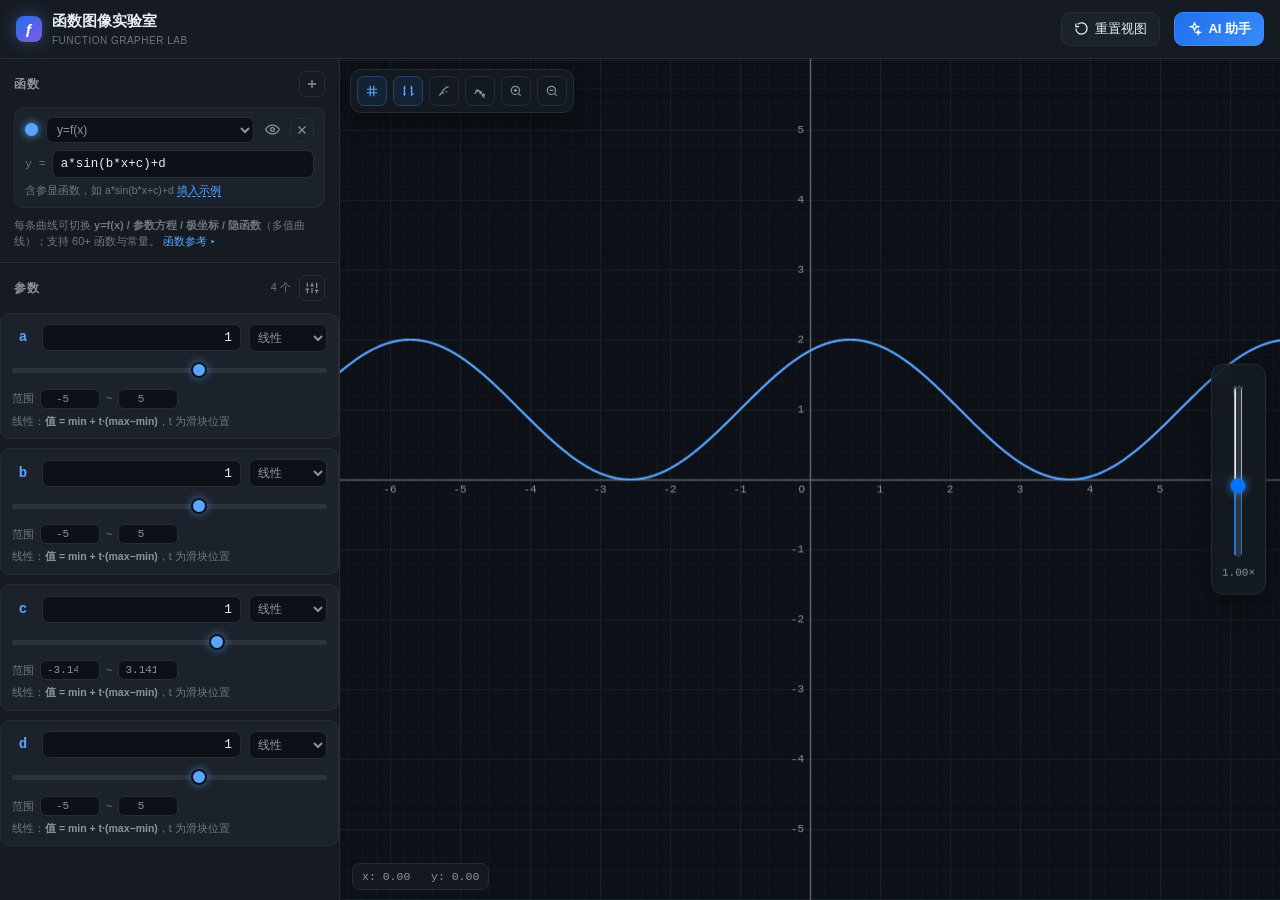
<file: function-grapher/index.html>
<!DOCTYPE html>
<html lang="zh-CN">
<head>
<meta charset="UTF-8">
<meta name="viewport" content="width=device-width, initial-scale=1.0, maximum-scale=3.0">
<title>函数图像实验室 · Function Grapher Lab</title>
<style>
  :root{
    --bg:#0d1117; --panel:#161b22; --panel2:#1c222b; --border:#262d38;
    --text:#e6edf3; --muted:#8b949e; --muted2:#6e7681;
    --accent:#58a6ff; --accent2:#3fb950; --warn:#d29922; --danger:#f85149;
    --grid:#182029; --grid-strong:#222c38; --axis:#5b6673;
    --shadow:0 8px 28px rgba(0,0,0,.45);
    --radius:12px;
  }
  *{box-sizing:border-box;margin:0;padding:0}
  html,body{height:100%}
  body{
    background:var(--bg); color:var(--text);
    font-family:-apple-system,BlinkMacSystemFont,"Segoe UI","PingFang SC","Hiragino Sans GB","Microsoft YaHei",sans-serif;
    font-size:14px; line-height:1.5; overflow:hidden;
    -webkit-font-smoothing:antialiased;
  }
  ::-webkit-scrollbar{width:10px;height:10px}
  ::-webkit-scrollbar-thumb{background:#2b333d;border-radius:6px;border:2px solid var(--panel)}
  ::-webkit-scrollbar-thumb:hover{background:#3a444f}
  ::-webkit-scrollbar-track{background:transparent}

  #app{display:flex;flex-direction:column;height:100vh;height:100dvh}

  /* ---------- header ---------- */
  header{
    display:flex;align-items:center;gap:14px;
    padding:10px 16px;background:var(--panel);border-bottom:1px solid var(--border);
    flex:0 0 auto;z-index:20;
  }
  .brand{display:flex;align-items:center;gap:10px;font-weight:700;font-size:15px;white-space:nowrap}
  .brand .dot{
    width:26px;height:26px;border-radius:8px;display:grid;place-items:center;
    background:linear-gradient(135deg,#1f6feb,#8957e5);color:#fff;font-size:15px;font-weight:800;
    box-shadow:0 0 18px rgba(88,166,255,.35);
  }
  .brand small{display:block;font-weight:400;font-size:10px;color:var(--muted2);letter-spacing:.5px}
  .spacer{flex:1}
  .hbtn{
    display:inline-flex;align-items:center;gap:6px;background:var(--panel2);border:1px solid var(--border);
    color:var(--text);padding:7px 12px;border-radius:9px;cursor:pointer;font-size:13px;
    transition:.15s;white-space:nowrap;
  }
  .hbtn:hover{border-color:#3b4552;background:#222a34}
  .hbtn.primary{background:linear-gradient(135deg,#1f6feb,#388bfd);border-color:#388bfd;color:#fff;font-weight:600}
  .hbtn.primary:hover{filter:brightness(1.1)}
  .hbtn svg{width:15px;height:15px;display:block}

  /* ---------- layout ---------- */
  #main{flex:1;display:flex;min-height:0;position:relative}
  #side{
    width:340px;flex:0 0 340px;background:var(--panel);border-right:1px solid var(--border);
    display:flex;flex-direction:column;min-height:0;transition:margin-left .25s;
  }
  #side.collapsed{margin-left:-340px}
  #stage{flex:1;position:relative;min-width:0;background:var(--bg);display:flex;flex-direction:column}
  #canvasWrap{flex:1;position:relative;min-height:0;overflow:hidden;cursor:grab}
  #canvasWrap.dragging{cursor:grabbing}
  #cv{display:block;width:100%;height:100%;touch-action:none}

  /* ---------- side panel ---------- */
  .sec{padding:12px 14px;border-bottom:1px solid var(--border)}
  .sec-head{display:flex;align-items:center;justify-content:space-between;margin-bottom:10px}
  .sec-title{font-size:12px;font-weight:700;letter-spacing:.6px;color:var(--muted);text-transform:uppercase}
  .mini{font-size:11px;color:var(--muted2)}
  .iconbtn{
    background:transparent;border:1px solid var(--border);color:var(--muted);width:26px;height:26px;
    border-radius:7px;cursor:pointer;display:grid;place-items:center;transition:.15s;flex:0 0 auto;
  }
  .iconbtn:hover{color:var(--text);border-color:#3b4552;background:#222a34}
  .iconbtn.danger:hover{color:var(--danger);border-color:#5d2b2b;background:#2a1b1b}
  .iconbtn svg{width:14px;height:14px}

  /* function item */
  .fnitem{background:var(--panel2);border:1px solid var(--border);border-radius:10px;padding:9px 10px;margin-bottom:9px}
  .fnrow{display:flex;align-items:center;gap:8px;margin-bottom:7px}
  .fnrow .swatch{width:13px;height:13px;border-radius:50%;flex:0 0 auto;box-shadow:0 0 8px currentColor}
  .fnrow .ftype{
    flex:1;background:var(--bg);border:1px solid var(--border);color:var(--muted);border-radius:7px;
    padding:4px 6px;font-size:12px;cursor:pointer;min-width:0;
  }
  .fnrow .ftype:focus{outline:none;border-color:var(--accent)}
  .fnrow .eye{cursor:pointer;color:var(--muted);flex:0 0 auto;display:grid;place-items:center;width:20px}
  .fnrow .eye svg{width:15px;height:15px}
  .fnrow2{display:flex;align-items:center;gap:6px;margin-bottom:5px}
  .fnrow2 .lbl{font-family:"SF Mono",monospace;font-size:11.5px;color:var(--muted2);flex:0 0 auto;white-space:nowrap}
  .fnrow2 input.fexpr,.fnrow2 input.fexpr2{
    flex:1;background:var(--bg);border:1px solid var(--border);color:var(--text);
    padding:6px 8px;border-radius:7px;font-family:"SF Mono",ui-monospace,Consolas,monospace;font-size:12.5px;min-width:0;
  }
  .fnrow2 input.fexpr:focus,.fnrow2 input.fexpr2:focus{outline:none;border-color:var(--accent);box-shadow:0 0 0 2px rgba(88,166,255,.18)}
  .fnrow2 input.fexpr.err{border-color:var(--danger)}
  .fnrow2 input.ftmin,.fnrow2 input.ftmax{
    width:66px;background:var(--bg);border:1px solid var(--border);color:var(--muted);border-radius:6px;
    padding:4px 6px;font-size:11px;font-family:"SF Mono",monospace;text-align:center;flex:0 0 auto;
  }
  .fnrow2 input.ftmin:focus,.fnrow2 input.ftmax:focus{outline:none;border-color:var(--accent);color:var(--text)}
  .fnhint{font-size:10.5px;color:var(--muted2);line-height:1.45;margin-top:2px}
  .fnhint .useeg{color:var(--accent);text-decoration:none;border-bottom:1px dashed currentColor;cursor:pointer;white-space:nowrap}
  .fnhint .useeg:hover{color:#79c0ff}

  /* param card */
  #paramList{overflow-y:auto;flex:1;min-height:0}
  .pcard{
    background:var(--panel2);border:1px solid var(--border);border-radius:10px;padding:10px 11px;margin-bottom:9px;
  }
  .pcard-top{display:flex;align-items:center;gap:8px;margin-bottom:8px}
  .pname{
    font-family:"SF Mono",ui-monospace,Consolas,monospace;font-size:14px;font-weight:700;color:var(--accent);
    width:22px;text-align:center;
  }
  .pval{
    flex:1;background:var(--bg);border:1px solid var(--border);color:var(--text);padding:5px 8px;border-radius:7px;
    font-family:"SF Mono",ui-monospace,Consolas,monospace;font-size:13px;text-align:right;min-width:0;
  }
  .pval:focus{outline:none;border-color:var(--accent)}
  .pmode{
    background:var(--bg);border:1px solid var(--border);color:var(--muted);border-radius:7px;padding:5px 4px;
    font-size:12px;cursor:pointer;
  }
  .pmode:focus{outline:none;border-color:var(--accent)}
  input[type=range]{
    -webkit-appearance:none;appearance:none;width:100%;height:22px;background:transparent;cursor:pointer;display:block;
  }
  input[type=range]::-webkit-slider-runnable-track{height:5px;border-radius:4px;background:#2b333d}
  input[type=range]::-webkit-slider-thumb{
    -webkit-appearance:none;width:16px;height:16px;border-radius:50%;background:var(--accent);
    margin-top:-6px;box-shadow:0 0 8px rgba(88,166,255,.6);border:2px solid #0d1117;
  }
  input[type=range]::-moz-range-track{height:5px;border-radius:4px;background:#2b333d}
  input[type=range]::-moz-range-thumb{width:16px;height:16px;border:2px solid #0d1117;border-radius:50%;background:var(--accent)}
  input[type=range].exp::-webkit-slider-thumb{background:#a371f7;box-shadow:0 0 8px rgba(163,113,247,.6)}
  input[type=range].exp::-moz-range-thumb{background:#a371f7}
  input[type=range].custom::-webkit-slider-thumb{background:#db61a2;box-shadow:0 0 8px rgba(219,97,162,.6)}
  input[type=range].custom::-moz-range-thumb{background:#db61a2}
  .pmeta{display:flex;align-items:center;gap:6px;margin-top:7px;font-size:11px;color:var(--muted2)}
  .pmeta input{
    width:60px;background:var(--bg);border:1px solid var(--border);color:var(--muted);border-radius:6px;
    padding:3px 6px;font-size:11px;font-family:"SF Mono",monospace;text-align:center;
  }
  .pmeta input:focus{outline:none;border-color:var(--accent);color:var(--text)}
  .pmeta .lbl{white-space:nowrap}
  .pcustom{display:flex;align-items:center;gap:6px;margin-top:7px}
  .pcustom input{
    flex:1;background:var(--bg);border:1px solid var(--border);color:var(--text);border-radius:7px;
    padding:5px 8px;font-family:"SF Mono",monospace;font-size:12px;min-width:0;
  }
  .pcustom input:focus{outline:none;border-color:#db61a2}
  .pcustom .t{color:var(--muted2);font-family:"SF Mono",monospace;font-size:12px}
  .pmode-hint{font-size:10.5px;color:var(--muted2);margin-top:5px;line-height:1.4}
  .pmode-hint b{color:var(--muted)}

  /* ---------- stage toolbar / zoom ---------- */
  #toolbar{
    position:absolute;top:10px;left:10px;display:flex;gap:6px;z-index:5;
    background:rgba(22,27,34,.86);backdrop-filter:blur(8px);border:1px solid var(--border);
    padding:6px;border-radius:11px;box-shadow:var(--shadow);
  }
  #toolbar .iconbtn{width:30px;height:30px}
  #toolbar .iconbtn.on{color:var(--accent);border-color:#26436b;background:#132235}
  .coord{
    position:absolute;bottom:10px;left:12px;z-index:5;font-family:"SF Mono",monospace;font-size:11.5px;
    color:var(--muted);background:rgba(22,27,34,.8);padding:4px 9px;border-radius:8px;border:1px solid var(--border);
    pointer-events:none;
  }
  #zoombar{
    position:absolute;right:14px;top:50%;transform:translateY(-50%);z-index:5;
    display:flex;flex-direction:column;align-items:center;gap:8px;
    background:rgba(22,27,34,.86);backdrop-filter:blur(8px);border:1px solid var(--border);
    padding:12px 10px;border-radius:12px;box-shadow:var(--shadow);
  }
  #zoombar .zlabel{font-size:10px;color:var(--muted2);writing-mode:vertical-lr;letter-spacing:1px}
  #zoomSlider{
    -webkit-appearance:slider-vertical;writing-mode:vertical-lr;direction:rtl;
    width:22px;height:170px;background:transparent;cursor:pointer;
  }
  #zoomSlider::-webkit-slider-runnable-track{width:5px;border-radius:4px;background:#2b333d}
  #zoomSlider::-webkit-slider-thumb{
    -webkit-appearance:none;width:16px;height:16px;border-radius:50%;background:var(--accent);
    margin-left:-5.5px;box-shadow:0 0 8px rgba(88,166,255,.6);border:2px solid #0d1117;
  }
  #zoomVal{font-family:"SF Mono",monospace;font-size:11px;color:var(--muted)}

  /* ---------- 轨迹面板 ---------- */
  .floatpanel{
    position:absolute;top:10px;right:60px;z-index:6;width:280px;max-height:calc(100% - 20px);
    background:rgba(22,27,34,.96);backdrop-filter:blur(10px);border:1px solid var(--border);
    border-radius:12px;box-shadow:var(--shadow);overflow:hidden;display:none;flex-direction:column;
  }
  .floatpanel.show{display:flex}
  .fp-head{display:flex;align-items:center;gap:8px;padding:10px 12px;border-bottom:1px solid var(--border);font-weight:700;font-size:13px}
  .fp-body{padding:12px;overflow-y:auto;display:flex;flex-direction:column;gap:11px}
  .fp-row{display:flex;align-items:center;gap:8px}
  .fp-row label{font-size:11.5px;color:var(--muted);flex:0 0 auto;min-width:52px}
  .fp-row input[type=number],.fp-row input[type=text],.fp-row select{
    flex:1;background:var(--bg);border:1px solid var(--border);color:var(--text);border-radius:7px;
    padding:5px 8px;font-size:12.5px;min-width:0;font-family:inherit;
  }
  .fp-row input:focus,.fp-row select:focus{outline:none;border-color:var(--accent)}
  .fp-sub{font-size:10.5px;color:var(--muted2);line-height:1.55}
  .fp-sub b{color:var(--muted)}
  .seg{display:flex;border:1px solid var(--border);border-radius:8px;overflow:hidden}
  .seg button{
    flex:1;background:transparent;border:none;color:var(--muted);padding:6px 4px;font-size:12px;cursor:pointer;
    border-right:1px solid var(--border);transition:.15s;
  }
  .seg button:last-child{border-right:none}
  .seg button.on{background:#132235;color:var(--accent)}
  .seg button:hover{background:#1b232e;color:var(--text)}
  .trace-badge{
    display:inline-flex;align-items:center;gap:4px;font-size:10px;color:#3fb950;background:#0f2417;
    border:1px solid #1f4a2e;border-radius:20px;padding:2px 8px;margin-left:6px;
  }

  /* ---------- AI panel ---------- */
  #ai{
    width:400px;flex:0 0 400px;background:var(--panel);border-left:1px solid var(--border);
    display:flex;flex-direction:column;min-height:0;transition:margin-right .25s;
  }
  #ai.collapsed{margin-right:-400px}
  #ai .aihead{padding:12px 14px;border-bottom:1px solid var(--border);display:flex;align-items:center;gap:9px}
  #ai .aihead .avatar{
    width:28px;height:28px;border-radius:9px;display:grid;place-items:center;font-size:15px;
    background:linear-gradient(135deg,#8957e5,#1f6feb);flex:0 0 auto;
  }
  #ai .aihead .t1{font-weight:700;font-size:14px}
  #ai .aihead .t2{font-size:11px;color:var(--muted2)}
  #msgs{flex:1;overflow-y:auto;padding:14px;display:flex;flex-direction:column;gap:12px;min-height:0}
  .msg{display:flex;flex-direction:column;max-width:100%}
  .msg .bubble{
    padding:10px 13px;border-radius:12px;font-size:13.5px;line-height:1.62;word-break:break-word;
    white-space:pre-wrap;
  }
  .msg.me{align-items:flex-end}
  .msg.me .bubble{background:linear-gradient(135deg,#1f6feb,#388bfd);color:#fff;border-bottom-right-radius:4px}
  .msg.ai .bubble{background:var(--panel2);border:1px solid var(--border);border-bottom-left-radius:4px}
  .msg .bubble b{color:#fff}
  .msg.ai .bubble b{color:var(--accent)}
  .msg .bubble code{background:#0b0f14;padding:1px 5px;border-radius:4px;font-family:"SF Mono",monospace;font-size:12.5px}
  .msg .bubble pre{
    background:#0b0f14;border:1px solid var(--border);border-radius:8px;padding:9px 11px;overflow-x:auto;
    margin:6px 0;font-family:"SF Mono",monospace;font-size:12.5px;white-space:pre;
  }
  .msg.ai .cot{margin:0 0 9px}
  .msg.ai .cot summary{
    cursor:pointer;font-size:12px;color:var(--muted);user-select:none;list-style:none;
    padding:4px 8px;border:1px dashed #30363d;border-radius:7px;display:inline-block;
  }
  .msg.ai .cot summary::-webkit-details-marker{display:none}
  .msg.ai .cot summary:hover{color:var(--text);border-color:#4a5563}
  .msg.ai .cot[open] summary{border-style:solid;color:var(--accent);border-color:#26436b;margin-bottom:6px}
  .msg.ai .cot-body{
    font-size:12px;color:var(--muted);white-space:pre-wrap;max-height:280px;overflow-y:auto;
    background:#0b0f14;border:1px solid var(--border);border-radius:8px;padding:9px 11px;line-height:1.6;
    border-left:2px solid #8957e5;
  }
  .applybtn{
    align-self:flex-start;margin-top:7px;background:#132235;border:1px solid #26436b;color:var(--accent);
    padding:5px 11px;border-radius:8px;font-size:12px;cursor:pointer;transition:.15s;
  }
  .applybtn:hover{background:#18304d}
  .aifoot{padding:12px 14px;border-top:1px solid var(--border)}
  #aiInput{
    width:100%;background:var(--bg);border:1px solid var(--border);color:var(--text);border-radius:10px;
    padding:10px 12px;font-size:13.5px;resize:none;max-height:130px;min-height:44px;font-family:inherit;line-height:1.5;
  }
  #aiInput:focus{outline:none;border-color:var(--accent);box-shadow:0 0 0 2px rgba(88,166,255,.16)}
  .airow{display:flex;gap:8px;align-items:center;margin-top:9px}
  .chips{display:flex;gap:6px;flex-wrap:wrap;margin-bottom:9px}
  .chip{
    background:var(--panel2);border:1px solid var(--border);color:var(--muted);border-radius:20px;
    padding:5px 11px;font-size:12px;cursor:pointer;transition:.15s;white-space:nowrap;
  }
  .chip:hover{color:var(--text);border-color:#3b4552;background:#222a34}
  .sendbtn{
    background:linear-gradient(135deg,#8957e5,#1f6feb);border:none;color:#fff;width:38px;height:38px;
    border-radius:10px;cursor:pointer;display:grid;place-items:center;flex:0 0 auto;transition:.15s;
  }
  .sendbtn:hover{filter:brightness(1.12)}
  .sendbtn:disabled{opacity:.45;cursor:not-allowed;filter:none}
  .sendbtn svg{width:17px;height:17px}
  .typing{display:inline-flex;gap:4px;align-items:center;height:16px}
  .typing i{width:5px;height:5px;border-radius:50%;background:var(--muted);animation:blink 1.2s infinite}
  .typing i:nth-child(2){animation-delay:.2s}.typing i:nth-child(3){animation-delay:.4s}
  @keyframes blink{0%,60%,100%{opacity:.25}30%{opacity:1}}

  /* ---------- settings / modal ---------- */
  .modal-bg{
    position:fixed;inset:0;background:rgba(0,0,0,.6);backdrop-filter:blur(3px);z-index:100;
    display:none;place-items:center;padding:20px;
  }
  .modal-bg.show{display:grid}
  .modal{
    background:var(--panel);border:1px solid var(--border);border-radius:var(--radius);width:100%;max-width:460px;
    box-shadow:var(--shadow);overflow:hidden;max-height:90vh;display:flex;flex-direction:column;
  }
  .modal h3{padding:15px 18px;border-bottom:1px solid var(--border);font-size:15px;display:flex;align-items:center;gap:8px}
  .modal .body{padding:18px;overflow-y:auto}
  .field{margin-bottom:14px}
  .field label{display:block;font-size:12px;color:var(--muted);margin-bottom:6px;font-weight:600}
  .field input,.field select{
    width:100%;background:var(--bg);border:1px solid var(--border);color:var(--text);border-radius:9px;
    padding:9px 11px;font-size:13.5px;font-family:inherit;
  }
  .field input:focus,.field select:focus{outline:none;border-color:var(--accent)}
  .field .hint{font-size:11px;color:var(--muted2);margin-top:5px;line-height:1.5}
  .modal .foot{padding:14px 18px;border-top:1px solid var(--border);display:flex;gap:9px;justify-content:flex-end}
  .toast{
    position:fixed;bottom:22px;left:50%;transform:translateX(-50%) translateY(20px);z-index:200;
    background:#1f2733;border:1px solid var(--border);color:var(--text);padding:10px 18px;border-radius:10px;
    box-shadow:var(--shadow);font-size:13px;opacity:0;transition:.25s;pointer-events:none;max-width:90vw;
  }
  .toast.show{opacity:1;transform:translateX(-50%) translateY(0)}
  .toast.err{border-color:#5d2b2b;background:#2a1b1b}
  .toast.ok{border-color:#2b5d38;background:#152a1e}

  .empty{color:var(--muted2);font-size:12.5px;text-align:center;padding:20px 10px;line-height:1.7}
  kbd{background:var(--bg);border:1px solid var(--border);border-bottom-width:2px;border-radius:5px;padding:1px 6px;font-size:11px;font-family:inherit}

  #sideToggle{display:none}
  @media (max-width:900px){
    #side{position:absolute;inset:0 auto 0 0;z-index:30;box-shadow:var(--shadow)}
    #side.collapsed{margin-left:-340px}
    #ai{position:absolute;inset:0 0 0 auto;z-index:30;box-shadow:var(--shadow);width:min(400px,92vw);flex-basis:auto}
    #ai.collapsed{margin-right:calc(-1 * min(400px,92vw))}
    #sideToggle{display:inline-flex}
    .brand small{display:none}
  }
</style>
</head>
<body>
<div id="app">
  <header>
    <button class="hbtn" id="sideToggle" title="参数面板">
      <svg viewBox="0 0 24 24" fill="none" stroke="currentColor" stroke-width="2"><path d="M3 6h18M3 12h18M3 18h18"/></svg>
    </button>
    <div class="brand">
      <div class="dot">ƒ</div>
      <div>函数图像实验室<small>FUNCTION GRAPHER LAB</small></div>
    </div>
    <div class="spacer"></div>
    <button class="hbtn" id="resetBtn" title="重置视图">
      <svg viewBox="0 0 24 24" fill="none" stroke="currentColor" stroke-width="2"><path d="M3 12a9 9 0 1 0 3-6.7M3 4v5h5"/></svg>
      <span>重置视图</span>
    </button>
    <button class="hbtn primary" id="aiToggle">
      <svg viewBox="0 0 24 24" fill="none" stroke="currentColor" stroke-width="2"><path d="M12 3l1.8 4.7L18.5 9l-4.7 1.8L12 15l-1.8-4.2L5.5 9l4.7-1.3L12 3zM18 15l.9 2.3 2.3.7-2.3.9-.9 2.3-.9-2.3-2.3-.9 2.3-.7.9-2.3z"/></svg>
      <span>AI 助手</span>
    </button>
  </header>

  <div id="main">
    <aside id="side">
      <div class="sec">
        <div class="sec-head">
          <div class="sec-title">函数</div>
          <button class="iconbtn" id="addFn" title="添加函数">
            <svg viewBox="0 0 24 24" fill="none" stroke="currentColor" stroke-width="2.2"><path d="M12 5v14M5 12h14"/></svg>
          </button>
        </div>
        <div id="fnList"></div>
        <div class="mini" style="margin-top:2px">每条曲线可切换 <b>y=f(x) / 参数方程 / 极坐标 / 隐函数</b>（多值曲线）；支持 60+ 函数与常量。
          <a href="javascript:void(0)" id="fnHelp" style="color:var(--accent);text-decoration:none">函数参考 ▸</a></div>
      </div>
      <div class="sec" style="padding-bottom:6px;border-bottom:none">
        <div class="sec-head" style="margin-bottom:6px">
          <div class="sec-title">参数</div>
          <div style="display:flex;align-items:center;gap:8px">
            <div class="mini" id="paramCount"></div>
            <button class="iconbtn" id="batchRange" title="一键设置所有参数上下限">
              <svg viewBox="0 0 24 24" fill="none" stroke="currentColor" stroke-width="2"><path d="M4 21v-7M4 10V3M12 21v-9M12 8V3M20 21v-5M20 12V3M1 14h6M9 8h6M17 16h6"/></svg>
            </button>
          </div>
        </div>
      </div>
      <div id="paramList"><div class="empty">在函数中输入形如 a·sin(b·x+c)+d 的表达式，<br>含字母的参数会自动出现在这里。</div></div>
    </aside>

    <section id="stage">
      <div id="canvasWrap">
        <canvas id="cv"></canvas>
        <div id="toolbar">
          <button class="iconbtn on" id="btnGrid" title="网格">
            <svg viewBox="0 0 24 24" fill="none" stroke="currentColor" stroke-width="2"><path d="M3 9h18M3 15h18M9 3v18M15 3v18"/></svg>
          </button>
          <button class="iconbtn on" id="btnTicks" title="刻度">
            <svg viewBox="0 0 24 24" fill="none" stroke="currentColor" stroke-width="2"><path d="M6 3v18M4 7h4M4 12h2M4 17h4M18 3v18M16 7h4M18 12h2M18 17h4"/></svg>
          </button>
          <button class="iconbtn" id="btnDeriv" title="切线/导数">
            <svg viewBox="0 0 24 24" fill="none" stroke="currentColor" stroke-width="2"><path d="M4 19c4 0 6-14 16-14"/><path d="M4 19l16-8" stroke-dasharray="3 3"/></svg>
          </button>
          <button class="iconbtn" id="btnTrace" title="轨迹模式（扫参 → 点轨迹 / 面轨迹）">
            <svg viewBox="0 0 24 24" fill="none" stroke="currentColor" stroke-width="2"><path d="M3 17c4-8 8-8 12 0s6 8 6 8"/><circle cx="7" cy="11.5" r="1.6"/><circle cx="13" cy="14.5" r="1.6"/><circle cx="18" cy="19" r="1.6"/></svg>
          </button>
          <button class="iconbtn" id="btnZoomIn" title="放大">
            <svg viewBox="0 0 24 24" fill="none" stroke="currentColor" stroke-width="2"><circle cx="11" cy="11" r="7"/><path d="M11 8v6M8 11h6M20 20l-3.5-3.5"/></svg>
          </button>
          <button class="iconbtn" id="btnZoomOut" title="缩小">
            <svg viewBox="0 0 24 24" fill="none" stroke="currentColor" stroke-width="2"><circle cx="11" cy="11" r="7"/><path d="M8 11h6M20 20l-3.5-3.5"/></svg>
          </button>
        </div>
        <div id="zoombar">
          <div class="zlabel">缩放</div>
          <input type="range" id="zoomSlider" min="0" max="1000" value="500">
          <div id="zoomVal">1.0×</div>
        </div>

        <div id="tracePanel" class="floatpanel">
          <div class="fp-head">
            <svg viewBox="0 0 24 24" fill="none" stroke="currentColor" stroke-width="2" style="width:15px;height:15px"><path d="M3 17c4-8 8-8 12 0s6 8 6 8"/><circle cx="7" cy="11.5" r="1.6"/><circle cx="13" cy="14.5" r="1.6"/><circle cx="18" cy="19" r="1.6"/></svg>
            轨迹模式
            <div class="spacer"></div>
            <button class="iconbtn" id="traceClose" style="width:24px;height:24px" title="关闭">
              <svg viewBox="0 0 24 24" fill="none" stroke="currentColor" stroke-width="2"><path d="M6 6l12 12M18 6L6 18"/></svg>
            </button>
          </div>
          <div class="fp-body">
            <div class="fp-row">
              <label>扫参</label>
              <select id="traceParam"></select>
            </div>
            <div>
              <div class="fp-row" style="margin-bottom:2px"><label>起点</label><input id="traceStart" type="number" step="any"></div>
              <input type="range" id="traceStartR" min="0" max="1000" value="0">
            </div>
            <div>
              <div class="fp-row" style="margin-bottom:2px"><label>终点</label><input id="traceEnd" type="number" step="any"></div>
              <input type="range" id="traceEndR" min="0" max="1000" value="1000">
            </div>
            <div class="fp-row">
              <label>步数</label>
              <input id="traceSteps" type="number" min="4" max="240" value="48">
            </div>
            <div>
              <div class="fp-row" style="margin-bottom:5px"><label>显示</label></div>
              <div class="seg" id="traceKindSeg">
                <button data-k="area" class="on">面轨迹</button>
                <button data-k="point">点轨迹</button>
                <button data-k="both">两者</button>
              </div>
            </div>
            <div id="tracePointWrap">
              <div class="fp-row" style="margin-bottom:5px">
                <label>追踪点</label>
                <select id="tracePointType">
                  <option value="extremum">极值点</option>
                  <option value="zero">零点</option>
                  <option value="fixed">定点 x₀</option>
                </select>
              </div>
              <div class="fp-row" id="traceX0Row" style="display:none">
                <label>x₀</label><input id="traceX0" type="number" step="any" value="0">
              </div>
            </div>
            <div class="fp-row">
              <label>颜色</label>
              <input type="color" id="traceColor" value="#f0883e" style="flex:0 0 44px;height:26px;padding:0;border:1px solid var(--border);border-radius:6px;background:var(--bg)">
              <label style="min-width:auto">面透明度</label>
              <input id="traceAlpha" type="range" min="0.05" max="0.6" step="0.01" value="0.22" style="flex:1">
            </div>
            <div class="fp-row">
              <label>时长ms</label>
              <input id="traceDur" type="number" min="600" max="30000" step="200" value="4000">
              <label style="min-width:auto;display:flex;align-items:center;gap:5px">
                <input type="checkbox" id="tracePingpong" checked style="width:auto;flex:0 0 auto">往返
              </label>
            </div>
            <div class="fp-row">
              <button class="hbtn primary" id="animPlay" style="flex:1;justify-content:center">▶ 动态演示</button>
              <button class="hbtn" id="animStop" style="flex:1;justify-content:center">⏹ 停止</button>
            </div>
            <div class="fp-sub">让选定参数在「起点 → 终点」间连续变化：画出曲线族扫过的<b>面轨迹</b>（区域），以及某特征点随参数移动形成的<b>点轨迹</b>（曲线）。起终点可直接拖动滑条或输入数值。</div>
          </div>
        </div>

        <div class="coord" id="coord">x: 0.00 &nbsp; y: 0.00</div>
      </div>
    </section>

    <aside id="ai" class="collapsed">
      <div class="aihead">
        <div class="avatar">🤖</div>
        <div style="flex:1">
          <div class="t1">AI 数学助手</div>
          <div class="t2" id="aiStatus">未配置 API — 点击 ⚙ 设置</div>
        </div>
        <button class="iconbtn" id="aiSettings" title="设置 API">
          <svg viewBox="0 0 24 24" fill="none" stroke="currentColor" stroke-width="2"><circle cx="12" cy="12" r="3"/><path d="M19.4 15a1.7 1.7 0 0 0 .3 1.9l.1.1a2 2 0 1 1-2.8 2.8l-.1-.1a1.7 1.7 0 0 0-1.9-.3 1.7 1.7 0 0 0-1 1.5V21a2 2 0 1 1-4 0v-.1a1.7 1.7 0 0 0-1-1.6 1.7 1.7 0 0 0-1.9.3l-.1.1a2 2 0 1 1-2.8-2.8l.1-.1a1.7 1.7 0 0 0 .3-1.9 1.7 1.7 0 0 0-1.5-1H3a2 2 0 1 1 0-4h.1a1.7 1.7 0 0 0 1.6-1 1.7 1.7 0 0 0-.3-1.9l-.1-.1a2 2 0 1 1 2.8-2.8l.1.1a1.7 1.7 0 0 0 1.9.3h.1a1.7 1.7 0 0 0 1-1.5V3a2 2 0 1 1 4 0v.1a1.7 1.7 0 0 0 1 1.5 1.7 1.7 0 0 0 1.9-.3l.1-.1a2 2 0 1 1 2.8 2.8l-.1.1a1.7 1.7 0 0 0-.3 1.9v.1a1.7 1.7 0 0 0 1.5 1H21a2 2 0 1 1 0 4h-.1a1.7 1.7 0 0 0-1.5 1z"/></svg>
        </button>
        <button class="iconbtn" id="aiClose" title="关闭">
          <svg viewBox="0 0 24 24" fill="none" stroke="currentColor" stroke-width="2"><path d="M6 6l12 12M18 6L6 18"/></svg>
        </button>
      </div>
      <div id="msgs"></div>
      <div class="aifoot">
        <div class="chips" id="aiChips">
          <div class="chip" data-q="解释当前函数的主要性质（定义域、值域、周期、单调性、渐近线）">分析当前函数</div>
          <div class="chip" data-q="给出一个能展示振幅、频率、相位变化的含参正弦函数表达式">含参正弦函数</div>
          <div class="chip" data-q="把参数 a 调到 2，并把所有参数的范围设为 -5 到 5">调整参数（实时控制）</div>
          <div class="chip" data-q="讲解轨迹模式，并让参数 a 从 -2 扫到 2 显示面轨迹">演示轨迹</div>
          <div class="chip" data-q="播放动态演示：让参数 a 从 -3 到 3 往返变化">动态演示</div>
          <div class="chip" data-q="画一个单位圆和一条心形线（多值曲线）">多值曲线</div>
        </div>
        <textarea id="aiInput" rows="1" placeholder="问问我关于函数与图像的问题…（Enter 发送，Shift+Enter 换行）"></textarea>
        <div class="airow">
          <div class="mini" style="flex:1">Enter 发送 · 可让 AI 生成表达式并一键应用</div>
          <button class="sendbtn" id="aiSend" title="发送">
            <svg viewBox="0 0 24 24" fill="none" stroke="currentColor" stroke-width="2"><path d="M4 12l16-8-6 8 6 8-16-8z"/></svg>
          </button>
        </div>
      </div>
    </aside>
  </div>
</div>

<div class="modal-bg" id="setModal">
  <div class="modal">
    <h3>⚙ AI 助手设置</h3>
    <div class="body">
      <div class="field">
        <label>API 地址（OpenAI 兼容）</label>
        <input id="cfgBase" placeholder="https://api.deepseek.com" autocomplete="off">
        <div class="hint">默认 DeepSeek 官方接口（已支持浏览器直连）。也可填入其它 OpenAI 兼容服务。</div>
      </div>
      <div class="field">
        <label>API Key</label>
        <input id="cfgKey" type="password" placeholder="sk-..." autocomplete="off">
        <div class="hint">Key 仅保存在你这台设备的浏览器本地（localStorage），不会上传到任何第三方服务器。留空则 AI 助手使用内置的离线问答。</div>
      </div>
      <div class="field">
        <label>模型</label>
        <input id="cfgModel" placeholder="deepseek-flash" autocomplete="off" list="modelList">
        <datalist id="modelList">
          <option value="deepseek-flash">DeepSeek V4.1 Flash（默认 · 推理模型）</option>
          <option value="deepseek-v4-pro">DeepSeek V4 Pro（深度推理）</option>
        </datalist>
        <div class="hint">默认 deepseek-flash（V4.1 Flash）。推理模型会返回「思维链」，可在回复中展开查看。</div>
      </div>
    </div>
    <div class="foot">
      <button class="hbtn" id="cfgCancel">取消</button>
      <button class="hbtn primary" id="cfgSave">保存</button>
    </div>
  </div>
</div>

<div class="modal-bg" id="rangeModal">
  <div class="modal">
    <h3>🔧 一键设置所有参数上下限</h3>
    <div class="body">
      <div class="field">
        <label>下限（最小值）</label>
        <input id="rangeMin" type="number" step="any" placeholder="-5">
      </div>
      <div class="field">
        <label>上限（最大值）</label>
        <input id="rangeMax" type="number" step="any" placeholder="5">
      </div>
      <div class="field" style="margin-bottom:8px">
        <label>快捷区间</label>
        <div class="chips" style="margin-bottom:0">
          <span class="chip" data-r="-5,5">−5 ~ 5</span>
          <span class="chip" data-r="-1,1">−1 ~ 1</span>
          <span class="chip" data-r="0,10">0 ~ 10</span>
          <span class="chip" data-r="0.1,10">0.1 ~ 10（指数友好）</span>
          <span class="chip" data-r="-10,10">−10 ~ 10</span>
        </div>
      </div>
      <div class="hint" style="margin-bottom:10px">将把所有参数的拖动范围统一设为该区间；当前值超出新范围的会被裁剪到边界。</div>
      <div id="rangePreview" class="mini" style="line-height:1.9"></div>
    </div>
    <div class="foot">
      <button class="hbtn" id="rangeCancel">取消</button>
      <button class="hbtn primary" id="rangeApply">应用到全部参数</button>
    </div>
  </div>
</div>

<div class="modal-bg" id="fnHelpModal">
  <div class="modal">
    <h3>🧮 函数参考</h3>
    <div class="body" style="font-size:13px;line-height:1.95">
      <p style="margin-bottom:10px;color:var(--muted)">自变量固定为 <b style="color:var(--text)">x</b>；形如 <code style="color:#58a6ff">a*sin(b*x+c)+d</code> 里的 a,b,c,d 会自动成为可拖动的参数。</p>
      <div><b>三角</b>：sin cos tan · cot sec csc · asin acos atan（或 arcsin arccos arctan）</div>
      <div><b>双曲</b>：sinh cosh tanh · asinh acosh atanh</div>
      <div><b>指数对数</b>：exp · ln（自然对数） · lg / log10（常用对数） · log2 · log(b,x)（以 b 为底）</div>
      <div><b>幂与根</b>：sqrt cbrt nthroot(x,n) · ^（如 x^3）</div>
      <div><b>取整与符号</b>：abs sign floor ceil round trunc frac</div>
      <div><b>其它</b>：mod(a,b) · min max clamp · pow hypot · gamma Γ(x) · fact 阶乘 · step 阶跃 · heaviside · sinc · erf</div>
      <div><b>常量</b>：PI（π） · E · TAU（2π） · phi（黄金比）</div>
      <div><b>分段函数</b>：用三元表达式，如 <code>x&gt;0?x:-x</code> 或 <code>x&lt;1?x:x^2</code></div>
      <div><b>隐式乘法</b>：<code>2x</code>、<code>3sin(x)</code>、<code>(x+1)(x-1)</code> 都可直接写</div>
      <div style="margin-top:10px;padding-top:10px;border-top:1px solid var(--border)">
        <b style="color:var(--accent)">曲线类型（多值曲线）</b>：每条曲线左上角可切换 ——
        <b>y=f(x)</b>（一个 x 一个 y）；<b>参数方程</b> x(t)、y(t)；<b>极坐标</b> r(θ)（θ 用 t 表示）；<b>隐函数</b> F(x,y)=0（自动绘制等值线，可画圆、椭圆、双曲线、心形线等"一个 x 对应多个 y"的图形）。
      </div>
    </div>
    <div class="foot"><button class="hbtn primary" id="fnHelpClose">知道了</button></div>
  </div>
</div>

<div class="toast" id="toast"></div>

<script>
(function(){
  'use strict';

  /* ============================================================
   *  0. 基础工具
   * ============================================================ */
  const $ = (s, r) => (r||document).querySelector(s);
  const $$ = (s, r) => Array.from((r||document).querySelectorAll(s));
  const clamp = (v,a,b) => v<a?a:(v>b?b:v);
  // 数值 Γ 函数（Lanczos 近似），供 gamma / fact 使用
  function gammaFn(x){
    if (x < 0.5) return Math.PI / (Math.sin(Math.PI * x) * gammaFn(1 - x));
    const g = 7;
    const C = [0.99999999999980993, 676.5203681218851, -1259.1392167224028, 771.32342877765313,
      -176.61502916214059, 12.507343278686905, -0.13857109526572012, 9.9843695780195716e-6, 1.5056327351493116e-7];
    x -= 1;
    let a = C[0];
    const t = x + g + 0.5;
    for (let i = 1; i < g + 2; i++) a += C[i] / (x + i);
    return Math.sqrt(2 * Math.PI) * Math.pow(t, x + 0.5) * Math.exp(-t) * a;
  }
  // 在 Math 基础上扩展的常用函数 / 常量（面向中学与常见作图）
  const EXTRA_FUNCS = {
    e: Math.E,
    ln: x => Math.log(x), lg: x => Math.log10(x), log10: x => Math.log10(x), log2: x => Math.log2(x),
    // log(x) 单参 = 自然对数 ln(x)；log(b, x) 双参 = 以 b 为底
    log: function(a, b){ return (b === undefined) ? Math.log(a) : Math.log(b) / Math.log(a); },
    exp: x => Math.exp(x), sqrt: x => Math.sqrt(x), cbrt: x => Math.cbrt(x),
    nthroot: (x, n) => (x < 0 && Math.abs(n % 2) === 1) ? -Math.pow(-x, 1 / n) : Math.pow(x, 1 / n),
    abs: x => Math.abs(x), sign: x => Math.sign(x), sgn: x => Math.sign(x),
    floor: x => Math.floor(x), ceil: x => Math.ceil(x), round: x => Math.round(x), trunc: x => Math.trunc(x),
    frac: x => x - Math.floor(x),
    mod: (a, b) => ((a % b) + b) % b,
    clamp: (x, a, b) => Math.min(Math.max(x, a), b),
    pow: (a, b) => Math.pow(a, b), hypot: Math.hypot, atan2: Math.atan2,
    sin: x => Math.sin(x), cos: x => Math.cos(x), tan: x => Math.tan(x),
    asin: x => Math.asin(x), acos: x => Math.acos(x), atan: x => Math.atan(x),
    arcsin: x => Math.asin(x), arccos: x => Math.acos(x), arctan: x => Math.atan(x),
    sec: x => 1 / Math.cos(x), csc: x => 1 / Math.sin(x), cot: x => 1 / Math.tan(x),
    asec: x => Math.acos(1 / x), acsc: x => Math.asin(1 / x), acot: x => Math.atan(1 / x),
    sinh: x => Math.sinh(x), cosh: x => Math.cosh(x), tanh: x => Math.tanh(x),
    asinh: x => Math.asinh(x), acosh: x => Math.acosh(x), atanh: x => Math.atanh(x),
    step: x => x < 0 ? 0 : 1,
    heaviside: x => x < 0 ? 0 : (x === 0 ? 0.5 : 1),
    sinc: x => x === 0 ? 1 : Math.sin(x) / x,
    gamma: x => gammaFn(x),
    fact: x => (x >= 0 && Number.isInteger(x)) ? (function f(n){ return n <= 1 ? 1 : n * f(n - 1); })(x) : gammaFn(x + 1),
    erf: x => {
      const s = Math.sign(x), ax = Math.abs(x), t = 1 / (1 + 0.3275911 * ax);
      const y = 1 - (((((1.061405429 * t - 1.453152027) * t) + 1.421413741) * t - 0.284496736) * t + 0.254829592) * t * Math.exp(-ax * ax);
      return s * y;
    },
    PI: Math.PI, TAU: 2 * Math.PI, E: Math.E, phi: (1 + Math.sqrt(5)) / 2
  };
  const FUNC_MAP = {};
  Object.getOwnPropertyNames(Math).forEach(k => {
    if (typeof Math[k] === 'number' || typeof Math[k] === 'function') FUNC_MAP[k] = Math[k];
  });
  Object.keys(EXTRA_FUNCS).forEach(k => { FUNC_MAP[k] = EXTRA_FUNCS[k]; });
  const FUNC_NAMES = Object.keys(FUNC_MAP);
  const FUNC_VALS = FUNC_NAMES.map(k => FUNC_MAP[k]);
  const RESERVED = new Set(['x', 'y', 't', 'pi'].concat(FUNC_NAMES));

  let toastTimer = null;
  function toast(msg, kind){
    const el = $('#toast');
    el.textContent = msg;
    el.className = 'toast show' + (kind ? ' ' + kind : '');
    clearTimeout(toastTimer);
    toastTimer = setTimeout(() => { el.className = 'toast'; }, 2600);
  }
  function fmt(v, sig){
    if (!isFinite(v)) return (v>0?'∞':(v<0?'-∞':'NaN'));
    if (v === 0) return '0';
    const a = Math.abs(v);
    if (a >= 1e5 || a < 1e-4) return v.toExponential(2).replace('e+','e');
    let s = v.toPrecision(sig||4);
    if (s.indexOf('.') >= 0) s = s.replace(/0+$/,'').replace(/\.$/,'');
    return parseFloat(s).toString();
  }

  /* ============================================================
   *  1. 表达式引擎
   * ============================================================ */
  // 预处理：^ -> **，补隐式乘法
  function preprocess(expr){
    let s = String(expr || '').trim();
    if (!s) return 'NaN';
    s = s.replace(/×/g,'*').replace(/÷/g,'/').replace(/−/g,'-').replace(/√/g,'sqrt');
    s = s.replace(/\^/g, '**');
    // 数字后接字母或左括号 -> 乘
    s = s.replace(/(\d)\s*([a-zA-Z(])/g, '$1*$2');
    // 右括号后接字母/数字/左括号 -> 乘
    s = s.replace(/\)\s*([a-zA-Z0-9(])/g, ')*$1');
    // π -> PI
    s = s.replace(/π/g, 'PI');
    return s;
  }

  // 通用编译：argNames 为自变量（如 ['x'] / ['t'] / ['x','y']）
  const compileCache = new Map();
  function makeFn(expr, argNames, paramNames){
    const key = argNames.join(',') + '\u2039' + expr + '\u203a' + paramNames.join(',');
    if (compileCache.has(key)) return compileCache.get(key);
    let fn = null;
    try {
      const body = '"use strict";return (' + preprocess(expr) + ');';
      fn = new Function(...argNames, ...paramNames, ...FUNC_NAMES, body);
    } catch(e){
      fn = null;
    }
    const wrapped = fn ? ((argVals, pv) => {
      try { return fn.apply(null, argVals.concat(pv, FUNC_VALS)); }
      catch(e){ return NaN; }
    }) : null;
    compileCache.set(key, wrapped);
    return wrapped;
  }
  // 常用包装：y = f(x)
  function compileExpr(expr, paramNames){ return makeFn(expr, ['x'], paramNames); }

  const customCache = new Map();
  function evalCustom(expr, t){
    if (customCache.has(expr)) return customCache.get(expr)(t);
    let f;
    try {
      f = new Function('t', ...FUNC_NAMES, '"use strict";return (' + preprocess(expr) + ');');
    } catch(e){
      f = () => NaN;
    }
    const w = (tt) => { try { return f(tt, ...FUNC_VALS); } catch(e){ return NaN; } };
    customCache.set(expr, w);
    return w(t);
  }

  // 从若干表达式里提取参数名（排除 x、内置）
  function extractParams(exprs){
    const set = new Set();
    for (const ex of exprs){
      const ids = String(ex||'').match(/[A-Za-z_][A-Za-z0-9_]*/g) || [];
      for (const id of ids){
        if (RESERVED.has(id)) continue;
        set.add(id);
      }
    }
    return Array.from(set).sort();
  }

  /* ============================================================
   *  2. 参数模型 + 三种映射模式
   * ============================================================ */
  // 指数映射：同号 -> 几何插值；跨 0 -> 以 0 为界的分段几何插值（始终是非线性的指数变化）
  const EXP_EPS = 1e-3;   // 逼近 0 时的收缩系数
  function expMap(a, b, t){
    t = clamp(t, 0, 1);
    if (a === b) return a;
    if ((a > 0 && b > 0) || (a < 0 && b < 0)) return a * Math.pow(b / a, t);
    if (a === 0 || b === 0) return a + t * (b - a);
    // 跨 0：0 在归一化轴上的位置
    const A = Math.abs(a), B = Math.abs(b);
    const ts = A / (A + B);
    if (t <= ts){
      const s = ts < 1e-9 ? 1 : t / ts;
      return Math.sign(a) * A * Math.pow(EXP_EPS, s);
    }
    const s = (t - ts) / (1 - ts);
    return Math.sign(b) * B * Math.pow(EXP_EPS, 1 - s);
  }
  // 滑块位置 t∈[0,1] -> 参数值
  function tToValue(p, t){
    t = clamp(t, 0, 1);
    const a = p.min, b = p.max;
    if (p.mode === 'exp') return expMap(a, b, t);
    if (p.mode === 'custom'){
      const v = evalCustom(p.customExpr || 't', t);
      if (isFinite(v)) return v;
      return a + t*(b-a);
    }
    return a + t*(b-a);
  }
  // 参数值 -> 滑块位置 t（线性用解析解；指数/指定函数用采样反解）
  function valueToT(p, v){
    const a = p.min, b = p.max;
    if (p.mode === 'linear'){
      if (b === a) return 0.5;
      return clamp((v-a)/(b-a), 0, 1);
    }
    let best = 0.5, bestErr = Infinity;
    for (let i=0;i<=1000;i++){
      const tt = i/1000, err = Math.abs(tToValue(p, tt) - v);
      if (err < bestErr){ bestErr = err; best = tt; }
    }
    return best;
  }

  const state = {
    funcs: [],
    params: {},          // name -> param
    view: { cx: 0, cy: 0, scale: 70 },
    showGrid: true, showTicks: true, showDeriv: false,
    colors: ['#58a6ff','#3fb950','#f0883e','#db61a2','#a371f7','#39c5cf','#e3b341','#ff7b72'],
    trace: {
      on: false, param: null, start: -1, end: 1, steps: 48,
      kind: 'area', pointType: 'extremum', x0: 0,
      color: '#f0883e', alpha: 0.22
    },
    anim: { on: false, t0: 0, duration: 4000, pingpong: true, raf: null },
  };

  function newParam(name){
    return { name: name, value: 1, min: -5, max: 5, mode: 'linear', customExpr: 't', t: 0.5 };
  }
  const DEFAULT_RANGES = { c: [-3.1416, 3.1416], p: [-5, 5], s: [0.1, 5], k: [-3, 3] };
  function makeParamWithValue(name, value){
    const p = newParam(name);
    if (DEFAULT_RANGES[name]) { p.min = DEFAULT_RANGES[name][0]; p.max = DEFAULT_RANGES[name][1]; }
    p.value = value;
    p.t = valueToT(p, value);
    return p;
  }

  /* ============================================================
   *  3. 数据同步
   * ============================================================ */
  let fnSeq = 1;
  const TAU_VAL = 6.283185307179586;
  function newFunc(expr, color, type){
    return {
      id: 'f' + (fnSeq++),
      type: type || 'y',
      expr: expr || '',
      expr2: '',
      tmin: 0, tmax: TAU_VAL,
      color: color || state.colors[(state.funcs.length) % state.colors.length],
      visible: true,
    };
  }
  function addFunc(expr, color, silent, type){
    state.funcs.push(newFunc(expr, color, type));
    rebuildParams(true);
    if (!silent){ renderFnList(); renderParams(); }
  }

  // 各曲线用到的表达式（用于提取参数）
  function allExpressions(){
    const out = [];
    for (const f of state.funcs){
      if (f.expr) out.push(f.expr);
      if (f.type === 'param' && f.expr2) out.push(f.expr2);
    }
    return out;
  }
  // 根据当前所有函数表达式重建参数集合（保留已有参数的当前值/设置）
  function rebuildParams(keepValues){
    const names = extractParams(allExpressions());
    const next = {};
    for (const n of names){ next[n] = state.params[n] || makeParamWithValue(n, 1); }
    state.params = next;
  }

  function visibleFuncs(){ return state.funcs.filter(f => f.visible); }

  // 曲线自变量：y→[x]，参数/极坐标→[t]，隐函数→[x,y]
  function funcArgs(f){
    return f.type === 'param' ? ['t'] : f.type === 'polar' ? ['t'] : f.type === 'implicit' ? ['x', 'y'] : ['x'];
  }
  function funcCompiled(f, names){
    if (!f.expr || !f.expr.trim()) return false;
    if (!makeFn(f.expr, funcArgs(f), names)) return false;
    if (f.type === 'param' && (!f.expr2 || !f.expr2.trim() || !makeFn(f.expr2, ['t'], names))) return false;
    return true;
  }
  function anyCompileError(){
    const names = Object.keys(state.params);
    for (const f of state.funcs){
      if (!f.expr.trim()) continue;
      if (!funcCompiled(f, names)) return true;
    }
    return false;
  }

  /* ============================================================
   *  4. 渲染
   * ============================================================ */
  const cv = $('#cv');
  const ctx = cv.getContext('2d');
  let W = 0, H = 0, DPR = 1;

  function resize(){
    const wrap = $('#canvasWrap');
    DPR = Math.min(window.devicePixelRatio || 1, 2.5);
    W = wrap.clientWidth; H = wrap.clientHeight;
    cv.width = Math.round(W * DPR);
    cv.height = Math.round(H * DPR);
    ctx.setTransform(DPR,0,0,DPR,0,0);
    draw();
  }

  function w2sx(x){ const v = state.view; return W/2 + (x - v.cx) * v.scale; }
  function w2sy(y){ const v = state.view; return H/2 - (y - v.cy) * v.scale; }
  function sx2w(sx){ const v = state.view; return v.cx + (sx - W/2) / v.scale; }
  function sy2w(sy){ const v = state.view; return v.cy - (sy - H/2) / v.scale; }

  function niceStep(scale){
    const raw = 84 / scale;
    const mag = Math.pow(10, Math.floor(Math.log10(raw)));
    const n = raw / mag;
    let m = n < 1.5 ? 1 : n < 3 ? 2 : n < 7 ? 5 : 10;
    return m * mag;
  }

  function draw(){
    if (!W || !H) return;
    ctx.clearRect(0,0,W,H);
    // 背景
    ctx.fillStyle = '#0d1117';
    ctx.fillRect(0,0,W,H);

    const v = state.view;
    const step = niceStep(v.scale);
    const xMin = sx2w(0), xMax = sx2w(W);
    const yMax = sy2w(0), yMin = sy2w(H);

    // 网格
    if (state.showGrid){
      ctx.lineWidth = 1;
      // 次网格（step/5）
      const sub = step/5;
      if (v.scale*sub > 12){
        ctx.strokeStyle = '#11171f';
        ctx.beginPath();
        for (let x = Math.ceil(xMin/sub)*sub; x <= xMax; x += sub){ const sx = Math.round(w2sx(x))+0.5; ctx.moveTo(sx,0); ctx.lineTo(sx,H); }
        for (let y = Math.ceil(yMin/sub)*sub; y <= yMax; y += sub){ const sy = Math.round(w2sy(y))+0.5; ctx.moveTo(0,sy); ctx.lineTo(W,sy); }
        ctx.stroke();
      }
      ctx.strokeStyle = 'var(--grid)';
      ctx.strokeStyle = '#182029';
      ctx.beginPath();
      for (let x = Math.ceil(xMin/step)*step; x <= xMax; x += step){ const sx = Math.round(w2sx(x))+0.5; ctx.moveTo(sx,0); ctx.lineTo(sx,H); }
      for (let y = Math.ceil(yMin/step)*step; y <= yMax; y += step){ const sy = Math.round(w2sy(y))+0.5; ctx.moveTo(0,sy); ctx.lineTo(W,sy); }
      ctx.stroke();
    }

    // 坐标轴
    const ax = clamp(w2sy(0), -1, H+1);
    const ay = clamp(w2sx(0), -1, W+1);
    ctx.strokeStyle = '#5b6673';
    ctx.lineWidth = 1.4;
    ctx.beginPath();
    if (ax >= 0 && ax <= H){ ctx.moveTo(0, Math.round(ax)+0.5); ctx.lineTo(W, Math.round(ax)+0.5); }
    if (ay >= 0 && ay <= W){ ctx.moveTo(Math.round(ay)+0.5, 0); ctx.lineTo(Math.round(ay)+0.5, H); }
    ctx.stroke();

    // 刻度
    if (state.showTicks){
      ctx.fillStyle = '#8b949e';
      ctx.font = '11px -apple-system,"SF Mono",monospace';
      ctx.textAlign = 'center'; ctx.textBaseline = 'top';
      for (let x = Math.ceil(xMin/step)*step; x <= xMax; x += step){
        if (Math.abs(x) < step/1000) continue;
        const sx = w2sx(x);
        if (sx < 12 || sx > W-12) continue;
        const ty = clamp(ax, 0, H-16);
        ctx.fillText(fmt(x), sx, ty + 5);
      }
      ctx.textAlign = 'right'; ctx.textBaseline = 'middle';
      for (let y = Math.ceil(yMin/step)*step; y <= yMax; y += step){
        if (Math.abs(y) < step/1000) continue;
        const sy = w2sy(y);
        if (sy < 12 || sy > H-12) continue;
        const tx = clamp(ay, 22, W-4);
        ctx.fillText(fmt(y), tx - 6, sy);
      }
      // 原点
      if (ax>=0&&ax<=H&&ay>=0&&ay<=W){ ctx.textAlign='right'; ctx.textBaseline='top'; ctx.fillText('O', ay-5, ax+5); }
    }

    // 曲线（显函数 / 参数方程 / 极坐标 / 隐函数）
    const names = Object.keys(state.params);
    const pv = names.map(n => state.params[n].value);
    for (const f of state.funcs){
      if (!f.visible || !f.expr.trim()) continue;
      if (!funcCompiled(f, names)) continue;
      ctx.strokeStyle = f.color;
      ctx.lineWidth = 2.2;
      ctx.lineJoin = 'round';
      ctx.lineCap = 'round';
      drawCurve(f, names, pv);
    }

    // 导数/切线（对第一条可见函数，在鼠标 x 处）
    if (state.showDeriv){
      drawDerivative(names, pv);
    }

    // 轨迹模式（扫参 → 面轨迹 / 点轨迹）
    const tr = state.trace;
    if (tr.on && tr.param && state.params[tr.param]){
      drawTrace(names, pv);
    }
  }

  // 单条曲线绘制（按类型分发）
  function drawCurve(f, names, pv){
    if (f.type === 'param') return drawParamCurve(f, names, pv);
    if (f.type === 'polar') return drawPolarCurve(f, names, pv);
    if (f.type === 'implicit') return drawImplicitCurve(f, names, pv);
    return drawExplicitCurve(f, names, pv);
  }
  // y = f(x)
  function drawExplicitCurve(f, names, pv){
    const fn = makeFn(f.expr, ['x'], names);
    if (!fn) return;
    ctx.beginPath();
    let started = false, prevSy = 0;
    for (let sx = 0; sx <= W; sx += 1){
      const wy = fn([sx2w(sx)], pv);
      if (!isFinite(wy)){ started = false; continue; }
      const sy = w2sy(wy);
      if (!started){ ctx.moveTo(sx, sy); started = true; }
      else if (Math.abs(sy - prevSy) > H * 1.6){ ctx.moveTo(sx, sy); }
      else { ctx.lineTo(sx, sy); }
      prevSy = sy;
      if (sy < -H*3 || sy > H*4) started = false;
    }
    ctx.stroke();
  }
  // 参数方程 x=f(t), y=g(t)
  function drawParamCurve(f, names, pv){
    const fx = makeFn(f.expr, ['t'], names);
    const fy = makeFn(f.expr2, ['t'], names);
    if (!fx || !fy) return;
    const N = 1400;
    const lim = Math.hypot(W, H) * 0.6;
    ctx.beginPath();
    let started = false, px = 0, py = 0;
    for (let i = 0; i <= N; i++){
      const t = f.tmin + (f.tmax - f.tmin) * (i / N);
      const x = fx([t], pv), y = fy([t], pv);
      if (!isFinite(x) || !isFinite(y)){ started = false; continue; }
      const sx = w2sx(x), sy = w2sy(y);
      if (!started){ ctx.moveTo(sx, sy); started = true; }
      else if (Math.hypot(sx - px, sy - py) > lim){ ctx.moveTo(sx, sy); }
      else { ctx.lineTo(sx, sy); }
      px = sx; py = sy;
    }
    ctx.stroke();
  }
  // 极坐标 r = f(θ)，t 表示 θ
  function drawPolarCurve(f, names, pv){
    const fr = makeFn(f.expr, ['t'], names);
    if (!fr) return;
    const N = 1800;
    const lim = Math.hypot(W, H) * 0.6;
    ctx.beginPath();
    let started = false, px = 0, py = 0;
    for (let i = 0; i <= N; i++){
      const th = f.tmin + (f.tmax - f.tmin) * (i / N);
      const r = fr([th], pv);
      if (!isFinite(r)){ started = false; continue; }
      const sx = w2sx(r * Math.cos(th)), sy = w2sy(r * Math.sin(th));
      if (!started){ ctx.moveTo(sx, sy); started = true; }
      else if (Math.hypot(sx - px, sy - py) > lim){ ctx.moveTo(sx, sy); }
      else { ctx.lineTo(sx, sy); }
      px = sx; py = sy;
    }
    ctx.stroke();
  }
  // 隐函数 F(x,y)=0 —— Marching Squares
  function drawImplicitCurve(f, names, pv){
    const F = makeFn(f.expr, ['x', 'y'], names);
    if (!F) return;
    const step = 6;
    const cols = Math.ceil(W / step) + 1, rows = Math.ceil(H / step) + 1;
    const gx = [], gy = [];
    for (let i = 0; i < cols; i++) gx.push(sx2w(i * step));
    for (let j = 0; j < rows; j++) gy.push(sy2w(j * step));
    const g = [];
    for (let j = 0; j < rows; j++){
      const row = new Array(cols);
      for (let i = 0; i < cols; i++) row[i] = F([gx[i], gy[j]], pv);
      g.push(row);
    }
    const ep = (va, vb, ax, ay, bx, by) => {
      if ((va > 0) === (vb > 0)) return null;
      const t = va / (va - vb);
      return { x: ax + (bx - ax) * t, y: ay + (by - ay) * t };
    };
    const segs = {
      1: ['left', 'top'], 2: ['top', 'right'], 3: ['left', 'right'], 4: ['right', 'bottom'],
      5: ['left', 'top', 'right', 'bottom'], 6: ['top', 'bottom'], 7: ['left', 'bottom'],
      8: ['bottom', 'left'], 9: ['bottom', 'top'], 10: ['top', 'right', 'bottom', 'left'],
      11: ['right', 'bottom'], 12: ['right', 'left'], 13: ['right', 'top'], 14: ['top', 'left']
    };
    ctx.save();
    ctx.beginPath();
    for (let j = 0; j < rows - 1; j++){
      for (let i = 0; i < cols - 1; i++){
        const v0 = g[j][i], v1 = g[j][i+1], v2 = g[j+1][i+1], v3 = g[j+1][i];
        if (!isFinite(v0) || !isFinite(v1) || !isFinite(v2) || !isFinite(v3)) continue;
        const idx = (v0 > 0 ? 1 : 0) | (v1 > 0 ? 2 : 0) | (v2 > 0 ? 4 : 0) | (v3 > 0 ? 8 : 0);
        if (idx === 0 || idx === 15) continue;
        const x0 = i * step, x1 = (i + 1) * step, y0 = j * step, y1 = (j + 1) * step;
        const P = {
          top:    ep(v0, v1, x0, y0, x1, y0),
          right:  ep(v1, v2, x1, y0, x1, y1),
          bottom: ep(v2, v3, x1, y1, x0, y1),
          left:   ep(v3, v0, x0, y1, x0, y0)
        };
        const sg = segs[idx];
        for (let k = 0; k + 1 < sg.length; k += 2){
          const pa = P[sg[k]], pb = P[sg[k+1]];
          if (pa && pb){ ctx.moveTo(pa.x, pa.y); ctx.lineTo(pb.x, pb.y); }
        }
      }
    }
    ctx.stroke();
    ctx.restore();
  }

  let mouseWX = 0;
  function drawDerivative(names, pv){
    const f = visibleFuncs().find(x => x.type === 'y');
    if (!f || !f.expr.trim()) return;
    const fn = makeFn(f.expr, ['x'], names);
    if (!fn) return;
    const x0 = mouseWX;
    const h = Math.max(1e-4, (sx2w(1) - sx2w(0)));
    const y0 = fn([x0], pv);
    if (!isFinite(y0)) return;
    const k = (fn([x0+h], pv) - fn([x0-h], pv)) / (2*h);
    if (!isFinite(k)) return;
    const sx0 = w2sx(x0), sy0 = w2sy(y0);
    ctx.save();
    // 切线
    const dx = (W/2) / state.view.scale;
    const x1 = x0 - dx, x2 = x0 + dx;
    ctx.strokeStyle = '#e3b341';
    ctx.lineWidth = 1.6; ctx.setLineDash([6,4]);
    ctx.beginPath();
    ctx.moveTo(w2sx(x1), w2sy(y0 + k*(x1-x0)));
    ctx.lineTo(w2sx(x2), w2sy(y0 + k*(x2-x0)));
    ctx.stroke();
    ctx.setLineDash([]);
    // 点
    ctx.fillStyle = '#e3b341';
    ctx.beginPath(); ctx.arc(sx0, sy0, 4.5, 0, Math.PI*2); ctx.fill();
    // 标签
    ctx.font = '12px "SF Mono",monospace';
    ctx.textAlign = 'left'; ctx.textBaseline = 'bottom';
    const label = 'f(' + fmt(x0,3) + ')=' + fmt(y0,3) + "   f'=" + fmt(k,3);
    const tw = ctx.measureText(label).width;
    let lx = sx0 + 10, ly = sy0 - 8;
    if (lx + tw > W-6) lx = sx0 - tw - 10;
    ctx.fillStyle = 'rgba(22,27,34,.9)';
    ctx.fillRect(lx-5, ly-15, tw+10, 19);
    ctx.fillStyle = '#e3b341';
    ctx.fillText(label, lx, ly);
    ctx.restore();
  }

  /* ---------- 轨迹（扫参 → 面轨迹 / 点轨迹）---------- */
  // 找 |y| 最大的局部极值点
  function findExtremum(fn, pv, xMin, xMax){
    const N = 260;
    let prevY = fn(xMin, pv), prevSlope = null, best = null;
    for (let i=1;i<=N;i++){
      const x = xMin + (xMax-xMin)*i/N;
      const y = fn(x, pv);
      if (!isFinite(y)){ prevY = y; prevSlope = null; continue; }
      const slope = y - prevY;
      if (prevSlope !== null && slope !== 0 && Math.sign(slope) !== Math.sign(prevSlope)){
        const ex = xMin + (xMax-xMin)*(i-0.5)/N;
        const ey = fn(ex, pv);
        if (isFinite(ey) && (!best || Math.abs(ey) > Math.abs(best.y))) best = { x: ex, y: ey };
      }
      prevSlope = slope; prevY = y;
    }
    return best;
  }
  // 找第一个变号零点（二分细化）
  function findZero(fn, pv, xMin, xMax){
    const N = 360;
    let prevX = xMin, prevY = fn(xMin, pv);
    for (let i=1;i<=N;i++){
      const x = xMin + (xMax-xMin)*i/N;
      const y = fn(x, pv);
      if (isFinite(prevY) && isFinite(y) && prevY !== 0 && Math.sign(prevY) !== Math.sign(y)){
        let lo = prevX, hi = x, flo = prevY;
        for (let k=0;k<40;k++){
          const mid = (lo+hi)/2, fm = fn(mid, pv);
          if (!isFinite(fm)) break;
          if (Math.sign(fm) === Math.sign(flo)){ lo = mid; flo = fm; } else { hi = mid; }
        }
        return { x: (lo+hi)/2, y: 0 };
      }
      prevX = x; prevY = y;
    }
    return null;
  }
  function traceSeries(names){
    const tr = state.trace;
    const idx = names.indexOf(tr.param);
    const base = names.map(n => state.params[n].value);
    const N = clamp(Math.round(tr.steps) || 48, 2, 240);
    const out = [];
    for (let i=0;i<=N;i++){
      const cur = base.slice();
      cur[idx] = tr.start + (tr.end - tr.start) * (i/N);
      out.push(cur);
    }
    return out;
  }
  function traceCurrentPoint(fn, pv, xMin, xMax){
    const t = state.trace.pointType;
    if (t === 'fixed') return { x: state.trace.x0, y: fn(state.trace.x0, pv) };
    if (t === 'zero') return findZero(fn, pv, xMin, xMax);
    return findExtremum(fn, pv, xMin, xMax);
  }

  function drawTrace(names, pv){
    const tr = state.trace;
    const f = visibleFuncs().find(x => x.type === 'y');
    if (!f || !f.expr.trim()) return;
    const fn0 = makeFn(f.expr, ['x'], names);
    if (!fn0) return;
    const fn = (x, p) => fn0([x], p);
    const series = traceSeries(names);
    if (!series.length) return;
    const xMin = sx2w(0), xMax = sx2w(W);

    // ---- 面轨迹：曲线族扫过的区域 ----
    if (tr.kind === 'area' || tr.kind === 'both'){
      const top = new Array(W+1), bot = new Array(W+1);
      for (let sx=0; sx<=W; sx++){
        const wx = sx2w(sx);
        let lo = Infinity, hi = -Infinity;
        for (let i=0;i<series.length;i++){
          const y = fn(wx, series[i]);
          if (!isFinite(y)) continue;
          if (y < lo) lo = y;
          if (y > hi) hi = y;
        }
        top[sx] = isFinite(hi) ? w2sy(hi) : NaN;
        bot[sx] = isFinite(lo) ? w2sy(lo) : NaN;
      }
      ctx.save();
      ctx.globalAlpha = tr.alpha;
      ctx.fillStyle = tr.color;
      ctx.beginPath();
      let started = false;
      for (let sx=0; sx<=W; sx++){
        const y = top[sx];
        if (!isFinite(y)) continue;
        if (started) ctx.lineTo(sx, y); else { ctx.moveTo(sx, y); started = true; }
      }
      for (let sx=W; sx>=0; sx--){
        const y = bot[sx];
        if (!isFinite(y)) continue;
        if (started) ctx.lineTo(sx, y); else { ctx.moveTo(sx, y); started = true; }
      }
      ctx.closePath();
      ctx.fill();
      ctx.restore();
      ctx.save();
      ctx.strokeStyle = tr.color;
      ctx.globalAlpha = Math.min(1, tr.alpha + 0.4);
      ctx.lineWidth = 1.4;
      ctx.beginPath();
      let st = false, prev = 0;
      for (let sx=0; sx<=W; sx++){
        const y = top[sx];
        if (!isFinite(y)){ st = false; continue; }
        if (!st){ ctx.moveTo(sx, y); st = true; }
        else if (Math.abs(y - prev) > H*1.6) ctx.moveTo(sx, y);
        else ctx.lineTo(sx, y);
        prev = y;
      }
      ctx.stroke();
      ctx.beginPath();
      st = false;
      for (let sx=0; sx<=W; sx++){
        const y = bot[sx];
        if (!isFinite(y)){ st = false; continue; }
        if (!st){ ctx.moveTo(sx, y); st = true; }
        else if (Math.abs(y - prev) > H*1.6) ctx.moveTo(sx, y);
        else ctx.lineTo(sx, y);
        prev = y;
      }
      ctx.stroke();
      ctx.restore();
    }

    // ---- 点轨迹：特征点随参数移动形成的曲线 ----
    if (tr.kind === 'point' || tr.kind === 'both'){
      const pts = [];
      for (let i=0;i<series.length;i++){
        const pt = traceCurrentPoint(fn, series[i], xMin, xMax);
        if (pt && isFinite(pt.x) && isFinite(pt.y)) pts.push(pt);
      }
      if (pts.length){
        ctx.save();
        ctx.strokeStyle = tr.color;
        ctx.lineWidth = 2.4; ctx.lineJoin = 'round';
        ctx.beginPath();
        pts.forEach((p,i) => { const sx = w2sx(p.x), sy = w2sy(p.y); i ? ctx.lineTo(sx,sy) : ctx.moveTo(sx,sy); });
        ctx.stroke();
        // 轨迹端点
        ctx.fillStyle = '#fff'; ctx.strokeStyle = tr.color; ctx.lineWidth = 1.6;
        [pts[0], pts[pts.length-1]].forEach(p => {
          ctx.beginPath(); ctx.arc(w2sx(p.x), w2sy(p.y), 3.6, 0, Math.PI*2); ctx.fill(); ctx.stroke();
        });
        // 当前参数值对应的点（高亮）
        const cur = traceCurrentPoint(fn, pv, xMin, xMax);
        if (cur && isFinite(cur.x) && isFinite(cur.y)){
          ctx.fillStyle = tr.color;
          ctx.beginPath(); ctx.arc(w2sx(cur.x), w2sy(cur.y), 5.5, 0, Math.PI*2); ctx.fill();
          ctx.strokeStyle = '#fff'; ctx.lineWidth = 1.6; ctx.stroke();
        }
        ctx.restore();
      }
    }
  }

  /* ============================================================
   *  5. 交互：拖动平移 / 滚轮缩放 / 缩放滑条
   * ============================================================ */
  const ZMIN = 4, ZMAX = 4000;
  function setScale(s, anchorSx, anchorSy){
    s = clamp(s, ZMIN, ZMAX);
    const v = state.view;
    if (anchorSx != null){
      const wx = sx2w(anchorSx), wy = sy2w(anchorSy);
      v.scale = s;
      v.cx = wx - (anchorSx - W/2) / v.scale;
      v.cy = wy + (anchorSy - H/2) / v.scale;
    } else {
      v.scale = s;
    }
    updateZoomUI();
    draw();
  }
  function zoomLog(v){ return (v.scale - ZMIN) / (ZMAX - ZMIN); } // 用于滑条（近线性）
  function updateZoomUI(){
    const s = state.view.scale;
    // 滑条用对数刻度更自然
    const lo = Math.log(ZMIN), hi = Math.log(ZMAX);
    $('#zoomSlider').value = Math.round((Math.log(clamp(s,ZMIN,ZMAX)) - lo) / (hi - lo) * 1000);
    $('#zoomVal').textContent = (s/70).toFixed(2) + '×';
  }
  function sliderToScale(val){
    const lo = Math.log(ZMIN), hi = Math.log(ZMAX);
    return Math.exp(lo + (hi-lo) * (val/1000));
  }

  const wrap = $('#canvasWrap');
  let dragging = false, lastX = 0, lastY = 0, moved = false;
  wrap.addEventListener('pointerdown', e => {
    if (e.target.closest('#toolbar') || e.target.closest('#zoombar')) return;
    dragging = true; moved = false; lastX = e.clientX; lastY = e.clientY;
    wrap.classList.add('dragging');
    wrap.setPointerCapture(e.pointerId);
  });
  wrap.addEventListener('pointermove', e => {
    const r = wrap.getBoundingClientRect();
    const px = e.clientX - r.left, py = e.clientY - r.top;
    $('#coord').textContent = 'x: ' + fmt(sx2w(px),4) + '   y: ' + fmt(sy2w(py),4);
    mouseWX = sx2w(px);
    if (dragging){
      const dx = e.clientX - lastX, dy = e.clientY - lastY;
      if (Math.abs(dx) > 1 || Math.abs(dy) > 1) moved = true;
      state.view.cx -= dx / state.view.scale;
      state.view.cy += dy / state.view.scale;
      lastX = e.clientX; lastY = e.clientY;
      draw();
    } else if (state.showDeriv){
      draw();
    }
  });
  function endDrag(e){
    if (!dragging) return;
    dragging = false; wrap.classList.remove('dragging');
    try { wrap.releasePointerCapture(e.pointerId); } catch(_){}
  }
  wrap.addEventListener('pointerup', endDrag);
  wrap.addEventListener('pointercancel', endDrag);
  wrap.addEventListener('pointerleave', () => { $('#coord').textContent = ''; });

  wrap.addEventListener('wheel', e => {
    e.preventDefault();
    const r = wrap.getBoundingClientRect();
    const factor = Math.exp(-e.deltaY * 0.0013);
    setScale(state.view.scale * factor, e.clientX - r.left, e.clientY - r.top);
  }, {passive:false});

  // 双指捏合（触摸）
  let pinch = null;
  wrap.addEventListener('touchstart', e => {
    if (e.touches.length === 2){
      const r = wrap.getBoundingClientRect();
      pinch = { d: dist2(e.touches), cx: (e.touches[0].clientX+e.touches[1].clientX)/2 - r.left, cy: (e.touches[0].clientY+e.touches[1].clientY)/2 - r.top, scale: state.view.scale };
    }
  }, {passive:true});
  wrap.addEventListener('touchmove', e => {
    if (e.touches.length === 2 && pinch){
      e.preventDefault();
      const d = dist2(e.touches);
      setScale(pinch.scale * (d / pinch.d), pinch.cx, pinch.cy);
    }
  }, {passive:false});
  wrap.addEventListener('touchend', () => { pinch = null; }, {passive:true});
  function dist2(t){ const dx=t[0].clientX-t[1].clientX, dy=t[0].clientY-t[1].clientY; return Math.hypot(dx,dy); }

  /* ============================================================
   *  6. UI 构建
   * ============================================================ */
  const TYPE_LABEL = { y: 'y=f(x)', param: '参数方程', polar: '极坐标', implicit: '隐函数' };
  const TYPE_HINT = {
    y: '含参显函数，如 a*sin(b*x+c)+d',
    param: '给 x(t) 与 y(t)，一个 x 可对应多个 y（画圆/椭圆/李萨如图…）',
    polar: 'r(θ)，θ 用 t 表示，如 1+cos(t)；θ 范围默认 0~2π',
    implicit: 'F(x,y)=0，可画圆/椭圆/双曲线/心形线等，如 x^2+y^2-1'
  };
  const TYPE_PLACEHOLDER = { y: 'a*sin(b*x+c)+d', param: 'c*cos(t)', polar: '1+cos(t)', implicit: 'x^2+y^2-1' };
  const TYPE_DEFAULTS = {
    y:        { expr: 'a*sin(b*x+c)+d', expr2: '' },
    param:    { expr: 'cos(t)',         expr2: 'sin(t)' },
    polar:    { expr: '1+cos(t)',       expr2: '' },
    implicit: { expr: 'x^2+y^2-1',      expr2: '' }
  };
  // 该类型必须出现的自变量（隐函数必须有 y；参数/极坐标必须有 t）
  const TYPE_NEEDS = { y: [], param: ['t'], polar: ['t'], implicit: ['y'] };
  // 表达式在指定类型下“能否画出图形”：含必需自变量 + 采样可算出有限值
  function exprUsable(expr, type, names){
    if (!expr || !expr.trim()) return false;
    const ids = expr.match(/[A-Za-z_][A-Za-z0-9_]*/g) || [];
    if (!TYPE_NEEDS[type].every(n => ids.indexOf(n) >= 0)) return false;
    const fn = makeFn(expr, funcArgs({ type: type }), names || Object.keys(state.params));
    if (!fn) return false;
    const pv = (names || Object.keys(state.params)).map(n => state.params[n].value);
    const samples = type === 'implicit'
      ? [[0,0],[1,1],[-1,0.5],[0.7,-1.3],[2,-2]]
      : type === 'y' ? [[0],[1],[-1],[2.5]] : [[0],[1],[-1],[2],[4]];
    return samples.some(s => isFinite(fn(s, pv)));
  }
  // 补全一条曲线使其可绘制（参数方程缺 y(t)、范围非法时）
  function completeFunc(f){
    const names = Object.keys(state.params);
    if (f.type === 'param' && !exprUsable(f.expr2, 'param', names)) f.expr2 = 'sin(t)';
    if ((f.type === 'param' || f.type === 'polar') && !(f.tmax > f.tmin)){ f.tmin = 0; f.tmax = TAU_VAL; }
  }
  // 切换曲线类型：旧表达式在新类型下不可用时，自动换成该类型的示例表达式（不再“切过去就消失”）
  function switchFuncType(f, type){
    if (!TYPE_DEFAULTS[type]) return;
    const names = Object.keys(state.params);
    const keep = exprUsable(f.expr, type, names);
    f.type = type;
    if (!keep){
      const d = TYPE_DEFAULTS[type];
      f.expr = d.expr; f.expr2 = d.expr2;
    }
    completeFunc(f);
    rebuildParams(true); renderFnList(); renderParams(); draw();
    if (!keep) toast('已切换到「' + TYPE_LABEL[type] + '」并填入示例：' + f.expr +
      (type === 'param' ? ' , ' + f.expr2 : ''), 'ok');
  }
  function renderFnList(){
    const box = $('#fnList');
    box.innerHTML = '';
    state.funcs.forEach(f => {
      const names = Object.keys(state.params);
      const bad = !!(f.expr.trim() && (!exprUsable(f.expr, f.type, names) || (f.type === 'param' && !exprUsable(f.expr2, 'param', names))));
      const isParam = f.type === 'param';
      const hasT = f.type === 'param' || f.type === 'polar';
      const mainLabel = f.type === 'y' ? 'y =' : f.type === 'polar' ? 'r =' : f.type === 'implicit' ? 'F =' : 'x(t) =';
      const item = document.createElement('div');
      item.className = 'fnitem';
      item.innerHTML =
        '<div class="fnrow">' +
          '<span class="swatch" style="background:'+f.color+';color:'+f.color+'"></span>' +
          '<select class="ftype">' +
            ['y','param','polar','implicit'].map(t => '<option value="'+t+'"'+(f.type===t?' selected':'')+'>'+TYPE_LABEL[t]+'</option>').join('') +
          '</select>' +
          '<span class="eye" title="显示/隐藏">'+eyeSvg(f.visible)+'</span>' +
          '<button class="iconbtn danger" title="删除" style="width:24px;height:24px">' +
            '<svg viewBox="0 0 24 24" fill="none" stroke="currentColor" stroke-width="2"><path d="M6 6l12 12M18 6L6 18"/></svg></button>' +
        '</div>' +
        '<div class="fnrow2"><span class="lbl">'+mainLabel+'</span>' +
          '<input class="fexpr'+(bad?' err':'')+'" value="'+escapeAttr(f.expr)+'" placeholder="'+TYPE_PLACEHOLDER[f.type]+'" spellcheck="false"></div>' +
        (isParam ? '<div class="fnrow2"><span class="lbl">y(t) =</span><input class="fexpr2" value="'+escapeAttr(f.expr2)+'" placeholder="c*sin(t)" spellcheck="false"></div>' : '') +
        (hasT ? '<div class="fnrow2"><span class="lbl">'+(f.type==='polar'?'θ':'t')+' 范围</span>' +
          '<input class="ftmin" type="number" step="any" value="'+f.tmin+'"><span class="lbl">~</span>' +
          '<input class="ftmax" type="number" step="any" value="'+f.tmax+'"><span class="mini">默认 0~2π</span></div>' : '') +
        '<div class="fnhint">'+TYPE_HINT[f.type]+' <a class="useeg" href="javascript:void(0)">填入示例</a></div>';

      item.querySelector('.ftype').addEventListener('change', e => { switchFuncType(f, e.target.value); });
      const inp = item.querySelector('.fexpr');
      inp.addEventListener('input', () => {
        f.expr = inp.value;
        rebuildParams(true); renderParams(); draw();
        inp.classList.toggle('err', !!(f.expr.trim() && !funcCompiled(f, Object.keys(state.params))));
      });
      const inp2 = item.querySelector('.fexpr2');
      if (inp2) inp2.addEventListener('input', () => { f.expr2 = inp2.value; rebuildParams(true); renderParams(); draw(); });
      [['ftmin','tmin'], ['ftmax','tmax']].forEach(([cls, key]) => {
        const el = item.querySelector('.' + cls);
        if (el) el.addEventListener('change', () => {
          const v = parseFloat(el.value);
          if (isFinite(v)){ f[key] = v; draw(); } else { el.value = f[key]; }
        });
      });
      const eg = item.querySelector('.useeg');
      if (eg) eg.addEventListener('click', () => {
        const d = TYPE_DEFAULTS[f.type];
        f.expr = d.expr; f.expr2 = d.expr2;
        if (f.type === 'param' || f.type === 'polar'){ f.tmin = 0; f.tmax = TAU_VAL; }
        rebuildParams(true); renderFnList(); renderParams(); draw();
      });
      item.querySelector('.eye').addEventListener('click', () => {
        f.visible = !f.visible;
        item.querySelector('.eye').innerHTML = eyeSvg(f.visible);
        draw();
      });
      item.querySelector('.iconbtn.danger').addEventListener('click', () => {
        state.funcs = state.funcs.filter(x => x.id !== f.id);
        rebuildParams(true);
        renderFnList(); renderParams(); draw();
      });
      box.appendChild(item);
    });
  }
  function eyeSvg(on){
    return on
      ? '<svg viewBox="0 0 24 24" fill="none" stroke="currentColor" stroke-width="2"><path d="M1 12s4-7 11-7 11 7 11 7-4 7-11 7-11-7-11-7z"/><circle cx="12" cy="12" r="3"/></svg>'
      : '<svg viewBox="0 0 24 24" fill="none" stroke="currentColor" stroke-width="2"><path d="M17.9 17.9A10.4 10.4 0 0 1 12 19c-7 0-11-7-11-7a18 18 0 0 1 5.1-5.9M9.9 4.2A9.8 9.8 0 0 1 12 4c7 0 11 8 11 8a18 18 0 0 1-2.2 3.3M1 1l22 22"/></svg>';
  }
  function escapeAttr(s){ return String(s||'').replace(/&/g,'&amp;').replace(/"/g,'&quot;').replace(/</g,'&lt;'); }

  function renderParams(){
    const box = $('#paramList');
    const names = Object.keys(state.params);
    $('#paramCount').textContent = names.length ? names.length + ' 个' : '';
    box.innerHTML = '';
    if (!names.length){
      box.innerHTML = '<div class="empty">在函数中输入形如 a·sin(b·x+c)+d 的表达式，<br>含字母的参数会自动出现在这里。</div>';
      return;
    }
    names.forEach(n => {
      const p = state.params[n];
      const card = document.createElement('div');
      card.className = 'pcard';
      const tVal = p.t;
      const expActive = p.mode === 'exp';
      const sameSign = (p.min>0&&p.max>0)||(p.min<0&&p.max<0);
      let meta = '';
      if (p.mode === 'linear' || p.mode === 'exp'){
        meta = '<div class="pmeta">' +
          '<span class="lbl">范围</span>' +
          '<input class="pmin" type="number" step="any" value="'+p.min+'">' +
          '<span class="lbl">~</span>' +
          '<input class="pmax" type="number" step="any" value="'+p.max+'">' +
        '</div>';
      }
      let custom = '';
      if (p.mode === 'custom'){
        custom = '<div class="pcustom"><span class="t">f(t)=</span>' +
          '<input class="pcexp" value="'+escapeAttr(p.customExpr)+'" spellcheck="false" placeholder="sin(t*PI)"></div>';
      }
      let hint = '';
      if (p.mode === 'linear') hint = '<div class="pmode-hint">线性：<b>值 = min + t·(max−min)</b>，t 为滑块位置</div>';
      else if (p.mode === 'exp') hint = '<div class="pmode-hint">指数：<b>值 = min·(max/min)<sup>t</sup></b>' + (sameSign ? '' : '（跨 0：以 0 为界分段几何插值）') + '</div>';
      else hint = '<div class="pmode-hint">指定函数：<b>值 = f(t)</b>，t∈[0,1] 为滑块位置，可自由定义映射关系</div>';

      card.innerHTML =
        '<div class="pcard-top">' +
          '<span class="pname">'+n+'</span>' +
          '<input class="pval" type="text" value="'+fmt(p.value,6)+'">' +
          '<select class="pmode">' +
            '<option value="linear"'+(p.mode==='linear'?' selected':'')+'>线性</option>' +
            '<option value="exp"'+(p.mode==='exp'?' selected':'')+'>指数</option>' +
            '<option value="custom"'+(p.mode==='custom'?' selected':'')+'>指定函数</option>' +
          '</select>' +
        '</div>' +
        '<input type="range" class="pslider '+p.mode+'" min="0" max="1000" value="'+Math.round(tVal*1000)+'">' +
        meta + custom + hint;

      // 滑块
      card.querySelector('.pslider').addEventListener('input', ev => {
        p.t = ev.target.value / 1000;
        p.value = tToValue(p, p.t);
        card.querySelector('.pval').value = fmt(p.value,6);
        draw();
      });
      // 数值输入
      const valInp = card.querySelector('.pval');
      valInp.addEventListener('change', () => {
        const v = parseFloat(valInp.value);
        if (isFinite(v)){ p.value = v; p.t = valueToT(p, v); }
        valInp.value = fmt(p.value,6);
        card.querySelector('.pslider').value = Math.round(p.t*1000);
        draw();
      });
      // 模式
      card.querySelector('.pmode').addEventListener('change', ev => {
        p.mode = ev.target.value;
        p.t = valueToT(p, p.value);  // 保持值，重算位置
        renderParams(); draw();
      });
      // 范围
      const minInp = card.querySelector('.pmin'), maxInp = card.querySelector('.pmax');
      if (minInp){
        minInp.addEventListener('change', () => {
          const v = parseFloat(minInp.value); if (isFinite(v)) p.min = v;
          p.t = valueToT(p, p.value); renderParams(); draw();
        });
        maxInp.addEventListener('change', () => {
          const v = parseFloat(maxInp.value); if (isFinite(v)) p.max = v;
          p.t = valueToT(p, p.value); renderParams(); draw();
        });
      }
      // 自定义表达式
      const ce = card.querySelector('.pcexp');
      if (ce){
        ce.addEventListener('input', () => {
          p.customExpr = ce.value;
          p.t = valueToT(p, p.value);
          draw();
        });
      }
      box.appendChild(card);
    });
    if (state.trace && state.trace.on) syncTraceControls();
  }

  /* ============================================================
   *  7. AI 助手
   * ============================================================ */
  const AI_CFG_KEY = 'fnlab_ai_cfg_v1';
  let aiCfg = { base: 'https://api.deepseek.com', key: '', model: 'deepseek-flash' };
  try { const s = localStorage.getItem(AI_CFG_KEY); if (s) aiCfg = Object.assign(aiCfg, JSON.parse(s)); } catch(_){}

  const aiMsgs = [];   // {role, content}
  let aiBusy = false;

  function updateAiStatus(){
    $('#aiStatus').textContent = aiCfg.key ? ('已连接 · ' + (aiCfg.model||'deepseek-flash')) : '未配置 API — 点击 ⚙ 设置';
  }

  function pushMsg(role, content){
    aiMsgs.push({ role: role === 'ai' ? 'assistant' : 'user', content });
  }

  function currentFuncsContext(){
    const names = Object.keys(state.params);
    const fs = state.funcs.filter(f => f.expr.trim()).map(f => 'y = ' + f.expr).join('；');
    const ps = names.map(n => n + '=' + fmt(state.params[n].value,4)).join(', ');
    return { fs, ps };
  }

  const SYS_PROMPT = '你是「函数图像实验室」网站内置的数学助手，并且可以直接操作这个网站。你的职责：\n' +
    '1. 回答与函数、图像、参数、导数、轨迹相关的问题，准确、简洁；\n' +
    '2. 当用户想画某个函数时，给出可直接使用的表达式，自变量固定用 x，参数用单个小写字母（如 a,b,c,d,k,p,s），并把这行表达式用 ```expr 代码块单独包裹（可给多行，每行一个函数）；\n' +
    '3. 解释性质时覆盖：定义域、值域、周期、奇偶性、单调区间、极值、渐近线等；\n' +
    '4. 表达式请使用编程风格：乘法可省略也可写 *，幂用 ^，函数名用 sin/cos/tan/exp/log/ln/log10/sqrt/abs/asin/atan 等；\n' +
    '5. 回答用中文，涉及公式可用行内代码，不要输出多余寒暄；\n' +
    '6. 【实时控制】当用户要求你"调整/设置/改变/画一下"画布时（改参数值、改范围、切换滑条模式、缩放视图、设置轨迹），在回答末尾输出一个 ```action 代码块，内含 JSON 数组，系统会自动执行。可用操作：\n' +
    '   {"op":"setFunc","index":0,"expr":"a*sin(b*x+c)+d","type":"y|param|polar|implicit","expr2":"...","tmin":0,"tmax":6.283} 修改第 index 条曲线\n' +
    '   {"op":"addFunc","expr":"...","type":"y|param|polar|implicit","expr2":"...","tmin":0,"tmax":6.283} 新增一条曲线\n' +
    '   {"op":"clearFuncs"} 清空函数\n' +
    '   {"op":"setParam","name":"a","value":2} 设置某参数的值\n' +
    '   {"op":"setRange","names":["a","b"],"min":-1,"max":1} 设置参数拖动范围（省略 names 表示全部参数）\n' +
    '   {"op":"setMode","name":"b","mode":"exp"} 切换滑条模式：linear/exp/custom（custom 可加 "expr":"sin(t*PI)" 指定映射函数，t∈[0,1] 为滑块位置）\n' +
    '   {"op":"setView","cx":0,"cy":0,"scale":80} 设置视图中心世界坐标与缩放\n' +
    '   {"op":"setTrace","param":"a","start":-3,"end":3,"steps":48,"kind":"area|point|both","pointType":"extremum|zero|fixed","x0":0} 设置轨迹模式\n' +
    '   {"op":"animate","param":"a","from":-3,"to":3,"duration":4000,"pingpong":true} 播放动态演示：让参数在区间内自动变化、函数图像随之动起来（系统会自动播放）\n' +
    '   {"op":"stopAnim"} 停止动态演示\n' +
    '   {"op":"reset"} 重置视图与参数\n' +
    '7. 【可用函数】sin cos tan cot sec csc、arcsin arccos arctan(或 asin acos atan)、sinh cosh tanh、exp ln lg log log2、sqrt cbrt nthroot、abs sign floor ceil round trunc frac、mod min max clamp pow hypot、gamma fact step heaviside sinc erf；常量 PI E TAU phi；支持 ^ 幂与三元表达式（如 x>0?x:-x 实现分段函数）。\n' +
    '8. 【多值曲线 / 曲线类型】每条曲线有四种类型（用 "type" 字段指定）：y=f(x)（type:"y"）；参数方程（type:"param"，expr 是关于 t 的 x(t)、expr2 是 y(t)，t∈[tmin,tmax]）；极坐标（type:"polar"，expr 是 r(t)，θ=t）；隐函数（type:"implicit"，expr 是 F(x,y)，自动绘制 F=0 的等值线）。凡是"一个 x 对应多个 y"的图形（圆、椭圆、双曲线、心形线、玫瑰线、李萨如图等），都要用 param 或 implicit，不要用 y=f(x)。例如画单位圆：type:"implicit", expr:"x^2+y^2-1"；画心形线：type:"polar", expr:"1-cos(t)"。\n' +
    '9. 当用户说"演示一下""动起来""看看参数变化"时，优先使用 animate 指令做动态演示。只输出确实需要的指令；解释文字放正文，指令放代码块，不要在正文里重复指令内容。';

  async function aiCall(userText, onDelta){
    const { fs, ps } = currentFuncsContext();
    const sys = SYS_PROMPT + '\n\n当前画布上的函数：' + (fs || '（暂无）') + '\n当前参数取值：' + (ps || '（无）');
    const msgs = [{ role:'system', content: sys }].concat(aiMsgs.slice(-12));
    const res = await fetch(aiCfg.base.replace(/\/$/,'') + '/chat/completions', {
      method: 'POST',
      headers: { 'Content-Type':'application/json', 'Authorization':'Bearer ' + aiCfg.key },
      body: JSON.stringify({ model: aiCfg.model || 'deepseek-flash', messages: msgs, stream: true, temperature: 0.6 })
    });
    if (!res.ok){
      let detail = '';
      try { const j = await res.json(); detail = j.error ? (j.error.message||JSON.stringify(j.error)) : JSON.stringify(j); }
      catch(_){ detail = await res.text().catch(()=> ''); }
      throw new Error('HTTP ' + res.status + ' ' + (detail||'').slice(0,200));
    }
    const reader = res.body.getReader();
    const dec = new TextDecoder();
    let buf = '', full = '', reasoning = '';
    while (true){
      const { done, value } = await reader.read();
      if (done) break;
      buf += dec.decode(value, { stream:true });
      const lines = buf.split('\n');
      buf = lines.pop();
      for (const line of lines){
        const s = line.trim();
        if (!s.startsWith('data:')) continue;
        const data = s.slice(5).trim();
        if (data === '[DONE]') continue;
        try {
          const j = JSON.parse(data);
          const d = j.choices && j.choices[0] && j.choices[0].delta;
          if (!d) continue;
          if (d.reasoning_content) reasoning += d.reasoning_content;
          if (d.content) full += d.content;
          if (d.reasoning_content || d.content) onDelta(full, reasoning);
        } catch(_){}
      }
    }
    return { content: full, reasoning: reasoning };
  }

  // 本地离线问答（未配置 Key 时）
  function localAnswer(q){
    const s = q.toLowerCase();
    const has = (...ws) => ws.some(w => s.includes(w));
    if (has('指数','exp模式','指数模式'))
      return '**指数模式**：滑块位置 t∈[0,1] 映射为 `值 = min·(max/min)^t`，即按几何级数变化，适合跨越多个数量级的参数（如 [0.1, 10]）。例如 min=0.1、max=10 时，滑块中点对应的值是 √(0.1×10)=1。\n\n切换方法：点击参数卡片右侧的下拉框，选择「指数」。若区间跨越 0（如 [-5,5]），指数模式会自动退化为线性。';
    if (has('线性','linear'))
      return '**线性模式**：`值 = min + t·(max−min)`，t∈[0,1] 是滑块位置。滑块拖动时参数等速变化，最常见。';
    if (has('指定函数','自定义','custom','f(t)'))
      return '**指定函数模式**：直接定义 `值 = f(t)`，其中 t∈[0,1] 是滑块位置。例如填 `sin(t*PI)` 让参数沿正弦变化、填 `10*t` 让参数线性放大 10 倍、填 `t^2` 获得加速效果。\n\n填写位置：参数卡片下拉框选「指定函数」后，在 `f(t)=` 输入框中编辑。';
    if (has('缩放','放大','缩小','zoom'))
      return '**缩放**有三种方式：① 鼠标滚轮（以光标为中心）；② 右侧的竖向「缩放」滑条；③ 触屏双指捏合。拖动画面即可平移视图，「重置视图」可回到原点。';
    if (has('参数','拖动','滑条','滑块'))
      return '**改变参数**：每个参数都有一条滑块和一个数值框。拖动滑块即时改变；也可直接在数值框中输入精确值。参数会自动从你的函数表达式中识别（除 x 与内置函数名外的字母）。';
    if (has('怎么用','使用','教程','help','帮助','入门'))
      return '**快速上手**：\n1. 在左上「函数」里输入含参表达式，如 `a*sin(b*x+c)+d`；\n2. 左侧「参数」区会自动列出 a、b、c、d；\n3. 拖动滑块或输入数值改变参数；点击下拉框可切换「线性 / 指数 / 指定函数」三种映射；\n4. 滚轮缩放、拖动平移；工具栏可开关网格、刻度、切线；\n5. 点击右上「AI 助手」并配置 API 后即可对话，让 AI 帮你生成表达式并一键应用。';
    return '（未配置 AI API）我可以离线回答软件的用法问题，试试问：「指数模式」「缩放」「怎么用」「指定函数」。\n若要数学问答，请点右上齿轮填入 DeepSeek API Key。';
  }

  function mdToHtml(s){
    let html = String(s||'');
    // 代码块
    const blocks = [];
    html = html.replace(/```(\w*)\n?([\s\S]*?)```/g, (m, lang, code) => {
      blocks.push({ lang, code: code.replace(/\n$/,'') });
      return '\u0000BLOCK' + (blocks.length-1) + '\u0000';
    });
    html = html.replace(/&/g,'&amp;').replace(/</g,'&lt;').replace(/>/g,'&gt;');
    html = html.replace(/`([^`]+)`/g, '<code>$1</code>');
    html = html.replace(/\*\*([^*]+)\*\*/g, '<b>$1</b>');
    html = html.replace(/\u0000BLOCK(\d+)\u0000/g, (m, i) => {
      const b = blocks[+i];
      return '<pre data-lang="'+b.lang+'">' + b.code.replace(/&/g,'&amp;').replace(/</g,'&lt;').replace(/>/g,'&gt;') + '</pre>';
    });
    return html;
  }

  // 组装消息 HTML：可折叠「思维链」+ 正文
  function renderMsgHtml(content, reasoning){
    let h = '';
    if (reasoning && reasoning.trim()){
      const r = reasoning.length > 4000 ? '…（前略）\n' + reasoning.slice(-4000) : reasoning;
      h += '<details class="cot"><summary>🧠 思维链 · ' + reasoning.length + ' 字</summary>' +
           '<div class="cot-body">' + escapeHtml(r) + '</div></details>';
    }
    return h + mdToHtml(content);
  }

  function addAiBubble(role, html, opts){
    const box = $('#msgs');
    const wrap = document.createElement('div');
    wrap.className = 'msg ' + (role === 'me' ? 'me' : 'ai');
    const b = document.createElement('div');
    b.className = 'bubble';
    b.innerHTML = html;
    wrap.appendChild(b);
    // 提取表达式 -> 应用按钮
    if (role === 'ai' && opts && opts.expressions && opts.expressions.length){
      opts.expressions.forEach(exprs => {
        const btn = document.createElement('button');
        btn.className = 'applybtn';
        btn.textContent = '↳ 应用到画布：' + exprs.join(' , ').slice(0,40);
        btn.addEventListener('click', () => applyExpressions(exprs));
        wrap.appendChild(btn);
      });
    }
    box.appendChild(wrap);
    box.scrollTop = box.scrollHeight;
    return b;
  }

  function extractExprBlocks(text){
    const out = [];
    const re = /```(?:expr|math|txt|)\s*\n?([\s\S]*?)```/g;
    let m;
    while ((m = re.exec(text))){
      const lines = m[1].split('\n').map(l => l.trim()).filter(Boolean)
        .map(l => l.replace(/^[a-zA-Z_]\w*\s*\(x\)\s*=/, '').replace(/^y\s*=|^f\s*\(x\)\s*=/i,'').trim())
        .filter(l => l && /[a-zA-Z]/.test(l) && !/^[（(].*[）)]$/.test(l));
      if (lines.length) out.push(lines);
    }
    return out;
  }

  function applyExpressions(exprs){
    // 清空并写入
    state.funcs = [];
    fnSeq = 1;
    exprs.forEach((e, i) => addFunc(e, state.colors[i % state.colors.length], true));
    rebuildParams(true);
    renderFnList(); renderParams(); draw();
    toast('已应用 ' + exprs.length + ' 个函数', 'ok');
  }

  async function sendAi(){
    const inp = $('#aiInput');
    const text = inp.value.trim();
    if (!text || aiBusy) return;
    inp.value = ''; inp.style.height = 'auto';
    addAiBubble('me', escapeHtml(text));
    pushMsg('user', text);
    aiBusy = true; $('#aiSend').disabled = true;

    const b = addAiBubble('ai', '<span class="typing"><i></i><i></i><i></i></span>');
    try {
      if (!aiCfg.key){
        // 离线回答
        await sleep(280);
        const ans = localAnswer(text);
        b.innerHTML = mdToHtml(ans);
        pushMsg('ai', ans);
      } else {
        let lastLen = -1, lastT = 0;
        const out = await aiCall(text, (partial, reasoning) => {
          const now = Date.now();
          if (now - lastT < 70 && partial.length - lastLen < 24) return;
          lastT = now; lastLen = partial.length;
          b.innerHTML = renderMsgHtml(stripActions(partial), reasoning);
          $('#msgs').scrollTop = $('#msgs').scrollHeight;
        });
        const full = out.content;
        const display = stripActions(full);
        b.innerHTML = renderMsgHtml(display, out.reasoning);
        pushMsg('ai', full);
        // 实时控制：解析并执行 action 指令
        const acts = extractActions(full);
        if (acts.length){
          const done = execActions(acts);
          if (done.length){
            const note = document.createElement('div');
            note.className = 'applybtn';
            note.style.borderColor = '#1f4a2e'; note.style.color = '#3fb950'; note.style.background = '#0f2417';
            note.textContent = '⚡ 已实时执行 ' + done.length + ' 项：' + done.join('、');
            b.parentElement.appendChild(note);
          }
        }
        const blocks = extractExprBlocks(display);
        if (blocks.length){
          const wrap = b.parentElement;
          blocks.forEach(exprs => {
            const btn = document.createElement('button');
            btn.className = 'applybtn';
            btn.textContent = '↳ 应用到画布：' + exprs.join(' , ').slice(0,40);
            btn.addEventListener('click', () => applyExpressions(exprs));
            wrap.appendChild(btn);
          });
        }
      }
    } catch(err){
      b.innerHTML = '⚠️ 调用失败：' + escapeHtml(err.message || String(err)) +
        '<br><br>可能原因：API Key 无效 / 余额不足 / 网络或跨域被拦截。可在 ⚙ 中检查地址与 Key。';
    } finally {
      aiBusy = false; $('#aiSend').disabled = false;
      $('#msgs').scrollTop = $('#msgs').scrollHeight;
    }
  }
  function sleep(ms){ return new Promise(r => setTimeout(r, ms)); }
  function escapeHtml(s){ return String(s||'').replace(/&/g,'&amp;').replace(/</g,'&lt;').replace(/>/g,'&gt;'); }

  /* ============================================================
   *  8. 事件绑定 / 初始化
   * ============================================================ */
  $('#addFn').addEventListener('click', () => {
    addFunc('a*x^2+b', null, false);
    draw();
  });
  $('#resetBtn').addEventListener('click', () => {
    state.view = { cx: 0, cy: 0, scale: 70 };
    updateZoomUI(); draw();
    toast('视图已重置');
  });
  $('#sideToggle').addEventListener('click', () => $('#side').classList.toggle('collapsed'));
  $('#aiToggle').addEventListener('click', () => {
    const ai = $('#ai');
    ai.classList.toggle('collapsed');
    if (!ai.classList.contains('collapsed')){
      $('#aiInput').focus();
      if (!aiMsgs.length){
        addAiBubble('ai', mdToHtml('你好！我是函数图像助手 👋\n\n我可以：\n- 解释当前函数的性质（定义域、周期、单调性…）\n- 根据描述给出可用的函数表达式，并**一键应用到画布**\n- 讲解参数滑条的三种映射模式\n\n' + (aiCfg.key ? '直接问我吧。' : '（当前未配置 API，我可以离线回答用法问题；配置 Key 后可进行数学问答）')));
      }
    }
  });
  $('#aiClose').addEventListener('click', () => $('#ai').classList.add('collapsed'));

  $('#btnGrid').addEventListener('click', () => { state.showGrid = !state.showGrid; $('#btnGrid').classList.toggle('on', state.showGrid); draw(); });
  $('#btnTicks').addEventListener('click', () => { state.showTicks = !state.showTicks; $('#btnTicks').classList.toggle('on', state.showTicks); draw(); });
  $('#btnDeriv').addEventListener('click', () => { state.showDeriv = !state.showDeriv; $('#btnDeriv').classList.toggle('on', state.showDeriv); draw(); });
  $('#btnZoomIn').addEventListener('click', () => setScale(state.view.scale * 1.35));
  $('#btnZoomOut').addEventListener('click', () => setScale(state.view.scale / 1.35));
  $('#zoomSlider').addEventListener('input', e => {
    state.view.scale = sliderToScale(+e.target.value);
    updateZoomUI(); draw();
  });

  $('#aiSend').addEventListener('click', sendAi);
  $('#aiInput').addEventListener('keydown', e => {
    if (e.key === 'Enter' && !e.shiftKey){ e.preventDefault(); sendAi(); }
  });
  $('#aiInput').addEventListener('input', e => {
    e.target.style.height = 'auto';
    e.target.style.height = Math.min(e.target.scrollHeight, 130) + 'px';
  });
  $$('#aiChips .chip').forEach(c => c.addEventListener('click', () => {
    $('#aiInput').value = c.dataset.q;
    sendAi();
  }));

  // 设置弹窗
  function openSettings(){
    $('#cfgBase').value = aiCfg.base;
    $('#cfgKey').value = aiCfg.key;
    $('#cfgModel').value = aiCfg.model;
    $('#setModal').classList.add('show');
  }
  $('#aiSettings').addEventListener('click', openSettings);
  $('#cfgCancel').addEventListener('click', () => $('#setModal').classList.remove('show'));
  $('#cfgSave').addEventListener('click', () => {
    aiCfg.base = $('#cfgBase').value.trim() || 'https://api.deepseek.com';
    aiCfg.key = $('#cfgKey').value.trim();
    aiCfg.model = $('#cfgModel').value.trim() || 'deepseek-flash';
    try { localStorage.setItem(AI_CFG_KEY, JSON.stringify(aiCfg)); } catch(_){}
    updateAiStatus();
    $('#setModal').classList.remove('show');
    toast(aiCfg.key ? 'AI 已配置' : '已保存（未填 Key，使用离线问答）', 'ok');
  });
  $('#setModal').addEventListener('click', e => { if (e.target.id === 'setModal') $('#setModal').classList.remove('show'); });

  // ---- 一键设置所有参数上下限 ----
  function renderRangePreview(){
    const lo = parseFloat($('#rangeMin').value), hi = parseFloat($('#rangeMax').value);
    const names = Object.keys(state.params);
    if (!names.length){ $('#rangePreview').textContent = '（当前没有参数）'; return; }
    const ok = isFinite(lo) && isFinite(hi) && hi > lo;
    $('#rangePreview').innerHTML = names.map(n => {
      const p = state.params[n];
      const v = ok ? clamp(p.value, lo, hi) : p.value;
      return '<div><b style="color:#58a6ff">' + n + '</b> ' + fmt(p.min,4) + ' ~ ' + fmt(p.max,4) +
        ' <span style="color:#6e7681">→</span> ' +
        (ok ? (fmt(lo,4) + ' ~ ' + fmt(hi,4)) : '<span style="color:#f85149">区间无效</span>') +
        ' <span style="color:#6e7681">（当前值 ' + fmt(v,4) + '）</span></div>';
    }).join('');
  }
  function openRangeModal(){
    if (!Object.keys(state.params).length){ toast('当前没有参数，请先输入含参函数'); return; }
    const ps = Object.keys(state.params).map(n => state.params[n]);
    const lo = Math.min.apply(null, ps.map(p => p.min));
    const hi = Math.max.apply(null, ps.map(p => p.max));
    $('#rangeMin').value = fmt(lo, 6);
    $('#rangeMax').value = fmt(hi, 6);
    renderRangePreview();
    $('#rangeModal').classList.add('show');
  }
  $('#batchRange').addEventListener('click', openRangeModal);
  $('#rangeCancel').addEventListener('click', () => $('#rangeModal').classList.remove('show'));
  $('#rangeMin').addEventListener('input', renderRangePreview);
  $('#rangeMax').addEventListener('input', renderRangePreview);
  $$('#rangeModal .chip').forEach(c => c.addEventListener('click', () => {
    const parts = c.dataset.r.split(',');
    $('#rangeMin').value = parts[0]; $('#rangeMax').value = parts[1];
    renderRangePreview();
  }));
  $('#rangeApply').addEventListener('click', () => {
    const lo = parseFloat($('#rangeMin').value), hi = parseFloat($('#rangeMax').value);
    if (!isFinite(lo) || !isFinite(hi) || hi <= lo){ toast('区间无效：下限必须小于上限', 'err'); return; }
    let n = 0;
    Object.keys(state.params).forEach(name => {
      const p = state.params[name];
      p.min = lo; p.max = hi;
      p.value = clamp(p.value, lo, hi);
      p.t = valueToT(p, p.value);
      n++;
    });
    $('#rangeModal').classList.remove('show');
    renderParams(); draw();
    toast('已把 ' + n + ' 个参数的范围设为 ' + fmt(lo,4) + ' ~ ' + fmt(hi,4), 'ok');
  });
  $('#rangeModal').addEventListener('click', e => { if (e.target.id === 'rangeModal') $('#rangeModal').classList.remove('show'); });

  // ---- 函数参考 ----
  $('#fnHelp').addEventListener('click', () => $('#fnHelpModal').classList.add('show'));
  $('#fnHelpClose').addEventListener('click', () => $('#fnHelpModal').classList.remove('show'));
  $('#fnHelpModal').addEventListener('click', e => { if (e.target.id === 'fnHelpModal') $('#fnHelpModal').classList.remove('show'); });

  /* ---------- 轨迹面板交互 ---------- */
  function syncTraceControls(){
    const tr = state.trace;
    const names = Object.keys(state.params);
    const sel = $('#traceParam');
    if (!tr.param || names.indexOf(tr.param) < 0) tr.param = names[0] || null;
    sel.innerHTML = names.length
      ? names.map(n => '<option value="'+n+'"'+(n===tr.param?' selected':'')+'>'+n+'</option>').join('')
      : '<option value="">（无参数）</option>';
    sel.value = tr.param || '';
    const p = state.params[tr.param];
    if (p){
      const span = (p.max - p.min) || 1;
      const valid = isFinite(tr.start) && isFinite(tr.end);
      if (!valid || tr.start < p.min || tr.start > p.max) tr.start = p.min + span*0.2;
      if (!valid || tr.end < p.min || tr.end > p.max) tr.end = p.min + span*0.8;
      $('#traceStart').value = fmt(tr.start, 6);
      $('#traceEnd').value = fmt(tr.end, 6);
      $('#traceStartR').value = Math.round((tr.start - p.min)/span*1000);
      $('#traceEndR').value = Math.round((tr.end - p.min)/span*1000);
    }
    $('#traceSteps').value = tr.steps;
    $('#tracePointType').value = tr.pointType;
    $('#traceX0').value = tr.x0;
    $('#traceColor').value = tr.color;
    $('#traceAlpha').value = tr.alpha;
    $('#traceX0Row').style.display = tr.pointType === 'fixed' ? 'flex' : 'none';
    $('#traceDur').value = state.anim.duration;
    $('#tracePingpong').checked = state.anim.pingpong;
    $$('#traceKindSeg button').forEach(b => b.classList.toggle('on', b.dataset.k === tr.kind));
  }
  function bindTraceNums(){
    const tr = state.trace;
    const p = state.params[tr.param];
    if (p){
      const span = (p.max - p.min) || 1;
      const s = clamp(parseFloat($('#traceStart').value), p.min, p.max);
      const e = clamp(parseFloat($('#traceEnd').value), p.min, p.max);
      if (isFinite(s)) tr.start = s;
      if (isFinite(e)) tr.end = e;
      $('#traceStartR').value = Math.round((tr.start - p.min)/span*1000);
      $('#traceEndR').value = Math.round((tr.end - p.min)/span*1000);
    }
    tr.steps = clamp(parseInt($('#traceSteps').value) || 48, 2, 240);
    tr.pointType = $('#tracePointType').value;
    const x0 = parseFloat($('#traceX0').value); tr.x0 = isFinite(x0) ? x0 : 0;
    tr.color = $('#traceColor').value;
    const al = parseFloat($('#traceAlpha').value); tr.alpha = isFinite(al) ? al : 0.22;
    $('#traceX0Row').style.display = tr.pointType === 'fixed' ? 'flex' : 'none';
  }
  function openTrace(){
    $('#tracePanel').classList.add('show'); $('#btnTrace').classList.add('on');
    state.trace.on = true; syncTraceControls(); draw();
  }
  function closeTrace(){
    $('#tracePanel').classList.remove('show'); $('#btnTrace').classList.remove('on');
    state.trace.on = false; draw();
  }
  $('#btnTrace').addEventListener('click', () => {
    if ($('#tracePanel').classList.contains('show')) closeTrace(); else openTrace();
  });
  $('#traceClose').addEventListener('click', closeTrace);
  $('#traceParam').addEventListener('change', () => {
    state.trace.param = $('#traceParam').value;
    const p = state.params[state.trace.param];
    if (p){ state.trace.start = p.min + (p.max-p.min)*0.2; state.trace.end = p.min + (p.max-p.min)*0.8; }
    syncTraceControls(); draw();
  });
  $('#traceStartR').addEventListener('input', e => {
    const p = state.params[state.trace.param]; if (!p) return;
    state.trace.start = p.min + (p.max-p.min)*(+e.target.value/1000);
    $('#traceStart').value = fmt(state.trace.start,6); draw();
  });
  $('#traceEndR').addEventListener('input', e => {
    const p = state.params[state.trace.param]; if (!p) return;
    state.trace.end = p.min + (p.max-p.min)*(+e.target.value/1000);
    $('#traceEnd').value = fmt(state.trace.end,6); draw();
  });
  ['#traceStart','#traceEnd','#traceSteps','#traceX0'].forEach(sel => {
    $(sel).addEventListener('change', () => { bindTraceNums(); draw(); });
  });
  ['#tracePointType','#traceColor','#traceAlpha'].forEach(sel => {
    $(sel).addEventListener('change', () => { bindTraceNums(); draw(); });
    $(sel).addEventListener('input', () => { bindTraceNums(); draw(); });
  });
  $$('#traceKindSeg button').forEach(b => b.addEventListener('click', () => {
    state.trace.kind = b.dataset.k;
    $$('#traceKindSeg button').forEach(x => x.classList.toggle('on', x === b));
    bindTraceNums(); draw();
  }));

  /* ---------- 动态演示（参数动画）---------- */
  function updateLiveParamUI(name){
    const idx = Object.keys(state.params).indexOf(name);
    const card = $$('#paramList .pcard')[idx];
    if (!card) return;
    const p = state.params[name];
    const v = card.querySelector('.pval'), s = card.querySelector('.pslider');
    if (v) v.value = fmt(p.value, 6);
    if (s) s.value = Math.round(p.t * 1000);
  }
  function animTick(ts){
    const anim = state.anim;
    if (!anim.on) return;
    const tr = state.trace;
    const p = state.params[tr.param];
    if (!p){ stopAnim(); return; }
    if (!anim.t0) anim.t0 = ts;
    const dur = Math.max(600, anim.duration);
    const ph = ((ts - anim.t0) % dur) / dur;
    const tri = anim.pingpong ? (ph < 0.5 ? ph * 2 : (1 - ph) * 2) : ph;
    p.value = tr.start + (tr.end - tr.start) * tri;
    p.t = valueToT(p, p.value);
    updateLiveParamUI(tr.param);
    draw();
    anim.raf = requestAnimationFrame(animTick);
  }
  function playAnim(silent){
    const tr = state.trace;
    if (!tr.param || !state.params[tr.param]){ if (!silent) toast('请先在轨迹面板选择「扫参」参数'); return; }
    if (!isFinite(tr.start) || !isFinite(tr.end)){ if (!silent) toast('请先设置起点与终点'); return; }
    state.anim.on = true; state.anim.t0 = 0;
    if (state.anim.raf) cancelAnimationFrame(state.anim.raf);
    state.anim.raf = requestAnimationFrame(animTick);
    const ap = $('#animPlay'); if (ap) ap.classList.add('on');
    if (!silent) toast('▶ 动态演示：' + tr.param + ' 在 ' + fmt(tr.start,3) + ' ↔ ' + fmt(tr.end,3) + ' 间' + (state.anim.pingpong ? '往返' : '循环'), 'ok');
  }
  function stopAnim(){
    state.anim.on = false; state.anim.t0 = 0;
    if (state.anim.raf) cancelAnimationFrame(state.anim.raf);
    state.anim.raf = null;
    const ap = $('#animPlay'); if (ap) ap.classList.remove('on');
  }
  $('#animPlay').addEventListener('click', () => playAnim(false));
  $('#animStop').addEventListener('click', () => { stopAnim(); toast('已停止动态演示'); });
  $('#traceDur').addEventListener('change', () => { state.anim.duration = clamp(parseInt($('#traceDur').value) || 4000, 600, 30000); });
  $('#tracePingpong').addEventListener('change', () => { state.anim.pingpong = $('#tracePingpong').checked; });

  /* ---------- AI 实时控制：执行结构化指令 ---------- */
  function execActions(list){
    const done = [];
    let wantPlay = false;
    for (const a of list){
      try {
        if (a.op === 'setFunc'){
          const f = state.funcs[a.index|0];
          if (f){
            if (typeof a.type === 'string' && TYPE_LABEL[a.type]) f.type = a.type;
            if (typeof a.expr === 'string') f.expr = a.expr;
            if (typeof a.expr2 === 'string') f.expr2 = a.expr2;
            if (isFinite(a.tmin)) f.tmin = +a.tmin;
            if (isFinite(a.tmax)) f.tmax = +a.tmax;
            completeFunc(f);
            done.push('函数' + ((a.index|0)+1) + '→' + f.expr);
          }
        } else if (a.op === 'addFunc'){
          if (typeof a.expr === 'string'){
            const nf = newFunc(a.expr, null, (typeof a.type === 'string' && TYPE_LABEL[a.type]) ? a.type : 'y');
            if (typeof a.expr2 === 'string') nf.expr2 = a.expr2;
            if (isFinite(a.tmin)) nf.tmin = +a.tmin;
            if (isFinite(a.tmax)) nf.tmax = +a.tmax;
            completeFunc(nf);
            state.funcs.push(nf);
            done.push('新增 ' + (a.type || 'y') + '：' + a.expr);
          }
        } else if (a.op === 'clearFuncs'){
          state.funcs = []; fnSeq = 1; addFunc('x', state.colors[0], true); done.push('清空函数');
        } else if (a.op === 'setParam'){
          const p = state.params[a.name];
          if (p && isFinite(a.value)){ p.value = clamp(+a.value, p.min, p.max); p.t = valueToT(p, p.value); done.push(a.name+'='+fmt(p.value,4)); }
        } else if (a.op === 'setRange'){
          const names = (Array.isArray(a.names) && a.names.length) ? a.names : Object.keys(state.params);
          const lo = +a.min, hi = +a.max;
          if (isFinite(lo) && isFinite(hi) && hi > lo){
            names.forEach(n => { const p = state.params[n]; if (p){ p.min = lo; p.max = hi; p.value = clamp(p.value, lo, hi); p.t = valueToT(p, p.value); } });
            done.push('范围['+names.join(',')+'] '+fmt(lo,3)+'~'+fmt(hi,3));
          }
        } else if (a.op === 'setMode'){
          const p = state.params[a.name];
          if (p && ['linear','exp','custom'].indexOf(a.mode) >= 0){
            p.mode = a.mode;
            if (a.mode === 'custom' && typeof a.expr === 'string') p.customExpr = a.expr;
            p.t = valueToT(p, p.value);
            done.push(a.name+'→'+(a.mode==='linear'?'线性':a.mode==='exp'?'指数':'指定函数'));
          }
        } else if (a.op === 'setView'){
          if (isFinite(a.cx)) state.view.cx = +a.cx;
          if (isFinite(a.cy)) state.view.cy = +a.cy;
          if (isFinite(a.scale)) state.view.scale = clamp(+a.scale, ZMIN, ZMAX);
          updateZoomUI(); done.push('视图');
        } else if (a.op === 'setTrace'){
          if (a.param && state.params[a.param]) state.trace.param = a.param;
          if (isFinite(a.start)) state.trace.start = +a.start;
          if (isFinite(a.end)) state.trace.end = +a.end;
          if (isFinite(a.steps)) state.trace.steps = clamp(+a.steps, 2, 240);
          if (a.kind) state.trace.kind = a.kind;
          if (a.pointType) state.trace.pointType = a.pointType;
          if (isFinite(a.x0)) state.trace.x0 = +a.x0;
          state.trace.on = true;
          $('#tracePanel').classList.add('show'); $('#btnTrace').classList.add('on');
          syncTraceControls();
          done.push('轨迹 ' + (state.trace.param||'-') + ' ' + fmt(state.trace.start,3) + '→' + fmt(state.trace.end,3));
        } else if (a.op === 'animate'){
          if (a.param && state.params[a.param]) state.trace.param = a.param;
          if (isFinite(a.from)) state.trace.start = +a.from;
          if (isFinite(a.to)) state.trace.end = +a.to;
          if (isFinite(a.duration)) state.anim.duration = clamp(+a.duration, 600, 30000);
          if (typeof a.pingpong === 'boolean') state.anim.pingpong = a.pingpong;
          state.trace.on = true;
          $('#tracePanel').classList.add('show'); $('#btnTrace').classList.add('on');
          wantPlay = true;
          done.push('动态演示 ' + (state.trace.param||'-') + ' ' + fmt(state.trace.start,3) + ' ↔ ' + fmt(state.trace.end,3));
        } else if (a.op === 'stopAnim'){
          stopAnim(); done.push('停止演示');
        } else if (a.op === 'reset'){
          state.view = { cx:0, cy:0, scale:70 };
          updateZoomUI(); done.push('重置');
        }
      } catch(e){ /* 单条失败不影响其余 */ }
    }
    rebuildParams(true);
    renderFnList(); renderParams(); draw();
    if (wantPlay) playAnim(true);
    return done;
  }
  function extractActions(text){
    const out = [];
    const re = /```action\s*\n?([\s\S]*?)```/gi;
    let m;
    while ((m = re.exec(text))){
      try { const arr = JSON.parse(m[1].trim()); if (Array.isArray(arr)) out.push.apply(out, arr); }
      catch(e){ /* 忽略非法 JSON */ }
    }
    return out;
  }
  function stripActions(s){ return String(s||'').replace(/```action[\s\S]*?(```|$)/gi, '').trim(); }

  window.addEventListener('resize', resize);

  // ---- 初始化 ----
  function init(){
    addFunc('a*sin(b*x+c)+d', state.colors[0], true);
    rebuildParams(true);
    renderFnList();
    renderParams();
    updateAiStatus();
    updateZoomUI();
    resize();
  }
  init();
})();
</script>
</body>
</html>
</file>
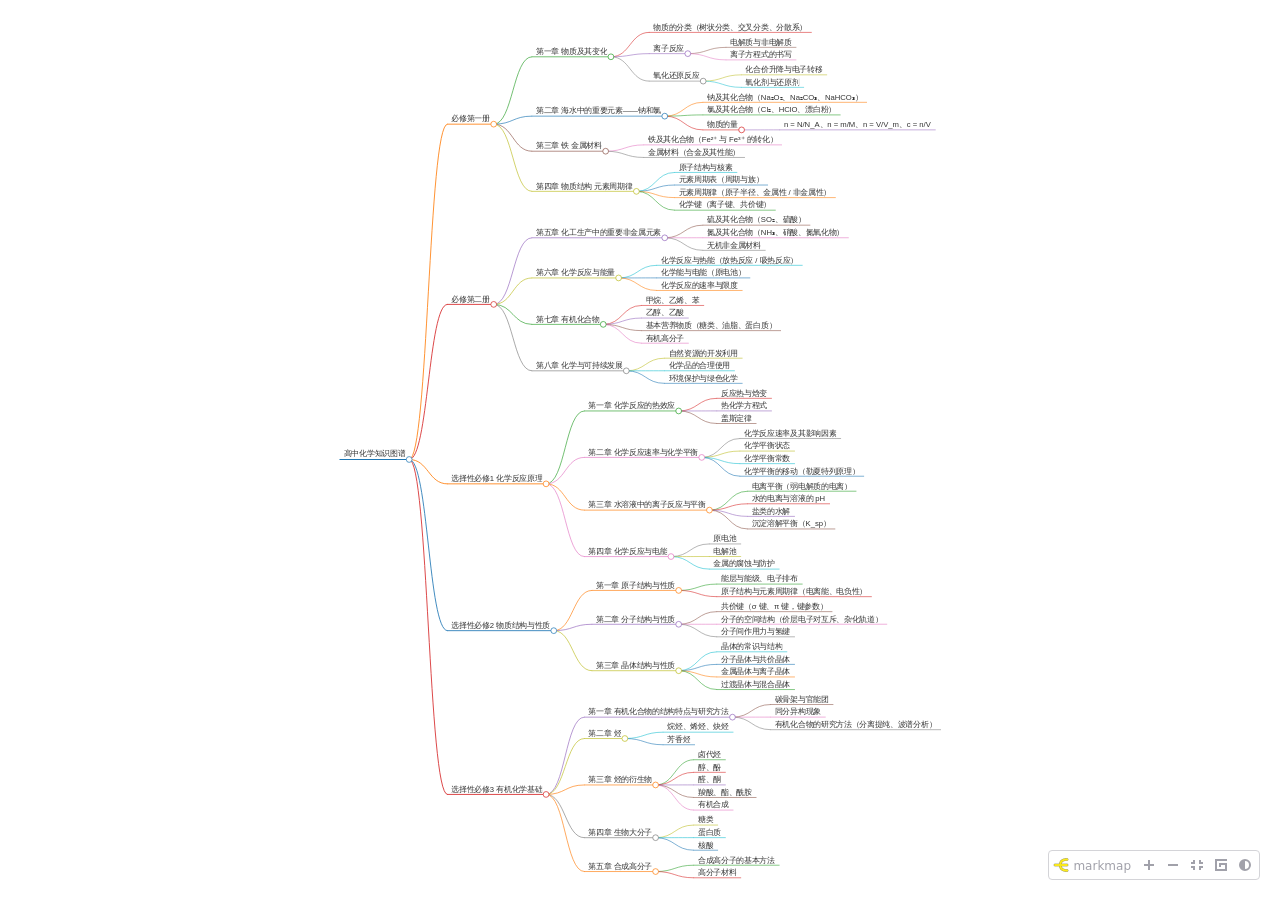
<file: mindmap/chemistry.html>
<!doctype html>
<html>
<head>
<meta charset="UTF-8" />
<meta name="viewport" content="width=device-width, initial-scale=1.0" />
<meta http-equiv="X-UA-Compatible" content="ie=edge" />
<title>Markmap</title>
<style>
* {
  margin: 0;
  padding: 0;
}
html {
  font-family: ui-sans-serif, system-ui, sans-serif, 'Apple Color Emoji',
    'Segoe UI Emoji', 'Segoe UI Symbol', 'Noto Color Emoji';
}
#mindmap {
  display: block;
  width: 100vw;
  height: 100vh;
}
.markmap-dark {
  background: #27272a;
  color: white;
}
</style>
<style>.mm-toolbar {display:flex;-webkit-user-select:none;-moz-user-select:none;user-select:none;align-items:center;border-width:1px;--un-border-opacity:1;border-color:rgb(212 212 216 / var(--un-border-opacity));border-radius:0.25rem;border-style:solid;--un-bg-opacity:1;background-color:rgb(255 255 255 / var(--un-bg-opacity));padding:0.25rem;line-height:1;
}
  .mm-toolbar:hover {--un-border-opacity:1;border-color:rgb(161 161 170 / var(--un-border-opacity));
  }
  .mm-toolbar svg {display:block;
  }
  .mm-toolbar a {display:inline-block;text-decoration:none;
  }
  .mm-toolbar-brand > img {width:1rem;height:1rem;vertical-align:middle;
    }
  .mm-toolbar-brand > span {padding-left:0.25rem;padding-right:0.25rem;
    }
  .mm-toolbar-brand:not(:first-child), .mm-toolbar-item:not(:first-child) {margin-left:0.25rem;
    }
  .mm-toolbar-brand > *, .mm-toolbar-item > * {min-width:1rem;cursor:pointer;text-align:center;font-size:0.75rem;line-height:1rem;--un-text-opacity:1;color:rgb(161 161 170 / var(--un-text-opacity));
    }
  .mm-toolbar-brand.active,
    .mm-toolbar-brand:hover,
    .mm-toolbar-item.active,
    .mm-toolbar-item:hover {border-radius:0.25rem;--un-bg-opacity:1;background-color:rgb(228 228 231 / var(--un-bg-opacity));
    }
  .mm-toolbar-brand.active > *, .mm-toolbar-brand:hover > *, .mm-toolbar-item.active > *, .mm-toolbar-item:hover > * {--un-text-opacity:1;color:rgb(39 39 42 / var(--un-text-opacity));
      }
  .mm-toolbar-brand.active, .mm-toolbar-item.active {--un-bg-opacity:1;background-color:rgb(212 212 216 / var(--un-bg-opacity));
    }

.markmap-dark .mm-toolbar {--un-border-opacity:1;border-color:rgb(82 82 91 / var(--un-border-opacity));--un-bg-opacity:1;background-color:rgb(39 39 42 / var(--un-bg-opacity));--un-text-opacity:1;color:rgb(161 161 170 / var(--un-text-opacity));
}

.markmap-dark .mm-toolbar:hover {--un-border-opacity:1;border-color:rgb(113 113 122 / var(--un-border-opacity));
  }

.markmap-dark .mm-toolbar > *:hover {--un-bg-opacity:1;background-color:rgb(82 82 91 / var(--un-bg-opacity));
  }

.markmap-dark .mm-toolbar > *:hover > * {--un-text-opacity:1;color:rgb(228 228 231 / var(--un-text-opacity));
    }
</style>
</head>
<body>
<svg id="mindmap"></svg>
<script>// https://d3js.org v7.9.0 Copyright 2010-2023 Mike Bostock
!function(t,n){"object"==typeof exports&&"undefined"!=typeof module?n(exports):"function"==typeof define&&define.amd?define(["exports"],n):n((t="undefined"!=typeof globalThis?globalThis:t||self).d3=t.d3||{})}(this,(function(t){"use strict";function n(t,n){return null==t||null==n?NaN:t<n?-1:t>n?1:t>=n?0:NaN}function e(t,n){return null==t||null==n?NaN:n<t?-1:n>t?1:n>=t?0:NaN}function r(t){let r,o,a;function u(t,n,e=0,i=t.length){if(e<i){if(0!==r(n,n))return i;do{const r=e+i>>>1;o(t[r],n)<0?e=r+1:i=r}while(e<i)}return e}return 2!==t.length?(r=n,o=(e,r)=>n(t(e),r),a=(n,e)=>t(n)-e):(r=t===n||t===e?t:i,o=t,a=t),{left:u,center:function(t,n,e=0,r=t.length){const i=u(t,n,e,r-1);return i>e&&a(t[i-1],n)>-a(t[i],n)?i-1:i},right:function(t,n,e=0,i=t.length){if(e<i){if(0!==r(n,n))return i;do{const r=e+i>>>1;o(t[r],n)<=0?e=r+1:i=r}while(e<i)}return e}}}function i(){return 0}function o(t){return null===t?NaN:+t}const a=r(n),u=a.right,c=a.left,f=r(o).center;var s=u;const l=d(y),h=d((function(t){const n=y(t);return(t,e,r,i,o)=>{n(t,e,(r<<=2)+0,(i<<=2)+0,o<<=2),n(t,e,r+1,i+1,o),n(t,e,r+2,i+2,o),n(t,e,r+3,i+3,o)}}));function d(t){return function(n,e,r=e){if(!((e=+e)>=0))throw new RangeError("invalid rx");if(!((r=+r)>=0))throw new RangeError("invalid ry");let{data:i,width:o,height:a}=n;if(!((o=Math.floor(o))>=0))throw new RangeError("invalid width");if(!((a=Math.floor(void 0!==a?a:i.length/o))>=0))throw new RangeError("invalid height");if(!o||!a||!e&&!r)return n;const u=e&&t(e),c=r&&t(r),f=i.slice();return u&&c?(p(u,f,i,o,a),p(u,i,f,o,a),p(u,f,i,o,a),g(c,i,f,o,a),g(c,f,i,o,a),g(c,i,f,o,a)):u?(p(u,i,f,o,a),p(u,f,i,o,a),p(u,i,f,o,a)):c&&(g(c,i,f,o,a),g(c,f,i,o,a),g(c,i,f,o,a)),n}}function p(t,n,e,r,i){for(let o=0,a=r*i;o<a;)t(n,e,o,o+=r,1)}function g(t,n,e,r,i){for(let o=0,a=r*i;o<r;++o)t(n,e,o,o+a,r)}function y(t){const n=Math.floor(t);if(n===t)return function(t){const n=2*t+1;return(e,r,i,o,a)=>{if(!((o-=a)>=i))return;let u=t*r[i];const c=a*t;for(let t=i,n=i+c;t<n;t+=a)u+=r[Math.min(o,t)];for(let t=i,f=o;t<=f;t+=a)u+=r[Math.min(o,t+c)],e[t]=u/n,u-=r[Math.max(i,t-c)]}}(t);const e=t-n,r=2*t+1;return(t,i,o,a,u)=>{if(!((a-=u)>=o))return;let c=n*i[o];const f=u*n,s=f+u;for(let t=o,n=o+f;t<n;t+=u)c+=i[Math.min(a,t)];for(let n=o,l=a;n<=l;n+=u)c+=i[Math.min(a,n+f)],t[n]=(c+e*(i[Math.max(o,n-s)]+i[Math.min(a,n+s)]))/r,c-=i[Math.max(o,n-f)]}}function v(t,n){let e=0;if(void 0===n)for(let n of t)null!=n&&(n=+n)>=n&&++e;else{let r=-1;for(let i of t)null!=(i=n(i,++r,t))&&(i=+i)>=i&&++e}return e}function _(t){return 0|t.length}function b(t){return!(t>0)}function m(t){return"object"!=typeof t||"length"in t?t:Array.from(t)}function x(t,n){let e,r=0,i=0,o=0;if(void 0===n)for(let n of t)null!=n&&(n=+n)>=n&&(e=n-i,i+=e/++r,o+=e*(n-i));else{let a=-1;for(let u of t)null!=(u=n(u,++a,t))&&(u=+u)>=u&&(e=u-i,i+=e/++r,o+=e*(u-i))}if(r>1)return o/(r-1)}function w(t,n){const e=x(t,n);return e?Math.sqrt(e):e}function M(t,n){let e,r;if(void 0===n)for(const n of t)null!=n&&(void 0===e?n>=n&&(e=r=n):(e>n&&(e=n),r<n&&(r=n)));else{let i=-1;for(let o of t)null!=(o=n(o,++i,t))&&(void 0===e?o>=o&&(e=r=o):(e>o&&(e=o),r<o&&(r=o)))}return[e,r]}class T{constructor(){this._partials=new Float64Array(32),this._n=0}add(t){const n=this._partials;let e=0;for(let r=0;r<this._n&&r<32;r++){const i=n[r],o=t+i,a=Math.abs(t)<Math.abs(i)?t-(o-i):i-(o-t);a&&(n[e++]=a),t=o}return n[e]=t,this._n=e+1,this}valueOf(){const t=this._partials;let n,e,r,i=this._n,o=0;if(i>0){for(o=t[--i];i>0&&(n=o,e=t[--i],o=n+e,r=e-(o-n),!r););i>0&&(r<0&&t[i-1]<0||r>0&&t[i-1]>0)&&(e=2*r,n=o+e,e==n-o&&(o=n))}return o}}class InternMap extends Map{constructor(t,n=N){if(super(),Object.defineProperties(this,{_intern:{value:new Map},_key:{value:n}}),null!=t)for(const[n,e]of t)this.set(n,e)}get(t){return super.get(A(this,t))}has(t){return super.has(A(this,t))}set(t,n){return super.set(S(this,t),n)}delete(t){return super.delete(E(this,t))}}class InternSet extends Set{constructor(t,n=N){if(super(),Object.defineProperties(this,{_intern:{value:new Map},_key:{value:n}}),null!=t)for(const n of t)this.add(n)}has(t){return super.has(A(this,t))}add(t){return super.add(S(this,t))}delete(t){return super.delete(E(this,t))}}function A({_intern:t,_key:n},e){const r=n(e);return t.has(r)?t.get(r):e}function S({_intern:t,_key:n},e){const r=n(e);return t.has(r)?t.get(r):(t.set(r,e),e)}function E({_intern:t,_key:n},e){const r=n(e);return t.has(r)&&(e=t.get(r),t.delete(r)),e}function N(t){return null!==t&&"object"==typeof t?t.valueOf():t}function k(t){return t}function C(t,...n){return F(t,k,k,n)}function P(t,...n){return F(t,Array.from,k,n)}function z(t,n){for(let e=1,r=n.length;e<r;++e)t=t.flatMap((t=>t.pop().map((([n,e])=>[...t,n,e]))));return t}function $(t,n,...e){return F(t,k,n,e)}function D(t,n,...e){return F(t,Array.from,n,e)}function R(t){if(1!==t.length)throw new Error("duplicate key");return t[0]}function F(t,n,e,r){return function t(i,o){if(o>=r.length)return e(i);const a=new InternMap,u=r[o++];let c=-1;for(const t of i){const n=u(t,++c,i),e=a.get(n);e?e.push(t):a.set(n,[t])}for(const[n,e]of a)a.set(n,t(e,o));return n(a)}(t,0)}function q(t,n){return Array.from(n,(n=>t[n]))}function U(t,...n){if("function"!=typeof t[Symbol.iterator])throw new TypeError("values is not iterable");t=Array.from(t);let[e]=n;if(e&&2!==e.length||n.length>1){const r=Uint32Array.from(t,((t,n)=>n));return n.length>1?(n=n.map((n=>t.map(n))),r.sort(((t,e)=>{for(const r of n){const n=O(r[t],r[e]);if(n)return n}}))):(e=t.map(e),r.sort(((t,n)=>O(e[t],e[n])))),q(t,r)}return t.sort(I(e))}function I(t=n){if(t===n)return O;if("function"!=typeof t)throw new TypeError("compare is not a function");return(n,e)=>{const r=t(n,e);return r||0===r?r:(0===t(e,e))-(0===t(n,n))}}function O(t,n){return(null==t||!(t>=t))-(null==n||!(n>=n))||(t<n?-1:t>n?1:0)}var B=Array.prototype.slice;function Y(t){return()=>t}const L=Math.sqrt(50),j=Math.sqrt(10),H=Math.sqrt(2);function X(t,n,e){const r=(n-t)/Math.max(0,e),i=Math.floor(Math.log10(r)),o=r/Math.pow(10,i),a=o>=L?10:o>=j?5:o>=H?2:1;let u,c,f;return i<0?(f=Math.pow(10,-i)/a,u=Math.round(t*f),c=Math.round(n*f),u/f<t&&++u,c/f>n&&--c,f=-f):(f=Math.pow(10,i)*a,u=Math.round(t/f),c=Math.round(n/f),u*f<t&&++u,c*f>n&&--c),c<u&&.5<=e&&e<2?X(t,n,2*e):[u,c,f]}function G(t,n,e){if(!((e=+e)>0))return[];if((t=+t)===(n=+n))return[t];const r=n<t,[i,o,a]=r?X(n,t,e):X(t,n,e);if(!(o>=i))return[];const u=o-i+1,c=new Array(u);if(r)if(a<0)for(let t=0;t<u;++t)c[t]=(o-t)/-a;else for(let t=0;t<u;++t)c[t]=(o-t)*a;else if(a<0)for(let t=0;t<u;++t)c[t]=(i+t)/-a;else for(let t=0;t<u;++t)c[t]=(i+t)*a;return c}function V(t,n,e){return X(t=+t,n=+n,e=+e)[2]}function W(t,n,e){e=+e;const r=(n=+n)<(t=+t),i=r?V(n,t,e):V(t,n,e);return(r?-1:1)*(i<0?1/-i:i)}function Z(t,n,e){let r;for(;;){const i=V(t,n,e);if(i===r||0===i||!isFinite(i))return[t,n];i>0?(t=Math.floor(t/i)*i,n=Math.ceil(n/i)*i):i<0&&(t=Math.ceil(t*i)/i,n=Math.floor(n*i)/i),r=i}}function K(t){return Math.max(1,Math.ceil(Math.log(v(t))/Math.LN2)+1)}function Q(){var t=k,n=M,e=K;function r(r){Array.isArray(r)||(r=Array.from(r));var i,o,a,u=r.length,c=new Array(u);for(i=0;i<u;++i)c[i]=t(r[i],i,r);var f=n(c),l=f[0],h=f[1],d=e(c,l,h);if(!Array.isArray(d)){const t=h,e=+d;if(n===M&&([l,h]=Z(l,h,e)),(d=G(l,h,e))[0]<=l&&(a=V(l,h,e)),d[d.length-1]>=h)if(t>=h&&n===M){const t=V(l,h,e);isFinite(t)&&(t>0?h=(Math.floor(h/t)+1)*t:t<0&&(h=(Math.ceil(h*-t)+1)/-t))}else d.pop()}for(var p=d.length,g=0,y=p;d[g]<=l;)++g;for(;d[y-1]>h;)--y;(g||y<p)&&(d=d.slice(g,y),p=y-g);var v,_=new Array(p+1);for(i=0;i<=p;++i)(v=_[i]=[]).x0=i>0?d[i-1]:l,v.x1=i<p?d[i]:h;if(isFinite(a)){if(a>0)for(i=0;i<u;++i)null!=(o=c[i])&&l<=o&&o<=h&&_[Math.min(p,Math.floor((o-l)/a))].push(r[i]);else if(a<0)for(i=0;i<u;++i)if(null!=(o=c[i])&&l<=o&&o<=h){const t=Math.floor((l-o)*a);_[Math.min(p,t+(d[t]<=o))].push(r[i])}}else for(i=0;i<u;++i)null!=(o=c[i])&&l<=o&&o<=h&&_[s(d,o,0,p)].push(r[i]);return _}return r.value=function(n){return arguments.length?(t="function"==typeof n?n:Y(n),r):t},r.domain=function(t){return arguments.length?(n="function"==typeof t?t:Y([t[0],t[1]]),r):n},r.thresholds=function(t){return arguments.length?(e="function"==typeof t?t:Y(Array.isArray(t)?B.call(t):t),r):e},r}function J(t,n){let e;if(void 0===n)for(const n of t)null!=n&&(e<n||void 0===e&&n>=n)&&(e=n);else{let r=-1;for(let i of t)null!=(i=n(i,++r,t))&&(e<i||void 0===e&&i>=i)&&(e=i)}return e}function tt(t,n){let e,r=-1,i=-1;if(void 0===n)for(const n of t)++i,null!=n&&(e<n||void 0===e&&n>=n)&&(e=n,r=i);else for(let o of t)null!=(o=n(o,++i,t))&&(e<o||void 0===e&&o>=o)&&(e=o,r=i);return r}function nt(t,n){let e;if(void 0===n)for(const n of t)null!=n&&(e>n||void 0===e&&n>=n)&&(e=n);else{let r=-1;for(let i of t)null!=(i=n(i,++r,t))&&(e>i||void 0===e&&i>=i)&&(e=i)}return e}function et(t,n){let e,r=-1,i=-1;if(void 0===n)for(const n of t)++i,null!=n&&(e>n||void 0===e&&n>=n)&&(e=n,r=i);else for(let o of t)null!=(o=n(o,++i,t))&&(e>o||void 0===e&&o>=o)&&(e=o,r=i);return r}function rt(t,n,e=0,r=1/0,i){if(n=Math.floor(n),e=Math.floor(Math.max(0,e)),r=Math.floor(Math.min(t.length-1,r)),!(e<=n&&n<=r))return t;for(i=void 0===i?O:I(i);r>e;){if(r-e>600){const o=r-e+1,a=n-e+1,u=Math.log(o),c=.5*Math.exp(2*u/3),f=.5*Math.sqrt(u*c*(o-c)/o)*(a-o/2<0?-1:1);rt(t,n,Math.max(e,Math.floor(n-a*c/o+f)),Math.min(r,Math.floor(n+(o-a)*c/o+f)),i)}const o=t[n];let a=e,u=r;for(it(t,e,n),i(t[r],o)>0&&it(t,e,r);a<u;){for(it(t,a,u),++a,--u;i(t[a],o)<0;)++a;for(;i(t[u],o)>0;)--u}0===i(t[e],o)?it(t,e,u):(++u,it(t,u,r)),u<=n&&(e=u+1),n<=u&&(r=u-1)}return t}function it(t,n,e){const r=t[n];t[n]=t[e],t[e]=r}function ot(t,e=n){let r,i=!1;if(1===e.length){let o;for(const a of t){const t=e(a);(i?n(t,o)>0:0===n(t,t))&&(r=a,o=t,i=!0)}}else for(const n of t)(i?e(n,r)>0:0===e(n,n))&&(r=n,i=!0);return r}function at(t,n,e){if(t=Float64Array.from(function*(t,n){if(void 0===n)for(let n of t)null!=n&&(n=+n)>=n&&(yield n);else{let e=-1;for(let r of t)null!=(r=n(r,++e,t))&&(r=+r)>=r&&(yield r)}}(t,e)),(r=t.length)&&!isNaN(n=+n)){if(n<=0||r<2)return nt(t);if(n>=1)return J(t);var r,i=(r-1)*n,o=Math.floor(i),a=J(rt(t,o).subarray(0,o+1));return a+(nt(t.subarray(o+1))-a)*(i-o)}}function ut(t,n,e=o){if((r=t.length)&&!isNaN(n=+n)){if(n<=0||r<2)return+e(t[0],0,t);if(n>=1)return+e(t[r-1],r-1,t);var r,i=(r-1)*n,a=Math.floor(i),u=+e(t[a],a,t);return u+(+e(t[a+1],a+1,t)-u)*(i-a)}}function ct(t,n,e=o){if(!isNaN(n=+n)){if(r=Float64Array.from(t,((n,r)=>o(e(t[r],r,t)))),n<=0)return et(r);if(n>=1)return tt(r);var r,i=Uint32Array.from(t,((t,n)=>n)),a=r.length-1,u=Math.floor(a*n);return rt(i,u,0,a,((t,n)=>O(r[t],r[n]))),(u=ot(i.subarray(0,u+1),(t=>r[t])))>=0?u:-1}}function ft(t){return Array.from(function*(t){for(const n of t)yield*n}(t))}function st(t,n){return[t,n]}function lt(t,n,e){t=+t,n=+n,e=(i=arguments.length)<2?(n=t,t=0,1):i<3?1:+e;for(var r=-1,i=0|Math.max(0,Math.ceil((n-t)/e)),o=new Array(i);++r<i;)o[r]=t+r*e;return o}function ht(t,e=n){if(1===e.length)return et(t,e);let r,i=-1,o=-1;for(const n of t)++o,(i<0?0===e(n,n):e(n,r)<0)&&(r=n,i=o);return i}var dt=pt(Math.random);function pt(t){return function(n,e=0,r=n.length){let i=r-(e=+e);for(;i;){const r=t()*i--|0,o=n[i+e];n[i+e]=n[r+e],n[r+e]=o}return n}}function gt(t){if(!(i=t.length))return[];for(var n=-1,e=nt(t,yt),r=new Array(e);++n<e;)for(var i,o=-1,a=r[n]=new Array(i);++o<i;)a[o]=t[o][n];return r}function yt(t){return t.length}function vt(t){return t instanceof InternSet?t:new InternSet(t)}function _t(t,n){const e=t[Symbol.iterator](),r=new Set;for(const t of n){const n=bt(t);if(r.has(n))continue;let i,o;for(;({value:i,done:o}=e.next());){if(o)return!1;const t=bt(i);if(r.add(t),Object.is(n,t))break}}return!0}function bt(t){return null!==t&&"object"==typeof t?t.valueOf():t}function mt(t){return t}var xt=1,wt=2,Mt=3,Tt=4,At=1e-6;function St(t){return"translate("+t+",0)"}function Et(t){return"translate(0,"+t+")"}function Nt(t){return n=>+t(n)}function kt(t,n){return n=Math.max(0,t.bandwidth()-2*n)/2,t.round()&&(n=Math.round(n)),e=>+t(e)+n}function Ct(){return!this.__axis}function Pt(t,n){var e=[],r=null,i=null,o=6,a=6,u=3,c="undefined"!=typeof window&&window.devicePixelRatio>1?0:.5,f=t===xt||t===Tt?-1:1,s=t===Tt||t===wt?"x":"y",l=t===xt||t===Mt?St:Et;function h(h){var d=null==r?n.ticks?n.ticks.apply(n,e):n.domain():r,p=null==i?n.tickFormat?n.tickFormat.apply(n,e):mt:i,g=Math.max(o,0)+u,y=n.range(),v=+y[0]+c,_=+y[y.length-1]+c,b=(n.bandwidth?kt:Nt)(n.copy(),c),m=h.selection?h.selection():h,x=m.selectAll(".domain").data([null]),w=m.selectAll(".tick").data(d,n).order(),M=w.exit(),T=w.enter().append("g").attr("class","tick"),A=w.select("line"),S=w.select("text");x=x.merge(x.enter().insert("path",".tick").attr("class","domain").attr("stroke","currentColor")),w=w.merge(T),A=A.merge(T.append("line").attr("stroke","currentColor").attr(s+"2",f*o)),S=S.merge(T.append("text").attr("fill","currentColor").attr(s,f*g).attr("dy",t===xt?"0em":t===Mt?"0.71em":"0.32em")),h!==m&&(x=x.transition(h),w=w.transition(h),A=A.transition(h),S=S.transition(h),M=M.transition(h).attr("opacity",At).attr("transform",(function(t){return isFinite(t=b(t))?l(t+c):this.getAttribute("transform")})),T.attr("opacity",At).attr("transform",(function(t){var n=this.parentNode.__axis;return l((n&&isFinite(n=n(t))?n:b(t))+c)}))),M.remove(),x.attr("d",t===Tt||t===wt?a?"M"+f*a+","+v+"H"+c+"V"+_+"H"+f*a:"M"+c+","+v+"V"+_:a?"M"+v+","+f*a+"V"+c+"H"+_+"V"+f*a:"M"+v+","+c+"H"+_),w.attr("opacity",1).attr("transform",(function(t){return l(b(t)+c)})),A.attr(s+"2",f*o),S.attr(s,f*g).text(p),m.filter(Ct).attr("fill","none").attr("font-size",10).attr("font-family","sans-serif").attr("text-anchor",t===wt?"start":t===Tt?"end":"middle"),m.each((function(){this.__axis=b}))}return h.scale=function(t){return arguments.length?(n=t,h):n},h.ticks=function(){return e=Array.from(arguments),h},h.tickArguments=function(t){return arguments.length?(e=null==t?[]:Array.from(t),h):e.slice()},h.tickValues=function(t){return arguments.length?(r=null==t?null:Array.from(t),h):r&&r.slice()},h.tickFormat=function(t){return arguments.length?(i=t,h):i},h.tickSize=function(t){return arguments.length?(o=a=+t,h):o},h.tickSizeInner=function(t){return arguments.length?(o=+t,h):o},h.tickSizeOuter=function(t){return arguments.length?(a=+t,h):a},h.tickPadding=function(t){return arguments.length?(u=+t,h):u},h.offset=function(t){return arguments.length?(c=+t,h):c},h}var zt={value:()=>{}};function $t(){for(var t,n=0,e=arguments.length,r={};n<e;++n){if(!(t=arguments[n]+"")||t in r||/[\s.]/.test(t))throw new Error("illegal type: "+t);r[t]=[]}return new Dt(r)}function Dt(t){this._=t}function Rt(t,n){for(var e,r=0,i=t.length;r<i;++r)if((e=t[r]).name===n)return e.value}function Ft(t,n,e){for(var r=0,i=t.length;r<i;++r)if(t[r].name===n){t[r]=zt,t=t.slice(0,r).concat(t.slice(r+1));break}return null!=e&&t.push({name:n,value:e}),t}Dt.prototype=$t.prototype={constructor:Dt,on:function(t,n){var e,r,i=this._,o=(r=i,(t+"").trim().split(/^|\s+/).map((function(t){var n="",e=t.indexOf(".");if(e>=0&&(n=t.slice(e+1),t=t.slice(0,e)),t&&!r.hasOwnProperty(t))throw new Error("unknown type: "+t);return{type:t,name:n}}))),a=-1,u=o.length;if(!(arguments.length<2)){if(null!=n&&"function"!=typeof n)throw new Error("invalid callback: "+n);for(;++a<u;)if(e=(t=o[a]).type)i[e]=Ft(i[e],t.name,n);else if(null==n)for(e in i)i[e]=Ft(i[e],t.name,null);return this}for(;++a<u;)if((e=(t=o[a]).type)&&(e=Rt(i[e],t.name)))return e},copy:function(){var t={},n=this._;for(var e in n)t[e]=n[e].slice();return new Dt(t)},call:function(t,n){if((e=arguments.length-2)>0)for(var e,r,i=new Array(e),o=0;o<e;++o)i[o]=arguments[o+2];if(!this._.hasOwnProperty(t))throw new Error("unknown type: "+t);for(o=0,e=(r=this._[t]).length;o<e;++o)r[o].value.apply(n,i)},apply:function(t,n,e){if(!this._.hasOwnProperty(t))throw new Error("unknown type: "+t);for(var r=this._[t],i=0,o=r.length;i<o;++i)r[i].value.apply(n,e)}};var qt="http://www.w3.org/1999/xhtml",Ut={svg:"http://www.w3.org/2000/svg",xhtml:qt,xlink:"http://www.w3.org/1999/xlink",xml:"http://www.w3.org/XML/1998/namespace",xmlns:"http://www.w3.org/2000/xmlns/"};function It(t){var n=t+="",e=n.indexOf(":");return e>=0&&"xmlns"!==(n=t.slice(0,e))&&(t=t.slice(e+1)),Ut.hasOwnProperty(n)?{space:Ut[n],local:t}:t}function Ot(t){return function(){var n=this.ownerDocument,e=this.namespaceURI;return e===qt&&n.documentElement.namespaceURI===qt?n.createElement(t):n.createElementNS(e,t)}}function Bt(t){return function(){return this.ownerDocument.createElementNS(t.space,t.local)}}function Yt(t){var n=It(t);return(n.local?Bt:Ot)(n)}function Lt(){}function jt(t){return null==t?Lt:function(){return this.querySelector(t)}}function Ht(t){return null==t?[]:Array.isArray(t)?t:Array.from(t)}function Xt(){return[]}function Gt(t){return null==t?Xt:function(){return this.querySelectorAll(t)}}function Vt(t){return function(){return this.matches(t)}}function Wt(t){return function(n){return n.matches(t)}}var Zt=Array.prototype.find;function Kt(){return this.firstElementChild}var Qt=Array.prototype.filter;function Jt(){return Array.from(this.children)}function tn(t){return new Array(t.length)}function nn(t,n){this.ownerDocument=t.ownerDocument,this.namespaceURI=t.namespaceURI,this._next=null,this._parent=t,this.__data__=n}function en(t,n,e,r,i,o){for(var a,u=0,c=n.length,f=o.length;u<f;++u)(a=n[u])?(a.__data__=o[u],r[u]=a):e[u]=new nn(t,o[u]);for(;u<c;++u)(a=n[u])&&(i[u]=a)}function rn(t,n,e,r,i,o,a){var u,c,f,s=new Map,l=n.length,h=o.length,d=new Array(l);for(u=0;u<l;++u)(c=n[u])&&(d[u]=f=a.call(c,c.__data__,u,n)+"",s.has(f)?i[u]=c:s.set(f,c));for(u=0;u<h;++u)f=a.call(t,o[u],u,o)+"",(c=s.get(f))?(r[u]=c,c.__data__=o[u],s.delete(f)):e[u]=new nn(t,o[u]);for(u=0;u<l;++u)(c=n[u])&&s.get(d[u])===c&&(i[u]=c)}function on(t){return t.__data__}function an(t){return"object"==typeof t&&"length"in t?t:Array.from(t)}function un(t,n){return t<n?-1:t>n?1:t>=n?0:NaN}function cn(t){return function(){this.removeAttribute(t)}}function fn(t){return function(){this.removeAttributeNS(t.space,t.local)}}function sn(t,n){return function(){this.setAttribute(t,n)}}function ln(t,n){return function(){this.setAttributeNS(t.space,t.local,n)}}function hn(t,n){return function(){var e=n.apply(this,arguments);null==e?this.removeAttribute(t):this.setAttribute(t,e)}}function dn(t,n){return function(){var e=n.apply(this,arguments);null==e?this.removeAttributeNS(t.space,t.local):this.setAttributeNS(t.space,t.local,e)}}function pn(t){return t.ownerDocument&&t.ownerDocument.defaultView||t.document&&t||t.defaultView}function gn(t){return function(){this.style.removeProperty(t)}}function yn(t,n,e){return function(){this.style.setProperty(t,n,e)}}function vn(t,n,e){return function(){var r=n.apply(this,arguments);null==r?this.style.removeProperty(t):this.style.setProperty(t,r,e)}}function _n(t,n){return t.style.getPropertyValue(n)||pn(t).getComputedStyle(t,null).getPropertyValue(n)}function bn(t){return function(){delete this[t]}}function mn(t,n){return function(){this[t]=n}}function xn(t,n){return function(){var e=n.apply(this,arguments);null==e?delete this[t]:this[t]=e}}function wn(t){return t.trim().split(/^|\s+/)}function Mn(t){return t.classList||new Tn(t)}function Tn(t){this._node=t,this._names=wn(t.getAttribute("class")||"")}function An(t,n){for(var e=Mn(t),r=-1,i=n.length;++r<i;)e.add(n[r])}function Sn(t,n){for(var e=Mn(t),r=-1,i=n.length;++r<i;)e.remove(n[r])}function En(t){return function(){An(this,t)}}function Nn(t){return function(){Sn(this,t)}}function kn(t,n){return function(){(n.apply(this,arguments)?An:Sn)(this,t)}}function Cn(){this.textContent=""}function Pn(t){return function(){this.textContent=t}}function zn(t){return function(){var n=t.apply(this,arguments);this.textContent=null==n?"":n}}function $n(){this.innerHTML=""}function Dn(t){return function(){this.innerHTML=t}}function Rn(t){return function(){var n=t.apply(this,arguments);this.innerHTML=null==n?"":n}}function Fn(){this.nextSibling&&this.parentNode.appendChild(this)}function qn(){this.previousSibling&&this.parentNode.insertBefore(this,this.parentNode.firstChild)}function Un(){return null}function In(){var t=this.parentNode;t&&t.removeChild(this)}function On(){var t=this.cloneNode(!1),n=this.parentNode;return n?n.insertBefore(t,this.nextSibling):t}function Bn(){var t=this.cloneNode(!0),n=this.parentNode;return n?n.insertBefore(t,this.nextSibling):t}function Yn(t){return function(){var n=this.__on;if(n){for(var e,r=0,i=-1,o=n.length;r<o;++r)e=n[r],t.type&&e.type!==t.type||e.name!==t.name?n[++i]=e:this.removeEventListener(e.type,e.listener,e.options);++i?n.length=i:delete this.__on}}}function Ln(t,n,e){return function(){var r,i=this.__on,o=function(t){return function(n){t.call(this,n,this.__data__)}}(n);if(i)for(var a=0,u=i.length;a<u;++a)if((r=i[a]).type===t.type&&r.name===t.name)return this.removeEventListener(r.type,r.listener,r.options),this.addEventListener(r.type,r.listener=o,r.options=e),void(r.value=n);this.addEventListener(t.type,o,e),r={type:t.type,name:t.name,value:n,listener:o,options:e},i?i.push(r):this.__on=[r]}}function jn(t,n,e){var r=pn(t),i=r.CustomEvent;"function"==typeof i?i=new i(n,e):(i=r.document.createEvent("Event"),e?(i.initEvent(n,e.bubbles,e.cancelable),i.detail=e.detail):i.initEvent(n,!1,!1)),t.dispatchEvent(i)}function Hn(t,n){return function(){return jn(this,t,n)}}function Xn(t,n){return function(){return jn(this,t,n.apply(this,arguments))}}nn.prototype={constructor:nn,appendChild:function(t){return this._parent.insertBefore(t,this._next)},insertBefore:function(t,n){return this._parent.insertBefore(t,n)},querySelector:function(t){return this._parent.querySelector(t)},querySelectorAll:function(t){return this._parent.querySelectorAll(t)}},Tn.prototype={add:function(t){this._names.indexOf(t)<0&&(this._names.push(t),this._node.setAttribute("class",this._names.join(" ")))},remove:function(t){var n=this._names.indexOf(t);n>=0&&(this._names.splice(n,1),this._node.setAttribute("class",this._names.join(" ")))},contains:function(t){return this._names.indexOf(t)>=0}};var Gn=[null];function Vn(t,n){this._groups=t,this._parents=n}function Wn(){return new Vn([[document.documentElement]],Gn)}function Zn(t){return"string"==typeof t?new Vn([[document.querySelector(t)]],[document.documentElement]):new Vn([[t]],Gn)}Vn.prototype=Wn.prototype={constructor:Vn,select:function(t){"function"!=typeof t&&(t=jt(t));for(var n=this._groups,e=n.length,r=new Array(e),i=0;i<e;++i)for(var o,a,u=n[i],c=u.length,f=r[i]=new Array(c),s=0;s<c;++s)(o=u[s])&&(a=t.call(o,o.__data__,s,u))&&("__data__"in o&&(a.__data__=o.__data__),f[s]=a);return new Vn(r,this._parents)},selectAll:function(t){t="function"==typeof t?function(t){return function(){return Ht(t.apply(this,arguments))}}(t):Gt(t);for(var n=this._groups,e=n.length,r=[],i=[],o=0;o<e;++o)for(var a,u=n[o],c=u.length,f=0;f<c;++f)(a=u[f])&&(r.push(t.call(a,a.__data__,f,u)),i.push(a));return new Vn(r,i)},selectChild:function(t){return this.select(null==t?Kt:function(t){return function(){return Zt.call(this.children,t)}}("function"==typeof t?t:Wt(t)))},selectChildren:function(t){return this.selectAll(null==t?Jt:function(t){return function(){return Qt.call(this.children,t)}}("function"==typeof t?t:Wt(t)))},filter:function(t){"function"!=typeof t&&(t=Vt(t));for(var n=this._groups,e=n.length,r=new Array(e),i=0;i<e;++i)for(var o,a=n[i],u=a.length,c=r[i]=[],f=0;f<u;++f)(o=a[f])&&t.call(o,o.__data__,f,a)&&c.push(o);return new Vn(r,this._parents)},data:function(t,n){if(!arguments.length)return Array.from(this,on);var e=n?rn:en,r=this._parents,i=this._groups;"function"!=typeof t&&(t=function(t){return function(){return t}}(t));for(var o=i.length,a=new Array(o),u=new Array(o),c=new Array(o),f=0;f<o;++f){var s=r[f],l=i[f],h=l.length,d=an(t.call(s,s&&s.__data__,f,r)),p=d.length,g=u[f]=new Array(p),y=a[f]=new Array(p);e(s,l,g,y,c[f]=new Array(h),d,n);for(var v,_,b=0,m=0;b<p;++b)if(v=g[b]){for(b>=m&&(m=b+1);!(_=y[m])&&++m<p;);v._next=_||null}}return(a=new Vn(a,r))._enter=u,a._exit=c,a},enter:function(){return new Vn(this._enter||this._groups.map(tn),this._parents)},exit:function(){return new Vn(this._exit||this._groups.map(tn),this._parents)},join:function(t,n,e){var r=this.enter(),i=this,o=this.exit();return"function"==typeof t?(r=t(r))&&(r=r.selection()):r=r.append(t+""),null!=n&&(i=n(i))&&(i=i.selection()),null==e?o.remove():e(o),r&&i?r.merge(i).order():i},merge:function(t){for(var n=t.selection?t.selection():t,e=this._groups,r=n._groups,i=e.length,o=r.length,a=Math.min(i,o),u=new Array(i),c=0;c<a;++c)for(var f,s=e[c],l=r[c],h=s.length,d=u[c]=new Array(h),p=0;p<h;++p)(f=s[p]||l[p])&&(d[p]=f);for(;c<i;++c)u[c]=e[c];return new Vn(u,this._parents)},selection:function(){return this},order:function(){for(var t=this._groups,n=-1,e=t.length;++n<e;)for(var r,i=t[n],o=i.length-1,a=i[o];--o>=0;)(r=i[o])&&(a&&4^r.compareDocumentPosition(a)&&a.parentNode.insertBefore(r,a),a=r);return this},sort:function(t){function n(n,e){return n&&e?t(n.__data__,e.__data__):!n-!e}t||(t=un);for(var e=this._groups,r=e.length,i=new Array(r),o=0;o<r;++o){for(var a,u=e[o],c=u.length,f=i[o]=new Array(c),s=0;s<c;++s)(a=u[s])&&(f[s]=a);f.sort(n)}return new Vn(i,this._parents).order()},call:function(){var t=arguments[0];return arguments[0]=this,t.apply(null,arguments),this},nodes:function(){return Array.from(this)},node:function(){for(var t=this._groups,n=0,e=t.length;n<e;++n)for(var r=t[n],i=0,o=r.length;i<o;++i){var a=r[i];if(a)return a}return null},size:function(){let t=0;for(const n of this)++t;return t},empty:function(){return!this.node()},each:function(t){for(var n=this._groups,e=0,r=n.length;e<r;++e)for(var i,o=n[e],a=0,u=o.length;a<u;++a)(i=o[a])&&t.call(i,i.__data__,a,o);return this},attr:function(t,n){var e=It(t);if(arguments.length<2){var r=this.node();return e.local?r.getAttributeNS(e.space,e.local):r.getAttribute(e)}return this.each((null==n?e.local?fn:cn:"function"==typeof n?e.local?dn:hn:e.local?ln:sn)(e,n))},style:function(t,n,e){return arguments.length>1?this.each((null==n?gn:"function"==typeof n?vn:yn)(t,n,null==e?"":e)):_n(this.node(),t)},property:function(t,n){return arguments.length>1?this.each((null==n?bn:"function"==typeof n?xn:mn)(t,n)):this.node()[t]},classed:function(t,n){var e=wn(t+"");if(arguments.length<2){for(var r=Mn(this.node()),i=-1,o=e.length;++i<o;)if(!r.contains(e[i]))return!1;return!0}return this.each(("function"==typeof n?kn:n?En:Nn)(e,n))},text:function(t){return arguments.length?this.each(null==t?Cn:("function"==typeof t?zn:Pn)(t)):this.node().textContent},html:function(t){return arguments.length?this.each(null==t?$n:("function"==typeof t?Rn:Dn)(t)):this.node().innerHTML},raise:function(){return this.each(Fn)},lower:function(){return this.each(qn)},append:function(t){var n="function"==typeof t?t:Yt(t);return this.select((function(){return this.appendChild(n.apply(this,arguments))}))},insert:function(t,n){var e="function"==typeof t?t:Yt(t),r=null==n?Un:"function"==typeof n?n:jt(n);return this.select((function(){return this.insertBefore(e.apply(this,arguments),r.apply(this,arguments)||null)}))},remove:function(){return this.each(In)},clone:function(t){return this.select(t?Bn:On)},datum:function(t){return arguments.length?this.property("__data__",t):this.node().__data__},on:function(t,n,e){var r,i,o=function(t){return t.trim().split(/^|\s+/).map((function(t){var n="",e=t.indexOf(".");return e>=0&&(n=t.slice(e+1),t=t.slice(0,e)),{type:t,name:n}}))}(t+""),a=o.length;if(!(arguments.length<2)){for(u=n?Ln:Yn,r=0;r<a;++r)this.each(u(o[r],n,e));return this}var u=this.node().__on;if(u)for(var c,f=0,s=u.length;f<s;++f)for(r=0,c=u[f];r<a;++r)if((i=o[r]).type===c.type&&i.name===c.name)return c.value},dispatch:function(t,n){return this.each(("function"==typeof n?Xn:Hn)(t,n))},[Symbol.iterator]:function*(){for(var t=this._groups,n=0,e=t.length;n<e;++n)for(var r,i=t[n],o=0,a=i.length;o<a;++o)(r=i[o])&&(yield r)}};var Kn=0;function Qn(){return new Jn}function Jn(){this._="@"+(++Kn).toString(36)}function te(t){let n;for(;n=t.sourceEvent;)t=n;return t}function ne(t,n){if(t=te(t),void 0===n&&(n=t.currentTarget),n){var e=n.ownerSVGElement||n;if(e.createSVGPoint){var r=e.createSVGPoint();return r.x=t.clientX,r.y=t.clientY,[(r=r.matrixTransform(n.getScreenCTM().inverse())).x,r.y]}if(n.getBoundingClientRect){var i=n.getBoundingClientRect();return[t.clientX-i.left-n.clientLeft,t.clientY-i.top-n.clientTop]}}return[t.pageX,t.pageY]}Jn.prototype=Qn.prototype={constructor:Jn,get:function(t){for(var n=this._;!(n in t);)if(!(t=t.parentNode))return;return t[n]},set:function(t,n){return t[this._]=n},remove:function(t){return this._ in t&&delete t[this._]},toString:function(){return this._}};const ee={passive:!1},re={capture:!0,passive:!1};function ie(t){t.stopImmediatePropagation()}function oe(t){t.preventDefault(),t.stopImmediatePropagation()}function ae(t){var n=t.document.documentElement,e=Zn(t).on("dragstart.drag",oe,re);"onselectstart"in n?e.on("selectstart.drag",oe,re):(n.__noselect=n.style.MozUserSelect,n.style.MozUserSelect="none")}function ue(t,n){var e=t.document.documentElement,r=Zn(t).on("dragstart.drag",null);n&&(r.on("click.drag",oe,re),setTimeout((function(){r.on("click.drag",null)}),0)),"onselectstart"in e?r.on("selectstart.drag",null):(e.style.MozUserSelect=e.__noselect,delete e.__noselect)}var ce=t=>()=>t;function fe(t,{sourceEvent:n,subject:e,target:r,identifier:i,active:o,x:a,y:u,dx:c,dy:f,dispatch:s}){Object.defineProperties(this,{type:{value:t,enumerable:!0,configurable:!0},sourceEvent:{value:n,enumerable:!0,configurable:!0},subject:{value:e,enumerable:!0,configurable:!0},target:{value:r,enumerable:!0,configurable:!0},identifier:{value:i,enumerable:!0,configurable:!0},active:{value:o,enumerable:!0,configurable:!0},x:{value:a,enumerable:!0,configurable:!0},y:{value:u,enumerable:!0,configurable:!0},dx:{value:c,enumerable:!0,configurable:!0},dy:{value:f,enumerable:!0,configurable:!0},_:{value:s}})}function se(t){return!t.ctrlKey&&!t.button}function le(){return this.parentNode}function he(t,n){return null==n?{x:t.x,y:t.y}:n}function de(){return navigator.maxTouchPoints||"ontouchstart"in this}function pe(t,n,e){t.prototype=n.prototype=e,e.constructor=t}function ge(t,n){var e=Object.create(t.prototype);for(var r in n)e[r]=n[r];return e}function ye(){}fe.prototype.on=function(){var t=this._.on.apply(this._,arguments);return t===this._?this:t};var ve=.7,_e=1/ve,be="\\s*([+-]?\\d+)\\s*",me="\\s*([+-]?(?:\\d*\\.)?\\d+(?:[eE][+-]?\\d+)?)\\s*",xe="\\s*([+-]?(?:\\d*\\.)?\\d+(?:[eE][+-]?\\d+)?)%\\s*",we=/^#([0-9a-f]{3,8})$/,Me=new RegExp(`^rgb\\(${be},${be},${be}\\)$`),Te=new RegExp(`^rgb\\(${xe},${xe},${xe}\\)$`),Ae=new RegExp(`^rgba\\(${be},${be},${be},${me}\\)$`),Se=new RegExp(`^rgba\\(${xe},${xe},${xe},${me}\\)$`),Ee=new RegExp(`^hsl\\(${me},${xe},${xe}\\)$`),Ne=new RegExp(`^hsla\\(${me},${xe},${xe},${me}\\)$`),ke={aliceblue:15792383,antiquewhite:16444375,aqua:65535,aquamarine:8388564,azure:15794175,beige:16119260,bisque:16770244,black:0,blanchedalmond:16772045,blue:255,blueviolet:9055202,brown:10824234,burlywood:14596231,cadetblue:6266528,chartreuse:8388352,chocolate:13789470,coral:16744272,cornflowerblue:6591981,cornsilk:16775388,crimson:14423100,cyan:65535,darkblue:139,darkcyan:35723,darkgoldenrod:12092939,darkgray:11119017,darkgreen:25600,darkgrey:11119017,darkkhaki:12433259,darkmagenta:9109643,darkolivegreen:5597999,darkorange:16747520,darkorchid:10040012,darkred:9109504,darksalmon:15308410,darkseagreen:9419919,darkslateblue:4734347,darkslategray:3100495,darkslategrey:3100495,darkturquoise:52945,darkviolet:9699539,deeppink:16716947,deepskyblue:49151,dimgray:6908265,dimgrey:6908265,dodgerblue:2003199,firebrick:11674146,floralwhite:16775920,forestgreen:2263842,fuchsia:16711935,gainsboro:14474460,ghostwhite:16316671,gold:16766720,goldenrod:14329120,gray:8421504,green:32768,greenyellow:11403055,grey:8421504,honeydew:15794160,hotpink:16738740,indianred:13458524,indigo:4915330,ivory:16777200,khaki:15787660,lavender:15132410,lavenderblush:16773365,lawngreen:8190976,lemonchiffon:16775885,lightblue:11393254,lightcoral:15761536,lightcyan:14745599,lightgoldenrodyellow:16448210,lightgray:13882323,lightgreen:9498256,lightgrey:13882323,lightpink:16758465,lightsalmon:16752762,lightseagreen:2142890,lightskyblue:8900346,lightslategray:7833753,lightslategrey:7833753,lightsteelblue:11584734,lightyellow:16777184,lime:65280,limegreen:3329330,linen:16445670,magenta:16711935,maroon:8388608,mediumaquamarine:6737322,mediumblue:205,mediumorchid:12211667,mediumpurple:9662683,mediumseagreen:3978097,mediumslateblue:8087790,mediumspringgreen:64154,mediumturquoise:4772300,mediumvioletred:13047173,midnightblue:1644912,mintcream:16121850,mistyrose:16770273,moccasin:16770229,navajowhite:16768685,navy:128,oldlace:16643558,olive:8421376,olivedrab:7048739,orange:16753920,orangered:16729344,orchid:14315734,palegoldenrod:15657130,palegreen:10025880,paleturquoise:11529966,palevioletred:14381203,papayawhip:16773077,peachpuff:16767673,peru:13468991,pink:16761035,plum:14524637,powderblue:11591910,purple:8388736,rebeccapurple:6697881,red:16711680,rosybrown:12357519,royalblue:4286945,saddlebrown:9127187,salmon:16416882,sandybrown:16032864,seagreen:3050327,seashell:16774638,sienna:10506797,silver:12632256,skyblue:8900331,slateblue:6970061,slategray:7372944,slategrey:7372944,snow:16775930,springgreen:65407,steelblue:4620980,tan:13808780,teal:32896,thistle:14204888,tomato:16737095,turquoise:4251856,violet:15631086,wheat:16113331,white:16777215,whitesmoke:16119285,yellow:16776960,yellowgreen:10145074};function Ce(){return this.rgb().formatHex()}function Pe(){return this.rgb().formatRgb()}function ze(t){var n,e;return t=(t+"").trim().toLowerCase(),(n=we.exec(t))?(e=n[1].length,n=parseInt(n[1],16),6===e?$e(n):3===e?new qe(n>>8&15|n>>4&240,n>>4&15|240&n,(15&n)<<4|15&n,1):8===e?De(n>>24&255,n>>16&255,n>>8&255,(255&n)/255):4===e?De(n>>12&15|n>>8&240,n>>8&15|n>>4&240,n>>4&15|240&n,((15&n)<<4|15&n)/255):null):(n=Me.exec(t))?new qe(n[1],n[2],n[3],1):(n=Te.exec(t))?new qe(255*n[1]/100,255*n[2]/100,255*n[3]/100,1):(n=Ae.exec(t))?De(n[1],n[2],n[3],n[4]):(n=Se.exec(t))?De(255*n[1]/100,255*n[2]/100,255*n[3]/100,n[4]):(n=Ee.exec(t))?Le(n[1],n[2]/100,n[3]/100,1):(n=Ne.exec(t))?Le(n[1],n[2]/100,n[3]/100,n[4]):ke.hasOwnProperty(t)?$e(ke[t]):"transparent"===t?new qe(NaN,NaN,NaN,0):null}function $e(t){return new qe(t>>16&255,t>>8&255,255&t,1)}function De(t,n,e,r){return r<=0&&(t=n=e=NaN),new qe(t,n,e,r)}function Re(t){return t instanceof ye||(t=ze(t)),t?new qe((t=t.rgb()).r,t.g,t.b,t.opacity):new qe}function Fe(t,n,e,r){return 1===arguments.length?Re(t):new qe(t,n,e,null==r?1:r)}function qe(t,n,e,r){this.r=+t,this.g=+n,this.b=+e,this.opacity=+r}function Ue(){return`#${Ye(this.r)}${Ye(this.g)}${Ye(this.b)}`}function Ie(){const t=Oe(this.opacity);return`${1===t?"rgb(":"rgba("}${Be(this.r)}, ${Be(this.g)}, ${Be(this.b)}${1===t?")":`, ${t})`}`}function Oe(t){return isNaN(t)?1:Math.max(0,Math.min(1,t))}function Be(t){return Math.max(0,Math.min(255,Math.round(t)||0))}function Ye(t){return((t=Be(t))<16?"0":"")+t.toString(16)}function Le(t,n,e,r){return r<=0?t=n=e=NaN:e<=0||e>=1?t=n=NaN:n<=0&&(t=NaN),new Xe(t,n,e,r)}function je(t){if(t instanceof Xe)return new Xe(t.h,t.s,t.l,t.opacity);if(t instanceof ye||(t=ze(t)),!t)return new Xe;if(t instanceof Xe)return t;var n=(t=t.rgb()).r/255,e=t.g/255,r=t.b/255,i=Math.min(n,e,r),o=Math.max(n,e,r),a=NaN,u=o-i,c=(o+i)/2;return u?(a=n===o?(e-r)/u+6*(e<r):e===o?(r-n)/u+2:(n-e)/u+4,u/=c<.5?o+i:2-o-i,a*=60):u=c>0&&c<1?0:a,new Xe(a,u,c,t.opacity)}function He(t,n,e,r){return 1===arguments.length?je(t):new Xe(t,n,e,null==r?1:r)}function Xe(t,n,e,r){this.h=+t,this.s=+n,this.l=+e,this.opacity=+r}function Ge(t){return(t=(t||0)%360)<0?t+360:t}function Ve(t){return Math.max(0,Math.min(1,t||0))}function We(t,n,e){return 255*(t<60?n+(e-n)*t/60:t<180?e:t<240?n+(e-n)*(240-t)/60:n)}pe(ye,ze,{copy(t){return Object.assign(new this.constructor,this,t)},displayable(){return this.rgb().displayable()},hex:Ce,formatHex:Ce,formatHex8:function(){return this.rgb().formatHex8()},formatHsl:function(){return je(this).formatHsl()},formatRgb:Pe,toString:Pe}),pe(qe,Fe,ge(ye,{brighter(t){return t=null==t?_e:Math.pow(_e,t),new qe(this.r*t,this.g*t,this.b*t,this.opacity)},darker(t){return t=null==t?ve:Math.pow(ve,t),new qe(this.r*t,this.g*t,this.b*t,this.opacity)},rgb(){return this},clamp(){return new qe(Be(this.r),Be(this.g),Be(this.b),Oe(this.opacity))},displayable(){return-.5<=this.r&&this.r<255.5&&-.5<=this.g&&this.g<255.5&&-.5<=this.b&&this.b<255.5&&0<=this.opacity&&this.opacity<=1},hex:Ue,formatHex:Ue,formatHex8:function(){return`#${Ye(this.r)}${Ye(this.g)}${Ye(this.b)}${Ye(255*(isNaN(this.opacity)?1:this.opacity))}`},formatRgb:Ie,toString:Ie})),pe(Xe,He,ge(ye,{brighter(t){return t=null==t?_e:Math.pow(_e,t),new Xe(this.h,this.s,this.l*t,this.opacity)},darker(t){return t=null==t?ve:Math.pow(ve,t),new Xe(this.h,this.s,this.l*t,this.opacity)},rgb(){var t=this.h%360+360*(this.h<0),n=isNaN(t)||isNaN(this.s)?0:this.s,e=this.l,r=e+(e<.5?e:1-e)*n,i=2*e-r;return new qe(We(t>=240?t-240:t+120,i,r),We(t,i,r),We(t<120?t+240:t-120,i,r),this.opacity)},clamp(){return new Xe(Ge(this.h),Ve(this.s),Ve(this.l),Oe(this.opacity))},displayable(){return(0<=this.s&&this.s<=1||isNaN(this.s))&&0<=this.l&&this.l<=1&&0<=this.opacity&&this.opacity<=1},formatHsl(){const t=Oe(this.opacity);return`${1===t?"hsl(":"hsla("}${Ge(this.h)}, ${100*Ve(this.s)}%, ${100*Ve(this.l)}%${1===t?")":`, ${t})`}`}}));const Ze=Math.PI/180,Ke=180/Math.PI,Qe=.96422,Je=1,tr=.82521,nr=4/29,er=6/29,rr=3*er*er,ir=er*er*er;function or(t){if(t instanceof ur)return new ur(t.l,t.a,t.b,t.opacity);if(t instanceof pr)return gr(t);t instanceof qe||(t=Re(t));var n,e,r=lr(t.r),i=lr(t.g),o=lr(t.b),a=cr((.2225045*r+.7168786*i+.0606169*o)/Je);return r===i&&i===o?n=e=a:(n=cr((.4360747*r+.3850649*i+.1430804*o)/Qe),e=cr((.0139322*r+.0971045*i+.7141733*o)/tr)),new ur(116*a-16,500*(n-a),200*(a-e),t.opacity)}function ar(t,n,e,r){return 1===arguments.length?or(t):new ur(t,n,e,null==r?1:r)}function ur(t,n,e,r){this.l=+t,this.a=+n,this.b=+e,this.opacity=+r}function cr(t){return t>ir?Math.pow(t,1/3):t/rr+nr}function fr(t){return t>er?t*t*t:rr*(t-nr)}function sr(t){return 255*(t<=.0031308?12.92*t:1.055*Math.pow(t,1/2.4)-.055)}function lr(t){return(t/=255)<=.04045?t/12.92:Math.pow((t+.055)/1.055,2.4)}function hr(t){if(t instanceof pr)return new pr(t.h,t.c,t.l,t.opacity);if(t instanceof ur||(t=or(t)),0===t.a&&0===t.b)return new pr(NaN,0<t.l&&t.l<100?0:NaN,t.l,t.opacity);var n=Math.atan2(t.b,t.a)*Ke;return new pr(n<0?n+360:n,Math.sqrt(t.a*t.a+t.b*t.b),t.l,t.opacity)}function dr(t,n,e,r){return 1===arguments.length?hr(t):new pr(t,n,e,null==r?1:r)}function pr(t,n,e,r){this.h=+t,this.c=+n,this.l=+e,this.opacity=+r}function gr(t){if(isNaN(t.h))return new ur(t.l,0,0,t.opacity);var n=t.h*Ze;return new ur(t.l,Math.cos(n)*t.c,Math.sin(n)*t.c,t.opacity)}pe(ur,ar,ge(ye,{brighter(t){return new ur(this.l+18*(null==t?1:t),this.a,this.b,this.opacity)},darker(t){return new ur(this.l-18*(null==t?1:t),this.a,this.b,this.opacity)},rgb(){var t=(this.l+16)/116,n=isNaN(this.a)?t:t+this.a/500,e=isNaN(this.b)?t:t-this.b/200;return new qe(sr(3.1338561*(n=Qe*fr(n))-1.6168667*(t=Je*fr(t))-.4906146*(e=tr*fr(e))),sr(-.9787684*n+1.9161415*t+.033454*e),sr(.0719453*n-.2289914*t+1.4052427*e),this.opacity)}})),pe(pr,dr,ge(ye,{brighter(t){return new pr(this.h,this.c,this.l+18*(null==t?1:t),this.opacity)},darker(t){return new pr(this.h,this.c,this.l-18*(null==t?1:t),this.opacity)},rgb(){return gr(this).rgb()}}));var yr=-.14861,vr=1.78277,_r=-.29227,br=-.90649,mr=1.97294,xr=mr*br,wr=mr*vr,Mr=vr*_r-br*yr;function Tr(t,n,e,r){return 1===arguments.length?function(t){if(t instanceof Ar)return new Ar(t.h,t.s,t.l,t.opacity);t instanceof qe||(t=Re(t));var n=t.r/255,e=t.g/255,r=t.b/255,i=(Mr*r+xr*n-wr*e)/(Mr+xr-wr),o=r-i,a=(mr*(e-i)-_r*o)/br,u=Math.sqrt(a*a+o*o)/(mr*i*(1-i)),c=u?Math.atan2(a,o)*Ke-120:NaN;return new Ar(c<0?c+360:c,u,i,t.opacity)}(t):new Ar(t,n,e,null==r?1:r)}function Ar(t,n,e,r){this.h=+t,this.s=+n,this.l=+e,this.opacity=+r}function Sr(t,n,e,r,i){var o=t*t,a=o*t;return((1-3*t+3*o-a)*n+(4-6*o+3*a)*e+(1+3*t+3*o-3*a)*r+a*i)/6}function Er(t){var n=t.length-1;return function(e){var r=e<=0?e=0:e>=1?(e=1,n-1):Math.floor(e*n),i=t[r],o=t[r+1],a=r>0?t[r-1]:2*i-o,u=r<n-1?t[r+2]:2*o-i;return Sr((e-r/n)*n,a,i,o,u)}}function Nr(t){var n=t.length;return function(e){var r=Math.floor(((e%=1)<0?++e:e)*n),i=t[(r+n-1)%n],o=t[r%n],a=t[(r+1)%n],u=t[(r+2)%n];return Sr((e-r/n)*n,i,o,a,u)}}pe(Ar,Tr,ge(ye,{brighter(t){return t=null==t?_e:Math.pow(_e,t),new Ar(this.h,this.s,this.l*t,this.opacity)},darker(t){return t=null==t?ve:Math.pow(ve,t),new Ar(this.h,this.s,this.l*t,this.opacity)},rgb(){var t=isNaN(this.h)?0:(this.h+120)*Ze,n=+this.l,e=isNaN(this.s)?0:this.s*n*(1-n),r=Math.cos(t),i=Math.sin(t);return new qe(255*(n+e*(yr*r+vr*i)),255*(n+e*(_r*r+br*i)),255*(n+e*(mr*r)),this.opacity)}}));var kr=t=>()=>t;function Cr(t,n){return function(e){return t+e*n}}function Pr(t,n){var e=n-t;return e?Cr(t,e>180||e<-180?e-360*Math.round(e/360):e):kr(isNaN(t)?n:t)}function zr(t){return 1==(t=+t)?$r:function(n,e){return e-n?function(t,n,e){return t=Math.pow(t,e),n=Math.pow(n,e)-t,e=1/e,function(r){return Math.pow(t+r*n,e)}}(n,e,t):kr(isNaN(n)?e:n)}}function $r(t,n){var e=n-t;return e?Cr(t,e):kr(isNaN(t)?n:t)}var Dr=function t(n){var e=zr(n);function r(t,n){var r=e((t=Fe(t)).r,(n=Fe(n)).r),i=e(t.g,n.g),o=e(t.b,n.b),a=$r(t.opacity,n.opacity);return function(n){return t.r=r(n),t.g=i(n),t.b=o(n),t.opacity=a(n),t+""}}return r.gamma=t,r}(1);function Rr(t){return function(n){var e,r,i=n.length,o=new Array(i),a=new Array(i),u=new Array(i);for(e=0;e<i;++e)r=Fe(n[e]),o[e]=r.r||0,a[e]=r.g||0,u[e]=r.b||0;return o=t(o),a=t(a),u=t(u),r.opacity=1,function(t){return r.r=o(t),r.g=a(t),r.b=u(t),r+""}}}var Fr=Rr(Er),qr=Rr(Nr);function Ur(t,n){n||(n=[]);var e,r=t?Math.min(n.length,t.length):0,i=n.slice();return function(o){for(e=0;e<r;++e)i[e]=t[e]*(1-o)+n[e]*o;return i}}function Ir(t){return ArrayBuffer.isView(t)&&!(t instanceof DataView)}function Or(t,n){var e,r=n?n.length:0,i=t?Math.min(r,t.length):0,o=new Array(i),a=new Array(r);for(e=0;e<i;++e)o[e]=Gr(t[e],n[e]);for(;e<r;++e)a[e]=n[e];return function(t){for(e=0;e<i;++e)a[e]=o[e](t);return a}}function Br(t,n){var e=new Date;return t=+t,n=+n,function(r){return e.setTime(t*(1-r)+n*r),e}}function Yr(t,n){return t=+t,n=+n,function(e){return t*(1-e)+n*e}}function Lr(t,n){var e,r={},i={};for(e in null!==t&&"object"==typeof t||(t={}),null!==n&&"object"==typeof n||(n={}),n)e in t?r[e]=Gr(t[e],n[e]):i[e]=n[e];return function(t){for(e in r)i[e]=r[e](t);return i}}var jr=/[-+]?(?:\d+\.?\d*|\.?\d+)(?:[eE][-+]?\d+)?/g,Hr=new RegExp(jr.source,"g");function Xr(t,n){var e,r,i,o=jr.lastIndex=Hr.lastIndex=0,a=-1,u=[],c=[];for(t+="",n+="";(e=jr.exec(t))&&(r=Hr.exec(n));)(i=r.index)>o&&(i=n.slice(o,i),u[a]?u[a]+=i:u[++a]=i),(e=e[0])===(r=r[0])?u[a]?u[a]+=r:u[++a]=r:(u[++a]=null,c.push({i:a,x:Yr(e,r)})),o=Hr.lastIndex;return o<n.length&&(i=n.slice(o),u[a]?u[a]+=i:u[++a]=i),u.length<2?c[0]?function(t){return function(n){return t(n)+""}}(c[0].x):function(t){return function(){return t}}(n):(n=c.length,function(t){for(var e,r=0;r<n;++r)u[(e=c[r]).i]=e.x(t);return u.join("")})}function Gr(t,n){var e,r=typeof n;return null==n||"boolean"===r?kr(n):("number"===r?Yr:"string"===r?(e=ze(n))?(n=e,Dr):Xr:n instanceof ze?Dr:n instanceof Date?Br:Ir(n)?Ur:Array.isArray(n)?Or:"function"!=typeof n.valueOf&&"function"!=typeof n.toString||isNaN(n)?Lr:Yr)(t,n)}function Vr(t,n){return t=+t,n=+n,function(e){return Math.round(t*(1-e)+n*e)}}var Wr,Zr=180/Math.PI,Kr={translateX:0,translateY:0,rotate:0,skewX:0,scaleX:1,scaleY:1};function Qr(t,n,e,r,i,o){var a,u,c;return(a=Math.sqrt(t*t+n*n))&&(t/=a,n/=a),(c=t*e+n*r)&&(e-=t*c,r-=n*c),(u=Math.sqrt(e*e+r*r))&&(e/=u,r/=u,c/=u),t*r<n*e&&(t=-t,n=-n,c=-c,a=-a),{translateX:i,translateY:o,rotate:Math.atan2(n,t)*Zr,skewX:Math.atan(c)*Zr,scaleX:a,scaleY:u}}function Jr(t,n,e,r){function i(t){return t.length?t.pop()+" ":""}return function(o,a){var u=[],c=[];return o=t(o),a=t(a),function(t,r,i,o,a,u){if(t!==i||r!==o){var c=a.push("translate(",null,n,null,e);u.push({i:c-4,x:Yr(t,i)},{i:c-2,x:Yr(r,o)})}else(i||o)&&a.push("translate("+i+n+o+e)}(o.translateX,o.translateY,a.translateX,a.translateY,u,c),function(t,n,e,o){t!==n?(t-n>180?n+=360:n-t>180&&(t+=360),o.push({i:e.push(i(e)+"rotate(",null,r)-2,x:Yr(t,n)})):n&&e.push(i(e)+"rotate("+n+r)}(o.rotate,a.rotate,u,c),function(t,n,e,o){t!==n?o.push({i:e.push(i(e)+"skewX(",null,r)-2,x:Yr(t,n)}):n&&e.push(i(e)+"skewX("+n+r)}(o.skewX,a.skewX,u,c),function(t,n,e,r,o,a){if(t!==e||n!==r){var u=o.push(i(o)+"scale(",null,",",null,")");a.push({i:u-4,x:Yr(t,e)},{i:u-2,x:Yr(n,r)})}else 1===e&&1===r||o.push(i(o)+"scale("+e+","+r+")")}(o.scaleX,o.scaleY,a.scaleX,a.scaleY,u,c),o=a=null,function(t){for(var n,e=-1,r=c.length;++e<r;)u[(n=c[e]).i]=n.x(t);return u.join("")}}}var ti=Jr((function(t){const n=new("function"==typeof DOMMatrix?DOMMatrix:WebKitCSSMatrix)(t+"");return n.isIdentity?Kr:Qr(n.a,n.b,n.c,n.d,n.e,n.f)}),"px, ","px)","deg)"),ni=Jr((function(t){return null==t?Kr:(Wr||(Wr=document.createElementNS("http://www.w3.org/2000/svg","g")),Wr.setAttribute("transform",t),(t=Wr.transform.baseVal.consolidate())?Qr((t=t.matrix).a,t.b,t.c,t.d,t.e,t.f):Kr)}),", ",")",")");function ei(t){return((t=Math.exp(t))+1/t)/2}var ri=function t(n,e,r){function i(t,i){var o,a,u=t[0],c=t[1],f=t[2],s=i[0],l=i[1],h=i[2],d=s-u,p=l-c,g=d*d+p*p;if(g<1e-12)a=Math.log(h/f)/n,o=function(t){return[u+t*d,c+t*p,f*Math.exp(n*t*a)]};else{var y=Math.sqrt(g),v=(h*h-f*f+r*g)/(2*f*e*y),_=(h*h-f*f-r*g)/(2*h*e*y),b=Math.log(Math.sqrt(v*v+1)-v),m=Math.log(Math.sqrt(_*_+1)-_);a=(m-b)/n,o=function(t){var r=t*a,i=ei(b),o=f/(e*y)*(i*function(t){return((t=Math.exp(2*t))-1)/(t+1)}(n*r+b)-function(t){return((t=Math.exp(t))-1/t)/2}(b));return[u+o*d,c+o*p,f*i/ei(n*r+b)]}}return o.duration=1e3*a*n/Math.SQRT2,o}return i.rho=function(n){var e=Math.max(.001,+n),r=e*e;return t(e,r,r*r)},i}(Math.SQRT2,2,4);function ii(t){return function(n,e){var r=t((n=He(n)).h,(e=He(e)).h),i=$r(n.s,e.s),o=$r(n.l,e.l),a=$r(n.opacity,e.opacity);return function(t){return n.h=r(t),n.s=i(t),n.l=o(t),n.opacity=a(t),n+""}}}var oi=ii(Pr),ai=ii($r);function ui(t){return function(n,e){var r=t((n=dr(n)).h,(e=dr(e)).h),i=$r(n.c,e.c),o=$r(n.l,e.l),a=$r(n.opacity,e.opacity);return function(t){return n.h=r(t),n.c=i(t),n.l=o(t),n.opacity=a(t),n+""}}}var ci=ui(Pr),fi=ui($r);function si(t){return function n(e){function r(n,r){var i=t((n=Tr(n)).h,(r=Tr(r)).h),o=$r(n.s,r.s),a=$r(n.l,r.l),u=$r(n.opacity,r.opacity);return function(t){return n.h=i(t),n.s=o(t),n.l=a(Math.pow(t,e)),n.opacity=u(t),n+""}}return e=+e,r.gamma=n,r}(1)}var li=si(Pr),hi=si($r);function di(t,n){void 0===n&&(n=t,t=Gr);for(var e=0,r=n.length-1,i=n[0],o=new Array(r<0?0:r);e<r;)o[e]=t(i,i=n[++e]);return function(t){var n=Math.max(0,Math.min(r-1,Math.floor(t*=r)));return o[n](t-n)}}var pi,gi,yi=0,vi=0,_i=0,bi=1e3,mi=0,xi=0,wi=0,Mi="object"==typeof performance&&performance.now?performance:Date,Ti="object"==typeof window&&window.requestAnimationFrame?window.requestAnimationFrame.bind(window):function(t){setTimeout(t,17)};function Ai(){return xi||(Ti(Si),xi=Mi.now()+wi)}function Si(){xi=0}function Ei(){this._call=this._time=this._next=null}function Ni(t,n,e){var r=new Ei;return r.restart(t,n,e),r}function ki(){Ai(),++yi;for(var t,n=pi;n;)(t=xi-n._time)>=0&&n._call.call(void 0,t),n=n._next;--yi}function Ci(){xi=(mi=Mi.now())+wi,yi=vi=0;try{ki()}finally{yi=0,function(){var t,n,e=pi,r=1/0;for(;e;)e._call?(r>e._time&&(r=e._time),t=e,e=e._next):(n=e._next,e._next=null,e=t?t._next=n:pi=n);gi=t,zi(r)}(),xi=0}}function Pi(){var t=Mi.now(),n=t-mi;n>bi&&(wi-=n,mi=t)}function zi(t){yi||(vi&&(vi=clearTimeout(vi)),t-xi>24?(t<1/0&&(vi=setTimeout(Ci,t-Mi.now()-wi)),_i&&(_i=clearInterval(_i))):(_i||(mi=Mi.now(),_i=setInterval(Pi,bi)),yi=1,Ti(Ci)))}function $i(t,n,e){var r=new Ei;return n=null==n?0:+n,r.restart((e=>{r.stop(),t(e+n)}),n,e),r}Ei.prototype=Ni.prototype={constructor:Ei,restart:function(t,n,e){if("function"!=typeof t)throw new TypeError("callback is not a function");e=(null==e?Ai():+e)+(null==n?0:+n),this._next||gi===this||(gi?gi._next=this:pi=this,gi=this),this._call=t,this._time=e,zi()},stop:function(){this._call&&(this._call=null,this._time=1/0,zi())}};var Di=$t("start","end","cancel","interrupt"),Ri=[],Fi=0,qi=1,Ui=2,Ii=3,Oi=4,Bi=5,Yi=6;function Li(t,n,e,r,i,o){var a=t.__transition;if(a){if(e in a)return}else t.__transition={};!function(t,n,e){var r,i=t.__transition;function o(t){e.state=qi,e.timer.restart(a,e.delay,e.time),e.delay<=t&&a(t-e.delay)}function a(o){var f,s,l,h;if(e.state!==qi)return c();for(f in i)if((h=i[f]).name===e.name){if(h.state===Ii)return $i(a);h.state===Oi?(h.state=Yi,h.timer.stop(),h.on.call("interrupt",t,t.__data__,h.index,h.group),delete i[f]):+f<n&&(h.state=Yi,h.timer.stop(),h.on.call("cancel",t,t.__data__,h.index,h.group),delete i[f])}if($i((function(){e.state===Ii&&(e.state=Oi,e.timer.restart(u,e.delay,e.time),u(o))})),e.state=Ui,e.on.call("start",t,t.__data__,e.index,e.group),e.state===Ui){for(e.state=Ii,r=new Array(l=e.tween.length),f=0,s=-1;f<l;++f)(h=e.tween[f].value.call(t,t.__data__,e.index,e.group))&&(r[++s]=h);r.length=s+1}}function u(n){for(var i=n<e.duration?e.ease.call(null,n/e.duration):(e.timer.restart(c),e.state=Bi,1),o=-1,a=r.length;++o<a;)r[o].call(t,i);e.state===Bi&&(e.on.call("end",t,t.__data__,e.index,e.group),c())}function c(){for(var r in e.state=Yi,e.timer.stop(),delete i[n],i)return;delete t.__transition}i[n]=e,e.timer=Ni(o,0,e.time)}(t,e,{name:n,index:r,group:i,on:Di,tween:Ri,time:o.time,delay:o.delay,duration:o.duration,ease:o.ease,timer:null,state:Fi})}function ji(t,n){var e=Xi(t,n);if(e.state>Fi)throw new Error("too late; already scheduled");return e}function Hi(t,n){var e=Xi(t,n);if(e.state>Ii)throw new Error("too late; already running");return e}function Xi(t,n){var e=t.__transition;if(!e||!(e=e[n]))throw new Error("transition not found");return e}function Gi(t,n){var e,r,i,o=t.__transition,a=!0;if(o){for(i in n=null==n?null:n+"",o)(e=o[i]).name===n?(r=e.state>Ui&&e.state<Bi,e.state=Yi,e.timer.stop(),e.on.call(r?"interrupt":"cancel",t,t.__data__,e.index,e.group),delete o[i]):a=!1;a&&delete t.__transition}}function Vi(t,n){var e,r;return function(){var i=Hi(this,t),o=i.tween;if(o!==e)for(var a=0,u=(r=e=o).length;a<u;++a)if(r[a].name===n){(r=r.slice()).splice(a,1);break}i.tween=r}}function Wi(t,n,e){var r,i;if("function"!=typeof e)throw new Error;return function(){var o=Hi(this,t),a=o.tween;if(a!==r){i=(r=a).slice();for(var u={name:n,value:e},c=0,f=i.length;c<f;++c)if(i[c].name===n){i[c]=u;break}c===f&&i.push(u)}o.tween=i}}function Zi(t,n,e){var r=t._id;return t.each((function(){var t=Hi(this,r);(t.value||(t.value={}))[n]=e.apply(this,arguments)})),function(t){return Xi(t,r).value[n]}}function Ki(t,n){var e;return("number"==typeof n?Yr:n instanceof ze?Dr:(e=ze(n))?(n=e,Dr):Xr)(t,n)}function Qi(t){return function(){this.removeAttribute(t)}}function Ji(t){return function(){this.removeAttributeNS(t.space,t.local)}}function to(t,n,e){var r,i,o=e+"";return function(){var a=this.getAttribute(t);return a===o?null:a===r?i:i=n(r=a,e)}}function no(t,n,e){var r,i,o=e+"";return function(){var a=this.getAttributeNS(t.space,t.local);return a===o?null:a===r?i:i=n(r=a,e)}}function eo(t,n,e){var r,i,o;return function(){var a,u,c=e(this);if(null!=c)return(a=this.getAttribute(t))===(u=c+"")?null:a===r&&u===i?o:(i=u,o=n(r=a,c));this.removeAttribute(t)}}function ro(t,n,e){var r,i,o;return function(){var a,u,c=e(this);if(null!=c)return(a=this.getAttributeNS(t.space,t.local))===(u=c+"")?null:a===r&&u===i?o:(i=u,o=n(r=a,c));this.removeAttributeNS(t.space,t.local)}}function io(t,n){var e,r;function i(){var i=n.apply(this,arguments);return i!==r&&(e=(r=i)&&function(t,n){return function(e){this.setAttributeNS(t.space,t.local,n.call(this,e))}}(t,i)),e}return i._value=n,i}function oo(t,n){var e,r;function i(){var i=n.apply(this,arguments);return i!==r&&(e=(r=i)&&function(t,n){return function(e){this.setAttribute(t,n.call(this,e))}}(t,i)),e}return i._value=n,i}function ao(t,n){return function(){ji(this,t).delay=+n.apply(this,arguments)}}function uo(t,n){return n=+n,function(){ji(this,t).delay=n}}function co(t,n){return function(){Hi(this,t).duration=+n.apply(this,arguments)}}function fo(t,n){return n=+n,function(){Hi(this,t).duration=n}}var so=Wn.prototype.constructor;function lo(t){return function(){this.style.removeProperty(t)}}var ho=0;function po(t,n,e,r){this._groups=t,this._parents=n,this._name=e,this._id=r}function go(t){return Wn().transition(t)}function yo(){return++ho}var vo=Wn.prototype;po.prototype=go.prototype={constructor:po,select:function(t){var n=this._name,e=this._id;"function"!=typeof t&&(t=jt(t));for(var r=this._groups,i=r.length,o=new Array(i),a=0;a<i;++a)for(var u,c,f=r[a],s=f.length,l=o[a]=new Array(s),h=0;h<s;++h)(u=f[h])&&(c=t.call(u,u.__data__,h,f))&&("__data__"in u&&(c.__data__=u.__data__),l[h]=c,Li(l[h],n,e,h,l,Xi(u,e)));return new po(o,this._parents,n,e)},selectAll:function(t){var n=this._name,e=this._id;"function"!=typeof t&&(t=Gt(t));for(var r=this._groups,i=r.length,o=[],a=[],u=0;u<i;++u)for(var c,f=r[u],s=f.length,l=0;l<s;++l)if(c=f[l]){for(var h,d=t.call(c,c.__data__,l,f),p=Xi(c,e),g=0,y=d.length;g<y;++g)(h=d[g])&&Li(h,n,e,g,d,p);o.push(d),a.push(c)}return new po(o,a,n,e)},selectChild:vo.selectChild,selectChildren:vo.selectChildren,filter:function(t){"function"!=typeof t&&(t=Vt(t));for(var n=this._groups,e=n.length,r=new Array(e),i=0;i<e;++i)for(var o,a=n[i],u=a.length,c=r[i]=[],f=0;f<u;++f)(o=a[f])&&t.call(o,o.__data__,f,a)&&c.push(o);return new po(r,this._parents,this._name,this._id)},merge:function(t){if(t._id!==this._id)throw new Error;for(var n=this._groups,e=t._groups,r=n.length,i=e.length,o=Math.min(r,i),a=new Array(r),u=0;u<o;++u)for(var c,f=n[u],s=e[u],l=f.length,h=a[u]=new Array(l),d=0;d<l;++d)(c=f[d]||s[d])&&(h[d]=c);for(;u<r;++u)a[u]=n[u];return new po(a,this._parents,this._name,this._id)},selection:function(){return new so(this._groups,this._parents)},transition:function(){for(var t=this._name,n=this._id,e=yo(),r=this._groups,i=r.length,o=0;o<i;++o)for(var a,u=r[o],c=u.length,f=0;f<c;++f)if(a=u[f]){var s=Xi(a,n);Li(a,t,e,f,u,{time:s.time+s.delay+s.duration,delay:0,duration:s.duration,ease:s.ease})}return new po(r,this._parents,t,e)},call:vo.call,nodes:vo.nodes,node:vo.node,size:vo.size,empty:vo.empty,each:vo.each,on:function(t,n){var e=this._id;return arguments.length<2?Xi(this.node(),e).on.on(t):this.each(function(t,n,e){var r,i,o=function(t){return(t+"").trim().split(/^|\s+/).every((function(t){var n=t.indexOf(".");return n>=0&&(t=t.slice(0,n)),!t||"start"===t}))}(n)?ji:Hi;return function(){var a=o(this,t),u=a.on;u!==r&&(i=(r=u).copy()).on(n,e),a.on=i}}(e,t,n))},attr:function(t,n){var e=It(t),r="transform"===e?ni:Ki;return this.attrTween(t,"function"==typeof n?(e.local?ro:eo)(e,r,Zi(this,"attr."+t,n)):null==n?(e.local?Ji:Qi)(e):(e.local?no:to)(e,r,n))},attrTween:function(t,n){var e="attr."+t;if(arguments.length<2)return(e=this.tween(e))&&e._value;if(null==n)return this.tween(e,null);if("function"!=typeof n)throw new Error;var r=It(t);return this.tween(e,(r.local?io:oo)(r,n))},style:function(t,n,e){var r="transform"==(t+="")?ti:Ki;return null==n?this.styleTween(t,function(t,n){var e,r,i;return function(){var o=_n(this,t),a=(this.style.removeProperty(t),_n(this,t));return o===a?null:o===e&&a===r?i:i=n(e=o,r=a)}}(t,r)).on("end.style."+t,lo(t)):"function"==typeof n?this.styleTween(t,function(t,n,e){var r,i,o;return function(){var a=_n(this,t),u=e(this),c=u+"";return null==u&&(this.style.removeProperty(t),c=u=_n(this,t)),a===c?null:a===r&&c===i?o:(i=c,o=n(r=a,u))}}(t,r,Zi(this,"style."+t,n))).each(function(t,n){var e,r,i,o,a="style."+n,u="end."+a;return function(){var c=Hi(this,t),f=c.on,s=null==c.value[a]?o||(o=lo(n)):void 0;f===e&&i===s||(r=(e=f).copy()).on(u,i=s),c.on=r}}(this._id,t)):this.styleTween(t,function(t,n,e){var r,i,o=e+"";return function(){var a=_n(this,t);return a===o?null:a===r?i:i=n(r=a,e)}}(t,r,n),e).on("end.style."+t,null)},styleTween:function(t,n,e){var r="style."+(t+="");if(arguments.length<2)return(r=this.tween(r))&&r._value;if(null==n)return this.tween(r,null);if("function"!=typeof n)throw new Error;return this.tween(r,function(t,n,e){var r,i;function o(){var o=n.apply(this,arguments);return o!==i&&(r=(i=o)&&function(t,n,e){return function(r){this.style.setProperty(t,n.call(this,r),e)}}(t,o,e)),r}return o._value=n,o}(t,n,null==e?"":e))},text:function(t){return this.tween("text","function"==typeof t?function(t){return function(){var n=t(this);this.textContent=null==n?"":n}}(Zi(this,"text",t)):function(t){return function(){this.textContent=t}}(null==t?"":t+""))},textTween:function(t){var n="text";if(arguments.length<1)return(n=this.tween(n))&&n._value;if(null==t)return this.tween(n,null);if("function"!=typeof t)throw new Error;return this.tween(n,function(t){var n,e;function r(){var r=t.apply(this,arguments);return r!==e&&(n=(e=r)&&function(t){return function(n){this.textContent=t.call(this,n)}}(r)),n}return r._value=t,r}(t))},remove:function(){return this.on("end.remove",function(t){return function(){var n=this.parentNode;for(var e in this.__transition)if(+e!==t)return;n&&n.removeChild(this)}}(this._id))},tween:function(t,n){var e=this._id;if(t+="",arguments.length<2){for(var r,i=Xi(this.node(),e).tween,o=0,a=i.length;o<a;++o)if((r=i[o]).name===t)return r.value;return null}return this.each((null==n?Vi:Wi)(e,t,n))},delay:function(t){var n=this._id;return arguments.length?this.each(("function"==typeof t?ao:uo)(n,t)):Xi(this.node(),n).delay},duration:function(t){var n=this._id;return arguments.length?this.each(("function"==typeof t?co:fo)(n,t)):Xi(this.node(),n).duration},ease:function(t){var n=this._id;return arguments.length?this.each(function(t,n){if("function"!=typeof n)throw new Error;return function(){Hi(this,t).ease=n}}(n,t)):Xi(this.node(),n).ease},easeVarying:function(t){if("function"!=typeof t)throw new Error;return this.each(function(t,n){return function(){var e=n.apply(this,arguments);if("function"!=typeof e)throw new Error;Hi(this,t).ease=e}}(this._id,t))},end:function(){var t,n,e=this,r=e._id,i=e.size();return new Promise((function(o,a){var u={value:a},c={value:function(){0==--i&&o()}};e.each((function(){var e=Hi(this,r),i=e.on;i!==t&&((n=(t=i).copy())._.cancel.push(u),n._.interrupt.push(u),n._.end.push(c)),e.on=n})),0===i&&o()}))},[Symbol.iterator]:vo[Symbol.iterator]};function _o(t){return((t*=2)<=1?t*t:--t*(2-t)+1)/2}function bo(t){return((t*=2)<=1?t*t*t:(t-=2)*t*t+2)/2}var mo=function t(n){function e(t){return Math.pow(t,n)}return n=+n,e.exponent=t,e}(3),xo=function t(n){function e(t){return 1-Math.pow(1-t,n)}return n=+n,e.exponent=t,e}(3),wo=function t(n){function e(t){return((t*=2)<=1?Math.pow(t,n):2-Math.pow(2-t,n))/2}return n=+n,e.exponent=t,e}(3),Mo=Math.PI,To=Mo/2;function Ao(t){return(1-Math.cos(Mo*t))/2}function So(t){return 1.0009775171065494*(Math.pow(2,-10*t)-.0009765625)}function Eo(t){return((t*=2)<=1?So(1-t):2-So(t-1))/2}function No(t){return((t*=2)<=1?1-Math.sqrt(1-t*t):Math.sqrt(1-(t-=2)*t)+1)/2}var ko=4/11,Co=6/11,Po=8/11,zo=3/4,$o=9/11,Do=10/11,Ro=15/16,Fo=21/22,qo=63/64,Uo=1/ko/ko;function Io(t){return(t=+t)<ko?Uo*t*t:t<Po?Uo*(t-=Co)*t+zo:t<Do?Uo*(t-=$o)*t+Ro:Uo*(t-=Fo)*t+qo}var Oo=1.70158,Bo=function t(n){function e(t){return(t=+t)*t*(n*(t-1)+t)}return n=+n,e.overshoot=t,e}(Oo),Yo=function t(n){function e(t){return--t*t*((t+1)*n+t)+1}return n=+n,e.overshoot=t,e}(Oo),Lo=function t(n){function e(t){return((t*=2)<1?t*t*((n+1)*t-n):(t-=2)*t*((n+1)*t+n)+2)/2}return n=+n,e.overshoot=t,e}(Oo),jo=2*Math.PI,Ho=function t(n,e){var r=Math.asin(1/(n=Math.max(1,n)))*(e/=jo);function i(t){return n*So(- --t)*Math.sin((r-t)/e)}return i.amplitude=function(n){return t(n,e*jo)},i.period=function(e){return t(n,e)},i}(1,.3),Xo=function t(n,e){var r=Math.asin(1/(n=Math.max(1,n)))*(e/=jo);function i(t){return 1-n*So(t=+t)*Math.sin((t+r)/e)}return i.amplitude=function(n){return t(n,e*jo)},i.period=function(e){return t(n,e)},i}(1,.3),Go=function t(n,e){var r=Math.asin(1/(n=Math.max(1,n)))*(e/=jo);function i(t){return((t=2*t-1)<0?n*So(-t)*Math.sin((r-t)/e):2-n*So(t)*Math.sin((r+t)/e))/2}return i.amplitude=function(n){return t(n,e*jo)},i.period=function(e){return t(n,e)},i}(1,.3),Vo={time:null,delay:0,duration:250,ease:bo};function Wo(t,n){for(var e;!(e=t.__transition)||!(e=e[n]);)if(!(t=t.parentNode))throw new Error(`transition ${n} not found`);return e}Wn.prototype.interrupt=function(t){return this.each((function(){Gi(this,t)}))},Wn.prototype.transition=function(t){var n,e;t instanceof po?(n=t._id,t=t._name):(n=yo(),(e=Vo).time=Ai(),t=null==t?null:t+"");for(var r=this._groups,i=r.length,o=0;o<i;++o)for(var a,u=r[o],c=u.length,f=0;f<c;++f)(a=u[f])&&Li(a,t,n,f,u,e||Wo(a,n));return new po(r,this._parents,t,n)};var Zo=[null];var Ko=t=>()=>t;function Qo(t,{sourceEvent:n,target:e,selection:r,mode:i,dispatch:o}){Object.defineProperties(this,{type:{value:t,enumerable:!0,configurable:!0},sourceEvent:{value:n,enumerable:!0,configurable:!0},target:{value:e,enumerable:!0,configurable:!0},selection:{value:r,enumerable:!0,configurable:!0},mode:{value:i,enumerable:!0,configurable:!0},_:{value:o}})}function Jo(t){t.preventDefault(),t.stopImmediatePropagation()}var ta={name:"drag"},na={name:"space"},ea={name:"handle"},ra={name:"center"};const{abs:ia,max:oa,min:aa}=Math;function ua(t){return[+t[0],+t[1]]}function ca(t){return[ua(t[0]),ua(t[1])]}var fa={name:"x",handles:["w","e"].map(va),input:function(t,n){return null==t?null:[[+t[0],n[0][1]],[+t[1],n[1][1]]]},output:function(t){return t&&[t[0][0],t[1][0]]}},sa={name:"y",handles:["n","s"].map(va),input:function(t,n){return null==t?null:[[n[0][0],+t[0]],[n[1][0],+t[1]]]},output:function(t){return t&&[t[0][1],t[1][1]]}},la={name:"xy",handles:["n","w","e","s","nw","ne","sw","se"].map(va),input:function(t){return null==t?null:ca(t)},output:function(t){return t}},ha={overlay:"crosshair",selection:"move",n:"ns-resize",e:"ew-resize",s:"ns-resize",w:"ew-resize",nw:"nwse-resize",ne:"nesw-resize",se:"nwse-resize",sw:"nesw-resize"},da={e:"w",w:"e",nw:"ne",ne:"nw",se:"sw",sw:"se"},pa={n:"s",s:"n",nw:"sw",ne:"se",se:"ne",sw:"nw"},ga={overlay:1,selection:1,n:null,e:1,s:null,w:-1,nw:-1,ne:1,se:1,sw:-1},ya={overlay:1,selection:1,n:-1,e:null,s:1,w:null,nw:-1,ne:-1,se:1,sw:1};function va(t){return{type:t}}function _a(t){return!t.ctrlKey&&!t.button}function ba(){var t=this.ownerSVGElement||this;return t.hasAttribute("viewBox")?[[(t=t.viewBox.baseVal).x,t.y],[t.x+t.width,t.y+t.height]]:[[0,0],[t.width.baseVal.value,t.height.baseVal.value]]}function ma(){return navigator.maxTouchPoints||"ontouchstart"in this}function xa(t){for(;!t.__brush;)if(!(t=t.parentNode))return;return t.__brush}function wa(t){var n,e=ba,r=_a,i=ma,o=!0,a=$t("start","brush","end"),u=6;function c(n){var e=n.property("__brush",g).selectAll(".overlay").data([va("overlay")]);e.enter().append("rect").attr("class","overlay").attr("pointer-events","all").attr("cursor",ha.overlay).merge(e).each((function(){var t=xa(this).extent;Zn(this).attr("x",t[0][0]).attr("y",t[0][1]).attr("width",t[1][0]-t[0][0]).attr("height",t[1][1]-t[0][1])})),n.selectAll(".selection").data([va("selection")]).enter().append("rect").attr("class","selection").attr("cursor",ha.selection).attr("fill","#777").attr("fill-opacity",.3).attr("stroke","#fff").attr("shape-rendering","crispEdges");var r=n.selectAll(".handle").data(t.handles,(function(t){return t.type}));r.exit().remove(),r.enter().append("rect").attr("class",(function(t){return"handle handle--"+t.type})).attr("cursor",(function(t){return ha[t.type]})),n.each(f).attr("fill","none").attr("pointer-events","all").on("mousedown.brush",h).filter(i).on("touchstart.brush",h).on("touchmove.brush",d).on("touchend.brush touchcancel.brush",p).style("touch-action","none").style("-webkit-tap-highlight-color","rgba(0,0,0,0)")}function f(){var t=Zn(this),n=xa(this).selection;n?(t.selectAll(".selection").style("display",null).attr("x",n[0][0]).attr("y",n[0][1]).attr("width",n[1][0]-n[0][0]).attr("height",n[1][1]-n[0][1]),t.selectAll(".handle").style("display",null).attr("x",(function(t){return"e"===t.type[t.type.length-1]?n[1][0]-u/2:n[0][0]-u/2})).attr("y",(function(t){return"s"===t.type[0]?n[1][1]-u/2:n[0][1]-u/2})).attr("width",(function(t){return"n"===t.type||"s"===t.type?n[1][0]-n[0][0]+u:u})).attr("height",(function(t){return"e"===t.type||"w"===t.type?n[1][1]-n[0][1]+u:u}))):t.selectAll(".selection,.handle").style("display","none").attr("x",null).attr("y",null).attr("width",null).attr("height",null)}function s(t,n,e){var r=t.__brush.emitter;return!r||e&&r.clean?new l(t,n,e):r}function l(t,n,e){this.that=t,this.args=n,this.state=t.__brush,this.active=0,this.clean=e}function h(e){if((!n||e.touches)&&r.apply(this,arguments)){var i,a,u,c,l,h,d,p,g,y,v,_=this,b=e.target.__data__.type,m="selection"===(o&&e.metaKey?b="overlay":b)?ta:o&&e.altKey?ra:ea,x=t===sa?null:ga[b],w=t===fa?null:ya[b],M=xa(_),T=M.extent,A=M.selection,S=T[0][0],E=T[0][1],N=T[1][0],k=T[1][1],C=0,P=0,z=x&&w&&o&&e.shiftKey,$=Array.from(e.touches||[e],(t=>{const n=t.identifier;return(t=ne(t,_)).point0=t.slice(),t.identifier=n,t}));Gi(_);var D=s(_,arguments,!0).beforestart();if("overlay"===b){A&&(g=!0);const n=[$[0],$[1]||$[0]];M.selection=A=[[i=t===sa?S:aa(n[0][0],n[1][0]),u=t===fa?E:aa(n[0][1],n[1][1])],[l=t===sa?N:oa(n[0][0],n[1][0]),d=t===fa?k:oa(n[0][1],n[1][1])]],$.length>1&&I(e)}else i=A[0][0],u=A[0][1],l=A[1][0],d=A[1][1];a=i,c=u,h=l,p=d;var R=Zn(_).attr("pointer-events","none"),F=R.selectAll(".overlay").attr("cursor",ha[b]);if(e.touches)D.moved=U,D.ended=O;else{var q=Zn(e.view).on("mousemove.brush",U,!0).on("mouseup.brush",O,!0);o&&q.on("keydown.brush",(function(t){switch(t.keyCode){case 16:z=x&&w;break;case 18:m===ea&&(x&&(l=h-C*x,i=a+C*x),w&&(d=p-P*w,u=c+P*w),m=ra,I(t));break;case 32:m!==ea&&m!==ra||(x<0?l=h-C:x>0&&(i=a-C),w<0?d=p-P:w>0&&(u=c-P),m=na,F.attr("cursor",ha.selection),I(t));break;default:return}Jo(t)}),!0).on("keyup.brush",(function(t){switch(t.keyCode){case 16:z&&(y=v=z=!1,I(t));break;case 18:m===ra&&(x<0?l=h:x>0&&(i=a),w<0?d=p:w>0&&(u=c),m=ea,I(t));break;case 32:m===na&&(t.altKey?(x&&(l=h-C*x,i=a+C*x),w&&(d=p-P*w,u=c+P*w),m=ra):(x<0?l=h:x>0&&(i=a),w<0?d=p:w>0&&(u=c),m=ea),F.attr("cursor",ha[b]),I(t));break;default:return}Jo(t)}),!0),ae(e.view)}f.call(_),D.start(e,m.name)}function U(t){for(const n of t.changedTouches||[t])for(const t of $)t.identifier===n.identifier&&(t.cur=ne(n,_));if(z&&!y&&!v&&1===$.length){const t=$[0];ia(t.cur[0]-t[0])>ia(t.cur[1]-t[1])?v=!0:y=!0}for(const t of $)t.cur&&(t[0]=t.cur[0],t[1]=t.cur[1]);g=!0,Jo(t),I(t)}function I(t){const n=$[0],e=n.point0;var r;switch(C=n[0]-e[0],P=n[1]-e[1],m){case na:case ta:x&&(C=oa(S-i,aa(N-l,C)),a=i+C,h=l+C),w&&(P=oa(E-u,aa(k-d,P)),c=u+P,p=d+P);break;case ea:$[1]?(x&&(a=oa(S,aa(N,$[0][0])),h=oa(S,aa(N,$[1][0])),x=1),w&&(c=oa(E,aa(k,$[0][1])),p=oa(E,aa(k,$[1][1])),w=1)):(x<0?(C=oa(S-i,aa(N-i,C)),a=i+C,h=l):x>0&&(C=oa(S-l,aa(N-l,C)),a=i,h=l+C),w<0?(P=oa(E-u,aa(k-u,P)),c=u+P,p=d):w>0&&(P=oa(E-d,aa(k-d,P)),c=u,p=d+P));break;case ra:x&&(a=oa(S,aa(N,i-C*x)),h=oa(S,aa(N,l+C*x))),w&&(c=oa(E,aa(k,u-P*w)),p=oa(E,aa(k,d+P*w)))}h<a&&(x*=-1,r=i,i=l,l=r,r=a,a=h,h=r,b in da&&F.attr("cursor",ha[b=da[b]])),p<c&&(w*=-1,r=u,u=d,d=r,r=c,c=p,p=r,b in pa&&F.attr("cursor",ha[b=pa[b]])),M.selection&&(A=M.selection),y&&(a=A[0][0],h=A[1][0]),v&&(c=A[0][1],p=A[1][1]),A[0][0]===a&&A[0][1]===c&&A[1][0]===h&&A[1][1]===p||(M.selection=[[a,c],[h,p]],f.call(_),D.brush(t,m.name))}function O(t){if(function(t){t.stopImmediatePropagation()}(t),t.touches){if(t.touches.length)return;n&&clearTimeout(n),n=setTimeout((function(){n=null}),500)}else ue(t.view,g),q.on("keydown.brush keyup.brush mousemove.brush mouseup.brush",null);R.attr("pointer-events","all"),F.attr("cursor",ha.overlay),M.selection&&(A=M.selection),function(t){return t[0][0]===t[1][0]||t[0][1]===t[1][1]}(A)&&(M.selection=null,f.call(_)),D.end(t,m.name)}}function d(t){s(this,arguments).moved(t)}function p(t){s(this,arguments).ended(t)}function g(){var n=this.__brush||{selection:null};return n.extent=ca(e.apply(this,arguments)),n.dim=t,n}return c.move=function(n,e,r){n.tween?n.on("start.brush",(function(t){s(this,arguments).beforestart().start(t)})).on("interrupt.brush end.brush",(function(t){s(this,arguments).end(t)})).tween("brush",(function(){var n=this,r=n.__brush,i=s(n,arguments),o=r.selection,a=t.input("function"==typeof e?e.apply(this,arguments):e,r.extent),u=Gr(o,a);function c(t){r.selection=1===t&&null===a?null:u(t),f.call(n),i.brush()}return null!==o&&null!==a?c:c(1)})):n.each((function(){var n=this,i=arguments,o=n.__brush,a=t.input("function"==typeof e?e.apply(n,i):e,o.extent),u=s(n,i).beforestart();Gi(n),o.selection=null===a?null:a,f.call(n),u.start(r).brush(r).end(r)}))},c.clear=function(t,n){c.move(t,null,n)},l.prototype={beforestart:function(){return 1==++this.active&&(this.state.emitter=this,this.starting=!0),this},start:function(t,n){return this.starting?(this.starting=!1,this.emit("start",t,n)):this.emit("brush",t),this},brush:function(t,n){return this.emit("brush",t,n),this},end:function(t,n){return 0==--this.active&&(delete this.state.emitter,this.emit("end",t,n)),this},emit:function(n,e,r){var i=Zn(this.that).datum();a.call(n,this.that,new Qo(n,{sourceEvent:e,target:c,selection:t.output(this.state.selection),mode:r,dispatch:a}),i)}},c.extent=function(t){return arguments.length?(e="function"==typeof t?t:Ko(ca(t)),c):e},c.filter=function(t){return arguments.length?(r="function"==typeof t?t:Ko(!!t),c):r},c.touchable=function(t){return arguments.length?(i="function"==typeof t?t:Ko(!!t),c):i},c.handleSize=function(t){return arguments.length?(u=+t,c):u},c.keyModifiers=function(t){return arguments.length?(o=!!t,c):o},c.on=function(){var t=a.on.apply(a,arguments);return t===a?c:t},c}var Ma=Math.abs,Ta=Math.cos,Aa=Math.sin,Sa=Math.PI,Ea=Sa/2,Na=2*Sa,ka=Math.max,Ca=1e-12;function Pa(t,n){return Array.from({length:n-t},((n,e)=>t+e))}function za(t,n){var e=0,r=null,i=null,o=null;function a(a){var u,c=a.length,f=new Array(c),s=Pa(0,c),l=new Array(c*c),h=new Array(c),d=0;a=Float64Array.from({length:c*c},n?(t,n)=>a[n%c][n/c|0]:(t,n)=>a[n/c|0][n%c]);for(let n=0;n<c;++n){let e=0;for(let r=0;r<c;++r)e+=a[n*c+r]+t*a[r*c+n];d+=f[n]=e}u=(d=ka(0,Na-e*c)/d)?e:Na/c;{let n=0;r&&s.sort(((t,n)=>r(f[t],f[n])));for(const e of s){const r=n;if(t){const t=Pa(1+~c,c).filter((t=>t<0?a[~t*c+e]:a[e*c+t]));i&&t.sort(((t,n)=>i(t<0?-a[~t*c+e]:a[e*c+t],n<0?-a[~n*c+e]:a[e*c+n])));for(const r of t)if(r<0){(l[~r*c+e]||(l[~r*c+e]={source:null,target:null})).target={index:e,startAngle:n,endAngle:n+=a[~r*c+e]*d,value:a[~r*c+e]}}else{(l[e*c+r]||(l[e*c+r]={source:null,target:null})).source={index:e,startAngle:n,endAngle:n+=a[e*c+r]*d,value:a[e*c+r]}}h[e]={index:e,startAngle:r,endAngle:n,value:f[e]}}else{const t=Pa(0,c).filter((t=>a[e*c+t]||a[t*c+e]));i&&t.sort(((t,n)=>i(a[e*c+t],a[e*c+n])));for(const r of t){let t;if(e<r?(t=l[e*c+r]||(l[e*c+r]={source:null,target:null}),t.source={index:e,startAngle:n,endAngle:n+=a[e*c+r]*d,value:a[e*c+r]}):(t=l[r*c+e]||(l[r*c+e]={source:null,target:null}),t.target={index:e,startAngle:n,endAngle:n+=a[e*c+r]*d,value:a[e*c+r]},e===r&&(t.source=t.target)),t.source&&t.target&&t.source.value<t.target.value){const n=t.source;t.source=t.target,t.target=n}}h[e]={index:e,startAngle:r,endAngle:n,value:f[e]}}n+=u}}return(l=Object.values(l)).groups=h,o?l.sort(o):l}return a.padAngle=function(t){return arguments.length?(e=ka(0,t),a):e},a.sortGroups=function(t){return arguments.length?(r=t,a):r},a.sortSubgroups=function(t){return arguments.length?(i=t,a):i},a.sortChords=function(t){return arguments.length?(null==t?o=null:(n=t,o=function(t,e){return n(t.source.value+t.target.value,e.source.value+e.target.value)})._=t,a):o&&o._;var n},a}const $a=Math.PI,Da=2*$a,Ra=1e-6,Fa=Da-Ra;function qa(t){this._+=t[0];for(let n=1,e=t.length;n<e;++n)this._+=arguments[n]+t[n]}let Ua=class{constructor(t){this._x0=this._y0=this._x1=this._y1=null,this._="",this._append=null==t?qa:function(t){let n=Math.floor(t);if(!(n>=0))throw new Error(`invalid digits: ${t}`);if(n>15)return qa;const e=10**n;return function(t){this._+=t[0];for(let n=1,r=t.length;n<r;++n)this._+=Math.round(arguments[n]*e)/e+t[n]}}(t)}moveTo(t,n){this._append`M${this._x0=this._x1=+t},${this._y0=this._y1=+n}`}closePath(){null!==this._x1&&(this._x1=this._x0,this._y1=this._y0,this._append`Z`)}lineTo(t,n){this._append`L${this._x1=+t},${this._y1=+n}`}quadraticCurveTo(t,n,e,r){this._append`Q${+t},${+n},${this._x1=+e},${this._y1=+r}`}bezierCurveTo(t,n,e,r,i,o){this._append`C${+t},${+n},${+e},${+r},${this._x1=+i},${this._y1=+o}`}arcTo(t,n,e,r,i){if(t=+t,n=+n,e=+e,r=+r,(i=+i)<0)throw new Error(`negative radius: ${i}`);let o=this._x1,a=this._y1,u=e-t,c=r-n,f=o-t,s=a-n,l=f*f+s*s;if(null===this._x1)this._append`M${this._x1=t},${this._y1=n}`;else if(l>Ra)if(Math.abs(s*u-c*f)>Ra&&i){let h=e-o,d=r-a,p=u*u+c*c,g=h*h+d*d,y=Math.sqrt(p),v=Math.sqrt(l),_=i*Math.tan(($a-Math.acos((p+l-g)/(2*y*v)))/2),b=_/v,m=_/y;Math.abs(b-1)>Ra&&this._append`L${t+b*f},${n+b*s}`,this._append`A${i},${i},0,0,${+(s*h>f*d)},${this._x1=t+m*u},${this._y1=n+m*c}`}else this._append`L${this._x1=t},${this._y1=n}`;else;}arc(t,n,e,r,i,o){if(t=+t,n=+n,o=!!o,(e=+e)<0)throw new Error(`negative radius: ${e}`);let a=e*Math.cos(r),u=e*Math.sin(r),c=t+a,f=n+u,s=1^o,l=o?r-i:i-r;null===this._x1?this._append`M${c},${f}`:(Math.abs(this._x1-c)>Ra||Math.abs(this._y1-f)>Ra)&&this._append`L${c},${f}`,e&&(l<0&&(l=l%Da+Da),l>Fa?this._append`A${e},${e},0,1,${s},${t-a},${n-u}A${e},${e},0,1,${s},${this._x1=c},${this._y1=f}`:l>Ra&&this._append`A${e},${e},0,${+(l>=$a)},${s},${this._x1=t+e*Math.cos(i)},${this._y1=n+e*Math.sin(i)}`)}rect(t,n,e,r){this._append`M${this._x0=this._x1=+t},${this._y0=this._y1=+n}h${e=+e}v${+r}h${-e}Z`}toString(){return this._}};function Ia(){return new Ua}Ia.prototype=Ua.prototype;var Oa=Array.prototype.slice;function Ba(t){return function(){return t}}function Ya(t){return t.source}function La(t){return t.target}function ja(t){return t.radius}function Ha(t){return t.startAngle}function Xa(t){return t.endAngle}function Ga(){return 0}function Va(){return 10}function Wa(t){var n=Ya,e=La,r=ja,i=ja,o=Ha,a=Xa,u=Ga,c=null;function f(){var f,s=n.apply(this,arguments),l=e.apply(this,arguments),h=u.apply(this,arguments)/2,d=Oa.call(arguments),p=+r.apply(this,(d[0]=s,d)),g=o.apply(this,d)-Ea,y=a.apply(this,d)-Ea,v=+i.apply(this,(d[0]=l,d)),_=o.apply(this,d)-Ea,b=a.apply(this,d)-Ea;if(c||(c=f=Ia()),h>Ca&&(Ma(y-g)>2*h+Ca?y>g?(g+=h,y-=h):(g-=h,y+=h):g=y=(g+y)/2,Ma(b-_)>2*h+Ca?b>_?(_+=h,b-=h):(_-=h,b+=h):_=b=(_+b)/2),c.moveTo(p*Ta(g),p*Aa(g)),c.arc(0,0,p,g,y),g!==_||y!==b)if(t){var m=v-+t.apply(this,arguments),x=(_+b)/2;c.quadraticCurveTo(0,0,m*Ta(_),m*Aa(_)),c.lineTo(v*Ta(x),v*Aa(x)),c.lineTo(m*Ta(b),m*Aa(b))}else c.quadraticCurveTo(0,0,v*Ta(_),v*Aa(_)),c.arc(0,0,v,_,b);if(c.quadraticCurveTo(0,0,p*Ta(g),p*Aa(g)),c.closePath(),f)return c=null,f+""||null}return t&&(f.headRadius=function(n){return arguments.length?(t="function"==typeof n?n:Ba(+n),f):t}),f.radius=function(t){return arguments.length?(r=i="function"==typeof t?t:Ba(+t),f):r},f.sourceRadius=function(t){return arguments.length?(r="function"==typeof t?t:Ba(+t),f):r},f.targetRadius=function(t){return arguments.length?(i="function"==typeof t?t:Ba(+t),f):i},f.startAngle=function(t){return arguments.length?(o="function"==typeof t?t:Ba(+t),f):o},f.endAngle=function(t){return arguments.length?(a="function"==typeof t?t:Ba(+t),f):a},f.padAngle=function(t){return arguments.length?(u="function"==typeof t?t:Ba(+t),f):u},f.source=function(t){return arguments.length?(n=t,f):n},f.target=function(t){return arguments.length?(e=t,f):e},f.context=function(t){return arguments.length?(c=null==t?null:t,f):c},f}var Za=Array.prototype.slice;function Ka(t,n){return t-n}var Qa=t=>()=>t;function Ja(t,n){for(var e,r=-1,i=n.length;++r<i;)if(e=tu(t,n[r]))return e;return 0}function tu(t,n){for(var e=n[0],r=n[1],i=-1,o=0,a=t.length,u=a-1;o<a;u=o++){var c=t[o],f=c[0],s=c[1],l=t[u],h=l[0],d=l[1];if(nu(c,l,n))return 0;s>r!=d>r&&e<(h-f)*(r-s)/(d-s)+f&&(i=-i)}return i}function nu(t,n,e){var r,i,o,a;return function(t,n,e){return(n[0]-t[0])*(e[1]-t[1])==(e[0]-t[0])*(n[1]-t[1])}(t,n,e)&&(i=t[r=+(t[0]===n[0])],o=e[r],a=n[r],i<=o&&o<=a||a<=o&&o<=i)}function eu(){}var ru=[[],[[[1,1.5],[.5,1]]],[[[1.5,1],[1,1.5]]],[[[1.5,1],[.5,1]]],[[[1,.5],[1.5,1]]],[[[1,1.5],[.5,1]],[[1,.5],[1.5,1]]],[[[1,.5],[1,1.5]]],[[[1,.5],[.5,1]]],[[[.5,1],[1,.5]]],[[[1,1.5],[1,.5]]],[[[.5,1],[1,.5]],[[1.5,1],[1,1.5]]],[[[1.5,1],[1,.5]]],[[[.5,1],[1.5,1]]],[[[1,1.5],[1.5,1]]],[[[.5,1],[1,1.5]]],[]];function iu(){var t=1,n=1,e=K,r=u;function i(t){var n=e(t);if(Array.isArray(n))n=n.slice().sort(Ka);else{const e=M(t,ou);for(n=G(...Z(e[0],e[1],n),n);n[n.length-1]>=e[1];)n.pop();for(;n[1]<e[0];)n.shift()}return n.map((n=>o(t,n)))}function o(e,i){const o=null==i?NaN:+i;if(isNaN(o))throw new Error(`invalid value: ${i}`);var u=[],c=[];return function(e,r,i){var o,u,c,f,s,l,h=new Array,d=new Array;o=u=-1,f=au(e[0],r),ru[f<<1].forEach(p);for(;++o<t-1;)c=f,f=au(e[o+1],r),ru[c|f<<1].forEach(p);ru[f|0].forEach(p);for(;++u<n-1;){for(o=-1,f=au(e[u*t+t],r),s=au(e[u*t],r),ru[f<<1|s<<2].forEach(p);++o<t-1;)c=f,f=au(e[u*t+t+o+1],r),l=s,s=au(e[u*t+o+1],r),ru[c|f<<1|s<<2|l<<3].forEach(p);ru[f|s<<3].forEach(p)}o=-1,s=e[u*t]>=r,ru[s<<2].forEach(p);for(;++o<t-1;)l=s,s=au(e[u*t+o+1],r),ru[s<<2|l<<3].forEach(p);function p(t){var n,e,r=[t[0][0]+o,t[0][1]+u],c=[t[1][0]+o,t[1][1]+u],f=a(r),s=a(c);(n=d[f])?(e=h[s])?(delete d[n.end],delete h[e.start],n===e?(n.ring.push(c),i(n.ring)):h[n.start]=d[e.end]={start:n.start,end:e.end,ring:n.ring.concat(e.ring)}):(delete d[n.end],n.ring.push(c),d[n.end=s]=n):(n=h[s])?(e=d[f])?(delete h[n.start],delete d[e.end],n===e?(n.ring.push(c),i(n.ring)):h[e.start]=d[n.end]={start:e.start,end:n.end,ring:e.ring.concat(n.ring)}):(delete h[n.start],n.ring.unshift(r),h[n.start=f]=n):h[f]=d[s]={start:f,end:s,ring:[r,c]}}ru[s<<3].forEach(p)}(e,o,(function(t){r(t,e,o),function(t){for(var n=0,e=t.length,r=t[e-1][1]*t[0][0]-t[e-1][0]*t[0][1];++n<e;)r+=t[n-1][1]*t[n][0]-t[n-1][0]*t[n][1];return r}(t)>0?u.push([t]):c.push(t)})),c.forEach((function(t){for(var n,e=0,r=u.length;e<r;++e)if(-1!==Ja((n=u[e])[0],t))return void n.push(t)})),{type:"MultiPolygon",value:i,coordinates:u}}function a(n){return 2*n[0]+n[1]*(t+1)*4}function u(e,r,i){e.forEach((function(e){var o=e[0],a=e[1],u=0|o,c=0|a,f=uu(r[c*t+u]);o>0&&o<t&&u===o&&(e[0]=cu(o,uu(r[c*t+u-1]),f,i)),a>0&&a<n&&c===a&&(e[1]=cu(a,uu(r[(c-1)*t+u]),f,i))}))}return i.contour=o,i.size=function(e){if(!arguments.length)return[t,n];var r=Math.floor(e[0]),o=Math.floor(e[1]);if(!(r>=0&&o>=0))throw new Error("invalid size");return t=r,n=o,i},i.thresholds=function(t){return arguments.length?(e="function"==typeof t?t:Array.isArray(t)?Qa(Za.call(t)):Qa(t),i):e},i.smooth=function(t){return arguments.length?(r=t?u:eu,i):r===u},i}function ou(t){return isFinite(t)?t:NaN}function au(t,n){return null!=t&&+t>=n}function uu(t){return null==t||isNaN(t=+t)?-1/0:t}function cu(t,n,e,r){const i=r-n,o=e-n,a=isFinite(i)||isFinite(o)?i/o:Math.sign(i)/Math.sign(o);return isNaN(a)?t:t+a-.5}function fu(t){return t[0]}function su(t){return t[1]}function lu(){return 1}const hu=134217729,du=33306690738754706e-32;function pu(t,n,e,r,i){let o,a,u,c,f=n[0],s=r[0],l=0,h=0;s>f==s>-f?(o=f,f=n[++l]):(o=s,s=r[++h]);let d=0;if(l<t&&h<e)for(s>f==s>-f?(a=f+o,u=o-(a-f),f=n[++l]):(a=s+o,u=o-(a-s),s=r[++h]),o=a,0!==u&&(i[d++]=u);l<t&&h<e;)s>f==s>-f?(a=o+f,c=a-o,u=o-(a-c)+(f-c),f=n[++l]):(a=o+s,c=a-o,u=o-(a-c)+(s-c),s=r[++h]),o=a,0!==u&&(i[d++]=u);for(;l<t;)a=o+f,c=a-o,u=o-(a-c)+(f-c),f=n[++l],o=a,0!==u&&(i[d++]=u);for(;h<e;)a=o+s,c=a-o,u=o-(a-c)+(s-c),s=r[++h],o=a,0!==u&&(i[d++]=u);return 0===o&&0!==d||(i[d++]=o),d}function gu(t){return new Float64Array(t)}const yu=22204460492503146e-32,vu=11093356479670487e-47,_u=gu(4),bu=gu(8),mu=gu(12),xu=gu(16),wu=gu(4);function Mu(t,n,e,r,i,o){const a=(n-o)*(e-i),u=(t-i)*(r-o),c=a-u,f=Math.abs(a+u);return Math.abs(c)>=33306690738754716e-32*f?c:-function(t,n,e,r,i,o,a){let u,c,f,s,l,h,d,p,g,y,v,_,b,m,x,w,M,T;const A=t-i,S=e-i,E=n-o,N=r-o;m=A*N,h=hu*A,d=h-(h-A),p=A-d,h=hu*N,g=h-(h-N),y=N-g,x=p*y-(m-d*g-p*g-d*y),w=E*S,h=hu*E,d=h-(h-E),p=E-d,h=hu*S,g=h-(h-S),y=S-g,M=p*y-(w-d*g-p*g-d*y),v=x-M,l=x-v,_u[0]=x-(v+l)+(l-M),_=m+v,l=_-m,b=m-(_-l)+(v-l),v=b-w,l=b-v,_u[1]=b-(v+l)+(l-w),T=_+v,l=T-_,_u[2]=_-(T-l)+(v-l),_u[3]=T;let k=function(t,n){let e=n[0];for(let r=1;r<t;r++)e+=n[r];return e}(4,_u),C=yu*a;if(k>=C||-k>=C)return k;if(l=t-A,u=t-(A+l)+(l-i),l=e-S,f=e-(S+l)+(l-i),l=n-E,c=n-(E+l)+(l-o),l=r-N,s=r-(N+l)+(l-o),0===u&&0===c&&0===f&&0===s)return k;if(C=vu*a+du*Math.abs(k),k+=A*s+N*u-(E*f+S*c),k>=C||-k>=C)return k;m=u*N,h=hu*u,d=h-(h-u),p=u-d,h=hu*N,g=h-(h-N),y=N-g,x=p*y-(m-d*g-p*g-d*y),w=c*S,h=hu*c,d=h-(h-c),p=c-d,h=hu*S,g=h-(h-S),y=S-g,M=p*y-(w-d*g-p*g-d*y),v=x-M,l=x-v,wu[0]=x-(v+l)+(l-M),_=m+v,l=_-m,b=m-(_-l)+(v-l),v=b-w,l=b-v,wu[1]=b-(v+l)+(l-w),T=_+v,l=T-_,wu[2]=_-(T-l)+(v-l),wu[3]=T;const P=pu(4,_u,4,wu,bu);m=A*s,h=hu*A,d=h-(h-A),p=A-d,h=hu*s,g=h-(h-s),y=s-g,x=p*y-(m-d*g-p*g-d*y),w=E*f,h=hu*E,d=h-(h-E),p=E-d,h=hu*f,g=h-(h-f),y=f-g,M=p*y-(w-d*g-p*g-d*y),v=x-M,l=x-v,wu[0]=x-(v+l)+(l-M),_=m+v,l=_-m,b=m-(_-l)+(v-l),v=b-w,l=b-v,wu[1]=b-(v+l)+(l-w),T=_+v,l=T-_,wu[2]=_-(T-l)+(v-l),wu[3]=T;const z=pu(P,bu,4,wu,mu);m=u*s,h=hu*u,d=h-(h-u),p=u-d,h=hu*s,g=h-(h-s),y=s-g,x=p*y-(m-d*g-p*g-d*y),w=c*f,h=hu*c,d=h-(h-c),p=c-d,h=hu*f,g=h-(h-f),y=f-g,M=p*y-(w-d*g-p*g-d*y),v=x-M,l=x-v,wu[0]=x-(v+l)+(l-M),_=m+v,l=_-m,b=m-(_-l)+(v-l),v=b-w,l=b-v,wu[1]=b-(v+l)+(l-w),T=_+v,l=T-_,wu[2]=_-(T-l)+(v-l),wu[3]=T;const $=pu(z,mu,4,wu,xu);return xu[$-1]}(t,n,e,r,i,o,f)}const Tu=Math.pow(2,-52),Au=new Uint32Array(512);class Su{static from(t,n=zu,e=$u){const r=t.length,i=new Float64Array(2*r);for(let o=0;o<r;o++){const r=t[o];i[2*o]=n(r),i[2*o+1]=e(r)}return new Su(i)}constructor(t){const n=t.length>>1;if(n>0&&"number"!=typeof t[0])throw new Error("Expected coords to contain numbers.");this.coords=t;const e=Math.max(2*n-5,0);this._triangles=new Uint32Array(3*e),this._halfedges=new Int32Array(3*e),this._hashSize=Math.ceil(Math.sqrt(n)),this._hullPrev=new Uint32Array(n),this._hullNext=new Uint32Array(n),this._hullTri=new Uint32Array(n),this._hullHash=new Int32Array(this._hashSize),this._ids=new Uint32Array(n),this._dists=new Float64Array(n),this.update()}update(){const{coords:t,_hullPrev:n,_hullNext:e,_hullTri:r,_hullHash:i}=this,o=t.length>>1;let a=1/0,u=1/0,c=-1/0,f=-1/0;for(let n=0;n<o;n++){const e=t[2*n],r=t[2*n+1];e<a&&(a=e),r<u&&(u=r),e>c&&(c=e),r>f&&(f=r),this._ids[n]=n}const s=(a+c)/2,l=(u+f)/2;let h,d,p;for(let n=0,e=1/0;n<o;n++){const r=Eu(s,l,t[2*n],t[2*n+1]);r<e&&(h=n,e=r)}const g=t[2*h],y=t[2*h+1];for(let n=0,e=1/0;n<o;n++){if(n===h)continue;const r=Eu(g,y,t[2*n],t[2*n+1]);r<e&&r>0&&(d=n,e=r)}let v=t[2*d],_=t[2*d+1],b=1/0;for(let n=0;n<o;n++){if(n===h||n===d)continue;const e=ku(g,y,v,_,t[2*n],t[2*n+1]);e<b&&(p=n,b=e)}let m=t[2*p],x=t[2*p+1];if(b===1/0){for(let n=0;n<o;n++)this._dists[n]=t[2*n]-t[0]||t[2*n+1]-t[1];Cu(this._ids,this._dists,0,o-1);const n=new Uint32Array(o);let e=0;for(let t=0,r=-1/0;t<o;t++){const i=this._ids[t],o=this._dists[i];o>r&&(n[e++]=i,r=o)}return this.hull=n.subarray(0,e),this.triangles=new Uint32Array(0),void(this.halfedges=new Uint32Array(0))}if(Mu(g,y,v,_,m,x)<0){const t=d,n=v,e=_;d=p,v=m,_=x,p=t,m=n,x=e}const w=function(t,n,e,r,i,o){const a=e-t,u=r-n,c=i-t,f=o-n,s=a*a+u*u,l=c*c+f*f,h=.5/(a*f-u*c),d=t+(f*s-u*l)*h,p=n+(a*l-c*s)*h;return{x:d,y:p}}(g,y,v,_,m,x);this._cx=w.x,this._cy=w.y;for(let n=0;n<o;n++)this._dists[n]=Eu(t[2*n],t[2*n+1],w.x,w.y);Cu(this._ids,this._dists,0,o-1),this._hullStart=h;let M=3;e[h]=n[p]=d,e[d]=n[h]=p,e[p]=n[d]=h,r[h]=0,r[d]=1,r[p]=2,i.fill(-1),i[this._hashKey(g,y)]=h,i[this._hashKey(v,_)]=d,i[this._hashKey(m,x)]=p,this.trianglesLen=0,this._addTriangle(h,d,p,-1,-1,-1);for(let o,a,u=0;u<this._ids.length;u++){const c=this._ids[u],f=t[2*c],s=t[2*c+1];if(u>0&&Math.abs(f-o)<=Tu&&Math.abs(s-a)<=Tu)continue;if(o=f,a=s,c===h||c===d||c===p)continue;let l=0;for(let t=0,n=this._hashKey(f,s);t<this._hashSize&&(l=i[(n+t)%this._hashSize],-1===l||l===e[l]);t++);l=n[l];let g,y=l;for(;g=e[y],Mu(f,s,t[2*y],t[2*y+1],t[2*g],t[2*g+1])>=0;)if(y=g,y===l){y=-1;break}if(-1===y)continue;let v=this._addTriangle(y,c,e[y],-1,-1,r[y]);r[c]=this._legalize(v+2),r[y]=v,M++;let _=e[y];for(;g=e[_],Mu(f,s,t[2*_],t[2*_+1],t[2*g],t[2*g+1])<0;)v=this._addTriangle(_,c,g,r[c],-1,r[_]),r[c]=this._legalize(v+2),e[_]=_,M--,_=g;if(y===l)for(;g=n[y],Mu(f,s,t[2*g],t[2*g+1],t[2*y],t[2*y+1])<0;)v=this._addTriangle(g,c,y,-1,r[y],r[g]),this._legalize(v+2),r[g]=v,e[y]=y,M--,y=g;this._hullStart=n[c]=y,e[y]=n[_]=c,e[c]=_,i[this._hashKey(f,s)]=c,i[this._hashKey(t[2*y],t[2*y+1])]=y}this.hull=new Uint32Array(M);for(let t=0,n=this._hullStart;t<M;t++)this.hull[t]=n,n=e[n];this.triangles=this._triangles.subarray(0,this.trianglesLen),this.halfedges=this._halfedges.subarray(0,this.trianglesLen)}_hashKey(t,n){return Math.floor(function(t,n){const e=t/(Math.abs(t)+Math.abs(n));return(n>0?3-e:1+e)/4}(t-this._cx,n-this._cy)*this._hashSize)%this._hashSize}_legalize(t){const{_triangles:n,_halfedges:e,coords:r}=this;let i=0,o=0;for(;;){const a=e[t],u=t-t%3;if(o=u+(t+2)%3,-1===a){if(0===i)break;t=Au[--i];continue}const c=a-a%3,f=u+(t+1)%3,s=c+(a+2)%3,l=n[o],h=n[t],d=n[f],p=n[s];if(Nu(r[2*l],r[2*l+1],r[2*h],r[2*h+1],r[2*d],r[2*d+1],r[2*p],r[2*p+1])){n[t]=p,n[a]=l;const r=e[s];if(-1===r){let n=this._hullStart;do{if(this._hullTri[n]===s){this._hullTri[n]=t;break}n=this._hullPrev[n]}while(n!==this._hullStart)}this._link(t,r),this._link(a,e[o]),this._link(o,s);const u=c+(a+1)%3;i<Au.length&&(Au[i++]=u)}else{if(0===i)break;t=Au[--i]}}return o}_link(t,n){this._halfedges[t]=n,-1!==n&&(this._halfedges[n]=t)}_addTriangle(t,n,e,r,i,o){const a=this.trianglesLen;return this._triangles[a]=t,this._triangles[a+1]=n,this._triangles[a+2]=e,this._link(a,r),this._link(a+1,i),this._link(a+2,o),this.trianglesLen+=3,a}}function Eu(t,n,e,r){const i=t-e,o=n-r;return i*i+o*o}function Nu(t,n,e,r,i,o,a,u){const c=t-a,f=n-u,s=e-a,l=r-u,h=i-a,d=o-u,p=s*s+l*l,g=h*h+d*d;return c*(l*g-p*d)-f*(s*g-p*h)+(c*c+f*f)*(s*d-l*h)<0}function ku(t,n,e,r,i,o){const a=e-t,u=r-n,c=i-t,f=o-n,s=a*a+u*u,l=c*c+f*f,h=.5/(a*f-u*c),d=(f*s-u*l)*h,p=(a*l-c*s)*h;return d*d+p*p}function Cu(t,n,e,r){if(r-e<=20)for(let i=e+1;i<=r;i++){const r=t[i],o=n[r];let a=i-1;for(;a>=e&&n[t[a]]>o;)t[a+1]=t[a--];t[a+1]=r}else{let i=e+1,o=r;Pu(t,e+r>>1,i),n[t[e]]>n[t[r]]&&Pu(t,e,r),n[t[i]]>n[t[r]]&&Pu(t,i,r),n[t[e]]>n[t[i]]&&Pu(t,e,i);const a=t[i],u=n[a];for(;;){do{i++}while(n[t[i]]<u);do{o--}while(n[t[o]]>u);if(o<i)break;Pu(t,i,o)}t[e+1]=t[o],t[o]=a,r-i+1>=o-e?(Cu(t,n,i,r),Cu(t,n,e,o-1)):(Cu(t,n,e,o-1),Cu(t,n,i,r))}}function Pu(t,n,e){const r=t[n];t[n]=t[e],t[e]=r}function zu(t){return t[0]}function $u(t){return t[1]}const Du=1e-6;class Ru{constructor(){this._x0=this._y0=this._x1=this._y1=null,this._=""}moveTo(t,n){this._+=`M${this._x0=this._x1=+t},${this._y0=this._y1=+n}`}closePath(){null!==this._x1&&(this._x1=this._x0,this._y1=this._y0,this._+="Z")}lineTo(t,n){this._+=`L${this._x1=+t},${this._y1=+n}`}arc(t,n,e){const r=(t=+t)+(e=+e),i=n=+n;if(e<0)throw new Error("negative radius");null===this._x1?this._+=`M${r},${i}`:(Math.abs(this._x1-r)>Du||Math.abs(this._y1-i)>Du)&&(this._+="L"+r+","+i),e&&(this._+=`A${e},${e},0,1,1,${t-e},${n}A${e},${e},0,1,1,${this._x1=r},${this._y1=i}`)}rect(t,n,e,r){this._+=`M${this._x0=this._x1=+t},${this._y0=this._y1=+n}h${+e}v${+r}h${-e}Z`}value(){return this._||null}}class Fu{constructor(){this._=[]}moveTo(t,n){this._.push([t,n])}closePath(){this._.push(this._[0].slice())}lineTo(t,n){this._.push([t,n])}value(){return this._.length?this._:null}}class qu{constructor(t,[n,e,r,i]=[0,0,960,500]){if(!((r=+r)>=(n=+n)&&(i=+i)>=(e=+e)))throw new Error("invalid bounds");this.delaunay=t,this._circumcenters=new Float64Array(2*t.points.length),this.vectors=new Float64Array(2*t.points.length),this.xmax=r,this.xmin=n,this.ymax=i,this.ymin=e,this._init()}update(){return this.delaunay.update(),this._init(),this}_init(){const{delaunay:{points:t,hull:n,triangles:e},vectors:r}=this;let i,o;const a=this.circumcenters=this._circumcenters.subarray(0,e.length/3*2);for(let r,u,c=0,f=0,s=e.length;c<s;c+=3,f+=2){const s=2*e[c],l=2*e[c+1],h=2*e[c+2],d=t[s],p=t[s+1],g=t[l],y=t[l+1],v=t[h],_=t[h+1],b=g-d,m=y-p,x=v-d,w=_-p,M=2*(b*w-m*x);if(Math.abs(M)<1e-9){if(void 0===i){i=o=0;for(const e of n)i+=t[2*e],o+=t[2*e+1];i/=n.length,o/=n.length}const e=1e9*Math.sign((i-d)*w-(o-p)*x);r=(d+v)/2-e*w,u=(p+_)/2+e*x}else{const t=1/M,n=b*b+m*m,e=x*x+w*w;r=d+(w*n-m*e)*t,u=p+(b*e-x*n)*t}a[f]=r,a[f+1]=u}let u,c,f,s=n[n.length-1],l=4*s,h=t[2*s],d=t[2*s+1];r.fill(0);for(let e=0;e<n.length;++e)s=n[e],u=l,c=h,f=d,l=4*s,h=t[2*s],d=t[2*s+1],r[u+2]=r[l]=f-d,r[u+3]=r[l+1]=h-c}render(t){const n=null==t?t=new Ru:void 0,{delaunay:{halfedges:e,inedges:r,hull:i},circumcenters:o,vectors:a}=this;if(i.length<=1)return null;for(let n=0,r=e.length;n<r;++n){const r=e[n];if(r<n)continue;const i=2*Math.floor(n/3),a=2*Math.floor(r/3),u=o[i],c=o[i+1],f=o[a],s=o[a+1];this._renderSegment(u,c,f,s,t)}let u,c=i[i.length-1];for(let n=0;n<i.length;++n){u=c,c=i[n];const e=2*Math.floor(r[c]/3),f=o[e],s=o[e+1],l=4*u,h=this._project(f,s,a[l+2],a[l+3]);h&&this._renderSegment(f,s,h[0],h[1],t)}return n&&n.value()}renderBounds(t){const n=null==t?t=new Ru:void 0;return t.rect(this.xmin,this.ymin,this.xmax-this.xmin,this.ymax-this.ymin),n&&n.value()}renderCell(t,n){const e=null==n?n=new Ru:void 0,r=this._clip(t);if(null===r||!r.length)return;n.moveTo(r[0],r[1]);let i=r.length;for(;r[0]===r[i-2]&&r[1]===r[i-1]&&i>1;)i-=2;for(let t=2;t<i;t+=2)r[t]===r[t-2]&&r[t+1]===r[t-1]||n.lineTo(r[t],r[t+1]);return n.closePath(),e&&e.value()}*cellPolygons(){const{delaunay:{points:t}}=this;for(let n=0,e=t.length/2;n<e;++n){const t=this.cellPolygon(n);t&&(t.index=n,yield t)}}cellPolygon(t){const n=new Fu;return this.renderCell(t,n),n.value()}_renderSegment(t,n,e,r,i){let o;const a=this._regioncode(t,n),u=this._regioncode(e,r);0===a&&0===u?(i.moveTo(t,n),i.lineTo(e,r)):(o=this._clipSegment(t,n,e,r,a,u))&&(i.moveTo(o[0],o[1]),i.lineTo(o[2],o[3]))}contains(t,n,e){return(n=+n)==n&&(e=+e)==e&&this.delaunay._step(t,n,e)===t}*neighbors(t){const n=this._clip(t);if(n)for(const e of this.delaunay.neighbors(t)){const t=this._clip(e);if(t)t:for(let r=0,i=n.length;r<i;r+=2)for(let o=0,a=t.length;o<a;o+=2)if(n[r]===t[o]&&n[r+1]===t[o+1]&&n[(r+2)%i]===t[(o+a-2)%a]&&n[(r+3)%i]===t[(o+a-1)%a]){yield e;break t}}}_cell(t){const{circumcenters:n,delaunay:{inedges:e,halfedges:r,triangles:i}}=this,o=e[t];if(-1===o)return null;const a=[];let u=o;do{const e=Math.floor(u/3);if(a.push(n[2*e],n[2*e+1]),u=u%3==2?u-2:u+1,i[u]!==t)break;u=r[u]}while(u!==o&&-1!==u);return a}_clip(t){if(0===t&&1===this.delaunay.hull.length)return[this.xmax,this.ymin,this.xmax,this.ymax,this.xmin,this.ymax,this.xmin,this.ymin];const n=this._cell(t);if(null===n)return null;const{vectors:e}=this,r=4*t;return this._simplify(e[r]||e[r+1]?this._clipInfinite(t,n,e[r],e[r+1],e[r+2],e[r+3]):this._clipFinite(t,n))}_clipFinite(t,n){const e=n.length;let r,i,o,a,u=null,c=n[e-2],f=n[e-1],s=this._regioncode(c,f),l=0;for(let h=0;h<e;h+=2)if(r=c,i=f,c=n[h],f=n[h+1],o=s,s=this._regioncode(c,f),0===o&&0===s)a=l,l=0,u?u.push(c,f):u=[c,f];else{let n,e,h,d,p;if(0===o){if(null===(n=this._clipSegment(r,i,c,f,o,s)))continue;[e,h,d,p]=n}else{if(null===(n=this._clipSegment(c,f,r,i,s,o)))continue;[d,p,e,h]=n,a=l,l=this._edgecode(e,h),a&&l&&this._edge(t,a,l,u,u.length),u?u.push(e,h):u=[e,h]}a=l,l=this._edgecode(d,p),a&&l&&this._edge(t,a,l,u,u.length),u?u.push(d,p):u=[d,p]}if(u)a=l,l=this._edgecode(u[0],u[1]),a&&l&&this._edge(t,a,l,u,u.length);else if(this.contains(t,(this.xmin+this.xmax)/2,(this.ymin+this.ymax)/2))return[this.xmax,this.ymin,this.xmax,this.ymax,this.xmin,this.ymax,this.xmin,this.ymin];return u}_clipSegment(t,n,e,r,i,o){const a=i<o;for(a&&([t,n,e,r,i,o]=[e,r,t,n,o,i]);;){if(0===i&&0===o)return a?[e,r,t,n]:[t,n,e,r];if(i&o)return null;let u,c,f=i||o;8&f?(u=t+(e-t)*(this.ymax-n)/(r-n),c=this.ymax):4&f?(u=t+(e-t)*(this.ymin-n)/(r-n),c=this.ymin):2&f?(c=n+(r-n)*(this.xmax-t)/(e-t),u=this.xmax):(c=n+(r-n)*(this.xmin-t)/(e-t),u=this.xmin),i?(t=u,n=c,i=this._regioncode(t,n)):(e=u,r=c,o=this._regioncode(e,r))}}_clipInfinite(t,n,e,r,i,o){let a,u=Array.from(n);if((a=this._project(u[0],u[1],e,r))&&u.unshift(a[0],a[1]),(a=this._project(u[u.length-2],u[u.length-1],i,o))&&u.push(a[0],a[1]),u=this._clipFinite(t,u))for(let n,e=0,r=u.length,i=this._edgecode(u[r-2],u[r-1]);e<r;e+=2)n=i,i=this._edgecode(u[e],u[e+1]),n&&i&&(e=this._edge(t,n,i,u,e),r=u.length);else this.contains(t,(this.xmin+this.xmax)/2,(this.ymin+this.ymax)/2)&&(u=[this.xmin,this.ymin,this.xmax,this.ymin,this.xmax,this.ymax,this.xmin,this.ymax]);return u}_edge(t,n,e,r,i){for(;n!==e;){let e,o;switch(n){case 5:n=4;continue;case 4:n=6,e=this.xmax,o=this.ymin;break;case 6:n=2;continue;case 2:n=10,e=this.xmax,o=this.ymax;break;case 10:n=8;continue;case 8:n=9,e=this.xmin,o=this.ymax;break;case 9:n=1;continue;case 1:n=5,e=this.xmin,o=this.ymin}r[i]===e&&r[i+1]===o||!this.contains(t,e,o)||(r.splice(i,0,e,o),i+=2)}return i}_project(t,n,e,r){let i,o,a,u=1/0;if(r<0){if(n<=this.ymin)return null;(i=(this.ymin-n)/r)<u&&(a=this.ymin,o=t+(u=i)*e)}else if(r>0){if(n>=this.ymax)return null;(i=(this.ymax-n)/r)<u&&(a=this.ymax,o=t+(u=i)*e)}if(e>0){if(t>=this.xmax)return null;(i=(this.xmax-t)/e)<u&&(o=this.xmax,a=n+(u=i)*r)}else if(e<0){if(t<=this.xmin)return null;(i=(this.xmin-t)/e)<u&&(o=this.xmin,a=n+(u=i)*r)}return[o,a]}_edgecode(t,n){return(t===this.xmin?1:t===this.xmax?2:0)|(n===this.ymin?4:n===this.ymax?8:0)}_regioncode(t,n){return(t<this.xmin?1:t>this.xmax?2:0)|(n<this.ymin?4:n>this.ymax?8:0)}_simplify(t){if(t&&t.length>4){for(let n=0;n<t.length;n+=2){const e=(n+2)%t.length,r=(n+4)%t.length;(t[n]===t[e]&&t[e]===t[r]||t[n+1]===t[e+1]&&t[e+1]===t[r+1])&&(t.splice(e,2),n-=2)}t.length||(t=null)}return t}}const Uu=2*Math.PI,Iu=Math.pow;function Ou(t){return t[0]}function Bu(t){return t[1]}function Yu(t,n,e){return[t+Math.sin(t+n)*e,n+Math.cos(t-n)*e]}class Lu{static from(t,n=Ou,e=Bu,r){return new Lu("length"in t?function(t,n,e,r){const i=t.length,o=new Float64Array(2*i);for(let a=0;a<i;++a){const i=t[a];o[2*a]=n.call(r,i,a,t),o[2*a+1]=e.call(r,i,a,t)}return o}(t,n,e,r):Float64Array.from(function*(t,n,e,r){let i=0;for(const o of t)yield n.call(r,o,i,t),yield e.call(r,o,i,t),++i}(t,n,e,r)))}constructor(t){this._delaunator=new Su(t),this.inedges=new Int32Array(t.length/2),this._hullIndex=new Int32Array(t.length/2),this.points=this._delaunator.coords,this._init()}update(){return this._delaunator.update(),this._init(),this}_init(){const t=this._delaunator,n=this.points;if(t.hull&&t.hull.length>2&&function(t){const{triangles:n,coords:e}=t;for(let t=0;t<n.length;t+=3){const r=2*n[t],i=2*n[t+1],o=2*n[t+2];if((e[o]-e[r])*(e[i+1]-e[r+1])-(e[i]-e[r])*(e[o+1]-e[r+1])>1e-10)return!1}return!0}(t)){this.collinear=Int32Array.from({length:n.length/2},((t,n)=>n)).sort(((t,e)=>n[2*t]-n[2*e]||n[2*t+1]-n[2*e+1]));const t=this.collinear[0],e=this.collinear[this.collinear.length-1],r=[n[2*t],n[2*t+1],n[2*e],n[2*e+1]],i=1e-8*Math.hypot(r[3]-r[1],r[2]-r[0]);for(let t=0,e=n.length/2;t<e;++t){const e=Yu(n[2*t],n[2*t+1],i);n[2*t]=e[0],n[2*t+1]=e[1]}this._delaunator=new Su(n)}else delete this.collinear;const e=this.halfedges=this._delaunator.halfedges,r=this.hull=this._delaunator.hull,i=this.triangles=this._delaunator.triangles,o=this.inedges.fill(-1),a=this._hullIndex.fill(-1);for(let t=0,n=e.length;t<n;++t){const n=i[t%3==2?t-2:t+1];-1!==e[t]&&-1!==o[n]||(o[n]=t)}for(let t=0,n=r.length;t<n;++t)a[r[t]]=t;r.length<=2&&r.length>0&&(this.triangles=new Int32Array(3).fill(-1),this.halfedges=new Int32Array(3).fill(-1),this.triangles[0]=r[0],o[r[0]]=1,2===r.length&&(o[r[1]]=0,this.triangles[1]=r[1],this.triangles[2]=r[1]))}voronoi(t){return new qu(this,t)}*neighbors(t){const{inedges:n,hull:e,_hullIndex:r,halfedges:i,triangles:o,collinear:a}=this;if(a){const n=a.indexOf(t);return n>0&&(yield a[n-1]),void(n<a.length-1&&(yield a[n+1]))}const u=n[t];if(-1===u)return;let c=u,f=-1;do{if(yield f=o[c],c=c%3==2?c-2:c+1,o[c]!==t)return;if(c=i[c],-1===c){const n=e[(r[t]+1)%e.length];return void(n!==f&&(yield n))}}while(c!==u)}find(t,n,e=0){if((t=+t)!=t||(n=+n)!=n)return-1;const r=e;let i;for(;(i=this._step(e,t,n))>=0&&i!==e&&i!==r;)e=i;return i}_step(t,n,e){const{inedges:r,hull:i,_hullIndex:o,halfedges:a,triangles:u,points:c}=this;if(-1===r[t]||!c.length)return(t+1)%(c.length>>1);let f=t,s=Iu(n-c[2*t],2)+Iu(e-c[2*t+1],2);const l=r[t];let h=l;do{let r=u[h];const l=Iu(n-c[2*r],2)+Iu(e-c[2*r+1],2);if(l<s&&(s=l,f=r),h=h%3==2?h-2:h+1,u[h]!==t)break;if(h=a[h],-1===h){if(h=i[(o[t]+1)%i.length],h!==r&&Iu(n-c[2*h],2)+Iu(e-c[2*h+1],2)<s)return h;break}}while(h!==l);return f}render(t){const n=null==t?t=new Ru:void 0,{points:e,halfedges:r,triangles:i}=this;for(let n=0,o=r.length;n<o;++n){const o=r[n];if(o<n)continue;const a=2*i[n],u=2*i[o];t.moveTo(e[a],e[a+1]),t.lineTo(e[u],e[u+1])}return this.renderHull(t),n&&n.value()}renderPoints(t,n){void 0!==n||t&&"function"==typeof t.moveTo||(n=t,t=null),n=null==n?2:+n;const e=null==t?t=new Ru:void 0,{points:r}=this;for(let e=0,i=r.length;e<i;e+=2){const i=r[e],o=r[e+1];t.moveTo(i+n,o),t.arc(i,o,n,0,Uu)}return e&&e.value()}renderHull(t){const n=null==t?t=new Ru:void 0,{hull:e,points:r}=this,i=2*e[0],o=e.length;t.moveTo(r[i],r[i+1]);for(let n=1;n<o;++n){const i=2*e[n];t.lineTo(r[i],r[i+1])}return t.closePath(),n&&n.value()}hullPolygon(){const t=new Fu;return this.renderHull(t),t.value()}renderTriangle(t,n){const e=null==n?n=new Ru:void 0,{points:r,triangles:i}=this,o=2*i[t*=3],a=2*i[t+1],u=2*i[t+2];return n.moveTo(r[o],r[o+1]),n.lineTo(r[a],r[a+1]),n.lineTo(r[u],r[u+1]),n.closePath(),e&&e.value()}*trianglePolygons(){const{triangles:t}=this;for(let n=0,e=t.length/3;n<e;++n)yield this.trianglePolygon(n)}trianglePolygon(t){const n=new Fu;return this.renderTriangle(t,n),n.value()}}var ju={},Hu={},Xu=34,Gu=10,Vu=13;function Wu(t){return new Function("d","return {"+t.map((function(t,n){return JSON.stringify(t)+": d["+n+'] || ""'})).join(",")+"}")}function Zu(t){var n=Object.create(null),e=[];return t.forEach((function(t){for(var r in t)r in n||e.push(n[r]=r)})),e}function Ku(t,n){var e=t+"",r=e.length;return r<n?new Array(n-r+1).join(0)+e:e}function Qu(t){var n,e=t.getUTCHours(),r=t.getUTCMinutes(),i=t.getUTCSeconds(),o=t.getUTCMilliseconds();return isNaN(t)?"Invalid Date":((n=t.getUTCFullYear())<0?"-"+Ku(-n,6):n>9999?"+"+Ku(n,6):Ku(n,4))+"-"+Ku(t.getUTCMonth()+1,2)+"-"+Ku(t.getUTCDate(),2)+(o?"T"+Ku(e,2)+":"+Ku(r,2)+":"+Ku(i,2)+"."+Ku(o,3)+"Z":i?"T"+Ku(e,2)+":"+Ku(r,2)+":"+Ku(i,2)+"Z":r||e?"T"+Ku(e,2)+":"+Ku(r,2)+"Z":"")}function Ju(t){var n=new RegExp('["'+t+"\n\r]"),e=t.charCodeAt(0);function r(t,n){var r,i=[],o=t.length,a=0,u=0,c=o<=0,f=!1;function s(){if(c)return Hu;if(f)return f=!1,ju;var n,r,i=a;if(t.charCodeAt(i)===Xu){for(;a++<o&&t.charCodeAt(a)!==Xu||t.charCodeAt(++a)===Xu;);return(n=a)>=o?c=!0:(r=t.charCodeAt(a++))===Gu?f=!0:r===Vu&&(f=!0,t.charCodeAt(a)===Gu&&++a),t.slice(i+1,n-1).replace(/""/g,'"')}for(;a<o;){if((r=t.charCodeAt(n=a++))===Gu)f=!0;else if(r===Vu)f=!0,t.charCodeAt(a)===Gu&&++a;else if(r!==e)continue;return t.slice(i,n)}return c=!0,t.slice(i,o)}for(t.charCodeAt(o-1)===Gu&&--o,t.charCodeAt(o-1)===Vu&&--o;(r=s())!==Hu;){for(var l=[];r!==ju&&r!==Hu;)l.push(r),r=s();n&&null==(l=n(l,u++))||i.push(l)}return i}function i(n,e){return n.map((function(n){return e.map((function(t){return a(n[t])})).join(t)}))}function o(n){return n.map(a).join(t)}function a(t){return null==t?"":t instanceof Date?Qu(t):n.test(t+="")?'"'+t.replace(/"/g,'""')+'"':t}return{parse:function(t,n){var e,i,o=r(t,(function(t,r){if(e)return e(t,r-1);i=t,e=n?function(t,n){var e=Wu(t);return function(r,i){return n(e(r),i,t)}}(t,n):Wu(t)}));return o.columns=i||[],o},parseRows:r,format:function(n,e){return null==e&&(e=Zu(n)),[e.map(a).join(t)].concat(i(n,e)).join("\n")},formatBody:function(t,n){return null==n&&(n=Zu(t)),i(t,n).join("\n")},formatRows:function(t){return t.map(o).join("\n")},formatRow:o,formatValue:a}}var tc=Ju(","),nc=tc.parse,ec=tc.parseRows,rc=tc.format,ic=tc.formatBody,oc=tc.formatRows,ac=tc.formatRow,uc=tc.formatValue,cc=Ju("\t"),fc=cc.parse,sc=cc.parseRows,lc=cc.format,hc=cc.formatBody,dc=cc.formatRows,pc=cc.formatRow,gc=cc.formatValue;const yc=new Date("2019-01-01T00:00").getHours()||new Date("2019-07-01T00:00").getHours();function vc(t){if(!t.ok)throw new Error(t.status+" "+t.statusText);return t.blob()}function _c(t){if(!t.ok)throw new Error(t.status+" "+t.statusText);return t.arrayBuffer()}function bc(t){if(!t.ok)throw new Error(t.status+" "+t.statusText);return t.text()}function mc(t,n){return fetch(t,n).then(bc)}function xc(t){return function(n,e,r){return 2===arguments.length&&"function"==typeof e&&(r=e,e=void 0),mc(n,e).then((function(n){return t(n,r)}))}}var wc=xc(nc),Mc=xc(fc);function Tc(t){if(!t.ok)throw new Error(t.status+" "+t.statusText);if(204!==t.status&&205!==t.status)return t.json()}function Ac(t){return(n,e)=>mc(n,e).then((n=>(new DOMParser).parseFromString(n,t)))}var Sc=Ac("application/xml"),Ec=Ac("text/html"),Nc=Ac("image/svg+xml");function kc(t,n,e,r){if(isNaN(n)||isNaN(e))return t;var i,o,a,u,c,f,s,l,h,d=t._root,p={data:r},g=t._x0,y=t._y0,v=t._x1,_=t._y1;if(!d)return t._root=p,t;for(;d.length;)if((f=n>=(o=(g+v)/2))?g=o:v=o,(s=e>=(a=(y+_)/2))?y=a:_=a,i=d,!(d=d[l=s<<1|f]))return i[l]=p,t;if(u=+t._x.call(null,d.data),c=+t._y.call(null,d.data),n===u&&e===c)return p.next=d,i?i[l]=p:t._root=p,t;do{i=i?i[l]=new Array(4):t._root=new Array(4),(f=n>=(o=(g+v)/2))?g=o:v=o,(s=e>=(a=(y+_)/2))?y=a:_=a}while((l=s<<1|f)==(h=(c>=a)<<1|u>=o));return i[h]=d,i[l]=p,t}function Cc(t,n,e,r,i){this.node=t,this.x0=n,this.y0=e,this.x1=r,this.y1=i}function Pc(t){return t[0]}function zc(t){return t[1]}function $c(t,n,e){var r=new Dc(null==n?Pc:n,null==e?zc:e,NaN,NaN,NaN,NaN);return null==t?r:r.addAll(t)}function Dc(t,n,e,r,i,o){this._x=t,this._y=n,this._x0=e,this._y0=r,this._x1=i,this._y1=o,this._root=void 0}function Rc(t){for(var n={data:t.data},e=n;t=t.next;)e=e.next={data:t.data};return n}var Fc=$c.prototype=Dc.prototype;function qc(t){return function(){return t}}function Uc(t){return 1e-6*(t()-.5)}function Ic(t){return t.x+t.vx}function Oc(t){return t.y+t.vy}function Bc(t){return t.index}function Yc(t,n){var e=t.get(n);if(!e)throw new Error("node not found: "+n);return e}Fc.copy=function(){var t,n,e=new Dc(this._x,this._y,this._x0,this._y0,this._x1,this._y1),r=this._root;if(!r)return e;if(!r.length)return e._root=Rc(r),e;for(t=[{source:r,target:e._root=new Array(4)}];r=t.pop();)for(var i=0;i<4;++i)(n=r.source[i])&&(n.length?t.push({source:n,target:r.target[i]=new Array(4)}):r.target[i]=Rc(n));return e},Fc.add=function(t){const n=+this._x.call(null,t),e=+this._y.call(null,t);return kc(this.cover(n,e),n,e,t)},Fc.addAll=function(t){var n,e,r,i,o=t.length,a=new Array(o),u=new Array(o),c=1/0,f=1/0,s=-1/0,l=-1/0;for(e=0;e<o;++e)isNaN(r=+this._x.call(null,n=t[e]))||isNaN(i=+this._y.call(null,n))||(a[e]=r,u[e]=i,r<c&&(c=r),r>s&&(s=r),i<f&&(f=i),i>l&&(l=i));if(c>s||f>l)return this;for(this.cover(c,f).cover(s,l),e=0;e<o;++e)kc(this,a[e],u[e],t[e]);return this},Fc.cover=function(t,n){if(isNaN(t=+t)||isNaN(n=+n))return this;var e=this._x0,r=this._y0,i=this._x1,o=this._y1;if(isNaN(e))i=(e=Math.floor(t))+1,o=(r=Math.floor(n))+1;else{for(var a,u,c=i-e||1,f=this._root;e>t||t>=i||r>n||n>=o;)switch(u=(n<r)<<1|t<e,(a=new Array(4))[u]=f,f=a,c*=2,u){case 0:i=e+c,o=r+c;break;case 1:e=i-c,o=r+c;break;case 2:i=e+c,r=o-c;break;case 3:e=i-c,r=o-c}this._root&&this._root.length&&(this._root=f)}return this._x0=e,this._y0=r,this._x1=i,this._y1=o,this},Fc.data=function(){var t=[];return this.visit((function(n){if(!n.length)do{t.push(n.data)}while(n=n.next)})),t},Fc.extent=function(t){return arguments.length?this.cover(+t[0][0],+t[0][1]).cover(+t[1][0],+t[1][1]):isNaN(this._x0)?void 0:[[this._x0,this._y0],[this._x1,this._y1]]},Fc.find=function(t,n,e){var r,i,o,a,u,c,f,s=this._x0,l=this._y0,h=this._x1,d=this._y1,p=[],g=this._root;for(g&&p.push(new Cc(g,s,l,h,d)),null==e?e=1/0:(s=t-e,l=n-e,h=t+e,d=n+e,e*=e);c=p.pop();)if(!(!(g=c.node)||(i=c.x0)>h||(o=c.y0)>d||(a=c.x1)<s||(u=c.y1)<l))if(g.length){var y=(i+a)/2,v=(o+u)/2;p.push(new Cc(g[3],y,v,a,u),new Cc(g[2],i,v,y,u),new Cc(g[1],y,o,a,v),new Cc(g[0],i,o,y,v)),(f=(n>=v)<<1|t>=y)&&(c=p[p.length-1],p[p.length-1]=p[p.length-1-f],p[p.length-1-f]=c)}else{var _=t-+this._x.call(null,g.data),b=n-+this._y.call(null,g.data),m=_*_+b*b;if(m<e){var x=Math.sqrt(e=m);s=t-x,l=n-x,h=t+x,d=n+x,r=g.data}}return r},Fc.remove=function(t){if(isNaN(o=+this._x.call(null,t))||isNaN(a=+this._y.call(null,t)))return this;var n,e,r,i,o,a,u,c,f,s,l,h,d=this._root,p=this._x0,g=this._y0,y=this._x1,v=this._y1;if(!d)return this;if(d.length)for(;;){if((f=o>=(u=(p+y)/2))?p=u:y=u,(s=a>=(c=(g+v)/2))?g=c:v=c,n=d,!(d=d[l=s<<1|f]))return this;if(!d.length)break;(n[l+1&3]||n[l+2&3]||n[l+3&3])&&(e=n,h=l)}for(;d.data!==t;)if(r=d,!(d=d.next))return this;return(i=d.next)&&delete d.next,r?(i?r.next=i:delete r.next,this):n?(i?n[l]=i:delete n[l],(d=n[0]||n[1]||n[2]||n[3])&&d===(n[3]||n[2]||n[1]||n[0])&&!d.length&&(e?e[h]=d:this._root=d),this):(this._root=i,this)},Fc.removeAll=function(t){for(var n=0,e=t.length;n<e;++n)this.remove(t[n]);return this},Fc.root=function(){return this._root},Fc.size=function(){var t=0;return this.visit((function(n){if(!n.length)do{++t}while(n=n.next)})),t},Fc.visit=function(t){var n,e,r,i,o,a,u=[],c=this._root;for(c&&u.push(new Cc(c,this._x0,this._y0,this._x1,this._y1));n=u.pop();)if(!t(c=n.node,r=n.x0,i=n.y0,o=n.x1,a=n.y1)&&c.length){var f=(r+o)/2,s=(i+a)/2;(e=c[3])&&u.push(new Cc(e,f,s,o,a)),(e=c[2])&&u.push(new Cc(e,r,s,f,a)),(e=c[1])&&u.push(new Cc(e,f,i,o,s)),(e=c[0])&&u.push(new Cc(e,r,i,f,s))}return this},Fc.visitAfter=function(t){var n,e=[],r=[];for(this._root&&e.push(new Cc(this._root,this._x0,this._y0,this._x1,this._y1));n=e.pop();){var i=n.node;if(i.length){var o,a=n.x0,u=n.y0,c=n.x1,f=n.y1,s=(a+c)/2,l=(u+f)/2;(o=i[0])&&e.push(new Cc(o,a,u,s,l)),(o=i[1])&&e.push(new Cc(o,s,u,c,l)),(o=i[2])&&e.push(new Cc(o,a,l,s,f)),(o=i[3])&&e.push(new Cc(o,s,l,c,f))}r.push(n)}for(;n=r.pop();)t(n.node,n.x0,n.y0,n.x1,n.y1);return this},Fc.x=function(t){return arguments.length?(this._x=t,this):this._x},Fc.y=function(t){return arguments.length?(this._y=t,this):this._y};const Lc=1664525,jc=1013904223,Hc=4294967296;function Xc(t){return t.x}function Gc(t){return t.y}var Vc=Math.PI*(3-Math.sqrt(5));function Wc(t,n){if((e=(t=n?t.toExponential(n-1):t.toExponential()).indexOf("e"))<0)return null;var e,r=t.slice(0,e);return[r.length>1?r[0]+r.slice(2):r,+t.slice(e+1)]}function Zc(t){return(t=Wc(Math.abs(t)))?t[1]:NaN}var Kc,Qc=/^(?:(.)?([<>=^]))?([+\-( ])?([$#])?(0)?(\d+)?(,)?(\.\d+)?(~)?([a-z%])?$/i;function Jc(t){if(!(n=Qc.exec(t)))throw new Error("invalid format: "+t);var n;return new tf({fill:n[1],align:n[2],sign:n[3],symbol:n[4],zero:n[5],width:n[6],comma:n[7],precision:n[8]&&n[8].slice(1),trim:n[9],type:n[10]})}function tf(t){this.fill=void 0===t.fill?" ":t.fill+"",this.align=void 0===t.align?">":t.align+"",this.sign=void 0===t.sign?"-":t.sign+"",this.symbol=void 0===t.symbol?"":t.symbol+"",this.zero=!!t.zero,this.width=void 0===t.width?void 0:+t.width,this.comma=!!t.comma,this.precision=void 0===t.precision?void 0:+t.precision,this.trim=!!t.trim,this.type=void 0===t.type?"":t.type+""}function nf(t,n){var e=Wc(t,n);if(!e)return t+"";var r=e[0],i=e[1];return i<0?"0."+new Array(-i).join("0")+r:r.length>i+1?r.slice(0,i+1)+"."+r.slice(i+1):r+new Array(i-r.length+2).join("0")}Jc.prototype=tf.prototype,tf.prototype.toString=function(){return this.fill+this.align+this.sign+this.symbol+(this.zero?"0":"")+(void 0===this.width?"":Math.max(1,0|this.width))+(this.comma?",":"")+(void 0===this.precision?"":"."+Math.max(0,0|this.precision))+(this.trim?"~":"")+this.type};var ef={"%":(t,n)=>(100*t).toFixed(n),b:t=>Math.round(t).toString(2),c:t=>t+"",d:function(t){return Math.abs(t=Math.round(t))>=1e21?t.toLocaleString("en").replace(/,/g,""):t.toString(10)},e:(t,n)=>t.toExponential(n),f:(t,n)=>t.toFixed(n),g:(t,n)=>t.toPrecision(n),o:t=>Math.round(t).toString(8),p:(t,n)=>nf(100*t,n),r:nf,s:function(t,n){var e=Wc(t,n);if(!e)return t+"";var r=e[0],i=e[1],o=i-(Kc=3*Math.max(-8,Math.min(8,Math.floor(i/3))))+1,a=r.length;return o===a?r:o>a?r+new Array(o-a+1).join("0"):o>0?r.slice(0,o)+"."+r.slice(o):"0."+new Array(1-o).join("0")+Wc(t,Math.max(0,n+o-1))[0]},X:t=>Math.round(t).toString(16).toUpperCase(),x:t=>Math.round(t).toString(16)};function rf(t){return t}var of,af=Array.prototype.map,uf=["y","z","a","f","p","n","µ","m","","k","M","G","T","P","E","Z","Y"];function cf(t){var n,e,r=void 0===t.grouping||void 0===t.thousands?rf:(n=af.call(t.grouping,Number),e=t.thousands+"",function(t,r){for(var i=t.length,o=[],a=0,u=n[0],c=0;i>0&&u>0&&(c+u+1>r&&(u=Math.max(1,r-c)),o.push(t.substring(i-=u,i+u)),!((c+=u+1)>r));)u=n[a=(a+1)%n.length];return o.reverse().join(e)}),i=void 0===t.currency?"":t.currency[0]+"",o=void 0===t.currency?"":t.currency[1]+"",a=void 0===t.decimal?".":t.decimal+"",u=void 0===t.numerals?rf:function(t){return function(n){return n.replace(/[0-9]/g,(function(n){return t[+n]}))}}(af.call(t.numerals,String)),c=void 0===t.percent?"%":t.percent+"",f=void 0===t.minus?"−":t.minus+"",s=void 0===t.nan?"NaN":t.nan+"";function l(t){var n=(t=Jc(t)).fill,e=t.align,l=t.sign,h=t.symbol,d=t.zero,p=t.width,g=t.comma,y=t.precision,v=t.trim,_=t.type;"n"===_?(g=!0,_="g"):ef[_]||(void 0===y&&(y=12),v=!0,_="g"),(d||"0"===n&&"="===e)&&(d=!0,n="0",e="=");var b="$"===h?i:"#"===h&&/[boxX]/.test(_)?"0"+_.toLowerCase():"",m="$"===h?o:/[%p]/.test(_)?c:"",x=ef[_],w=/[defgprs%]/.test(_);function M(t){var i,o,c,h=b,M=m;if("c"===_)M=x(t)+M,t="";else{var T=(t=+t)<0||1/t<0;if(t=isNaN(t)?s:x(Math.abs(t),y),v&&(t=function(t){t:for(var n,e=t.length,r=1,i=-1;r<e;++r)switch(t[r]){case".":i=n=r;break;case"0":0===i&&(i=r),n=r;break;default:if(!+t[r])break t;i>0&&(i=0)}return i>0?t.slice(0,i)+t.slice(n+1):t}(t)),T&&0==+t&&"+"!==l&&(T=!1),h=(T?"("===l?l:f:"-"===l||"("===l?"":l)+h,M=("s"===_?uf[8+Kc/3]:"")+M+(T&&"("===l?")":""),w)for(i=-1,o=t.length;++i<o;)if(48>(c=t.charCodeAt(i))||c>57){M=(46===c?a+t.slice(i+1):t.slice(i))+M,t=t.slice(0,i);break}}g&&!d&&(t=r(t,1/0));var A=h.length+t.length+M.length,S=A<p?new Array(p-A+1).join(n):"";switch(g&&d&&(t=r(S+t,S.length?p-M.length:1/0),S=""),e){case"<":t=h+t+M+S;break;case"=":t=h+S+t+M;break;case"^":t=S.slice(0,A=S.length>>1)+h+t+M+S.slice(A);break;default:t=S+h+t+M}return u(t)}return y=void 0===y?6:/[gprs]/.test(_)?Math.max(1,Math.min(21,y)):Math.max(0,Math.min(20,y)),M.toString=function(){return t+""},M}return{format:l,formatPrefix:function(t,n){var e=l(((t=Jc(t)).type="f",t)),r=3*Math.max(-8,Math.min(8,Math.floor(Zc(n)/3))),i=Math.pow(10,-r),o=uf[8+r/3];return function(t){return e(i*t)+o}}}}function ff(n){return of=cf(n),t.format=of.format,t.formatPrefix=of.formatPrefix,of}function sf(t){return Math.max(0,-Zc(Math.abs(t)))}function lf(t,n){return Math.max(0,3*Math.max(-8,Math.min(8,Math.floor(Zc(n)/3)))-Zc(Math.abs(t)))}function hf(t,n){return t=Math.abs(t),n=Math.abs(n)-t,Math.max(0,Zc(n)-Zc(t))+1}t.format=void 0,t.formatPrefix=void 0,ff({thousands:",",grouping:[3],currency:["$",""]});var df=1e-6,pf=1e-12,gf=Math.PI,yf=gf/2,vf=gf/4,_f=2*gf,bf=180/gf,mf=gf/180,xf=Math.abs,wf=Math.atan,Mf=Math.atan2,Tf=Math.cos,Af=Math.ceil,Sf=Math.exp,Ef=Math.hypot,Nf=Math.log,kf=Math.pow,Cf=Math.sin,Pf=Math.sign||function(t){return t>0?1:t<0?-1:0},zf=Math.sqrt,$f=Math.tan;function Df(t){return t>1?0:t<-1?gf:Math.acos(t)}function Rf(t){return t>1?yf:t<-1?-yf:Math.asin(t)}function Ff(t){return(t=Cf(t/2))*t}function qf(){}function Uf(t,n){t&&Of.hasOwnProperty(t.type)&&Of[t.type](t,n)}var If={Feature:function(t,n){Uf(t.geometry,n)},FeatureCollection:function(t,n){for(var e=t.features,r=-1,i=e.length;++r<i;)Uf(e[r].geometry,n)}},Of={Sphere:function(t,n){n.sphere()},Point:function(t,n){t=t.coordinates,n.point(t[0],t[1],t[2])},MultiPoint:function(t,n){for(var e=t.coordinates,r=-1,i=e.length;++r<i;)t=e[r],n.point(t[0],t[1],t[2])},LineString:function(t,n){Bf(t.coordinates,n,0)},MultiLineString:function(t,n){for(var e=t.coordinates,r=-1,i=e.length;++r<i;)Bf(e[r],n,0)},Polygon:function(t,n){Yf(t.coordinates,n)},MultiPolygon:function(t,n){for(var e=t.coordinates,r=-1,i=e.length;++r<i;)Yf(e[r],n)},GeometryCollection:function(t,n){for(var e=t.geometries,r=-1,i=e.length;++r<i;)Uf(e[r],n)}};function Bf(t,n,e){var r,i=-1,o=t.length-e;for(n.lineStart();++i<o;)r=t[i],n.point(r[0],r[1],r[2]);n.lineEnd()}function Yf(t,n){var e=-1,r=t.length;for(n.polygonStart();++e<r;)Bf(t[e],n,1);n.polygonEnd()}function Lf(t,n){t&&If.hasOwnProperty(t.type)?If[t.type](t,n):Uf(t,n)}var jf,Hf,Xf,Gf,Vf,Wf,Zf,Kf,Qf,Jf,ts,ns,es,rs,is,os,as=new T,us=new T,cs={point:qf,lineStart:qf,lineEnd:qf,polygonStart:function(){as=new T,cs.lineStart=fs,cs.lineEnd=ss},polygonEnd:function(){var t=+as;us.add(t<0?_f+t:t),this.lineStart=this.lineEnd=this.point=qf},sphere:function(){us.add(_f)}};function fs(){cs.point=ls}function ss(){hs(jf,Hf)}function ls(t,n){cs.point=hs,jf=t,Hf=n,Xf=t*=mf,Gf=Tf(n=(n*=mf)/2+vf),Vf=Cf(n)}function hs(t,n){var e=(t*=mf)-Xf,r=e>=0?1:-1,i=r*e,o=Tf(n=(n*=mf)/2+vf),a=Cf(n),u=Vf*a,c=Gf*o+u*Tf(i),f=u*r*Cf(i);as.add(Mf(f,c)),Xf=t,Gf=o,Vf=a}function ds(t){return[Mf(t[1],t[0]),Rf(t[2])]}function ps(t){var n=t[0],e=t[1],r=Tf(e);return[r*Tf(n),r*Cf(n),Cf(e)]}function gs(t,n){return t[0]*n[0]+t[1]*n[1]+t[2]*n[2]}function ys(t,n){return[t[1]*n[2]-t[2]*n[1],t[2]*n[0]-t[0]*n[2],t[0]*n[1]-t[1]*n[0]]}function vs(t,n){t[0]+=n[0],t[1]+=n[1],t[2]+=n[2]}function _s(t,n){return[t[0]*n,t[1]*n,t[2]*n]}function bs(t){var n=zf(t[0]*t[0]+t[1]*t[1]+t[2]*t[2]);t[0]/=n,t[1]/=n,t[2]/=n}var ms,xs,ws,Ms,Ts,As,Ss,Es,Ns,ks,Cs,Ps,zs,$s,Ds,Rs,Fs={point:qs,lineStart:Is,lineEnd:Os,polygonStart:function(){Fs.point=Bs,Fs.lineStart=Ys,Fs.lineEnd=Ls,rs=new T,cs.polygonStart()},polygonEnd:function(){cs.polygonEnd(),Fs.point=qs,Fs.lineStart=Is,Fs.lineEnd=Os,as<0?(Wf=-(Kf=180),Zf=-(Qf=90)):rs>df?Qf=90:rs<-df&&(Zf=-90),os[0]=Wf,os[1]=Kf},sphere:function(){Wf=-(Kf=180),Zf=-(Qf=90)}};function qs(t,n){is.push(os=[Wf=t,Kf=t]),n<Zf&&(Zf=n),n>Qf&&(Qf=n)}function Us(t,n){var e=ps([t*mf,n*mf]);if(es){var r=ys(es,e),i=ys([r[1],-r[0],0],r);bs(i),i=ds(i);var o,a=t-Jf,u=a>0?1:-1,c=i[0]*bf*u,f=xf(a)>180;f^(u*Jf<c&&c<u*t)?(o=i[1]*bf)>Qf&&(Qf=o):f^(u*Jf<(c=(c+360)%360-180)&&c<u*t)?(o=-i[1]*bf)<Zf&&(Zf=o):(n<Zf&&(Zf=n),n>Qf&&(Qf=n)),f?t<Jf?js(Wf,t)>js(Wf,Kf)&&(Kf=t):js(t,Kf)>js(Wf,Kf)&&(Wf=t):Kf>=Wf?(t<Wf&&(Wf=t),t>Kf&&(Kf=t)):t>Jf?js(Wf,t)>js(Wf,Kf)&&(Kf=t):js(t,Kf)>js(Wf,Kf)&&(Wf=t)}else is.push(os=[Wf=t,Kf=t]);n<Zf&&(Zf=n),n>Qf&&(Qf=n),es=e,Jf=t}function Is(){Fs.point=Us}function Os(){os[0]=Wf,os[1]=Kf,Fs.point=qs,es=null}function Bs(t,n){if(es){var e=t-Jf;rs.add(xf(e)>180?e+(e>0?360:-360):e)}else ts=t,ns=n;cs.point(t,n),Us(t,n)}function Ys(){cs.lineStart()}function Ls(){Bs(ts,ns),cs.lineEnd(),xf(rs)>df&&(Wf=-(Kf=180)),os[0]=Wf,os[1]=Kf,es=null}function js(t,n){return(n-=t)<0?n+360:n}function Hs(t,n){return t[0]-n[0]}function Xs(t,n){return t[0]<=t[1]?t[0]<=n&&n<=t[1]:n<t[0]||t[1]<n}var Gs={sphere:qf,point:Vs,lineStart:Zs,lineEnd:Js,polygonStart:function(){Gs.lineStart=tl,Gs.lineEnd=nl},polygonEnd:function(){Gs.lineStart=Zs,Gs.lineEnd=Js}};function Vs(t,n){t*=mf;var e=Tf(n*=mf);Ws(e*Tf(t),e*Cf(t),Cf(n))}function Ws(t,n,e){++ms,ws+=(t-ws)/ms,Ms+=(n-Ms)/ms,Ts+=(e-Ts)/ms}function Zs(){Gs.point=Ks}function Ks(t,n){t*=mf;var e=Tf(n*=mf);$s=e*Tf(t),Ds=e*Cf(t),Rs=Cf(n),Gs.point=Qs,Ws($s,Ds,Rs)}function Qs(t,n){t*=mf;var e=Tf(n*=mf),r=e*Tf(t),i=e*Cf(t),o=Cf(n),a=Mf(zf((a=Ds*o-Rs*i)*a+(a=Rs*r-$s*o)*a+(a=$s*i-Ds*r)*a),$s*r+Ds*i+Rs*o);xs+=a,As+=a*($s+($s=r)),Ss+=a*(Ds+(Ds=i)),Es+=a*(Rs+(Rs=o)),Ws($s,Ds,Rs)}function Js(){Gs.point=Vs}function tl(){Gs.point=el}function nl(){rl(Ps,zs),Gs.point=Vs}function el(t,n){Ps=t,zs=n,t*=mf,n*=mf,Gs.point=rl;var e=Tf(n);$s=e*Tf(t),Ds=e*Cf(t),Rs=Cf(n),Ws($s,Ds,Rs)}function rl(t,n){t*=mf;var e=Tf(n*=mf),r=e*Tf(t),i=e*Cf(t),o=Cf(n),a=Ds*o-Rs*i,u=Rs*r-$s*o,c=$s*i-Ds*r,f=Ef(a,u,c),s=Rf(f),l=f&&-s/f;Ns.add(l*a),ks.add(l*u),Cs.add(l*c),xs+=s,As+=s*($s+($s=r)),Ss+=s*(Ds+(Ds=i)),Es+=s*(Rs+(Rs=o)),Ws($s,Ds,Rs)}function il(t){return function(){return t}}function ol(t,n){function e(e,r){return e=t(e,r),n(e[0],e[1])}return t.invert&&n.invert&&(e.invert=function(e,r){return(e=n.invert(e,r))&&t.invert(e[0],e[1])}),e}function al(t,n){return xf(t)>gf&&(t-=Math.round(t/_f)*_f),[t,n]}function ul(t,n,e){return(t%=_f)?n||e?ol(fl(t),sl(n,e)):fl(t):n||e?sl(n,e):al}function cl(t){return function(n,e){return xf(n+=t)>gf&&(n-=Math.round(n/_f)*_f),[n,e]}}function fl(t){var n=cl(t);return n.invert=cl(-t),n}function sl(t,n){var e=Tf(t),r=Cf(t),i=Tf(n),o=Cf(n);function a(t,n){var a=Tf(n),u=Tf(t)*a,c=Cf(t)*a,f=Cf(n),s=f*e+u*r;return[Mf(c*i-s*o,u*e-f*r),Rf(s*i+c*o)]}return a.invert=function(t,n){var a=Tf(n),u=Tf(t)*a,c=Cf(t)*a,f=Cf(n),s=f*i-c*o;return[Mf(c*i+f*o,u*e+s*r),Rf(s*e-u*r)]},a}function ll(t){function n(n){return(n=t(n[0]*mf,n[1]*mf))[0]*=bf,n[1]*=bf,n}return t=ul(t[0]*mf,t[1]*mf,t.length>2?t[2]*mf:0),n.invert=function(n){return(n=t.invert(n[0]*mf,n[1]*mf))[0]*=bf,n[1]*=bf,n},n}function hl(t,n,e,r,i,o){if(e){var a=Tf(n),u=Cf(n),c=r*e;null==i?(i=n+r*_f,o=n-c/2):(i=dl(a,i),o=dl(a,o),(r>0?i<o:i>o)&&(i+=r*_f));for(var f,s=i;r>0?s>o:s<o;s-=c)f=ds([a,-u*Tf(s),-u*Cf(s)]),t.point(f[0],f[1])}}function dl(t,n){(n=ps(n))[0]-=t,bs(n);var e=Df(-n[1]);return((-n[2]<0?-e:e)+_f-df)%_f}function pl(){var t,n=[];return{point:function(n,e,r){t.push([n,e,r])},lineStart:function(){n.push(t=[])},lineEnd:qf,rejoin:function(){n.length>1&&n.push(n.pop().concat(n.shift()))},result:function(){var e=n;return n=[],t=null,e}}}function gl(t,n){return xf(t[0]-n[0])<df&&xf(t[1]-n[1])<df}function yl(t,n,e,r){this.x=t,this.z=n,this.o=e,this.e=r,this.v=!1,this.n=this.p=null}function vl(t,n,e,r,i){var o,a,u=[],c=[];if(t.forEach((function(t){if(!((n=t.length-1)<=0)){var n,e,r=t[0],a=t[n];if(gl(r,a)){if(!r[2]&&!a[2]){for(i.lineStart(),o=0;o<n;++o)i.point((r=t[o])[0],r[1]);return void i.lineEnd()}a[0]+=2*df}u.push(e=new yl(r,t,null,!0)),c.push(e.o=new yl(r,null,e,!1)),u.push(e=new yl(a,t,null,!1)),c.push(e.o=new yl(a,null,e,!0))}})),u.length){for(c.sort(n),_l(u),_l(c),o=0,a=c.length;o<a;++o)c[o].e=e=!e;for(var f,s,l=u[0];;){for(var h=l,d=!0;h.v;)if((h=h.n)===l)return;f=h.z,i.lineStart();do{if(h.v=h.o.v=!0,h.e){if(d)for(o=0,a=f.length;o<a;++o)i.point((s=f[o])[0],s[1]);else r(h.x,h.n.x,1,i);h=h.n}else{if(d)for(f=h.p.z,o=f.length-1;o>=0;--o)i.point((s=f[o])[0],s[1]);else r(h.x,h.p.x,-1,i);h=h.p}f=(h=h.o).z,d=!d}while(!h.v);i.lineEnd()}}}function _l(t){if(n=t.length){for(var n,e,r=0,i=t[0];++r<n;)i.n=e=t[r],e.p=i,i=e;i.n=e=t[0],e.p=i}}function bl(t){return xf(t[0])<=gf?t[0]:Pf(t[0])*((xf(t[0])+gf)%_f-gf)}function ml(t,n){var e=bl(n),r=n[1],i=Cf(r),o=[Cf(e),-Tf(e),0],a=0,u=0,c=new T;1===i?r=yf+df:-1===i&&(r=-yf-df);for(var f=0,s=t.length;f<s;++f)if(h=(l=t[f]).length)for(var l,h,d=l[h-1],p=bl(d),g=d[1]/2+vf,y=Cf(g),v=Tf(g),_=0;_<h;++_,p=m,y=w,v=M,d=b){var b=l[_],m=bl(b),x=b[1]/2+vf,w=Cf(x),M=Tf(x),A=m-p,S=A>=0?1:-1,E=S*A,N=E>gf,k=y*w;if(c.add(Mf(k*S*Cf(E),v*M+k*Tf(E))),a+=N?A+S*_f:A,N^p>=e^m>=e){var C=ys(ps(d),ps(b));bs(C);var P=ys(o,C);bs(P);var z=(N^A>=0?-1:1)*Rf(P[2]);(r>z||r===z&&(C[0]||C[1]))&&(u+=N^A>=0?1:-1)}}return(a<-df||a<df&&c<-pf)^1&u}function xl(t,n,e,r){return function(i){var o,a,u,c=n(i),f=pl(),s=n(f),l=!1,h={point:d,lineStart:g,lineEnd:y,polygonStart:function(){h.point=v,h.lineStart=_,h.lineEnd=b,a=[],o=[]},polygonEnd:function(){h.point=d,h.lineStart=g,h.lineEnd=y,a=ft(a);var t=ml(o,r);a.length?(l||(i.polygonStart(),l=!0),vl(a,Ml,t,e,i)):t&&(l||(i.polygonStart(),l=!0),i.lineStart(),e(null,null,1,i),i.lineEnd()),l&&(i.polygonEnd(),l=!1),a=o=null},sphere:function(){i.polygonStart(),i.lineStart(),e(null,null,1,i),i.lineEnd(),i.polygonEnd()}};function d(n,e){t(n,e)&&i.point(n,e)}function p(t,n){c.point(t,n)}function g(){h.point=p,c.lineStart()}function y(){h.point=d,c.lineEnd()}function v(t,n){u.push([t,n]),s.point(t,n)}function _(){s.lineStart(),u=[]}function b(){v(u[0][0],u[0][1]),s.lineEnd();var t,n,e,r,c=s.clean(),h=f.result(),d=h.length;if(u.pop(),o.push(u),u=null,d)if(1&c){if((n=(e=h[0]).length-1)>0){for(l||(i.polygonStart(),l=!0),i.lineStart(),t=0;t<n;++t)i.point((r=e[t])[0],r[1]);i.lineEnd()}}else d>1&&2&c&&h.push(h.pop().concat(h.shift())),a.push(h.filter(wl))}return h}}function wl(t){return t.length>1}function Ml(t,n){return((t=t.x)[0]<0?t[1]-yf-df:yf-t[1])-((n=n.x)[0]<0?n[1]-yf-df:yf-n[1])}al.invert=al;var Tl=xl((function(){return!0}),(function(t){var n,e=NaN,r=NaN,i=NaN;return{lineStart:function(){t.lineStart(),n=1},point:function(o,a){var u=o>0?gf:-gf,c=xf(o-e);xf(c-gf)<df?(t.point(e,r=(r+a)/2>0?yf:-yf),t.point(i,r),t.lineEnd(),t.lineStart(),t.point(u,r),t.point(o,r),n=0):i!==u&&c>=gf&&(xf(e-i)<df&&(e-=i*df),xf(o-u)<df&&(o-=u*df),r=function(t,n,e,r){var i,o,a=Cf(t-e);return xf(a)>df?wf((Cf(n)*(o=Tf(r))*Cf(e)-Cf(r)*(i=Tf(n))*Cf(t))/(i*o*a)):(n+r)/2}(e,r,o,a),t.point(i,r),t.lineEnd(),t.lineStart(),t.point(u,r),n=0),t.point(e=o,r=a),i=u},lineEnd:function(){t.lineEnd(),e=r=NaN},clean:function(){return 2-n}}}),(function(t,n,e,r){var i;if(null==t)i=e*yf,r.point(-gf,i),r.point(0,i),r.point(gf,i),r.point(gf,0),r.point(gf,-i),r.point(0,-i),r.point(-gf,-i),r.point(-gf,0),r.point(-gf,i);else if(xf(t[0]-n[0])>df){var o=t[0]<n[0]?gf:-gf;i=e*o/2,r.point(-o,i),r.point(0,i),r.point(o,i)}else r.point(n[0],n[1])}),[-gf,-yf]);function Al(t){var n=Tf(t),e=2*mf,r=n>0,i=xf(n)>df;function o(t,e){return Tf(t)*Tf(e)>n}function a(t,e,r){var i=[1,0,0],o=ys(ps(t),ps(e)),a=gs(o,o),u=o[0],c=a-u*u;if(!c)return!r&&t;var f=n*a/c,s=-n*u/c,l=ys(i,o),h=_s(i,f);vs(h,_s(o,s));var d=l,p=gs(h,d),g=gs(d,d),y=p*p-g*(gs(h,h)-1);if(!(y<0)){var v=zf(y),_=_s(d,(-p-v)/g);if(vs(_,h),_=ds(_),!r)return _;var b,m=t[0],x=e[0],w=t[1],M=e[1];x<m&&(b=m,m=x,x=b);var T=x-m,A=xf(T-gf)<df;if(!A&&M<w&&(b=w,w=M,M=b),A||T<df?A?w+M>0^_[1]<(xf(_[0]-m)<df?w:M):w<=_[1]&&_[1]<=M:T>gf^(m<=_[0]&&_[0]<=x)){var S=_s(d,(-p+v)/g);return vs(S,h),[_,ds(S)]}}}function u(n,e){var i=r?t:gf-t,o=0;return n<-i?o|=1:n>i&&(o|=2),e<-i?o|=4:e>i&&(o|=8),o}return xl(o,(function(t){var n,e,c,f,s;return{lineStart:function(){f=c=!1,s=1},point:function(l,h){var d,p=[l,h],g=o(l,h),y=r?g?0:u(l,h):g?u(l+(l<0?gf:-gf),h):0;if(!n&&(f=c=g)&&t.lineStart(),g!==c&&(!(d=a(n,p))||gl(n,d)||gl(p,d))&&(p[2]=1),g!==c)s=0,g?(t.lineStart(),d=a(p,n),t.point(d[0],d[1])):(d=a(n,p),t.point(d[0],d[1],2),t.lineEnd()),n=d;else if(i&&n&&r^g){var v;y&e||!(v=a(p,n,!0))||(s=0,r?(t.lineStart(),t.point(v[0][0],v[0][1]),t.point(v[1][0],v[1][1]),t.lineEnd()):(t.point(v[1][0],v[1][1]),t.lineEnd(),t.lineStart(),t.point(v[0][0],v[0][1],3)))}!g||n&&gl(n,p)||t.point(p[0],p[1]),n=p,c=g,e=y},lineEnd:function(){c&&t.lineEnd(),n=null},clean:function(){return s|(f&&c)<<1}}}),(function(n,r,i,o){hl(o,t,e,i,n,r)}),r?[0,-t]:[-gf,t-gf])}var Sl,El,Nl,kl,Cl=1e9,Pl=-Cl;function zl(t,n,e,r){function i(i,o){return t<=i&&i<=e&&n<=o&&o<=r}function o(i,o,u,f){var s=0,l=0;if(null==i||(s=a(i,u))!==(l=a(o,u))||c(i,o)<0^u>0)do{f.point(0===s||3===s?t:e,s>1?r:n)}while((s=(s+u+4)%4)!==l);else f.point(o[0],o[1])}function a(r,i){return xf(r[0]-t)<df?i>0?0:3:xf(r[0]-e)<df?i>0?2:1:xf(r[1]-n)<df?i>0?1:0:i>0?3:2}function u(t,n){return c(t.x,n.x)}function c(t,n){var e=a(t,1),r=a(n,1);return e!==r?e-r:0===e?n[1]-t[1]:1===e?t[0]-n[0]:2===e?t[1]-n[1]:n[0]-t[0]}return function(a){var c,f,s,l,h,d,p,g,y,v,_,b=a,m=pl(),x={point:w,lineStart:function(){x.point=M,f&&f.push(s=[]);v=!0,y=!1,p=g=NaN},lineEnd:function(){c&&(M(l,h),d&&y&&m.rejoin(),c.push(m.result()));x.point=w,y&&b.lineEnd()},polygonStart:function(){b=m,c=[],f=[],_=!0},polygonEnd:function(){var n=function(){for(var n=0,e=0,i=f.length;e<i;++e)for(var o,a,u=f[e],c=1,s=u.length,l=u[0],h=l[0],d=l[1];c<s;++c)o=h,a=d,h=(l=u[c])[0],d=l[1],a<=r?d>r&&(h-o)*(r-a)>(d-a)*(t-o)&&++n:d<=r&&(h-o)*(r-a)<(d-a)*(t-o)&&--n;return n}(),e=_&&n,i=(c=ft(c)).length;(e||i)&&(a.polygonStart(),e&&(a.lineStart(),o(null,null,1,a),a.lineEnd()),i&&vl(c,u,n,o,a),a.polygonEnd());b=a,c=f=s=null}};function w(t,n){i(t,n)&&b.point(t,n)}function M(o,a){var u=i(o,a);if(f&&s.push([o,a]),v)l=o,h=a,d=u,v=!1,u&&(b.lineStart(),b.point(o,a));else if(u&&y)b.point(o,a);else{var c=[p=Math.max(Pl,Math.min(Cl,p)),g=Math.max(Pl,Math.min(Cl,g))],m=[o=Math.max(Pl,Math.min(Cl,o)),a=Math.max(Pl,Math.min(Cl,a))];!function(t,n,e,r,i,o){var a,u=t[0],c=t[1],f=0,s=1,l=n[0]-u,h=n[1]-c;if(a=e-u,l||!(a>0)){if(a/=l,l<0){if(a<f)return;a<s&&(s=a)}else if(l>0){if(a>s)return;a>f&&(f=a)}if(a=i-u,l||!(a<0)){if(a/=l,l<0){if(a>s)return;a>f&&(f=a)}else if(l>0){if(a<f)return;a<s&&(s=a)}if(a=r-c,h||!(a>0)){if(a/=h,h<0){if(a<f)return;a<s&&(s=a)}else if(h>0){if(a>s)return;a>f&&(f=a)}if(a=o-c,h||!(a<0)){if(a/=h,h<0){if(a>s)return;a>f&&(f=a)}else if(h>0){if(a<f)return;a<s&&(s=a)}return f>0&&(t[0]=u+f*l,t[1]=c+f*h),s<1&&(n[0]=u+s*l,n[1]=c+s*h),!0}}}}}(c,m,t,n,e,r)?u&&(b.lineStart(),b.point(o,a),_=!1):(y||(b.lineStart(),b.point(c[0],c[1])),b.point(m[0],m[1]),u||b.lineEnd(),_=!1)}p=o,g=a,y=u}return x}}var $l={sphere:qf,point:qf,lineStart:function(){$l.point=Rl,$l.lineEnd=Dl},lineEnd:qf,polygonStart:qf,polygonEnd:qf};function Dl(){$l.point=$l.lineEnd=qf}function Rl(t,n){El=t*=mf,Nl=Cf(n*=mf),kl=Tf(n),$l.point=Fl}function Fl(t,n){t*=mf;var e=Cf(n*=mf),r=Tf(n),i=xf(t-El),o=Tf(i),a=r*Cf(i),u=kl*e-Nl*r*o,c=Nl*e+kl*r*o;Sl.add(Mf(zf(a*a+u*u),c)),El=t,Nl=e,kl=r}function ql(t){return Sl=new T,Lf(t,$l),+Sl}var Ul=[null,null],Il={type:"LineString",coordinates:Ul};function Ol(t,n){return Ul[0]=t,Ul[1]=n,ql(Il)}var Bl={Feature:function(t,n){return Ll(t.geometry,n)},FeatureCollection:function(t,n){for(var e=t.features,r=-1,i=e.length;++r<i;)if(Ll(e[r].geometry,n))return!0;return!1}},Yl={Sphere:function(){return!0},Point:function(t,n){return jl(t.coordinates,n)},MultiPoint:function(t,n){for(var e=t.coordinates,r=-1,i=e.length;++r<i;)if(jl(e[r],n))return!0;return!1},LineString:function(t,n){return Hl(t.coordinates,n)},MultiLineString:function(t,n){for(var e=t.coordinates,r=-1,i=e.length;++r<i;)if(Hl(e[r],n))return!0;return!1},Polygon:function(t,n){return Xl(t.coordinates,n)},MultiPolygon:function(t,n){for(var e=t.coordinates,r=-1,i=e.length;++r<i;)if(Xl(e[r],n))return!0;return!1},GeometryCollection:function(t,n){for(var e=t.geometries,r=-1,i=e.length;++r<i;)if(Ll(e[r],n))return!0;return!1}};function Ll(t,n){return!(!t||!Yl.hasOwnProperty(t.type))&&Yl[t.type](t,n)}function jl(t,n){return 0===Ol(t,n)}function Hl(t,n){for(var e,r,i,o=0,a=t.length;o<a;o++){if(0===(r=Ol(t[o],n)))return!0;if(o>0&&(i=Ol(t[o],t[o-1]))>0&&e<=i&&r<=i&&(e+r-i)*(1-Math.pow((e-r)/i,2))<pf*i)return!0;e=r}return!1}function Xl(t,n){return!!ml(t.map(Gl),Vl(n))}function Gl(t){return(t=t.map(Vl)).pop(),t}function Vl(t){return[t[0]*mf,t[1]*mf]}function Wl(t,n,e){var r=lt(t,n-df,e).concat(n);return function(t){return r.map((function(n){return[t,n]}))}}function Zl(t,n,e){var r=lt(t,n-df,e).concat(n);return function(t){return r.map((function(n){return[n,t]}))}}function Kl(){var t,n,e,r,i,o,a,u,c,f,s,l,h=10,d=h,p=90,g=360,y=2.5;function v(){return{type:"MultiLineString",coordinates:_()}}function _(){return lt(Af(r/p)*p,e,p).map(s).concat(lt(Af(u/g)*g,a,g).map(l)).concat(lt(Af(n/h)*h,t,h).filter((function(t){return xf(t%p)>df})).map(c)).concat(lt(Af(o/d)*d,i,d).filter((function(t){return xf(t%g)>df})).map(f))}return v.lines=function(){return _().map((function(t){return{type:"LineString",coordinates:t}}))},v.outline=function(){return{type:"Polygon",coordinates:[s(r).concat(l(a).slice(1),s(e).reverse().slice(1),l(u).reverse().slice(1))]}},v.extent=function(t){return arguments.length?v.extentMajor(t).extentMinor(t):v.extentMinor()},v.extentMajor=function(t){return arguments.length?(r=+t[0][0],e=+t[1][0],u=+t[0][1],a=+t[1][1],r>e&&(t=r,r=e,e=t),u>a&&(t=u,u=a,a=t),v.precision(y)):[[r,u],[e,a]]},v.extentMinor=function(e){return arguments.length?(n=+e[0][0],t=+e[1][0],o=+e[0][1],i=+e[1][1],n>t&&(e=n,n=t,t=e),o>i&&(e=o,o=i,i=e),v.precision(y)):[[n,o],[t,i]]},v.step=function(t){return arguments.length?v.stepMajor(t).stepMinor(t):v.stepMinor()},v.stepMajor=function(t){return arguments.length?(p=+t[0],g=+t[1],v):[p,g]},v.stepMinor=function(t){return arguments.length?(h=+t[0],d=+t[1],v):[h,d]},v.precision=function(h){return arguments.length?(y=+h,c=Wl(o,i,90),f=Zl(n,t,y),s=Wl(u,a,90),l=Zl(r,e,y),v):y},v.extentMajor([[-180,-90+df],[180,90-df]]).extentMinor([[-180,-80-df],[180,80+df]])}var Ql,Jl,th,nh,eh=t=>t,rh=new T,ih=new T,oh={point:qf,lineStart:qf,lineEnd:qf,polygonStart:function(){oh.lineStart=ah,oh.lineEnd=fh},polygonEnd:function(){oh.lineStart=oh.lineEnd=oh.point=qf,rh.add(xf(ih)),ih=new T},result:function(){var t=rh/2;return rh=new T,t}};function ah(){oh.point=uh}function uh(t,n){oh.point=ch,Ql=th=t,Jl=nh=n}function ch(t,n){ih.add(nh*t-th*n),th=t,nh=n}function fh(){ch(Ql,Jl)}var sh=oh,lh=1/0,hh=lh,dh=-lh,ph=dh,gh={point:function(t,n){t<lh&&(lh=t);t>dh&&(dh=t);n<hh&&(hh=n);n>ph&&(ph=n)},lineStart:qf,lineEnd:qf,polygonStart:qf,polygonEnd:qf,result:function(){var t=[[lh,hh],[dh,ph]];return dh=ph=-(hh=lh=1/0),t}};var yh,vh,_h,bh,mh=gh,xh=0,wh=0,Mh=0,Th=0,Ah=0,Sh=0,Eh=0,Nh=0,kh=0,Ch={point:Ph,lineStart:zh,lineEnd:Rh,polygonStart:function(){Ch.lineStart=Fh,Ch.lineEnd=qh},polygonEnd:function(){Ch.point=Ph,Ch.lineStart=zh,Ch.lineEnd=Rh},result:function(){var t=kh?[Eh/kh,Nh/kh]:Sh?[Th/Sh,Ah/Sh]:Mh?[xh/Mh,wh/Mh]:[NaN,NaN];return xh=wh=Mh=Th=Ah=Sh=Eh=Nh=kh=0,t}};function Ph(t,n){xh+=t,wh+=n,++Mh}function zh(){Ch.point=$h}function $h(t,n){Ch.point=Dh,Ph(_h=t,bh=n)}function Dh(t,n){var e=t-_h,r=n-bh,i=zf(e*e+r*r);Th+=i*(_h+t)/2,Ah+=i*(bh+n)/2,Sh+=i,Ph(_h=t,bh=n)}function Rh(){Ch.point=Ph}function Fh(){Ch.point=Uh}function qh(){Ih(yh,vh)}function Uh(t,n){Ch.point=Ih,Ph(yh=_h=t,vh=bh=n)}function Ih(t,n){var e=t-_h,r=n-bh,i=zf(e*e+r*r);Th+=i*(_h+t)/2,Ah+=i*(bh+n)/2,Sh+=i,Eh+=(i=bh*t-_h*n)*(_h+t),Nh+=i*(bh+n),kh+=3*i,Ph(_h=t,bh=n)}var Oh=Ch;function Bh(t){this._context=t}Bh.prototype={_radius:4.5,pointRadius:function(t){return this._radius=t,this},polygonStart:function(){this._line=0},polygonEnd:function(){this._line=NaN},lineStart:function(){this._point=0},lineEnd:function(){0===this._line&&this._context.closePath(),this._point=NaN},point:function(t,n){switch(this._point){case 0:this._context.moveTo(t,n),this._point=1;break;case 1:this._context.lineTo(t,n);break;default:this._context.moveTo(t+this._radius,n),this._context.arc(t,n,this._radius,0,_f)}},result:qf};var Yh,Lh,jh,Hh,Xh,Gh=new T,Vh={point:qf,lineStart:function(){Vh.point=Wh},lineEnd:function(){Yh&&Zh(Lh,jh),Vh.point=qf},polygonStart:function(){Yh=!0},polygonEnd:function(){Yh=null},result:function(){var t=+Gh;return Gh=new T,t}};function Wh(t,n){Vh.point=Zh,Lh=Hh=t,jh=Xh=n}function Zh(t,n){Hh-=t,Xh-=n,Gh.add(zf(Hh*Hh+Xh*Xh)),Hh=t,Xh=n}var Kh=Vh;let Qh,Jh,td,nd;class ed{constructor(t){this._append=null==t?rd:function(t){const n=Math.floor(t);if(!(n>=0))throw new RangeError(`invalid digits: ${t}`);if(n>15)return rd;if(n!==Qh){const t=10**n;Qh=n,Jh=function(n){let e=1;this._+=n[0];for(const r=n.length;e<r;++e)this._+=Math.round(arguments[e]*t)/t+n[e]}}return Jh}(t),this._radius=4.5,this._=""}pointRadius(t){return this._radius=+t,this}polygonStart(){this._line=0}polygonEnd(){this._line=NaN}lineStart(){this._point=0}lineEnd(){0===this._line&&(this._+="Z"),this._point=NaN}point(t,n){switch(this._point){case 0:this._append`M${t},${n}`,this._point=1;break;case 1:this._append`L${t},${n}`;break;default:if(this._append`M${t},${n}`,this._radius!==td||this._append!==Jh){const t=this._radius,n=this._;this._="",this._append`m0,${t}a${t},${t} 0 1,1 0,${-2*t}a${t},${t} 0 1,1 0,${2*t}z`,td=t,Jh=this._append,nd=this._,this._=n}this._+=nd}}result(){const t=this._;return this._="",t.length?t:null}}function rd(t){let n=1;this._+=t[0];for(const e=t.length;n<e;++n)this._+=arguments[n]+t[n]}function id(t){return function(n){var e=new od;for(var r in t)e[r]=t[r];return e.stream=n,e}}function od(){}function ad(t,n,e){var r=t.clipExtent&&t.clipExtent();return t.scale(150).translate([0,0]),null!=r&&t.clipExtent(null),Lf(e,t.stream(mh)),n(mh.result()),null!=r&&t.clipExtent(r),t}function ud(t,n,e){return ad(t,(function(e){var r=n[1][0]-n[0][0],i=n[1][1]-n[0][1],o=Math.min(r/(e[1][0]-e[0][0]),i/(e[1][1]-e[0][1])),a=+n[0][0]+(r-o*(e[1][0]+e[0][0]))/2,u=+n[0][1]+(i-o*(e[1][1]+e[0][1]))/2;t.scale(150*o).translate([a,u])}),e)}function cd(t,n,e){return ud(t,[[0,0],n],e)}function fd(t,n,e){return ad(t,(function(e){var r=+n,i=r/(e[1][0]-e[0][0]),o=(r-i*(e[1][0]+e[0][0]))/2,a=-i*e[0][1];t.scale(150*i).translate([o,a])}),e)}function sd(t,n,e){return ad(t,(function(e){var r=+n,i=r/(e[1][1]-e[0][1]),o=-i*e[0][0],a=(r-i*(e[1][1]+e[0][1]))/2;t.scale(150*i).translate([o,a])}),e)}od.prototype={constructor:od,point:function(t,n){this.stream.point(t,n)},sphere:function(){this.stream.sphere()},lineStart:function(){this.stream.lineStart()},lineEnd:function(){this.stream.lineEnd()},polygonStart:function(){this.stream.polygonStart()},polygonEnd:function(){this.stream.polygonEnd()}};var ld=16,hd=Tf(30*mf);function dd(t,n){return+n?function(t,n){function e(r,i,o,a,u,c,f,s,l,h,d,p,g,y){var v=f-r,_=s-i,b=v*v+_*_;if(b>4*n&&g--){var m=a+h,x=u+d,w=c+p,M=zf(m*m+x*x+w*w),T=Rf(w/=M),A=xf(xf(w)-1)<df||xf(o-l)<df?(o+l)/2:Mf(x,m),S=t(A,T),E=S[0],N=S[1],k=E-r,C=N-i,P=_*k-v*C;(P*P/b>n||xf((v*k+_*C)/b-.5)>.3||a*h+u*d+c*p<hd)&&(e(r,i,o,a,u,c,E,N,A,m/=M,x/=M,w,g,y),y.point(E,N),e(E,N,A,m,x,w,f,s,l,h,d,p,g,y))}}return function(n){var r,i,o,a,u,c,f,s,l,h,d,p,g={point:y,lineStart:v,lineEnd:b,polygonStart:function(){n.polygonStart(),g.lineStart=m},polygonEnd:function(){n.polygonEnd(),g.lineStart=v}};function y(e,r){e=t(e,r),n.point(e[0],e[1])}function v(){s=NaN,g.point=_,n.lineStart()}function _(r,i){var o=ps([r,i]),a=t(r,i);e(s,l,f,h,d,p,s=a[0],l=a[1],f=r,h=o[0],d=o[1],p=o[2],ld,n),n.point(s,l)}function b(){g.point=y,n.lineEnd()}function m(){v(),g.point=x,g.lineEnd=w}function x(t,n){_(r=t,n),i=s,o=l,a=h,u=d,c=p,g.point=_}function w(){e(s,l,f,h,d,p,i,o,r,a,u,c,ld,n),g.lineEnd=b,b()}return g}}(t,n):function(t){return id({point:function(n,e){n=t(n,e),this.stream.point(n[0],n[1])}})}(t)}var pd=id({point:function(t,n){this.stream.point(t*mf,n*mf)}});function gd(t,n,e,r,i,o){if(!o)return function(t,n,e,r,i){function o(o,a){return[n+t*(o*=r),e-t*(a*=i)]}return o.invert=function(o,a){return[(o-n)/t*r,(e-a)/t*i]},o}(t,n,e,r,i);var a=Tf(o),u=Cf(o),c=a*t,f=u*t,s=a/t,l=u/t,h=(u*e-a*n)/t,d=(u*n+a*e)/t;function p(t,o){return[c*(t*=r)-f*(o*=i)+n,e-f*t-c*o]}return p.invert=function(t,n){return[r*(s*t-l*n+h),i*(d-l*t-s*n)]},p}function yd(t){return vd((function(){return t}))()}function vd(t){var n,e,r,i,o,a,u,c,f,s,l=150,h=480,d=250,p=0,g=0,y=0,v=0,_=0,b=0,m=1,x=1,w=null,M=Tl,T=null,A=eh,S=.5;function E(t){return c(t[0]*mf,t[1]*mf)}function N(t){return(t=c.invert(t[0],t[1]))&&[t[0]*bf,t[1]*bf]}function k(){var t=gd(l,0,0,m,x,b).apply(null,n(p,g)),r=gd(l,h-t[0],d-t[1],m,x,b);return e=ul(y,v,_),u=ol(n,r),c=ol(e,u),a=dd(u,S),C()}function C(){return f=s=null,E}return E.stream=function(t){return f&&s===t?f:f=pd(function(t){return id({point:function(n,e){var r=t(n,e);return this.stream.point(r[0],r[1])}})}(e)(M(a(A(s=t)))))},E.preclip=function(t){return arguments.length?(M=t,w=void 0,C()):M},E.postclip=function(t){return arguments.length?(A=t,T=r=i=o=null,C()):A},E.clipAngle=function(t){return arguments.length?(M=+t?Al(w=t*mf):(w=null,Tl),C()):w*bf},E.clipExtent=function(t){return arguments.length?(A=null==t?(T=r=i=o=null,eh):zl(T=+t[0][0],r=+t[0][1],i=+t[1][0],o=+t[1][1]),C()):null==T?null:[[T,r],[i,o]]},E.scale=function(t){return arguments.length?(l=+t,k()):l},E.translate=function(t){return arguments.length?(h=+t[0],d=+t[1],k()):[h,d]},E.center=function(t){return arguments.length?(p=t[0]%360*mf,g=t[1]%360*mf,k()):[p*bf,g*bf]},E.rotate=function(t){return arguments.length?(y=t[0]%360*mf,v=t[1]%360*mf,_=t.length>2?t[2]%360*mf:0,k()):[y*bf,v*bf,_*bf]},E.angle=function(t){return arguments.length?(b=t%360*mf,k()):b*bf},E.reflectX=function(t){return arguments.length?(m=t?-1:1,k()):m<0},E.reflectY=function(t){return arguments.length?(x=t?-1:1,k()):x<0},E.precision=function(t){return arguments.length?(a=dd(u,S=t*t),C()):zf(S)},E.fitExtent=function(t,n){return ud(E,t,n)},E.fitSize=function(t,n){return cd(E,t,n)},E.fitWidth=function(t,n){return fd(E,t,n)},E.fitHeight=function(t,n){return sd(E,t,n)},function(){return n=t.apply(this,arguments),E.invert=n.invert&&N,k()}}function _d(t){var n=0,e=gf/3,r=vd(t),i=r(n,e);return i.parallels=function(t){return arguments.length?r(n=t[0]*mf,e=t[1]*mf):[n*bf,e*bf]},i}function bd(t,n){var e=Cf(t),r=(e+Cf(n))/2;if(xf(r)<df)return function(t){var n=Tf(t);function e(t,e){return[t*n,Cf(e)/n]}return e.invert=function(t,e){return[t/n,Rf(e*n)]},e}(t);var i=1+e*(2*r-e),o=zf(i)/r;function a(t,n){var e=zf(i-2*r*Cf(n))/r;return[e*Cf(t*=r),o-e*Tf(t)]}return a.invert=function(t,n){var e=o-n,a=Mf(t,xf(e))*Pf(e);return e*r<0&&(a-=gf*Pf(t)*Pf(e)),[a/r,Rf((i-(t*t+e*e)*r*r)/(2*r))]},a}function md(){return _d(bd).scale(155.424).center([0,33.6442])}function xd(){return md().parallels([29.5,45.5]).scale(1070).translate([480,250]).rotate([96,0]).center([-.6,38.7])}function wd(t){return function(n,e){var r=Tf(n),i=Tf(e),o=t(r*i);return o===1/0?[2,0]:[o*i*Cf(n),o*Cf(e)]}}function Md(t){return function(n,e){var r=zf(n*n+e*e),i=t(r),o=Cf(i),a=Tf(i);return[Mf(n*o,r*a),Rf(r&&e*o/r)]}}var Td=wd((function(t){return zf(2/(1+t))}));Td.invert=Md((function(t){return 2*Rf(t/2)}));var Ad=wd((function(t){return(t=Df(t))&&t/Cf(t)}));function Sd(t,n){return[t,Nf($f((yf+n)/2))]}function Ed(t){var n,e,r,i=yd(t),o=i.center,a=i.scale,u=i.translate,c=i.clipExtent,f=null;function s(){var o=gf*a(),u=i(ll(i.rotate()).invert([0,0]));return c(null==f?[[u[0]-o,u[1]-o],[u[0]+o,u[1]+o]]:t===Sd?[[Math.max(u[0]-o,f),n],[Math.min(u[0]+o,e),r]]:[[f,Math.max(u[1]-o,n)],[e,Math.min(u[1]+o,r)]])}return i.scale=function(t){return arguments.length?(a(t),s()):a()},i.translate=function(t){return arguments.length?(u(t),s()):u()},i.center=function(t){return arguments.length?(o(t),s()):o()},i.clipExtent=function(t){return arguments.length?(null==t?f=n=e=r=null:(f=+t[0][0],n=+t[0][1],e=+t[1][0],r=+t[1][1]),s()):null==f?null:[[f,n],[e,r]]},s()}function Nd(t){return $f((yf+t)/2)}function kd(t,n){var e=Tf(t),r=t===n?Cf(t):Nf(e/Tf(n))/Nf(Nd(n)/Nd(t)),i=e*kf(Nd(t),r)/r;if(!r)return Sd;function o(t,n){i>0?n<-yf+df&&(n=-yf+df):n>yf-df&&(n=yf-df);var e=i/kf(Nd(n),r);return[e*Cf(r*t),i-e*Tf(r*t)]}return o.invert=function(t,n){var e=i-n,o=Pf(r)*zf(t*t+e*e),a=Mf(t,xf(e))*Pf(e);return e*r<0&&(a-=gf*Pf(t)*Pf(e)),[a/r,2*wf(kf(i/o,1/r))-yf]},o}function Cd(t,n){return[t,n]}function Pd(t,n){var e=Tf(t),r=t===n?Cf(t):(e-Tf(n))/(n-t),i=e/r+t;if(xf(r)<df)return Cd;function o(t,n){var e=i-n,o=r*t;return[e*Cf(o),i-e*Tf(o)]}return o.invert=function(t,n){var e=i-n,o=Mf(t,xf(e))*Pf(e);return e*r<0&&(o-=gf*Pf(t)*Pf(e)),[o/r,i-Pf(r)*zf(t*t+e*e)]},o}Ad.invert=Md((function(t){return t})),Sd.invert=function(t,n){return[t,2*wf(Sf(n))-yf]},Cd.invert=Cd;var zd=1.340264,$d=-.081106,Dd=893e-6,Rd=.003796,Fd=zf(3)/2;function qd(t,n){var e=Rf(Fd*Cf(n)),r=e*e,i=r*r*r;return[t*Tf(e)/(Fd*(zd+3*$d*r+i*(7*Dd+9*Rd*r))),e*(zd+$d*r+i*(Dd+Rd*r))]}function Ud(t,n){var e=Tf(n),r=Tf(t)*e;return[e*Cf(t)/r,Cf(n)/r]}function Id(t,n){var e=n*n,r=e*e;return[t*(.8707-.131979*e+r*(r*(.003971*e-.001529*r)-.013791)),n*(1.007226+e*(.015085+r*(.028874*e-.044475-.005916*r)))]}function Od(t,n){return[Tf(n)*Cf(t),Cf(n)]}function Bd(t,n){var e=Tf(n),r=1+Tf(t)*e;return[e*Cf(t)/r,Cf(n)/r]}function Yd(t,n){return[Nf($f((yf+n)/2)),-t]}function Ld(t,n){return t.parent===n.parent?1:2}function jd(t,n){return t+n.x}function Hd(t,n){return Math.max(t,n.y)}function Xd(t){var n=0,e=t.children,r=e&&e.length;if(r)for(;--r>=0;)n+=e[r].value;else n=1;t.value=n}function Gd(t,n){t instanceof Map?(t=[void 0,t],void 0===n&&(n=Wd)):void 0===n&&(n=Vd);for(var e,r,i,o,a,u=new Qd(t),c=[u];e=c.pop();)if((i=n(e.data))&&(a=(i=Array.from(i)).length))for(e.children=i,o=a-1;o>=0;--o)c.push(r=i[o]=new Qd(i[o])),r.parent=e,r.depth=e.depth+1;return u.eachBefore(Kd)}function Vd(t){return t.children}function Wd(t){return Array.isArray(t)?t[1]:null}function Zd(t){void 0!==t.data.value&&(t.value=t.data.value),t.data=t.data.data}function Kd(t){var n=0;do{t.height=n}while((t=t.parent)&&t.height<++n)}function Qd(t){this.data=t,this.depth=this.height=0,this.parent=null}function Jd(t){return null==t?null:tp(t)}function tp(t){if("function"!=typeof t)throw new Error;return t}function np(){return 0}function ep(t){return function(){return t}}qd.invert=function(t,n){for(var e,r=n,i=r*r,o=i*i*i,a=0;a<12&&(o=(i=(r-=e=(r*(zd+$d*i+o*(Dd+Rd*i))-n)/(zd+3*$d*i+o*(7*Dd+9*Rd*i)))*r)*i*i,!(xf(e)<pf));++a);return[Fd*t*(zd+3*$d*i+o*(7*Dd+9*Rd*i))/Tf(r),Rf(Cf(r)/Fd)]},Ud.invert=Md(wf),Id.invert=function(t,n){var e,r=n,i=25;do{var o=r*r,a=o*o;r-=e=(r*(1.007226+o*(.015085+a*(.028874*o-.044475-.005916*a)))-n)/(1.007226+o*(.045255+a*(.259866*o-.311325-.005916*11*a)))}while(xf(e)>df&&--i>0);return[t/(.8707+(o=r*r)*(o*(o*o*o*(.003971-.001529*o)-.013791)-.131979)),r]},Od.invert=Md(Rf),Bd.invert=Md((function(t){return 2*wf(t)})),Yd.invert=function(t,n){return[-n,2*wf(Sf(t))-yf]},Qd.prototype=Gd.prototype={constructor:Qd,count:function(){return this.eachAfter(Xd)},each:function(t,n){let e=-1;for(const r of this)t.call(n,r,++e,this);return this},eachAfter:function(t,n){for(var e,r,i,o=this,a=[o],u=[],c=-1;o=a.pop();)if(u.push(o),e=o.children)for(r=0,i=e.length;r<i;++r)a.push(e[r]);for(;o=u.pop();)t.call(n,o,++c,this);return this},eachBefore:function(t,n){for(var e,r,i=this,o=[i],a=-1;i=o.pop();)if(t.call(n,i,++a,this),e=i.children)for(r=e.length-1;r>=0;--r)o.push(e[r]);return this},find:function(t,n){let e=-1;for(const r of this)if(t.call(n,r,++e,this))return r},sum:function(t){return this.eachAfter((function(n){for(var e=+t(n.data)||0,r=n.children,i=r&&r.length;--i>=0;)e+=r[i].value;n.value=e}))},sort:function(t){return this.eachBefore((function(n){n.children&&n.children.sort(t)}))},path:function(t){for(var n=this,e=function(t,n){if(t===n)return t;var e=t.ancestors(),r=n.ancestors(),i=null;t=e.pop(),n=r.pop();for(;t===n;)i=t,t=e.pop(),n=r.pop();return i}(n,t),r=[n];n!==e;)n=n.parent,r.push(n);for(var i=r.length;t!==e;)r.splice(i,0,t),t=t.parent;return r},ancestors:function(){for(var t=this,n=[t];t=t.parent;)n.push(t);return n},descendants:function(){return Array.from(this)},leaves:function(){var t=[];return this.eachBefore((function(n){n.children||t.push(n)})),t},links:function(){var t=this,n=[];return t.each((function(e){e!==t&&n.push({source:e.parent,target:e})})),n},copy:function(){return Gd(this).eachBefore(Zd)},[Symbol.iterator]:function*(){var t,n,e,r,i=this,o=[i];do{for(t=o.reverse(),o=[];i=t.pop();)if(yield i,n=i.children)for(e=0,r=n.length;e<r;++e)o.push(n[e])}while(o.length)}};const rp=1664525,ip=1013904223,op=4294967296;function ap(){let t=1;return()=>(t=(rp*t+ip)%op)/op}function up(t,n){for(var e,r,i=0,o=(t=function(t,n){let e,r,i=t.length;for(;i;)r=n()*i--|0,e=t[i],t[i]=t[r],t[r]=e;return t}(Array.from(t),n)).length,a=[];i<o;)e=t[i],r&&sp(r,e)?++i:(r=hp(a=cp(a,e)),i=0);return r}function cp(t,n){var e,r;if(lp(n,t))return[n];for(e=0;e<t.length;++e)if(fp(n,t[e])&&lp(dp(t[e],n),t))return[t[e],n];for(e=0;e<t.length-1;++e)for(r=e+1;r<t.length;++r)if(fp(dp(t[e],t[r]),n)&&fp(dp(t[e],n),t[r])&&fp(dp(t[r],n),t[e])&&lp(pp(t[e],t[r],n),t))return[t[e],t[r],n];throw new Error}function fp(t,n){var e=t.r-n.r,r=n.x-t.x,i=n.y-t.y;return e<0||e*e<r*r+i*i}function sp(t,n){var e=t.r-n.r+1e-9*Math.max(t.r,n.r,1),r=n.x-t.x,i=n.y-t.y;return e>0&&e*e>r*r+i*i}function lp(t,n){for(var e=0;e<n.length;++e)if(!sp(t,n[e]))return!1;return!0}function hp(t){switch(t.length){case 1:return function(t){return{x:t.x,y:t.y,r:t.r}}(t[0]);case 2:return dp(t[0],t[1]);case 3:return pp(t[0],t[1],t[2])}}function dp(t,n){var e=t.x,r=t.y,i=t.r,o=n.x,a=n.y,u=n.r,c=o-e,f=a-r,s=u-i,l=Math.sqrt(c*c+f*f);return{x:(e+o+c/l*s)/2,y:(r+a+f/l*s)/2,r:(l+i+u)/2}}function pp(t,n,e){var r=t.x,i=t.y,o=t.r,a=n.x,u=n.y,c=n.r,f=e.x,s=e.y,l=e.r,h=r-a,d=r-f,p=i-u,g=i-s,y=c-o,v=l-o,_=r*r+i*i-o*o,b=_-a*a-u*u+c*c,m=_-f*f-s*s+l*l,x=d*p-h*g,w=(p*m-g*b)/(2*x)-r,M=(g*y-p*v)/x,T=(d*b-h*m)/(2*x)-i,A=(h*v-d*y)/x,S=M*M+A*A-1,E=2*(o+w*M+T*A),N=w*w+T*T-o*o,k=-(Math.abs(S)>1e-6?(E+Math.sqrt(E*E-4*S*N))/(2*S):N/E);return{x:r+w+M*k,y:i+T+A*k,r:k}}function gp(t,n,e){var r,i,o,a,u=t.x-n.x,c=t.y-n.y,f=u*u+c*c;f?(i=n.r+e.r,i*=i,a=t.r+e.r,i>(a*=a)?(r=(f+a-i)/(2*f),o=Math.sqrt(Math.max(0,a/f-r*r)),e.x=t.x-r*u-o*c,e.y=t.y-r*c+o*u):(r=(f+i-a)/(2*f),o=Math.sqrt(Math.max(0,i/f-r*r)),e.x=n.x+r*u-o*c,e.y=n.y+r*c+o*u)):(e.x=n.x+e.r,e.y=n.y)}function yp(t,n){var e=t.r+n.r-1e-6,r=n.x-t.x,i=n.y-t.y;return e>0&&e*e>r*r+i*i}function vp(t){var n=t._,e=t.next._,r=n.r+e.r,i=(n.x*e.r+e.x*n.r)/r,o=(n.y*e.r+e.y*n.r)/r;return i*i+o*o}function _p(t){this._=t,this.next=null,this.previous=null}function bp(t,n){if(!(o=(t=function(t){return"object"==typeof t&&"length"in t?t:Array.from(t)}(t)).length))return 0;var e,r,i,o,a,u,c,f,s,l,h;if((e=t[0]).x=0,e.y=0,!(o>1))return e.r;if(r=t[1],e.x=-r.r,r.x=e.r,r.y=0,!(o>2))return e.r+r.r;gp(r,e,i=t[2]),e=new _p(e),r=new _p(r),i=new _p(i),e.next=i.previous=r,r.next=e.previous=i,i.next=r.previous=e;t:for(c=3;c<o;++c){gp(e._,r._,i=t[c]),i=new _p(i),f=r.next,s=e.previous,l=r._.r,h=e._.r;do{if(l<=h){if(yp(f._,i._)){r=f,e.next=r,r.previous=e,--c;continue t}l+=f._.r,f=f.next}else{if(yp(s._,i._)){(e=s).next=r,r.previous=e,--c;continue t}h+=s._.r,s=s.previous}}while(f!==s.next);for(i.previous=e,i.next=r,e.next=r.previous=r=i,a=vp(e);(i=i.next)!==r;)(u=vp(i))<a&&(e=i,a=u);r=e.next}for(e=[r._],i=r;(i=i.next)!==r;)e.push(i._);for(i=up(e,n),c=0;c<o;++c)(e=t[c]).x-=i.x,e.y-=i.y;return i.r}function mp(t){return Math.sqrt(t.value)}function xp(t){return function(n){n.children||(n.r=Math.max(0,+t(n)||0))}}function wp(t,n,e){return function(r){if(i=r.children){var i,o,a,u=i.length,c=t(r)*n||0;if(c)for(o=0;o<u;++o)i[o].r+=c;if(a=bp(i,e),c)for(o=0;o<u;++o)i[o].r-=c;r.r=a+c}}}function Mp(t){return function(n){var e=n.parent;n.r*=t,e&&(n.x=e.x+t*n.x,n.y=e.y+t*n.y)}}function Tp(t){t.x0=Math.round(t.x0),t.y0=Math.round(t.y0),t.x1=Math.round(t.x1),t.y1=Math.round(t.y1)}function Ap(t,n,e,r,i){for(var o,a=t.children,u=-1,c=a.length,f=t.value&&(r-n)/t.value;++u<c;)(o=a[u]).y0=e,o.y1=i,o.x0=n,o.x1=n+=o.value*f}var Sp={depth:-1},Ep={},Np={};function kp(t){return t.id}function Cp(t){return t.parentId}function Pp(t){let n=t.length;if(n<2)return"";for(;--n>1&&!zp(t,n););return t.slice(0,n)}function zp(t,n){if("/"===t[n]){let e=0;for(;n>0&&"\\"===t[--n];)++e;if(!(1&e))return!0}return!1}function $p(t,n){return t.parent===n.parent?1:2}function Dp(t){var n=t.children;return n?n[0]:t.t}function Rp(t){var n=t.children;return n?n[n.length-1]:t.t}function Fp(t,n,e){var r=e/(n.i-t.i);n.c-=r,n.s+=e,t.c+=r,n.z+=e,n.m+=e}function qp(t,n,e){return t.a.parent===n.parent?t.a:e}function Up(t,n){this._=t,this.parent=null,this.children=null,this.A=null,this.a=this,this.z=0,this.m=0,this.c=0,this.s=0,this.t=null,this.i=n}function Ip(t,n,e,r,i){for(var o,a=t.children,u=-1,c=a.length,f=t.value&&(i-e)/t.value;++u<c;)(o=a[u]).x0=n,o.x1=r,o.y0=e,o.y1=e+=o.value*f}Up.prototype=Object.create(Qd.prototype);var Op=(1+Math.sqrt(5))/2;function Bp(t,n,e,r,i,o){for(var a,u,c,f,s,l,h,d,p,g,y,v=[],_=n.children,b=0,m=0,x=_.length,w=n.value;b<x;){c=i-e,f=o-r;do{s=_[m++].value}while(!s&&m<x);for(l=h=s,y=s*s*(g=Math.max(f/c,c/f)/(w*t)),p=Math.max(h/y,y/l);m<x;++m){if(s+=u=_[m].value,u<l&&(l=u),u>h&&(h=u),y=s*s*g,(d=Math.max(h/y,y/l))>p){s-=u;break}p=d}v.push(a={value:s,dice:c<f,children:_.slice(b,m)}),a.dice?Ap(a,e,r,i,w?r+=f*s/w:o):Ip(a,e,r,w?e+=c*s/w:i,o),w-=s,b=m}return v}var Yp=function t(n){function e(t,e,r,i,o){Bp(n,t,e,r,i,o)}return e.ratio=function(n){return t((n=+n)>1?n:1)},e}(Op);var Lp=function t(n){function e(t,e,r,i,o){if((a=t._squarify)&&a.ratio===n)for(var a,u,c,f,s,l=-1,h=a.length,d=t.value;++l<h;){for(c=(u=a[l]).children,f=u.value=0,s=c.length;f<s;++f)u.value+=c[f].value;u.dice?Ap(u,e,r,i,d?r+=(o-r)*u.value/d:o):Ip(u,e,r,d?e+=(i-e)*u.value/d:i,o),d-=u.value}else t._squarify=a=Bp(n,t,e,r,i,o),a.ratio=n}return e.ratio=function(n){return t((n=+n)>1?n:1)},e}(Op);function jp(t,n,e){return(n[0]-t[0])*(e[1]-t[1])-(n[1]-t[1])*(e[0]-t[0])}function Hp(t,n){return t[0]-n[0]||t[1]-n[1]}function Xp(t){const n=t.length,e=[0,1];let r,i=2;for(r=2;r<n;++r){for(;i>1&&jp(t[e[i-2]],t[e[i-1]],t[r])<=0;)--i;e[i++]=r}return e.slice(0,i)}var Gp=Math.random,Vp=function t(n){function e(t,e){return t=null==t?0:+t,e=null==e?1:+e,1===arguments.length?(e=t,t=0):e-=t,function(){return n()*e+t}}return e.source=t,e}(Gp),Wp=function t(n){function e(t,e){return arguments.length<2&&(e=t,t=0),t=Math.floor(t),e=Math.floor(e)-t,function(){return Math.floor(n()*e+t)}}return e.source=t,e}(Gp),Zp=function t(n){function e(t,e){var r,i;return t=null==t?0:+t,e=null==e?1:+e,function(){var o;if(null!=r)o=r,r=null;else do{r=2*n()-1,o=2*n()-1,i=r*r+o*o}while(!i||i>1);return t+e*o*Math.sqrt(-2*Math.log(i)/i)}}return e.source=t,e}(Gp),Kp=function t(n){var e=Zp.source(n);function r(){var t=e.apply(this,arguments);return function(){return Math.exp(t())}}return r.source=t,r}(Gp),Qp=function t(n){function e(t){return(t=+t)<=0?()=>0:function(){for(var e=0,r=t;r>1;--r)e+=n();return e+r*n()}}return e.source=t,e}(Gp),Jp=function t(n){var e=Qp.source(n);function r(t){if(0==(t=+t))return n;var r=e(t);return function(){return r()/t}}return r.source=t,r}(Gp),tg=function t(n){function e(t){return function(){return-Math.log1p(-n())/t}}return e.source=t,e}(Gp),ng=function t(n){function e(t){if((t=+t)<0)throw new RangeError("invalid alpha");return t=1/-t,function(){return Math.pow(1-n(),t)}}return e.source=t,e}(Gp),eg=function t(n){function e(t){if((t=+t)<0||t>1)throw new RangeError("invalid p");return function(){return Math.floor(n()+t)}}return e.source=t,e}(Gp),rg=function t(n){function e(t){if((t=+t)<0||t>1)throw new RangeError("invalid p");return 0===t?()=>1/0:1===t?()=>1:(t=Math.log1p(-t),function(){return 1+Math.floor(Math.log1p(-n())/t)})}return e.source=t,e}(Gp),ig=function t(n){var e=Zp.source(n)();function r(t,r){if((t=+t)<0)throw new RangeError("invalid k");if(0===t)return()=>0;if(r=null==r?1:+r,1===t)return()=>-Math.log1p(-n())*r;var i=(t<1?t+1:t)-1/3,o=1/(3*Math.sqrt(i)),a=t<1?()=>Math.pow(n(),1/t):()=>1;return function(){do{do{var t=e(),u=1+o*t}while(u<=0);u*=u*u;var c=1-n()}while(c>=1-.0331*t*t*t*t&&Math.log(c)>=.5*t*t+i*(1-u+Math.log(u)));return i*u*a()*r}}return r.source=t,r}(Gp),og=function t(n){var e=ig.source(n);function r(t,n){var r=e(t),i=e(n);return function(){var t=r();return 0===t?0:t/(t+i())}}return r.source=t,r}(Gp),ag=function t(n){var e=rg.source(n),r=og.source(n);function i(t,n){return t=+t,(n=+n)>=1?()=>t:n<=0?()=>0:function(){for(var i=0,o=t,a=n;o*a>16&&o*(1-a)>16;){var u=Math.floor((o+1)*a),c=r(u,o-u+1)();c<=a?(i+=u,o-=u,a=(a-c)/(1-c)):(o=u-1,a/=c)}for(var f=a<.5,s=e(f?a:1-a),l=s(),h=0;l<=o;++h)l+=s();return i+(f?h:o-h)}}return i.source=t,i}(Gp),ug=function t(n){function e(t,e,r){var i;return 0==(t=+t)?i=t=>-Math.log(t):(t=1/t,i=n=>Math.pow(n,t)),e=null==e?0:+e,r=null==r?1:+r,function(){return e+r*i(-Math.log1p(-n()))}}return e.source=t,e}(Gp),cg=function t(n){function e(t,e){return t=null==t?0:+t,e=null==e?1:+e,function(){return t+e*Math.tan(Math.PI*n())}}return e.source=t,e}(Gp),fg=function t(n){function e(t,e){return t=null==t?0:+t,e=null==e?1:+e,function(){var r=n();return t+e*Math.log(r/(1-r))}}return e.source=t,e}(Gp),sg=function t(n){var e=ig.source(n),r=ag.source(n);function i(t){return function(){for(var i=0,o=t;o>16;){var a=Math.floor(.875*o),u=e(a)();if(u>o)return i+r(a-1,o/u)();i+=a,o-=u}for(var c=-Math.log1p(-n()),f=0;c<=o;++f)c-=Math.log1p(-n());return i+f}}return i.source=t,i}(Gp);const lg=1/4294967296;function hg(t,n){switch(arguments.length){case 0:break;case 1:this.range(t);break;default:this.range(n).domain(t)}return this}function dg(t,n){switch(arguments.length){case 0:break;case 1:"function"==typeof t?this.interpolator(t):this.range(t);break;default:this.domain(t),"function"==typeof n?this.interpolator(n):this.range(n)}return this}const pg=Symbol("implicit");function gg(){var t=new InternMap,n=[],e=[],r=pg;function i(i){let o=t.get(i);if(void 0===o){if(r!==pg)return r;t.set(i,o=n.push(i)-1)}return e[o%e.length]}return i.domain=function(e){if(!arguments.length)return n.slice();n=[],t=new InternMap;for(const r of e)t.has(r)||t.set(r,n.push(r)-1);return i},i.range=function(t){return arguments.length?(e=Array.from(t),i):e.slice()},i.unknown=function(t){return arguments.length?(r=t,i):r},i.copy=function(){return gg(n,e).unknown(r)},hg.apply(i,arguments),i}function yg(){var t,n,e=gg().unknown(void 0),r=e.domain,i=e.range,o=0,a=1,u=!1,c=0,f=0,s=.5;function l(){var e=r().length,l=a<o,h=l?a:o,d=l?o:a;t=(d-h)/Math.max(1,e-c+2*f),u&&(t=Math.floor(t)),h+=(d-h-t*(e-c))*s,n=t*(1-c),u&&(h=Math.round(h),n=Math.round(n));var p=lt(e).map((function(n){return h+t*n}));return i(l?p.reverse():p)}return delete e.unknown,e.domain=function(t){return arguments.length?(r(t),l()):r()},e.range=function(t){return arguments.length?([o,a]=t,o=+o,a=+a,l()):[o,a]},e.rangeRound=function(t){return[o,a]=t,o=+o,a=+a,u=!0,l()},e.bandwidth=function(){return n},e.step=function(){return t},e.round=function(t){return arguments.length?(u=!!t,l()):u},e.padding=function(t){return arguments.length?(c=Math.min(1,f=+t),l()):c},e.paddingInner=function(t){return arguments.length?(c=Math.min(1,t),l()):c},e.paddingOuter=function(t){return arguments.length?(f=+t,l()):f},e.align=function(t){return arguments.length?(s=Math.max(0,Math.min(1,t)),l()):s},e.copy=function(){return yg(r(),[o,a]).round(u).paddingInner(c).paddingOuter(f).align(s)},hg.apply(l(),arguments)}function vg(t){var n=t.copy;return t.padding=t.paddingOuter,delete t.paddingInner,delete t.paddingOuter,t.copy=function(){return vg(n())},t}function _g(t){return+t}var bg=[0,1];function mg(t){return t}function xg(t,n){return(n-=t=+t)?function(e){return(e-t)/n}:function(t){return function(){return t}}(isNaN(n)?NaN:.5)}function wg(t,n,e){var r=t[0],i=t[1],o=n[0],a=n[1];return i<r?(r=xg(i,r),o=e(a,o)):(r=xg(r,i),o=e(o,a)),function(t){return o(r(t))}}function Mg(t,n,e){var r=Math.min(t.length,n.length)-1,i=new Array(r),o=new Array(r),a=-1;for(t[r]<t[0]&&(t=t.slice().reverse(),n=n.slice().reverse());++a<r;)i[a]=xg(t[a],t[a+1]),o[a]=e(n[a],n[a+1]);return function(n){var e=s(t,n,1,r)-1;return o[e](i[e](n))}}function Tg(t,n){return n.domain(t.domain()).range(t.range()).interpolate(t.interpolate()).clamp(t.clamp()).unknown(t.unknown())}function Ag(){var t,n,e,r,i,o,a=bg,u=bg,c=Gr,f=mg;function s(){var t=Math.min(a.length,u.length);return f!==mg&&(f=function(t,n){var e;return t>n&&(e=t,t=n,n=e),function(e){return Math.max(t,Math.min(n,e))}}(a[0],a[t-1])),r=t>2?Mg:wg,i=o=null,l}function l(n){return null==n||isNaN(n=+n)?e:(i||(i=r(a.map(t),u,c)))(t(f(n)))}return l.invert=function(e){return f(n((o||(o=r(u,a.map(t),Yr)))(e)))},l.domain=function(t){return arguments.length?(a=Array.from(t,_g),s()):a.slice()},l.range=function(t){return arguments.length?(u=Array.from(t),s()):u.slice()},l.rangeRound=function(t){return u=Array.from(t),c=Vr,s()},l.clamp=function(t){return arguments.length?(f=!!t||mg,s()):f!==mg},l.interpolate=function(t){return arguments.length?(c=t,s()):c},l.unknown=function(t){return arguments.length?(e=t,l):e},function(e,r){return t=e,n=r,s()}}function Sg(){return Ag()(mg,mg)}function Eg(n,e,r,i){var o,a=W(n,e,r);switch((i=Jc(null==i?",f":i)).type){case"s":var u=Math.max(Math.abs(n),Math.abs(e));return null!=i.precision||isNaN(o=lf(a,u))||(i.precision=o),t.formatPrefix(i,u);case"":case"e":case"g":case"p":case"r":null!=i.precision||isNaN(o=hf(a,Math.max(Math.abs(n),Math.abs(e))))||(i.precision=o-("e"===i.type));break;case"f":case"%":null!=i.precision||isNaN(o=sf(a))||(i.precision=o-2*("%"===i.type))}return t.format(i)}function Ng(t){var n=t.domain;return t.ticks=function(t){var e=n();return G(e[0],e[e.length-1],null==t?10:t)},t.tickFormat=function(t,e){var r=n();return Eg(r[0],r[r.length-1],null==t?10:t,e)},t.nice=function(e){null==e&&(e=10);var r,i,o=n(),a=0,u=o.length-1,c=o[a],f=o[u],s=10;for(f<c&&(i=c,c=f,f=i,i=a,a=u,u=i);s-- >0;){if((i=V(c,f,e))===r)return o[a]=c,o[u]=f,n(o);if(i>0)c=Math.floor(c/i)*i,f=Math.ceil(f/i)*i;else{if(!(i<0))break;c=Math.ceil(c*i)/i,f=Math.floor(f*i)/i}r=i}return t},t}function kg(t,n){var e,r=0,i=(t=t.slice()).length-1,o=t[r],a=t[i];return a<o&&(e=r,r=i,i=e,e=o,o=a,a=e),t[r]=n.floor(o),t[i]=n.ceil(a),t}function Cg(t){return Math.log(t)}function Pg(t){return Math.exp(t)}function zg(t){return-Math.log(-t)}function $g(t){return-Math.exp(-t)}function Dg(t){return isFinite(t)?+("1e"+t):t<0?0:t}function Rg(t){return(n,e)=>-t(-n,e)}function Fg(n){const e=n(Cg,Pg),r=e.domain;let i,o,a=10;function u(){return i=function(t){return t===Math.E?Math.log:10===t&&Math.log10||2===t&&Math.log2||(t=Math.log(t),n=>Math.log(n)/t)}(a),o=function(t){return 10===t?Dg:t===Math.E?Math.exp:n=>Math.pow(t,n)}(a),r()[0]<0?(i=Rg(i),o=Rg(o),n(zg,$g)):n(Cg,Pg),e}return e.base=function(t){return arguments.length?(a=+t,u()):a},e.domain=function(t){return arguments.length?(r(t),u()):r()},e.ticks=t=>{const n=r();let e=n[0],u=n[n.length-1];const c=u<e;c&&([e,u]=[u,e]);let f,s,l=i(e),h=i(u);const d=null==t?10:+t;let p=[];if(!(a%1)&&h-l<d){if(l=Math.floor(l),h=Math.ceil(h),e>0){for(;l<=h;++l)for(f=1;f<a;++f)if(s=l<0?f/o(-l):f*o(l),!(s<e)){if(s>u)break;p.push(s)}}else for(;l<=h;++l)for(f=a-1;f>=1;--f)if(s=l>0?f/o(-l):f*o(l),!(s<e)){if(s>u)break;p.push(s)}2*p.length<d&&(p=G(e,u,d))}else p=G(l,h,Math.min(h-l,d)).map(o);return c?p.reverse():p},e.tickFormat=(n,r)=>{if(null==n&&(n=10),null==r&&(r=10===a?"s":","),"function"!=typeof r&&(a%1||null!=(r=Jc(r)).precision||(r.trim=!0),r=t.format(r)),n===1/0)return r;const u=Math.max(1,a*n/e.ticks().length);return t=>{let n=t/o(Math.round(i(t)));return n*a<a-.5&&(n*=a),n<=u?r(t):""}},e.nice=()=>r(kg(r(),{floor:t=>o(Math.floor(i(t))),ceil:t=>o(Math.ceil(i(t)))})),e}function qg(t){return function(n){return Math.sign(n)*Math.log1p(Math.abs(n/t))}}function Ug(t){return function(n){return Math.sign(n)*Math.expm1(Math.abs(n))*t}}function Ig(t){var n=1,e=t(qg(n),Ug(n));return e.constant=function(e){return arguments.length?t(qg(n=+e),Ug(n)):n},Ng(e)}function Og(t){return function(n){return n<0?-Math.pow(-n,t):Math.pow(n,t)}}function Bg(t){return t<0?-Math.sqrt(-t):Math.sqrt(t)}function Yg(t){return t<0?-t*t:t*t}function Lg(t){var n=t(mg,mg),e=1;return n.exponent=function(n){return arguments.length?1===(e=+n)?t(mg,mg):.5===e?t(Bg,Yg):t(Og(e),Og(1/e)):e},Ng(n)}function jg(){var t=Lg(Ag());return t.copy=function(){return Tg(t,jg()).exponent(t.exponent())},hg.apply(t,arguments),t}function Hg(t){return Math.sign(t)*t*t}const Xg=new Date,Gg=new Date;function Vg(t,n,e,r){function i(n){return t(n=0===arguments.length?new Date:new Date(+n)),n}return i.floor=n=>(t(n=new Date(+n)),n),i.ceil=e=>(t(e=new Date(e-1)),n(e,1),t(e),e),i.round=t=>{const n=i(t),e=i.ceil(t);return t-n<e-t?n:e},i.offset=(t,e)=>(n(t=new Date(+t),null==e?1:Math.floor(e)),t),i.range=(e,r,o)=>{const a=[];if(e=i.ceil(e),o=null==o?1:Math.floor(o),!(e<r&&o>0))return a;let u;do{a.push(u=new Date(+e)),n(e,o),t(e)}while(u<e&&e<r);return a},i.filter=e=>Vg((n=>{if(n>=n)for(;t(n),!e(n);)n.setTime(n-1)}),((t,r)=>{if(t>=t)if(r<0)for(;++r<=0;)for(;n(t,-1),!e(t););else for(;--r>=0;)for(;n(t,1),!e(t););})),e&&(i.count=(n,r)=>(Xg.setTime(+n),Gg.setTime(+r),t(Xg),t(Gg),Math.floor(e(Xg,Gg))),i.every=t=>(t=Math.floor(t),isFinite(t)&&t>0?t>1?i.filter(r?n=>r(n)%t==0:n=>i.count(0,n)%t==0):i:null)),i}const Wg=Vg((()=>{}),((t,n)=>{t.setTime(+t+n)}),((t,n)=>n-t));Wg.every=t=>(t=Math.floor(t),isFinite(t)&&t>0?t>1?Vg((n=>{n.setTime(Math.floor(n/t)*t)}),((n,e)=>{n.setTime(+n+e*t)}),((n,e)=>(e-n)/t)):Wg:null);const Zg=Wg.range,Kg=1e3,Qg=6e4,Jg=36e5,ty=864e5,ny=6048e5,ey=2592e6,ry=31536e6,iy=Vg((t=>{t.setTime(t-t.getMilliseconds())}),((t,n)=>{t.setTime(+t+n*Kg)}),((t,n)=>(n-t)/Kg),(t=>t.getUTCSeconds())),oy=iy.range,ay=Vg((t=>{t.setTime(t-t.getMilliseconds()-t.getSeconds()*Kg)}),((t,n)=>{t.setTime(+t+n*Qg)}),((t,n)=>(n-t)/Qg),(t=>t.getMinutes())),uy=ay.range,cy=Vg((t=>{t.setUTCSeconds(0,0)}),((t,n)=>{t.setTime(+t+n*Qg)}),((t,n)=>(n-t)/Qg),(t=>t.getUTCMinutes())),fy=cy.range,sy=Vg((t=>{t.setTime(t-t.getMilliseconds()-t.getSeconds()*Kg-t.getMinutes()*Qg)}),((t,n)=>{t.setTime(+t+n*Jg)}),((t,n)=>(n-t)/Jg),(t=>t.getHours())),ly=sy.range,hy=Vg((t=>{t.setUTCMinutes(0,0,0)}),((t,n)=>{t.setTime(+t+n*Jg)}),((t,n)=>(n-t)/Jg),(t=>t.getUTCHours())),dy=hy.range,py=Vg((t=>t.setHours(0,0,0,0)),((t,n)=>t.setDate(t.getDate()+n)),((t,n)=>(n-t-(n.getTimezoneOffset()-t.getTimezoneOffset())*Qg)/ty),(t=>t.getDate()-1)),gy=py.range,yy=Vg((t=>{t.setUTCHours(0,0,0,0)}),((t,n)=>{t.setUTCDate(t.getUTCDate()+n)}),((t,n)=>(n-t)/ty),(t=>t.getUTCDate()-1)),vy=yy.range,_y=Vg((t=>{t.setUTCHours(0,0,0,0)}),((t,n)=>{t.setUTCDate(t.getUTCDate()+n)}),((t,n)=>(n-t)/ty),(t=>Math.floor(t/ty))),by=_y.range;function my(t){return Vg((n=>{n.setDate(n.getDate()-(n.getDay()+7-t)%7),n.setHours(0,0,0,0)}),((t,n)=>{t.setDate(t.getDate()+7*n)}),((t,n)=>(n-t-(n.getTimezoneOffset()-t.getTimezoneOffset())*Qg)/ny))}const xy=my(0),wy=my(1),My=my(2),Ty=my(3),Ay=my(4),Sy=my(5),Ey=my(6),Ny=xy.range,ky=wy.range,Cy=My.range,Py=Ty.range,zy=Ay.range,$y=Sy.range,Dy=Ey.range;function Ry(t){return Vg((n=>{n.setUTCDate(n.getUTCDate()-(n.getUTCDay()+7-t)%7),n.setUTCHours(0,0,0,0)}),((t,n)=>{t.setUTCDate(t.getUTCDate()+7*n)}),((t,n)=>(n-t)/ny))}const Fy=Ry(0),qy=Ry(1),Uy=Ry(2),Iy=Ry(3),Oy=Ry(4),By=Ry(5),Yy=Ry(6),Ly=Fy.range,jy=qy.range,Hy=Uy.range,Xy=Iy.range,Gy=Oy.range,Vy=By.range,Wy=Yy.range,Zy=Vg((t=>{t.setDate(1),t.setHours(0,0,0,0)}),((t,n)=>{t.setMonth(t.getMonth()+n)}),((t,n)=>n.getMonth()-t.getMonth()+12*(n.getFullYear()-t.getFullYear())),(t=>t.getMonth())),Ky=Zy.range,Qy=Vg((t=>{t.setUTCDate(1),t.setUTCHours(0,0,0,0)}),((t,n)=>{t.setUTCMonth(t.getUTCMonth()+n)}),((t,n)=>n.getUTCMonth()-t.getUTCMonth()+12*(n.getUTCFullYear()-t.getUTCFullYear())),(t=>t.getUTCMonth())),Jy=Qy.range,tv=Vg((t=>{t.setMonth(0,1),t.setHours(0,0,0,0)}),((t,n)=>{t.setFullYear(t.getFullYear()+n)}),((t,n)=>n.getFullYear()-t.getFullYear()),(t=>t.getFullYear()));tv.every=t=>isFinite(t=Math.floor(t))&&t>0?Vg((n=>{n.setFullYear(Math.floor(n.getFullYear()/t)*t),n.setMonth(0,1),n.setHours(0,0,0,0)}),((n,e)=>{n.setFullYear(n.getFullYear()+e*t)})):null;const nv=tv.range,ev=Vg((t=>{t.setUTCMonth(0,1),t.setUTCHours(0,0,0,0)}),((t,n)=>{t.setUTCFullYear(t.getUTCFullYear()+n)}),((t,n)=>n.getUTCFullYear()-t.getUTCFullYear()),(t=>t.getUTCFullYear()));ev.every=t=>isFinite(t=Math.floor(t))&&t>0?Vg((n=>{n.setUTCFullYear(Math.floor(n.getUTCFullYear()/t)*t),n.setUTCMonth(0,1),n.setUTCHours(0,0,0,0)}),((n,e)=>{n.setUTCFullYear(n.getUTCFullYear()+e*t)})):null;const rv=ev.range;function iv(t,n,e,i,o,a){const u=[[iy,1,Kg],[iy,5,5e3],[iy,15,15e3],[iy,30,3e4],[a,1,Qg],[a,5,3e5],[a,15,9e5],[a,30,18e5],[o,1,Jg],[o,3,108e5],[o,6,216e5],[o,12,432e5],[i,1,ty],[i,2,1728e5],[e,1,ny],[n,1,ey],[n,3,7776e6],[t,1,ry]];function c(n,e,i){const o=Math.abs(e-n)/i,a=r((([,,t])=>t)).right(u,o);if(a===u.length)return t.every(W(n/ry,e/ry,i));if(0===a)return Wg.every(Math.max(W(n,e,i),1));const[c,f]=u[o/u[a-1][2]<u[a][2]/o?a-1:a];return c.every(f)}return[function(t,n,e){const r=n<t;r&&([t,n]=[n,t]);const i=e&&"function"==typeof e.range?e:c(t,n,e),o=i?i.range(t,+n+1):[];return r?o.reverse():o},c]}const[ov,av]=iv(ev,Qy,Fy,_y,hy,cy),[uv,cv]=iv(tv,Zy,xy,py,sy,ay);function fv(t){if(0<=t.y&&t.y<100){var n=new Date(-1,t.m,t.d,t.H,t.M,t.S,t.L);return n.setFullYear(t.y),n}return new Date(t.y,t.m,t.d,t.H,t.M,t.S,t.L)}function sv(t){if(0<=t.y&&t.y<100){var n=new Date(Date.UTC(-1,t.m,t.d,t.H,t.M,t.S,t.L));return n.setUTCFullYear(t.y),n}return new Date(Date.UTC(t.y,t.m,t.d,t.H,t.M,t.S,t.L))}function lv(t,n,e){return{y:t,m:n,d:e,H:0,M:0,S:0,L:0}}function hv(t){var n=t.dateTime,e=t.date,r=t.time,i=t.periods,o=t.days,a=t.shortDays,u=t.months,c=t.shortMonths,f=mv(i),s=xv(i),l=mv(o),h=xv(o),d=mv(a),p=xv(a),g=mv(u),y=xv(u),v=mv(c),_=xv(c),b={a:function(t){return a[t.getDay()]},A:function(t){return o[t.getDay()]},b:function(t){return c[t.getMonth()]},B:function(t){return u[t.getMonth()]},c:null,d:Yv,e:Yv,f:Gv,g:i_,G:a_,H:Lv,I:jv,j:Hv,L:Xv,m:Vv,M:Wv,p:function(t){return i[+(t.getHours()>=12)]},q:function(t){return 1+~~(t.getMonth()/3)},Q:k_,s:C_,S:Zv,u:Kv,U:Qv,V:t_,w:n_,W:e_,x:null,X:null,y:r_,Y:o_,Z:u_,"%":N_},m={a:function(t){return a[t.getUTCDay()]},A:function(t){return o[t.getUTCDay()]},b:function(t){return c[t.getUTCMonth()]},B:function(t){return u[t.getUTCMonth()]},c:null,d:c_,e:c_,f:d_,g:T_,G:S_,H:f_,I:s_,j:l_,L:h_,m:p_,M:g_,p:function(t){return i[+(t.getUTCHours()>=12)]},q:function(t){return 1+~~(t.getUTCMonth()/3)},Q:k_,s:C_,S:y_,u:v_,U:__,V:m_,w:x_,W:w_,x:null,X:null,y:M_,Y:A_,Z:E_,"%":N_},x={a:function(t,n,e){var r=d.exec(n.slice(e));return r?(t.w=p.get(r[0].toLowerCase()),e+r[0].length):-1},A:function(t,n,e){var r=l.exec(n.slice(e));return r?(t.w=h.get(r[0].toLowerCase()),e+r[0].length):-1},b:function(t,n,e){var r=v.exec(n.slice(e));return r?(t.m=_.get(r[0].toLowerCase()),e+r[0].length):-1},B:function(t,n,e){var r=g.exec(n.slice(e));return r?(t.m=y.get(r[0].toLowerCase()),e+r[0].length):-1},c:function(t,e,r){return T(t,n,e,r)},d:zv,e:zv,f:Uv,g:Nv,G:Ev,H:Dv,I:Dv,j:$v,L:qv,m:Pv,M:Rv,p:function(t,n,e){var r=f.exec(n.slice(e));return r?(t.p=s.get(r[0].toLowerCase()),e+r[0].length):-1},q:Cv,Q:Ov,s:Bv,S:Fv,u:Mv,U:Tv,V:Av,w:wv,W:Sv,x:function(t,n,r){return T(t,e,n,r)},X:function(t,n,e){return T(t,r,n,e)},y:Nv,Y:Ev,Z:kv,"%":Iv};function w(t,n){return function(e){var r,i,o,a=[],u=-1,c=0,f=t.length;for(e instanceof Date||(e=new Date(+e));++u<f;)37===t.charCodeAt(u)&&(a.push(t.slice(c,u)),null!=(i=pv[r=t.charAt(++u)])?r=t.charAt(++u):i="e"===r?" ":"0",(o=n[r])&&(r=o(e,i)),a.push(r),c=u+1);return a.push(t.slice(c,u)),a.join("")}}function M(t,n){return function(e){var r,i,o=lv(1900,void 0,1);if(T(o,t,e+="",0)!=e.length)return null;if("Q"in o)return new Date(o.Q);if("s"in o)return new Date(1e3*o.s+("L"in o?o.L:0));if(n&&!("Z"in o)&&(o.Z=0),"p"in o&&(o.H=o.H%12+12*o.p),void 0===o.m&&(o.m="q"in o?o.q:0),"V"in o){if(o.V<1||o.V>53)return null;"w"in o||(o.w=1),"Z"in o?(i=(r=sv(lv(o.y,0,1))).getUTCDay(),r=i>4||0===i?qy.ceil(r):qy(r),r=yy.offset(r,7*(o.V-1)),o.y=r.getUTCFullYear(),o.m=r.getUTCMonth(),o.d=r.getUTCDate()+(o.w+6)%7):(i=(r=fv(lv(o.y,0,1))).getDay(),r=i>4||0===i?wy.ceil(r):wy(r),r=py.offset(r,7*(o.V-1)),o.y=r.getFullYear(),o.m=r.getMonth(),o.d=r.getDate()+(o.w+6)%7)}else("W"in o||"U"in o)&&("w"in o||(o.w="u"in o?o.u%7:"W"in o?1:0),i="Z"in o?sv(lv(o.y,0,1)).getUTCDay():fv(lv(o.y,0,1)).getDay(),o.m=0,o.d="W"in o?(o.w+6)%7+7*o.W-(i+5)%7:o.w+7*o.U-(i+6)%7);return"Z"in o?(o.H+=o.Z/100|0,o.M+=o.Z%100,sv(o)):fv(o)}}function T(t,n,e,r){for(var i,o,a=0,u=n.length,c=e.length;a<u;){if(r>=c)return-1;if(37===(i=n.charCodeAt(a++))){if(i=n.charAt(a++),!(o=x[i in pv?n.charAt(a++):i])||(r=o(t,e,r))<0)return-1}else if(i!=e.charCodeAt(r++))return-1}return r}return b.x=w(e,b),b.X=w(r,b),b.c=w(n,b),m.x=w(e,m),m.X=w(r,m),m.c=w(n,m),{format:function(t){var n=w(t+="",b);return n.toString=function(){return t},n},parse:function(t){var n=M(t+="",!1);return n.toString=function(){return t},n},utcFormat:function(t){var n=w(t+="",m);return n.toString=function(){return t},n},utcParse:function(t){var n=M(t+="",!0);return n.toString=function(){return t},n}}}var dv,pv={"-":"",_:" ",0:"0"},gv=/^\s*\d+/,yv=/^%/,vv=/[\\^$*+?|[\]().{}]/g;function _v(t,n,e){var r=t<0?"-":"",i=(r?-t:t)+"",o=i.length;return r+(o<e?new Array(e-o+1).join(n)+i:i)}function bv(t){return t.replace(vv,"\\$&")}function mv(t){return new RegExp("^(?:"+t.map(bv).join("|")+")","i")}function xv(t){return new Map(t.map(((t,n)=>[t.toLowerCase(),n])))}function wv(t,n,e){var r=gv.exec(n.slice(e,e+1));return r?(t.w=+r[0],e+r[0].length):-1}function Mv(t,n,e){var r=gv.exec(n.slice(e,e+1));return r?(t.u=+r[0],e+r[0].length):-1}function Tv(t,n,e){var r=gv.exec(n.slice(e,e+2));return r?(t.U=+r[0],e+r[0].length):-1}function Av(t,n,e){var r=gv.exec(n.slice(e,e+2));return r?(t.V=+r[0],e+r[0].length):-1}function Sv(t,n,e){var r=gv.exec(n.slice(e,e+2));return r?(t.W=+r[0],e+r[0].length):-1}function Ev(t,n,e){var r=gv.exec(n.slice(e,e+4));return r?(t.y=+r[0],e+r[0].length):-1}function Nv(t,n,e){var r=gv.exec(n.slice(e,e+2));return r?(t.y=+r[0]+(+r[0]>68?1900:2e3),e+r[0].length):-1}function kv(t,n,e){var r=/^(Z)|([+-]\d\d)(?::?(\d\d))?/.exec(n.slice(e,e+6));return r?(t.Z=r[1]?0:-(r[2]+(r[3]||"00")),e+r[0].length):-1}function Cv(t,n,e){var r=gv.exec(n.slice(e,e+1));return r?(t.q=3*r[0]-3,e+r[0].length):-1}function Pv(t,n,e){var r=gv.exec(n.slice(e,e+2));return r?(t.m=r[0]-1,e+r[0].length):-1}function zv(t,n,e){var r=gv.exec(n.slice(e,e+2));return r?(t.d=+r[0],e+r[0].length):-1}function $v(t,n,e){var r=gv.exec(n.slice(e,e+3));return r?(t.m=0,t.d=+r[0],e+r[0].length):-1}function Dv(t,n,e){var r=gv.exec(n.slice(e,e+2));return r?(t.H=+r[0],e+r[0].length):-1}function Rv(t,n,e){var r=gv.exec(n.slice(e,e+2));return r?(t.M=+r[0],e+r[0].length):-1}function Fv(t,n,e){var r=gv.exec(n.slice(e,e+2));return r?(t.S=+r[0],e+r[0].length):-1}function qv(t,n,e){var r=gv.exec(n.slice(e,e+3));return r?(t.L=+r[0],e+r[0].length):-1}function Uv(t,n,e){var r=gv.exec(n.slice(e,e+6));return r?(t.L=Math.floor(r[0]/1e3),e+r[0].length):-1}function Iv(t,n,e){var r=yv.exec(n.slice(e,e+1));return r?e+r[0].length:-1}function Ov(t,n,e){var r=gv.exec(n.slice(e));return r?(t.Q=+r[0],e+r[0].length):-1}function Bv(t,n,e){var r=gv.exec(n.slice(e));return r?(t.s=+r[0],e+r[0].length):-1}function Yv(t,n){return _v(t.getDate(),n,2)}function Lv(t,n){return _v(t.getHours(),n,2)}function jv(t,n){return _v(t.getHours()%12||12,n,2)}function Hv(t,n){return _v(1+py.count(tv(t),t),n,3)}function Xv(t,n){return _v(t.getMilliseconds(),n,3)}function Gv(t,n){return Xv(t,n)+"000"}function Vv(t,n){return _v(t.getMonth()+1,n,2)}function Wv(t,n){return _v(t.getMinutes(),n,2)}function Zv(t,n){return _v(t.getSeconds(),n,2)}function Kv(t){var n=t.getDay();return 0===n?7:n}function Qv(t,n){return _v(xy.count(tv(t)-1,t),n,2)}function Jv(t){var n=t.getDay();return n>=4||0===n?Ay(t):Ay.ceil(t)}function t_(t,n){return t=Jv(t),_v(Ay.count(tv(t),t)+(4===tv(t).getDay()),n,2)}function n_(t){return t.getDay()}function e_(t,n){return _v(wy.count(tv(t)-1,t),n,2)}function r_(t,n){return _v(t.getFullYear()%100,n,2)}function i_(t,n){return _v((t=Jv(t)).getFullYear()%100,n,2)}function o_(t,n){return _v(t.getFullYear()%1e4,n,4)}function a_(t,n){var e=t.getDay();return _v((t=e>=4||0===e?Ay(t):Ay.ceil(t)).getFullYear()%1e4,n,4)}function u_(t){var n=t.getTimezoneOffset();return(n>0?"-":(n*=-1,"+"))+_v(n/60|0,"0",2)+_v(n%60,"0",2)}function c_(t,n){return _v(t.getUTCDate(),n,2)}function f_(t,n){return _v(t.getUTCHours(),n,2)}function s_(t,n){return _v(t.getUTCHours()%12||12,n,2)}function l_(t,n){return _v(1+yy.count(ev(t),t),n,3)}function h_(t,n){return _v(t.getUTCMilliseconds(),n,3)}function d_(t,n){return h_(t,n)+"000"}function p_(t,n){return _v(t.getUTCMonth()+1,n,2)}function g_(t,n){return _v(t.getUTCMinutes(),n,2)}function y_(t,n){return _v(t.getUTCSeconds(),n,2)}function v_(t){var n=t.getUTCDay();return 0===n?7:n}function __(t,n){return _v(Fy.count(ev(t)-1,t),n,2)}function b_(t){var n=t.getUTCDay();return n>=4||0===n?Oy(t):Oy.ceil(t)}function m_(t,n){return t=b_(t),_v(Oy.count(ev(t),t)+(4===ev(t).getUTCDay()),n,2)}function x_(t){return t.getUTCDay()}function w_(t,n){return _v(qy.count(ev(t)-1,t),n,2)}function M_(t,n){return _v(t.getUTCFullYear()%100,n,2)}function T_(t,n){return _v((t=b_(t)).getUTCFullYear()%100,n,2)}function A_(t,n){return _v(t.getUTCFullYear()%1e4,n,4)}function S_(t,n){var e=t.getUTCDay();return _v((t=e>=4||0===e?Oy(t):Oy.ceil(t)).getUTCFullYear()%1e4,n,4)}function E_(){return"+0000"}function N_(){return"%"}function k_(t){return+t}function C_(t){return Math.floor(+t/1e3)}function P_(n){return dv=hv(n),t.timeFormat=dv.format,t.timeParse=dv.parse,t.utcFormat=dv.utcFormat,t.utcParse=dv.utcParse,dv}t.timeFormat=void 0,t.timeParse=void 0,t.utcFormat=void 0,t.utcParse=void 0,P_({dateTime:"%x, %X",date:"%-m/%-d/%Y",time:"%-I:%M:%S %p",periods:["AM","PM"],days:["Sunday","Monday","Tuesday","Wednesday","Thursday","Friday","Saturday"],shortDays:["Sun","Mon","Tue","Wed","Thu","Fri","Sat"],months:["January","February","March","April","May","June","July","August","September","October","November","December"],shortMonths:["Jan","Feb","Mar","Apr","May","Jun","Jul","Aug","Sep","Oct","Nov","Dec"]});var z_="%Y-%m-%dT%H:%M:%S.%LZ";var $_=Date.prototype.toISOString?function(t){return t.toISOString()}:t.utcFormat(z_),D_=$_;var R_=+new Date("2000-01-01T00:00:00.000Z")?function(t){var n=new Date(t);return isNaN(n)?null:n}:t.utcParse(z_),F_=R_;function q_(t){return new Date(t)}function U_(t){return t instanceof Date?+t:+new Date(+t)}function I_(t,n,e,r,i,o,a,u,c,f){var s=Sg(),l=s.invert,h=s.domain,d=f(".%L"),p=f(":%S"),g=f("%I:%M"),y=f("%I %p"),v=f("%a %d"),_=f("%b %d"),b=f("%B"),m=f("%Y");function x(t){return(c(t)<t?d:u(t)<t?p:a(t)<t?g:o(t)<t?y:r(t)<t?i(t)<t?v:_:e(t)<t?b:m)(t)}return s.invert=function(t){return new Date(l(t))},s.domain=function(t){return arguments.length?h(Array.from(t,U_)):h().map(q_)},s.ticks=function(n){var e=h();return t(e[0],e[e.length-1],null==n?10:n)},s.tickFormat=function(t,n){return null==n?x:f(n)},s.nice=function(t){var e=h();return t&&"function"==typeof t.range||(t=n(e[0],e[e.length-1],null==t?10:t)),t?h(kg(e,t)):s},s.copy=function(){return Tg(s,I_(t,n,e,r,i,o,a,u,c,f))},s}function O_(){var t,n,e,r,i,o=0,a=1,u=mg,c=!1;function f(n){return null==n||isNaN(n=+n)?i:u(0===e?.5:(n=(r(n)-t)*e,c?Math.max(0,Math.min(1,n)):n))}function s(t){return function(n){var e,r;return arguments.length?([e,r]=n,u=t(e,r),f):[u(0),u(1)]}}return f.domain=function(i){return arguments.length?([o,a]=i,t=r(o=+o),n=r(a=+a),e=t===n?0:1/(n-t),f):[o,a]},f.clamp=function(t){return arguments.length?(c=!!t,f):c},f.interpolator=function(t){return arguments.length?(u=t,f):u},f.range=s(Gr),f.rangeRound=s(Vr),f.unknown=function(t){return arguments.length?(i=t,f):i},function(i){return r=i,t=i(o),n=i(a),e=t===n?0:1/(n-t),f}}function B_(t,n){return n.domain(t.domain()).interpolator(t.interpolator()).clamp(t.clamp()).unknown(t.unknown())}function Y_(){var t=Lg(O_());return t.copy=function(){return B_(t,Y_()).exponent(t.exponent())},dg.apply(t,arguments)}function L_(){var t,n,e,r,i,o,a,u=0,c=.5,f=1,s=1,l=mg,h=!1;function d(t){return isNaN(t=+t)?a:(t=.5+((t=+o(t))-n)*(s*t<s*n?r:i),l(h?Math.max(0,Math.min(1,t)):t))}function p(t){return function(n){var e,r,i;return arguments.length?([e,r,i]=n,l=di(t,[e,r,i]),d):[l(0),l(.5),l(1)]}}return d.domain=function(a){return arguments.length?([u,c,f]=a,t=o(u=+u),n=o(c=+c),e=o(f=+f),r=t===n?0:.5/(n-t),i=n===e?0:.5/(e-n),s=n<t?-1:1,d):[u,c,f]},d.clamp=function(t){return arguments.length?(h=!!t,d):h},d.interpolator=function(t){return arguments.length?(l=t,d):l},d.range=p(Gr),d.rangeRound=p(Vr),d.unknown=function(t){return arguments.length?(a=t,d):a},function(a){return o=a,t=a(u),n=a(c),e=a(f),r=t===n?0:.5/(n-t),i=n===e?0:.5/(e-n),s=n<t?-1:1,d}}function j_(){var t=Lg(L_());return t.copy=function(){return B_(t,j_()).exponent(t.exponent())},dg.apply(t,arguments)}function H_(t){for(var n=t.length/6|0,e=new Array(n),r=0;r<n;)e[r]="#"+t.slice(6*r,6*++r);return e}var X_=H_("1f77b4ff7f0e2ca02cd627289467bd8c564be377c27f7f7fbcbd2217becf"),G_=H_("7fc97fbeaed4fdc086ffff99386cb0f0027fbf5b17666666"),V_=H_("1b9e77d95f027570b3e7298a66a61ee6ab02a6761d666666"),W_=H_("4269d0efb118ff725c6cc5b03ca951ff8ab7a463f297bbf59c6b4e9498a0"),Z_=H_("a6cee31f78b4b2df8a33a02cfb9a99e31a1cfdbf6fff7f00cab2d66a3d9affff99b15928"),K_=H_("fbb4aeb3cde3ccebc5decbe4fed9a6ffffcce5d8bdfddaecf2f2f2"),Q_=H_("b3e2cdfdcdaccbd5e8f4cae4e6f5c9fff2aef1e2cccccccc"),J_=H_("e41a1c377eb84daf4a984ea3ff7f00ffff33a65628f781bf999999"),tb=H_("66c2a5fc8d628da0cbe78ac3a6d854ffd92fe5c494b3b3b3"),nb=H_("8dd3c7ffffb3bebadafb807280b1d3fdb462b3de69fccde5d9d9d9bc80bdccebc5ffed6f"),eb=H_("4e79a7f28e2ce1575976b7b259a14fedc949af7aa1ff9da79c755fbab0ab"),rb=t=>Fr(t[t.length-1]),ib=new Array(3).concat("d8b365f5f5f55ab4ac","a6611adfc27d80cdc1018571","a6611adfc27df5f5f580cdc1018571","8c510ad8b365f6e8c3c7eae55ab4ac01665e","8c510ad8b365f6e8c3f5f5f5c7eae55ab4ac01665e","8c510abf812ddfc27df6e8c3c7eae580cdc135978f01665e","8c510abf812ddfc27df6e8c3f5f5f5c7eae580cdc135978f01665e","5430058c510abf812ddfc27df6e8c3c7eae580cdc135978f01665e003c30","5430058c510abf812ddfc27df6e8c3f5f5f5c7eae580cdc135978f01665e003c30").map(H_),ob=rb(ib),ab=new Array(3).concat("af8dc3f7f7f77fbf7b","7b3294c2a5cfa6dba0008837","7b3294c2a5cff7f7f7a6dba0008837","762a83af8dc3e7d4e8d9f0d37fbf7b1b7837","762a83af8dc3e7d4e8f7f7f7d9f0d37fbf7b1b7837","762a839970abc2a5cfe7d4e8d9f0d3a6dba05aae611b7837","762a839970abc2a5cfe7d4e8f7f7f7d9f0d3a6dba05aae611b7837","40004b762a839970abc2a5cfe7d4e8d9f0d3a6dba05aae611b783700441b","40004b762a839970abc2a5cfe7d4e8f7f7f7d9f0d3a6dba05aae611b783700441b").map(H_),ub=rb(ab),cb=new Array(3).concat("e9a3c9f7f7f7a1d76a","d01c8bf1b6dab8e1864dac26","d01c8bf1b6daf7f7f7b8e1864dac26","c51b7de9a3c9fde0efe6f5d0a1d76a4d9221","c51b7de9a3c9fde0eff7f7f7e6f5d0a1d76a4d9221","c51b7dde77aef1b6dafde0efe6f5d0b8e1867fbc414d9221","c51b7dde77aef1b6dafde0eff7f7f7e6f5d0b8e1867fbc414d9221","8e0152c51b7dde77aef1b6dafde0efe6f5d0b8e1867fbc414d9221276419","8e0152c51b7dde77aef1b6dafde0eff7f7f7e6f5d0b8e1867fbc414d9221276419").map(H_),fb=rb(cb),sb=new Array(3).concat("998ec3f7f7f7f1a340","5e3c99b2abd2fdb863e66101","5e3c99b2abd2f7f7f7fdb863e66101","542788998ec3d8daebfee0b6f1a340b35806","542788998ec3d8daebf7f7f7fee0b6f1a340b35806","5427888073acb2abd2d8daebfee0b6fdb863e08214b35806","5427888073acb2abd2d8daebf7f7f7fee0b6fdb863e08214b35806","2d004b5427888073acb2abd2d8daebfee0b6fdb863e08214b358067f3b08","2d004b5427888073acb2abd2d8daebf7f7f7fee0b6fdb863e08214b358067f3b08").map(H_),lb=rb(sb),hb=new Array(3).concat("ef8a62f7f7f767a9cf","ca0020f4a58292c5de0571b0","ca0020f4a582f7f7f792c5de0571b0","b2182bef8a62fddbc7d1e5f067a9cf2166ac","b2182bef8a62fddbc7f7f7f7d1e5f067a9cf2166ac","b2182bd6604df4a582fddbc7d1e5f092c5de4393c32166ac","b2182bd6604df4a582fddbc7f7f7f7d1e5f092c5de4393c32166ac","67001fb2182bd6604df4a582fddbc7d1e5f092c5de4393c32166ac053061","67001fb2182bd6604df4a582fddbc7f7f7f7d1e5f092c5de4393c32166ac053061").map(H_),db=rb(hb),pb=new Array(3).concat("ef8a62ffffff999999","ca0020f4a582bababa404040","ca0020f4a582ffffffbababa404040","b2182bef8a62fddbc7e0e0e09999994d4d4d","b2182bef8a62fddbc7ffffffe0e0e09999994d4d4d","b2182bd6604df4a582fddbc7e0e0e0bababa8787874d4d4d","b2182bd6604df4a582fddbc7ffffffe0e0e0bababa8787874d4d4d","67001fb2182bd6604df4a582fddbc7e0e0e0bababa8787874d4d4d1a1a1a","67001fb2182bd6604df4a582fddbc7ffffffe0e0e0bababa8787874d4d4d1a1a1a").map(H_),gb=rb(pb),yb=new Array(3).concat("fc8d59ffffbf91bfdb","d7191cfdae61abd9e92c7bb6","d7191cfdae61ffffbfabd9e92c7bb6","d73027fc8d59fee090e0f3f891bfdb4575b4","d73027fc8d59fee090ffffbfe0f3f891bfdb4575b4","d73027f46d43fdae61fee090e0f3f8abd9e974add14575b4","d73027f46d43fdae61fee090ffffbfe0f3f8abd9e974add14575b4","a50026d73027f46d43fdae61fee090e0f3f8abd9e974add14575b4313695","a50026d73027f46d43fdae61fee090ffffbfe0f3f8abd9e974add14575b4313695").map(H_),vb=rb(yb),_b=new Array(3).concat("fc8d59ffffbf91cf60","d7191cfdae61a6d96a1a9641","d7191cfdae61ffffbfa6d96a1a9641","d73027fc8d59fee08bd9ef8b91cf601a9850","d73027fc8d59fee08bffffbfd9ef8b91cf601a9850","d73027f46d43fdae61fee08bd9ef8ba6d96a66bd631a9850","d73027f46d43fdae61fee08bffffbfd9ef8ba6d96a66bd631a9850","a50026d73027f46d43fdae61fee08bd9ef8ba6d96a66bd631a9850006837","a50026d73027f46d43fdae61fee08bffffbfd9ef8ba6d96a66bd631a9850006837").map(H_),bb=rb(_b),mb=new Array(3).concat("fc8d59ffffbf99d594","d7191cfdae61abdda42b83ba","d7191cfdae61ffffbfabdda42b83ba","d53e4ffc8d59fee08be6f59899d5943288bd","d53e4ffc8d59fee08bffffbfe6f59899d5943288bd","d53e4ff46d43fdae61fee08be6f598abdda466c2a53288bd","d53e4ff46d43fdae61fee08bffffbfe6f598abdda466c2a53288bd","9e0142d53e4ff46d43fdae61fee08be6f598abdda466c2a53288bd5e4fa2","9e0142d53e4ff46d43fdae61fee08bffffbfe6f598abdda466c2a53288bd5e4fa2").map(H_),xb=rb(mb),wb=new Array(3).concat("e5f5f999d8c92ca25f","edf8fbb2e2e266c2a4238b45","edf8fbb2e2e266c2a42ca25f006d2c","edf8fbccece699d8c966c2a42ca25f006d2c","edf8fbccece699d8c966c2a441ae76238b45005824","f7fcfde5f5f9ccece699d8c966c2a441ae76238b45005824","f7fcfde5f5f9ccece699d8c966c2a441ae76238b45006d2c00441b").map(H_),Mb=rb(wb),Tb=new Array(3).concat("e0ecf49ebcda8856a7","edf8fbb3cde38c96c688419d","edf8fbb3cde38c96c68856a7810f7c","edf8fbbfd3e69ebcda8c96c68856a7810f7c","edf8fbbfd3e69ebcda8c96c68c6bb188419d6e016b","f7fcfde0ecf4bfd3e69ebcda8c96c68c6bb188419d6e016b","f7fcfde0ecf4bfd3e69ebcda8c96c68c6bb188419d810f7c4d004b").map(H_),Ab=rb(Tb),Sb=new Array(3).concat("e0f3dba8ddb543a2ca","f0f9e8bae4bc7bccc42b8cbe","f0f9e8bae4bc7bccc443a2ca0868ac","f0f9e8ccebc5a8ddb57bccc443a2ca0868ac","f0f9e8ccebc5a8ddb57bccc44eb3d32b8cbe08589e","f7fcf0e0f3dbccebc5a8ddb57bccc44eb3d32b8cbe08589e","f7fcf0e0f3dbccebc5a8ddb57bccc44eb3d32b8cbe0868ac084081").map(H_),Eb=rb(Sb),Nb=new Array(3).concat("fee8c8fdbb84e34a33","fef0d9fdcc8afc8d59d7301f","fef0d9fdcc8afc8d59e34a33b30000","fef0d9fdd49efdbb84fc8d59e34a33b30000","fef0d9fdd49efdbb84fc8d59ef6548d7301f990000","fff7ecfee8c8fdd49efdbb84fc8d59ef6548d7301f990000","fff7ecfee8c8fdd49efdbb84fc8d59ef6548d7301fb300007f0000").map(H_),kb=rb(Nb),Cb=new Array(3).concat("ece2f0a6bddb1c9099","f6eff7bdc9e167a9cf02818a","f6eff7bdc9e167a9cf1c9099016c59","f6eff7d0d1e6a6bddb67a9cf1c9099016c59","f6eff7d0d1e6a6bddb67a9cf3690c002818a016450","fff7fbece2f0d0d1e6a6bddb67a9cf3690c002818a016450","fff7fbece2f0d0d1e6a6bddb67a9cf3690c002818a016c59014636").map(H_),Pb=rb(Cb),zb=new Array(3).concat("ece7f2a6bddb2b8cbe","f1eef6bdc9e174a9cf0570b0","f1eef6bdc9e174a9cf2b8cbe045a8d","f1eef6d0d1e6a6bddb74a9cf2b8cbe045a8d","f1eef6d0d1e6a6bddb74a9cf3690c00570b0034e7b","fff7fbece7f2d0d1e6a6bddb74a9cf3690c00570b0034e7b","fff7fbece7f2d0d1e6a6bddb74a9cf3690c00570b0045a8d023858").map(H_),$b=rb(zb),Db=new Array(3).concat("e7e1efc994c7dd1c77","f1eef6d7b5d8df65b0ce1256","f1eef6d7b5d8df65b0dd1c77980043","f1eef6d4b9dac994c7df65b0dd1c77980043","f1eef6d4b9dac994c7df65b0e7298ace125691003f","f7f4f9e7e1efd4b9dac994c7df65b0e7298ace125691003f","f7f4f9e7e1efd4b9dac994c7df65b0e7298ace125698004367001f").map(H_),Rb=rb(Db),Fb=new Array(3).concat("fde0ddfa9fb5c51b8a","feebe2fbb4b9f768a1ae017e","feebe2fbb4b9f768a1c51b8a7a0177","feebe2fcc5c0fa9fb5f768a1c51b8a7a0177","feebe2fcc5c0fa9fb5f768a1dd3497ae017e7a0177","fff7f3fde0ddfcc5c0fa9fb5f768a1dd3497ae017e7a0177","fff7f3fde0ddfcc5c0fa9fb5f768a1dd3497ae017e7a017749006a").map(H_),qb=rb(Fb),Ub=new Array(3).concat("edf8b17fcdbb2c7fb8","ffffcca1dab441b6c4225ea8","ffffcca1dab441b6c42c7fb8253494","ffffccc7e9b47fcdbb41b6c42c7fb8253494","ffffccc7e9b47fcdbb41b6c41d91c0225ea80c2c84","ffffd9edf8b1c7e9b47fcdbb41b6c41d91c0225ea80c2c84","ffffd9edf8b1c7e9b47fcdbb41b6c41d91c0225ea8253494081d58").map(H_),Ib=rb(Ub),Ob=new Array(3).concat("f7fcb9addd8e31a354","ffffccc2e69978c679238443","ffffccc2e69978c67931a354006837","ffffccd9f0a3addd8e78c67931a354006837","ffffccd9f0a3addd8e78c67941ab5d238443005a32","ffffe5f7fcb9d9f0a3addd8e78c67941ab5d238443005a32","ffffe5f7fcb9d9f0a3addd8e78c67941ab5d238443006837004529").map(H_),Bb=rb(Ob),Yb=new Array(3).concat("fff7bcfec44fd95f0e","ffffd4fed98efe9929cc4c02","ffffd4fed98efe9929d95f0e993404","ffffd4fee391fec44ffe9929d95f0e993404","ffffd4fee391fec44ffe9929ec7014cc4c028c2d04","ffffe5fff7bcfee391fec44ffe9929ec7014cc4c028c2d04","ffffe5fff7bcfee391fec44ffe9929ec7014cc4c02993404662506").map(H_),Lb=rb(Yb),jb=new Array(3).concat("ffeda0feb24cf03b20","ffffb2fecc5cfd8d3ce31a1c","ffffb2fecc5cfd8d3cf03b20bd0026","ffffb2fed976feb24cfd8d3cf03b20bd0026","ffffb2fed976feb24cfd8d3cfc4e2ae31a1cb10026","ffffccffeda0fed976feb24cfd8d3cfc4e2ae31a1cb10026","ffffccffeda0fed976feb24cfd8d3cfc4e2ae31a1cbd0026800026").map(H_),Hb=rb(jb),Xb=new Array(3).concat("deebf79ecae13182bd","eff3ffbdd7e76baed62171b5","eff3ffbdd7e76baed63182bd08519c","eff3ffc6dbef9ecae16baed63182bd08519c","eff3ffc6dbef9ecae16baed64292c62171b5084594","f7fbffdeebf7c6dbef9ecae16baed64292c62171b5084594","f7fbffdeebf7c6dbef9ecae16baed64292c62171b508519c08306b").map(H_),Gb=rb(Xb),Vb=new Array(3).concat("e5f5e0a1d99b31a354","edf8e9bae4b374c476238b45","edf8e9bae4b374c47631a354006d2c","edf8e9c7e9c0a1d99b74c47631a354006d2c","edf8e9c7e9c0a1d99b74c47641ab5d238b45005a32","f7fcf5e5f5e0c7e9c0a1d99b74c47641ab5d238b45005a32","f7fcf5e5f5e0c7e9c0a1d99b74c47641ab5d238b45006d2c00441b").map(H_),Wb=rb(Vb),Zb=new Array(3).concat("f0f0f0bdbdbd636363","f7f7f7cccccc969696525252","f7f7f7cccccc969696636363252525","f7f7f7d9d9d9bdbdbd969696636363252525","f7f7f7d9d9d9bdbdbd969696737373525252252525","fffffff0f0f0d9d9d9bdbdbd969696737373525252252525","fffffff0f0f0d9d9d9bdbdbd969696737373525252252525000000").map(H_),Kb=rb(Zb),Qb=new Array(3).concat("efedf5bcbddc756bb1","f2f0f7cbc9e29e9ac86a51a3","f2f0f7cbc9e29e9ac8756bb154278f","f2f0f7dadaebbcbddc9e9ac8756bb154278f","f2f0f7dadaebbcbddc9e9ac8807dba6a51a34a1486","fcfbfdefedf5dadaebbcbddc9e9ac8807dba6a51a34a1486","fcfbfdefedf5dadaebbcbddc9e9ac8807dba6a51a354278f3f007d").map(H_),Jb=rb(Qb),tm=new Array(3).concat("fee0d2fc9272de2d26","fee5d9fcae91fb6a4acb181d","fee5d9fcae91fb6a4ade2d26a50f15","fee5d9fcbba1fc9272fb6a4ade2d26a50f15","fee5d9fcbba1fc9272fb6a4aef3b2ccb181d99000d","fff5f0fee0d2fcbba1fc9272fb6a4aef3b2ccb181d99000d","fff5f0fee0d2fcbba1fc9272fb6a4aef3b2ccb181da50f1567000d").map(H_),nm=rb(tm),em=new Array(3).concat("fee6cefdae6be6550d","feeddefdbe85fd8d3cd94701","feeddefdbe85fd8d3ce6550da63603","feeddefdd0a2fdae6bfd8d3ce6550da63603","feeddefdd0a2fdae6bfd8d3cf16913d948018c2d04","fff5ebfee6cefdd0a2fdae6bfd8d3cf16913d948018c2d04","fff5ebfee6cefdd0a2fdae6bfd8d3cf16913d94801a636037f2704").map(H_),rm=rb(em);var im=hi(Tr(300,.5,0),Tr(-240,.5,1)),om=hi(Tr(-100,.75,.35),Tr(80,1.5,.8)),am=hi(Tr(260,.75,.35),Tr(80,1.5,.8)),um=Tr();var cm=Fe(),fm=Math.PI/3,sm=2*Math.PI/3;function lm(t){var n=t.length;return function(e){return t[Math.max(0,Math.min(n-1,Math.floor(e*n)))]}}var hm=lm(H_("[base64]")),dm=lm(H_("[base64]")),pm=lm(H_("[base64]")),gm=lm(H_("[base64]"));function ym(t){return function(){return t}}const vm=Math.abs,_m=Math.atan2,bm=Math.cos,mm=Math.max,xm=Math.min,wm=Math.sin,Mm=Math.sqrt,Tm=1e-12,Am=Math.PI,Sm=Am/2,Em=2*Am;function Nm(t){return t>=1?Sm:t<=-1?-Sm:Math.asin(t)}function km(t){let n=3;return t.digits=function(e){if(!arguments.length)return n;if(null==e)n=null;else{const t=Math.floor(e);if(!(t>=0))throw new RangeError(`invalid digits: ${e}`);n=t}return t},()=>new Ua(n)}function Cm(t){return t.innerRadius}function Pm(t){return t.outerRadius}function zm(t){return t.startAngle}function $m(t){return t.endAngle}function Dm(t){return t&&t.padAngle}function Rm(t,n,e,r,i,o,a){var u=t-e,c=n-r,f=(a?o:-o)/Mm(u*u+c*c),s=f*c,l=-f*u,h=t+s,d=n+l,p=e+s,g=r+l,y=(h+p)/2,v=(d+g)/2,_=p-h,b=g-d,m=_*_+b*b,x=i-o,w=h*g-p*d,M=(b<0?-1:1)*Mm(mm(0,x*x*m-w*w)),T=(w*b-_*M)/m,A=(-w*_-b*M)/m,S=(w*b+_*M)/m,E=(-w*_+b*M)/m,N=T-y,k=A-v,C=S-y,P=E-v;return N*N+k*k>C*C+P*P&&(T=S,A=E),{cx:T,cy:A,x01:-s,y01:-l,x11:T*(i/x-1),y11:A*(i/x-1)}}var Fm=Array.prototype.slice;function qm(t){return"object"==typeof t&&"length"in t?t:Array.from(t)}function Um(t){this._context=t}function Im(t){return new Um(t)}function Om(t){return t[0]}function Bm(t){return t[1]}function Ym(t,n){var e=ym(!0),r=null,i=Im,o=null,a=km(u);function u(u){var c,f,s,l=(u=qm(u)).length,h=!1;for(null==r&&(o=i(s=a())),c=0;c<=l;++c)!(c<l&&e(f=u[c],c,u))===h&&((h=!h)?o.lineStart():o.lineEnd()),h&&o.point(+t(f,c,u),+n(f,c,u));if(s)return o=null,s+""||null}return t="function"==typeof t?t:void 0===t?Om:ym(t),n="function"==typeof n?n:void 0===n?Bm:ym(n),u.x=function(n){return arguments.length?(t="function"==typeof n?n:ym(+n),u):t},u.y=function(t){return arguments.length?(n="function"==typeof t?t:ym(+t),u):n},u.defined=function(t){return arguments.length?(e="function"==typeof t?t:ym(!!t),u):e},u.curve=function(t){return arguments.length?(i=t,null!=r&&(o=i(r)),u):i},u.context=function(t){return arguments.length?(null==t?r=o=null:o=i(r=t),u):r},u}function Lm(t,n,e){var r=null,i=ym(!0),o=null,a=Im,u=null,c=km(f);function f(f){var s,l,h,d,p,g=(f=qm(f)).length,y=!1,v=new Array(g),_=new Array(g);for(null==o&&(u=a(p=c())),s=0;s<=g;++s){if(!(s<g&&i(d=f[s],s,f))===y)if(y=!y)l=s,u.areaStart(),u.lineStart();else{for(u.lineEnd(),u.lineStart(),h=s-1;h>=l;--h)u.point(v[h],_[h]);u.lineEnd(),u.areaEnd()}y&&(v[s]=+t(d,s,f),_[s]=+n(d,s,f),u.point(r?+r(d,s,f):v[s],e?+e(d,s,f):_[s]))}if(p)return u=null,p+""||null}function s(){return Ym().defined(i).curve(a).context(o)}return t="function"==typeof t?t:void 0===t?Om:ym(+t),n="function"==typeof n?n:ym(void 0===n?0:+n),e="function"==typeof e?e:void 0===e?Bm:ym(+e),f.x=function(n){return arguments.length?(t="function"==typeof n?n:ym(+n),r=null,f):t},f.x0=function(n){return arguments.length?(t="function"==typeof n?n:ym(+n),f):t},f.x1=function(t){return arguments.length?(r=null==t?null:"function"==typeof t?t:ym(+t),f):r},f.y=function(t){return arguments.length?(n="function"==typeof t?t:ym(+t),e=null,f):n},f.y0=function(t){return arguments.length?(n="function"==typeof t?t:ym(+t),f):n},f.y1=function(t){return arguments.length?(e=null==t?null:"function"==typeof t?t:ym(+t),f):e},f.lineX0=f.lineY0=function(){return s().x(t).y(n)},f.lineY1=function(){return s().x(t).y(e)},f.lineX1=function(){return s().x(r).y(n)},f.defined=function(t){return arguments.length?(i="function"==typeof t?t:ym(!!t),f):i},f.curve=function(t){return arguments.length?(a=t,null!=o&&(u=a(o)),f):a},f.context=function(t){return arguments.length?(null==t?o=u=null:u=a(o=t),f):o},f}function jm(t,n){return n<t?-1:n>t?1:n>=t?0:NaN}function Hm(t){return t}Um.prototype={areaStart:function(){this._line=0},areaEnd:function(){this._line=NaN},lineStart:function(){this._point=0},lineEnd:function(){(this._line||0!==this._line&&1===this._point)&&this._context.closePath(),this._line=1-this._line},point:function(t,n){switch(t=+t,n=+n,this._point){case 0:this._point=1,this._line?this._context.lineTo(t,n):this._context.moveTo(t,n);break;case 1:this._point=2;default:this._context.lineTo(t,n)}}};var Xm=Vm(Im);function Gm(t){this._curve=t}function Vm(t){function n(n){return new Gm(t(n))}return n._curve=t,n}function Wm(t){var n=t.curve;return t.angle=t.x,delete t.x,t.radius=t.y,delete t.y,t.curve=function(t){return arguments.length?n(Vm(t)):n()._curve},t}function Zm(){return Wm(Ym().curve(Xm))}function Km(){var t=Lm().curve(Xm),n=t.curve,e=t.lineX0,r=t.lineX1,i=t.lineY0,o=t.lineY1;return t.angle=t.x,delete t.x,t.startAngle=t.x0,delete t.x0,t.endAngle=t.x1,delete t.x1,t.radius=t.y,delete t.y,t.innerRadius=t.y0,delete t.y0,t.outerRadius=t.y1,delete t.y1,t.lineStartAngle=function(){return Wm(e())},delete t.lineX0,t.lineEndAngle=function(){return Wm(r())},delete t.lineX1,t.lineInnerRadius=function(){return Wm(i())},delete t.lineY0,t.lineOuterRadius=function(){return Wm(o())},delete t.lineY1,t.curve=function(t){return arguments.length?n(Vm(t)):n()._curve},t}function Qm(t,n){return[(n=+n)*Math.cos(t-=Math.PI/2),n*Math.sin(t)]}Gm.prototype={areaStart:function(){this._curve.areaStart()},areaEnd:function(){this._curve.areaEnd()},lineStart:function(){this._curve.lineStart()},lineEnd:function(){this._curve.lineEnd()},point:function(t,n){this._curve.point(n*Math.sin(t),n*-Math.cos(t))}};class Jm{constructor(t,n){this._context=t,this._x=n}areaStart(){this._line=0}areaEnd(){this._line=NaN}lineStart(){this._point=0}lineEnd(){(this._line||0!==this._line&&1===this._point)&&this._context.closePath(),this._line=1-this._line}point(t,n){switch(t=+t,n=+n,this._point){case 0:this._point=1,this._line?this._context.lineTo(t,n):this._context.moveTo(t,n);break;case 1:this._point=2;default:this._x?this._context.bezierCurveTo(this._x0=(this._x0+t)/2,this._y0,this._x0,n,t,n):this._context.bezierCurveTo(this._x0,this._y0=(this._y0+n)/2,t,this._y0,t,n)}this._x0=t,this._y0=n}}class tx{constructor(t){this._context=t}lineStart(){this._point=0}lineEnd(){}point(t,n){if(t=+t,n=+n,0===this._point)this._point=1;else{const e=Qm(this._x0,this._y0),r=Qm(this._x0,this._y0=(this._y0+n)/2),i=Qm(t,this._y0),o=Qm(t,n);this._context.moveTo(...e),this._context.bezierCurveTo(...r,...i,...o)}this._x0=t,this._y0=n}}function nx(t){return new Jm(t,!0)}function ex(t){return new Jm(t,!1)}function rx(t){return new tx(t)}function ix(t){return t.source}function ox(t){return t.target}function ax(t){let n=ix,e=ox,r=Om,i=Bm,o=null,a=null,u=km(c);function c(){let c;const f=Fm.call(arguments),s=n.apply(this,f),l=e.apply(this,f);if(null==o&&(a=t(c=u())),a.lineStart(),f[0]=s,a.point(+r.apply(this,f),+i.apply(this,f)),f[0]=l,a.point(+r.apply(this,f),+i.apply(this,f)),a.lineEnd(),c)return a=null,c+""||null}return c.source=function(t){return arguments.length?(n=t,c):n},c.target=function(t){return arguments.length?(e=t,c):e},c.x=function(t){return arguments.length?(r="function"==typeof t?t:ym(+t),c):r},c.y=function(t){return arguments.length?(i="function"==typeof t?t:ym(+t),c):i},c.context=function(n){return arguments.length?(null==n?o=a=null:a=t(o=n),c):o},c}const ux=Mm(3);var cx={draw(t,n){const e=.59436*Mm(n+xm(n/28,.75)),r=e/2,i=r*ux;t.moveTo(0,e),t.lineTo(0,-e),t.moveTo(-i,-r),t.lineTo(i,r),t.moveTo(-i,r),t.lineTo(i,-r)}},fx={draw(t,n){const e=Mm(n/Am);t.moveTo(e,0),t.arc(0,0,e,0,Em)}},sx={draw(t,n){const e=Mm(n/5)/2;t.moveTo(-3*e,-e),t.lineTo(-e,-e),t.lineTo(-e,-3*e),t.lineTo(e,-3*e),t.lineTo(e,-e),t.lineTo(3*e,-e),t.lineTo(3*e,e),t.lineTo(e,e),t.lineTo(e,3*e),t.lineTo(-e,3*e),t.lineTo(-e,e),t.lineTo(-3*e,e),t.closePath()}};const lx=Mm(1/3),hx=2*lx;var dx={draw(t,n){const e=Mm(n/hx),r=e*lx;t.moveTo(0,-e),t.lineTo(r,0),t.lineTo(0,e),t.lineTo(-r,0),t.closePath()}},px={draw(t,n){const e=.62625*Mm(n);t.moveTo(0,-e),t.lineTo(e,0),t.lineTo(0,e),t.lineTo(-e,0),t.closePath()}},gx={draw(t,n){const e=.87559*Mm(n-xm(n/7,2));t.moveTo(-e,0),t.lineTo(e,0),t.moveTo(0,e),t.lineTo(0,-e)}},yx={draw(t,n){const e=Mm(n),r=-e/2;t.rect(r,r,e,e)}},vx={draw(t,n){const e=.4431*Mm(n);t.moveTo(e,e),t.lineTo(e,-e),t.lineTo(-e,-e),t.lineTo(-e,e),t.closePath()}};const _x=wm(Am/10)/wm(7*Am/10),bx=wm(Em/10)*_x,mx=-bm(Em/10)*_x;var xx={draw(t,n){const e=Mm(.8908130915292852*n),r=bx*e,i=mx*e;t.moveTo(0,-e),t.lineTo(r,i);for(let n=1;n<5;++n){const o=Em*n/5,a=bm(o),u=wm(o);t.lineTo(u*e,-a*e),t.lineTo(a*r-u*i,u*r+a*i)}t.closePath()}};const wx=Mm(3);var Mx={draw(t,n){const e=-Mm(n/(3*wx));t.moveTo(0,2*e),t.lineTo(-wx*e,-e),t.lineTo(wx*e,-e),t.closePath()}};const Tx=Mm(3);var Ax={draw(t,n){const e=.6824*Mm(n),r=e/2,i=e*Tx/2;t.moveTo(0,-e),t.lineTo(i,r),t.lineTo(-i,r),t.closePath()}};const Sx=-.5,Ex=Mm(3)/2,Nx=1/Mm(12),kx=3*(Nx/2+1);var Cx={draw(t,n){const e=Mm(n/kx),r=e/2,i=e*Nx,o=r,a=e*Nx+e,u=-o,c=a;t.moveTo(r,i),t.lineTo(o,a),t.lineTo(u,c),t.lineTo(Sx*r-Ex*i,Ex*r+Sx*i),t.lineTo(Sx*o-Ex*a,Ex*o+Sx*a),t.lineTo(Sx*u-Ex*c,Ex*u+Sx*c),t.lineTo(Sx*r+Ex*i,Sx*i-Ex*r),t.lineTo(Sx*o+Ex*a,Sx*a-Ex*o),t.lineTo(Sx*u+Ex*c,Sx*c-Ex*u),t.closePath()}},Px={draw(t,n){const e=.6189*Mm(n-xm(n/6,1.7));t.moveTo(-e,-e),t.lineTo(e,e),t.moveTo(-e,e),t.lineTo(e,-e)}};const zx=[fx,sx,dx,yx,xx,Mx,Cx],$x=[fx,gx,Px,Ax,cx,vx,px];function Dx(){}function Rx(t,n,e){t._context.bezierCurveTo((2*t._x0+t._x1)/3,(2*t._y0+t._y1)/3,(t._x0+2*t._x1)/3,(t._y0+2*t._y1)/3,(t._x0+4*t._x1+n)/6,(t._y0+4*t._y1+e)/6)}function Fx(t){this._context=t}function qx(t){this._context=t}function Ux(t){this._context=t}function Ix(t,n){this._basis=new Fx(t),this._beta=n}Fx.prototype={areaStart:function(){this._line=0},areaEnd:function(){this._line=NaN},lineStart:function(){this._x0=this._x1=this._y0=this._y1=NaN,this._point=0},lineEnd:function(){switch(this._point){case 3:Rx(this,this._x1,this._y1);case 2:this._context.lineTo(this._x1,this._y1)}(this._line||0!==this._line&&1===this._point)&&this._context.closePath(),this._line=1-this._line},point:function(t,n){switch(t=+t,n=+n,this._point){case 0:this._point=1,this._line?this._context.lineTo(t,n):this._context.moveTo(t,n);break;case 1:this._point=2;break;case 2:this._point=3,this._context.lineTo((5*this._x0+this._x1)/6,(5*this._y0+this._y1)/6);default:Rx(this,t,n)}this._x0=this._x1,this._x1=t,this._y0=this._y1,this._y1=n}},qx.prototype={areaStart:Dx,areaEnd:Dx,lineStart:function(){this._x0=this._x1=this._x2=this._x3=this._x4=this._y0=this._y1=this._y2=this._y3=this._y4=NaN,this._point=0},lineEnd:function(){switch(this._point){case 1:this._context.moveTo(this._x2,this._y2),this._context.closePath();break;case 2:this._context.moveTo((this._x2+2*this._x3)/3,(this._y2+2*this._y3)/3),this._context.lineTo((this._x3+2*this._x2)/3,(this._y3+2*this._y2)/3),this._context.closePath();break;case 3:this.point(this._x2,this._y2),this.point(this._x3,this._y3),this.point(this._x4,this._y4)}},point:function(t,n){switch(t=+t,n=+n,this._point){case 0:this._point=1,this._x2=t,this._y2=n;break;case 1:this._point=2,this._x3=t,this._y3=n;break;case 2:this._point=3,this._x4=t,this._y4=n,this._context.moveTo((this._x0+4*this._x1+t)/6,(this._y0+4*this._y1+n)/6);break;default:Rx(this,t,n)}this._x0=this._x1,this._x1=t,this._y0=this._y1,this._y1=n}},Ux.prototype={areaStart:function(){this._line=0},areaEnd:function(){this._line=NaN},lineStart:function(){this._x0=this._x1=this._y0=this._y1=NaN,this._point=0},lineEnd:function(){(this._line||0!==this._line&&3===this._point)&&this._context.closePath(),this._line=1-this._line},point:function(t,n){switch(t=+t,n=+n,this._point){case 0:this._point=1;break;case 1:this._point=2;break;case 2:this._point=3;var e=(this._x0+4*this._x1+t)/6,r=(this._y0+4*this._y1+n)/6;this._line?this._context.lineTo(e,r):this._context.moveTo(e,r);break;case 3:this._point=4;default:Rx(this,t,n)}this._x0=this._x1,this._x1=t,this._y0=this._y1,this._y1=n}},Ix.prototype={lineStart:function(){this._x=[],this._y=[],this._basis.lineStart()},lineEnd:function(){var t=this._x,n=this._y,e=t.length-1;if(e>0)for(var r,i=t[0],o=n[0],a=t[e]-i,u=n[e]-o,c=-1;++c<=e;)r=c/e,this._basis.point(this._beta*t[c]+(1-this._beta)*(i+r*a),this._beta*n[c]+(1-this._beta)*(o+r*u));this._x=this._y=null,this._basis.lineEnd()},point:function(t,n){this._x.push(+t),this._y.push(+n)}};var Ox=function t(n){function e(t){return 1===n?new Fx(t):new Ix(t,n)}return e.beta=function(n){return t(+n)},e}(.85);function Bx(t,n,e){t._context.bezierCurveTo(t._x1+t._k*(t._x2-t._x0),t._y1+t._k*(t._y2-t._y0),t._x2+t._k*(t._x1-n),t._y2+t._k*(t._y1-e),t._x2,t._y2)}function Yx(t,n){this._context=t,this._k=(1-n)/6}Yx.prototype={areaStart:function(){this._line=0},areaEnd:function(){this._line=NaN},lineStart:function(){this._x0=this._x1=this._x2=this._y0=this._y1=this._y2=NaN,this._point=0},lineEnd:function(){switch(this._point){case 2:this._context.lineTo(this._x2,this._y2);break;case 3:Bx(this,this._x1,this._y1)}(this._line||0!==this._line&&1===this._point)&&this._context.closePath(),this._line=1-this._line},point:function(t,n){switch(t=+t,n=+n,this._point){case 0:this._point=1,this._line?this._context.lineTo(t,n):this._context.moveTo(t,n);break;case 1:this._point=2,this._x1=t,this._y1=n;break;case 2:this._point=3;default:Bx(this,t,n)}this._x0=this._x1,this._x1=this._x2,this._x2=t,this._y0=this._y1,this._y1=this._y2,this._y2=n}};var Lx=function t(n){function e(t){return new Yx(t,n)}return e.tension=function(n){return t(+n)},e}(0);function jx(t,n){this._context=t,this._k=(1-n)/6}jx.prototype={areaStart:Dx,areaEnd:Dx,lineStart:function(){this._x0=this._x1=this._x2=this._x3=this._x4=this._x5=this._y0=this._y1=this._y2=this._y3=this._y4=this._y5=NaN,this._point=0},lineEnd:function(){switch(this._point){case 1:this._context.moveTo(this._x3,this._y3),this._context.closePath();break;case 2:this._context.lineTo(this._x3,this._y3),this._context.closePath();break;case 3:this.point(this._x3,this._y3),this.point(this._x4,this._y4),this.point(this._x5,this._y5)}},point:function(t,n){switch(t=+t,n=+n,this._point){case 0:this._point=1,this._x3=t,this._y3=n;break;case 1:this._point=2,this._context.moveTo(this._x4=t,this._y4=n);break;case 2:this._point=3,this._x5=t,this._y5=n;break;default:Bx(this,t,n)}this._x0=this._x1,this._x1=this._x2,this._x2=t,this._y0=this._y1,this._y1=this._y2,this._y2=n}};var Hx=function t(n){function e(t){return new jx(t,n)}return e.tension=function(n){return t(+n)},e}(0);function Xx(t,n){this._context=t,this._k=(1-n)/6}Xx.prototype={areaStart:function(){this._line=0},areaEnd:function(){this._line=NaN},lineStart:function(){this._x0=this._x1=this._x2=this._y0=this._y1=this._y2=NaN,this._point=0},lineEnd:function(){(this._line||0!==this._line&&3===this._point)&&this._context.closePath(),this._line=1-this._line},point:function(t,n){switch(t=+t,n=+n,this._point){case 0:this._point=1;break;case 1:this._point=2;break;case 2:this._point=3,this._line?this._context.lineTo(this._x2,this._y2):this._context.moveTo(this._x2,this._y2);break;case 3:this._point=4;default:Bx(this,t,n)}this._x0=this._x1,this._x1=this._x2,this._x2=t,this._y0=this._y1,this._y1=this._y2,this._y2=n}};var Gx=function t(n){function e(t){return new Xx(t,n)}return e.tension=function(n){return t(+n)},e}(0);function Vx(t,n,e){var r=t._x1,i=t._y1,o=t._x2,a=t._y2;if(t._l01_a>Tm){var u=2*t._l01_2a+3*t._l01_a*t._l12_a+t._l12_2a,c=3*t._l01_a*(t._l01_a+t._l12_a);r=(r*u-t._x0*t._l12_2a+t._x2*t._l01_2a)/c,i=(i*u-t._y0*t._l12_2a+t._y2*t._l01_2a)/c}if(t._l23_a>Tm){var f=2*t._l23_2a+3*t._l23_a*t._l12_a+t._l12_2a,s=3*t._l23_a*(t._l23_a+t._l12_a);o=(o*f+t._x1*t._l23_2a-n*t._l12_2a)/s,a=(a*f+t._y1*t._l23_2a-e*t._l12_2a)/s}t._context.bezierCurveTo(r,i,o,a,t._x2,t._y2)}function Wx(t,n){this._context=t,this._alpha=n}Wx.prototype={areaStart:function(){this._line=0},areaEnd:function(){this._line=NaN},lineStart:function(){this._x0=this._x1=this._x2=this._y0=this._y1=this._y2=NaN,this._l01_a=this._l12_a=this._l23_a=this._l01_2a=this._l12_2a=this._l23_2a=this._point=0},lineEnd:function(){switch(this._point){case 2:this._context.lineTo(this._x2,this._y2);break;case 3:this.point(this._x2,this._y2)}(this._line||0!==this._line&&1===this._point)&&this._context.closePath(),this._line=1-this._line},point:function(t,n){if(t=+t,n=+n,this._point){var e=this._x2-t,r=this._y2-n;this._l23_a=Math.sqrt(this._l23_2a=Math.pow(e*e+r*r,this._alpha))}switch(this._point){case 0:this._point=1,this._line?this._context.lineTo(t,n):this._context.moveTo(t,n);break;case 1:this._point=2;break;case 2:this._point=3;default:Vx(this,t,n)}this._l01_a=this._l12_a,this._l12_a=this._l23_a,this._l01_2a=this._l12_2a,this._l12_2a=this._l23_2a,this._x0=this._x1,this._x1=this._x2,this._x2=t,this._y0=this._y1,this._y1=this._y2,this._y2=n}};var Zx=function t(n){function e(t){return n?new Wx(t,n):new Yx(t,0)}return e.alpha=function(n){return t(+n)},e}(.5);function Kx(t,n){this._context=t,this._alpha=n}Kx.prototype={areaStart:Dx,areaEnd:Dx,lineStart:function(){this._x0=this._x1=this._x2=this._x3=this._x4=this._x5=this._y0=this._y1=this._y2=this._y3=this._y4=this._y5=NaN,this._l01_a=this._l12_a=this._l23_a=this._l01_2a=this._l12_2a=this._l23_2a=this._point=0},lineEnd:function(){switch(this._point){case 1:this._context.moveTo(this._x3,this._y3),this._context.closePath();break;case 2:this._context.lineTo(this._x3,this._y3),this._context.closePath();break;case 3:this.point(this._x3,this._y3),this.point(this._x4,this._y4),this.point(this._x5,this._y5)}},point:function(t,n){if(t=+t,n=+n,this._point){var e=this._x2-t,r=this._y2-n;this._l23_a=Math.sqrt(this._l23_2a=Math.pow(e*e+r*r,this._alpha))}switch(this._point){case 0:this._point=1,this._x3=t,this._y3=n;break;case 1:this._point=2,this._context.moveTo(this._x4=t,this._y4=n);break;case 2:this._point=3,this._x5=t,this._y5=n;break;default:Vx(this,t,n)}this._l01_a=this._l12_a,this._l12_a=this._l23_a,this._l01_2a=this._l12_2a,this._l12_2a=this._l23_2a,this._x0=this._x1,this._x1=this._x2,this._x2=t,this._y0=this._y1,this._y1=this._y2,this._y2=n}};var Qx=function t(n){function e(t){return n?new Kx(t,n):new jx(t,0)}return e.alpha=function(n){return t(+n)},e}(.5);function Jx(t,n){this._context=t,this._alpha=n}Jx.prototype={areaStart:function(){this._line=0},areaEnd:function(){this._line=NaN},lineStart:function(){this._x0=this._x1=this._x2=this._y0=this._y1=this._y2=NaN,this._l01_a=this._l12_a=this._l23_a=this._l01_2a=this._l12_2a=this._l23_2a=this._point=0},lineEnd:function(){(this._line||0!==this._line&&3===this._point)&&this._context.closePath(),this._line=1-this._line},point:function(t,n){if(t=+t,n=+n,this._point){var e=this._x2-t,r=this._y2-n;this._l23_a=Math.sqrt(this._l23_2a=Math.pow(e*e+r*r,this._alpha))}switch(this._point){case 0:this._point=1;break;case 1:this._point=2;break;case 2:this._point=3,this._line?this._context.lineTo(this._x2,this._y2):this._context.moveTo(this._x2,this._y2);break;case 3:this._point=4;default:Vx(this,t,n)}this._l01_a=this._l12_a,this._l12_a=this._l23_a,this._l01_2a=this._l12_2a,this._l12_2a=this._l23_2a,this._x0=this._x1,this._x1=this._x2,this._x2=t,this._y0=this._y1,this._y1=this._y2,this._y2=n}};var tw=function t(n){function e(t){return n?new Jx(t,n):new Xx(t,0)}return e.alpha=function(n){return t(+n)},e}(.5);function nw(t){this._context=t}function ew(t){return t<0?-1:1}function rw(t,n,e){var r=t._x1-t._x0,i=n-t._x1,o=(t._y1-t._y0)/(r||i<0&&-0),a=(e-t._y1)/(i||r<0&&-0),u=(o*i+a*r)/(r+i);return(ew(o)+ew(a))*Math.min(Math.abs(o),Math.abs(a),.5*Math.abs(u))||0}function iw(t,n){var e=t._x1-t._x0;return e?(3*(t._y1-t._y0)/e-n)/2:n}function ow(t,n,e){var r=t._x0,i=t._y0,o=t._x1,a=t._y1,u=(o-r)/3;t._context.bezierCurveTo(r+u,i+u*n,o-u,a-u*e,o,a)}function aw(t){this._context=t}function uw(t){this._context=new cw(t)}function cw(t){this._context=t}function fw(t){this._context=t}function sw(t){var n,e,r=t.length-1,i=new Array(r),o=new Array(r),a=new Array(r);for(i[0]=0,o[0]=2,a[0]=t[0]+2*t[1],n=1;n<r-1;++n)i[n]=1,o[n]=4,a[n]=4*t[n]+2*t[n+1];for(i[r-1]=2,o[r-1]=7,a[r-1]=8*t[r-1]+t[r],n=1;n<r;++n)e=i[n]/o[n-1],o[n]-=e,a[n]-=e*a[n-1];for(i[r-1]=a[r-1]/o[r-1],n=r-2;n>=0;--n)i[n]=(a[n]-i[n+1])/o[n];for(o[r-1]=(t[r]+i[r-1])/2,n=0;n<r-1;++n)o[n]=2*t[n+1]-i[n+1];return[i,o]}function lw(t,n){this._context=t,this._t=n}function hw(t,n){if((i=t.length)>1)for(var e,r,i,o=1,a=t[n[0]],u=a.length;o<i;++o)for(r=a,a=t[n[o]],e=0;e<u;++e)a[e][1]+=a[e][0]=isNaN(r[e][1])?r[e][0]:r[e][1]}function dw(t){for(var n=t.length,e=new Array(n);--n>=0;)e[n]=n;return e}function pw(t,n){return t[n]}function gw(t){const n=[];return n.key=t,n}function yw(t){var n=t.map(vw);return dw(t).sort((function(t,e){return n[t]-n[e]}))}function vw(t){for(var n,e=-1,r=0,i=t.length,o=-1/0;++e<i;)(n=+t[e][1])>o&&(o=n,r=e);return r}function _w(t){var n=t.map(bw);return dw(t).sort((function(t,e){return n[t]-n[e]}))}function bw(t){for(var n,e=0,r=-1,i=t.length;++r<i;)(n=+t[r][1])&&(e+=n);return e}nw.prototype={areaStart:Dx,areaEnd:Dx,lineStart:function(){this._point=0},lineEnd:function(){this._point&&this._context.closePath()},point:function(t,n){t=+t,n=+n,this._point?this._context.lineTo(t,n):(this._point=1,this._context.moveTo(t,n))}},aw.prototype={areaStart:function(){this._line=0},areaEnd:function(){this._line=NaN},lineStart:function(){this._x0=this._x1=this._y0=this._y1=this._t0=NaN,this._point=0},lineEnd:function(){switch(this._point){case 2:this._context.lineTo(this._x1,this._y1);break;case 3:ow(this,this._t0,iw(this,this._t0))}(this._line||0!==this._line&&1===this._point)&&this._context.closePath(),this._line=1-this._line},point:function(t,n){var e=NaN;if(n=+n,(t=+t)!==this._x1||n!==this._y1){switch(this._point){case 0:this._point=1,this._line?this._context.lineTo(t,n):this._context.moveTo(t,n);break;case 1:this._point=2;break;case 2:this._point=3,ow(this,iw(this,e=rw(this,t,n)),e);break;default:ow(this,this._t0,e=rw(this,t,n))}this._x0=this._x1,this._x1=t,this._y0=this._y1,this._y1=n,this._t0=e}}},(uw.prototype=Object.create(aw.prototype)).point=function(t,n){aw.prototype.point.call(this,n,t)},cw.prototype={moveTo:function(t,n){this._context.moveTo(n,t)},closePath:function(){this._context.closePath()},lineTo:function(t,n){this._context.lineTo(n,t)},bezierCurveTo:function(t,n,e,r,i,o){this._context.bezierCurveTo(n,t,r,e,o,i)}},fw.prototype={areaStart:function(){this._line=0},areaEnd:function(){this._line=NaN},lineStart:function(){this._x=[],this._y=[]},lineEnd:function(){var t=this._x,n=this._y,e=t.length;if(e)if(this._line?this._context.lineTo(t[0],n[0]):this._context.moveTo(t[0],n[0]),2===e)this._context.lineTo(t[1],n[1]);else for(var r=sw(t),i=sw(n),o=0,a=1;a<e;++o,++a)this._context.bezierCurveTo(r[0][o],i[0][o],r[1][o],i[1][o],t[a],n[a]);(this._line||0!==this._line&&1===e)&&this._context.closePath(),this._line=1-this._line,this._x=this._y=null},point:function(t,n){this._x.push(+t),this._y.push(+n)}},lw.prototype={areaStart:function(){this._line=0},areaEnd:function(){this._line=NaN},lineStart:function(){this._x=this._y=NaN,this._point=0},lineEnd:function(){0<this._t&&this._t<1&&2===this._point&&this._context.lineTo(this._x,this._y),(this._line||0!==this._line&&1===this._point)&&this._context.closePath(),this._line>=0&&(this._t=1-this._t,this._line=1-this._line)},point:function(t,n){switch(t=+t,n=+n,this._point){case 0:this._point=1,this._line?this._context.lineTo(t,n):this._context.moveTo(t,n);break;case 1:this._point=2;default:if(this._t<=0)this._context.lineTo(this._x,n),this._context.lineTo(t,n);else{var e=this._x*(1-this._t)+t*this._t;this._context.lineTo(e,this._y),this._context.lineTo(e,n)}}this._x=t,this._y=n}};var mw=t=>()=>t;function xw(t,{sourceEvent:n,target:e,transform:r,dispatch:i}){Object.defineProperties(this,{type:{value:t,enumerable:!0,configurable:!0},sourceEvent:{value:n,enumerable:!0,configurable:!0},target:{value:e,enumerable:!0,configurable:!0},transform:{value:r,enumerable:!0,configurable:!0},_:{value:i}})}function ww(t,n,e){this.k=t,this.x=n,this.y=e}ww.prototype={constructor:ww,scale:function(t){return 1===t?this:new ww(this.k*t,this.x,this.y)},translate:function(t,n){return 0===t&0===n?this:new ww(this.k,this.x+this.k*t,this.y+this.k*n)},apply:function(t){return[t[0]*this.k+this.x,t[1]*this.k+this.y]},applyX:function(t){return t*this.k+this.x},applyY:function(t){return t*this.k+this.y},invert:function(t){return[(t[0]-this.x)/this.k,(t[1]-this.y)/this.k]},invertX:function(t){return(t-this.x)/this.k},invertY:function(t){return(t-this.y)/this.k},rescaleX:function(t){return t.copy().domain(t.range().map(this.invertX,this).map(t.invert,t))},rescaleY:function(t){return t.copy().domain(t.range().map(this.invertY,this).map(t.invert,t))},toString:function(){return"translate("+this.x+","+this.y+") scale("+this.k+")"}};var Mw=new ww(1,0,0);function Tw(t){for(;!t.__zoom;)if(!(t=t.parentNode))return Mw;return t.__zoom}function Aw(t){t.stopImmediatePropagation()}function Sw(t){t.preventDefault(),t.stopImmediatePropagation()}function Ew(t){return!(t.ctrlKey&&"wheel"!==t.type||t.button)}function Nw(){var t=this;return t instanceof SVGElement?(t=t.ownerSVGElement||t).hasAttribute("viewBox")?[[(t=t.viewBox.baseVal).x,t.y],[t.x+t.width,t.y+t.height]]:[[0,0],[t.width.baseVal.value,t.height.baseVal.value]]:[[0,0],[t.clientWidth,t.clientHeight]]}function kw(){return this.__zoom||Mw}function Cw(t){return-t.deltaY*(1===t.deltaMode?.05:t.deltaMode?1:.002)*(t.ctrlKey?10:1)}function Pw(){return navigator.maxTouchPoints||"ontouchstart"in this}function zw(t,n,e){var r=t.invertX(n[0][0])-e[0][0],i=t.invertX(n[1][0])-e[1][0],o=t.invertY(n[0][1])-e[0][1],a=t.invertY(n[1][1])-e[1][1];return t.translate(i>r?(r+i)/2:Math.min(0,r)||Math.max(0,i),a>o?(o+a)/2:Math.min(0,o)||Math.max(0,a))}Tw.prototype=ww.prototype,t.Adder=T,t.Delaunay=Lu,t.FormatSpecifier=tf,t.InternMap=InternMap,t.InternSet=InternSet,t.Node=Qd,t.Path=Ua,t.Voronoi=qu,t.ZoomTransform=ww,t.active=function(t,n){var e,r,i=t.__transition;if(i)for(r in n=null==n?null:n+"",i)if((e=i[r]).state>qi&&e.name===n)return new po([[t]],Zo,n,+r);return null},t.arc=function(){var t=Cm,n=Pm,e=ym(0),r=null,i=zm,o=$m,a=Dm,u=null,c=km(f);function f(){var f,s,l=+t.apply(this,arguments),h=+n.apply(this,arguments),d=i.apply(this,arguments)-Sm,p=o.apply(this,arguments)-Sm,g=vm(p-d),y=p>d;if(u||(u=f=c()),h<l&&(s=h,h=l,l=s),h>Tm)if(g>Em-Tm)u.moveTo(h*bm(d),h*wm(d)),u.arc(0,0,h,d,p,!y),l>Tm&&(u.moveTo(l*bm(p),l*wm(p)),u.arc(0,0,l,p,d,y));else{var v,_,b=d,m=p,x=d,w=p,M=g,T=g,A=a.apply(this,arguments)/2,S=A>Tm&&(r?+r.apply(this,arguments):Mm(l*l+h*h)),E=xm(vm(h-l)/2,+e.apply(this,arguments)),N=E,k=E;if(S>Tm){var C=Nm(S/l*wm(A)),P=Nm(S/h*wm(A));(M-=2*C)>Tm?(x+=C*=y?1:-1,w-=C):(M=0,x=w=(d+p)/2),(T-=2*P)>Tm?(b+=P*=y?1:-1,m-=P):(T=0,b=m=(d+p)/2)}var z=h*bm(b),$=h*wm(b),D=l*bm(w),R=l*wm(w);if(E>Tm){var F,q=h*bm(m),U=h*wm(m),I=l*bm(x),O=l*wm(x);if(g<Am)if(F=function(t,n,e,r,i,o,a,u){var c=e-t,f=r-n,s=a-i,l=u-o,h=l*c-s*f;if(!(h*h<Tm))return[t+(h=(s*(n-o)-l*(t-i))/h)*c,n+h*f]}(z,$,I,O,q,U,D,R)){var B=z-F[0],Y=$-F[1],L=q-F[0],j=U-F[1],H=1/wm(function(t){return t>1?0:t<-1?Am:Math.acos(t)}((B*L+Y*j)/(Mm(B*B+Y*Y)*Mm(L*L+j*j)))/2),X=Mm(F[0]*F[0]+F[1]*F[1]);N=xm(E,(l-X)/(H-1)),k=xm(E,(h-X)/(H+1))}else N=k=0}T>Tm?k>Tm?(v=Rm(I,O,z,$,h,k,y),_=Rm(q,U,D,R,h,k,y),u.moveTo(v.cx+v.x01,v.cy+v.y01),k<E?u.arc(v.cx,v.cy,k,_m(v.y01,v.x01),_m(_.y01,_.x01),!y):(u.arc(v.cx,v.cy,k,_m(v.y01,v.x01),_m(v.y11,v.x11),!y),u.arc(0,0,h,_m(v.cy+v.y11,v.cx+v.x11),_m(_.cy+_.y11,_.cx+_.x11),!y),u.arc(_.cx,_.cy,k,_m(_.y11,_.x11),_m(_.y01,_.x01),!y))):(u.moveTo(z,$),u.arc(0,0,h,b,m,!y)):u.moveTo(z,$),l>Tm&&M>Tm?N>Tm?(v=Rm(D,R,q,U,l,-N,y),_=Rm(z,$,I,O,l,-N,y),u.lineTo(v.cx+v.x01,v.cy+v.y01),N<E?u.arc(v.cx,v.cy,N,_m(v.y01,v.x01),_m(_.y01,_.x01),!y):(u.arc(v.cx,v.cy,N,_m(v.y01,v.x01),_m(v.y11,v.x11),!y),u.arc(0,0,l,_m(v.cy+v.y11,v.cx+v.x11),_m(_.cy+_.y11,_.cx+_.x11),y),u.arc(_.cx,_.cy,N,_m(_.y11,_.x11),_m(_.y01,_.x01),!y))):u.arc(0,0,l,w,x,y):u.lineTo(D,R)}else u.moveTo(0,0);if(u.closePath(),f)return u=null,f+""||null}return f.centroid=function(){var e=(+t.apply(this,arguments)+ +n.apply(this,arguments))/2,r=(+i.apply(this,arguments)+ +o.apply(this,arguments))/2-Am/2;return[bm(r)*e,wm(r)*e]},f.innerRadius=function(n){return arguments.length?(t="function"==typeof n?n:ym(+n),f):t},f.outerRadius=function(t){return arguments.length?(n="function"==typeof t?t:ym(+t),f):n},f.cornerRadius=function(t){return arguments.length?(e="function"==typeof t?t:ym(+t),f):e},f.padRadius=function(t){return arguments.length?(r=null==t?null:"function"==typeof t?t:ym(+t),f):r},f.startAngle=function(t){return arguments.length?(i="function"==typeof t?t:ym(+t),f):i},f.endAngle=function(t){return arguments.length?(o="function"==typeof t?t:ym(+t),f):o},f.padAngle=function(t){return arguments.length?(a="function"==typeof t?t:ym(+t),f):a},f.context=function(t){return arguments.length?(u=null==t?null:t,f):u},f},t.area=Lm,t.areaRadial=Km,t.ascending=n,t.autoType=function(t){for(var n in t){var e,r,i=t[n].trim();if(i)if("true"===i)i=!0;else if("false"===i)i=!1;else if("NaN"===i)i=NaN;else if(isNaN(e=+i)){if(!(r=i.match(/^([-+]\d{2})?\d{4}(-\d{2}(-\d{2})?)?(T\d{2}:\d{2}(:\d{2}(\.\d{3})?)?(Z|[-+]\d{2}:\d{2})?)?$/)))continue;yc&&r[4]&&!r[7]&&(i=i.replace(/-/g,"/").replace(/T/," ")),i=new Date(i)}else i=e;else i=null;t[n]=i}return t},t.axisBottom=function(t){return Pt(Mt,t)},t.axisLeft=function(t){return Pt(Tt,t)},t.axisRight=function(t){return Pt(wt,t)},t.axisTop=function(t){return Pt(xt,t)},t.bin=Q,t.bisect=s,t.bisectCenter=f,t.bisectLeft=c,t.bisectRight=u,t.bisector=r,t.blob=function(t,n){return fetch(t,n).then(vc)},t.blur=function(t,n){if(!((n=+n)>=0))throw new RangeError("invalid r");let e=t.length;if(!((e=Math.floor(e))>=0))throw new RangeError("invalid length");if(!e||!n)return t;const r=y(n),i=t.slice();return r(t,i,0,e,1),r(i,t,0,e,1),r(t,i,0,e,1),t},t.blur2=l,t.blurImage=h,t.brush=function(){return wa(la)},t.brushSelection=function(t){var n=t.__brush;return n?n.dim.output(n.selection):null},t.brushX=function(){return wa(fa)},t.brushY=function(){return wa(sa)},t.buffer=function(t,n){return fetch(t,n).then(_c)},t.chord=function(){return za(!1,!1)},t.chordDirected=function(){return za(!0,!1)},t.chordTranspose=function(){return za(!1,!0)},t.cluster=function(){var t=Ld,n=1,e=1,r=!1;function i(i){var o,a=0;i.eachAfter((function(n){var e=n.children;e?(n.x=function(t){return t.reduce(jd,0)/t.length}(e),n.y=function(t){return 1+t.reduce(Hd,0)}(e)):(n.x=o?a+=t(n,o):0,n.y=0,o=n)}));var u=function(t){for(var n;n=t.children;)t=n[0];return t}(i),c=function(t){for(var n;n=t.children;)t=n[n.length-1];return t}(i),f=u.x-t(u,c)/2,s=c.x+t(c,u)/2;return i.eachAfter(r?function(t){t.x=(t.x-i.x)*n,t.y=(i.y-t.y)*e}:function(t){t.x=(t.x-f)/(s-f)*n,t.y=(1-(i.y?t.y/i.y:1))*e})}return i.separation=function(n){return arguments.length?(t=n,i):t},i.size=function(t){return arguments.length?(r=!1,n=+t[0],e=+t[1],i):r?null:[n,e]},i.nodeSize=function(t){return arguments.length?(r=!0,n=+t[0],e=+t[1],i):r?[n,e]:null},i},t.color=ze,t.contourDensity=function(){var t=fu,n=su,e=lu,r=960,i=500,o=20,a=2,u=3*o,c=r+2*u>>a,f=i+2*u>>a,s=Qa(20);function h(r){var i=new Float32Array(c*f),s=Math.pow(2,-a),h=-1;for(const o of r){var d=(t(o,++h,r)+u)*s,p=(n(o,h,r)+u)*s,g=+e(o,h,r);if(g&&d>=0&&d<c&&p>=0&&p<f){var y=Math.floor(d),v=Math.floor(p),_=d-y-.5,b=p-v-.5;i[y+v*c]+=(1-_)*(1-b)*g,i[y+1+v*c]+=_*(1-b)*g,i[y+1+(v+1)*c]+=_*b*g,i[y+(v+1)*c]+=(1-_)*b*g}}return l({data:i,width:c,height:f},o*s),i}function d(t){var n=h(t),e=s(n),r=Math.pow(2,2*a);return Array.isArray(e)||(e=G(Number.MIN_VALUE,J(n)/r,e)),iu().size([c,f]).thresholds(e.map((t=>t*r)))(n).map(((t,n)=>(t.value=+e[n],p(t))))}function p(t){return t.coordinates.forEach(g),t}function g(t){t.forEach(y)}function y(t){t.forEach(v)}function v(t){t[0]=t[0]*Math.pow(2,a)-u,t[1]=t[1]*Math.pow(2,a)-u}function _(){return c=r+2*(u=3*o)>>a,f=i+2*u>>a,d}return d.contours=function(t){var n=h(t),e=iu().size([c,f]),r=Math.pow(2,2*a),i=t=>{t=+t;var i=p(e.contour(n,t*r));return i.value=t,i};return Object.defineProperty(i,"max",{get:()=>J(n)/r}),i},d.x=function(n){return arguments.length?(t="function"==typeof n?n:Qa(+n),d):t},d.y=function(t){return arguments.length?(n="function"==typeof t?t:Qa(+t),d):n},d.weight=function(t){return arguments.length?(e="function"==typeof t?t:Qa(+t),d):e},d.size=function(t){if(!arguments.length)return[r,i];var n=+t[0],e=+t[1];if(!(n>=0&&e>=0))throw new Error("invalid size");return r=n,i=e,_()},d.cellSize=function(t){if(!arguments.length)return 1<<a;if(!((t=+t)>=1))throw new Error("invalid cell size");return a=Math.floor(Math.log(t)/Math.LN2),_()},d.thresholds=function(t){return arguments.length?(s="function"==typeof t?t:Array.isArray(t)?Qa(Za.call(t)):Qa(t),d):s},d.bandwidth=function(t){if(!arguments.length)return Math.sqrt(o*(o+1));if(!((t=+t)>=0))throw new Error("invalid bandwidth");return o=(Math.sqrt(4*t*t+1)-1)/2,_()},d},t.contours=iu,t.count=v,t.create=function(t){return Zn(Yt(t).call(document.documentElement))},t.creator=Yt,t.cross=function(...t){const n="function"==typeof t[t.length-1]&&function(t){return n=>t(...n)}(t.pop()),e=(t=t.map(m)).map(_),r=t.length-1,i=new Array(r+1).fill(0),o=[];if(r<0||e.some(b))return o;for(;;){o.push(i.map(((n,e)=>t[e][n])));let a=r;for(;++i[a]===e[a];){if(0===a)return n?o.map(n):o;i[a--]=0}}},t.csv=wc,t.csvFormat=rc,t.csvFormatBody=ic,t.csvFormatRow=ac,t.csvFormatRows=oc,t.csvFormatValue=uc,t.csvParse=nc,t.csvParseRows=ec,t.cubehelix=Tr,t.cumsum=function(t,n){var e=0,r=0;return Float64Array.from(t,void 0===n?t=>e+=+t||0:i=>e+=+n(i,r++,t)||0)},t.curveBasis=function(t){return new Fx(t)},t.curveBasisClosed=function(t){return new qx(t)},t.curveBasisOpen=function(t){return new Ux(t)},t.curveBumpX=nx,t.curveBumpY=ex,t.curveBundle=Ox,t.curveCardinal=Lx,t.curveCardinalClosed=Hx,t.curveCardinalOpen=Gx,t.curveCatmullRom=Zx,t.curveCatmullRomClosed=Qx,t.curveCatmullRomOpen=tw,t.curveLinear=Im,t.curveLinearClosed=function(t){return new nw(t)},t.curveMonotoneX=function(t){return new aw(t)},t.curveMonotoneY=function(t){return new uw(t)},t.curveNatural=function(t){return new fw(t)},t.curveStep=function(t){return new lw(t,.5)},t.curveStepAfter=function(t){return new lw(t,1)},t.curveStepBefore=function(t){return new lw(t,0)},t.descending=e,t.deviation=w,t.difference=function(t,...n){t=new InternSet(t);for(const e of n)for(const n of e)t.delete(n);return t},t.disjoint=function(t,n){const e=n[Symbol.iterator](),r=new InternSet;for(const n of t){if(r.has(n))return!1;let t,i;for(;({value:t,done:i}=e.next())&&!i;){if(Object.is(n,t))return!1;r.add(t)}}return!0},t.dispatch=$t,t.drag=function(){var t,n,e,r,i=se,o=le,a=he,u=de,c={},f=$t("start","drag","end"),s=0,l=0;function h(t){t.on("mousedown.drag",d).filter(u).on("touchstart.drag",y).on("touchmove.drag",v,ee).on("touchend.drag touchcancel.drag",_).style("touch-action","none").style("-webkit-tap-highlight-color","rgba(0,0,0,0)")}function d(a,u){if(!r&&i.call(this,a,u)){var c=b(this,o.call(this,a,u),a,u,"mouse");c&&(Zn(a.view).on("mousemove.drag",p,re).on("mouseup.drag",g,re),ae(a.view),ie(a),e=!1,t=a.clientX,n=a.clientY,c("start",a))}}function p(r){if(oe(r),!e){var i=r.clientX-t,o=r.clientY-n;e=i*i+o*o>l}c.mouse("drag",r)}function g(t){Zn(t.view).on("mousemove.drag mouseup.drag",null),ue(t.view,e),oe(t),c.mouse("end",t)}function y(t,n){if(i.call(this,t,n)){var e,r,a=t.changedTouches,u=o.call(this,t,n),c=a.length;for(e=0;e<c;++e)(r=b(this,u,t,n,a[e].identifier,a[e]))&&(ie(t),r("start",t,a[e]))}}function v(t){var n,e,r=t.changedTouches,i=r.length;for(n=0;n<i;++n)(e=c[r[n].identifier])&&(oe(t),e("drag",t,r[n]))}function _(t){var n,e,i=t.changedTouches,o=i.length;for(r&&clearTimeout(r),r=setTimeout((function(){r=null}),500),n=0;n<o;++n)(e=c[i[n].identifier])&&(ie(t),e("end",t,i[n]))}function b(t,n,e,r,i,o){var u,l,d,p=f.copy(),g=ne(o||e,n);if(null!=(d=a.call(t,new fe("beforestart",{sourceEvent:e,target:h,identifier:i,active:s,x:g[0],y:g[1],dx:0,dy:0,dispatch:p}),r)))return u=d.x-g[0]||0,l=d.y-g[1]||0,function e(o,a,f){var y,v=g;switch(o){case"start":c[i]=e,y=s++;break;case"end":delete c[i],--s;case"drag":g=ne(f||a,n),y=s}p.call(o,t,new fe(o,{sourceEvent:a,subject:d,target:h,identifier:i,active:y,x:g[0]+u,y:g[1]+l,dx:g[0]-v[0],dy:g[1]-v[1],dispatch:p}),r)}}return h.filter=function(t){return arguments.length?(i="function"==typeof t?t:ce(!!t),h):i},h.container=function(t){return arguments.length?(o="function"==typeof t?t:ce(t),h):o},h.subject=function(t){return arguments.length?(a="function"==typeof t?t:ce(t),h):a},h.touchable=function(t){return arguments.length?(u="function"==typeof t?t:ce(!!t),h):u},h.on=function(){var t=f.on.apply(f,arguments);return t===f?h:t},h.clickDistance=function(t){return arguments.length?(l=(t=+t)*t,h):Math.sqrt(l)},h},t.dragDisable=ae,t.dragEnable=ue,t.dsv=function(t,n,e,r){3===arguments.length&&"function"==typeof e&&(r=e,e=void 0);var i=Ju(t);return mc(n,e).then((function(t){return i.parse(t,r)}))},t.dsvFormat=Ju,t.easeBack=Lo,t.easeBackIn=Bo,t.easeBackInOut=Lo,t.easeBackOut=Yo,t.easeBounce=Io,t.easeBounceIn=function(t){return 1-Io(1-t)},t.easeBounceInOut=function(t){return((t*=2)<=1?1-Io(1-t):Io(t-1)+1)/2},t.easeBounceOut=Io,t.easeCircle=No,t.easeCircleIn=function(t){return 1-Math.sqrt(1-t*t)},t.easeCircleInOut=No,t.easeCircleOut=function(t){return Math.sqrt(1- --t*t)},t.easeCubic=bo,t.easeCubicIn=function(t){return t*t*t},t.easeCubicInOut=bo,t.easeCubicOut=function(t){return--t*t*t+1},t.easeElastic=Xo,t.easeElasticIn=Ho,t.easeElasticInOut=Go,t.easeElasticOut=Xo,t.easeExp=Eo,t.easeExpIn=function(t){return So(1-+t)},t.easeExpInOut=Eo,t.easeExpOut=function(t){return 1-So(t)},t.easeLinear=t=>+t,t.easePoly=wo,t.easePolyIn=mo,t.easePolyInOut=wo,t.easePolyOut=xo,t.easeQuad=_o,t.easeQuadIn=function(t){return t*t},t.easeQuadInOut=_o,t.easeQuadOut=function(t){return t*(2-t)},t.easeSin=Ao,t.easeSinIn=function(t){return 1==+t?1:1-Math.cos(t*To)},t.easeSinInOut=Ao,t.easeSinOut=function(t){return Math.sin(t*To)},t.every=function(t,n){if("function"!=typeof n)throw new TypeError("test is not a function");let e=-1;for(const r of t)if(!n(r,++e,t))return!1;return!0},t.extent=M,t.fcumsum=function(t,n){const e=new T;let r=-1;return Float64Array.from(t,void 0===n?t=>e.add(+t||0):i=>e.add(+n(i,++r,t)||0))},t.filter=function(t,n){if("function"!=typeof n)throw new TypeError("test is not a function");const e=[];let r=-1;for(const i of t)n(i,++r,t)&&e.push(i);return e},t.flatGroup=function(t,...n){return z(P(t,...n),n)},t.flatRollup=function(t,n,...e){return z(D(t,n,...e),e)},t.forceCenter=function(t,n){var e,r=1;function i(){var i,o,a=e.length,u=0,c=0;for(i=0;i<a;++i)u+=(o=e[i]).x,c+=o.y;for(u=(u/a-t)*r,c=(c/a-n)*r,i=0;i<a;++i)(o=e[i]).x-=u,o.y-=c}return null==t&&(t=0),null==n&&(n=0),i.initialize=function(t){e=t},i.x=function(n){return arguments.length?(t=+n,i):t},i.y=function(t){return arguments.length?(n=+t,i):n},i.strength=function(t){return arguments.length?(r=+t,i):r},i},t.forceCollide=function(t){var n,e,r,i=1,o=1;function a(){for(var t,a,c,f,s,l,h,d=n.length,p=0;p<o;++p)for(a=$c(n,Ic,Oc).visitAfter(u),t=0;t<d;++t)c=n[t],l=e[c.index],h=l*l,f=c.x+c.vx,s=c.y+c.vy,a.visit(g);function g(t,n,e,o,a){var u=t.data,d=t.r,p=l+d;if(!u)return n>f+p||o<f-p||e>s+p||a<s-p;if(u.index>c.index){var g=f-u.x-u.vx,y=s-u.y-u.vy,v=g*g+y*y;v<p*p&&(0===g&&(v+=(g=Uc(r))*g),0===y&&(v+=(y=Uc(r))*y),v=(p-(v=Math.sqrt(v)))/v*i,c.vx+=(g*=v)*(p=(d*=d)/(h+d)),c.vy+=(y*=v)*p,u.vx-=g*(p=1-p),u.vy-=y*p)}}}function u(t){if(t.data)return t.r=e[t.data.index];for(var n=t.r=0;n<4;++n)t[n]&&t[n].r>t.r&&(t.r=t[n].r)}function c(){if(n){var r,i,o=n.length;for(e=new Array(o),r=0;r<o;++r)i=n[r],e[i.index]=+t(i,r,n)}}return"function"!=typeof t&&(t=qc(null==t?1:+t)),a.initialize=function(t,e){n=t,r=e,c()},a.iterations=function(t){return arguments.length?(o=+t,a):o},a.strength=function(t){return arguments.length?(i=+t,a):i},a.radius=function(n){return arguments.length?(t="function"==typeof n?n:qc(+n),c(),a):t},a},t.forceLink=function(t){var n,e,r,i,o,a,u=Bc,c=function(t){return 1/Math.min(i[t.source.index],i[t.target.index])},f=qc(30),s=1;function l(r){for(var i=0,u=t.length;i<s;++i)for(var c,f,l,h,d,p,g,y=0;y<u;++y)f=(c=t[y]).source,h=(l=c.target).x+l.vx-f.x-f.vx||Uc(a),d=l.y+l.vy-f.y-f.vy||Uc(a),h*=p=((p=Math.sqrt(h*h+d*d))-e[y])/p*r*n[y],d*=p,l.vx-=h*(g=o[y]),l.vy-=d*g,f.vx+=h*(g=1-g),f.vy+=d*g}function h(){if(r){var a,c,f=r.length,s=t.length,l=new Map(r.map(((t,n)=>[u(t,n,r),t])));for(a=0,i=new Array(f);a<s;++a)(c=t[a]).index=a,"object"!=typeof c.source&&(c.source=Yc(l,c.source)),"object"!=typeof c.target&&(c.target=Yc(l,c.target)),i[c.source.index]=(i[c.source.index]||0)+1,i[c.target.index]=(i[c.target.index]||0)+1;for(a=0,o=new Array(s);a<s;++a)c=t[a],o[a]=i[c.source.index]/(i[c.source.index]+i[c.target.index]);n=new Array(s),d(),e=new Array(s),p()}}function d(){if(r)for(var e=0,i=t.length;e<i;++e)n[e]=+c(t[e],e,t)}function p(){if(r)for(var n=0,i=t.length;n<i;++n)e[n]=+f(t[n],n,t)}return null==t&&(t=[]),l.initialize=function(t,n){r=t,a=n,h()},l.links=function(n){return arguments.length?(t=n,h(),l):t},l.id=function(t){return arguments.length?(u=t,l):u},l.iterations=function(t){return arguments.length?(s=+t,l):s},l.strength=function(t){return arguments.length?(c="function"==typeof t?t:qc(+t),d(),l):c},l.distance=function(t){return arguments.length?(f="function"==typeof t?t:qc(+t),p(),l):f},l},t.forceManyBody=function(){var t,n,e,r,i,o=qc(-30),a=1,u=1/0,c=.81;function f(e){var i,o=t.length,a=$c(t,Xc,Gc).visitAfter(l);for(r=e,i=0;i<o;++i)n=t[i],a.visit(h)}function s(){if(t){var n,e,r=t.length;for(i=new Array(r),n=0;n<r;++n)e=t[n],i[e.index]=+o(e,n,t)}}function l(t){var n,e,r,o,a,u=0,c=0;if(t.length){for(r=o=a=0;a<4;++a)(n=t[a])&&(e=Math.abs(n.value))&&(u+=n.value,c+=e,r+=e*n.x,o+=e*n.y);t.x=r/c,t.y=o/c}else{(n=t).x=n.data.x,n.y=n.data.y;do{u+=i[n.data.index]}while(n=n.next)}t.value=u}function h(t,o,f,s){if(!t.value)return!0;var l=t.x-n.x,h=t.y-n.y,d=s-o,p=l*l+h*h;if(d*d/c<p)return p<u&&(0===l&&(p+=(l=Uc(e))*l),0===h&&(p+=(h=Uc(e))*h),p<a&&(p=Math.sqrt(a*p)),n.vx+=l*t.value*r/p,n.vy+=h*t.value*r/p),!0;if(!(t.length||p>=u)){(t.data!==n||t.next)&&(0===l&&(p+=(l=Uc(e))*l),0===h&&(p+=(h=Uc(e))*h),p<a&&(p=Math.sqrt(a*p)));do{t.data!==n&&(d=i[t.data.index]*r/p,n.vx+=l*d,n.vy+=h*d)}while(t=t.next)}}return f.initialize=function(n,r){t=n,e=r,s()},f.strength=function(t){return arguments.length?(o="function"==typeof t?t:qc(+t),s(),f):o},f.distanceMin=function(t){return arguments.length?(a=t*t,f):Math.sqrt(a)},f.distanceMax=function(t){return arguments.length?(u=t*t,f):Math.sqrt(u)},f.theta=function(t){return arguments.length?(c=t*t,f):Math.sqrt(c)},f},t.forceRadial=function(t,n,e){var r,i,o,a=qc(.1);function u(t){for(var a=0,u=r.length;a<u;++a){var c=r[a],f=c.x-n||1e-6,s=c.y-e||1e-6,l=Math.sqrt(f*f+s*s),h=(o[a]-l)*i[a]*t/l;c.vx+=f*h,c.vy+=s*h}}function c(){if(r){var n,e=r.length;for(i=new Array(e),o=new Array(e),n=0;n<e;++n)o[n]=+t(r[n],n,r),i[n]=isNaN(o[n])?0:+a(r[n],n,r)}}return"function"!=typeof t&&(t=qc(+t)),null==n&&(n=0),null==e&&(e=0),u.initialize=function(t){r=t,c()},u.strength=function(t){return arguments.length?(a="function"==typeof t?t:qc(+t),c(),u):a},u.radius=function(n){return arguments.length?(t="function"==typeof n?n:qc(+n),c(),u):t},u.x=function(t){return arguments.length?(n=+t,u):n},u.y=function(t){return arguments.length?(e=+t,u):e},u},t.forceSimulation=function(t){var n,e=1,r=.001,i=1-Math.pow(r,1/300),o=0,a=.6,u=new Map,c=Ni(l),f=$t("tick","end"),s=function(){let t=1;return()=>(t=(Lc*t+jc)%Hc)/Hc}();function l(){h(),f.call("tick",n),e<r&&(c.stop(),f.call("end",n))}function h(r){var c,f,s=t.length;void 0===r&&(r=1);for(var l=0;l<r;++l)for(e+=(o-e)*i,u.forEach((function(t){t(e)})),c=0;c<s;++c)null==(f=t[c]).fx?f.x+=f.vx*=a:(f.x=f.fx,f.vx=0),null==f.fy?f.y+=f.vy*=a:(f.y=f.fy,f.vy=0);return n}function d(){for(var n,e=0,r=t.length;e<r;++e){if((n=t[e]).index=e,null!=n.fx&&(n.x=n.fx),null!=n.fy&&(n.y=n.fy),isNaN(n.x)||isNaN(n.y)){var i=10*Math.sqrt(.5+e),o=e*Vc;n.x=i*Math.cos(o),n.y=i*Math.sin(o)}(isNaN(n.vx)||isNaN(n.vy))&&(n.vx=n.vy=0)}}function p(n){return n.initialize&&n.initialize(t,s),n}return null==t&&(t=[]),d(),n={tick:h,restart:function(){return c.restart(l),n},stop:function(){return c.stop(),n},nodes:function(e){return arguments.length?(t=e,d(),u.forEach(p),n):t},alpha:function(t){return arguments.length?(e=+t,n):e},alphaMin:function(t){return arguments.length?(r=+t,n):r},alphaDecay:function(t){return arguments.length?(i=+t,n):+i},alphaTarget:function(t){return arguments.length?(o=+t,n):o},velocityDecay:function(t){return arguments.length?(a=1-t,n):1-a},randomSource:function(t){return arguments.length?(s=t,u.forEach(p),n):s},force:function(t,e){return arguments.length>1?(null==e?u.delete(t):u.set(t,p(e)),n):u.get(t)},find:function(n,e,r){var i,o,a,u,c,f=0,s=t.length;for(null==r?r=1/0:r*=r,f=0;f<s;++f)(a=(i=n-(u=t[f]).x)*i+(o=e-u.y)*o)<r&&(c=u,r=a);return c},on:function(t,e){return arguments.length>1?(f.on(t,e),n):f.on(t)}}},t.forceX=function(t){var n,e,r,i=qc(.1);function o(t){for(var i,o=0,a=n.length;o<a;++o)(i=n[o]).vx+=(r[o]-i.x)*e[o]*t}function a(){if(n){var o,a=n.length;for(e=new Array(a),r=new Array(a),o=0;o<a;++o)e[o]=isNaN(r[o]=+t(n[o],o,n))?0:+i(n[o],o,n)}}return"function"!=typeof t&&(t=qc(null==t?0:+t)),o.initialize=function(t){n=t,a()},o.strength=function(t){return arguments.length?(i="function"==typeof t?t:qc(+t),a(),o):i},o.x=function(n){return arguments.length?(t="function"==typeof n?n:qc(+n),a(),o):t},o},t.forceY=function(t){var n,e,r,i=qc(.1);function o(t){for(var i,o=0,a=n.length;o<a;++o)(i=n[o]).vy+=(r[o]-i.y)*e[o]*t}function a(){if(n){var o,a=n.length;for(e=new Array(a),r=new Array(a),o=0;o<a;++o)e[o]=isNaN(r[o]=+t(n[o],o,n))?0:+i(n[o],o,n)}}return"function"!=typeof t&&(t=qc(null==t?0:+t)),o.initialize=function(t){n=t,a()},o.strength=function(t){return arguments.length?(i="function"==typeof t?t:qc(+t),a(),o):i},o.y=function(n){return arguments.length?(t="function"==typeof n?n:qc(+n),a(),o):t},o},t.formatDefaultLocale=ff,t.formatLocale=cf,t.formatSpecifier=Jc,t.fsum=function(t,n){const e=new T;if(void 0===n)for(let n of t)(n=+n)&&e.add(n);else{let r=-1;for(let i of t)(i=+n(i,++r,t))&&e.add(i)}return+e},t.geoAlbers=xd,t.geoAlbersUsa=function(){var t,n,e,r,i,o,a=xd(),u=md().rotate([154,0]).center([-2,58.5]).parallels([55,65]),c=md().rotate([157,0]).center([-3,19.9]).parallels([8,18]),f={point:function(t,n){o=[t,n]}};function s(t){var n=t[0],a=t[1];return o=null,e.point(n,a),o||(r.point(n,a),o)||(i.point(n,a),o)}function l(){return t=n=null,s}return s.invert=function(t){var n=a.scale(),e=a.translate(),r=(t[0]-e[0])/n,i=(t[1]-e[1])/n;return(i>=.12&&i<.234&&r>=-.425&&r<-.214?u:i>=.166&&i<.234&&r>=-.214&&r<-.115?c:a).invert(t)},s.stream=function(e){return t&&n===e?t:(r=[a.stream(n=e),u.stream(e),c.stream(e)],i=r.length,t={point:function(t,n){for(var e=-1;++e<i;)r[e].point(t,n)},sphere:function(){for(var t=-1;++t<i;)r[t].sphere()},lineStart:function(){for(var t=-1;++t<i;)r[t].lineStart()},lineEnd:function(){for(var t=-1;++t<i;)r[t].lineEnd()},polygonStart:function(){for(var t=-1;++t<i;)r[t].polygonStart()},polygonEnd:function(){for(var t=-1;++t<i;)r[t].polygonEnd()}});var r,i},s.precision=function(t){return arguments.length?(a.precision(t),u.precision(t),c.precision(t),l()):a.precision()},s.scale=function(t){return arguments.length?(a.scale(t),u.scale(.35*t),c.scale(t),s.translate(a.translate())):a.scale()},s.translate=function(t){if(!arguments.length)return a.translate();var n=a.scale(),o=+t[0],s=+t[1];return e=a.translate(t).clipExtent([[o-.455*n,s-.238*n],[o+.455*n,s+.238*n]]).stream(f),r=u.translate([o-.307*n,s+.201*n]).clipExtent([[o-.425*n+df,s+.12*n+df],[o-.214*n-df,s+.234*n-df]]).stream(f),i=c.translate([o-.205*n,s+.212*n]).clipExtent([[o-.214*n+df,s+.166*n+df],[o-.115*n-df,s+.234*n-df]]).stream(f),l()},s.fitExtent=function(t,n){return ud(s,t,n)},s.fitSize=function(t,n){return cd(s,t,n)},s.fitWidth=function(t,n){return fd(s,t,n)},s.fitHeight=function(t,n){return sd(s,t,n)},s.scale(1070)},t.geoArea=function(t){return us=new T,Lf(t,cs),2*us},t.geoAzimuthalEqualArea=function(){return yd(Td).scale(124.75).clipAngle(179.999)},t.geoAzimuthalEqualAreaRaw=Td,t.geoAzimuthalEquidistant=function(){return yd(Ad).scale(79.4188).clipAngle(179.999)},t.geoAzimuthalEquidistantRaw=Ad,t.geoBounds=function(t){var n,e,r,i,o,a,u;if(Qf=Kf=-(Wf=Zf=1/0),is=[],Lf(t,Fs),e=is.length){for(is.sort(Hs),n=1,o=[r=is[0]];n<e;++n)Xs(r,(i=is[n])[0])||Xs(r,i[1])?(js(r[0],i[1])>js(r[0],r[1])&&(r[1]=i[1]),js(i[0],r[1])>js(r[0],r[1])&&(r[0]=i[0])):o.push(r=i);for(a=-1/0,n=0,r=o[e=o.length-1];n<=e;r=i,++n)i=o[n],(u=js(r[1],i[0]))>a&&(a=u,Wf=i[0],Kf=r[1])}return is=os=null,Wf===1/0||Zf===1/0?[[NaN,NaN],[NaN,NaN]]:[[Wf,Zf],[Kf,Qf]]},t.geoCentroid=function(t){ms=xs=ws=Ms=Ts=As=Ss=Es=0,Ns=new T,ks=new T,Cs=new T,Lf(t,Gs);var n=+Ns,e=+ks,r=+Cs,i=Ef(n,e,r);return i<pf&&(n=As,e=Ss,r=Es,xs<df&&(n=ws,e=Ms,r=Ts),(i=Ef(n,e,r))<pf)?[NaN,NaN]:[Mf(e,n)*bf,Rf(r/i)*bf]},t.geoCircle=function(){var t,n,e=il([0,0]),r=il(90),i=il(2),o={point:function(e,r){t.push(e=n(e,r)),e[0]*=bf,e[1]*=bf}};function a(){var a=e.apply(this,arguments),u=r.apply(this,arguments)*mf,c=i.apply(this,arguments)*mf;return t=[],n=ul(-a[0]*mf,-a[1]*mf,0).invert,hl(o,u,c,1),a={type:"Polygon",coordinates:[t]},t=n=null,a}return a.center=function(t){return arguments.length?(e="function"==typeof t?t:il([+t[0],+t[1]]),a):e},a.radius=function(t){return arguments.length?(r="function"==typeof t?t:il(+t),a):r},a.precision=function(t){return arguments.length?(i="function"==typeof t?t:il(+t),a):i},a},t.geoClipAntimeridian=Tl,t.geoClipCircle=Al,t.geoClipExtent=function(){var t,n,e,r=0,i=0,o=960,a=500;return e={stream:function(e){return t&&n===e?t:t=zl(r,i,o,a)(n=e)},extent:function(u){return arguments.length?(r=+u[0][0],i=+u[0][1],o=+u[1][0],a=+u[1][1],t=n=null,e):[[r,i],[o,a]]}}},t.geoClipRectangle=zl,t.geoConicConformal=function(){return _d(kd).scale(109.5).parallels([30,30])},t.geoConicConformalRaw=kd,t.geoConicEqualArea=md,t.geoConicEqualAreaRaw=bd,t.geoConicEquidistant=function(){return _d(Pd).scale(131.154).center([0,13.9389])},t.geoConicEquidistantRaw=Pd,t.geoContains=function(t,n){return(t&&Bl.hasOwnProperty(t.type)?Bl[t.type]:Ll)(t,n)},t.geoDistance=Ol,t.geoEqualEarth=function(){return yd(qd).scale(177.158)},t.geoEqualEarthRaw=qd,t.geoEquirectangular=function(){return yd(Cd).scale(152.63)},t.geoEquirectangularRaw=Cd,t.geoGnomonic=function(){return yd(Ud).scale(144.049).clipAngle(60)},t.geoGnomonicRaw=Ud,t.geoGraticule=Kl,t.geoGraticule10=function(){return Kl()()},t.geoIdentity=function(){var t,n,e,r,i,o,a,u=1,c=0,f=0,s=1,l=1,h=0,d=null,p=1,g=1,y=id({point:function(t,n){var e=b([t,n]);this.stream.point(e[0],e[1])}}),v=eh;function _(){return p=u*s,g=u*l,o=a=null,b}function b(e){var r=e[0]*p,i=e[1]*g;if(h){var o=i*t-r*n;r=r*t+i*n,i=o}return[r+c,i+f]}return b.invert=function(e){var r=e[0]-c,i=e[1]-f;if(h){var o=i*t+r*n;r=r*t-i*n,i=o}return[r/p,i/g]},b.stream=function(t){return o&&a===t?o:o=y(v(a=t))},b.postclip=function(t){return arguments.length?(v=t,d=e=r=i=null,_()):v},b.clipExtent=function(t){return arguments.length?(v=null==t?(d=e=r=i=null,eh):zl(d=+t[0][0],e=+t[0][1],r=+t[1][0],i=+t[1][1]),_()):null==d?null:[[d,e],[r,i]]},b.scale=function(t){return arguments.length?(u=+t,_()):u},b.translate=function(t){return arguments.length?(c=+t[0],f=+t[1],_()):[c,f]},b.angle=function(e){return arguments.length?(n=Cf(h=e%360*mf),t=Tf(h),_()):h*bf},b.reflectX=function(t){return arguments.length?(s=t?-1:1,_()):s<0},b.reflectY=function(t){return arguments.length?(l=t?-1:1,_()):l<0},b.fitExtent=function(t,n){return ud(b,t,n)},b.fitSize=function(t,n){return cd(b,t,n)},b.fitWidth=function(t,n){return fd(b,t,n)},b.fitHeight=function(t,n){return sd(b,t,n)},b},t.geoInterpolate=function(t,n){var e=t[0]*mf,r=t[1]*mf,i=n[0]*mf,o=n[1]*mf,a=Tf(r),u=Cf(r),c=Tf(o),f=Cf(o),s=a*Tf(e),l=a*Cf(e),h=c*Tf(i),d=c*Cf(i),p=2*Rf(zf(Ff(o-r)+a*c*Ff(i-e))),g=Cf(p),y=p?function(t){var n=Cf(t*=p)/g,e=Cf(p-t)/g,r=e*s+n*h,i=e*l+n*d,o=e*u+n*f;return[Mf(i,r)*bf,Mf(o,zf(r*r+i*i))*bf]}:function(){return[e*bf,r*bf]};return y.distance=p,y},t.geoLength=ql,t.geoMercator=function(){return Ed(Sd).scale(961/_f)},t.geoMercatorRaw=Sd,t.geoNaturalEarth1=function(){return yd(Id).scale(175.295)},t.geoNaturalEarth1Raw=Id,t.geoOrthographic=function(){return yd(Od).scale(249.5).clipAngle(90+df)},t.geoOrthographicRaw=Od,t.geoPath=function(t,n){let e,r,i=3,o=4.5;function a(t){return t&&("function"==typeof o&&r.pointRadius(+o.apply(this,arguments)),Lf(t,e(r))),r.result()}return a.area=function(t){return Lf(t,e(sh)),sh.result()},a.measure=function(t){return Lf(t,e(Kh)),Kh.result()},a.bounds=function(t){return Lf(t,e(mh)),mh.result()},a.centroid=function(t){return Lf(t,e(Oh)),Oh.result()},a.projection=function(n){return arguments.length?(e=null==n?(t=null,eh):(t=n).stream,a):t},a.context=function(t){return arguments.length?(r=null==t?(n=null,new ed(i)):new Bh(n=t),"function"!=typeof o&&r.pointRadius(o),a):n},a.pointRadius=function(t){return arguments.length?(o="function"==typeof t?t:(r.pointRadius(+t),+t),a):o},a.digits=function(t){if(!arguments.length)return i;if(null==t)i=null;else{const n=Math.floor(t);if(!(n>=0))throw new RangeError(`invalid digits: ${t}`);i=n}return null===n&&(r=new ed(i)),a},a.projection(t).digits(i).context(n)},t.geoProjection=yd,t.geoProjectionMutator=vd,t.geoRotation=ll,t.geoStereographic=function(){return yd(Bd).scale(250).clipAngle(142)},t.geoStereographicRaw=Bd,t.geoStream=Lf,t.geoTransform=function(t){return{stream:id(t)}},t.geoTransverseMercator=function(){var t=Ed(Yd),n=t.center,e=t.rotate;return t.center=function(t){return arguments.length?n([-t[1],t[0]]):[(t=n())[1],-t[0]]},t.rotate=function(t){return arguments.length?e([t[0],t[1],t.length>2?t[2]+90:90]):[(t=e())[0],t[1],t[2]-90]},e([0,0,90]).scale(159.155)},t.geoTransverseMercatorRaw=Yd,t.gray=function(t,n){return new ur(t,0,0,null==n?1:n)},t.greatest=ot,t.greatestIndex=function(t,e=n){if(1===e.length)return tt(t,e);let r,i=-1,o=-1;for(const n of t)++o,(i<0?0===e(n,n):e(n,r)>0)&&(r=n,i=o);return i},t.group=C,t.groupSort=function(t,e,r){return(2!==e.length?U($(t,e,r),(([t,e],[r,i])=>n(e,i)||n(t,r))):U(C(t,r),(([t,r],[i,o])=>e(r,o)||n(t,i)))).map((([t])=>t))},t.groups=P,t.hcl=dr,t.hierarchy=Gd,t.histogram=Q,t.hsl=He,t.html=Ec,t.image=function(t,n){return new Promise((function(e,r){var i=new Image;for(var o in n)i[o]=n[o];i.onerror=r,i.onload=function(){e(i)},i.src=t}))},t.index=function(t,...n){return F(t,k,R,n)},t.indexes=function(t,...n){return F(t,Array.from,R,n)},t.interpolate=Gr,t.interpolateArray=function(t,n){return(Ir(n)?Ur:Or)(t,n)},t.interpolateBasis=Er,t.interpolateBasisClosed=Nr,t.interpolateBlues=Gb,t.interpolateBrBG=ob,t.interpolateBuGn=Mb,t.interpolateBuPu=Ab,t.interpolateCividis=function(t){return t=Math.max(0,Math.min(1,t)),"rgb("+Math.max(0,Math.min(255,Math.round(-4.54-t*(35.34-t*(2381.73-t*(6402.7-t*(7024.72-2710.57*t)))))))+", "+Math.max(0,Math.min(255,Math.round(32.49+t*(170.73+t*(52.82-t*(131.46-t*(176.58-67.37*t)))))))+", "+Math.max(0,Math.min(255,Math.round(81.24+t*(442.36-t*(2482.43-t*(6167.24-t*(6614.94-2475.67*t)))))))+")"},t.interpolateCool=am,t.interpolateCubehelix=li,t.interpolateCubehelixDefault=im,t.interpolateCubehelixLong=hi,t.interpolateDate=Br,t.interpolateDiscrete=function(t){var n=t.length;return function(e){return t[Math.max(0,Math.min(n-1,Math.floor(e*n)))]}},t.interpolateGnBu=Eb,t.interpolateGreens=Wb,t.interpolateGreys=Kb,t.interpolateHcl=ci,t.interpolateHclLong=fi,t.interpolateHsl=oi,t.interpolateHslLong=ai,t.interpolateHue=function(t,n){var e=Pr(+t,+n);return function(t){var n=e(t);return n-360*Math.floor(n/360)}},t.interpolateInferno=pm,t.interpolateLab=function(t,n){var e=$r((t=ar(t)).l,(n=ar(n)).l),r=$r(t.a,n.a),i=$r(t.b,n.b),o=$r(t.opacity,n.opacity);return function(n){return t.l=e(n),t.a=r(n),t.b=i(n),t.opacity=o(n),t+""}},t.interpolateMagma=dm,t.interpolateNumber=Yr,t.interpolateNumberArray=Ur,t.interpolateObject=Lr,t.interpolateOrRd=kb,t.interpolateOranges=rm,t.interpolatePRGn=ub,t.interpolatePiYG=fb,t.interpolatePlasma=gm,t.interpolatePuBu=$b,t.interpolatePuBuGn=Pb,t.interpolatePuOr=lb,t.interpolatePuRd=Rb,t.interpolatePurples=Jb,t.interpolateRainbow=function(t){(t<0||t>1)&&(t-=Math.floor(t));var n=Math.abs(t-.5);return um.h=360*t-100,um.s=1.5-1.5*n,um.l=.8-.9*n,um+""},t.interpolateRdBu=db,t.interpolateRdGy=gb,t.interpolateRdPu=qb,t.interpolateRdYlBu=vb,t.interpolateRdYlGn=bb,t.interpolateReds=nm,t.interpolateRgb=Dr,t.interpolateRgbBasis=Fr,t.interpolateRgbBasisClosed=qr,t.interpolateRound=Vr,t.interpolateSinebow=function(t){var n;return t=(.5-t)*Math.PI,cm.r=255*(n=Math.sin(t))*n,cm.g=255*(n=Math.sin(t+fm))*n,cm.b=255*(n=Math.sin(t+sm))*n,cm+""},t.interpolateSpectral=xb,t.interpolateString=Xr,t.interpolateTransformCss=ti,t.interpolateTransformSvg=ni,t.interpolateTurbo=function(t){return t=Math.max(0,Math.min(1,t)),"rgb("+Math.max(0,Math.min(255,Math.round(34.61+t*(1172.33-t*(10793.56-t*(33300.12-t*(38394.49-14825.05*t)))))))+", "+Math.max(0,Math.min(255,Math.round(23.31+t*(557.33+t*(1225.33-t*(3574.96-t*(1073.77+707.56*t)))))))+", "+Math.max(0,Math.min(255,Math.round(27.2+t*(3211.1-t*(15327.97-t*(27814-t*(22569.18-6838.66*t)))))))+")"},t.interpolateViridis=hm,t.interpolateWarm=om,t.interpolateYlGn=Bb,t.interpolateYlGnBu=Ib,t.interpolateYlOrBr=Lb,t.interpolateYlOrRd=Hb,t.interpolateZoom=ri,t.interrupt=Gi,t.intersection=function(t,...n){t=new InternSet(t),n=n.map(vt);t:for(const e of t)for(const r of n)if(!r.has(e)){t.delete(e);continue t}return t},t.interval=function(t,n,e){var r=new Ei,i=n;return null==n?(r.restart(t,n,e),r):(r._restart=r.restart,r.restart=function(t,n,e){n=+n,e=null==e?Ai():+e,r._restart((function o(a){a+=i,r._restart(o,i+=n,e),t(a)}),n,e)},r.restart(t,n,e),r)},t.isoFormat=D_,t.isoParse=F_,t.json=function(t,n){return fetch(t,n).then(Tc)},t.lab=ar,t.lch=function(t,n,e,r){return 1===arguments.length?hr(t):new pr(e,n,t,null==r?1:r)},t.least=function(t,e=n){let r,i=!1;if(1===e.length){let o;for(const a of t){const t=e(a);(i?n(t,o)<0:0===n(t,t))&&(r=a,o=t,i=!0)}}else for(const n of t)(i?e(n,r)<0:0===e(n,n))&&(r=n,i=!0);return r},t.leastIndex=ht,t.line=Ym,t.lineRadial=Zm,t.link=ax,t.linkHorizontal=function(){return ax(nx)},t.linkRadial=function(){const t=ax(rx);return t.angle=t.x,delete t.x,t.radius=t.y,delete t.y,t},t.linkVertical=function(){return ax(ex)},t.local=Qn,t.map=function(t,n){if("function"!=typeof t[Symbol.iterator])throw new TypeError("values is not iterable");if("function"!=typeof n)throw new TypeError("mapper is not a function");return Array.from(t,((e,r)=>n(e,r,t)))},t.matcher=Vt,t.max=J,t.maxIndex=tt,t.mean=function(t,n){let e=0,r=0;if(void 0===n)for(let n of t)null!=n&&(n=+n)>=n&&(++e,r+=n);else{let i=-1;for(let o of t)null!=(o=n(o,++i,t))&&(o=+o)>=o&&(++e,r+=o)}if(e)return r/e},t.median=function(t,n){return at(t,.5,n)},t.medianIndex=function(t,n){return ct(t,.5,n)},t.merge=ft,t.min=nt,t.minIndex=et,t.mode=function(t,n){const e=new InternMap;if(void 0===n)for(let n of t)null!=n&&n>=n&&e.set(n,(e.get(n)||0)+1);else{let r=-1;for(let i of t)null!=(i=n(i,++r,t))&&i>=i&&e.set(i,(e.get(i)||0)+1)}let r,i=0;for(const[t,n]of e)n>i&&(i=n,r=t);return r},t.namespace=It,t.namespaces=Ut,t.nice=Z,t.now=Ai,t.pack=function(){var t=null,n=1,e=1,r=np;function i(i){const o=ap();return i.x=n/2,i.y=e/2,t?i.eachBefore(xp(t)).eachAfter(wp(r,.5,o)).eachBefore(Mp(1)):i.eachBefore(xp(mp)).eachAfter(wp(np,1,o)).eachAfter(wp(r,i.r/Math.min(n,e),o)).eachBefore(Mp(Math.min(n,e)/(2*i.r))),i}return i.radius=function(n){return arguments.length?(t=Jd(n),i):t},i.size=function(t){return arguments.length?(n=+t[0],e=+t[1],i):[n,e]},i.padding=function(t){return arguments.length?(r="function"==typeof t?t:ep(+t),i):r},i},t.packEnclose=function(t){return up(t,ap())},t.packSiblings=function(t){return bp(t,ap()),t},t.pairs=function(t,n=st){const e=[];let r,i=!1;for(const o of t)i&&e.push(n(r,o)),r=o,i=!0;return e},t.partition=function(){var t=1,n=1,e=0,r=!1;function i(i){var o=i.height+1;return i.x0=i.y0=e,i.x1=t,i.y1=n/o,i.eachBefore(function(t,n){return function(r){r.children&&Ap(r,r.x0,t*(r.depth+1)/n,r.x1,t*(r.depth+2)/n);var i=r.x0,o=r.y0,a=r.x1-e,u=r.y1-e;a<i&&(i=a=(i+a)/2),u<o&&(o=u=(o+u)/2),r.x0=i,r.y0=o,r.x1=a,r.y1=u}}(n,o)),r&&i.eachBefore(Tp),i}return i.round=function(t){return arguments.length?(r=!!t,i):r},i.size=function(e){return arguments.length?(t=+e[0],n=+e[1],i):[t,n]},i.padding=function(t){return arguments.length?(e=+t,i):e},i},t.path=Ia,t.pathRound=function(t=3){return new Ua(+t)},t.permute=q,t.pie=function(){var t=Hm,n=jm,e=null,r=ym(0),i=ym(Em),o=ym(0);function a(a){var u,c,f,s,l,h=(a=qm(a)).length,d=0,p=new Array(h),g=new Array(h),y=+r.apply(this,arguments),v=Math.min(Em,Math.max(-Em,i.apply(this,arguments)-y)),_=Math.min(Math.abs(v)/h,o.apply(this,arguments)),b=_*(v<0?-1:1);for(u=0;u<h;++u)(l=g[p[u]=u]=+t(a[u],u,a))>0&&(d+=l);for(null!=n?p.sort((function(t,e){return n(g[t],g[e])})):null!=e&&p.sort((function(t,n){return e(a[t],a[n])})),u=0,f=d?(v-h*b)/d:0;u<h;++u,y=s)c=p[u],s=y+((l=g[c])>0?l*f:0)+b,g[c]={data:a[c],index:u,value:l,startAngle:y,endAngle:s,padAngle:_};return g}return a.value=function(n){return arguments.length?(t="function"==typeof n?n:ym(+n),a):t},a.sortValues=function(t){return arguments.length?(n=t,e=null,a):n},a.sort=function(t){return arguments.length?(e=t,n=null,a):e},a.startAngle=function(t){return arguments.length?(r="function"==typeof t?t:ym(+t),a):r},a.endAngle=function(t){return arguments.length?(i="function"==typeof t?t:ym(+t),a):i},a.padAngle=function(t){return arguments.length?(o="function"==typeof t?t:ym(+t),a):o},a},t.piecewise=di,t.pointRadial=Qm,t.pointer=ne,t.pointers=function(t,n){return t.target&&(t=te(t),void 0===n&&(n=t.currentTarget),t=t.touches||[t]),Array.from(t,(t=>ne(t,n)))},t.polygonArea=function(t){for(var n,e=-1,r=t.length,i=t[r-1],o=0;++e<r;)n=i,i=t[e],o+=n[1]*i[0]-n[0]*i[1];return o/2},t.polygonCentroid=function(t){for(var n,e,r=-1,i=t.length,o=0,a=0,u=t[i-1],c=0;++r<i;)n=u,u=t[r],c+=e=n[0]*u[1]-u[0]*n[1],o+=(n[0]+u[0])*e,a+=(n[1]+u[1])*e;return[o/(c*=3),a/c]},t.polygonContains=function(t,n){for(var e,r,i=t.length,o=t[i-1],a=n[0],u=n[1],c=o[0],f=o[1],s=!1,l=0;l<i;++l)e=(o=t[l])[0],(r=o[1])>u!=f>u&&a<(c-e)*(u-r)/(f-r)+e&&(s=!s),c=e,f=r;return s},t.polygonHull=function(t){if((e=t.length)<3)return null;var n,e,r=new Array(e),i=new Array(e);for(n=0;n<e;++n)r[n]=[+t[n][0],+t[n][1],n];for(r.sort(Hp),n=0;n<e;++n)i[n]=[r[n][0],-r[n][1]];var o=Xp(r),a=Xp(i),u=a[0]===o[0],c=a[a.length-1]===o[o.length-1],f=[];for(n=o.length-1;n>=0;--n)f.push(t[r[o[n]][2]]);for(n=+u;n<a.length-c;++n)f.push(t[r[a[n]][2]]);return f},t.polygonLength=function(t){for(var n,e,r=-1,i=t.length,o=t[i-1],a=o[0],u=o[1],c=0;++r<i;)n=a,e=u,n-=a=(o=t[r])[0],e-=u=o[1],c+=Math.hypot(n,e);return c},t.precisionFixed=sf,t.precisionPrefix=lf,t.precisionRound=hf,t.quadtree=$c,t.quantile=at,t.quantileIndex=ct,t.quantileSorted=ut,t.quantize=function(t,n){for(var e=new Array(n),r=0;r<n;++r)e[r]=t(r/(n-1));return e},t.quickselect=rt,t.radialArea=Km,t.radialLine=Zm,t.randomBates=Jp,t.randomBernoulli=eg,t.randomBeta=og,t.randomBinomial=ag,t.randomCauchy=cg,t.randomExponential=tg,t.randomGamma=ig,t.randomGeometric=rg,t.randomInt=Wp,t.randomIrwinHall=Qp,t.randomLcg=function(t=Math.random()){let n=0|(0<=t&&t<1?t/lg:Math.abs(t));return()=>(n=1664525*n+1013904223|0,lg*(n>>>0))},t.randomLogNormal=Kp,t.randomLogistic=fg,t.randomNormal=Zp,t.randomPareto=ng,t.randomPoisson=sg,t.randomUniform=Vp,t.randomWeibull=ug,t.range=lt,t.rank=function(t,e=n){if("function"!=typeof t[Symbol.iterator])throw new TypeError("values is not iterable");let r=Array.from(t);const i=new Float64Array(r.length);2!==e.length&&(r=r.map(e),e=n);const o=(t,n)=>e(r[t],r[n]);let a,u;return(t=Uint32Array.from(r,((t,n)=>n))).sort(e===n?(t,n)=>O(r[t],r[n]):I(o)),t.forEach(((t,n)=>{const e=o(t,void 0===a?t:a);e>=0?((void 0===a||e>0)&&(a=t,u=n),i[t]=u):i[t]=NaN})),i},t.reduce=function(t,n,e){if("function"!=typeof n)throw new TypeError("reducer is not a function");const r=t[Symbol.iterator]();let i,o,a=-1;if(arguments.length<3){if(({done:i,value:e}=r.next()),i)return;++a}for(;({done:i,value:o}=r.next()),!i;)e=n(e,o,++a,t);return e},t.reverse=function(t){if("function"!=typeof t[Symbol.iterator])throw new TypeError("values is not iterable");return Array.from(t).reverse()},t.rgb=Fe,t.ribbon=function(){return Wa()},t.ribbonArrow=function(){return Wa(Va)},t.rollup=$,t.rollups=D,t.scaleBand=yg,t.scaleDiverging=function t(){var n=Ng(L_()(mg));return n.copy=function(){return B_(n,t())},dg.apply(n,arguments)},t.scaleDivergingLog=function t(){var n=Fg(L_()).domain([.1,1,10]);return n.copy=function(){return B_(n,t()).base(n.base())},dg.apply(n,arguments)},t.scaleDivergingPow=j_,t.scaleDivergingSqrt=function(){return j_.apply(null,arguments).exponent(.5)},t.scaleDivergingSymlog=function t(){var n=Ig(L_());return n.copy=function(){return B_(n,t()).constant(n.constant())},dg.apply(n,arguments)},t.scaleIdentity=function t(n){var e;function r(t){return null==t||isNaN(t=+t)?e:t}return r.invert=r,r.domain=r.range=function(t){return arguments.length?(n=Array.from(t,_g),r):n.slice()},r.unknown=function(t){return arguments.length?(e=t,r):e},r.copy=function(){return t(n).unknown(e)},n=arguments.length?Array.from(n,_g):[0,1],Ng(r)},t.scaleImplicit=pg,t.scaleLinear=function t(){var n=Sg();return n.copy=function(){return Tg(n,t())},hg.apply(n,arguments),Ng(n)},t.scaleLog=function t(){const n=Fg(Ag()).domain([1,10]);return n.copy=()=>Tg(n,t()).base(n.base()),hg.apply(n,arguments),n},t.scaleOrdinal=gg,t.scalePoint=function(){return vg(yg.apply(null,arguments).paddingInner(1))},t.scalePow=jg,t.scaleQuantile=function t(){var e,r=[],i=[],o=[];function a(){var t=0,n=Math.max(1,i.length);for(o=new Array(n-1);++t<n;)o[t-1]=ut(r,t/n);return u}function u(t){return null==t||isNaN(t=+t)?e:i[s(o,t)]}return u.invertExtent=function(t){var n=i.indexOf(t);return n<0?[NaN,NaN]:[n>0?o[n-1]:r[0],n<o.length?o[n]:r[r.length-1]]},u.domain=function(t){if(!arguments.length)return r.slice();r=[];for(let n of t)null==n||isNaN(n=+n)||r.push(n);return r.sort(n),a()},u.range=function(t){return arguments.length?(i=Array.from(t),a()):i.slice()},u.unknown=function(t){return arguments.length?(e=t,u):e},u.quantiles=function(){return o.slice()},u.copy=function(){return t().domain(r).range(i).unknown(e)},hg.apply(u,arguments)},t.scaleQuantize=function t(){var n,e=0,r=1,i=1,o=[.5],a=[0,1];function u(t){return null!=t&&t<=t?a[s(o,t,0,i)]:n}function c(){var t=-1;for(o=new Array(i);++t<i;)o[t]=((t+1)*r-(t-i)*e)/(i+1);return u}return u.domain=function(t){return arguments.length?([e,r]=t,e=+e,r=+r,c()):[e,r]},u.range=function(t){return arguments.length?(i=(a=Array.from(t)).length-1,c()):a.slice()},u.invertExtent=function(t){var n=a.indexOf(t);return n<0?[NaN,NaN]:n<1?[e,o[0]]:n>=i?[o[i-1],r]:[o[n-1],o[n]]},u.unknown=function(t){return arguments.length?(n=t,u):u},u.thresholds=function(){return o.slice()},u.copy=function(){return t().domain([e,r]).range(a).unknown(n)},hg.apply(Ng(u),arguments)},t.scaleRadial=function t(){var n,e=Sg(),r=[0,1],i=!1;function o(t){var r=function(t){return Math.sign(t)*Math.sqrt(Math.abs(t))}(e(t));return isNaN(r)?n:i?Math.round(r):r}return o.invert=function(t){return e.invert(Hg(t))},o.domain=function(t){return arguments.length?(e.domain(t),o):e.domain()},o.range=function(t){return arguments.length?(e.range((r=Array.from(t,_g)).map(Hg)),o):r.slice()},o.rangeRound=function(t){return o.range(t).round(!0)},o.round=function(t){return arguments.length?(i=!!t,o):i},o.clamp=function(t){return arguments.length?(e.clamp(t),o):e.clamp()},o.unknown=function(t){return arguments.length?(n=t,o):n},o.copy=function(){return t(e.domain(),r).round(i).clamp(e.clamp()).unknown(n)},hg.apply(o,arguments),Ng(o)},t.scaleSequential=function t(){var n=Ng(O_()(mg));return n.copy=function(){return B_(n,t())},dg.apply(n,arguments)},t.scaleSequentialLog=function t(){var n=Fg(O_()).domain([1,10]);return n.copy=function(){return B_(n,t()).base(n.base())},dg.apply(n,arguments)},t.scaleSequentialPow=Y_,t.scaleSequentialQuantile=function t(){var e=[],r=mg;function i(t){if(null!=t&&!isNaN(t=+t))return r((s(e,t,1)-1)/(e.length-1))}return i.domain=function(t){if(!arguments.length)return e.slice();e=[];for(let n of t)null==n||isNaN(n=+n)||e.push(n);return e.sort(n),i},i.interpolator=function(t){return arguments.length?(r=t,i):r},i.range=function(){return e.map(((t,n)=>r(n/(e.length-1))))},i.quantiles=function(t){return Array.from({length:t+1},((n,r)=>at(e,r/t)))},i.copy=function(){return t(r).domain(e)},dg.apply(i,arguments)},t.scaleSequentialSqrt=function(){return Y_.apply(null,arguments).exponent(.5)},t.scaleSequentialSymlog=function t(){var n=Ig(O_());return n.copy=function(){return B_(n,t()).constant(n.constant())},dg.apply(n,arguments)},t.scaleSqrt=function(){return jg.apply(null,arguments).exponent(.5)},t.scaleSymlog=function t(){var n=Ig(Ag());return n.copy=function(){return Tg(n,t()).constant(n.constant())},hg.apply(n,arguments)},t.scaleThreshold=function t(){var n,e=[.5],r=[0,1],i=1;function o(t){return null!=t&&t<=t?r[s(e,t,0,i)]:n}return o.domain=function(t){return arguments.length?(e=Array.from(t),i=Math.min(e.length,r.length-1),o):e.slice()},o.range=function(t){return arguments.length?(r=Array.from(t),i=Math.min(e.length,r.length-1),o):r.slice()},o.invertExtent=function(t){var n=r.indexOf(t);return[e[n-1],e[n]]},o.unknown=function(t){return arguments.length?(n=t,o):n},o.copy=function(){return t().domain(e).range(r).unknown(n)},hg.apply(o,arguments)},t.scaleTime=function(){return hg.apply(I_(uv,cv,tv,Zy,xy,py,sy,ay,iy,t.timeFormat).domain([new Date(2e3,0,1),new Date(2e3,0,2)]),arguments)},t.scaleUtc=function(){return hg.apply(I_(ov,av,ev,Qy,Fy,yy,hy,cy,iy,t.utcFormat).domain([Date.UTC(2e3,0,1),Date.UTC(2e3,0,2)]),arguments)},t.scan=function(t,n){const e=ht(t,n);return e<0?void 0:e},t.schemeAccent=G_,t.schemeBlues=Xb,t.schemeBrBG=ib,t.schemeBuGn=wb,t.schemeBuPu=Tb,t.schemeCategory10=X_,t.schemeDark2=V_,t.schemeGnBu=Sb,t.schemeGreens=Vb,t.schemeGreys=Zb,t.schemeObservable10=W_,t.schemeOrRd=Nb,t.schemeOranges=em,t.schemePRGn=ab,t.schemePaired=Z_,t.schemePastel1=K_,t.schemePastel2=Q_,t.schemePiYG=cb,t.schemePuBu=zb,t.schemePuBuGn=Cb,t.schemePuOr=sb,t.schemePuRd=Db,t.schemePurples=Qb,t.schemeRdBu=hb,t.schemeRdGy=pb,t.schemeRdPu=Fb,t.schemeRdYlBu=yb,t.schemeRdYlGn=_b,t.schemeReds=tm,t.schemeSet1=J_,t.schemeSet2=tb,t.schemeSet3=nb,t.schemeSpectral=mb,t.schemeTableau10=eb,t.schemeYlGn=Ob,t.schemeYlGnBu=Ub,t.schemeYlOrBr=Yb,t.schemeYlOrRd=jb,t.select=Zn,t.selectAll=function(t){return"string"==typeof t?new Vn([document.querySelectorAll(t)],[document.documentElement]):new Vn([Ht(t)],Gn)},t.selection=Wn,t.selector=jt,t.selectorAll=Gt,t.shuffle=dt,t.shuffler=pt,t.some=function(t,n){if("function"!=typeof n)throw new TypeError("test is not a function");let e=-1;for(const r of t)if(n(r,++e,t))return!0;return!1},t.sort=U,t.stack=function(){var t=ym([]),n=dw,e=hw,r=pw;function i(i){var o,a,u=Array.from(t.apply(this,arguments),gw),c=u.length,f=-1;for(const t of i)for(o=0,++f;o<c;++o)(u[o][f]=[0,+r(t,u[o].key,f,i)]).data=t;for(o=0,a=qm(n(u));o<c;++o)u[a[o]].index=o;return e(u,a),u}return i.keys=function(n){return arguments.length?(t="function"==typeof n?n:ym(Array.from(n)),i):t},i.value=function(t){return arguments.length?(r="function"==typeof t?t:ym(+t),i):r},i.order=function(t){return arguments.length?(n=null==t?dw:"function"==typeof t?t:ym(Array.from(t)),i):n},i.offset=function(t){return arguments.length?(e=null==t?hw:t,i):e},i},t.stackOffsetDiverging=function(t,n){if((u=t.length)>0)for(var e,r,i,o,a,u,c=0,f=t[n[0]].length;c<f;++c)for(o=a=0,e=0;e<u;++e)(i=(r=t[n[e]][c])[1]-r[0])>0?(r[0]=o,r[1]=o+=i):i<0?(r[1]=a,r[0]=a+=i):(r[0]=0,r[1]=i)},t.stackOffsetExpand=function(t,n){if((r=t.length)>0){for(var e,r,i,o=0,a=t[0].length;o<a;++o){for(i=e=0;e<r;++e)i+=t[e][o][1]||0;if(i)for(e=0;e<r;++e)t[e][o][1]/=i}hw(t,n)}},t.stackOffsetNone=hw,t.stackOffsetSilhouette=function(t,n){if((e=t.length)>0){for(var e,r=0,i=t[n[0]],o=i.length;r<o;++r){for(var a=0,u=0;a<e;++a)u+=t[a][r][1]||0;i[r][1]+=i[r][0]=-u/2}hw(t,n)}},t.stackOffsetWiggle=function(t,n){if((i=t.length)>0&&(r=(e=t[n[0]]).length)>0){for(var e,r,i,o=0,a=1;a<r;++a){for(var u=0,c=0,f=0;u<i;++u){for(var s=t[n[u]],l=s[a][1]||0,h=(l-(s[a-1][1]||0))/2,d=0;d<u;++d){var p=t[n[d]];h+=(p[a][1]||0)-(p[a-1][1]||0)}c+=l,f+=h*l}e[a-1][1]+=e[a-1][0]=o,c&&(o-=f/c)}e[a-1][1]+=e[a-1][0]=o,hw(t,n)}},t.stackOrderAppearance=yw,t.stackOrderAscending=_w,t.stackOrderDescending=function(t){return _w(t).reverse()},t.stackOrderInsideOut=function(t){var n,e,r=t.length,i=t.map(bw),o=yw(t),a=0,u=0,c=[],f=[];for(n=0;n<r;++n)e=o[n],a<u?(a+=i[e],c.push(e)):(u+=i[e],f.push(e));return f.reverse().concat(c)},t.stackOrderNone=dw,t.stackOrderReverse=function(t){return dw(t).reverse()},t.stratify=function(){var t,n=kp,e=Cp;function r(r){var i,o,a,u,c,f,s,l,h=Array.from(r),d=n,p=e,g=new Map;if(null!=t){const n=h.map(((n,e)=>function(t){t=`${t}`;let n=t.length;zp(t,n-1)&&!zp(t,n-2)&&(t=t.slice(0,-1));return"/"===t[0]?t:`/${t}`}(t(n,e,r)))),e=n.map(Pp),i=new Set(n).add("");for(const t of e)i.has(t)||(i.add(t),n.push(t),e.push(Pp(t)),h.push(Np));d=(t,e)=>n[e],p=(t,n)=>e[n]}for(a=0,i=h.length;a<i;++a)o=h[a],f=h[a]=new Qd(o),null!=(s=d(o,a,r))&&(s+="")&&(l=f.id=s,g.set(l,g.has(l)?Ep:f)),null!=(s=p(o,a,r))&&(s+="")&&(f.parent=s);for(a=0;a<i;++a)if(s=(f=h[a]).parent){if(!(c=g.get(s)))throw new Error("missing: "+s);if(c===Ep)throw new Error("ambiguous: "+s);c.children?c.children.push(f):c.children=[f],f.parent=c}else{if(u)throw new Error("multiple roots");u=f}if(!u)throw new Error("no root");if(null!=t){for(;u.data===Np&&1===u.children.length;)u=u.children[0],--i;for(let t=h.length-1;t>=0&&(f=h[t]).data===Np;--t)f.data=null}if(u.parent=Sp,u.eachBefore((function(t){t.depth=t.parent.depth+1,--i})).eachBefore(Kd),u.parent=null,i>0)throw new Error("cycle");return u}return r.id=function(t){return arguments.length?(n=Jd(t),r):n},r.parentId=function(t){return arguments.length?(e=Jd(t),r):e},r.path=function(n){return arguments.length?(t=Jd(n),r):t},r},t.style=_n,t.subset=function(t,n){return _t(n,t)},t.sum=function(t,n){let e=0;if(void 0===n)for(let n of t)(n=+n)&&(e+=n);else{let r=-1;for(let i of t)(i=+n(i,++r,t))&&(e+=i)}return e},t.superset=_t,t.svg=Nc,t.symbol=function(t,n){let e=null,r=km(i);function i(){let i;if(e||(e=i=r()),t.apply(this,arguments).draw(e,+n.apply(this,arguments)),i)return e=null,i+""||null}return t="function"==typeof t?t:ym(t||fx),n="function"==typeof n?n:ym(void 0===n?64:+n),i.type=function(n){return arguments.length?(t="function"==typeof n?n:ym(n),i):t},i.size=function(t){return arguments.length?(n="function"==typeof t?t:ym(+t),i):n},i.context=function(t){return arguments.length?(e=null==t?null:t,i):e},i},t.symbolAsterisk=cx,t.symbolCircle=fx,t.symbolCross=sx,t.symbolDiamond=dx,t.symbolDiamond2=px,t.symbolPlus=gx,t.symbolSquare=yx,t.symbolSquare2=vx,t.symbolStar=xx,t.symbolTimes=Px,t.symbolTriangle=Mx,t.symbolTriangle2=Ax,t.symbolWye=Cx,t.symbolX=Px,t.symbols=zx,t.symbolsFill=zx,t.symbolsStroke=$x,t.text=mc,t.thresholdFreedmanDiaconis=function(t,n,e){const r=v(t),i=at(t,.75)-at(t,.25);return r&&i?Math.ceil((e-n)/(2*i*Math.pow(r,-1/3))):1},t.thresholdScott=function(t,n,e){const r=v(t),i=w(t);return r&&i?Math.ceil((e-n)*Math.cbrt(r)/(3.49*i)):1},t.thresholdSturges=K,t.tickFormat=Eg,t.tickIncrement=V,t.tickStep=W,t.ticks=G,t.timeDay=py,t.timeDays=gy,t.timeFormatDefaultLocale=P_,t.timeFormatLocale=hv,t.timeFriday=Sy,t.timeFridays=$y,t.timeHour=sy,t.timeHours=ly,t.timeInterval=Vg,t.timeMillisecond=Wg,t.timeMilliseconds=Zg,t.timeMinute=ay,t.timeMinutes=uy,t.timeMonday=wy,t.timeMondays=ky,t.timeMonth=Zy,t.timeMonths=Ky,t.timeSaturday=Ey,t.timeSaturdays=Dy,t.timeSecond=iy,t.timeSeconds=oy,t.timeSunday=xy,t.timeSundays=Ny,t.timeThursday=Ay,t.timeThursdays=zy,t.timeTickInterval=cv,t.timeTicks=uv,t.timeTuesday=My,t.timeTuesdays=Cy,t.timeWednesday=Ty,t.timeWednesdays=Py,t.timeWeek=xy,t.timeWeeks=Ny,t.timeYear=tv,t.timeYears=nv,t.timeout=$i,t.timer=Ni,t.timerFlush=ki,t.transition=go,t.transpose=gt,t.tree=function(){var t=$p,n=1,e=1,r=null;function i(i){var c=function(t){for(var n,e,r,i,o,a=new Up(t,0),u=[a];n=u.pop();)if(r=n._.children)for(n.children=new Array(o=r.length),i=o-1;i>=0;--i)u.push(e=n.children[i]=new Up(r[i],i)),e.parent=n;return(a.parent=new Up(null,0)).children=[a],a}(i);if(c.eachAfter(o),c.parent.m=-c.z,c.eachBefore(a),r)i.eachBefore(u);else{var f=i,s=i,l=i;i.eachBefore((function(t){t.x<f.x&&(f=t),t.x>s.x&&(s=t),t.depth>l.depth&&(l=t)}));var h=f===s?1:t(f,s)/2,d=h-f.x,p=n/(s.x+h+d),g=e/(l.depth||1);i.eachBefore((function(t){t.x=(t.x+d)*p,t.y=t.depth*g}))}return i}function o(n){var e=n.children,r=n.parent.children,i=n.i?r[n.i-1]:null;if(e){!function(t){for(var n,e=0,r=0,i=t.children,o=i.length;--o>=0;)(n=i[o]).z+=e,n.m+=e,e+=n.s+(r+=n.c)}(n);var o=(e[0].z+e[e.length-1].z)/2;i?(n.z=i.z+t(n._,i._),n.m=n.z-o):n.z=o}else i&&(n.z=i.z+t(n._,i._));n.parent.A=function(n,e,r){if(e){for(var i,o=n,a=n,u=e,c=o.parent.children[0],f=o.m,s=a.m,l=u.m,h=c.m;u=Rp(u),o=Dp(o),u&&o;)c=Dp(c),(a=Rp(a)).a=n,(i=u.z+l-o.z-f+t(u._,o._))>0&&(Fp(qp(u,n,r),n,i),f+=i,s+=i),l+=u.m,f+=o.m,h+=c.m,s+=a.m;u&&!Rp(a)&&(a.t=u,a.m+=l-s),o&&!Dp(c)&&(c.t=o,c.m+=f-h,r=n)}return r}(n,i,n.parent.A||r[0])}function a(t){t._.x=t.z+t.parent.m,t.m+=t.parent.m}function u(t){t.x*=n,t.y=t.depth*e}return i.separation=function(n){return arguments.length?(t=n,i):t},i.size=function(t){return arguments.length?(r=!1,n=+t[0],e=+t[1],i):r?null:[n,e]},i.nodeSize=function(t){return arguments.length?(r=!0,n=+t[0],e=+t[1],i):r?[n,e]:null},i},t.treemap=function(){var t=Yp,n=!1,e=1,r=1,i=[0],o=np,a=np,u=np,c=np,f=np;function s(t){return t.x0=t.y0=0,t.x1=e,t.y1=r,t.eachBefore(l),i=[0],n&&t.eachBefore(Tp),t}function l(n){var e=i[n.depth],r=n.x0+e,s=n.y0+e,l=n.x1-e,h=n.y1-e;l<r&&(r=l=(r+l)/2),h<s&&(s=h=(s+h)/2),n.x0=r,n.y0=s,n.x1=l,n.y1=h,n.children&&(e=i[n.depth+1]=o(n)/2,r+=f(n)-e,s+=a(n)-e,(l-=u(n)-e)<r&&(r=l=(r+l)/2),(h-=c(n)-e)<s&&(s=h=(s+h)/2),t(n,r,s,l,h))}return s.round=function(t){return arguments.length?(n=!!t,s):n},s.size=function(t){return arguments.length?(e=+t[0],r=+t[1],s):[e,r]},s.tile=function(n){return arguments.length?(t=tp(n),s):t},s.padding=function(t){return arguments.length?s.paddingInner(t).paddingOuter(t):s.paddingInner()},s.paddingInner=function(t){return arguments.length?(o="function"==typeof t?t:ep(+t),s):o},s.paddingOuter=function(t){return arguments.length?s.paddingTop(t).paddingRight(t).paddingBottom(t).paddingLeft(t):s.paddingTop()},s.paddingTop=function(t){return arguments.length?(a="function"==typeof t?t:ep(+t),s):a},s.paddingRight=function(t){return arguments.length?(u="function"==typeof t?t:ep(+t),s):u},s.paddingBottom=function(t){return arguments.length?(c="function"==typeof t?t:ep(+t),s):c},s.paddingLeft=function(t){return arguments.length?(f="function"==typeof t?t:ep(+t),s):f},s},t.treemapBinary=function(t,n,e,r,i){var o,a,u=t.children,c=u.length,f=new Array(c+1);for(f[0]=a=o=0;o<c;++o)f[o+1]=a+=u[o].value;!function t(n,e,r,i,o,a,c){if(n>=e-1){var s=u[n];return s.x0=i,s.y0=o,s.x1=a,void(s.y1=c)}var l=f[n],h=r/2+l,d=n+1,p=e-1;for(;d<p;){var g=d+p>>>1;f[g]<h?d=g+1:p=g}h-f[d-1]<f[d]-h&&n+1<d&&--d;var y=f[d]-l,v=r-y;if(a-i>c-o){var _=r?(i*v+a*y)/r:a;t(n,d,y,i,o,_,c),t(d,e,v,_,o,a,c)}else{var b=r?(o*v+c*y)/r:c;t(n,d,y,i,o,a,b),t(d,e,v,i,b,a,c)}}(0,c,t.value,n,e,r,i)},t.treemapDice=Ap,t.treemapResquarify=Lp,t.treemapSlice=Ip,t.treemapSliceDice=function(t,n,e,r,i){(1&t.depth?Ip:Ap)(t,n,e,r,i)},t.treemapSquarify=Yp,t.tsv=Mc,t.tsvFormat=lc,t.tsvFormatBody=hc,t.tsvFormatRow=pc,t.tsvFormatRows=dc,t.tsvFormatValue=gc,t.tsvParse=fc,t.tsvParseRows=sc,t.union=function(...t){const n=new InternSet;for(const e of t)for(const t of e)n.add(t);return n},t.unixDay=_y,t.unixDays=by,t.utcDay=yy,t.utcDays=vy,t.utcFriday=By,t.utcFridays=Vy,t.utcHour=hy,t.utcHours=dy,t.utcMillisecond=Wg,t.utcMilliseconds=Zg,t.utcMinute=cy,t.utcMinutes=fy,t.utcMonday=qy,t.utcMondays=jy,t.utcMonth=Qy,t.utcMonths=Jy,t.utcSaturday=Yy,t.utcSaturdays=Wy,t.utcSecond=iy,t.utcSeconds=oy,t.utcSunday=Fy,t.utcSundays=Ly,t.utcThursday=Oy,t.utcThursdays=Gy,t.utcTickInterval=av,t.utcTicks=ov,t.utcTuesday=Uy,t.utcTuesdays=Hy,t.utcWednesday=Iy,t.utcWednesdays=Xy,t.utcWeek=Fy,t.utcWeeks=Ly,t.utcYear=ev,t.utcYears=rv,t.variance=x,t.version="7.9.0",t.window=pn,t.xml=Sc,t.zip=function(){return gt(arguments)},t.zoom=function(){var t,n,e,r=Ew,i=Nw,o=zw,a=Cw,u=Pw,c=[0,1/0],f=[[-1/0,-1/0],[1/0,1/0]],s=250,l=ri,h=$t("start","zoom","end"),d=500,p=150,g=0,y=10;function v(t){t.property("__zoom",kw).on("wheel.zoom",T,{passive:!1}).on("mousedown.zoom",A).on("dblclick.zoom",S).filter(u).on("touchstart.zoom",E).on("touchmove.zoom",N).on("touchend.zoom touchcancel.zoom",k).style("-webkit-tap-highlight-color","rgba(0,0,0,0)")}function _(t,n){return(n=Math.max(c[0],Math.min(c[1],n)))===t.k?t:new ww(n,t.x,t.y)}function b(t,n,e){var r=n[0]-e[0]*t.k,i=n[1]-e[1]*t.k;return r===t.x&&i===t.y?t:new ww(t.k,r,i)}function m(t){return[(+t[0][0]+ +t[1][0])/2,(+t[0][1]+ +t[1][1])/2]}function x(t,n,e,r){t.on("start.zoom",(function(){w(this,arguments).event(r).start()})).on("interrupt.zoom end.zoom",(function(){w(this,arguments).event(r).end()})).tween("zoom",(function(){var t=this,o=arguments,a=w(t,o).event(r),u=i.apply(t,o),c=null==e?m(u):"function"==typeof e?e.apply(t,o):e,f=Math.max(u[1][0]-u[0][0],u[1][1]-u[0][1]),s=t.__zoom,h="function"==typeof n?n.apply(t,o):n,d=l(s.invert(c).concat(f/s.k),h.invert(c).concat(f/h.k));return function(t){if(1===t)t=h;else{var n=d(t),e=f/n[2];t=new ww(e,c[0]-n[0]*e,c[1]-n[1]*e)}a.zoom(null,t)}}))}function w(t,n,e){return!e&&t.__zooming||new M(t,n)}function M(t,n){this.that=t,this.args=n,this.active=0,this.sourceEvent=null,this.extent=i.apply(t,n),this.taps=0}function T(t,...n){if(r.apply(this,arguments)){var e=w(this,n).event(t),i=this.__zoom,u=Math.max(c[0],Math.min(c[1],i.k*Math.pow(2,a.apply(this,arguments)))),s=ne(t);if(e.wheel)e.mouse[0][0]===s[0]&&e.mouse[0][1]===s[1]||(e.mouse[1]=i.invert(e.mouse[0]=s)),clearTimeout(e.wheel);else{if(i.k===u)return;e.mouse=[s,i.invert(s)],Gi(this),e.start()}Sw(t),e.wheel=setTimeout((function(){e.wheel=null,e.end()}),p),e.zoom("mouse",o(b(_(i,u),e.mouse[0],e.mouse[1]),e.extent,f))}}function A(t,...n){if(!e&&r.apply(this,arguments)){var i=t.currentTarget,a=w(this,n,!0).event(t),u=Zn(t.view).on("mousemove.zoom",(function(t){if(Sw(t),!a.moved){var n=t.clientX-s,e=t.clientY-l;a.moved=n*n+e*e>g}a.event(t).zoom("mouse",o(b(a.that.__zoom,a.mouse[0]=ne(t,i),a.mouse[1]),a.extent,f))}),!0).on("mouseup.zoom",(function(t){u.on("mousemove.zoom mouseup.zoom",null),ue(t.view,a.moved),Sw(t),a.event(t).end()}),!0),c=ne(t,i),s=t.clientX,l=t.clientY;ae(t.view),Aw(t),a.mouse=[c,this.__zoom.invert(c)],Gi(this),a.start()}}function S(t,...n){if(r.apply(this,arguments)){var e=this.__zoom,a=ne(t.changedTouches?t.changedTouches[0]:t,this),u=e.invert(a),c=e.k*(t.shiftKey?.5:2),l=o(b(_(e,c),a,u),i.apply(this,n),f);Sw(t),s>0?Zn(this).transition().duration(s).call(x,l,a,t):Zn(this).call(v.transform,l,a,t)}}function E(e,...i){if(r.apply(this,arguments)){var o,a,u,c,f=e.touches,s=f.length,l=w(this,i,e.changedTouches.length===s).event(e);for(Aw(e),a=0;a<s;++a)c=[c=ne(u=f[a],this),this.__zoom.invert(c),u.identifier],l.touch0?l.touch1||l.touch0[2]===c[2]||(l.touch1=c,l.taps=0):(l.touch0=c,o=!0,l.taps=1+!!t);t&&(t=clearTimeout(t)),o&&(l.taps<2&&(n=c[0],t=setTimeout((function(){t=null}),d)),Gi(this),l.start())}}function N(t,...n){if(this.__zooming){var e,r,i,a,u=w(this,n).event(t),c=t.changedTouches,s=c.length;for(Sw(t),e=0;e<s;++e)i=ne(r=c[e],this),u.touch0&&u.touch0[2]===r.identifier?u.touch0[0]=i:u.touch1&&u.touch1[2]===r.identifier&&(u.touch1[0]=i);if(r=u.that.__zoom,u.touch1){var l=u.touch0[0],h=u.touch0[1],d=u.touch1[0],p=u.touch1[1],g=(g=d[0]-l[0])*g+(g=d[1]-l[1])*g,y=(y=p[0]-h[0])*y+(y=p[1]-h[1])*y;r=_(r,Math.sqrt(g/y)),i=[(l[0]+d[0])/2,(l[1]+d[1])/2],a=[(h[0]+p[0])/2,(h[1]+p[1])/2]}else{if(!u.touch0)return;i=u.touch0[0],a=u.touch0[1]}u.zoom("touch",o(b(r,i,a),u.extent,f))}}function k(t,...r){if(this.__zooming){var i,o,a=w(this,r).event(t),u=t.changedTouches,c=u.length;for(Aw(t),e&&clearTimeout(e),e=setTimeout((function(){e=null}),d),i=0;i<c;++i)o=u[i],a.touch0&&a.touch0[2]===o.identifier?delete a.touch0:a.touch1&&a.touch1[2]===o.identifier&&delete a.touch1;if(a.touch1&&!a.touch0&&(a.touch0=a.touch1,delete a.touch1),a.touch0)a.touch0[1]=this.__zoom.invert(a.touch0[0]);else if(a.end(),2===a.taps&&(o=ne(o,this),Math.hypot(n[0]-o[0],n[1]-o[1])<y)){var f=Zn(this).on("dblclick.zoom");f&&f.apply(this,arguments)}}}return v.transform=function(t,n,e,r){var i=t.selection?t.selection():t;i.property("__zoom",kw),t!==i?x(t,n,e,r):i.interrupt().each((function(){w(this,arguments).event(r).start().zoom(null,"function"==typeof n?n.apply(this,arguments):n).end()}))},v.scaleBy=function(t,n,e,r){v.scaleTo(t,(function(){return this.__zoom.k*("function"==typeof n?n.apply(this,arguments):n)}),e,r)},v.scaleTo=function(t,n,e,r){v.transform(t,(function(){var t=i.apply(this,arguments),r=this.__zoom,a=null==e?m(t):"function"==typeof e?e.apply(this,arguments):e,u=r.invert(a),c="function"==typeof n?n.apply(this,arguments):n;return o(b(_(r,c),a,u),t,f)}),e,r)},v.translateBy=function(t,n,e,r){v.transform(t,(function(){return o(this.__zoom.translate("function"==typeof n?n.apply(this,arguments):n,"function"==typeof e?e.apply(this,arguments):e),i.apply(this,arguments),f)}),null,r)},v.translateTo=function(t,n,e,r,a){v.transform(t,(function(){var t=i.apply(this,arguments),a=this.__zoom,u=null==r?m(t):"function"==typeof r?r.apply(this,arguments):r;return o(Mw.translate(u[0],u[1]).scale(a.k).translate("function"==typeof n?-n.apply(this,arguments):-n,"function"==typeof e?-e.apply(this,arguments):-e),t,f)}),r,a)},M.prototype={event:function(t){return t&&(this.sourceEvent=t),this},start:function(){return 1==++this.active&&(this.that.__zooming=this,this.emit("start")),this},zoom:function(t,n){return this.mouse&&"mouse"!==t&&(this.mouse[1]=n.invert(this.mouse[0])),this.touch0&&"touch"!==t&&(this.touch0[1]=n.invert(this.touch0[0])),this.touch1&&"touch"!==t&&(this.touch1[1]=n.invert(this.touch1[0])),this.that.__zoom=n,this.emit("zoom"),this},end:function(){return 0==--this.active&&(delete this.that.__zooming,this.emit("end")),this},emit:function(t){var n=Zn(this.that).datum();h.call(t,this.that,new xw(t,{sourceEvent:this.sourceEvent,target:v,type:t,transform:this.that.__zoom,dispatch:h}),n)}},v.wheelDelta=function(t){return arguments.length?(a="function"==typeof t?t:mw(+t),v):a},v.filter=function(t){return arguments.length?(r="function"==typeof t?t:mw(!!t),v):r},v.touchable=function(t){return arguments.length?(u="function"==typeof t?t:mw(!!t),v):u},v.extent=function(t){return arguments.length?(i="function"==typeof t?t:mw([[+t[0][0],+t[0][1]],[+t[1][0],+t[1][1]]]),v):i},v.scaleExtent=function(t){return arguments.length?(c[0]=+t[0],c[1]=+t[1],v):[c[0],c[1]]},v.translateExtent=function(t){return arguments.length?(f[0][0]=+t[0][0],f[1][0]=+t[1][0],f[0][1]=+t[0][1],f[1][1]=+t[1][1],v):[[f[0][0],f[0][1]],[f[1][0],f[1][1]]]},v.constrain=function(t){return arguments.length?(o=t,v):o},v.duration=function(t){return arguments.length?(s=+t,v):s},v.interpolate=function(t){return arguments.length?(l=t,v):l},v.on=function(){var t=h.on.apply(h,arguments);return t===h?v:t},v.clickDistance=function(t){return arguments.length?(g=(t=+t)*t,v):Math.sqrt(g)},v.tapDistance=function(t){return arguments.length?(y=+t,v):y},v},t.zoomIdentity=Mw,t.zoomTransform=Tw}));
</script><script>(function(exports, d32) {
  "use strict";
  class Hook {
    constructor() {
      this.listeners = [];
    }
    tap(fn) {
      this.listeners.push(fn);
      return () => this.revoke(fn);
    }
    revoke(fn) {
      const i = this.listeners.indexOf(fn);
      if (i >= 0) this.listeners.splice(i, 1);
    }
    revokeAll() {
      this.listeners.splice(0);
    }
    call(...args) {
      for (const fn of this.listeners) {
        fn(...args);
      }
    }
  }
  const uniqId = Math.random().toString(36).slice(2, 8);
  let globalIndex = 0;
  function getId() {
    globalIndex += 1;
    return `mm-${uniqId}-${globalIndex}`;
  }
  function noop() {
  }
  function walkTree(tree, callback) {
    const walk = (item, parent) => callback(
      item,
      () => {
        var _a;
        return (_a = item.children) == null ? void 0 : _a.map((child) => walk(child, item));
      },
      parent
    );
    return walk(tree);
  }
  function addClass(className, ...rest) {
    const classList = (className || "").split(" ").filter(Boolean);
    rest.forEach((item) => {
      if (item && classList.indexOf(item) < 0) classList.push(item);
    });
    return classList.join(" ");
  }
  function defer() {
    const obj = {};
    obj.promise = new Promise((resolve, reject) => {
      obj.resolve = resolve;
      obj.reject = reject;
    });
    return obj;
  }
  function memoize(fn) {
    const cache = {};
    return function memoized(...args) {
      const key = `${args[0]}`;
      let data = cache[key];
      if (!data) {
        data = {
          value: fn(...args)
        };
        cache[key] = data;
      }
      return data.value;
    };
  }
  function debounce(fn, time) {
    const state = {
      timer: 0
    };
    function reset() {
      if (state.timer) {
        window.clearTimeout(state.timer);
        state.timer = 0;
      }
    }
    function run() {
      reset();
      if (state.args) state.result = fn(...state.args);
    }
    return function debounced(...args) {
      reset();
      state.args = args;
      state.timer = window.setTimeout(run, time);
      return state.result;
    };
  }
  /*! @gera2ld/jsx-dom v2.2.2 | ISC License */
  const VTYPE_ELEMENT = 1;
  const VTYPE_FUNCTION = 2;
  const SVG_NS = "http://www.w3.org/2000/svg";
  const XLINK_NS = "http://www.w3.org/1999/xlink";
  const NS_ATTRS = {
    show: XLINK_NS,
    actuate: XLINK_NS,
    href: XLINK_NS
  };
  const isLeaf = (c) => typeof c === "string" || typeof c === "number";
  const isElement = (c) => (c == null ? void 0 : c.vtype) === VTYPE_ELEMENT;
  const isRenderFunction = (c) => (c == null ? void 0 : c.vtype) === VTYPE_FUNCTION;
  function h(type, props, ...children) {
    props = Object.assign({}, props, {
      children: children.length === 1 ? children[0] : children
    });
    return jsx(type, props);
  }
  function jsx(type, props) {
    let vtype;
    if (typeof type === "string") vtype = VTYPE_ELEMENT;
    else if (typeof type === "function") vtype = VTYPE_FUNCTION;
    else throw new Error("Invalid VNode type");
    return {
      vtype,
      type,
      props
    };
  }
  function Fragment(props) {
    return props.children;
  }
  const DEFAULT_ENV = {
    isSvg: false
  };
  function insertDom(parent, nodes) {
    if (!Array.isArray(nodes)) nodes = [nodes];
    nodes = nodes.filter(Boolean);
    if (nodes.length) parent.append(...nodes);
  }
  function mountAttributes(domElement, props, env) {
    for (const key in props) {
      if (key === "key" || key === "children" || key === "ref") continue;
      if (key === "dangerouslySetInnerHTML") {
        domElement.innerHTML = props[key].__html;
      } else if (key === "innerHTML" || key === "textContent" || key === "innerText" || key === "value" && ["textarea", "select"].includes(domElement.tagName)) {
        const value = props[key];
        if (value != null) domElement[key] = value;
      } else if (key.startsWith("on")) {
        domElement[key.toLowerCase()] = props[key];
      } else {
        setDOMAttribute(domElement, key, props[key], env.isSvg);
      }
    }
  }
  const attrMap = {
    className: "class",
    labelFor: "for"
  };
  function setDOMAttribute(el, attr, value, isSVG) {
    attr = attrMap[attr] || attr;
    if (value === true) {
      el.setAttribute(attr, "");
    } else if (value === false) {
      el.removeAttribute(attr);
    } else {
      const namespace = isSVG ? NS_ATTRS[attr] : void 0;
      if (namespace !== void 0) {
        el.setAttributeNS(namespace, attr, value);
      } else {
        el.setAttribute(attr, value);
      }
    }
  }
  function flatten(arr) {
    return arr.reduce((prev, item) => prev.concat(item), []);
  }
  function mountChildren(children, env) {
    return Array.isArray(children) ? flatten(children.map((child) => mountChildren(child, env))) : mount(children, env);
  }
  function mount(vnode, env = DEFAULT_ENV) {
    if (vnode == null || typeof vnode === "boolean") {
      return null;
    }
    if (vnode instanceof Node) {
      return vnode;
    }
    if (isRenderFunction(vnode)) {
      const {
        type,
        props
      } = vnode;
      if (type === Fragment) {
        const node = document.createDocumentFragment();
        if (props.children) {
          const children = mountChildren(props.children, env);
          insertDom(node, children);
        }
        return node;
      }
      const childVNode = type(props);
      return mount(childVNode, env);
    }
    if (isLeaf(vnode)) {
      return document.createTextNode(`${vnode}`);
    }
    if (isElement(vnode)) {
      let node;
      const {
        type,
        props
      } = vnode;
      if (!env.isSvg && type === "svg") {
        env = Object.assign({}, env, {
          isSvg: true
        });
      }
      if (!env.isSvg) {
        node = document.createElement(type);
      } else {
        node = document.createElementNS(SVG_NS, type);
      }
      mountAttributes(node, props, env);
      if (props.children) {
        let childEnv = env;
        if (env.isSvg && type === "foreignObject") {
          childEnv = Object.assign({}, childEnv, {
            isSvg: false
          });
        }
        const children = mountChildren(props.children, childEnv);
        if (children != null) insertDom(node, children);
      }
      const {
        ref
      } = props;
      if (typeof ref === "function") ref(node);
      return node;
    }
    throw new Error("mount: Invalid Vnode!");
  }
  function mountDom(vnode) {
    return mount(vnode);
  }
  function hm(...args) {
    return mountDom(h(...args));
  }
  const memoizedPreloadJS = memoize((url) => {
    document.head.append(
      hm("link", {
        rel: "preload",
        as: "script",
        href: url
      })
    );
  });
  const jsCache = {};
  const cssCache = {};
  async function loadJSItem(item, context) {
    var _a;
    const src = item.type === "script" && ((_a = item.data) == null ? void 0 : _a.src) || "";
    item.loaded || (item.loaded = jsCache[src]);
    if (!item.loaded) {
      const deferred = defer();
      item.loaded = deferred.promise;
      if (item.type === "script") {
        document.head.append(
          hm("script", {
            ...item.data,
            onLoad: () => deferred.resolve(),
            onError: deferred.reject
          })
        );
        if (!src) {
          deferred.resolve();
        } else {
          jsCache[src] = item.loaded;
        }
      }
      if (item.type === "iife") {
        const { fn, getParams } = item.data;
        fn(...(getParams == null ? void 0 : getParams(context)) || []);
        deferred.resolve();
      }
    }
    await item.loaded;
  }
  async function loadCSSItem(item) {
    const url = item.type === "stylesheet" && item.data.href || "";
    item.loaded || (item.loaded = cssCache[url]);
    if (!item.loaded) {
      const deferred = defer();
      item.loaded = deferred.promise;
      if (url) cssCache[url] = item.loaded;
      if (item.type === "style") {
        document.head.append(
          hm("style", {
            textContent: item.data
          })
        );
        deferred.resolve();
      } else if (url) {
        document.head.append(
          hm("link", {
            rel: "stylesheet",
            ...item.data
          })
        );
        fetch(url).then((res) => {
          if (res.ok) return res.text();
          throw res;
        }).then(() => deferred.resolve(), deferred.reject);
      }
    }
    await item.loaded;
  }
  async function loadJS(items, context) {
    items.forEach((item) => {
      var _a;
      if (item.type === "script" && ((_a = item.data) == null ? void 0 : _a.src)) {
        memoizedPreloadJS(item.data.src);
      }
    });
    context = {
      getMarkmap: () => window.markmap,
      ...context
    };
    for (const item of items) {
      await loadJSItem(item, context);
    }
  }
  async function loadCSS(items) {
    await Promise.all(items.map((item) => loadCSSItem(item)));
  }
  const isMacintosh = typeof navigator !== "undefined" && navigator.userAgent.includes("Macintosh");
  const defaultColorFn = d32.scaleOrdinal(d32.schemeCategory10);
  const lineWidthFactory = (baseWidth = 1, deltaWidth = 3, k = 2) => (node) => baseWidth + deltaWidth / k ** node.state.depth;
  const defaultOptions = {
    autoFit: false,
    duration: 500,
    embedGlobalCSS: true,
    fitRatio: 0.95,
    maxInitialScale: 2,
    scrollForPan: isMacintosh,
    initialExpandLevel: -1,
    zoom: true,
    pan: true,
    toggleRecursively: false,
    color: (node) => {
      var _a;
      return defaultColorFn(`${((_a = node.state) == null ? void 0 : _a.path) || ""}`);
    },
    lineWidth: lineWidthFactory(),
    maxWidth: 0,
    nodeMinHeight: 16,
    paddingX: 8,
    spacingHorizontal: 80,
    spacingVertical: 5
  };
  function deriveOptions(jsonOptions) {
    const derivedOptions = {};
    const options = { ...jsonOptions };
    const { color, colorFreezeLevel, lineWidth } = options;
    if ((color == null ? void 0 : color.length) === 1) {
      const solidColor = color[0];
      derivedOptions.color = () => solidColor;
    } else if (color == null ? void 0 : color.length) {
      const colorFn = d32.scaleOrdinal(color);
      derivedOptions.color = (node) => colorFn(`${node.state.path}`);
    }
    if (colorFreezeLevel) {
      const color2 = derivedOptions.color || defaultOptions.color;
      derivedOptions.color = (node) => {
        node = {
          ...node,
          state: {
            ...node.state,
            path: node.state.path.split(".").slice(0, colorFreezeLevel).join(".")
          }
        };
        return color2(node);
      };
    }
    if (lineWidth) {
      const args = Array.isArray(lineWidth) ? lineWidth : [lineWidth, 0, 1];
      derivedOptions.lineWidth = lineWidthFactory(
        ...args
      );
    }
    const numberKeys = [
      "duration",
      "fitRatio",
      "initialExpandLevel",
      "maxInitialScale",
      "maxWidth",
      "nodeMinHeight",
      "paddingX",
      "spacingHorizontal",
      "spacingVertical"
    ];
    numberKeys.forEach((key) => {
      const value = options[key];
      if (typeof value === "number") derivedOptions[key] = value;
    });
    const booleanKeys = ["zoom", "pan"];
    booleanKeys.forEach((key) => {
      const value = options[key];
      if (value != null) derivedOptions[key] = !!value;
    });
    return derivedOptions;
  }
  function simpleHash(str) {
    let hash = 0;
    for (let i = 0; i < str.length; i++) {
      hash = (hash << 5) - hash + str.charCodeAt(i) | 0;
    }
    return (hash >>> 0).toString(36);
  }
  function childSelector(filter) {
    if (typeof filter === "string") {
      const selector = filter;
      filter = (el) => el.matches(selector);
    }
    const filterFn = filter;
    return function selector() {
      let nodes = Array.from(this.childNodes);
      if (filterFn) nodes = nodes.filter((node) => filterFn(node));
      return nodes;
    };
  }
  function count(node) {
    var sum = 0, children = node.children, i = children && children.length;
    if (!i) sum = 1;
    else while (--i >= 0) sum += children[i].value;
    node.value = sum;
  }
  function node_count() {
    return this.eachAfter(count);
  }
  function node_each(callback) {
    var node = this, current, next = [node], children, i, n;
    do {
      current = next.reverse(), next = [];
      while (node = current.pop()) {
        callback(node), children = node.children;
        if (children) for (i = 0, n = children.length; i < n; ++i) {
          next.push(children[i]);
        }
      }
    } while (next.length);
    return this;
  }
  function node_eachBefore(callback) {
    var node = this, nodes = [node], children, i;
    while (node = nodes.pop()) {
      callback(node), children = node.children;
      if (children) for (i = children.length - 1; i >= 0; --i) {
        nodes.push(children[i]);
      }
    }
    return this;
  }
  function node_eachAfter(callback) {
    var node = this, nodes = [node], next = [], children, i, n;
    while (node = nodes.pop()) {
      next.push(node), children = node.children;
      if (children) for (i = 0, n = children.length; i < n; ++i) {
        nodes.push(children[i]);
      }
    }
    while (node = next.pop()) {
      callback(node);
    }
    return this;
  }
  function node_sum(value) {
    return this.eachAfter(function(node) {
      var sum = +value(node.data) || 0, children = node.children, i = children && children.length;
      while (--i >= 0) sum += children[i].value;
      node.value = sum;
    });
  }
  function node_sort(compare) {
    return this.eachBefore(function(node) {
      if (node.children) {
        node.children.sort(compare);
      }
    });
  }
  function node_path(end) {
    var start = this, ancestor = leastCommonAncestor(start, end), nodes = [start];
    while (start !== ancestor) {
      start = start.parent;
      nodes.push(start);
    }
    var k = nodes.length;
    while (end !== ancestor) {
      nodes.splice(k, 0, end);
      end = end.parent;
    }
    return nodes;
  }
  function leastCommonAncestor(a, b) {
    if (a === b) return a;
    var aNodes = a.ancestors(), bNodes = b.ancestors(), c = null;
    a = aNodes.pop();
    b = bNodes.pop();
    while (a === b) {
      c = a;
      a = aNodes.pop();
      b = bNodes.pop();
    }
    return c;
  }
  function node_ancestors() {
    var node = this, nodes = [node];
    while (node = node.parent) {
      nodes.push(node);
    }
    return nodes;
  }
  function node_descendants() {
    var nodes = [];
    this.each(function(node) {
      nodes.push(node);
    });
    return nodes;
  }
  function node_leaves() {
    var leaves = [];
    this.eachBefore(function(node) {
      if (!node.children) {
        leaves.push(node);
      }
    });
    return leaves;
  }
  function node_links() {
    var root = this, links = [];
    root.each(function(node) {
      if (node !== root) {
        links.push({ source: node.parent, target: node });
      }
    });
    return links;
  }
  function hierarchy(data, children) {
    var root = new Node$1(data), valued = +data.value && (root.value = data.value), node, nodes = [root], child, childs, i, n;
    if (children == null) children = defaultChildren;
    while (node = nodes.pop()) {
      if (valued) node.value = +node.data.value;
      if ((childs = children(node.data)) && (n = childs.length)) {
        node.children = new Array(n);
        for (i = n - 1; i >= 0; --i) {
          nodes.push(child = node.children[i] = new Node$1(childs[i]));
          child.parent = node;
          child.depth = node.depth + 1;
        }
      }
    }
    return root.eachBefore(computeHeight);
  }
  function node_copy() {
    return hierarchy(this).eachBefore(copyData);
  }
  function defaultChildren(d) {
    return d.children;
  }
  function copyData(node) {
    node.data = node.data.data;
  }
  function computeHeight(node) {
    var height = 0;
    do
      node.height = height;
    while ((node = node.parent) && node.height < ++height);
  }
  function Node$1(data) {
    this.data = data;
    this.depth = this.height = 0;
    this.parent = null;
  }
  Node$1.prototype = hierarchy.prototype = {
    constructor: Node$1,
    count: node_count,
    each: node_each,
    eachAfter: node_eachAfter,
    eachBefore: node_eachBefore,
    sum: node_sum,
    sort: node_sort,
    path: node_path,
    ancestors: node_ancestors,
    descendants: node_descendants,
    leaves: node_leaves,
    links: node_links,
    copy: node_copy
  };
  const version$1 = "2.1.2";
  const packageInfo = {
    version: version$1
  };
  const { version } = packageInfo;
  const defaults = Object.freeze({
    children: (data) => data.children,
    nodeSize: (node) => node.data.size,
    spacing: 0
  });
  function flextree(options) {
    const opts = Object.assign({}, defaults, options);
    function accessor(name) {
      const opt = opts[name];
      return typeof opt === "function" ? opt : () => opt;
    }
    function layout(tree) {
      const wtree = wrap(getWrapper(), tree, (node) => node.children);
      wtree.update();
      return wtree.data;
    }
    function getFlexNode() {
      const nodeSize = accessor("nodeSize");
      const spacing = accessor("spacing");
      return class FlexNode extends hierarchy.prototype.constructor {
        constructor(data) {
          super(data);
        }
        copy() {
          const c = wrap(this.constructor, this, (node) => node.children);
          c.each((node) => node.data = node.data.data);
          return c;
        }
        get size() {
          return nodeSize(this);
        }
        spacing(oNode) {
          return spacing(this, oNode);
        }
        get nodes() {
          return this.descendants();
        }
        get xSize() {
          return this.size[0];
        }
        get ySize() {
          return this.size[1];
        }
        get top() {
          return this.y;
        }
        get bottom() {
          return this.y + this.ySize;
        }
        get left() {
          return this.x - this.xSize / 2;
        }
        get right() {
          return this.x + this.xSize / 2;
        }
        get root() {
          const ancs = this.ancestors();
          return ancs[ancs.length - 1];
        }
        get numChildren() {
          return this.hasChildren ? this.children.length : 0;
        }
        get hasChildren() {
          return !this.noChildren;
        }
        get noChildren() {
          return this.children === null;
        }
        get firstChild() {
          return this.hasChildren ? this.children[0] : null;
        }
        get lastChild() {
          return this.hasChildren ? this.children[this.numChildren - 1] : null;
        }
        get extents() {
          return (this.children || []).reduce(
            (acc, kid) => FlexNode.maxExtents(acc, kid.extents),
            this.nodeExtents
          );
        }
        get nodeExtents() {
          return {
            top: this.top,
            bottom: this.bottom,
            left: this.left,
            right: this.right
          };
        }
        static maxExtents(e0, e1) {
          return {
            top: Math.min(e0.top, e1.top),
            bottom: Math.max(e0.bottom, e1.bottom),
            left: Math.min(e0.left, e1.left),
            right: Math.max(e0.right, e1.right)
          };
        }
      };
    }
    function getWrapper() {
      const FlexNode = getFlexNode();
      const nodeSize = accessor("nodeSize");
      const spacing = accessor("spacing");
      return class extends FlexNode {
        constructor(data) {
          super(data);
          Object.assign(this, {
            x: 0,
            y: 0,
            relX: 0,
            prelim: 0,
            shift: 0,
            change: 0,
            lExt: this,
            lExtRelX: 0,
            lThr: null,
            rExt: this,
            rExtRelX: 0,
            rThr: null
          });
        }
        get size() {
          return nodeSize(this.data);
        }
        spacing(oNode) {
          return spacing(this.data, oNode.data);
        }
        get x() {
          return this.data.x;
        }
        set x(v) {
          this.data.x = v;
        }
        get y() {
          return this.data.y;
        }
        set y(v) {
          this.data.y = v;
        }
        update() {
          layoutChildren(this);
          resolveX(this);
          return this;
        }
      };
    }
    function wrap(FlexClass, treeData, children) {
      const _wrap = (data, parent) => {
        const node = new FlexClass(data);
        Object.assign(node, {
          parent,
          depth: parent === null ? 0 : parent.depth + 1,
          height: 0,
          length: 1
        });
        const kidsData = children(data) || [];
        node.children = kidsData.length === 0 ? null : kidsData.map((kd) => _wrap(kd, node));
        if (node.children) {
          Object.assign(node, node.children.reduce(
            (hl, kid) => ({
              height: Math.max(hl.height, kid.height + 1),
              length: hl.length + kid.length
            }),
            node
          ));
        }
        return node;
      };
      return _wrap(treeData, null);
    }
    Object.assign(layout, {
      nodeSize(arg) {
        return arguments.length ? (opts.nodeSize = arg, layout) : opts.nodeSize;
      },
      spacing(arg) {
        return arguments.length ? (opts.spacing = arg, layout) : opts.spacing;
      },
      children(arg) {
        return arguments.length ? (opts.children = arg, layout) : opts.children;
      },
      hierarchy(treeData, children) {
        const kids = typeof children === "undefined" ? opts.children : children;
        return wrap(getFlexNode(), treeData, kids);
      },
      dump(tree) {
        const nodeSize = accessor("nodeSize");
        const _dump = (i0) => (node) => {
          const i1 = i0 + "  ";
          const i2 = i0 + "    ";
          const { x, y } = node;
          const size = nodeSize(node);
          const kids = node.children || [];
          const kdumps = kids.length === 0 ? " " : `,${i1}children: [${i2}${kids.map(_dump(i2)).join(i2)}${i1}],${i0}`;
          return `{ size: [${size.join(", ")}],${i1}x: ${x}, y: ${y}${kdumps}},`;
        };
        return _dump("\n")(tree);
      }
    });
    return layout;
  }
  flextree.version = version;
  const layoutChildren = (w, y = 0) => {
    w.y = y;
    (w.children || []).reduce((acc, kid) => {
      const [i, lastLows] = acc;
      layoutChildren(kid, w.y + w.ySize);
      const lowY = (i === 0 ? kid.lExt : kid.rExt).bottom;
      if (i !== 0) separate(w, i, lastLows);
      const lows = updateLows(lowY, i, lastLows);
      return [i + 1, lows];
    }, [0, null]);
    shiftChange(w);
    positionRoot(w);
    return w;
  };
  const resolveX = (w, prevSum, parentX) => {
    if (typeof prevSum === "undefined") {
      prevSum = -w.relX - w.prelim;
      parentX = 0;
    }
    const sum = prevSum + w.relX;
    w.relX = sum + w.prelim - parentX;
    w.prelim = 0;
    w.x = parentX + w.relX;
    (w.children || []).forEach((k) => resolveX(k, sum, w.x));
    return w;
  };
  const shiftChange = (w) => {
    (w.children || []).reduce((acc, child) => {
      const [lastShiftSum, lastChangeSum] = acc;
      const shiftSum = lastShiftSum + child.shift;
      const changeSum = lastChangeSum + shiftSum + child.change;
      child.relX += changeSum;
      return [shiftSum, changeSum];
    }, [0, 0]);
  };
  const separate = (w, i, lows) => {
    const lSib = w.children[i - 1];
    const curSubtree = w.children[i];
    let rContour = lSib;
    let rSumMods = lSib.relX;
    let lContour = curSubtree;
    let lSumMods = curSubtree.relX;
    let isFirst = true;
    while (rContour && lContour) {
      if (rContour.bottom > lows.lowY) lows = lows.next;
      const dist = rSumMods + rContour.prelim - (lSumMods + lContour.prelim) + rContour.xSize / 2 + lContour.xSize / 2 + rContour.spacing(lContour);
      if (dist > 0 || dist < 0 && isFirst) {
        lSumMods += dist;
        moveSubtree(curSubtree, dist);
        distributeExtra(w, i, lows.index, dist);
      }
      isFirst = false;
      const rightBottom = rContour.bottom;
      const leftBottom = lContour.bottom;
      if (rightBottom <= leftBottom) {
        rContour = nextRContour(rContour);
        if (rContour) rSumMods += rContour.relX;
      }
      if (rightBottom >= leftBottom) {
        lContour = nextLContour(lContour);
        if (lContour) lSumMods += lContour.relX;
      }
    }
    if (!rContour && lContour) setLThr(w, i, lContour, lSumMods);
    else if (rContour && !lContour) setRThr(w, i, rContour, rSumMods);
  };
  const moveSubtree = (subtree, distance) => {
    subtree.relX += distance;
    subtree.lExtRelX += distance;
    subtree.rExtRelX += distance;
  };
  const distributeExtra = (w, curSubtreeI, leftSibI, dist) => {
    const curSubtree = w.children[curSubtreeI];
    const n = curSubtreeI - leftSibI;
    if (n > 1) {
      const delta = dist / n;
      w.children[leftSibI + 1].shift += delta;
      curSubtree.shift -= delta;
      curSubtree.change -= dist - delta;
    }
  };
  const nextLContour = (w) => {
    return w.hasChildren ? w.firstChild : w.lThr;
  };
  const nextRContour = (w) => {
    return w.hasChildren ? w.lastChild : w.rThr;
  };
  const setLThr = (w, i, lContour, lSumMods) => {
    const firstChild = w.firstChild;
    const lExt = firstChild.lExt;
    const curSubtree = w.children[i];
    lExt.lThr = lContour;
    const diff = lSumMods - lContour.relX - firstChild.lExtRelX;
    lExt.relX += diff;
    lExt.prelim -= diff;
    firstChild.lExt = curSubtree.lExt;
    firstChild.lExtRelX = curSubtree.lExtRelX;
  };
  const setRThr = (w, i, rContour, rSumMods) => {
    const curSubtree = w.children[i];
    const rExt = curSubtree.rExt;
    const lSib = w.children[i - 1];
    rExt.rThr = rContour;
    const diff = rSumMods - rContour.relX - curSubtree.rExtRelX;
    rExt.relX += diff;
    rExt.prelim -= diff;
    curSubtree.rExt = lSib.rExt;
    curSubtree.rExtRelX = lSib.rExtRelX;
  };
  const positionRoot = (w) => {
    if (w.hasChildren) {
      const k0 = w.firstChild;
      const kf = w.lastChild;
      const prelim = (k0.prelim + k0.relX - k0.xSize / 2 + kf.relX + kf.prelim + kf.xSize / 2) / 2;
      Object.assign(w, {
        prelim,
        lExt: k0.lExt,
        lExtRelX: k0.lExtRelX,
        rExt: kf.rExt,
        rExtRelX: kf.rExtRelX
      });
    }
  };
  const updateLows = (lowY, index, lastLows) => {
    while (lastLows !== null && lowY >= lastLows.lowY)
      lastLows = lastLows.next;
    return {
      lowY,
      index,
      next: lastLows
    };
  };
  const css = ".markmap {\n  --markmap-max-width: 9999px;\n  --markmap-a-color: #0097e6;\n  --markmap-a-hover-color: #00a8ff;\n  --markmap-code-bg: #f0f0f0;\n  --markmap-code-color: #555;\n  --markmap-highlight-bg: #ffeaa7;\n  --markmap-table-border: 1px solid currentColor;\n  --markmap-font: 300 16px/20px sans-serif;\n  --markmap-circle-open-bg: #fff;\n  --markmap-text-color: #333;\n  --markmap-highlight-node-bg: #ff02;\n\n  font: var(--markmap-font);\n  color: var(--markmap-text-color);\n}\n\n  .markmap-link {\n    fill: none;\n  }\n\n  .markmap-node > circle {\n      cursor: pointer;\n    }\n\n  .markmap-foreign {\n    display: inline-block;\n  }\n\n  .markmap-foreign p {\n      margin: 0;\n    }\n\n  .markmap-foreign a {\n      color: var(--markmap-a-color);\n    }\n\n  .markmap-foreign a:hover {\n        color: var(--markmap-a-hover-color);\n      }\n\n  .markmap-foreign code {\n      padding: 0.25em;\n      font-size: calc(1em - 2px);\n      color: var(--markmap-code-color);\n      background-color: var(--markmap-code-bg);\n      border-radius: 2px;\n    }\n\n  .markmap-foreign pre {\n      margin: 0;\n    }\n\n  .markmap-foreign pre > code {\n        display: block;\n      }\n\n  .markmap-foreign del {\n      text-decoration: line-through;\n    }\n\n  .markmap-foreign em {\n      font-style: italic;\n    }\n\n  .markmap-foreign strong {\n      font-weight: bold;\n    }\n\n  .markmap-foreign mark {\n      background: var(--markmap-highlight-bg);\n    }\n\n  .markmap-foreign table,\n    .markmap-foreign th,\n    .markmap-foreign td {\n      border-collapse: collapse;\n      border: var(--markmap-table-border);\n    }\n\n  .markmap-foreign img {\n      display: inline-block;\n    }\n\n  .markmap-foreign svg {\n      fill: currentColor;\n    }\n\n  .markmap-foreign > div {\n      width: var(--markmap-max-width);\n      text-align: left;\n    }\n\n  .markmap-foreign > div > div {\n        display: inline-block;\n      }\n\n  .markmap-highlight rect {\n    fill: var(--markmap-highlight-node-bg);\n  }\n\n.markmap-dark .markmap {\n  --markmap-code-bg: #1a1b26;\n  --markmap-code-color: #ddd;\n  --markmap-circle-open-bg: #444;\n  --markmap-text-color: #eee;\n}\n";
  const globalCSS = css;
  const SELECTOR_NODE = "g.markmap-node";
  const SELECTOR_LINK = "path.markmap-link";
  const SELECTOR_HIGHLIGHT = "g.markmap-highlight";
  const linkShape = d32.linkHorizontal();
  function minBy(numbers, by) {
    const index = d32.minIndex(numbers, by);
    return numbers[index];
  }
  function stopPropagation(e) {
    e.stopPropagation();
  }
  const refreshHook = new Hook();
  class Markmap {
    constructor(svg, opts) {
      this.options = { ...defaultOptions };
      this._disposeList = [];
      this.handleZoom = (e) => {
        const { transform } = e;
        this.g.attr("transform", transform);
      };
      this.handlePan = (e) => {
        e.preventDefault();
        const transform = d32.zoomTransform(this.svg.node());
        const newTransform = transform.translate(
          -e.deltaX / transform.k,
          -e.deltaY / transform.k
        );
        this.svg.call(this.zoom.transform, newTransform);
      };
      this.handleClick = (e, d) => {
        let recursive = this.options.toggleRecursively;
        if (isMacintosh ? e.metaKey : e.ctrlKey) recursive = !recursive;
        this.toggleNode(d, recursive);
      };
      this.ensureView = this.ensureVisible;
      this.svg = svg.datum ? svg : d32.select(svg);
      this.styleNode = this.svg.append("style");
      this.zoom = d32.zoom().filter((event) => {
        if (this.options.scrollForPan) {
          if (event.type === "wheel") return event.ctrlKey && !event.button;
        }
        return (!event.ctrlKey || event.type === "wheel") && !event.button;
      }).on("zoom", this.handleZoom);
      this.setOptions(opts);
      this.state = {
        id: this.options.id || this.svg.attr("id") || getId(),
        rect: { x1: 0, y1: 0, x2: 0, y2: 0 }
      };
      this.g = this.svg.append("g");
      this.g.append("g").attr("class", "markmap-highlight");
      this._observer = new ResizeObserver(
        debounce(() => {
          this.renderData();
        }, 100)
      );
      this._disposeList.push(
        refreshHook.tap(() => {
          this.setData();
        }),
        () => this._observer.disconnect()
      );
    }
    getStyleContent() {
      const { style } = this.options;
      const { id } = this.state;
      const styleText = typeof style === "function" ? style(id) : "";
      return [this.options.embedGlobalCSS && css, styleText].filter(Boolean).join("\n");
    }
    updateStyle() {
      this.svg.attr(
        "class",
        addClass(this.svg.attr("class"), "markmap", this.state.id)
      );
      const style = this.getStyleContent();
      this.styleNode.text(style);
    }
    async toggleNode(data, recursive = false) {
      var _a, _b;
      const fold = ((_a = data.payload) == null ? void 0 : _a.fold) ? 0 : 1;
      if (recursive) {
        walkTree(data, (item, next) => {
          item.payload = {
            ...item.payload,
            fold
          };
          next();
        });
      } else {
        data.payload = {
          ...data.payload,
          fold: ((_b = data.payload) == null ? void 0 : _b.fold) ? 0 : 1
        };
      }
      await this.renderData(data);
    }
    _initializeData(node) {
      let nodeId = 0;
      const { color, initialExpandLevel } = this.options;
      let foldRecursively = 0;
      let depth = 0;
      walkTree(node, (item, next, parent) => {
        var _a, _b, _c, _d;
        depth += 1;
        item.children = (_a = item.children) == null ? void 0 : _a.map((child) => ({ ...child }));
        nodeId += 1;
        item.state = {
          ...item.state,
          depth,
          id: nodeId,
          rect: {
            x: 0,
            y: 0,
            width: 0,
            height: 0
          },
          size: [0, 0]
        };
        item.state.key = [(_b = parent == null ? void 0 : parent.state) == null ? void 0 : _b.id, item.state.id].filter(Boolean).join(".") + simpleHash(item.content);
        item.state.path = [(_c = parent == null ? void 0 : parent.state) == null ? void 0 : _c.path, item.state.id].filter(Boolean).join(".");
        color(item);
        const isFoldRecursively = ((_d = item.payload) == null ? void 0 : _d.fold) === 2;
        if (isFoldRecursively) {
          foldRecursively += 1;
        } else if (foldRecursively || initialExpandLevel >= 0 && item.state.depth >= initialExpandLevel) {
          item.payload = { ...item.payload, fold: 1 };
        }
        next();
        if (isFoldRecursively) foldRecursively -= 1;
        depth -= 1;
      });
      return node;
    }
    _relayout() {
      if (!this.state.data) return;
      this.g.selectAll(childSelector(SELECTOR_NODE)).selectAll(
        childSelector("foreignObject")
      ).each(function(d) {
        var _a;
        const el = (_a = this.firstChild) == null ? void 0 : _a.firstChild;
        const newSize = [el.scrollWidth, el.scrollHeight];
        d.state.size = newSize;
      });
      const { lineWidth, paddingX, spacingHorizontal, spacingVertical } = this.options;
      const layout = flextree({}).children((d) => {
        var _a;
        if (!((_a = d.payload) == null ? void 0 : _a.fold)) return d.children;
      }).nodeSize((node) => {
        const [width, height] = node.data.state.size;
        return [height, width + (width ? paddingX * 2 : 0) + spacingHorizontal];
      }).spacing((a, b) => {
        return (a.parent === b.parent ? spacingVertical : spacingVertical * 2) + lineWidth(a.data);
      });
      const tree = layout.hierarchy(this.state.data);
      layout(tree);
      const fnodes = tree.descendants();
      fnodes.forEach((fnode) => {
        const node = fnode.data;
        node.state.rect = {
          x: fnode.y,
          y: fnode.x - fnode.xSize / 2,
          width: fnode.ySize - spacingHorizontal,
          height: fnode.xSize
        };
      });
      this.state.rect = {
        x1: d32.min(fnodes, (fnode) => fnode.data.state.rect.x) || 0,
        y1: d32.min(fnodes, (fnode) => fnode.data.state.rect.y) || 0,
        x2: d32.max(
          fnodes,
          (fnode) => fnode.data.state.rect.x + fnode.data.state.rect.width
        ) || 0,
        y2: d32.max(
          fnodes,
          (fnode) => fnode.data.state.rect.y + fnode.data.state.rect.height
        ) || 0
      };
    }
    setOptions(opts) {
      this.options = {
        ...this.options,
        ...opts
      };
      if (this.options.zoom) {
        this.svg.call(this.zoom);
      } else {
        this.svg.on(".zoom", null);
      }
      if (this.options.pan) {
        this.svg.on("wheel", this.handlePan);
      } else {
        this.svg.on("wheel", null);
      }
    }
    async setData(data, opts) {
      if (opts) this.setOptions(opts);
      if (data) this.state.data = this._initializeData(data);
      if (!this.state.data) return;
      this.updateStyle();
      await this.renderData();
    }
    async setHighlight(node) {
      this.state.highlight = node || void 0;
      await this.renderData();
    }
    _getHighlightRect(highlight) {
      const svgNode = this.svg.node();
      const transform = d32.zoomTransform(svgNode);
      const padding = 4 / transform.k;
      const rect = {
        ...highlight.state.rect
      };
      rect.x -= padding;
      rect.y -= padding;
      rect.width += 2 * padding;
      rect.height += 2 * padding;
      return rect;
    }
    async renderData(originData) {
      const { paddingX, autoFit, color, maxWidth, lineWidth } = this.options;
      const rootNode = this.state.data;
      if (!rootNode) return;
      const nodeMap = {};
      const parentMap = {};
      const nodes = [];
      walkTree(rootNode, (item, next, parent) => {
        var _a;
        if (!((_a = item.payload) == null ? void 0 : _a.fold)) next();
        nodeMap[item.state.id] = item;
        if (parent) parentMap[item.state.id] = parent.state.id;
        nodes.push(item);
      });
      const originMap = {};
      const sourceRectMap = {};
      const setOriginNode = (originNode) => {
        if (!originNode || originMap[originNode.state.id]) return;
        walkTree(originNode, (item, next) => {
          originMap[item.state.id] = originNode.state.id;
          next();
        });
      };
      const getOriginSourceRect = (node) => {
        const rect = sourceRectMap[originMap[node.state.id]];
        return rect || rootNode.state.rect;
      };
      const getOriginTargetRect = (node) => (nodeMap[originMap[node.state.id]] || rootNode).state.rect;
      sourceRectMap[rootNode.state.id] = rootNode.state.rect;
      if (originData) setOriginNode(originData);
      let { highlight } = this.state;
      if (highlight && !nodeMap[highlight.state.id]) highlight = void 0;
      let highlightNodes = this.g.selectAll(childSelector(SELECTOR_HIGHLIGHT)).selectAll(childSelector("rect")).data(highlight ? [this._getHighlightRect(highlight)] : []).join("rect").attr("x", (d) => d.x).attr("y", (d) => d.y).attr("width", (d) => d.width).attr("height", (d) => d.height);
      const mmG = this.g.selectAll(childSelector(SELECTOR_NODE)).each((d) => {
        sourceRectMap[d.state.id] = d.state.rect;
      }).data(nodes, (d) => d.state.key);
      const mmGEnter = mmG.enter().append("g").attr("data-depth", (d) => d.state.depth).attr("data-path", (d) => d.state.path).each((d) => {
        setOriginNode(nodeMap[parentMap[d.state.id]]);
      });
      const mmGExit = mmG.exit().each((d) => {
        setOriginNode(nodeMap[parentMap[d.state.id]]);
      });
      const mmGMerge = mmG.merge(mmGEnter).attr(
        "class",
        (d) => {
          var _a;
          return ["markmap-node", ((_a = d.payload) == null ? void 0 : _a.fold) && "markmap-fold"].filter(Boolean).join(" ");
        }
      );
      const mmLine = mmGMerge.selectAll(childSelector("line")).data(
        (d) => [d],
        (d) => d.state.key
      );
      const mmLineEnter = mmLine.enter().append("line").attr("stroke", (d) => color(d)).attr("stroke-width", 0);
      const mmLineMerge = mmLine.merge(mmLineEnter);
      const mmCircle = mmGMerge.selectAll(childSelector("circle")).data(
        (d) => {
          var _a;
          return ((_a = d.children) == null ? void 0 : _a.length) ? [d] : [];
        },
        (d) => d.state.key
      );
      const mmCircleEnter = mmCircle.enter().append("circle").attr("stroke-width", 0).attr("r", 0).on("click", (e, d) => this.handleClick(e, d)).on("mousedown", stopPropagation);
      const mmCircleMerge = mmCircleEnter.merge(mmCircle).attr("stroke", (d) => color(d)).attr(
        "fill",
        (d) => {
          var _a;
          return ((_a = d.payload) == null ? void 0 : _a.fold) && d.children ? color(d) : "var(--markmap-circle-open-bg)";
        }
      );
      const observer = this._observer;
      const mmFo = mmGMerge.selectAll(childSelector("foreignObject")).data(
        (d) => [d],
        (d) => d.state.key
      );
      const mmFoEnter = mmFo.enter().append("foreignObject").attr("class", "markmap-foreign").attr("x", paddingX).attr("y", 0).style("opacity", 0).on("mousedown", stopPropagation).on("dblclick", stopPropagation);
      mmFoEnter.append("xhtml:div").append("xhtml:div").html((d) => d.content).attr("xmlns", "http://www.w3.org/1999/xhtml");
      mmFoEnter.each(function() {
        var _a;
        const el = (_a = this.firstChild) == null ? void 0 : _a.firstChild;
        observer.observe(el);
      });
      const mmFoExit = mmGExit.selectAll(
        childSelector("foreignObject")
      );
      mmFoExit.each(function() {
        var _a;
        const el = (_a = this.firstChild) == null ? void 0 : _a.firstChild;
        observer.unobserve(el);
      });
      const mmFoMerge = mmFoEnter.merge(mmFo);
      const links = nodes.flatMap(
        (node) => {
          var _a;
          return ((_a = node.payload) == null ? void 0 : _a.fold) ? [] : node.children.map((child) => ({ source: node, target: child }));
        }
      );
      const mmPath = this.g.selectAll(childSelector(SELECTOR_LINK)).data(links, (d) => d.target.state.key);
      const mmPathExit = mmPath.exit();
      const mmPathEnter = mmPath.enter().insert("path", "g").attr("class", "markmap-link").attr("data-depth", (d) => d.target.state.depth).attr("data-path", (d) => d.target.state.path).attr("d", (d) => {
        const originRect = getOriginSourceRect(d.target);
        const pathOrigin = [
          originRect.x + originRect.width,
          originRect.y + originRect.height
        ];
        return linkShape({ source: pathOrigin, target: pathOrigin });
      }).attr("stroke-width", 0);
      const mmPathMerge = mmPathEnter.merge(mmPath);
      this.svg.style(
        "--markmap-max-width",
        maxWidth ? `${maxWidth}px` : null
      );
      await new Promise(requestAnimationFrame);
      this._relayout();
      highlightNodes = highlightNodes.data(highlight ? [this._getHighlightRect(highlight)] : []).join("rect");
      this.transition(highlightNodes).attr("x", (d) => d.x).attr("y", (d) => d.y).attr("width", (d) => d.width).attr("height", (d) => d.height);
      mmGEnter.attr("transform", (d) => {
        const originRect = getOriginSourceRect(d);
        return `translate(${originRect.x + originRect.width - d.state.rect.width},${originRect.y + originRect.height - d.state.rect.height})`;
      });
      this.transition(mmGExit).attr("transform", (d) => {
        const targetRect = getOriginTargetRect(d);
        const targetX = targetRect.x + targetRect.width - d.state.rect.width;
        const targetY = targetRect.y + targetRect.height - d.state.rect.height;
        return `translate(${targetX},${targetY})`;
      }).remove();
      this.transition(mmGMerge).attr(
        "transform",
        (d) => `translate(${d.state.rect.x},${d.state.rect.y})`
      );
      const mmLineExit = mmGExit.selectAll(
        childSelector("line")
      );
      this.transition(mmLineExit).attr("x1", (d) => d.state.rect.width).attr("stroke-width", 0);
      mmLineEnter.attr("x1", (d) => d.state.rect.width).attr("x2", (d) => d.state.rect.width);
      mmLineMerge.attr("y1", (d) => d.state.rect.height + lineWidth(d) / 2).attr("y2", (d) => d.state.rect.height + lineWidth(d) / 2);
      this.transition(mmLineMerge).attr("x1", -1).attr("x2", (d) => d.state.rect.width + 2).attr("stroke", (d) => color(d)).attr("stroke-width", lineWidth);
      const mmCircleExit = mmGExit.selectAll(
        childSelector("circle")
      );
      this.transition(mmCircleExit).attr("r", 0).attr("stroke-width", 0);
      mmCircleMerge.attr("cx", (d) => d.state.rect.width).attr("cy", (d) => d.state.rect.height + lineWidth(d) / 2);
      this.transition(mmCircleMerge).attr("r", 6).attr("stroke-width", "1.5");
      this.transition(mmFoExit).style("opacity", 0);
      mmFoMerge.attr("width", (d) => Math.max(0, d.state.rect.width - paddingX * 2)).attr("height", (d) => d.state.rect.height);
      this.transition(mmFoMerge).style("opacity", 1);
      this.transition(mmPathExit).attr("d", (d) => {
        const targetRect = getOriginTargetRect(d.target);
        const pathTarget = [
          targetRect.x + targetRect.width,
          targetRect.y + targetRect.height + lineWidth(d.target) / 2
        ];
        return linkShape({ source: pathTarget, target: pathTarget });
      }).attr("stroke-width", 0).remove();
      this.transition(mmPathMerge).attr("stroke", (d) => color(d.target)).attr("stroke-width", (d) => lineWidth(d.target)).attr("d", (d) => {
        const origSource = d.source;
        const origTarget = d.target;
        const source = [
          origSource.state.rect.x + origSource.state.rect.width,
          origSource.state.rect.y + origSource.state.rect.height + lineWidth(origSource) / 2
        ];
        const target = [
          origTarget.state.rect.x,
          origTarget.state.rect.y + origTarget.state.rect.height + lineWidth(origTarget) / 2
        ];
        return linkShape({ source, target });
      });
      if (autoFit) this.fit();
    }
    transition(sel) {
      const { duration } = this.options;
      return sel.transition().duration(duration);
    }
    /**
     * Fit the content to the viewport.
     */
    async fit(maxScale = this.options.maxInitialScale) {
      const svgNode = this.svg.node();
      const { width: offsetWidth, height: offsetHeight } = svgNode.getBoundingClientRect();
      const { fitRatio } = this.options;
      const { x1, y1, x2, y2 } = this.state.rect;
      const naturalWidth = x2 - x1;
      const naturalHeight = y2 - y1;
      const scale = Math.min(
        offsetWidth / naturalWidth * fitRatio,
        offsetHeight / naturalHeight * fitRatio,
        maxScale
      );
      const initialZoom = d32.zoomIdentity.translate(
        (offsetWidth - naturalWidth * scale) / 2 - x1 * scale,
        (offsetHeight - naturalHeight * scale) / 2 - y1 * scale
      ).scale(scale);
      return this.transition(this.svg).call(this.zoom.transform, initialZoom).end().catch(noop);
    }
    findElement(node) {
      let result;
      this.g.selectAll(childSelector(SELECTOR_NODE)).each(function walk(d) {
        if (d === node) {
          result = {
            data: d,
            g: this
          };
        }
      });
      return result;
    }
    /**
     * Pan the content to make the provided node visible in the viewport.
     */
    async ensureVisible(node, padding) {
      var _a;
      const itemData = (_a = this.findElement(node)) == null ? void 0 : _a.data;
      if (!itemData) return;
      const svgNode = this.svg.node();
      const relRect = svgNode.getBoundingClientRect();
      const transform = d32.zoomTransform(svgNode);
      const [left, right] = [
        itemData.state.rect.x,
        itemData.state.rect.x + itemData.state.rect.width + 2
      ].map((x) => x * transform.k + transform.x);
      const [top, bottom] = [
        itemData.state.rect.y,
        itemData.state.rect.y + itemData.state.rect.height
      ].map((y) => y * transform.k + transform.y);
      const pd = {
        left: 0,
        right: 0,
        top: 0,
        bottom: 0,
        ...padding
      };
      const dxs = [pd.left - left, relRect.width - pd.right - right];
      const dys = [pd.top - top, relRect.height - pd.bottom - bottom];
      const dx = dxs[0] * dxs[1] > 0 ? minBy(dxs, Math.abs) / transform.k : 0;
      const dy = dys[0] * dys[1] > 0 ? minBy(dys, Math.abs) / transform.k : 0;
      if (dx || dy) {
        const newTransform = transform.translate(dx, dy);
        return this.transition(this.svg).call(this.zoom.transform, newTransform).end().catch(noop);
      }
    }
    async centerNode(node, padding) {
      var _a;
      const itemData = (_a = this.findElement(node)) == null ? void 0 : _a.data;
      if (!itemData) return;
      const svgNode = this.svg.node();
      const relRect = svgNode.getBoundingClientRect();
      const transform = d32.zoomTransform(svgNode);
      const x = (itemData.state.rect.x + itemData.state.rect.width / 2) * transform.k + transform.x;
      const y = (itemData.state.rect.y + itemData.state.rect.height / 2) * transform.k + transform.y;
      const pd = {
        left: 0,
        right: 0,
        top: 0,
        bottom: 0,
        ...padding
      };
      const cx = (pd.left + relRect.width - pd.right) / 2;
      const cy = (pd.top + relRect.height - pd.bottom) / 2;
      const dx = (cx - x) / transform.k;
      const dy = (cy - y) / transform.k;
      if (dx || dy) {
        const newTransform = transform.translate(dx, dy);
        return this.transition(this.svg).call(this.zoom.transform, newTransform).end().catch(noop);
      }
    }
    /**
     * Scale content with it pinned at the center of the viewport.
     */
    async rescale(scale) {
      const svgNode = this.svg.node();
      const { width: offsetWidth, height: offsetHeight } = svgNode.getBoundingClientRect();
      const halfWidth = offsetWidth / 2;
      const halfHeight = offsetHeight / 2;
      const transform = d32.zoomTransform(svgNode);
      const newTransform = transform.translate(
        (halfWidth - transform.x) * (1 - scale) / transform.k,
        (halfHeight - transform.y) * (1 - scale) / transform.k
      ).scale(scale);
      return this.transition(this.svg).call(this.zoom.transform, newTransform).end().catch(noop);
    }
    destroy() {
      this.svg.on(".zoom", null);
      this.svg.html(null);
      this._disposeList.forEach((fn) => {
        fn();
      });
    }
    static create(svg, opts, data = null) {
      const mm = new Markmap(svg, opts);
      if (data) {
        mm.setData(data).then(() => {
          mm.fit();
        });
      }
      return mm;
    }
  }
  exports.Markmap = Markmap;
  exports.childSelector = childSelector;
  exports.defaultColorFn = defaultColorFn;
  exports.defaultOptions = defaultOptions;
  exports.deriveOptions = deriveOptions;
  exports.globalCSS = globalCSS;
  exports.isMacintosh = isMacintosh;
  exports.lineWidthFactory = lineWidthFactory;
  exports.loadCSS = loadCSS;
  exports.loadJS = loadJS;
  exports.refreshHook = refreshHook;
  exports.simpleHash = simpleHash;
  Object.defineProperty(exports, Symbol.toStringTag, { value: "Module" });
})(this.markmap = this.markmap || {}, d3);
</script><script>(function(exports) {
  "use strict";
  /*! @gera2ld/jsx-dom v2.2.2 | ISC License */
  const VTYPE_ELEMENT = 1;
  const VTYPE_FUNCTION = 2;
  const SVG_NS = "http://www.w3.org/2000/svg";
  const XLINK_NS = "http://www.w3.org/1999/xlink";
  const NS_ATTRS = {
    show: XLINK_NS,
    actuate: XLINK_NS,
    href: XLINK_NS
  };
  const isLeaf = (c) => typeof c === "string" || typeof c === "number";
  const isElement = (c) => (c == null ? void 0 : c.vtype) === VTYPE_ELEMENT;
  const isRenderFunction = (c) => (c == null ? void 0 : c.vtype) === VTYPE_FUNCTION;
  function jsx(type, props) {
    let vtype;
    if (typeof type === "string") vtype = VTYPE_ELEMENT;
    else if (typeof type === "function") vtype = VTYPE_FUNCTION;
    else throw new Error("Invalid VNode type");
    return {
      vtype,
      type,
      props
    };
  }
  const jsxs = jsx;
  function Fragment(props) {
    return props.children;
  }
  const DEFAULT_ENV = {
    isSvg: false
  };
  function insertDom(parent, nodes) {
    if (!Array.isArray(nodes)) nodes = [nodes];
    nodes = nodes.filter(Boolean);
    if (nodes.length) parent.append(...nodes);
  }
  function mountAttributes(domElement, props, env) {
    for (const key in props) {
      if (key === "key" || key === "children" || key === "ref") continue;
      if (key === "dangerouslySetInnerHTML") {
        domElement.innerHTML = props[key].__html;
      } else if (key === "innerHTML" || key === "textContent" || key === "innerText" || key === "value" && ["textarea", "select"].includes(domElement.tagName)) {
        const value = props[key];
        if (value != null) domElement[key] = value;
      } else if (key.startsWith("on")) {
        domElement[key.toLowerCase()] = props[key];
      } else {
        setDOMAttribute(domElement, key, props[key], env.isSvg);
      }
    }
  }
  const attrMap = {
    className: "class",
    labelFor: "for"
  };
  function setDOMAttribute(el, attr, value, isSVG) {
    attr = attrMap[attr] || attr;
    if (value === true) {
      el.setAttribute(attr, "");
    } else if (value === false) {
      el.removeAttribute(attr);
    } else {
      const namespace = isSVG ? NS_ATTRS[attr] : void 0;
      if (namespace !== void 0) {
        el.setAttributeNS(namespace, attr, value);
      } else {
        el.setAttribute(attr, value);
      }
    }
  }
  function flatten(arr) {
    return arr.reduce((prev, item) => prev.concat(item), []);
  }
  function mountChildren(children, env) {
    return Array.isArray(children) ? flatten(children.map((child) => mountChildren(child, env))) : mount(children, env);
  }
  function mount(vnode, env = DEFAULT_ENV) {
    if (vnode == null || typeof vnode === "boolean") {
      return null;
    }
    if (vnode instanceof Node) {
      return vnode;
    }
    if (isRenderFunction(vnode)) {
      const {
        type,
        props
      } = vnode;
      if (type === Fragment) {
        const node = document.createDocumentFragment();
        if (props.children) {
          const children = mountChildren(props.children, env);
          insertDom(node, children);
        }
        return node;
      }
      const childVNode = type(props);
      return mount(childVNode, env);
    }
    if (isLeaf(vnode)) {
      return document.createTextNode(`${vnode}`);
    }
    if (isElement(vnode)) {
      let node;
      const {
        type,
        props
      } = vnode;
      if (!env.isSvg && type === "svg") {
        env = Object.assign({}, env, {
          isSvg: true
        });
      }
      if (!env.isSvg) {
        node = document.createElement(type);
      } else {
        node = document.createElementNS(SVG_NS, type);
      }
      mountAttributes(node, props, env);
      if (props.children) {
        let childEnv = env;
        if (env.isSvg && type === "foreignObject") {
          childEnv = Object.assign({}, childEnv, {
            isSvg: false
          });
        }
        const children = mountChildren(props.children, childEnv);
        if (children != null) insertDom(node, children);
      }
      const {
        ref
      } = props;
      if (typeof ref === "function") ref(node);
      return node;
    }
    throw new Error("mount: Invalid Vnode!");
  }
  function mountDom(vnode) {
    return mount(vnode);
  }
  const clsToolbarItem = "mm-toolbar-item";
  const clsActive = "active";
  function renderBrand() {
    return /* @__PURE__ */ jsxs("a", { className: "mm-toolbar-brand", href: "https://markmap.js.org/", children: [
      /* @__PURE__ */ jsx(
        "img",
        {
          alt: "markmap",
          src: "[data-uri]"
        }
      ),
      /* @__PURE__ */ jsx("span", { children: "markmap" })
    ] });
  }
  function renderItem({ title, content, onClick }) {
    return /* @__PURE__ */ jsx("div", { className: clsToolbarItem, title, onClick, children: content });
  }
  let promise;
  function safeCaller(fn) {
    return async (...args) => {
      if (promise) return;
      promise = fn(...args);
      try {
        await promise;
      } finally {
        promise = void 0;
      }
    };
  }
  const _Toolbar = class _Toolbar {
    constructor() {
      this.showBrand = true;
      this.registry = {};
      this.el = mountDom(/* @__PURE__ */ jsx("div", { className: "mm-toolbar" }));
      this.items = [..._Toolbar.defaultItems];
      this.register({
        id: "zoomIn",
        title: "Zoom in",
        content: _Toolbar.icon("M9 5v4h-4v2h4v4h2v-4h4v-2h-4v-4z"),
        onClick: this.getHandler((mm) => mm.rescale(1.25))
      });
      this.register({
        id: "zoomOut",
        title: "Zoom out",
        content: _Toolbar.icon("M5 9h10v2h-10z"),
        onClick: this.getHandler((mm) => mm.rescale(0.8))
      });
      this.register({
        id: "fit",
        title: "Fit window size",
        content: _Toolbar.icon(
          "M4 7h2v-2h2v4h-4zM4 13h2v2h2v-4h-4zM16 7h-2v-2h-2v4h4zM16 13h-2v2h-2v-4h4z"
        ),
        onClick: this.getHandler((mm) => mm.fit())
      });
      this.register({
        id: "recurse",
        title: "Toggle recursively",
        content: _Toolbar.icon("M16 4h-12v12h12v-8h-8v4h2v-2h4v4h-8v-8h10z"),
        onClick: (e) => {
          var _a;
          const button = e.target.closest(
            `.${clsToolbarItem}`
          );
          const active = button == null ? void 0 : button.classList.toggle(clsActive);
          (_a = this.markmap) == null ? void 0 : _a.setOptions({
            toggleRecursively: active
          });
        }
      });
      this.register({
        id: "dark",
        title: "Toggle dark theme",
        content: _Toolbar.icon(
          "M10 4a6 6 0 0 0 0 12a6 6 0 0 0 0 -12v2a4 4 0 0 1 0 8z"
        ),
        onClick: () => {
          document.documentElement.classList.toggle("markmap-dark");
        }
      });
      this.render();
    }
    static create(mm) {
      const toolbar = new _Toolbar();
      toolbar.attach(mm);
      return toolbar;
    }
    static icon(path, attrs = {}) {
      attrs = {
        stroke: "none",
        fill: "currentColor",
        "fill-rule": "evenodd",
        ...attrs
      };
      return /* @__PURE__ */ jsx("svg", { width: "20", height: "20", viewBox: "0 0 20 20", children: /* @__PURE__ */ jsx("path", { ...attrs, d: path }) });
    }
    /** @deprecated Set `showBrand` instead. */
    setBrand(show) {
      this.showBrand = show;
      return this.render();
    }
    register(data) {
      this.registry[data.id] = data;
    }
    getHandler(handle) {
      handle = safeCaller(handle);
      return () => {
        if (this.markmap) handle(this.markmap);
      };
    }
    setItems(items) {
      this.items = [...items];
      return this.render();
    }
    attach(mm) {
      this.markmap = mm;
    }
    render() {
      const items = this.items.map((item) => {
        if (typeof item === "string") {
          const data = this.registry[item];
          if (!data) console.warn(`[markmap-toolbar] ${item} not found`);
          return data;
        }
        return item;
      }).filter(Boolean);
      while (this.el.firstChild) {
        this.el.firstChild.remove();
      }
      this.el.append(
        mountDom(
          /* @__PURE__ */ jsxs(Fragment, { children: [
            this.showBrand && renderBrand(),
            items.map(renderItem)
          ] })
        )
      );
      return this.el;
    }
  };
  _Toolbar.defaultItems = [
    "zoomIn",
    "zoomOut",
    "fit",
    "recurse",
    "dark"
  ];
  let Toolbar = _Toolbar;
  exports.Toolbar = Toolbar;
  Object.defineProperty(exports, Symbol.toStringTag, { value: "Module" });
})(this.markmap = this.markmap || {});
</script><script>((r) => {
          setTimeout(r);
        })(() => {
  const { markmap, mm } = window;
  const toolbar = new markmap.Toolbar();
  toolbar.attach(mm);
  const el = toolbar.render();
  el.setAttribute("style", "position:absolute;bottom:20px;right:20px");
  document.body.append(el);
})</script><script>((getMarkmap, getOptions, root2, jsonOptions) => {
              const markmap = getMarkmap();
              window.mm = markmap.Markmap.create(
                "svg#mindmap",
                (getOptions || markmap.deriveOptions)(jsonOptions),
                root2
              );
              if (window.matchMedia("(prefers-color-scheme: dark)").matches) {
                document.documentElement.classList.add("markmap-dark");
              }
            })(() => window.markmap,null,{"content":"&#x9ad8;&#x4e2d;&#x5316;&#x5b66;&#x77e5;&#x8bc6;&#x56fe;&#x8c31;","children":[{"content":"&#x5fc5;&#x4fee;&#x7b2c;&#x4e00;&#x518c;","children":[{"content":"&#x7b2c;&#x4e00;&#x7ae0; &#x7269;&#x8d28;&#x53ca;&#x5176;&#x53d8;&#x5316;","children":[{"content":"&#x7269;&#x8d28;&#x7684;&#x5206;&#x7c7b;&#xff08;&#x6811;&#x72b6;&#x5206;&#x7c7b;&#x3001;&#x4ea4;&#x53c9;&#x5206;&#x7c7b;&#x3001;&#x5206;&#x6563;&#x7cfb;&#xff09;","children":[],"payload":{"tag":"li","lines":"5,6"}},{"content":"&#x79bb;&#x5b50;&#x53cd;&#x5e94;","children":[{"content":"&#x7535;&#x89e3;&#x8d28;&#x4e0e;&#x975e;&#x7535;&#x89e3;&#x8d28;","children":[],"payload":{"tag":"li","lines":"7,8"}},{"content":"&#x79bb;&#x5b50;&#x65b9;&#x7a0b;&#x5f0f;&#x7684;&#x4e66;&#x5199;","children":[],"payload":{"tag":"li","lines":"8,9"}}],"payload":{"tag":"li","lines":"6,9"}},{"content":"&#x6c27;&#x5316;&#x8fd8;&#x539f;&#x53cd;&#x5e94;","children":[{"content":"&#x5316;&#x5408;&#x4ef7;&#x5347;&#x964d;&#x4e0e;&#x7535;&#x5b50;&#x8f6c;&#x79fb;","children":[],"payload":{"tag":"li","lines":"10,11"}},{"content":"&#x6c27;&#x5316;&#x5242;&#x4e0e;&#x8fd8;&#x539f;&#x5242;","children":[],"payload":{"tag":"li","lines":"11,13"}}],"payload":{"tag":"li","lines":"9,13"}}],"payload":{"tag":"h3","lines":"4,5"}},{"content":"&#x7b2c;&#x4e8c;&#x7ae0; &#x6d77;&#x6c34;&#x4e2d;&#x7684;&#x91cd;&#x8981;&#x5143;&#x7d20;&#x2014;&#x2014;&#x94a0;&#x548c;&#x6c2f;","children":[{"content":"&#x94a0;&#x53ca;&#x5176;&#x5316;&#x5408;&#x7269;&#xff08;Na&#x2082;O&#x2082;&#x3001;Na&#x2082;CO&#x2083;&#x3001;NaHCO&#x2083;&#xff09;","children":[],"payload":{"tag":"li","lines":"14,15"}},{"content":"&#x6c2f;&#x53ca;&#x5176;&#x5316;&#x5408;&#x7269;&#xff08;Cl&#x2082;&#x3001;HClO&#x3001;&#x6f02;&#x767d;&#x7c89;&#xff09;","children":[],"payload":{"tag":"li","lines":"15,16"}},{"content":"&#x7269;&#x8d28;&#x7684;&#x91cf;","children":[{"content":"n = N/N_A&#x3001;n = m/M&#x3001;n = V/V_m&#x3001;c = n/V","children":[],"payload":{"tag":"li","lines":"17,19"}}],"payload":{"tag":"li","lines":"16,19"}}],"payload":{"tag":"h3","lines":"13,14"}},{"content":"&#x7b2c;&#x4e09;&#x7ae0; &#x94c1; &#x91d1;&#x5c5e;&#x6750;&#x6599;","children":[{"content":"&#x94c1;&#x53ca;&#x5176;&#x5316;&#x5408;&#x7269;&#xff08;Fe&#xb2;&#x207a; &#x4e0e; Fe&#xb3;&#x207a; &#x7684;&#x8f6c;&#x5316;&#xff09;","children":[],"payload":{"tag":"li","lines":"20,21"}},{"content":"&#x91d1;&#x5c5e;&#x6750;&#x6599;&#xff08;&#x5408;&#x91d1;&#x53ca;&#x5176;&#x6027;&#x80fd;&#xff09;","children":[],"payload":{"tag":"li","lines":"21,23"}}],"payload":{"tag":"h3","lines":"19,20"}},{"content":"&#x7b2c;&#x56db;&#x7ae0; &#x7269;&#x8d28;&#x7ed3;&#x6784; &#x5143;&#x7d20;&#x5468;&#x671f;&#x5f8b;","children":[{"content":"&#x539f;&#x5b50;&#x7ed3;&#x6784;&#x4e0e;&#x6838;&#x7d20;","children":[],"payload":{"tag":"li","lines":"24,25"}},{"content":"&#x5143;&#x7d20;&#x5468;&#x671f;&#x8868;&#xff08;&#x5468;&#x671f;&#x4e0e;&#x65cf;&#xff09;","children":[],"payload":{"tag":"li","lines":"25,26"}},{"content":"&#x5143;&#x7d20;&#x5468;&#x671f;&#x5f8b;&#xff08;&#x539f;&#x5b50;&#x534a;&#x5f84;&#x3001;&#x91d1;&#x5c5e;&#x6027; / &#x975e;&#x91d1;&#x5c5e;&#x6027;&#xff09;","children":[],"payload":{"tag":"li","lines":"26,27"}},{"content":"&#x5316;&#x5b66;&#x952e;&#xff08;&#x79bb;&#x5b50;&#x952e;&#x3001;&#x5171;&#x4ef7;&#x952e;&#xff09;","children":[],"payload":{"tag":"li","lines":"27,29"}}],"payload":{"tag":"h3","lines":"23,24"}}],"payload":{"tag":"h2","lines":"2,3"}},{"content":"&#x5fc5;&#x4fee;&#x7b2c;&#x4e8c;&#x518c;","children":[{"content":"&#x7b2c;&#x4e94;&#x7ae0; &#x5316;&#x5de5;&#x751f;&#x4ea7;&#x4e2d;&#x7684;&#x91cd;&#x8981;&#x975e;&#x91d1;&#x5c5e;&#x5143;&#x7d20;","children":[{"content":"&#x786b;&#x53ca;&#x5176;&#x5316;&#x5408;&#x7269;&#xff08;SO&#x2082;&#x3001;&#x786b;&#x9178;&#xff09;","children":[],"payload":{"tag":"li","lines":"32,33"}},{"content":"&#x6c2e;&#x53ca;&#x5176;&#x5316;&#x5408;&#x7269;&#xff08;NH&#x2083;&#x3001;&#x785d;&#x9178;&#x3001;&#x6c2e;&#x6c27;&#x5316;&#x7269;&#xff09;","children":[],"payload":{"tag":"li","lines":"33,34"}},{"content":"&#x65e0;&#x673a;&#x975e;&#x91d1;&#x5c5e;&#x6750;&#x6599;","children":[],"payload":{"tag":"li","lines":"34,36"}}],"payload":{"tag":"h3","lines":"31,32"}},{"content":"&#x7b2c;&#x516d;&#x7ae0; &#x5316;&#x5b66;&#x53cd;&#x5e94;&#x4e0e;&#x80fd;&#x91cf;","children":[{"content":"&#x5316;&#x5b66;&#x53cd;&#x5e94;&#x4e0e;&#x70ed;&#x80fd;&#xff08;&#x653e;&#x70ed;&#x53cd;&#x5e94; / &#x5438;&#x70ed;&#x53cd;&#x5e94;&#xff09;","children":[],"payload":{"tag":"li","lines":"37,38"}},{"content":"&#x5316;&#x5b66;&#x80fd;&#x4e0e;&#x7535;&#x80fd;&#xff08;&#x539f;&#x7535;&#x6c60;&#xff09;","children":[],"payload":{"tag":"li","lines":"38,39"}},{"content":"&#x5316;&#x5b66;&#x53cd;&#x5e94;&#x7684;&#x901f;&#x7387;&#x4e0e;&#x9650;&#x5ea6;","children":[],"payload":{"tag":"li","lines":"39,41"}}],"payload":{"tag":"h3","lines":"36,37"}},{"content":"&#x7b2c;&#x4e03;&#x7ae0; &#x6709;&#x673a;&#x5316;&#x5408;&#x7269;","children":[{"content":"&#x7532;&#x70f7;&#x3001;&#x4e59;&#x70ef;&#x3001;&#x82ef;","children":[],"payload":{"tag":"li","lines":"42,43"}},{"content":"&#x4e59;&#x9187;&#x3001;&#x4e59;&#x9178;","children":[],"payload":{"tag":"li","lines":"43,44"}},{"content":"&#x57fa;&#x672c;&#x8425;&#x517b;&#x7269;&#x8d28;&#xff08;&#x7cd6;&#x7c7b;&#x3001;&#x6cb9;&#x8102;&#x3001;&#x86cb;&#x767d;&#x8d28;&#xff09;","children":[],"payload":{"tag":"li","lines":"44,45"}},{"content":"&#x6709;&#x673a;&#x9ad8;&#x5206;&#x5b50;","children":[],"payload":{"tag":"li","lines":"45,47"}}],"payload":{"tag":"h3","lines":"41,42"}},{"content":"&#x7b2c;&#x516b;&#x7ae0; &#x5316;&#x5b66;&#x4e0e;&#x53ef;&#x6301;&#x7eed;&#x53d1;&#x5c55;","children":[{"content":"&#x81ea;&#x7136;&#x8d44;&#x6e90;&#x7684;&#x5f00;&#x53d1;&#x5229;&#x7528;","children":[],"payload":{"tag":"li","lines":"48,49"}},{"content":"&#x5316;&#x5b66;&#x54c1;&#x7684;&#x5408;&#x7406;&#x4f7f;&#x7528;","children":[],"payload":{"tag":"li","lines":"49,50"}},{"content":"&#x73af;&#x5883;&#x4fdd;&#x62a4;&#x4e0e;&#x7eff;&#x8272;&#x5316;&#x5b66;","children":[],"payload":{"tag":"li","lines":"50,52"}}],"payload":{"tag":"h3","lines":"47,48"}}],"payload":{"tag":"h2","lines":"29,30"}},{"content":"&#x9009;&#x62e9;&#x6027;&#x5fc5;&#x4fee;1 &#x5316;&#x5b66;&#x53cd;&#x5e94;&#x539f;&#x7406;","children":[{"content":"&#x7b2c;&#x4e00;&#x7ae0; &#x5316;&#x5b66;&#x53cd;&#x5e94;&#x7684;&#x70ed;&#x6548;&#x5e94;","children":[{"content":"&#x53cd;&#x5e94;&#x70ed;&#x4e0e;&#x7113;&#x53d8;","children":[],"payload":{"tag":"li","lines":"55,56"}},{"content":"&#x70ed;&#x5316;&#x5b66;&#x65b9;&#x7a0b;&#x5f0f;","children":[],"payload":{"tag":"li","lines":"56,57"}},{"content":"&#x76d6;&#x65af;&#x5b9a;&#x5f8b;","children":[],"payload":{"tag":"li","lines":"57,59"}}],"payload":{"tag":"h3","lines":"54,55"}},{"content":"&#x7b2c;&#x4e8c;&#x7ae0; &#x5316;&#x5b66;&#x53cd;&#x5e94;&#x901f;&#x7387;&#x4e0e;&#x5316;&#x5b66;&#x5e73;&#x8861;","children":[{"content":"&#x5316;&#x5b66;&#x53cd;&#x5e94;&#x901f;&#x7387;&#x53ca;&#x5176;&#x5f71;&#x54cd;&#x56e0;&#x7d20;","children":[],"payload":{"tag":"li","lines":"60,61"}},{"content":"&#x5316;&#x5b66;&#x5e73;&#x8861;&#x72b6;&#x6001;","children":[],"payload":{"tag":"li","lines":"61,62"}},{"content":"&#x5316;&#x5b66;&#x5e73;&#x8861;&#x5e38;&#x6570;","children":[],"payload":{"tag":"li","lines":"62,63"}},{"content":"&#x5316;&#x5b66;&#x5e73;&#x8861;&#x7684;&#x79fb;&#x52a8;&#xff08;&#x52d2;&#x590f;&#x7279;&#x5217;&#x539f;&#x7406;&#xff09;","children":[],"payload":{"tag":"li","lines":"63,65"}}],"payload":{"tag":"h3","lines":"59,60"}},{"content":"&#x7b2c;&#x4e09;&#x7ae0; &#x6c34;&#x6eb6;&#x6db2;&#x4e2d;&#x7684;&#x79bb;&#x5b50;&#x53cd;&#x5e94;&#x4e0e;&#x5e73;&#x8861;","children":[{"content":"&#x7535;&#x79bb;&#x5e73;&#x8861;&#xff08;&#x5f31;&#x7535;&#x89e3;&#x8d28;&#x7684;&#x7535;&#x79bb;&#xff09;","children":[],"payload":{"tag":"li","lines":"66,67"}},{"content":"&#x6c34;&#x7684;&#x7535;&#x79bb;&#x4e0e;&#x6eb6;&#x6db2;&#x7684; pH","children":[],"payload":{"tag":"li","lines":"67,68"}},{"content":"&#x76d0;&#x7c7b;&#x7684;&#x6c34;&#x89e3;","children":[],"payload":{"tag":"li","lines":"68,69"}},{"content":"&#x6c89;&#x6dc0;&#x6eb6;&#x89e3;&#x5e73;&#x8861;&#xff08;K_sp&#xff09;","children":[],"payload":{"tag":"li","lines":"69,71"}}],"payload":{"tag":"h3","lines":"65,66"}},{"content":"&#x7b2c;&#x56db;&#x7ae0; &#x5316;&#x5b66;&#x53cd;&#x5e94;&#x4e0e;&#x7535;&#x80fd;","children":[{"content":"&#x539f;&#x7535;&#x6c60;","children":[],"payload":{"tag":"li","lines":"72,73"}},{"content":"&#x7535;&#x89e3;&#x6c60;","children":[],"payload":{"tag":"li","lines":"73,74"}},{"content":"&#x91d1;&#x5c5e;&#x7684;&#x8150;&#x8680;&#x4e0e;&#x9632;&#x62a4;","children":[],"payload":{"tag":"li","lines":"74,76"}}],"payload":{"tag":"h3","lines":"71,72"}}],"payload":{"tag":"h2","lines":"52,53"}},{"content":"&#x9009;&#x62e9;&#x6027;&#x5fc5;&#x4fee;2 &#x7269;&#x8d28;&#x7ed3;&#x6784;&#x4e0e;&#x6027;&#x8d28;","children":[{"content":"&#x7b2c;&#x4e00;&#x7ae0; &#x539f;&#x5b50;&#x7ed3;&#x6784;&#x4e0e;&#x6027;&#x8d28;","children":[{"content":"&#x80fd;&#x5c42;&#x4e0e;&#x80fd;&#x7ea7;&#x3001;&#x7535;&#x5b50;&#x6392;&#x5e03;","children":[],"payload":{"tag":"li","lines":"79,80"}},{"content":"&#x539f;&#x5b50;&#x7ed3;&#x6784;&#x4e0e;&#x5143;&#x7d20;&#x5468;&#x671f;&#x5f8b;&#xff08;&#x7535;&#x79bb;&#x80fd;&#x3001;&#x7535;&#x8d1f;&#x6027;&#xff09;","children":[],"payload":{"tag":"li","lines":"80,82"}}],"payload":{"tag":"h3","lines":"78,79"}},{"content":"&#x7b2c;&#x4e8c;&#x7ae0; &#x5206;&#x5b50;&#x7ed3;&#x6784;&#x4e0e;&#x6027;&#x8d28;","children":[{"content":"&#x5171;&#x4ef7;&#x952e;&#xff08;&#x3c3; &#x952e;&#x3001;&#x3c0; &#x952e;&#xff0c;&#x952e;&#x53c2;&#x6570;&#xff09;","children":[],"payload":{"tag":"li","lines":"83,84"}},{"content":"&#x5206;&#x5b50;&#x7684;&#x7a7a;&#x95f4;&#x7ed3;&#x6784;&#xff08;&#x4ef7;&#x5c42;&#x7535;&#x5b50;&#x5bf9;&#x4e92;&#x65a5;&#x3001;&#x6742;&#x5316;&#x8f68;&#x9053;&#xff09;","children":[],"payload":{"tag":"li","lines":"84,85"}},{"content":"&#x5206;&#x5b50;&#x95f4;&#x4f5c;&#x7528;&#x529b;&#x4e0e;&#x6c22;&#x952e;","children":[],"payload":{"tag":"li","lines":"85,87"}}],"payload":{"tag":"h3","lines":"82,83"}},{"content":"&#x7b2c;&#x4e09;&#x7ae0; &#x6676;&#x4f53;&#x7ed3;&#x6784;&#x4e0e;&#x6027;&#x8d28;","children":[{"content":"&#x6676;&#x4f53;&#x7684;&#x5e38;&#x8bc6;&#x4e0e;&#x7ed3;&#x6784;","children":[],"payload":{"tag":"li","lines":"88,89"}},{"content":"&#x5206;&#x5b50;&#x6676;&#x4f53;&#x4e0e;&#x5171;&#x4ef7;&#x6676;&#x4f53;","children":[],"payload":{"tag":"li","lines":"89,90"}},{"content":"&#x91d1;&#x5c5e;&#x6676;&#x4f53;&#x4e0e;&#x79bb;&#x5b50;&#x6676;&#x4f53;","children":[],"payload":{"tag":"li","lines":"90,91"}},{"content":"&#x8fc7;&#x6e21;&#x6676;&#x4f53;&#x4e0e;&#x6df7;&#x5408;&#x6676;&#x4f53;","children":[],"payload":{"tag":"li","lines":"91,93"}}],"payload":{"tag":"h3","lines":"87,88"}}],"payload":{"tag":"h2","lines":"76,77"}},{"content":"&#x9009;&#x62e9;&#x6027;&#x5fc5;&#x4fee;3 &#x6709;&#x673a;&#x5316;&#x5b66;&#x57fa;&#x7840;","children":[{"content":"&#x7b2c;&#x4e00;&#x7ae0; &#x6709;&#x673a;&#x5316;&#x5408;&#x7269;&#x7684;&#x7ed3;&#x6784;&#x7279;&#x70b9;&#x4e0e;&#x7814;&#x7a76;&#x65b9;&#x6cd5;","children":[{"content":"&#x78b3;&#x9aa8;&#x67b6;&#x4e0e;&#x5b98;&#x80fd;&#x56e2;","children":[],"payload":{"tag":"li","lines":"96,97"}},{"content":"&#x540c;&#x5206;&#x5f02;&#x6784;&#x73b0;&#x8c61;","children":[],"payload":{"tag":"li","lines":"97,98"}},{"content":"&#x6709;&#x673a;&#x5316;&#x5408;&#x7269;&#x7684;&#x7814;&#x7a76;&#x65b9;&#x6cd5;&#xff08;&#x5206;&#x79bb;&#x63d0;&#x7eaf;&#x3001;&#x6ce2;&#x8c31;&#x5206;&#x6790;&#xff09;","children":[],"payload":{"tag":"li","lines":"98,100"}}],"payload":{"tag":"h3","lines":"95,96"}},{"content":"&#x7b2c;&#x4e8c;&#x7ae0; &#x70c3;","children":[{"content":"&#x70f7;&#x70c3;&#x3001;&#x70ef;&#x70c3;&#x3001;&#x7094;&#x70c3;","children":[],"payload":{"tag":"li","lines":"101,102"}},{"content":"&#x82b3;&#x9999;&#x70c3;","children":[],"payload":{"tag":"li","lines":"102,104"}}],"payload":{"tag":"h3","lines":"100,101"}},{"content":"&#x7b2c;&#x4e09;&#x7ae0; &#x70c3;&#x7684;&#x884d;&#x751f;&#x7269;","children":[{"content":"&#x5364;&#x4ee3;&#x70c3;","children":[],"payload":{"tag":"li","lines":"105,106"}},{"content":"&#x9187;&#x3001;&#x915a;","children":[],"payload":{"tag":"li","lines":"106,107"}},{"content":"&#x919b;&#x3001;&#x916e;","children":[],"payload":{"tag":"li","lines":"107,108"}},{"content":"&#x7fa7;&#x9178;&#x3001;&#x916f;&#x3001;&#x9170;&#x80fa;","children":[],"payload":{"tag":"li","lines":"108,109"}},{"content":"&#x6709;&#x673a;&#x5408;&#x6210;","children":[],"payload":{"tag":"li","lines":"109,111"}}],"payload":{"tag":"h3","lines":"104,105"}},{"content":"&#x7b2c;&#x56db;&#x7ae0; &#x751f;&#x7269;&#x5927;&#x5206;&#x5b50;","children":[{"content":"&#x7cd6;&#x7c7b;","children":[],"payload":{"tag":"li","lines":"112,113"}},{"content":"&#x86cb;&#x767d;&#x8d28;","children":[],"payload":{"tag":"li","lines":"113,114"}},{"content":"&#x6838;&#x9178;","children":[],"payload":{"tag":"li","lines":"114,116"}}],"payload":{"tag":"h3","lines":"111,112"}},{"content":"&#x7b2c;&#x4e94;&#x7ae0; &#x5408;&#x6210;&#x9ad8;&#x5206;&#x5b50;","children":[{"content":"&#x5408;&#x6210;&#x9ad8;&#x5206;&#x5b50;&#x7684;&#x57fa;&#x672c;&#x65b9;&#x6cd5;","children":[],"payload":{"tag":"li","lines":"117,118"}},{"content":"&#x9ad8;&#x5206;&#x5b50;&#x6750;&#x6599;","children":[],"payload":{"tag":"li","lines":"118,119"}}],"payload":{"tag":"h3","lines":"116,117"}}],"payload":{"tag":"h2","lines":"93,94"}}],"payload":{"tag":"h1","lines":"0,1"}},null)</script>
</body>
</html>
</file>
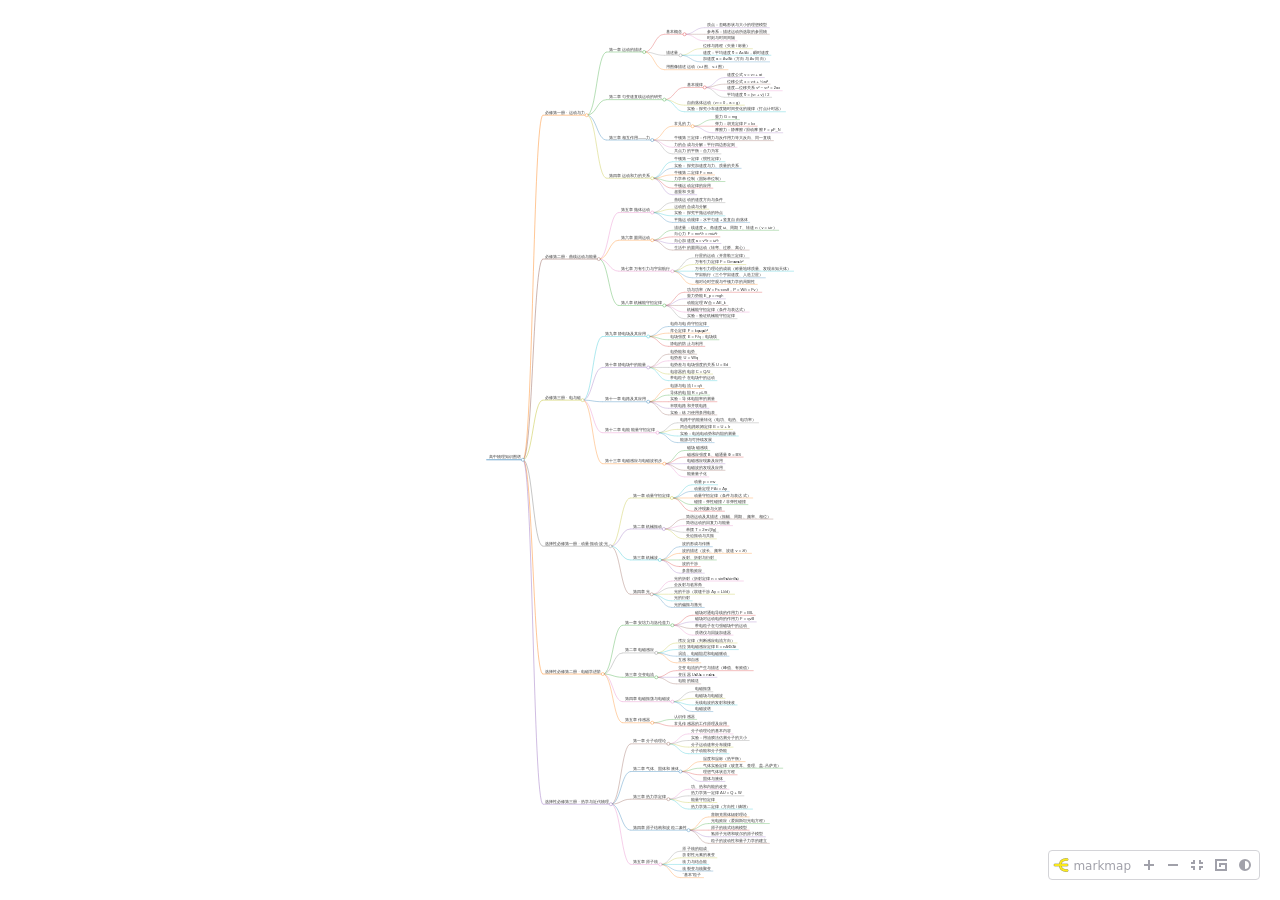
<file: mindmap/physics.html>
<!doctype html>
<html>
<head>
<meta charset="UTF-8" />
<meta name="viewport" content="width=device-width, initial-scale=1.0" />
<meta http-equiv="X-UA-Compatible" content="ie=edge" />
<title>Markmap</title>
<style>
* {
  margin: 0;
  padding: 0;
}
html {
  font-family: ui-sans-serif, system-ui, sans-serif, 'Apple Color Emoji',
    'Segoe UI Emoji', 'Segoe UI Symbol', 'Noto Color Emoji';
}
#mindmap {
  display: block;
  width: 100vw;
  height: 100vh;
}
.markmap-dark {
  background: #27272a;
  color: white;
}
</style>
<style>.mm-toolbar {display:flex;-webkit-user-select:none;-moz-user-select:none;user-select:none;align-items:center;border-width:1px;--un-border-opacity:1;border-color:rgb(212 212 216 / var(--un-border-opacity));border-radius:0.25rem;border-style:solid;--un-bg-opacity:1;background-color:rgb(255 255 255 / var(--un-bg-opacity));padding:0.25rem;line-height:1;
}
  .mm-toolbar:hover {--un-border-opacity:1;border-color:rgb(161 161 170 / var(--un-border-opacity));
  }
  .mm-toolbar svg {display:block;
  }
  .mm-toolbar a {display:inline-block;text-decoration:none;
  }
  .mm-toolbar-brand > img {width:1rem;height:1rem;vertical-align:middle;
    }
  .mm-toolbar-brand > span {padding-left:0.25rem;padding-right:0.25rem;
    }
  .mm-toolbar-brand:not(:first-child), .mm-toolbar-item:not(:first-child) {margin-left:0.25rem;
    }
  .mm-toolbar-brand > *, .mm-toolbar-item > * {min-width:1rem;cursor:pointer;text-align:center;font-size:0.75rem;line-height:1rem;--un-text-opacity:1;color:rgb(161 161 170 / var(--un-text-opacity));
    }
  .mm-toolbar-brand.active,
    .mm-toolbar-brand:hover,
    .mm-toolbar-item.active,
    .mm-toolbar-item:hover {border-radius:0.25rem;--un-bg-opacity:1;background-color:rgb(228 228 231 / var(--un-bg-opacity));
    }
  .mm-toolbar-brand.active > *, .mm-toolbar-brand:hover > *, .mm-toolbar-item.active > *, .mm-toolbar-item:hover > * {--un-text-opacity:1;color:rgb(39 39 42 / var(--un-text-opacity));
      }
  .mm-toolbar-brand.active, .mm-toolbar-item.active {--un-bg-opacity:1;background-color:rgb(212 212 216 / var(--un-bg-opacity));
    }

.markmap-dark .mm-toolbar {--un-border-opacity:1;border-color:rgb(82 82 91 / var(--un-border-opacity));--un-bg-opacity:1;background-color:rgb(39 39 42 / var(--un-bg-opacity));--un-text-opacity:1;color:rgb(161 161 170 / var(--un-text-opacity));
}

.markmap-dark .mm-toolbar:hover {--un-border-opacity:1;border-color:rgb(113 113 122 / var(--un-border-opacity));
  }

.markmap-dark .mm-toolbar > *:hover {--un-bg-opacity:1;background-color:rgb(82 82 91 / var(--un-bg-opacity));
  }

.markmap-dark .mm-toolbar > *:hover > * {--un-text-opacity:1;color:rgb(228 228 231 / var(--un-text-opacity));
    }
</style>
</head>
<body>
<svg id="mindmap"></svg>
<script>// https://d3js.org v7.9.0 Copyright 2010-2023 Mike Bostock
!function(t,n){"object"==typeof exports&&"undefined"!=typeof module?n(exports):"function"==typeof define&&define.amd?define(["exports"],n):n((t="undefined"!=typeof globalThis?globalThis:t||self).d3=t.d3||{})}(this,(function(t){"use strict";function n(t,n){return null==t||null==n?NaN:t<n?-1:t>n?1:t>=n?0:NaN}function e(t,n){return null==t||null==n?NaN:n<t?-1:n>t?1:n>=t?0:NaN}function r(t){let r,o,a;function u(t,n,e=0,i=t.length){if(e<i){if(0!==r(n,n))return i;do{const r=e+i>>>1;o(t[r],n)<0?e=r+1:i=r}while(e<i)}return e}return 2!==t.length?(r=n,o=(e,r)=>n(t(e),r),a=(n,e)=>t(n)-e):(r=t===n||t===e?t:i,o=t,a=t),{left:u,center:function(t,n,e=0,r=t.length){const i=u(t,n,e,r-1);return i>e&&a(t[i-1],n)>-a(t[i],n)?i-1:i},right:function(t,n,e=0,i=t.length){if(e<i){if(0!==r(n,n))return i;do{const r=e+i>>>1;o(t[r],n)<=0?e=r+1:i=r}while(e<i)}return e}}}function i(){return 0}function o(t){return null===t?NaN:+t}const a=r(n),u=a.right,c=a.left,f=r(o).center;var s=u;const l=d(y),h=d((function(t){const n=y(t);return(t,e,r,i,o)=>{n(t,e,(r<<=2)+0,(i<<=2)+0,o<<=2),n(t,e,r+1,i+1,o),n(t,e,r+2,i+2,o),n(t,e,r+3,i+3,o)}}));function d(t){return function(n,e,r=e){if(!((e=+e)>=0))throw new RangeError("invalid rx");if(!((r=+r)>=0))throw new RangeError("invalid ry");let{data:i,width:o,height:a}=n;if(!((o=Math.floor(o))>=0))throw new RangeError("invalid width");if(!((a=Math.floor(void 0!==a?a:i.length/o))>=0))throw new RangeError("invalid height");if(!o||!a||!e&&!r)return n;const u=e&&t(e),c=r&&t(r),f=i.slice();return u&&c?(p(u,f,i,o,a),p(u,i,f,o,a),p(u,f,i,o,a),g(c,i,f,o,a),g(c,f,i,o,a),g(c,i,f,o,a)):u?(p(u,i,f,o,a),p(u,f,i,o,a),p(u,i,f,o,a)):c&&(g(c,i,f,o,a),g(c,f,i,o,a),g(c,i,f,o,a)),n}}function p(t,n,e,r,i){for(let o=0,a=r*i;o<a;)t(n,e,o,o+=r,1)}function g(t,n,e,r,i){for(let o=0,a=r*i;o<r;++o)t(n,e,o,o+a,r)}function y(t){const n=Math.floor(t);if(n===t)return function(t){const n=2*t+1;return(e,r,i,o,a)=>{if(!((o-=a)>=i))return;let u=t*r[i];const c=a*t;for(let t=i,n=i+c;t<n;t+=a)u+=r[Math.min(o,t)];for(let t=i,f=o;t<=f;t+=a)u+=r[Math.min(o,t+c)],e[t]=u/n,u-=r[Math.max(i,t-c)]}}(t);const e=t-n,r=2*t+1;return(t,i,o,a,u)=>{if(!((a-=u)>=o))return;let c=n*i[o];const f=u*n,s=f+u;for(let t=o,n=o+f;t<n;t+=u)c+=i[Math.min(a,t)];for(let n=o,l=a;n<=l;n+=u)c+=i[Math.min(a,n+f)],t[n]=(c+e*(i[Math.max(o,n-s)]+i[Math.min(a,n+s)]))/r,c-=i[Math.max(o,n-f)]}}function v(t,n){let e=0;if(void 0===n)for(let n of t)null!=n&&(n=+n)>=n&&++e;else{let r=-1;for(let i of t)null!=(i=n(i,++r,t))&&(i=+i)>=i&&++e}return e}function _(t){return 0|t.length}function b(t){return!(t>0)}function m(t){return"object"!=typeof t||"length"in t?t:Array.from(t)}function x(t,n){let e,r=0,i=0,o=0;if(void 0===n)for(let n of t)null!=n&&(n=+n)>=n&&(e=n-i,i+=e/++r,o+=e*(n-i));else{let a=-1;for(let u of t)null!=(u=n(u,++a,t))&&(u=+u)>=u&&(e=u-i,i+=e/++r,o+=e*(u-i))}if(r>1)return o/(r-1)}function w(t,n){const e=x(t,n);return e?Math.sqrt(e):e}function M(t,n){let e,r;if(void 0===n)for(const n of t)null!=n&&(void 0===e?n>=n&&(e=r=n):(e>n&&(e=n),r<n&&(r=n)));else{let i=-1;for(let o of t)null!=(o=n(o,++i,t))&&(void 0===e?o>=o&&(e=r=o):(e>o&&(e=o),r<o&&(r=o)))}return[e,r]}class T{constructor(){this._partials=new Float64Array(32),this._n=0}add(t){const n=this._partials;let e=0;for(let r=0;r<this._n&&r<32;r++){const i=n[r],o=t+i,a=Math.abs(t)<Math.abs(i)?t-(o-i):i-(o-t);a&&(n[e++]=a),t=o}return n[e]=t,this._n=e+1,this}valueOf(){const t=this._partials;let n,e,r,i=this._n,o=0;if(i>0){for(o=t[--i];i>0&&(n=o,e=t[--i],o=n+e,r=e-(o-n),!r););i>0&&(r<0&&t[i-1]<0||r>0&&t[i-1]>0)&&(e=2*r,n=o+e,e==n-o&&(o=n))}return o}}class InternMap extends Map{constructor(t,n=N){if(super(),Object.defineProperties(this,{_intern:{value:new Map},_key:{value:n}}),null!=t)for(const[n,e]of t)this.set(n,e)}get(t){return super.get(A(this,t))}has(t){return super.has(A(this,t))}set(t,n){return super.set(S(this,t),n)}delete(t){return super.delete(E(this,t))}}class InternSet extends Set{constructor(t,n=N){if(super(),Object.defineProperties(this,{_intern:{value:new Map},_key:{value:n}}),null!=t)for(const n of t)this.add(n)}has(t){return super.has(A(this,t))}add(t){return super.add(S(this,t))}delete(t){return super.delete(E(this,t))}}function A({_intern:t,_key:n},e){const r=n(e);return t.has(r)?t.get(r):e}function S({_intern:t,_key:n},e){const r=n(e);return t.has(r)?t.get(r):(t.set(r,e),e)}function E({_intern:t,_key:n},e){const r=n(e);return t.has(r)&&(e=t.get(r),t.delete(r)),e}function N(t){return null!==t&&"object"==typeof t?t.valueOf():t}function k(t){return t}function C(t,...n){return F(t,k,k,n)}function P(t,...n){return F(t,Array.from,k,n)}function z(t,n){for(let e=1,r=n.length;e<r;++e)t=t.flatMap((t=>t.pop().map((([n,e])=>[...t,n,e]))));return t}function $(t,n,...e){return F(t,k,n,e)}function D(t,n,...e){return F(t,Array.from,n,e)}function R(t){if(1!==t.length)throw new Error("duplicate key");return t[0]}function F(t,n,e,r){return function t(i,o){if(o>=r.length)return e(i);const a=new InternMap,u=r[o++];let c=-1;for(const t of i){const n=u(t,++c,i),e=a.get(n);e?e.push(t):a.set(n,[t])}for(const[n,e]of a)a.set(n,t(e,o));return n(a)}(t,0)}function q(t,n){return Array.from(n,(n=>t[n]))}function U(t,...n){if("function"!=typeof t[Symbol.iterator])throw new TypeError("values is not iterable");t=Array.from(t);let[e]=n;if(e&&2!==e.length||n.length>1){const r=Uint32Array.from(t,((t,n)=>n));return n.length>1?(n=n.map((n=>t.map(n))),r.sort(((t,e)=>{for(const r of n){const n=O(r[t],r[e]);if(n)return n}}))):(e=t.map(e),r.sort(((t,n)=>O(e[t],e[n])))),q(t,r)}return t.sort(I(e))}function I(t=n){if(t===n)return O;if("function"!=typeof t)throw new TypeError("compare is not a function");return(n,e)=>{const r=t(n,e);return r||0===r?r:(0===t(e,e))-(0===t(n,n))}}function O(t,n){return(null==t||!(t>=t))-(null==n||!(n>=n))||(t<n?-1:t>n?1:0)}var B=Array.prototype.slice;function Y(t){return()=>t}const L=Math.sqrt(50),j=Math.sqrt(10),H=Math.sqrt(2);function X(t,n,e){const r=(n-t)/Math.max(0,e),i=Math.floor(Math.log10(r)),o=r/Math.pow(10,i),a=o>=L?10:o>=j?5:o>=H?2:1;let u,c,f;return i<0?(f=Math.pow(10,-i)/a,u=Math.round(t*f),c=Math.round(n*f),u/f<t&&++u,c/f>n&&--c,f=-f):(f=Math.pow(10,i)*a,u=Math.round(t/f),c=Math.round(n/f),u*f<t&&++u,c*f>n&&--c),c<u&&.5<=e&&e<2?X(t,n,2*e):[u,c,f]}function G(t,n,e){if(!((e=+e)>0))return[];if((t=+t)===(n=+n))return[t];const r=n<t,[i,o,a]=r?X(n,t,e):X(t,n,e);if(!(o>=i))return[];const u=o-i+1,c=new Array(u);if(r)if(a<0)for(let t=0;t<u;++t)c[t]=(o-t)/-a;else for(let t=0;t<u;++t)c[t]=(o-t)*a;else if(a<0)for(let t=0;t<u;++t)c[t]=(i+t)/-a;else for(let t=0;t<u;++t)c[t]=(i+t)*a;return c}function V(t,n,e){return X(t=+t,n=+n,e=+e)[2]}function W(t,n,e){e=+e;const r=(n=+n)<(t=+t),i=r?V(n,t,e):V(t,n,e);return(r?-1:1)*(i<0?1/-i:i)}function Z(t,n,e){let r;for(;;){const i=V(t,n,e);if(i===r||0===i||!isFinite(i))return[t,n];i>0?(t=Math.floor(t/i)*i,n=Math.ceil(n/i)*i):i<0&&(t=Math.ceil(t*i)/i,n=Math.floor(n*i)/i),r=i}}function K(t){return Math.max(1,Math.ceil(Math.log(v(t))/Math.LN2)+1)}function Q(){var t=k,n=M,e=K;function r(r){Array.isArray(r)||(r=Array.from(r));var i,o,a,u=r.length,c=new Array(u);for(i=0;i<u;++i)c[i]=t(r[i],i,r);var f=n(c),l=f[0],h=f[1],d=e(c,l,h);if(!Array.isArray(d)){const t=h,e=+d;if(n===M&&([l,h]=Z(l,h,e)),(d=G(l,h,e))[0]<=l&&(a=V(l,h,e)),d[d.length-1]>=h)if(t>=h&&n===M){const t=V(l,h,e);isFinite(t)&&(t>0?h=(Math.floor(h/t)+1)*t:t<0&&(h=(Math.ceil(h*-t)+1)/-t))}else d.pop()}for(var p=d.length,g=0,y=p;d[g]<=l;)++g;for(;d[y-1]>h;)--y;(g||y<p)&&(d=d.slice(g,y),p=y-g);var v,_=new Array(p+1);for(i=0;i<=p;++i)(v=_[i]=[]).x0=i>0?d[i-1]:l,v.x1=i<p?d[i]:h;if(isFinite(a)){if(a>0)for(i=0;i<u;++i)null!=(o=c[i])&&l<=o&&o<=h&&_[Math.min(p,Math.floor((o-l)/a))].push(r[i]);else if(a<0)for(i=0;i<u;++i)if(null!=(o=c[i])&&l<=o&&o<=h){const t=Math.floor((l-o)*a);_[Math.min(p,t+(d[t]<=o))].push(r[i])}}else for(i=0;i<u;++i)null!=(o=c[i])&&l<=o&&o<=h&&_[s(d,o,0,p)].push(r[i]);return _}return r.value=function(n){return arguments.length?(t="function"==typeof n?n:Y(n),r):t},r.domain=function(t){return arguments.length?(n="function"==typeof t?t:Y([t[0],t[1]]),r):n},r.thresholds=function(t){return arguments.length?(e="function"==typeof t?t:Y(Array.isArray(t)?B.call(t):t),r):e},r}function J(t,n){let e;if(void 0===n)for(const n of t)null!=n&&(e<n||void 0===e&&n>=n)&&(e=n);else{let r=-1;for(let i of t)null!=(i=n(i,++r,t))&&(e<i||void 0===e&&i>=i)&&(e=i)}return e}function tt(t,n){let e,r=-1,i=-1;if(void 0===n)for(const n of t)++i,null!=n&&(e<n||void 0===e&&n>=n)&&(e=n,r=i);else for(let o of t)null!=(o=n(o,++i,t))&&(e<o||void 0===e&&o>=o)&&(e=o,r=i);return r}function nt(t,n){let e;if(void 0===n)for(const n of t)null!=n&&(e>n||void 0===e&&n>=n)&&(e=n);else{let r=-1;for(let i of t)null!=(i=n(i,++r,t))&&(e>i||void 0===e&&i>=i)&&(e=i)}return e}function et(t,n){let e,r=-1,i=-1;if(void 0===n)for(const n of t)++i,null!=n&&(e>n||void 0===e&&n>=n)&&(e=n,r=i);else for(let o of t)null!=(o=n(o,++i,t))&&(e>o||void 0===e&&o>=o)&&(e=o,r=i);return r}function rt(t,n,e=0,r=1/0,i){if(n=Math.floor(n),e=Math.floor(Math.max(0,e)),r=Math.floor(Math.min(t.length-1,r)),!(e<=n&&n<=r))return t;for(i=void 0===i?O:I(i);r>e;){if(r-e>600){const o=r-e+1,a=n-e+1,u=Math.log(o),c=.5*Math.exp(2*u/3),f=.5*Math.sqrt(u*c*(o-c)/o)*(a-o/2<0?-1:1);rt(t,n,Math.max(e,Math.floor(n-a*c/o+f)),Math.min(r,Math.floor(n+(o-a)*c/o+f)),i)}const o=t[n];let a=e,u=r;for(it(t,e,n),i(t[r],o)>0&&it(t,e,r);a<u;){for(it(t,a,u),++a,--u;i(t[a],o)<0;)++a;for(;i(t[u],o)>0;)--u}0===i(t[e],o)?it(t,e,u):(++u,it(t,u,r)),u<=n&&(e=u+1),n<=u&&(r=u-1)}return t}function it(t,n,e){const r=t[n];t[n]=t[e],t[e]=r}function ot(t,e=n){let r,i=!1;if(1===e.length){let o;for(const a of t){const t=e(a);(i?n(t,o)>0:0===n(t,t))&&(r=a,o=t,i=!0)}}else for(const n of t)(i?e(n,r)>0:0===e(n,n))&&(r=n,i=!0);return r}function at(t,n,e){if(t=Float64Array.from(function*(t,n){if(void 0===n)for(let n of t)null!=n&&(n=+n)>=n&&(yield n);else{let e=-1;for(let r of t)null!=(r=n(r,++e,t))&&(r=+r)>=r&&(yield r)}}(t,e)),(r=t.length)&&!isNaN(n=+n)){if(n<=0||r<2)return nt(t);if(n>=1)return J(t);var r,i=(r-1)*n,o=Math.floor(i),a=J(rt(t,o).subarray(0,o+1));return a+(nt(t.subarray(o+1))-a)*(i-o)}}function ut(t,n,e=o){if((r=t.length)&&!isNaN(n=+n)){if(n<=0||r<2)return+e(t[0],0,t);if(n>=1)return+e(t[r-1],r-1,t);var r,i=(r-1)*n,a=Math.floor(i),u=+e(t[a],a,t);return u+(+e(t[a+1],a+1,t)-u)*(i-a)}}function ct(t,n,e=o){if(!isNaN(n=+n)){if(r=Float64Array.from(t,((n,r)=>o(e(t[r],r,t)))),n<=0)return et(r);if(n>=1)return tt(r);var r,i=Uint32Array.from(t,((t,n)=>n)),a=r.length-1,u=Math.floor(a*n);return rt(i,u,0,a,((t,n)=>O(r[t],r[n]))),(u=ot(i.subarray(0,u+1),(t=>r[t])))>=0?u:-1}}function ft(t){return Array.from(function*(t){for(const n of t)yield*n}(t))}function st(t,n){return[t,n]}function lt(t,n,e){t=+t,n=+n,e=(i=arguments.length)<2?(n=t,t=0,1):i<3?1:+e;for(var r=-1,i=0|Math.max(0,Math.ceil((n-t)/e)),o=new Array(i);++r<i;)o[r]=t+r*e;return o}function ht(t,e=n){if(1===e.length)return et(t,e);let r,i=-1,o=-1;for(const n of t)++o,(i<0?0===e(n,n):e(n,r)<0)&&(r=n,i=o);return i}var dt=pt(Math.random);function pt(t){return function(n,e=0,r=n.length){let i=r-(e=+e);for(;i;){const r=t()*i--|0,o=n[i+e];n[i+e]=n[r+e],n[r+e]=o}return n}}function gt(t){if(!(i=t.length))return[];for(var n=-1,e=nt(t,yt),r=new Array(e);++n<e;)for(var i,o=-1,a=r[n]=new Array(i);++o<i;)a[o]=t[o][n];return r}function yt(t){return t.length}function vt(t){return t instanceof InternSet?t:new InternSet(t)}function _t(t,n){const e=t[Symbol.iterator](),r=new Set;for(const t of n){const n=bt(t);if(r.has(n))continue;let i,o;for(;({value:i,done:o}=e.next());){if(o)return!1;const t=bt(i);if(r.add(t),Object.is(n,t))break}}return!0}function bt(t){return null!==t&&"object"==typeof t?t.valueOf():t}function mt(t){return t}var xt=1,wt=2,Mt=3,Tt=4,At=1e-6;function St(t){return"translate("+t+",0)"}function Et(t){return"translate(0,"+t+")"}function Nt(t){return n=>+t(n)}function kt(t,n){return n=Math.max(0,t.bandwidth()-2*n)/2,t.round()&&(n=Math.round(n)),e=>+t(e)+n}function Ct(){return!this.__axis}function Pt(t,n){var e=[],r=null,i=null,o=6,a=6,u=3,c="undefined"!=typeof window&&window.devicePixelRatio>1?0:.5,f=t===xt||t===Tt?-1:1,s=t===Tt||t===wt?"x":"y",l=t===xt||t===Mt?St:Et;function h(h){var d=null==r?n.ticks?n.ticks.apply(n,e):n.domain():r,p=null==i?n.tickFormat?n.tickFormat.apply(n,e):mt:i,g=Math.max(o,0)+u,y=n.range(),v=+y[0]+c,_=+y[y.length-1]+c,b=(n.bandwidth?kt:Nt)(n.copy(),c),m=h.selection?h.selection():h,x=m.selectAll(".domain").data([null]),w=m.selectAll(".tick").data(d,n).order(),M=w.exit(),T=w.enter().append("g").attr("class","tick"),A=w.select("line"),S=w.select("text");x=x.merge(x.enter().insert("path",".tick").attr("class","domain").attr("stroke","currentColor")),w=w.merge(T),A=A.merge(T.append("line").attr("stroke","currentColor").attr(s+"2",f*o)),S=S.merge(T.append("text").attr("fill","currentColor").attr(s,f*g).attr("dy",t===xt?"0em":t===Mt?"0.71em":"0.32em")),h!==m&&(x=x.transition(h),w=w.transition(h),A=A.transition(h),S=S.transition(h),M=M.transition(h).attr("opacity",At).attr("transform",(function(t){return isFinite(t=b(t))?l(t+c):this.getAttribute("transform")})),T.attr("opacity",At).attr("transform",(function(t){var n=this.parentNode.__axis;return l((n&&isFinite(n=n(t))?n:b(t))+c)}))),M.remove(),x.attr("d",t===Tt||t===wt?a?"M"+f*a+","+v+"H"+c+"V"+_+"H"+f*a:"M"+c+","+v+"V"+_:a?"M"+v+","+f*a+"V"+c+"H"+_+"V"+f*a:"M"+v+","+c+"H"+_),w.attr("opacity",1).attr("transform",(function(t){return l(b(t)+c)})),A.attr(s+"2",f*o),S.attr(s,f*g).text(p),m.filter(Ct).attr("fill","none").attr("font-size",10).attr("font-family","sans-serif").attr("text-anchor",t===wt?"start":t===Tt?"end":"middle"),m.each((function(){this.__axis=b}))}return h.scale=function(t){return arguments.length?(n=t,h):n},h.ticks=function(){return e=Array.from(arguments),h},h.tickArguments=function(t){return arguments.length?(e=null==t?[]:Array.from(t),h):e.slice()},h.tickValues=function(t){return arguments.length?(r=null==t?null:Array.from(t),h):r&&r.slice()},h.tickFormat=function(t){return arguments.length?(i=t,h):i},h.tickSize=function(t){return arguments.length?(o=a=+t,h):o},h.tickSizeInner=function(t){return arguments.length?(o=+t,h):o},h.tickSizeOuter=function(t){return arguments.length?(a=+t,h):a},h.tickPadding=function(t){return arguments.length?(u=+t,h):u},h.offset=function(t){return arguments.length?(c=+t,h):c},h}var zt={value:()=>{}};function $t(){for(var t,n=0,e=arguments.length,r={};n<e;++n){if(!(t=arguments[n]+"")||t in r||/[\s.]/.test(t))throw new Error("illegal type: "+t);r[t]=[]}return new Dt(r)}function Dt(t){this._=t}function Rt(t,n){for(var e,r=0,i=t.length;r<i;++r)if((e=t[r]).name===n)return e.value}function Ft(t,n,e){for(var r=0,i=t.length;r<i;++r)if(t[r].name===n){t[r]=zt,t=t.slice(0,r).concat(t.slice(r+1));break}return null!=e&&t.push({name:n,value:e}),t}Dt.prototype=$t.prototype={constructor:Dt,on:function(t,n){var e,r,i=this._,o=(r=i,(t+"").trim().split(/^|\s+/).map((function(t){var n="",e=t.indexOf(".");if(e>=0&&(n=t.slice(e+1),t=t.slice(0,e)),t&&!r.hasOwnProperty(t))throw new Error("unknown type: "+t);return{type:t,name:n}}))),a=-1,u=o.length;if(!(arguments.length<2)){if(null!=n&&"function"!=typeof n)throw new Error("invalid callback: "+n);for(;++a<u;)if(e=(t=o[a]).type)i[e]=Ft(i[e],t.name,n);else if(null==n)for(e in i)i[e]=Ft(i[e],t.name,null);return this}for(;++a<u;)if((e=(t=o[a]).type)&&(e=Rt(i[e],t.name)))return e},copy:function(){var t={},n=this._;for(var e in n)t[e]=n[e].slice();return new Dt(t)},call:function(t,n){if((e=arguments.length-2)>0)for(var e,r,i=new Array(e),o=0;o<e;++o)i[o]=arguments[o+2];if(!this._.hasOwnProperty(t))throw new Error("unknown type: "+t);for(o=0,e=(r=this._[t]).length;o<e;++o)r[o].value.apply(n,i)},apply:function(t,n,e){if(!this._.hasOwnProperty(t))throw new Error("unknown type: "+t);for(var r=this._[t],i=0,o=r.length;i<o;++i)r[i].value.apply(n,e)}};var qt="http://www.w3.org/1999/xhtml",Ut={svg:"http://www.w3.org/2000/svg",xhtml:qt,xlink:"http://www.w3.org/1999/xlink",xml:"http://www.w3.org/XML/1998/namespace",xmlns:"http://www.w3.org/2000/xmlns/"};function It(t){var n=t+="",e=n.indexOf(":");return e>=0&&"xmlns"!==(n=t.slice(0,e))&&(t=t.slice(e+1)),Ut.hasOwnProperty(n)?{space:Ut[n],local:t}:t}function Ot(t){return function(){var n=this.ownerDocument,e=this.namespaceURI;return e===qt&&n.documentElement.namespaceURI===qt?n.createElement(t):n.createElementNS(e,t)}}function Bt(t){return function(){return this.ownerDocument.createElementNS(t.space,t.local)}}function Yt(t){var n=It(t);return(n.local?Bt:Ot)(n)}function Lt(){}function jt(t){return null==t?Lt:function(){return this.querySelector(t)}}function Ht(t){return null==t?[]:Array.isArray(t)?t:Array.from(t)}function Xt(){return[]}function Gt(t){return null==t?Xt:function(){return this.querySelectorAll(t)}}function Vt(t){return function(){return this.matches(t)}}function Wt(t){return function(n){return n.matches(t)}}var Zt=Array.prototype.find;function Kt(){return this.firstElementChild}var Qt=Array.prototype.filter;function Jt(){return Array.from(this.children)}function tn(t){return new Array(t.length)}function nn(t,n){this.ownerDocument=t.ownerDocument,this.namespaceURI=t.namespaceURI,this._next=null,this._parent=t,this.__data__=n}function en(t,n,e,r,i,o){for(var a,u=0,c=n.length,f=o.length;u<f;++u)(a=n[u])?(a.__data__=o[u],r[u]=a):e[u]=new nn(t,o[u]);for(;u<c;++u)(a=n[u])&&(i[u]=a)}function rn(t,n,e,r,i,o,a){var u,c,f,s=new Map,l=n.length,h=o.length,d=new Array(l);for(u=0;u<l;++u)(c=n[u])&&(d[u]=f=a.call(c,c.__data__,u,n)+"",s.has(f)?i[u]=c:s.set(f,c));for(u=0;u<h;++u)f=a.call(t,o[u],u,o)+"",(c=s.get(f))?(r[u]=c,c.__data__=o[u],s.delete(f)):e[u]=new nn(t,o[u]);for(u=0;u<l;++u)(c=n[u])&&s.get(d[u])===c&&(i[u]=c)}function on(t){return t.__data__}function an(t){return"object"==typeof t&&"length"in t?t:Array.from(t)}function un(t,n){return t<n?-1:t>n?1:t>=n?0:NaN}function cn(t){return function(){this.removeAttribute(t)}}function fn(t){return function(){this.removeAttributeNS(t.space,t.local)}}function sn(t,n){return function(){this.setAttribute(t,n)}}function ln(t,n){return function(){this.setAttributeNS(t.space,t.local,n)}}function hn(t,n){return function(){var e=n.apply(this,arguments);null==e?this.removeAttribute(t):this.setAttribute(t,e)}}function dn(t,n){return function(){var e=n.apply(this,arguments);null==e?this.removeAttributeNS(t.space,t.local):this.setAttributeNS(t.space,t.local,e)}}function pn(t){return t.ownerDocument&&t.ownerDocument.defaultView||t.document&&t||t.defaultView}function gn(t){return function(){this.style.removeProperty(t)}}function yn(t,n,e){return function(){this.style.setProperty(t,n,e)}}function vn(t,n,e){return function(){var r=n.apply(this,arguments);null==r?this.style.removeProperty(t):this.style.setProperty(t,r,e)}}function _n(t,n){return t.style.getPropertyValue(n)||pn(t).getComputedStyle(t,null).getPropertyValue(n)}function bn(t){return function(){delete this[t]}}function mn(t,n){return function(){this[t]=n}}function xn(t,n){return function(){var e=n.apply(this,arguments);null==e?delete this[t]:this[t]=e}}function wn(t){return t.trim().split(/^|\s+/)}function Mn(t){return t.classList||new Tn(t)}function Tn(t){this._node=t,this._names=wn(t.getAttribute("class")||"")}function An(t,n){for(var e=Mn(t),r=-1,i=n.length;++r<i;)e.add(n[r])}function Sn(t,n){for(var e=Mn(t),r=-1,i=n.length;++r<i;)e.remove(n[r])}function En(t){return function(){An(this,t)}}function Nn(t){return function(){Sn(this,t)}}function kn(t,n){return function(){(n.apply(this,arguments)?An:Sn)(this,t)}}function Cn(){this.textContent=""}function Pn(t){return function(){this.textContent=t}}function zn(t){return function(){var n=t.apply(this,arguments);this.textContent=null==n?"":n}}function $n(){this.innerHTML=""}function Dn(t){return function(){this.innerHTML=t}}function Rn(t){return function(){var n=t.apply(this,arguments);this.innerHTML=null==n?"":n}}function Fn(){this.nextSibling&&this.parentNode.appendChild(this)}function qn(){this.previousSibling&&this.parentNode.insertBefore(this,this.parentNode.firstChild)}function Un(){return null}function In(){var t=this.parentNode;t&&t.removeChild(this)}function On(){var t=this.cloneNode(!1),n=this.parentNode;return n?n.insertBefore(t,this.nextSibling):t}function Bn(){var t=this.cloneNode(!0),n=this.parentNode;return n?n.insertBefore(t,this.nextSibling):t}function Yn(t){return function(){var n=this.__on;if(n){for(var e,r=0,i=-1,o=n.length;r<o;++r)e=n[r],t.type&&e.type!==t.type||e.name!==t.name?n[++i]=e:this.removeEventListener(e.type,e.listener,e.options);++i?n.length=i:delete this.__on}}}function Ln(t,n,e){return function(){var r,i=this.__on,o=function(t){return function(n){t.call(this,n,this.__data__)}}(n);if(i)for(var a=0,u=i.length;a<u;++a)if((r=i[a]).type===t.type&&r.name===t.name)return this.removeEventListener(r.type,r.listener,r.options),this.addEventListener(r.type,r.listener=o,r.options=e),void(r.value=n);this.addEventListener(t.type,o,e),r={type:t.type,name:t.name,value:n,listener:o,options:e},i?i.push(r):this.__on=[r]}}function jn(t,n,e){var r=pn(t),i=r.CustomEvent;"function"==typeof i?i=new i(n,e):(i=r.document.createEvent("Event"),e?(i.initEvent(n,e.bubbles,e.cancelable),i.detail=e.detail):i.initEvent(n,!1,!1)),t.dispatchEvent(i)}function Hn(t,n){return function(){return jn(this,t,n)}}function Xn(t,n){return function(){return jn(this,t,n.apply(this,arguments))}}nn.prototype={constructor:nn,appendChild:function(t){return this._parent.insertBefore(t,this._next)},insertBefore:function(t,n){return this._parent.insertBefore(t,n)},querySelector:function(t){return this._parent.querySelector(t)},querySelectorAll:function(t){return this._parent.querySelectorAll(t)}},Tn.prototype={add:function(t){this._names.indexOf(t)<0&&(this._names.push(t),this._node.setAttribute("class",this._names.join(" ")))},remove:function(t){var n=this._names.indexOf(t);n>=0&&(this._names.splice(n,1),this._node.setAttribute("class",this._names.join(" ")))},contains:function(t){return this._names.indexOf(t)>=0}};var Gn=[null];function Vn(t,n){this._groups=t,this._parents=n}function Wn(){return new Vn([[document.documentElement]],Gn)}function Zn(t){return"string"==typeof t?new Vn([[document.querySelector(t)]],[document.documentElement]):new Vn([[t]],Gn)}Vn.prototype=Wn.prototype={constructor:Vn,select:function(t){"function"!=typeof t&&(t=jt(t));for(var n=this._groups,e=n.length,r=new Array(e),i=0;i<e;++i)for(var o,a,u=n[i],c=u.length,f=r[i]=new Array(c),s=0;s<c;++s)(o=u[s])&&(a=t.call(o,o.__data__,s,u))&&("__data__"in o&&(a.__data__=o.__data__),f[s]=a);return new Vn(r,this._parents)},selectAll:function(t){t="function"==typeof t?function(t){return function(){return Ht(t.apply(this,arguments))}}(t):Gt(t);for(var n=this._groups,e=n.length,r=[],i=[],o=0;o<e;++o)for(var a,u=n[o],c=u.length,f=0;f<c;++f)(a=u[f])&&(r.push(t.call(a,a.__data__,f,u)),i.push(a));return new Vn(r,i)},selectChild:function(t){return this.select(null==t?Kt:function(t){return function(){return Zt.call(this.children,t)}}("function"==typeof t?t:Wt(t)))},selectChildren:function(t){return this.selectAll(null==t?Jt:function(t){return function(){return Qt.call(this.children,t)}}("function"==typeof t?t:Wt(t)))},filter:function(t){"function"!=typeof t&&(t=Vt(t));for(var n=this._groups,e=n.length,r=new Array(e),i=0;i<e;++i)for(var o,a=n[i],u=a.length,c=r[i]=[],f=0;f<u;++f)(o=a[f])&&t.call(o,o.__data__,f,a)&&c.push(o);return new Vn(r,this._parents)},data:function(t,n){if(!arguments.length)return Array.from(this,on);var e=n?rn:en,r=this._parents,i=this._groups;"function"!=typeof t&&(t=function(t){return function(){return t}}(t));for(var o=i.length,a=new Array(o),u=new Array(o),c=new Array(o),f=0;f<o;++f){var s=r[f],l=i[f],h=l.length,d=an(t.call(s,s&&s.__data__,f,r)),p=d.length,g=u[f]=new Array(p),y=a[f]=new Array(p);e(s,l,g,y,c[f]=new Array(h),d,n);for(var v,_,b=0,m=0;b<p;++b)if(v=g[b]){for(b>=m&&(m=b+1);!(_=y[m])&&++m<p;);v._next=_||null}}return(a=new Vn(a,r))._enter=u,a._exit=c,a},enter:function(){return new Vn(this._enter||this._groups.map(tn),this._parents)},exit:function(){return new Vn(this._exit||this._groups.map(tn),this._parents)},join:function(t,n,e){var r=this.enter(),i=this,o=this.exit();return"function"==typeof t?(r=t(r))&&(r=r.selection()):r=r.append(t+""),null!=n&&(i=n(i))&&(i=i.selection()),null==e?o.remove():e(o),r&&i?r.merge(i).order():i},merge:function(t){for(var n=t.selection?t.selection():t,e=this._groups,r=n._groups,i=e.length,o=r.length,a=Math.min(i,o),u=new Array(i),c=0;c<a;++c)for(var f,s=e[c],l=r[c],h=s.length,d=u[c]=new Array(h),p=0;p<h;++p)(f=s[p]||l[p])&&(d[p]=f);for(;c<i;++c)u[c]=e[c];return new Vn(u,this._parents)},selection:function(){return this},order:function(){for(var t=this._groups,n=-1,e=t.length;++n<e;)for(var r,i=t[n],o=i.length-1,a=i[o];--o>=0;)(r=i[o])&&(a&&4^r.compareDocumentPosition(a)&&a.parentNode.insertBefore(r,a),a=r);return this},sort:function(t){function n(n,e){return n&&e?t(n.__data__,e.__data__):!n-!e}t||(t=un);for(var e=this._groups,r=e.length,i=new Array(r),o=0;o<r;++o){for(var a,u=e[o],c=u.length,f=i[o]=new Array(c),s=0;s<c;++s)(a=u[s])&&(f[s]=a);f.sort(n)}return new Vn(i,this._parents).order()},call:function(){var t=arguments[0];return arguments[0]=this,t.apply(null,arguments),this},nodes:function(){return Array.from(this)},node:function(){for(var t=this._groups,n=0,e=t.length;n<e;++n)for(var r=t[n],i=0,o=r.length;i<o;++i){var a=r[i];if(a)return a}return null},size:function(){let t=0;for(const n of this)++t;return t},empty:function(){return!this.node()},each:function(t){for(var n=this._groups,e=0,r=n.length;e<r;++e)for(var i,o=n[e],a=0,u=o.length;a<u;++a)(i=o[a])&&t.call(i,i.__data__,a,o);return this},attr:function(t,n){var e=It(t);if(arguments.length<2){var r=this.node();return e.local?r.getAttributeNS(e.space,e.local):r.getAttribute(e)}return this.each((null==n?e.local?fn:cn:"function"==typeof n?e.local?dn:hn:e.local?ln:sn)(e,n))},style:function(t,n,e){return arguments.length>1?this.each((null==n?gn:"function"==typeof n?vn:yn)(t,n,null==e?"":e)):_n(this.node(),t)},property:function(t,n){return arguments.length>1?this.each((null==n?bn:"function"==typeof n?xn:mn)(t,n)):this.node()[t]},classed:function(t,n){var e=wn(t+"");if(arguments.length<2){for(var r=Mn(this.node()),i=-1,o=e.length;++i<o;)if(!r.contains(e[i]))return!1;return!0}return this.each(("function"==typeof n?kn:n?En:Nn)(e,n))},text:function(t){return arguments.length?this.each(null==t?Cn:("function"==typeof t?zn:Pn)(t)):this.node().textContent},html:function(t){return arguments.length?this.each(null==t?$n:("function"==typeof t?Rn:Dn)(t)):this.node().innerHTML},raise:function(){return this.each(Fn)},lower:function(){return this.each(qn)},append:function(t){var n="function"==typeof t?t:Yt(t);return this.select((function(){return this.appendChild(n.apply(this,arguments))}))},insert:function(t,n){var e="function"==typeof t?t:Yt(t),r=null==n?Un:"function"==typeof n?n:jt(n);return this.select((function(){return this.insertBefore(e.apply(this,arguments),r.apply(this,arguments)||null)}))},remove:function(){return this.each(In)},clone:function(t){return this.select(t?Bn:On)},datum:function(t){return arguments.length?this.property("__data__",t):this.node().__data__},on:function(t,n,e){var r,i,o=function(t){return t.trim().split(/^|\s+/).map((function(t){var n="",e=t.indexOf(".");return e>=0&&(n=t.slice(e+1),t=t.slice(0,e)),{type:t,name:n}}))}(t+""),a=o.length;if(!(arguments.length<2)){for(u=n?Ln:Yn,r=0;r<a;++r)this.each(u(o[r],n,e));return this}var u=this.node().__on;if(u)for(var c,f=0,s=u.length;f<s;++f)for(r=0,c=u[f];r<a;++r)if((i=o[r]).type===c.type&&i.name===c.name)return c.value},dispatch:function(t,n){return this.each(("function"==typeof n?Xn:Hn)(t,n))},[Symbol.iterator]:function*(){for(var t=this._groups,n=0,e=t.length;n<e;++n)for(var r,i=t[n],o=0,a=i.length;o<a;++o)(r=i[o])&&(yield r)}};var Kn=0;function Qn(){return new Jn}function Jn(){this._="@"+(++Kn).toString(36)}function te(t){let n;for(;n=t.sourceEvent;)t=n;return t}function ne(t,n){if(t=te(t),void 0===n&&(n=t.currentTarget),n){var e=n.ownerSVGElement||n;if(e.createSVGPoint){var r=e.createSVGPoint();return r.x=t.clientX,r.y=t.clientY,[(r=r.matrixTransform(n.getScreenCTM().inverse())).x,r.y]}if(n.getBoundingClientRect){var i=n.getBoundingClientRect();return[t.clientX-i.left-n.clientLeft,t.clientY-i.top-n.clientTop]}}return[t.pageX,t.pageY]}Jn.prototype=Qn.prototype={constructor:Jn,get:function(t){for(var n=this._;!(n in t);)if(!(t=t.parentNode))return;return t[n]},set:function(t,n){return t[this._]=n},remove:function(t){return this._ in t&&delete t[this._]},toString:function(){return this._}};const ee={passive:!1},re={capture:!0,passive:!1};function ie(t){t.stopImmediatePropagation()}function oe(t){t.preventDefault(),t.stopImmediatePropagation()}function ae(t){var n=t.document.documentElement,e=Zn(t).on("dragstart.drag",oe,re);"onselectstart"in n?e.on("selectstart.drag",oe,re):(n.__noselect=n.style.MozUserSelect,n.style.MozUserSelect="none")}function ue(t,n){var e=t.document.documentElement,r=Zn(t).on("dragstart.drag",null);n&&(r.on("click.drag",oe,re),setTimeout((function(){r.on("click.drag",null)}),0)),"onselectstart"in e?r.on("selectstart.drag",null):(e.style.MozUserSelect=e.__noselect,delete e.__noselect)}var ce=t=>()=>t;function fe(t,{sourceEvent:n,subject:e,target:r,identifier:i,active:o,x:a,y:u,dx:c,dy:f,dispatch:s}){Object.defineProperties(this,{type:{value:t,enumerable:!0,configurable:!0},sourceEvent:{value:n,enumerable:!0,configurable:!0},subject:{value:e,enumerable:!0,configurable:!0},target:{value:r,enumerable:!0,configurable:!0},identifier:{value:i,enumerable:!0,configurable:!0},active:{value:o,enumerable:!0,configurable:!0},x:{value:a,enumerable:!0,configurable:!0},y:{value:u,enumerable:!0,configurable:!0},dx:{value:c,enumerable:!0,configurable:!0},dy:{value:f,enumerable:!0,configurable:!0},_:{value:s}})}function se(t){return!t.ctrlKey&&!t.button}function le(){return this.parentNode}function he(t,n){return null==n?{x:t.x,y:t.y}:n}function de(){return navigator.maxTouchPoints||"ontouchstart"in this}function pe(t,n,e){t.prototype=n.prototype=e,e.constructor=t}function ge(t,n){var e=Object.create(t.prototype);for(var r in n)e[r]=n[r];return e}function ye(){}fe.prototype.on=function(){var t=this._.on.apply(this._,arguments);return t===this._?this:t};var ve=.7,_e=1/ve,be="\\s*([+-]?\\d+)\\s*",me="\\s*([+-]?(?:\\d*\\.)?\\d+(?:[eE][+-]?\\d+)?)\\s*",xe="\\s*([+-]?(?:\\d*\\.)?\\d+(?:[eE][+-]?\\d+)?)%\\s*",we=/^#([0-9a-f]{3,8})$/,Me=new RegExp(`^rgb\\(${be},${be},${be}\\)$`),Te=new RegExp(`^rgb\\(${xe},${xe},${xe}\\)$`),Ae=new RegExp(`^rgba\\(${be},${be},${be},${me}\\)$`),Se=new RegExp(`^rgba\\(${xe},${xe},${xe},${me}\\)$`),Ee=new RegExp(`^hsl\\(${me},${xe},${xe}\\)$`),Ne=new RegExp(`^hsla\\(${me},${xe},${xe},${me}\\)$`),ke={aliceblue:15792383,antiquewhite:16444375,aqua:65535,aquamarine:8388564,azure:15794175,beige:16119260,bisque:16770244,black:0,blanchedalmond:16772045,blue:255,blueviolet:9055202,brown:10824234,burlywood:14596231,cadetblue:6266528,chartreuse:8388352,chocolate:13789470,coral:16744272,cornflowerblue:6591981,cornsilk:16775388,crimson:14423100,cyan:65535,darkblue:139,darkcyan:35723,darkgoldenrod:12092939,darkgray:11119017,darkgreen:25600,darkgrey:11119017,darkkhaki:12433259,darkmagenta:9109643,darkolivegreen:5597999,darkorange:16747520,darkorchid:10040012,darkred:9109504,darksalmon:15308410,darkseagreen:9419919,darkslateblue:4734347,darkslategray:3100495,darkslategrey:3100495,darkturquoise:52945,darkviolet:9699539,deeppink:16716947,deepskyblue:49151,dimgray:6908265,dimgrey:6908265,dodgerblue:2003199,firebrick:11674146,floralwhite:16775920,forestgreen:2263842,fuchsia:16711935,gainsboro:14474460,ghostwhite:16316671,gold:16766720,goldenrod:14329120,gray:8421504,green:32768,greenyellow:11403055,grey:8421504,honeydew:15794160,hotpink:16738740,indianred:13458524,indigo:4915330,ivory:16777200,khaki:15787660,lavender:15132410,lavenderblush:16773365,lawngreen:8190976,lemonchiffon:16775885,lightblue:11393254,lightcoral:15761536,lightcyan:14745599,lightgoldenrodyellow:16448210,lightgray:13882323,lightgreen:9498256,lightgrey:13882323,lightpink:16758465,lightsalmon:16752762,lightseagreen:2142890,lightskyblue:8900346,lightslategray:7833753,lightslategrey:7833753,lightsteelblue:11584734,lightyellow:16777184,lime:65280,limegreen:3329330,linen:16445670,magenta:16711935,maroon:8388608,mediumaquamarine:6737322,mediumblue:205,mediumorchid:12211667,mediumpurple:9662683,mediumseagreen:3978097,mediumslateblue:8087790,mediumspringgreen:64154,mediumturquoise:4772300,mediumvioletred:13047173,midnightblue:1644912,mintcream:16121850,mistyrose:16770273,moccasin:16770229,navajowhite:16768685,navy:128,oldlace:16643558,olive:8421376,olivedrab:7048739,orange:16753920,orangered:16729344,orchid:14315734,palegoldenrod:15657130,palegreen:10025880,paleturquoise:11529966,palevioletred:14381203,papayawhip:16773077,peachpuff:16767673,peru:13468991,pink:16761035,plum:14524637,powderblue:11591910,purple:8388736,rebeccapurple:6697881,red:16711680,rosybrown:12357519,royalblue:4286945,saddlebrown:9127187,salmon:16416882,sandybrown:16032864,seagreen:3050327,seashell:16774638,sienna:10506797,silver:12632256,skyblue:8900331,slateblue:6970061,slategray:7372944,slategrey:7372944,snow:16775930,springgreen:65407,steelblue:4620980,tan:13808780,teal:32896,thistle:14204888,tomato:16737095,turquoise:4251856,violet:15631086,wheat:16113331,white:16777215,whitesmoke:16119285,yellow:16776960,yellowgreen:10145074};function Ce(){return this.rgb().formatHex()}function Pe(){return this.rgb().formatRgb()}function ze(t){var n,e;return t=(t+"").trim().toLowerCase(),(n=we.exec(t))?(e=n[1].length,n=parseInt(n[1],16),6===e?$e(n):3===e?new qe(n>>8&15|n>>4&240,n>>4&15|240&n,(15&n)<<4|15&n,1):8===e?De(n>>24&255,n>>16&255,n>>8&255,(255&n)/255):4===e?De(n>>12&15|n>>8&240,n>>8&15|n>>4&240,n>>4&15|240&n,((15&n)<<4|15&n)/255):null):(n=Me.exec(t))?new qe(n[1],n[2],n[3],1):(n=Te.exec(t))?new qe(255*n[1]/100,255*n[2]/100,255*n[3]/100,1):(n=Ae.exec(t))?De(n[1],n[2],n[3],n[4]):(n=Se.exec(t))?De(255*n[1]/100,255*n[2]/100,255*n[3]/100,n[4]):(n=Ee.exec(t))?Le(n[1],n[2]/100,n[3]/100,1):(n=Ne.exec(t))?Le(n[1],n[2]/100,n[3]/100,n[4]):ke.hasOwnProperty(t)?$e(ke[t]):"transparent"===t?new qe(NaN,NaN,NaN,0):null}function $e(t){return new qe(t>>16&255,t>>8&255,255&t,1)}function De(t,n,e,r){return r<=0&&(t=n=e=NaN),new qe(t,n,e,r)}function Re(t){return t instanceof ye||(t=ze(t)),t?new qe((t=t.rgb()).r,t.g,t.b,t.opacity):new qe}function Fe(t,n,e,r){return 1===arguments.length?Re(t):new qe(t,n,e,null==r?1:r)}function qe(t,n,e,r){this.r=+t,this.g=+n,this.b=+e,this.opacity=+r}function Ue(){return`#${Ye(this.r)}${Ye(this.g)}${Ye(this.b)}`}function Ie(){const t=Oe(this.opacity);return`${1===t?"rgb(":"rgba("}${Be(this.r)}, ${Be(this.g)}, ${Be(this.b)}${1===t?")":`, ${t})`}`}function Oe(t){return isNaN(t)?1:Math.max(0,Math.min(1,t))}function Be(t){return Math.max(0,Math.min(255,Math.round(t)||0))}function Ye(t){return((t=Be(t))<16?"0":"")+t.toString(16)}function Le(t,n,e,r){return r<=0?t=n=e=NaN:e<=0||e>=1?t=n=NaN:n<=0&&(t=NaN),new Xe(t,n,e,r)}function je(t){if(t instanceof Xe)return new Xe(t.h,t.s,t.l,t.opacity);if(t instanceof ye||(t=ze(t)),!t)return new Xe;if(t instanceof Xe)return t;var n=(t=t.rgb()).r/255,e=t.g/255,r=t.b/255,i=Math.min(n,e,r),o=Math.max(n,e,r),a=NaN,u=o-i,c=(o+i)/2;return u?(a=n===o?(e-r)/u+6*(e<r):e===o?(r-n)/u+2:(n-e)/u+4,u/=c<.5?o+i:2-o-i,a*=60):u=c>0&&c<1?0:a,new Xe(a,u,c,t.opacity)}function He(t,n,e,r){return 1===arguments.length?je(t):new Xe(t,n,e,null==r?1:r)}function Xe(t,n,e,r){this.h=+t,this.s=+n,this.l=+e,this.opacity=+r}function Ge(t){return(t=(t||0)%360)<0?t+360:t}function Ve(t){return Math.max(0,Math.min(1,t||0))}function We(t,n,e){return 255*(t<60?n+(e-n)*t/60:t<180?e:t<240?n+(e-n)*(240-t)/60:n)}pe(ye,ze,{copy(t){return Object.assign(new this.constructor,this,t)},displayable(){return this.rgb().displayable()},hex:Ce,formatHex:Ce,formatHex8:function(){return this.rgb().formatHex8()},formatHsl:function(){return je(this).formatHsl()},formatRgb:Pe,toString:Pe}),pe(qe,Fe,ge(ye,{brighter(t){return t=null==t?_e:Math.pow(_e,t),new qe(this.r*t,this.g*t,this.b*t,this.opacity)},darker(t){return t=null==t?ve:Math.pow(ve,t),new qe(this.r*t,this.g*t,this.b*t,this.opacity)},rgb(){return this},clamp(){return new qe(Be(this.r),Be(this.g),Be(this.b),Oe(this.opacity))},displayable(){return-.5<=this.r&&this.r<255.5&&-.5<=this.g&&this.g<255.5&&-.5<=this.b&&this.b<255.5&&0<=this.opacity&&this.opacity<=1},hex:Ue,formatHex:Ue,formatHex8:function(){return`#${Ye(this.r)}${Ye(this.g)}${Ye(this.b)}${Ye(255*(isNaN(this.opacity)?1:this.opacity))}`},formatRgb:Ie,toString:Ie})),pe(Xe,He,ge(ye,{brighter(t){return t=null==t?_e:Math.pow(_e,t),new Xe(this.h,this.s,this.l*t,this.opacity)},darker(t){return t=null==t?ve:Math.pow(ve,t),new Xe(this.h,this.s,this.l*t,this.opacity)},rgb(){var t=this.h%360+360*(this.h<0),n=isNaN(t)||isNaN(this.s)?0:this.s,e=this.l,r=e+(e<.5?e:1-e)*n,i=2*e-r;return new qe(We(t>=240?t-240:t+120,i,r),We(t,i,r),We(t<120?t+240:t-120,i,r),this.opacity)},clamp(){return new Xe(Ge(this.h),Ve(this.s),Ve(this.l),Oe(this.opacity))},displayable(){return(0<=this.s&&this.s<=1||isNaN(this.s))&&0<=this.l&&this.l<=1&&0<=this.opacity&&this.opacity<=1},formatHsl(){const t=Oe(this.opacity);return`${1===t?"hsl(":"hsla("}${Ge(this.h)}, ${100*Ve(this.s)}%, ${100*Ve(this.l)}%${1===t?")":`, ${t})`}`}}));const Ze=Math.PI/180,Ke=180/Math.PI,Qe=.96422,Je=1,tr=.82521,nr=4/29,er=6/29,rr=3*er*er,ir=er*er*er;function or(t){if(t instanceof ur)return new ur(t.l,t.a,t.b,t.opacity);if(t instanceof pr)return gr(t);t instanceof qe||(t=Re(t));var n,e,r=lr(t.r),i=lr(t.g),o=lr(t.b),a=cr((.2225045*r+.7168786*i+.0606169*o)/Je);return r===i&&i===o?n=e=a:(n=cr((.4360747*r+.3850649*i+.1430804*o)/Qe),e=cr((.0139322*r+.0971045*i+.7141733*o)/tr)),new ur(116*a-16,500*(n-a),200*(a-e),t.opacity)}function ar(t,n,e,r){return 1===arguments.length?or(t):new ur(t,n,e,null==r?1:r)}function ur(t,n,e,r){this.l=+t,this.a=+n,this.b=+e,this.opacity=+r}function cr(t){return t>ir?Math.pow(t,1/3):t/rr+nr}function fr(t){return t>er?t*t*t:rr*(t-nr)}function sr(t){return 255*(t<=.0031308?12.92*t:1.055*Math.pow(t,1/2.4)-.055)}function lr(t){return(t/=255)<=.04045?t/12.92:Math.pow((t+.055)/1.055,2.4)}function hr(t){if(t instanceof pr)return new pr(t.h,t.c,t.l,t.opacity);if(t instanceof ur||(t=or(t)),0===t.a&&0===t.b)return new pr(NaN,0<t.l&&t.l<100?0:NaN,t.l,t.opacity);var n=Math.atan2(t.b,t.a)*Ke;return new pr(n<0?n+360:n,Math.sqrt(t.a*t.a+t.b*t.b),t.l,t.opacity)}function dr(t,n,e,r){return 1===arguments.length?hr(t):new pr(t,n,e,null==r?1:r)}function pr(t,n,e,r){this.h=+t,this.c=+n,this.l=+e,this.opacity=+r}function gr(t){if(isNaN(t.h))return new ur(t.l,0,0,t.opacity);var n=t.h*Ze;return new ur(t.l,Math.cos(n)*t.c,Math.sin(n)*t.c,t.opacity)}pe(ur,ar,ge(ye,{brighter(t){return new ur(this.l+18*(null==t?1:t),this.a,this.b,this.opacity)},darker(t){return new ur(this.l-18*(null==t?1:t),this.a,this.b,this.opacity)},rgb(){var t=(this.l+16)/116,n=isNaN(this.a)?t:t+this.a/500,e=isNaN(this.b)?t:t-this.b/200;return new qe(sr(3.1338561*(n=Qe*fr(n))-1.6168667*(t=Je*fr(t))-.4906146*(e=tr*fr(e))),sr(-.9787684*n+1.9161415*t+.033454*e),sr(.0719453*n-.2289914*t+1.4052427*e),this.opacity)}})),pe(pr,dr,ge(ye,{brighter(t){return new pr(this.h,this.c,this.l+18*(null==t?1:t),this.opacity)},darker(t){return new pr(this.h,this.c,this.l-18*(null==t?1:t),this.opacity)},rgb(){return gr(this).rgb()}}));var yr=-.14861,vr=1.78277,_r=-.29227,br=-.90649,mr=1.97294,xr=mr*br,wr=mr*vr,Mr=vr*_r-br*yr;function Tr(t,n,e,r){return 1===arguments.length?function(t){if(t instanceof Ar)return new Ar(t.h,t.s,t.l,t.opacity);t instanceof qe||(t=Re(t));var n=t.r/255,e=t.g/255,r=t.b/255,i=(Mr*r+xr*n-wr*e)/(Mr+xr-wr),o=r-i,a=(mr*(e-i)-_r*o)/br,u=Math.sqrt(a*a+o*o)/(mr*i*(1-i)),c=u?Math.atan2(a,o)*Ke-120:NaN;return new Ar(c<0?c+360:c,u,i,t.opacity)}(t):new Ar(t,n,e,null==r?1:r)}function Ar(t,n,e,r){this.h=+t,this.s=+n,this.l=+e,this.opacity=+r}function Sr(t,n,e,r,i){var o=t*t,a=o*t;return((1-3*t+3*o-a)*n+(4-6*o+3*a)*e+(1+3*t+3*o-3*a)*r+a*i)/6}function Er(t){var n=t.length-1;return function(e){var r=e<=0?e=0:e>=1?(e=1,n-1):Math.floor(e*n),i=t[r],o=t[r+1],a=r>0?t[r-1]:2*i-o,u=r<n-1?t[r+2]:2*o-i;return Sr((e-r/n)*n,a,i,o,u)}}function Nr(t){var n=t.length;return function(e){var r=Math.floor(((e%=1)<0?++e:e)*n),i=t[(r+n-1)%n],o=t[r%n],a=t[(r+1)%n],u=t[(r+2)%n];return Sr((e-r/n)*n,i,o,a,u)}}pe(Ar,Tr,ge(ye,{brighter(t){return t=null==t?_e:Math.pow(_e,t),new Ar(this.h,this.s,this.l*t,this.opacity)},darker(t){return t=null==t?ve:Math.pow(ve,t),new Ar(this.h,this.s,this.l*t,this.opacity)},rgb(){var t=isNaN(this.h)?0:(this.h+120)*Ze,n=+this.l,e=isNaN(this.s)?0:this.s*n*(1-n),r=Math.cos(t),i=Math.sin(t);return new qe(255*(n+e*(yr*r+vr*i)),255*(n+e*(_r*r+br*i)),255*(n+e*(mr*r)),this.opacity)}}));var kr=t=>()=>t;function Cr(t,n){return function(e){return t+e*n}}function Pr(t,n){var e=n-t;return e?Cr(t,e>180||e<-180?e-360*Math.round(e/360):e):kr(isNaN(t)?n:t)}function zr(t){return 1==(t=+t)?$r:function(n,e){return e-n?function(t,n,e){return t=Math.pow(t,e),n=Math.pow(n,e)-t,e=1/e,function(r){return Math.pow(t+r*n,e)}}(n,e,t):kr(isNaN(n)?e:n)}}function $r(t,n){var e=n-t;return e?Cr(t,e):kr(isNaN(t)?n:t)}var Dr=function t(n){var e=zr(n);function r(t,n){var r=e((t=Fe(t)).r,(n=Fe(n)).r),i=e(t.g,n.g),o=e(t.b,n.b),a=$r(t.opacity,n.opacity);return function(n){return t.r=r(n),t.g=i(n),t.b=o(n),t.opacity=a(n),t+""}}return r.gamma=t,r}(1);function Rr(t){return function(n){var e,r,i=n.length,o=new Array(i),a=new Array(i),u=new Array(i);for(e=0;e<i;++e)r=Fe(n[e]),o[e]=r.r||0,a[e]=r.g||0,u[e]=r.b||0;return o=t(o),a=t(a),u=t(u),r.opacity=1,function(t){return r.r=o(t),r.g=a(t),r.b=u(t),r+""}}}var Fr=Rr(Er),qr=Rr(Nr);function Ur(t,n){n||(n=[]);var e,r=t?Math.min(n.length,t.length):0,i=n.slice();return function(o){for(e=0;e<r;++e)i[e]=t[e]*(1-o)+n[e]*o;return i}}function Ir(t){return ArrayBuffer.isView(t)&&!(t instanceof DataView)}function Or(t,n){var e,r=n?n.length:0,i=t?Math.min(r,t.length):0,o=new Array(i),a=new Array(r);for(e=0;e<i;++e)o[e]=Gr(t[e],n[e]);for(;e<r;++e)a[e]=n[e];return function(t){for(e=0;e<i;++e)a[e]=o[e](t);return a}}function Br(t,n){var e=new Date;return t=+t,n=+n,function(r){return e.setTime(t*(1-r)+n*r),e}}function Yr(t,n){return t=+t,n=+n,function(e){return t*(1-e)+n*e}}function Lr(t,n){var e,r={},i={};for(e in null!==t&&"object"==typeof t||(t={}),null!==n&&"object"==typeof n||(n={}),n)e in t?r[e]=Gr(t[e],n[e]):i[e]=n[e];return function(t){for(e in r)i[e]=r[e](t);return i}}var jr=/[-+]?(?:\d+\.?\d*|\.?\d+)(?:[eE][-+]?\d+)?/g,Hr=new RegExp(jr.source,"g");function Xr(t,n){var e,r,i,o=jr.lastIndex=Hr.lastIndex=0,a=-1,u=[],c=[];for(t+="",n+="";(e=jr.exec(t))&&(r=Hr.exec(n));)(i=r.index)>o&&(i=n.slice(o,i),u[a]?u[a]+=i:u[++a]=i),(e=e[0])===(r=r[0])?u[a]?u[a]+=r:u[++a]=r:(u[++a]=null,c.push({i:a,x:Yr(e,r)})),o=Hr.lastIndex;return o<n.length&&(i=n.slice(o),u[a]?u[a]+=i:u[++a]=i),u.length<2?c[0]?function(t){return function(n){return t(n)+""}}(c[0].x):function(t){return function(){return t}}(n):(n=c.length,function(t){for(var e,r=0;r<n;++r)u[(e=c[r]).i]=e.x(t);return u.join("")})}function Gr(t,n){var e,r=typeof n;return null==n||"boolean"===r?kr(n):("number"===r?Yr:"string"===r?(e=ze(n))?(n=e,Dr):Xr:n instanceof ze?Dr:n instanceof Date?Br:Ir(n)?Ur:Array.isArray(n)?Or:"function"!=typeof n.valueOf&&"function"!=typeof n.toString||isNaN(n)?Lr:Yr)(t,n)}function Vr(t,n){return t=+t,n=+n,function(e){return Math.round(t*(1-e)+n*e)}}var Wr,Zr=180/Math.PI,Kr={translateX:0,translateY:0,rotate:0,skewX:0,scaleX:1,scaleY:1};function Qr(t,n,e,r,i,o){var a,u,c;return(a=Math.sqrt(t*t+n*n))&&(t/=a,n/=a),(c=t*e+n*r)&&(e-=t*c,r-=n*c),(u=Math.sqrt(e*e+r*r))&&(e/=u,r/=u,c/=u),t*r<n*e&&(t=-t,n=-n,c=-c,a=-a),{translateX:i,translateY:o,rotate:Math.atan2(n,t)*Zr,skewX:Math.atan(c)*Zr,scaleX:a,scaleY:u}}function Jr(t,n,e,r){function i(t){return t.length?t.pop()+" ":""}return function(o,a){var u=[],c=[];return o=t(o),a=t(a),function(t,r,i,o,a,u){if(t!==i||r!==o){var c=a.push("translate(",null,n,null,e);u.push({i:c-4,x:Yr(t,i)},{i:c-2,x:Yr(r,o)})}else(i||o)&&a.push("translate("+i+n+o+e)}(o.translateX,o.translateY,a.translateX,a.translateY,u,c),function(t,n,e,o){t!==n?(t-n>180?n+=360:n-t>180&&(t+=360),o.push({i:e.push(i(e)+"rotate(",null,r)-2,x:Yr(t,n)})):n&&e.push(i(e)+"rotate("+n+r)}(o.rotate,a.rotate,u,c),function(t,n,e,o){t!==n?o.push({i:e.push(i(e)+"skewX(",null,r)-2,x:Yr(t,n)}):n&&e.push(i(e)+"skewX("+n+r)}(o.skewX,a.skewX,u,c),function(t,n,e,r,o,a){if(t!==e||n!==r){var u=o.push(i(o)+"scale(",null,",",null,")");a.push({i:u-4,x:Yr(t,e)},{i:u-2,x:Yr(n,r)})}else 1===e&&1===r||o.push(i(o)+"scale("+e+","+r+")")}(o.scaleX,o.scaleY,a.scaleX,a.scaleY,u,c),o=a=null,function(t){for(var n,e=-1,r=c.length;++e<r;)u[(n=c[e]).i]=n.x(t);return u.join("")}}}var ti=Jr((function(t){const n=new("function"==typeof DOMMatrix?DOMMatrix:WebKitCSSMatrix)(t+"");return n.isIdentity?Kr:Qr(n.a,n.b,n.c,n.d,n.e,n.f)}),"px, ","px)","deg)"),ni=Jr((function(t){return null==t?Kr:(Wr||(Wr=document.createElementNS("http://www.w3.org/2000/svg","g")),Wr.setAttribute("transform",t),(t=Wr.transform.baseVal.consolidate())?Qr((t=t.matrix).a,t.b,t.c,t.d,t.e,t.f):Kr)}),", ",")",")");function ei(t){return((t=Math.exp(t))+1/t)/2}var ri=function t(n,e,r){function i(t,i){var o,a,u=t[0],c=t[1],f=t[2],s=i[0],l=i[1],h=i[2],d=s-u,p=l-c,g=d*d+p*p;if(g<1e-12)a=Math.log(h/f)/n,o=function(t){return[u+t*d,c+t*p,f*Math.exp(n*t*a)]};else{var y=Math.sqrt(g),v=(h*h-f*f+r*g)/(2*f*e*y),_=(h*h-f*f-r*g)/(2*h*e*y),b=Math.log(Math.sqrt(v*v+1)-v),m=Math.log(Math.sqrt(_*_+1)-_);a=(m-b)/n,o=function(t){var r=t*a,i=ei(b),o=f/(e*y)*(i*function(t){return((t=Math.exp(2*t))-1)/(t+1)}(n*r+b)-function(t){return((t=Math.exp(t))-1/t)/2}(b));return[u+o*d,c+o*p,f*i/ei(n*r+b)]}}return o.duration=1e3*a*n/Math.SQRT2,o}return i.rho=function(n){var e=Math.max(.001,+n),r=e*e;return t(e,r,r*r)},i}(Math.SQRT2,2,4);function ii(t){return function(n,e){var r=t((n=He(n)).h,(e=He(e)).h),i=$r(n.s,e.s),o=$r(n.l,e.l),a=$r(n.opacity,e.opacity);return function(t){return n.h=r(t),n.s=i(t),n.l=o(t),n.opacity=a(t),n+""}}}var oi=ii(Pr),ai=ii($r);function ui(t){return function(n,e){var r=t((n=dr(n)).h,(e=dr(e)).h),i=$r(n.c,e.c),o=$r(n.l,e.l),a=$r(n.opacity,e.opacity);return function(t){return n.h=r(t),n.c=i(t),n.l=o(t),n.opacity=a(t),n+""}}}var ci=ui(Pr),fi=ui($r);function si(t){return function n(e){function r(n,r){var i=t((n=Tr(n)).h,(r=Tr(r)).h),o=$r(n.s,r.s),a=$r(n.l,r.l),u=$r(n.opacity,r.opacity);return function(t){return n.h=i(t),n.s=o(t),n.l=a(Math.pow(t,e)),n.opacity=u(t),n+""}}return e=+e,r.gamma=n,r}(1)}var li=si(Pr),hi=si($r);function di(t,n){void 0===n&&(n=t,t=Gr);for(var e=0,r=n.length-1,i=n[0],o=new Array(r<0?0:r);e<r;)o[e]=t(i,i=n[++e]);return function(t){var n=Math.max(0,Math.min(r-1,Math.floor(t*=r)));return o[n](t-n)}}var pi,gi,yi=0,vi=0,_i=0,bi=1e3,mi=0,xi=0,wi=0,Mi="object"==typeof performance&&performance.now?performance:Date,Ti="object"==typeof window&&window.requestAnimationFrame?window.requestAnimationFrame.bind(window):function(t){setTimeout(t,17)};function Ai(){return xi||(Ti(Si),xi=Mi.now()+wi)}function Si(){xi=0}function Ei(){this._call=this._time=this._next=null}function Ni(t,n,e){var r=new Ei;return r.restart(t,n,e),r}function ki(){Ai(),++yi;for(var t,n=pi;n;)(t=xi-n._time)>=0&&n._call.call(void 0,t),n=n._next;--yi}function Ci(){xi=(mi=Mi.now())+wi,yi=vi=0;try{ki()}finally{yi=0,function(){var t,n,e=pi,r=1/0;for(;e;)e._call?(r>e._time&&(r=e._time),t=e,e=e._next):(n=e._next,e._next=null,e=t?t._next=n:pi=n);gi=t,zi(r)}(),xi=0}}function Pi(){var t=Mi.now(),n=t-mi;n>bi&&(wi-=n,mi=t)}function zi(t){yi||(vi&&(vi=clearTimeout(vi)),t-xi>24?(t<1/0&&(vi=setTimeout(Ci,t-Mi.now()-wi)),_i&&(_i=clearInterval(_i))):(_i||(mi=Mi.now(),_i=setInterval(Pi,bi)),yi=1,Ti(Ci)))}function $i(t,n,e){var r=new Ei;return n=null==n?0:+n,r.restart((e=>{r.stop(),t(e+n)}),n,e),r}Ei.prototype=Ni.prototype={constructor:Ei,restart:function(t,n,e){if("function"!=typeof t)throw new TypeError("callback is not a function");e=(null==e?Ai():+e)+(null==n?0:+n),this._next||gi===this||(gi?gi._next=this:pi=this,gi=this),this._call=t,this._time=e,zi()},stop:function(){this._call&&(this._call=null,this._time=1/0,zi())}};var Di=$t("start","end","cancel","interrupt"),Ri=[],Fi=0,qi=1,Ui=2,Ii=3,Oi=4,Bi=5,Yi=6;function Li(t,n,e,r,i,o){var a=t.__transition;if(a){if(e in a)return}else t.__transition={};!function(t,n,e){var r,i=t.__transition;function o(t){e.state=qi,e.timer.restart(a,e.delay,e.time),e.delay<=t&&a(t-e.delay)}function a(o){var f,s,l,h;if(e.state!==qi)return c();for(f in i)if((h=i[f]).name===e.name){if(h.state===Ii)return $i(a);h.state===Oi?(h.state=Yi,h.timer.stop(),h.on.call("interrupt",t,t.__data__,h.index,h.group),delete i[f]):+f<n&&(h.state=Yi,h.timer.stop(),h.on.call("cancel",t,t.__data__,h.index,h.group),delete i[f])}if($i((function(){e.state===Ii&&(e.state=Oi,e.timer.restart(u,e.delay,e.time),u(o))})),e.state=Ui,e.on.call("start",t,t.__data__,e.index,e.group),e.state===Ui){for(e.state=Ii,r=new Array(l=e.tween.length),f=0,s=-1;f<l;++f)(h=e.tween[f].value.call(t,t.__data__,e.index,e.group))&&(r[++s]=h);r.length=s+1}}function u(n){for(var i=n<e.duration?e.ease.call(null,n/e.duration):(e.timer.restart(c),e.state=Bi,1),o=-1,a=r.length;++o<a;)r[o].call(t,i);e.state===Bi&&(e.on.call("end",t,t.__data__,e.index,e.group),c())}function c(){for(var r in e.state=Yi,e.timer.stop(),delete i[n],i)return;delete t.__transition}i[n]=e,e.timer=Ni(o,0,e.time)}(t,e,{name:n,index:r,group:i,on:Di,tween:Ri,time:o.time,delay:o.delay,duration:o.duration,ease:o.ease,timer:null,state:Fi})}function ji(t,n){var e=Xi(t,n);if(e.state>Fi)throw new Error("too late; already scheduled");return e}function Hi(t,n){var e=Xi(t,n);if(e.state>Ii)throw new Error("too late; already running");return e}function Xi(t,n){var e=t.__transition;if(!e||!(e=e[n]))throw new Error("transition not found");return e}function Gi(t,n){var e,r,i,o=t.__transition,a=!0;if(o){for(i in n=null==n?null:n+"",o)(e=o[i]).name===n?(r=e.state>Ui&&e.state<Bi,e.state=Yi,e.timer.stop(),e.on.call(r?"interrupt":"cancel",t,t.__data__,e.index,e.group),delete o[i]):a=!1;a&&delete t.__transition}}function Vi(t,n){var e,r;return function(){var i=Hi(this,t),o=i.tween;if(o!==e)for(var a=0,u=(r=e=o).length;a<u;++a)if(r[a].name===n){(r=r.slice()).splice(a,1);break}i.tween=r}}function Wi(t,n,e){var r,i;if("function"!=typeof e)throw new Error;return function(){var o=Hi(this,t),a=o.tween;if(a!==r){i=(r=a).slice();for(var u={name:n,value:e},c=0,f=i.length;c<f;++c)if(i[c].name===n){i[c]=u;break}c===f&&i.push(u)}o.tween=i}}function Zi(t,n,e){var r=t._id;return t.each((function(){var t=Hi(this,r);(t.value||(t.value={}))[n]=e.apply(this,arguments)})),function(t){return Xi(t,r).value[n]}}function Ki(t,n){var e;return("number"==typeof n?Yr:n instanceof ze?Dr:(e=ze(n))?(n=e,Dr):Xr)(t,n)}function Qi(t){return function(){this.removeAttribute(t)}}function Ji(t){return function(){this.removeAttributeNS(t.space,t.local)}}function to(t,n,e){var r,i,o=e+"";return function(){var a=this.getAttribute(t);return a===o?null:a===r?i:i=n(r=a,e)}}function no(t,n,e){var r,i,o=e+"";return function(){var a=this.getAttributeNS(t.space,t.local);return a===o?null:a===r?i:i=n(r=a,e)}}function eo(t,n,e){var r,i,o;return function(){var a,u,c=e(this);if(null!=c)return(a=this.getAttribute(t))===(u=c+"")?null:a===r&&u===i?o:(i=u,o=n(r=a,c));this.removeAttribute(t)}}function ro(t,n,e){var r,i,o;return function(){var a,u,c=e(this);if(null!=c)return(a=this.getAttributeNS(t.space,t.local))===(u=c+"")?null:a===r&&u===i?o:(i=u,o=n(r=a,c));this.removeAttributeNS(t.space,t.local)}}function io(t,n){var e,r;function i(){var i=n.apply(this,arguments);return i!==r&&(e=(r=i)&&function(t,n){return function(e){this.setAttributeNS(t.space,t.local,n.call(this,e))}}(t,i)),e}return i._value=n,i}function oo(t,n){var e,r;function i(){var i=n.apply(this,arguments);return i!==r&&(e=(r=i)&&function(t,n){return function(e){this.setAttribute(t,n.call(this,e))}}(t,i)),e}return i._value=n,i}function ao(t,n){return function(){ji(this,t).delay=+n.apply(this,arguments)}}function uo(t,n){return n=+n,function(){ji(this,t).delay=n}}function co(t,n){return function(){Hi(this,t).duration=+n.apply(this,arguments)}}function fo(t,n){return n=+n,function(){Hi(this,t).duration=n}}var so=Wn.prototype.constructor;function lo(t){return function(){this.style.removeProperty(t)}}var ho=0;function po(t,n,e,r){this._groups=t,this._parents=n,this._name=e,this._id=r}function go(t){return Wn().transition(t)}function yo(){return++ho}var vo=Wn.prototype;po.prototype=go.prototype={constructor:po,select:function(t){var n=this._name,e=this._id;"function"!=typeof t&&(t=jt(t));for(var r=this._groups,i=r.length,o=new Array(i),a=0;a<i;++a)for(var u,c,f=r[a],s=f.length,l=o[a]=new Array(s),h=0;h<s;++h)(u=f[h])&&(c=t.call(u,u.__data__,h,f))&&("__data__"in u&&(c.__data__=u.__data__),l[h]=c,Li(l[h],n,e,h,l,Xi(u,e)));return new po(o,this._parents,n,e)},selectAll:function(t){var n=this._name,e=this._id;"function"!=typeof t&&(t=Gt(t));for(var r=this._groups,i=r.length,o=[],a=[],u=0;u<i;++u)for(var c,f=r[u],s=f.length,l=0;l<s;++l)if(c=f[l]){for(var h,d=t.call(c,c.__data__,l,f),p=Xi(c,e),g=0,y=d.length;g<y;++g)(h=d[g])&&Li(h,n,e,g,d,p);o.push(d),a.push(c)}return new po(o,a,n,e)},selectChild:vo.selectChild,selectChildren:vo.selectChildren,filter:function(t){"function"!=typeof t&&(t=Vt(t));for(var n=this._groups,e=n.length,r=new Array(e),i=0;i<e;++i)for(var o,a=n[i],u=a.length,c=r[i]=[],f=0;f<u;++f)(o=a[f])&&t.call(o,o.__data__,f,a)&&c.push(o);return new po(r,this._parents,this._name,this._id)},merge:function(t){if(t._id!==this._id)throw new Error;for(var n=this._groups,e=t._groups,r=n.length,i=e.length,o=Math.min(r,i),a=new Array(r),u=0;u<o;++u)for(var c,f=n[u],s=e[u],l=f.length,h=a[u]=new Array(l),d=0;d<l;++d)(c=f[d]||s[d])&&(h[d]=c);for(;u<r;++u)a[u]=n[u];return new po(a,this._parents,this._name,this._id)},selection:function(){return new so(this._groups,this._parents)},transition:function(){for(var t=this._name,n=this._id,e=yo(),r=this._groups,i=r.length,o=0;o<i;++o)for(var a,u=r[o],c=u.length,f=0;f<c;++f)if(a=u[f]){var s=Xi(a,n);Li(a,t,e,f,u,{time:s.time+s.delay+s.duration,delay:0,duration:s.duration,ease:s.ease})}return new po(r,this._parents,t,e)},call:vo.call,nodes:vo.nodes,node:vo.node,size:vo.size,empty:vo.empty,each:vo.each,on:function(t,n){var e=this._id;return arguments.length<2?Xi(this.node(),e).on.on(t):this.each(function(t,n,e){var r,i,o=function(t){return(t+"").trim().split(/^|\s+/).every((function(t){var n=t.indexOf(".");return n>=0&&(t=t.slice(0,n)),!t||"start"===t}))}(n)?ji:Hi;return function(){var a=o(this,t),u=a.on;u!==r&&(i=(r=u).copy()).on(n,e),a.on=i}}(e,t,n))},attr:function(t,n){var e=It(t),r="transform"===e?ni:Ki;return this.attrTween(t,"function"==typeof n?(e.local?ro:eo)(e,r,Zi(this,"attr."+t,n)):null==n?(e.local?Ji:Qi)(e):(e.local?no:to)(e,r,n))},attrTween:function(t,n){var e="attr."+t;if(arguments.length<2)return(e=this.tween(e))&&e._value;if(null==n)return this.tween(e,null);if("function"!=typeof n)throw new Error;var r=It(t);return this.tween(e,(r.local?io:oo)(r,n))},style:function(t,n,e){var r="transform"==(t+="")?ti:Ki;return null==n?this.styleTween(t,function(t,n){var e,r,i;return function(){var o=_n(this,t),a=(this.style.removeProperty(t),_n(this,t));return o===a?null:o===e&&a===r?i:i=n(e=o,r=a)}}(t,r)).on("end.style."+t,lo(t)):"function"==typeof n?this.styleTween(t,function(t,n,e){var r,i,o;return function(){var a=_n(this,t),u=e(this),c=u+"";return null==u&&(this.style.removeProperty(t),c=u=_n(this,t)),a===c?null:a===r&&c===i?o:(i=c,o=n(r=a,u))}}(t,r,Zi(this,"style."+t,n))).each(function(t,n){var e,r,i,o,a="style."+n,u="end."+a;return function(){var c=Hi(this,t),f=c.on,s=null==c.value[a]?o||(o=lo(n)):void 0;f===e&&i===s||(r=(e=f).copy()).on(u,i=s),c.on=r}}(this._id,t)):this.styleTween(t,function(t,n,e){var r,i,o=e+"";return function(){var a=_n(this,t);return a===o?null:a===r?i:i=n(r=a,e)}}(t,r,n),e).on("end.style."+t,null)},styleTween:function(t,n,e){var r="style."+(t+="");if(arguments.length<2)return(r=this.tween(r))&&r._value;if(null==n)return this.tween(r,null);if("function"!=typeof n)throw new Error;return this.tween(r,function(t,n,e){var r,i;function o(){var o=n.apply(this,arguments);return o!==i&&(r=(i=o)&&function(t,n,e){return function(r){this.style.setProperty(t,n.call(this,r),e)}}(t,o,e)),r}return o._value=n,o}(t,n,null==e?"":e))},text:function(t){return this.tween("text","function"==typeof t?function(t){return function(){var n=t(this);this.textContent=null==n?"":n}}(Zi(this,"text",t)):function(t){return function(){this.textContent=t}}(null==t?"":t+""))},textTween:function(t){var n="text";if(arguments.length<1)return(n=this.tween(n))&&n._value;if(null==t)return this.tween(n,null);if("function"!=typeof t)throw new Error;return this.tween(n,function(t){var n,e;function r(){var r=t.apply(this,arguments);return r!==e&&(n=(e=r)&&function(t){return function(n){this.textContent=t.call(this,n)}}(r)),n}return r._value=t,r}(t))},remove:function(){return this.on("end.remove",function(t){return function(){var n=this.parentNode;for(var e in this.__transition)if(+e!==t)return;n&&n.removeChild(this)}}(this._id))},tween:function(t,n){var e=this._id;if(t+="",arguments.length<2){for(var r,i=Xi(this.node(),e).tween,o=0,a=i.length;o<a;++o)if((r=i[o]).name===t)return r.value;return null}return this.each((null==n?Vi:Wi)(e,t,n))},delay:function(t){var n=this._id;return arguments.length?this.each(("function"==typeof t?ao:uo)(n,t)):Xi(this.node(),n).delay},duration:function(t){var n=this._id;return arguments.length?this.each(("function"==typeof t?co:fo)(n,t)):Xi(this.node(),n).duration},ease:function(t){var n=this._id;return arguments.length?this.each(function(t,n){if("function"!=typeof n)throw new Error;return function(){Hi(this,t).ease=n}}(n,t)):Xi(this.node(),n).ease},easeVarying:function(t){if("function"!=typeof t)throw new Error;return this.each(function(t,n){return function(){var e=n.apply(this,arguments);if("function"!=typeof e)throw new Error;Hi(this,t).ease=e}}(this._id,t))},end:function(){var t,n,e=this,r=e._id,i=e.size();return new Promise((function(o,a){var u={value:a},c={value:function(){0==--i&&o()}};e.each((function(){var e=Hi(this,r),i=e.on;i!==t&&((n=(t=i).copy())._.cancel.push(u),n._.interrupt.push(u),n._.end.push(c)),e.on=n})),0===i&&o()}))},[Symbol.iterator]:vo[Symbol.iterator]};function _o(t){return((t*=2)<=1?t*t:--t*(2-t)+1)/2}function bo(t){return((t*=2)<=1?t*t*t:(t-=2)*t*t+2)/2}var mo=function t(n){function e(t){return Math.pow(t,n)}return n=+n,e.exponent=t,e}(3),xo=function t(n){function e(t){return 1-Math.pow(1-t,n)}return n=+n,e.exponent=t,e}(3),wo=function t(n){function e(t){return((t*=2)<=1?Math.pow(t,n):2-Math.pow(2-t,n))/2}return n=+n,e.exponent=t,e}(3),Mo=Math.PI,To=Mo/2;function Ao(t){return(1-Math.cos(Mo*t))/2}function So(t){return 1.0009775171065494*(Math.pow(2,-10*t)-.0009765625)}function Eo(t){return((t*=2)<=1?So(1-t):2-So(t-1))/2}function No(t){return((t*=2)<=1?1-Math.sqrt(1-t*t):Math.sqrt(1-(t-=2)*t)+1)/2}var ko=4/11,Co=6/11,Po=8/11,zo=3/4,$o=9/11,Do=10/11,Ro=15/16,Fo=21/22,qo=63/64,Uo=1/ko/ko;function Io(t){return(t=+t)<ko?Uo*t*t:t<Po?Uo*(t-=Co)*t+zo:t<Do?Uo*(t-=$o)*t+Ro:Uo*(t-=Fo)*t+qo}var Oo=1.70158,Bo=function t(n){function e(t){return(t=+t)*t*(n*(t-1)+t)}return n=+n,e.overshoot=t,e}(Oo),Yo=function t(n){function e(t){return--t*t*((t+1)*n+t)+1}return n=+n,e.overshoot=t,e}(Oo),Lo=function t(n){function e(t){return((t*=2)<1?t*t*((n+1)*t-n):(t-=2)*t*((n+1)*t+n)+2)/2}return n=+n,e.overshoot=t,e}(Oo),jo=2*Math.PI,Ho=function t(n,e){var r=Math.asin(1/(n=Math.max(1,n)))*(e/=jo);function i(t){return n*So(- --t)*Math.sin((r-t)/e)}return i.amplitude=function(n){return t(n,e*jo)},i.period=function(e){return t(n,e)},i}(1,.3),Xo=function t(n,e){var r=Math.asin(1/(n=Math.max(1,n)))*(e/=jo);function i(t){return 1-n*So(t=+t)*Math.sin((t+r)/e)}return i.amplitude=function(n){return t(n,e*jo)},i.period=function(e){return t(n,e)},i}(1,.3),Go=function t(n,e){var r=Math.asin(1/(n=Math.max(1,n)))*(e/=jo);function i(t){return((t=2*t-1)<0?n*So(-t)*Math.sin((r-t)/e):2-n*So(t)*Math.sin((r+t)/e))/2}return i.amplitude=function(n){return t(n,e*jo)},i.period=function(e){return t(n,e)},i}(1,.3),Vo={time:null,delay:0,duration:250,ease:bo};function Wo(t,n){for(var e;!(e=t.__transition)||!(e=e[n]);)if(!(t=t.parentNode))throw new Error(`transition ${n} not found`);return e}Wn.prototype.interrupt=function(t){return this.each((function(){Gi(this,t)}))},Wn.prototype.transition=function(t){var n,e;t instanceof po?(n=t._id,t=t._name):(n=yo(),(e=Vo).time=Ai(),t=null==t?null:t+"");for(var r=this._groups,i=r.length,o=0;o<i;++o)for(var a,u=r[o],c=u.length,f=0;f<c;++f)(a=u[f])&&Li(a,t,n,f,u,e||Wo(a,n));return new po(r,this._parents,t,n)};var Zo=[null];var Ko=t=>()=>t;function Qo(t,{sourceEvent:n,target:e,selection:r,mode:i,dispatch:o}){Object.defineProperties(this,{type:{value:t,enumerable:!0,configurable:!0},sourceEvent:{value:n,enumerable:!0,configurable:!0},target:{value:e,enumerable:!0,configurable:!0},selection:{value:r,enumerable:!0,configurable:!0},mode:{value:i,enumerable:!0,configurable:!0},_:{value:o}})}function Jo(t){t.preventDefault(),t.stopImmediatePropagation()}var ta={name:"drag"},na={name:"space"},ea={name:"handle"},ra={name:"center"};const{abs:ia,max:oa,min:aa}=Math;function ua(t){return[+t[0],+t[1]]}function ca(t){return[ua(t[0]),ua(t[1])]}var fa={name:"x",handles:["w","e"].map(va),input:function(t,n){return null==t?null:[[+t[0],n[0][1]],[+t[1],n[1][1]]]},output:function(t){return t&&[t[0][0],t[1][0]]}},sa={name:"y",handles:["n","s"].map(va),input:function(t,n){return null==t?null:[[n[0][0],+t[0]],[n[1][0],+t[1]]]},output:function(t){return t&&[t[0][1],t[1][1]]}},la={name:"xy",handles:["n","w","e","s","nw","ne","sw","se"].map(va),input:function(t){return null==t?null:ca(t)},output:function(t){return t}},ha={overlay:"crosshair",selection:"move",n:"ns-resize",e:"ew-resize",s:"ns-resize",w:"ew-resize",nw:"nwse-resize",ne:"nesw-resize",se:"nwse-resize",sw:"nesw-resize"},da={e:"w",w:"e",nw:"ne",ne:"nw",se:"sw",sw:"se"},pa={n:"s",s:"n",nw:"sw",ne:"se",se:"ne",sw:"nw"},ga={overlay:1,selection:1,n:null,e:1,s:null,w:-1,nw:-1,ne:1,se:1,sw:-1},ya={overlay:1,selection:1,n:-1,e:null,s:1,w:null,nw:-1,ne:-1,se:1,sw:1};function va(t){return{type:t}}function _a(t){return!t.ctrlKey&&!t.button}function ba(){var t=this.ownerSVGElement||this;return t.hasAttribute("viewBox")?[[(t=t.viewBox.baseVal).x,t.y],[t.x+t.width,t.y+t.height]]:[[0,0],[t.width.baseVal.value,t.height.baseVal.value]]}function ma(){return navigator.maxTouchPoints||"ontouchstart"in this}function xa(t){for(;!t.__brush;)if(!(t=t.parentNode))return;return t.__brush}function wa(t){var n,e=ba,r=_a,i=ma,o=!0,a=$t("start","brush","end"),u=6;function c(n){var e=n.property("__brush",g).selectAll(".overlay").data([va("overlay")]);e.enter().append("rect").attr("class","overlay").attr("pointer-events","all").attr("cursor",ha.overlay).merge(e).each((function(){var t=xa(this).extent;Zn(this).attr("x",t[0][0]).attr("y",t[0][1]).attr("width",t[1][0]-t[0][0]).attr("height",t[1][1]-t[0][1])})),n.selectAll(".selection").data([va("selection")]).enter().append("rect").attr("class","selection").attr("cursor",ha.selection).attr("fill","#777").attr("fill-opacity",.3).attr("stroke","#fff").attr("shape-rendering","crispEdges");var r=n.selectAll(".handle").data(t.handles,(function(t){return t.type}));r.exit().remove(),r.enter().append("rect").attr("class",(function(t){return"handle handle--"+t.type})).attr("cursor",(function(t){return ha[t.type]})),n.each(f).attr("fill","none").attr("pointer-events","all").on("mousedown.brush",h).filter(i).on("touchstart.brush",h).on("touchmove.brush",d).on("touchend.brush touchcancel.brush",p).style("touch-action","none").style("-webkit-tap-highlight-color","rgba(0,0,0,0)")}function f(){var t=Zn(this),n=xa(this).selection;n?(t.selectAll(".selection").style("display",null).attr("x",n[0][0]).attr("y",n[0][1]).attr("width",n[1][0]-n[0][0]).attr("height",n[1][1]-n[0][1]),t.selectAll(".handle").style("display",null).attr("x",(function(t){return"e"===t.type[t.type.length-1]?n[1][0]-u/2:n[0][0]-u/2})).attr("y",(function(t){return"s"===t.type[0]?n[1][1]-u/2:n[0][1]-u/2})).attr("width",(function(t){return"n"===t.type||"s"===t.type?n[1][0]-n[0][0]+u:u})).attr("height",(function(t){return"e"===t.type||"w"===t.type?n[1][1]-n[0][1]+u:u}))):t.selectAll(".selection,.handle").style("display","none").attr("x",null).attr("y",null).attr("width",null).attr("height",null)}function s(t,n,e){var r=t.__brush.emitter;return!r||e&&r.clean?new l(t,n,e):r}function l(t,n,e){this.that=t,this.args=n,this.state=t.__brush,this.active=0,this.clean=e}function h(e){if((!n||e.touches)&&r.apply(this,arguments)){var i,a,u,c,l,h,d,p,g,y,v,_=this,b=e.target.__data__.type,m="selection"===(o&&e.metaKey?b="overlay":b)?ta:o&&e.altKey?ra:ea,x=t===sa?null:ga[b],w=t===fa?null:ya[b],M=xa(_),T=M.extent,A=M.selection,S=T[0][0],E=T[0][1],N=T[1][0],k=T[1][1],C=0,P=0,z=x&&w&&o&&e.shiftKey,$=Array.from(e.touches||[e],(t=>{const n=t.identifier;return(t=ne(t,_)).point0=t.slice(),t.identifier=n,t}));Gi(_);var D=s(_,arguments,!0).beforestart();if("overlay"===b){A&&(g=!0);const n=[$[0],$[1]||$[0]];M.selection=A=[[i=t===sa?S:aa(n[0][0],n[1][0]),u=t===fa?E:aa(n[0][1],n[1][1])],[l=t===sa?N:oa(n[0][0],n[1][0]),d=t===fa?k:oa(n[0][1],n[1][1])]],$.length>1&&I(e)}else i=A[0][0],u=A[0][1],l=A[1][0],d=A[1][1];a=i,c=u,h=l,p=d;var R=Zn(_).attr("pointer-events","none"),F=R.selectAll(".overlay").attr("cursor",ha[b]);if(e.touches)D.moved=U,D.ended=O;else{var q=Zn(e.view).on("mousemove.brush",U,!0).on("mouseup.brush",O,!0);o&&q.on("keydown.brush",(function(t){switch(t.keyCode){case 16:z=x&&w;break;case 18:m===ea&&(x&&(l=h-C*x,i=a+C*x),w&&(d=p-P*w,u=c+P*w),m=ra,I(t));break;case 32:m!==ea&&m!==ra||(x<0?l=h-C:x>0&&(i=a-C),w<0?d=p-P:w>0&&(u=c-P),m=na,F.attr("cursor",ha.selection),I(t));break;default:return}Jo(t)}),!0).on("keyup.brush",(function(t){switch(t.keyCode){case 16:z&&(y=v=z=!1,I(t));break;case 18:m===ra&&(x<0?l=h:x>0&&(i=a),w<0?d=p:w>0&&(u=c),m=ea,I(t));break;case 32:m===na&&(t.altKey?(x&&(l=h-C*x,i=a+C*x),w&&(d=p-P*w,u=c+P*w),m=ra):(x<0?l=h:x>0&&(i=a),w<0?d=p:w>0&&(u=c),m=ea),F.attr("cursor",ha[b]),I(t));break;default:return}Jo(t)}),!0),ae(e.view)}f.call(_),D.start(e,m.name)}function U(t){for(const n of t.changedTouches||[t])for(const t of $)t.identifier===n.identifier&&(t.cur=ne(n,_));if(z&&!y&&!v&&1===$.length){const t=$[0];ia(t.cur[0]-t[0])>ia(t.cur[1]-t[1])?v=!0:y=!0}for(const t of $)t.cur&&(t[0]=t.cur[0],t[1]=t.cur[1]);g=!0,Jo(t),I(t)}function I(t){const n=$[0],e=n.point0;var r;switch(C=n[0]-e[0],P=n[1]-e[1],m){case na:case ta:x&&(C=oa(S-i,aa(N-l,C)),a=i+C,h=l+C),w&&(P=oa(E-u,aa(k-d,P)),c=u+P,p=d+P);break;case ea:$[1]?(x&&(a=oa(S,aa(N,$[0][0])),h=oa(S,aa(N,$[1][0])),x=1),w&&(c=oa(E,aa(k,$[0][1])),p=oa(E,aa(k,$[1][1])),w=1)):(x<0?(C=oa(S-i,aa(N-i,C)),a=i+C,h=l):x>0&&(C=oa(S-l,aa(N-l,C)),a=i,h=l+C),w<0?(P=oa(E-u,aa(k-u,P)),c=u+P,p=d):w>0&&(P=oa(E-d,aa(k-d,P)),c=u,p=d+P));break;case ra:x&&(a=oa(S,aa(N,i-C*x)),h=oa(S,aa(N,l+C*x))),w&&(c=oa(E,aa(k,u-P*w)),p=oa(E,aa(k,d+P*w)))}h<a&&(x*=-1,r=i,i=l,l=r,r=a,a=h,h=r,b in da&&F.attr("cursor",ha[b=da[b]])),p<c&&(w*=-1,r=u,u=d,d=r,r=c,c=p,p=r,b in pa&&F.attr("cursor",ha[b=pa[b]])),M.selection&&(A=M.selection),y&&(a=A[0][0],h=A[1][0]),v&&(c=A[0][1],p=A[1][1]),A[0][0]===a&&A[0][1]===c&&A[1][0]===h&&A[1][1]===p||(M.selection=[[a,c],[h,p]],f.call(_),D.brush(t,m.name))}function O(t){if(function(t){t.stopImmediatePropagation()}(t),t.touches){if(t.touches.length)return;n&&clearTimeout(n),n=setTimeout((function(){n=null}),500)}else ue(t.view,g),q.on("keydown.brush keyup.brush mousemove.brush mouseup.brush",null);R.attr("pointer-events","all"),F.attr("cursor",ha.overlay),M.selection&&(A=M.selection),function(t){return t[0][0]===t[1][0]||t[0][1]===t[1][1]}(A)&&(M.selection=null,f.call(_)),D.end(t,m.name)}}function d(t){s(this,arguments).moved(t)}function p(t){s(this,arguments).ended(t)}function g(){var n=this.__brush||{selection:null};return n.extent=ca(e.apply(this,arguments)),n.dim=t,n}return c.move=function(n,e,r){n.tween?n.on("start.brush",(function(t){s(this,arguments).beforestart().start(t)})).on("interrupt.brush end.brush",(function(t){s(this,arguments).end(t)})).tween("brush",(function(){var n=this,r=n.__brush,i=s(n,arguments),o=r.selection,a=t.input("function"==typeof e?e.apply(this,arguments):e,r.extent),u=Gr(o,a);function c(t){r.selection=1===t&&null===a?null:u(t),f.call(n),i.brush()}return null!==o&&null!==a?c:c(1)})):n.each((function(){var n=this,i=arguments,o=n.__brush,a=t.input("function"==typeof e?e.apply(n,i):e,o.extent),u=s(n,i).beforestart();Gi(n),o.selection=null===a?null:a,f.call(n),u.start(r).brush(r).end(r)}))},c.clear=function(t,n){c.move(t,null,n)},l.prototype={beforestart:function(){return 1==++this.active&&(this.state.emitter=this,this.starting=!0),this},start:function(t,n){return this.starting?(this.starting=!1,this.emit("start",t,n)):this.emit("brush",t),this},brush:function(t,n){return this.emit("brush",t,n),this},end:function(t,n){return 0==--this.active&&(delete this.state.emitter,this.emit("end",t,n)),this},emit:function(n,e,r){var i=Zn(this.that).datum();a.call(n,this.that,new Qo(n,{sourceEvent:e,target:c,selection:t.output(this.state.selection),mode:r,dispatch:a}),i)}},c.extent=function(t){return arguments.length?(e="function"==typeof t?t:Ko(ca(t)),c):e},c.filter=function(t){return arguments.length?(r="function"==typeof t?t:Ko(!!t),c):r},c.touchable=function(t){return arguments.length?(i="function"==typeof t?t:Ko(!!t),c):i},c.handleSize=function(t){return arguments.length?(u=+t,c):u},c.keyModifiers=function(t){return arguments.length?(o=!!t,c):o},c.on=function(){var t=a.on.apply(a,arguments);return t===a?c:t},c}var Ma=Math.abs,Ta=Math.cos,Aa=Math.sin,Sa=Math.PI,Ea=Sa/2,Na=2*Sa,ka=Math.max,Ca=1e-12;function Pa(t,n){return Array.from({length:n-t},((n,e)=>t+e))}function za(t,n){var e=0,r=null,i=null,o=null;function a(a){var u,c=a.length,f=new Array(c),s=Pa(0,c),l=new Array(c*c),h=new Array(c),d=0;a=Float64Array.from({length:c*c},n?(t,n)=>a[n%c][n/c|0]:(t,n)=>a[n/c|0][n%c]);for(let n=0;n<c;++n){let e=0;for(let r=0;r<c;++r)e+=a[n*c+r]+t*a[r*c+n];d+=f[n]=e}u=(d=ka(0,Na-e*c)/d)?e:Na/c;{let n=0;r&&s.sort(((t,n)=>r(f[t],f[n])));for(const e of s){const r=n;if(t){const t=Pa(1+~c,c).filter((t=>t<0?a[~t*c+e]:a[e*c+t]));i&&t.sort(((t,n)=>i(t<0?-a[~t*c+e]:a[e*c+t],n<0?-a[~n*c+e]:a[e*c+n])));for(const r of t)if(r<0){(l[~r*c+e]||(l[~r*c+e]={source:null,target:null})).target={index:e,startAngle:n,endAngle:n+=a[~r*c+e]*d,value:a[~r*c+e]}}else{(l[e*c+r]||(l[e*c+r]={source:null,target:null})).source={index:e,startAngle:n,endAngle:n+=a[e*c+r]*d,value:a[e*c+r]}}h[e]={index:e,startAngle:r,endAngle:n,value:f[e]}}else{const t=Pa(0,c).filter((t=>a[e*c+t]||a[t*c+e]));i&&t.sort(((t,n)=>i(a[e*c+t],a[e*c+n])));for(const r of t){let t;if(e<r?(t=l[e*c+r]||(l[e*c+r]={source:null,target:null}),t.source={index:e,startAngle:n,endAngle:n+=a[e*c+r]*d,value:a[e*c+r]}):(t=l[r*c+e]||(l[r*c+e]={source:null,target:null}),t.target={index:e,startAngle:n,endAngle:n+=a[e*c+r]*d,value:a[e*c+r]},e===r&&(t.source=t.target)),t.source&&t.target&&t.source.value<t.target.value){const n=t.source;t.source=t.target,t.target=n}}h[e]={index:e,startAngle:r,endAngle:n,value:f[e]}}n+=u}}return(l=Object.values(l)).groups=h,o?l.sort(o):l}return a.padAngle=function(t){return arguments.length?(e=ka(0,t),a):e},a.sortGroups=function(t){return arguments.length?(r=t,a):r},a.sortSubgroups=function(t){return arguments.length?(i=t,a):i},a.sortChords=function(t){return arguments.length?(null==t?o=null:(n=t,o=function(t,e){return n(t.source.value+t.target.value,e.source.value+e.target.value)})._=t,a):o&&o._;var n},a}const $a=Math.PI,Da=2*$a,Ra=1e-6,Fa=Da-Ra;function qa(t){this._+=t[0];for(let n=1,e=t.length;n<e;++n)this._+=arguments[n]+t[n]}let Ua=class{constructor(t){this._x0=this._y0=this._x1=this._y1=null,this._="",this._append=null==t?qa:function(t){let n=Math.floor(t);if(!(n>=0))throw new Error(`invalid digits: ${t}`);if(n>15)return qa;const e=10**n;return function(t){this._+=t[0];for(let n=1,r=t.length;n<r;++n)this._+=Math.round(arguments[n]*e)/e+t[n]}}(t)}moveTo(t,n){this._append`M${this._x0=this._x1=+t},${this._y0=this._y1=+n}`}closePath(){null!==this._x1&&(this._x1=this._x0,this._y1=this._y0,this._append`Z`)}lineTo(t,n){this._append`L${this._x1=+t},${this._y1=+n}`}quadraticCurveTo(t,n,e,r){this._append`Q${+t},${+n},${this._x1=+e},${this._y1=+r}`}bezierCurveTo(t,n,e,r,i,o){this._append`C${+t},${+n},${+e},${+r},${this._x1=+i},${this._y1=+o}`}arcTo(t,n,e,r,i){if(t=+t,n=+n,e=+e,r=+r,(i=+i)<0)throw new Error(`negative radius: ${i}`);let o=this._x1,a=this._y1,u=e-t,c=r-n,f=o-t,s=a-n,l=f*f+s*s;if(null===this._x1)this._append`M${this._x1=t},${this._y1=n}`;else if(l>Ra)if(Math.abs(s*u-c*f)>Ra&&i){let h=e-o,d=r-a,p=u*u+c*c,g=h*h+d*d,y=Math.sqrt(p),v=Math.sqrt(l),_=i*Math.tan(($a-Math.acos((p+l-g)/(2*y*v)))/2),b=_/v,m=_/y;Math.abs(b-1)>Ra&&this._append`L${t+b*f},${n+b*s}`,this._append`A${i},${i},0,0,${+(s*h>f*d)},${this._x1=t+m*u},${this._y1=n+m*c}`}else this._append`L${this._x1=t},${this._y1=n}`;else;}arc(t,n,e,r,i,o){if(t=+t,n=+n,o=!!o,(e=+e)<0)throw new Error(`negative radius: ${e}`);let a=e*Math.cos(r),u=e*Math.sin(r),c=t+a,f=n+u,s=1^o,l=o?r-i:i-r;null===this._x1?this._append`M${c},${f}`:(Math.abs(this._x1-c)>Ra||Math.abs(this._y1-f)>Ra)&&this._append`L${c},${f}`,e&&(l<0&&(l=l%Da+Da),l>Fa?this._append`A${e},${e},0,1,${s},${t-a},${n-u}A${e},${e},0,1,${s},${this._x1=c},${this._y1=f}`:l>Ra&&this._append`A${e},${e},0,${+(l>=$a)},${s},${this._x1=t+e*Math.cos(i)},${this._y1=n+e*Math.sin(i)}`)}rect(t,n,e,r){this._append`M${this._x0=this._x1=+t},${this._y0=this._y1=+n}h${e=+e}v${+r}h${-e}Z`}toString(){return this._}};function Ia(){return new Ua}Ia.prototype=Ua.prototype;var Oa=Array.prototype.slice;function Ba(t){return function(){return t}}function Ya(t){return t.source}function La(t){return t.target}function ja(t){return t.radius}function Ha(t){return t.startAngle}function Xa(t){return t.endAngle}function Ga(){return 0}function Va(){return 10}function Wa(t){var n=Ya,e=La,r=ja,i=ja,o=Ha,a=Xa,u=Ga,c=null;function f(){var f,s=n.apply(this,arguments),l=e.apply(this,arguments),h=u.apply(this,arguments)/2,d=Oa.call(arguments),p=+r.apply(this,(d[0]=s,d)),g=o.apply(this,d)-Ea,y=a.apply(this,d)-Ea,v=+i.apply(this,(d[0]=l,d)),_=o.apply(this,d)-Ea,b=a.apply(this,d)-Ea;if(c||(c=f=Ia()),h>Ca&&(Ma(y-g)>2*h+Ca?y>g?(g+=h,y-=h):(g-=h,y+=h):g=y=(g+y)/2,Ma(b-_)>2*h+Ca?b>_?(_+=h,b-=h):(_-=h,b+=h):_=b=(_+b)/2),c.moveTo(p*Ta(g),p*Aa(g)),c.arc(0,0,p,g,y),g!==_||y!==b)if(t){var m=v-+t.apply(this,arguments),x=(_+b)/2;c.quadraticCurveTo(0,0,m*Ta(_),m*Aa(_)),c.lineTo(v*Ta(x),v*Aa(x)),c.lineTo(m*Ta(b),m*Aa(b))}else c.quadraticCurveTo(0,0,v*Ta(_),v*Aa(_)),c.arc(0,0,v,_,b);if(c.quadraticCurveTo(0,0,p*Ta(g),p*Aa(g)),c.closePath(),f)return c=null,f+""||null}return t&&(f.headRadius=function(n){return arguments.length?(t="function"==typeof n?n:Ba(+n),f):t}),f.radius=function(t){return arguments.length?(r=i="function"==typeof t?t:Ba(+t),f):r},f.sourceRadius=function(t){return arguments.length?(r="function"==typeof t?t:Ba(+t),f):r},f.targetRadius=function(t){return arguments.length?(i="function"==typeof t?t:Ba(+t),f):i},f.startAngle=function(t){return arguments.length?(o="function"==typeof t?t:Ba(+t),f):o},f.endAngle=function(t){return arguments.length?(a="function"==typeof t?t:Ba(+t),f):a},f.padAngle=function(t){return arguments.length?(u="function"==typeof t?t:Ba(+t),f):u},f.source=function(t){return arguments.length?(n=t,f):n},f.target=function(t){return arguments.length?(e=t,f):e},f.context=function(t){return arguments.length?(c=null==t?null:t,f):c},f}var Za=Array.prototype.slice;function Ka(t,n){return t-n}var Qa=t=>()=>t;function Ja(t,n){for(var e,r=-1,i=n.length;++r<i;)if(e=tu(t,n[r]))return e;return 0}function tu(t,n){for(var e=n[0],r=n[1],i=-1,o=0,a=t.length,u=a-1;o<a;u=o++){var c=t[o],f=c[0],s=c[1],l=t[u],h=l[0],d=l[1];if(nu(c,l,n))return 0;s>r!=d>r&&e<(h-f)*(r-s)/(d-s)+f&&(i=-i)}return i}function nu(t,n,e){var r,i,o,a;return function(t,n,e){return(n[0]-t[0])*(e[1]-t[1])==(e[0]-t[0])*(n[1]-t[1])}(t,n,e)&&(i=t[r=+(t[0]===n[0])],o=e[r],a=n[r],i<=o&&o<=a||a<=o&&o<=i)}function eu(){}var ru=[[],[[[1,1.5],[.5,1]]],[[[1.5,1],[1,1.5]]],[[[1.5,1],[.5,1]]],[[[1,.5],[1.5,1]]],[[[1,1.5],[.5,1]],[[1,.5],[1.5,1]]],[[[1,.5],[1,1.5]]],[[[1,.5],[.5,1]]],[[[.5,1],[1,.5]]],[[[1,1.5],[1,.5]]],[[[.5,1],[1,.5]],[[1.5,1],[1,1.5]]],[[[1.5,1],[1,.5]]],[[[.5,1],[1.5,1]]],[[[1,1.5],[1.5,1]]],[[[.5,1],[1,1.5]]],[]];function iu(){var t=1,n=1,e=K,r=u;function i(t){var n=e(t);if(Array.isArray(n))n=n.slice().sort(Ka);else{const e=M(t,ou);for(n=G(...Z(e[0],e[1],n),n);n[n.length-1]>=e[1];)n.pop();for(;n[1]<e[0];)n.shift()}return n.map((n=>o(t,n)))}function o(e,i){const o=null==i?NaN:+i;if(isNaN(o))throw new Error(`invalid value: ${i}`);var u=[],c=[];return function(e,r,i){var o,u,c,f,s,l,h=new Array,d=new Array;o=u=-1,f=au(e[0],r),ru[f<<1].forEach(p);for(;++o<t-1;)c=f,f=au(e[o+1],r),ru[c|f<<1].forEach(p);ru[f|0].forEach(p);for(;++u<n-1;){for(o=-1,f=au(e[u*t+t],r),s=au(e[u*t],r),ru[f<<1|s<<2].forEach(p);++o<t-1;)c=f,f=au(e[u*t+t+o+1],r),l=s,s=au(e[u*t+o+1],r),ru[c|f<<1|s<<2|l<<3].forEach(p);ru[f|s<<3].forEach(p)}o=-1,s=e[u*t]>=r,ru[s<<2].forEach(p);for(;++o<t-1;)l=s,s=au(e[u*t+o+1],r),ru[s<<2|l<<3].forEach(p);function p(t){var n,e,r=[t[0][0]+o,t[0][1]+u],c=[t[1][0]+o,t[1][1]+u],f=a(r),s=a(c);(n=d[f])?(e=h[s])?(delete d[n.end],delete h[e.start],n===e?(n.ring.push(c),i(n.ring)):h[n.start]=d[e.end]={start:n.start,end:e.end,ring:n.ring.concat(e.ring)}):(delete d[n.end],n.ring.push(c),d[n.end=s]=n):(n=h[s])?(e=d[f])?(delete h[n.start],delete d[e.end],n===e?(n.ring.push(c),i(n.ring)):h[e.start]=d[n.end]={start:e.start,end:n.end,ring:e.ring.concat(n.ring)}):(delete h[n.start],n.ring.unshift(r),h[n.start=f]=n):h[f]=d[s]={start:f,end:s,ring:[r,c]}}ru[s<<3].forEach(p)}(e,o,(function(t){r(t,e,o),function(t){for(var n=0,e=t.length,r=t[e-1][1]*t[0][0]-t[e-1][0]*t[0][1];++n<e;)r+=t[n-1][1]*t[n][0]-t[n-1][0]*t[n][1];return r}(t)>0?u.push([t]):c.push(t)})),c.forEach((function(t){for(var n,e=0,r=u.length;e<r;++e)if(-1!==Ja((n=u[e])[0],t))return void n.push(t)})),{type:"MultiPolygon",value:i,coordinates:u}}function a(n){return 2*n[0]+n[1]*(t+1)*4}function u(e,r,i){e.forEach((function(e){var o=e[0],a=e[1],u=0|o,c=0|a,f=uu(r[c*t+u]);o>0&&o<t&&u===o&&(e[0]=cu(o,uu(r[c*t+u-1]),f,i)),a>0&&a<n&&c===a&&(e[1]=cu(a,uu(r[(c-1)*t+u]),f,i))}))}return i.contour=o,i.size=function(e){if(!arguments.length)return[t,n];var r=Math.floor(e[0]),o=Math.floor(e[1]);if(!(r>=0&&o>=0))throw new Error("invalid size");return t=r,n=o,i},i.thresholds=function(t){return arguments.length?(e="function"==typeof t?t:Array.isArray(t)?Qa(Za.call(t)):Qa(t),i):e},i.smooth=function(t){return arguments.length?(r=t?u:eu,i):r===u},i}function ou(t){return isFinite(t)?t:NaN}function au(t,n){return null!=t&&+t>=n}function uu(t){return null==t||isNaN(t=+t)?-1/0:t}function cu(t,n,e,r){const i=r-n,o=e-n,a=isFinite(i)||isFinite(o)?i/o:Math.sign(i)/Math.sign(o);return isNaN(a)?t:t+a-.5}function fu(t){return t[0]}function su(t){return t[1]}function lu(){return 1}const hu=134217729,du=33306690738754706e-32;function pu(t,n,e,r,i){let o,a,u,c,f=n[0],s=r[0],l=0,h=0;s>f==s>-f?(o=f,f=n[++l]):(o=s,s=r[++h]);let d=0;if(l<t&&h<e)for(s>f==s>-f?(a=f+o,u=o-(a-f),f=n[++l]):(a=s+o,u=o-(a-s),s=r[++h]),o=a,0!==u&&(i[d++]=u);l<t&&h<e;)s>f==s>-f?(a=o+f,c=a-o,u=o-(a-c)+(f-c),f=n[++l]):(a=o+s,c=a-o,u=o-(a-c)+(s-c),s=r[++h]),o=a,0!==u&&(i[d++]=u);for(;l<t;)a=o+f,c=a-o,u=o-(a-c)+(f-c),f=n[++l],o=a,0!==u&&(i[d++]=u);for(;h<e;)a=o+s,c=a-o,u=o-(a-c)+(s-c),s=r[++h],o=a,0!==u&&(i[d++]=u);return 0===o&&0!==d||(i[d++]=o),d}function gu(t){return new Float64Array(t)}const yu=22204460492503146e-32,vu=11093356479670487e-47,_u=gu(4),bu=gu(8),mu=gu(12),xu=gu(16),wu=gu(4);function Mu(t,n,e,r,i,o){const a=(n-o)*(e-i),u=(t-i)*(r-o),c=a-u,f=Math.abs(a+u);return Math.abs(c)>=33306690738754716e-32*f?c:-function(t,n,e,r,i,o,a){let u,c,f,s,l,h,d,p,g,y,v,_,b,m,x,w,M,T;const A=t-i,S=e-i,E=n-o,N=r-o;m=A*N,h=hu*A,d=h-(h-A),p=A-d,h=hu*N,g=h-(h-N),y=N-g,x=p*y-(m-d*g-p*g-d*y),w=E*S,h=hu*E,d=h-(h-E),p=E-d,h=hu*S,g=h-(h-S),y=S-g,M=p*y-(w-d*g-p*g-d*y),v=x-M,l=x-v,_u[0]=x-(v+l)+(l-M),_=m+v,l=_-m,b=m-(_-l)+(v-l),v=b-w,l=b-v,_u[1]=b-(v+l)+(l-w),T=_+v,l=T-_,_u[2]=_-(T-l)+(v-l),_u[3]=T;let k=function(t,n){let e=n[0];for(let r=1;r<t;r++)e+=n[r];return e}(4,_u),C=yu*a;if(k>=C||-k>=C)return k;if(l=t-A,u=t-(A+l)+(l-i),l=e-S,f=e-(S+l)+(l-i),l=n-E,c=n-(E+l)+(l-o),l=r-N,s=r-(N+l)+(l-o),0===u&&0===c&&0===f&&0===s)return k;if(C=vu*a+du*Math.abs(k),k+=A*s+N*u-(E*f+S*c),k>=C||-k>=C)return k;m=u*N,h=hu*u,d=h-(h-u),p=u-d,h=hu*N,g=h-(h-N),y=N-g,x=p*y-(m-d*g-p*g-d*y),w=c*S,h=hu*c,d=h-(h-c),p=c-d,h=hu*S,g=h-(h-S),y=S-g,M=p*y-(w-d*g-p*g-d*y),v=x-M,l=x-v,wu[0]=x-(v+l)+(l-M),_=m+v,l=_-m,b=m-(_-l)+(v-l),v=b-w,l=b-v,wu[1]=b-(v+l)+(l-w),T=_+v,l=T-_,wu[2]=_-(T-l)+(v-l),wu[3]=T;const P=pu(4,_u,4,wu,bu);m=A*s,h=hu*A,d=h-(h-A),p=A-d,h=hu*s,g=h-(h-s),y=s-g,x=p*y-(m-d*g-p*g-d*y),w=E*f,h=hu*E,d=h-(h-E),p=E-d,h=hu*f,g=h-(h-f),y=f-g,M=p*y-(w-d*g-p*g-d*y),v=x-M,l=x-v,wu[0]=x-(v+l)+(l-M),_=m+v,l=_-m,b=m-(_-l)+(v-l),v=b-w,l=b-v,wu[1]=b-(v+l)+(l-w),T=_+v,l=T-_,wu[2]=_-(T-l)+(v-l),wu[3]=T;const z=pu(P,bu,4,wu,mu);m=u*s,h=hu*u,d=h-(h-u),p=u-d,h=hu*s,g=h-(h-s),y=s-g,x=p*y-(m-d*g-p*g-d*y),w=c*f,h=hu*c,d=h-(h-c),p=c-d,h=hu*f,g=h-(h-f),y=f-g,M=p*y-(w-d*g-p*g-d*y),v=x-M,l=x-v,wu[0]=x-(v+l)+(l-M),_=m+v,l=_-m,b=m-(_-l)+(v-l),v=b-w,l=b-v,wu[1]=b-(v+l)+(l-w),T=_+v,l=T-_,wu[2]=_-(T-l)+(v-l),wu[3]=T;const $=pu(z,mu,4,wu,xu);return xu[$-1]}(t,n,e,r,i,o,f)}const Tu=Math.pow(2,-52),Au=new Uint32Array(512);class Su{static from(t,n=zu,e=$u){const r=t.length,i=new Float64Array(2*r);for(let o=0;o<r;o++){const r=t[o];i[2*o]=n(r),i[2*o+1]=e(r)}return new Su(i)}constructor(t){const n=t.length>>1;if(n>0&&"number"!=typeof t[0])throw new Error("Expected coords to contain numbers.");this.coords=t;const e=Math.max(2*n-5,0);this._triangles=new Uint32Array(3*e),this._halfedges=new Int32Array(3*e),this._hashSize=Math.ceil(Math.sqrt(n)),this._hullPrev=new Uint32Array(n),this._hullNext=new Uint32Array(n),this._hullTri=new Uint32Array(n),this._hullHash=new Int32Array(this._hashSize),this._ids=new Uint32Array(n),this._dists=new Float64Array(n),this.update()}update(){const{coords:t,_hullPrev:n,_hullNext:e,_hullTri:r,_hullHash:i}=this,o=t.length>>1;let a=1/0,u=1/0,c=-1/0,f=-1/0;for(let n=0;n<o;n++){const e=t[2*n],r=t[2*n+1];e<a&&(a=e),r<u&&(u=r),e>c&&(c=e),r>f&&(f=r),this._ids[n]=n}const s=(a+c)/2,l=(u+f)/2;let h,d,p;for(let n=0,e=1/0;n<o;n++){const r=Eu(s,l,t[2*n],t[2*n+1]);r<e&&(h=n,e=r)}const g=t[2*h],y=t[2*h+1];for(let n=0,e=1/0;n<o;n++){if(n===h)continue;const r=Eu(g,y,t[2*n],t[2*n+1]);r<e&&r>0&&(d=n,e=r)}let v=t[2*d],_=t[2*d+1],b=1/0;for(let n=0;n<o;n++){if(n===h||n===d)continue;const e=ku(g,y,v,_,t[2*n],t[2*n+1]);e<b&&(p=n,b=e)}let m=t[2*p],x=t[2*p+1];if(b===1/0){for(let n=0;n<o;n++)this._dists[n]=t[2*n]-t[0]||t[2*n+1]-t[1];Cu(this._ids,this._dists,0,o-1);const n=new Uint32Array(o);let e=0;for(let t=0,r=-1/0;t<o;t++){const i=this._ids[t],o=this._dists[i];o>r&&(n[e++]=i,r=o)}return this.hull=n.subarray(0,e),this.triangles=new Uint32Array(0),void(this.halfedges=new Uint32Array(0))}if(Mu(g,y,v,_,m,x)<0){const t=d,n=v,e=_;d=p,v=m,_=x,p=t,m=n,x=e}const w=function(t,n,e,r,i,o){const a=e-t,u=r-n,c=i-t,f=o-n,s=a*a+u*u,l=c*c+f*f,h=.5/(a*f-u*c),d=t+(f*s-u*l)*h,p=n+(a*l-c*s)*h;return{x:d,y:p}}(g,y,v,_,m,x);this._cx=w.x,this._cy=w.y;for(let n=0;n<o;n++)this._dists[n]=Eu(t[2*n],t[2*n+1],w.x,w.y);Cu(this._ids,this._dists,0,o-1),this._hullStart=h;let M=3;e[h]=n[p]=d,e[d]=n[h]=p,e[p]=n[d]=h,r[h]=0,r[d]=1,r[p]=2,i.fill(-1),i[this._hashKey(g,y)]=h,i[this._hashKey(v,_)]=d,i[this._hashKey(m,x)]=p,this.trianglesLen=0,this._addTriangle(h,d,p,-1,-1,-1);for(let o,a,u=0;u<this._ids.length;u++){const c=this._ids[u],f=t[2*c],s=t[2*c+1];if(u>0&&Math.abs(f-o)<=Tu&&Math.abs(s-a)<=Tu)continue;if(o=f,a=s,c===h||c===d||c===p)continue;let l=0;for(let t=0,n=this._hashKey(f,s);t<this._hashSize&&(l=i[(n+t)%this._hashSize],-1===l||l===e[l]);t++);l=n[l];let g,y=l;for(;g=e[y],Mu(f,s,t[2*y],t[2*y+1],t[2*g],t[2*g+1])>=0;)if(y=g,y===l){y=-1;break}if(-1===y)continue;let v=this._addTriangle(y,c,e[y],-1,-1,r[y]);r[c]=this._legalize(v+2),r[y]=v,M++;let _=e[y];for(;g=e[_],Mu(f,s,t[2*_],t[2*_+1],t[2*g],t[2*g+1])<0;)v=this._addTriangle(_,c,g,r[c],-1,r[_]),r[c]=this._legalize(v+2),e[_]=_,M--,_=g;if(y===l)for(;g=n[y],Mu(f,s,t[2*g],t[2*g+1],t[2*y],t[2*y+1])<0;)v=this._addTriangle(g,c,y,-1,r[y],r[g]),this._legalize(v+2),r[g]=v,e[y]=y,M--,y=g;this._hullStart=n[c]=y,e[y]=n[_]=c,e[c]=_,i[this._hashKey(f,s)]=c,i[this._hashKey(t[2*y],t[2*y+1])]=y}this.hull=new Uint32Array(M);for(let t=0,n=this._hullStart;t<M;t++)this.hull[t]=n,n=e[n];this.triangles=this._triangles.subarray(0,this.trianglesLen),this.halfedges=this._halfedges.subarray(0,this.trianglesLen)}_hashKey(t,n){return Math.floor(function(t,n){const e=t/(Math.abs(t)+Math.abs(n));return(n>0?3-e:1+e)/4}(t-this._cx,n-this._cy)*this._hashSize)%this._hashSize}_legalize(t){const{_triangles:n,_halfedges:e,coords:r}=this;let i=0,o=0;for(;;){const a=e[t],u=t-t%3;if(o=u+(t+2)%3,-1===a){if(0===i)break;t=Au[--i];continue}const c=a-a%3,f=u+(t+1)%3,s=c+(a+2)%3,l=n[o],h=n[t],d=n[f],p=n[s];if(Nu(r[2*l],r[2*l+1],r[2*h],r[2*h+1],r[2*d],r[2*d+1],r[2*p],r[2*p+1])){n[t]=p,n[a]=l;const r=e[s];if(-1===r){let n=this._hullStart;do{if(this._hullTri[n]===s){this._hullTri[n]=t;break}n=this._hullPrev[n]}while(n!==this._hullStart)}this._link(t,r),this._link(a,e[o]),this._link(o,s);const u=c+(a+1)%3;i<Au.length&&(Au[i++]=u)}else{if(0===i)break;t=Au[--i]}}return o}_link(t,n){this._halfedges[t]=n,-1!==n&&(this._halfedges[n]=t)}_addTriangle(t,n,e,r,i,o){const a=this.trianglesLen;return this._triangles[a]=t,this._triangles[a+1]=n,this._triangles[a+2]=e,this._link(a,r),this._link(a+1,i),this._link(a+2,o),this.trianglesLen+=3,a}}function Eu(t,n,e,r){const i=t-e,o=n-r;return i*i+o*o}function Nu(t,n,e,r,i,o,a,u){const c=t-a,f=n-u,s=e-a,l=r-u,h=i-a,d=o-u,p=s*s+l*l,g=h*h+d*d;return c*(l*g-p*d)-f*(s*g-p*h)+(c*c+f*f)*(s*d-l*h)<0}function ku(t,n,e,r,i,o){const a=e-t,u=r-n,c=i-t,f=o-n,s=a*a+u*u,l=c*c+f*f,h=.5/(a*f-u*c),d=(f*s-u*l)*h,p=(a*l-c*s)*h;return d*d+p*p}function Cu(t,n,e,r){if(r-e<=20)for(let i=e+1;i<=r;i++){const r=t[i],o=n[r];let a=i-1;for(;a>=e&&n[t[a]]>o;)t[a+1]=t[a--];t[a+1]=r}else{let i=e+1,o=r;Pu(t,e+r>>1,i),n[t[e]]>n[t[r]]&&Pu(t,e,r),n[t[i]]>n[t[r]]&&Pu(t,i,r),n[t[e]]>n[t[i]]&&Pu(t,e,i);const a=t[i],u=n[a];for(;;){do{i++}while(n[t[i]]<u);do{o--}while(n[t[o]]>u);if(o<i)break;Pu(t,i,o)}t[e+1]=t[o],t[o]=a,r-i+1>=o-e?(Cu(t,n,i,r),Cu(t,n,e,o-1)):(Cu(t,n,e,o-1),Cu(t,n,i,r))}}function Pu(t,n,e){const r=t[n];t[n]=t[e],t[e]=r}function zu(t){return t[0]}function $u(t){return t[1]}const Du=1e-6;class Ru{constructor(){this._x0=this._y0=this._x1=this._y1=null,this._=""}moveTo(t,n){this._+=`M${this._x0=this._x1=+t},${this._y0=this._y1=+n}`}closePath(){null!==this._x1&&(this._x1=this._x0,this._y1=this._y0,this._+="Z")}lineTo(t,n){this._+=`L${this._x1=+t},${this._y1=+n}`}arc(t,n,e){const r=(t=+t)+(e=+e),i=n=+n;if(e<0)throw new Error("negative radius");null===this._x1?this._+=`M${r},${i}`:(Math.abs(this._x1-r)>Du||Math.abs(this._y1-i)>Du)&&(this._+="L"+r+","+i),e&&(this._+=`A${e},${e},0,1,1,${t-e},${n}A${e},${e},0,1,1,${this._x1=r},${this._y1=i}`)}rect(t,n,e,r){this._+=`M${this._x0=this._x1=+t},${this._y0=this._y1=+n}h${+e}v${+r}h${-e}Z`}value(){return this._||null}}class Fu{constructor(){this._=[]}moveTo(t,n){this._.push([t,n])}closePath(){this._.push(this._[0].slice())}lineTo(t,n){this._.push([t,n])}value(){return this._.length?this._:null}}class qu{constructor(t,[n,e,r,i]=[0,0,960,500]){if(!((r=+r)>=(n=+n)&&(i=+i)>=(e=+e)))throw new Error("invalid bounds");this.delaunay=t,this._circumcenters=new Float64Array(2*t.points.length),this.vectors=new Float64Array(2*t.points.length),this.xmax=r,this.xmin=n,this.ymax=i,this.ymin=e,this._init()}update(){return this.delaunay.update(),this._init(),this}_init(){const{delaunay:{points:t,hull:n,triangles:e},vectors:r}=this;let i,o;const a=this.circumcenters=this._circumcenters.subarray(0,e.length/3*2);for(let r,u,c=0,f=0,s=e.length;c<s;c+=3,f+=2){const s=2*e[c],l=2*e[c+1],h=2*e[c+2],d=t[s],p=t[s+1],g=t[l],y=t[l+1],v=t[h],_=t[h+1],b=g-d,m=y-p,x=v-d,w=_-p,M=2*(b*w-m*x);if(Math.abs(M)<1e-9){if(void 0===i){i=o=0;for(const e of n)i+=t[2*e],o+=t[2*e+1];i/=n.length,o/=n.length}const e=1e9*Math.sign((i-d)*w-(o-p)*x);r=(d+v)/2-e*w,u=(p+_)/2+e*x}else{const t=1/M,n=b*b+m*m,e=x*x+w*w;r=d+(w*n-m*e)*t,u=p+(b*e-x*n)*t}a[f]=r,a[f+1]=u}let u,c,f,s=n[n.length-1],l=4*s,h=t[2*s],d=t[2*s+1];r.fill(0);for(let e=0;e<n.length;++e)s=n[e],u=l,c=h,f=d,l=4*s,h=t[2*s],d=t[2*s+1],r[u+2]=r[l]=f-d,r[u+3]=r[l+1]=h-c}render(t){const n=null==t?t=new Ru:void 0,{delaunay:{halfedges:e,inedges:r,hull:i},circumcenters:o,vectors:a}=this;if(i.length<=1)return null;for(let n=0,r=e.length;n<r;++n){const r=e[n];if(r<n)continue;const i=2*Math.floor(n/3),a=2*Math.floor(r/3),u=o[i],c=o[i+1],f=o[a],s=o[a+1];this._renderSegment(u,c,f,s,t)}let u,c=i[i.length-1];for(let n=0;n<i.length;++n){u=c,c=i[n];const e=2*Math.floor(r[c]/3),f=o[e],s=o[e+1],l=4*u,h=this._project(f,s,a[l+2],a[l+3]);h&&this._renderSegment(f,s,h[0],h[1],t)}return n&&n.value()}renderBounds(t){const n=null==t?t=new Ru:void 0;return t.rect(this.xmin,this.ymin,this.xmax-this.xmin,this.ymax-this.ymin),n&&n.value()}renderCell(t,n){const e=null==n?n=new Ru:void 0,r=this._clip(t);if(null===r||!r.length)return;n.moveTo(r[0],r[1]);let i=r.length;for(;r[0]===r[i-2]&&r[1]===r[i-1]&&i>1;)i-=2;for(let t=2;t<i;t+=2)r[t]===r[t-2]&&r[t+1]===r[t-1]||n.lineTo(r[t],r[t+1]);return n.closePath(),e&&e.value()}*cellPolygons(){const{delaunay:{points:t}}=this;for(let n=0,e=t.length/2;n<e;++n){const t=this.cellPolygon(n);t&&(t.index=n,yield t)}}cellPolygon(t){const n=new Fu;return this.renderCell(t,n),n.value()}_renderSegment(t,n,e,r,i){let o;const a=this._regioncode(t,n),u=this._regioncode(e,r);0===a&&0===u?(i.moveTo(t,n),i.lineTo(e,r)):(o=this._clipSegment(t,n,e,r,a,u))&&(i.moveTo(o[0],o[1]),i.lineTo(o[2],o[3]))}contains(t,n,e){return(n=+n)==n&&(e=+e)==e&&this.delaunay._step(t,n,e)===t}*neighbors(t){const n=this._clip(t);if(n)for(const e of this.delaunay.neighbors(t)){const t=this._clip(e);if(t)t:for(let r=0,i=n.length;r<i;r+=2)for(let o=0,a=t.length;o<a;o+=2)if(n[r]===t[o]&&n[r+1]===t[o+1]&&n[(r+2)%i]===t[(o+a-2)%a]&&n[(r+3)%i]===t[(o+a-1)%a]){yield e;break t}}}_cell(t){const{circumcenters:n,delaunay:{inedges:e,halfedges:r,triangles:i}}=this,o=e[t];if(-1===o)return null;const a=[];let u=o;do{const e=Math.floor(u/3);if(a.push(n[2*e],n[2*e+1]),u=u%3==2?u-2:u+1,i[u]!==t)break;u=r[u]}while(u!==o&&-1!==u);return a}_clip(t){if(0===t&&1===this.delaunay.hull.length)return[this.xmax,this.ymin,this.xmax,this.ymax,this.xmin,this.ymax,this.xmin,this.ymin];const n=this._cell(t);if(null===n)return null;const{vectors:e}=this,r=4*t;return this._simplify(e[r]||e[r+1]?this._clipInfinite(t,n,e[r],e[r+1],e[r+2],e[r+3]):this._clipFinite(t,n))}_clipFinite(t,n){const e=n.length;let r,i,o,a,u=null,c=n[e-2],f=n[e-1],s=this._regioncode(c,f),l=0;for(let h=0;h<e;h+=2)if(r=c,i=f,c=n[h],f=n[h+1],o=s,s=this._regioncode(c,f),0===o&&0===s)a=l,l=0,u?u.push(c,f):u=[c,f];else{let n,e,h,d,p;if(0===o){if(null===(n=this._clipSegment(r,i,c,f,o,s)))continue;[e,h,d,p]=n}else{if(null===(n=this._clipSegment(c,f,r,i,s,o)))continue;[d,p,e,h]=n,a=l,l=this._edgecode(e,h),a&&l&&this._edge(t,a,l,u,u.length),u?u.push(e,h):u=[e,h]}a=l,l=this._edgecode(d,p),a&&l&&this._edge(t,a,l,u,u.length),u?u.push(d,p):u=[d,p]}if(u)a=l,l=this._edgecode(u[0],u[1]),a&&l&&this._edge(t,a,l,u,u.length);else if(this.contains(t,(this.xmin+this.xmax)/2,(this.ymin+this.ymax)/2))return[this.xmax,this.ymin,this.xmax,this.ymax,this.xmin,this.ymax,this.xmin,this.ymin];return u}_clipSegment(t,n,e,r,i,o){const a=i<o;for(a&&([t,n,e,r,i,o]=[e,r,t,n,o,i]);;){if(0===i&&0===o)return a?[e,r,t,n]:[t,n,e,r];if(i&o)return null;let u,c,f=i||o;8&f?(u=t+(e-t)*(this.ymax-n)/(r-n),c=this.ymax):4&f?(u=t+(e-t)*(this.ymin-n)/(r-n),c=this.ymin):2&f?(c=n+(r-n)*(this.xmax-t)/(e-t),u=this.xmax):(c=n+(r-n)*(this.xmin-t)/(e-t),u=this.xmin),i?(t=u,n=c,i=this._regioncode(t,n)):(e=u,r=c,o=this._regioncode(e,r))}}_clipInfinite(t,n,e,r,i,o){let a,u=Array.from(n);if((a=this._project(u[0],u[1],e,r))&&u.unshift(a[0],a[1]),(a=this._project(u[u.length-2],u[u.length-1],i,o))&&u.push(a[0],a[1]),u=this._clipFinite(t,u))for(let n,e=0,r=u.length,i=this._edgecode(u[r-2],u[r-1]);e<r;e+=2)n=i,i=this._edgecode(u[e],u[e+1]),n&&i&&(e=this._edge(t,n,i,u,e),r=u.length);else this.contains(t,(this.xmin+this.xmax)/2,(this.ymin+this.ymax)/2)&&(u=[this.xmin,this.ymin,this.xmax,this.ymin,this.xmax,this.ymax,this.xmin,this.ymax]);return u}_edge(t,n,e,r,i){for(;n!==e;){let e,o;switch(n){case 5:n=4;continue;case 4:n=6,e=this.xmax,o=this.ymin;break;case 6:n=2;continue;case 2:n=10,e=this.xmax,o=this.ymax;break;case 10:n=8;continue;case 8:n=9,e=this.xmin,o=this.ymax;break;case 9:n=1;continue;case 1:n=5,e=this.xmin,o=this.ymin}r[i]===e&&r[i+1]===o||!this.contains(t,e,o)||(r.splice(i,0,e,o),i+=2)}return i}_project(t,n,e,r){let i,o,a,u=1/0;if(r<0){if(n<=this.ymin)return null;(i=(this.ymin-n)/r)<u&&(a=this.ymin,o=t+(u=i)*e)}else if(r>0){if(n>=this.ymax)return null;(i=(this.ymax-n)/r)<u&&(a=this.ymax,o=t+(u=i)*e)}if(e>0){if(t>=this.xmax)return null;(i=(this.xmax-t)/e)<u&&(o=this.xmax,a=n+(u=i)*r)}else if(e<0){if(t<=this.xmin)return null;(i=(this.xmin-t)/e)<u&&(o=this.xmin,a=n+(u=i)*r)}return[o,a]}_edgecode(t,n){return(t===this.xmin?1:t===this.xmax?2:0)|(n===this.ymin?4:n===this.ymax?8:0)}_regioncode(t,n){return(t<this.xmin?1:t>this.xmax?2:0)|(n<this.ymin?4:n>this.ymax?8:0)}_simplify(t){if(t&&t.length>4){for(let n=0;n<t.length;n+=2){const e=(n+2)%t.length,r=(n+4)%t.length;(t[n]===t[e]&&t[e]===t[r]||t[n+1]===t[e+1]&&t[e+1]===t[r+1])&&(t.splice(e,2),n-=2)}t.length||(t=null)}return t}}const Uu=2*Math.PI,Iu=Math.pow;function Ou(t){return t[0]}function Bu(t){return t[1]}function Yu(t,n,e){return[t+Math.sin(t+n)*e,n+Math.cos(t-n)*e]}class Lu{static from(t,n=Ou,e=Bu,r){return new Lu("length"in t?function(t,n,e,r){const i=t.length,o=new Float64Array(2*i);for(let a=0;a<i;++a){const i=t[a];o[2*a]=n.call(r,i,a,t),o[2*a+1]=e.call(r,i,a,t)}return o}(t,n,e,r):Float64Array.from(function*(t,n,e,r){let i=0;for(const o of t)yield n.call(r,o,i,t),yield e.call(r,o,i,t),++i}(t,n,e,r)))}constructor(t){this._delaunator=new Su(t),this.inedges=new Int32Array(t.length/2),this._hullIndex=new Int32Array(t.length/2),this.points=this._delaunator.coords,this._init()}update(){return this._delaunator.update(),this._init(),this}_init(){const t=this._delaunator,n=this.points;if(t.hull&&t.hull.length>2&&function(t){const{triangles:n,coords:e}=t;for(let t=0;t<n.length;t+=3){const r=2*n[t],i=2*n[t+1],o=2*n[t+2];if((e[o]-e[r])*(e[i+1]-e[r+1])-(e[i]-e[r])*(e[o+1]-e[r+1])>1e-10)return!1}return!0}(t)){this.collinear=Int32Array.from({length:n.length/2},((t,n)=>n)).sort(((t,e)=>n[2*t]-n[2*e]||n[2*t+1]-n[2*e+1]));const t=this.collinear[0],e=this.collinear[this.collinear.length-1],r=[n[2*t],n[2*t+1],n[2*e],n[2*e+1]],i=1e-8*Math.hypot(r[3]-r[1],r[2]-r[0]);for(let t=0,e=n.length/2;t<e;++t){const e=Yu(n[2*t],n[2*t+1],i);n[2*t]=e[0],n[2*t+1]=e[1]}this._delaunator=new Su(n)}else delete this.collinear;const e=this.halfedges=this._delaunator.halfedges,r=this.hull=this._delaunator.hull,i=this.triangles=this._delaunator.triangles,o=this.inedges.fill(-1),a=this._hullIndex.fill(-1);for(let t=0,n=e.length;t<n;++t){const n=i[t%3==2?t-2:t+1];-1!==e[t]&&-1!==o[n]||(o[n]=t)}for(let t=0,n=r.length;t<n;++t)a[r[t]]=t;r.length<=2&&r.length>0&&(this.triangles=new Int32Array(3).fill(-1),this.halfedges=new Int32Array(3).fill(-1),this.triangles[0]=r[0],o[r[0]]=1,2===r.length&&(o[r[1]]=0,this.triangles[1]=r[1],this.triangles[2]=r[1]))}voronoi(t){return new qu(this,t)}*neighbors(t){const{inedges:n,hull:e,_hullIndex:r,halfedges:i,triangles:o,collinear:a}=this;if(a){const n=a.indexOf(t);return n>0&&(yield a[n-1]),void(n<a.length-1&&(yield a[n+1]))}const u=n[t];if(-1===u)return;let c=u,f=-1;do{if(yield f=o[c],c=c%3==2?c-2:c+1,o[c]!==t)return;if(c=i[c],-1===c){const n=e[(r[t]+1)%e.length];return void(n!==f&&(yield n))}}while(c!==u)}find(t,n,e=0){if((t=+t)!=t||(n=+n)!=n)return-1;const r=e;let i;for(;(i=this._step(e,t,n))>=0&&i!==e&&i!==r;)e=i;return i}_step(t,n,e){const{inedges:r,hull:i,_hullIndex:o,halfedges:a,triangles:u,points:c}=this;if(-1===r[t]||!c.length)return(t+1)%(c.length>>1);let f=t,s=Iu(n-c[2*t],2)+Iu(e-c[2*t+1],2);const l=r[t];let h=l;do{let r=u[h];const l=Iu(n-c[2*r],2)+Iu(e-c[2*r+1],2);if(l<s&&(s=l,f=r),h=h%3==2?h-2:h+1,u[h]!==t)break;if(h=a[h],-1===h){if(h=i[(o[t]+1)%i.length],h!==r&&Iu(n-c[2*h],2)+Iu(e-c[2*h+1],2)<s)return h;break}}while(h!==l);return f}render(t){const n=null==t?t=new Ru:void 0,{points:e,halfedges:r,triangles:i}=this;for(let n=0,o=r.length;n<o;++n){const o=r[n];if(o<n)continue;const a=2*i[n],u=2*i[o];t.moveTo(e[a],e[a+1]),t.lineTo(e[u],e[u+1])}return this.renderHull(t),n&&n.value()}renderPoints(t,n){void 0!==n||t&&"function"==typeof t.moveTo||(n=t,t=null),n=null==n?2:+n;const e=null==t?t=new Ru:void 0,{points:r}=this;for(let e=0,i=r.length;e<i;e+=2){const i=r[e],o=r[e+1];t.moveTo(i+n,o),t.arc(i,o,n,0,Uu)}return e&&e.value()}renderHull(t){const n=null==t?t=new Ru:void 0,{hull:e,points:r}=this,i=2*e[0],o=e.length;t.moveTo(r[i],r[i+1]);for(let n=1;n<o;++n){const i=2*e[n];t.lineTo(r[i],r[i+1])}return t.closePath(),n&&n.value()}hullPolygon(){const t=new Fu;return this.renderHull(t),t.value()}renderTriangle(t,n){const e=null==n?n=new Ru:void 0,{points:r,triangles:i}=this,o=2*i[t*=3],a=2*i[t+1],u=2*i[t+2];return n.moveTo(r[o],r[o+1]),n.lineTo(r[a],r[a+1]),n.lineTo(r[u],r[u+1]),n.closePath(),e&&e.value()}*trianglePolygons(){const{triangles:t}=this;for(let n=0,e=t.length/3;n<e;++n)yield this.trianglePolygon(n)}trianglePolygon(t){const n=new Fu;return this.renderTriangle(t,n),n.value()}}var ju={},Hu={},Xu=34,Gu=10,Vu=13;function Wu(t){return new Function("d","return {"+t.map((function(t,n){return JSON.stringify(t)+": d["+n+'] || ""'})).join(",")+"}")}function Zu(t){var n=Object.create(null),e=[];return t.forEach((function(t){for(var r in t)r in n||e.push(n[r]=r)})),e}function Ku(t,n){var e=t+"",r=e.length;return r<n?new Array(n-r+1).join(0)+e:e}function Qu(t){var n,e=t.getUTCHours(),r=t.getUTCMinutes(),i=t.getUTCSeconds(),o=t.getUTCMilliseconds();return isNaN(t)?"Invalid Date":((n=t.getUTCFullYear())<0?"-"+Ku(-n,6):n>9999?"+"+Ku(n,6):Ku(n,4))+"-"+Ku(t.getUTCMonth()+1,2)+"-"+Ku(t.getUTCDate(),2)+(o?"T"+Ku(e,2)+":"+Ku(r,2)+":"+Ku(i,2)+"."+Ku(o,3)+"Z":i?"T"+Ku(e,2)+":"+Ku(r,2)+":"+Ku(i,2)+"Z":r||e?"T"+Ku(e,2)+":"+Ku(r,2)+"Z":"")}function Ju(t){var n=new RegExp('["'+t+"\n\r]"),e=t.charCodeAt(0);function r(t,n){var r,i=[],o=t.length,a=0,u=0,c=o<=0,f=!1;function s(){if(c)return Hu;if(f)return f=!1,ju;var n,r,i=a;if(t.charCodeAt(i)===Xu){for(;a++<o&&t.charCodeAt(a)!==Xu||t.charCodeAt(++a)===Xu;);return(n=a)>=o?c=!0:(r=t.charCodeAt(a++))===Gu?f=!0:r===Vu&&(f=!0,t.charCodeAt(a)===Gu&&++a),t.slice(i+1,n-1).replace(/""/g,'"')}for(;a<o;){if((r=t.charCodeAt(n=a++))===Gu)f=!0;else if(r===Vu)f=!0,t.charCodeAt(a)===Gu&&++a;else if(r!==e)continue;return t.slice(i,n)}return c=!0,t.slice(i,o)}for(t.charCodeAt(o-1)===Gu&&--o,t.charCodeAt(o-1)===Vu&&--o;(r=s())!==Hu;){for(var l=[];r!==ju&&r!==Hu;)l.push(r),r=s();n&&null==(l=n(l,u++))||i.push(l)}return i}function i(n,e){return n.map((function(n){return e.map((function(t){return a(n[t])})).join(t)}))}function o(n){return n.map(a).join(t)}function a(t){return null==t?"":t instanceof Date?Qu(t):n.test(t+="")?'"'+t.replace(/"/g,'""')+'"':t}return{parse:function(t,n){var e,i,o=r(t,(function(t,r){if(e)return e(t,r-1);i=t,e=n?function(t,n){var e=Wu(t);return function(r,i){return n(e(r),i,t)}}(t,n):Wu(t)}));return o.columns=i||[],o},parseRows:r,format:function(n,e){return null==e&&(e=Zu(n)),[e.map(a).join(t)].concat(i(n,e)).join("\n")},formatBody:function(t,n){return null==n&&(n=Zu(t)),i(t,n).join("\n")},formatRows:function(t){return t.map(o).join("\n")},formatRow:o,formatValue:a}}var tc=Ju(","),nc=tc.parse,ec=tc.parseRows,rc=tc.format,ic=tc.formatBody,oc=tc.formatRows,ac=tc.formatRow,uc=tc.formatValue,cc=Ju("\t"),fc=cc.parse,sc=cc.parseRows,lc=cc.format,hc=cc.formatBody,dc=cc.formatRows,pc=cc.formatRow,gc=cc.formatValue;const yc=new Date("2019-01-01T00:00").getHours()||new Date("2019-07-01T00:00").getHours();function vc(t){if(!t.ok)throw new Error(t.status+" "+t.statusText);return t.blob()}function _c(t){if(!t.ok)throw new Error(t.status+" "+t.statusText);return t.arrayBuffer()}function bc(t){if(!t.ok)throw new Error(t.status+" "+t.statusText);return t.text()}function mc(t,n){return fetch(t,n).then(bc)}function xc(t){return function(n,e,r){return 2===arguments.length&&"function"==typeof e&&(r=e,e=void 0),mc(n,e).then((function(n){return t(n,r)}))}}var wc=xc(nc),Mc=xc(fc);function Tc(t){if(!t.ok)throw new Error(t.status+" "+t.statusText);if(204!==t.status&&205!==t.status)return t.json()}function Ac(t){return(n,e)=>mc(n,e).then((n=>(new DOMParser).parseFromString(n,t)))}var Sc=Ac("application/xml"),Ec=Ac("text/html"),Nc=Ac("image/svg+xml");function kc(t,n,e,r){if(isNaN(n)||isNaN(e))return t;var i,o,a,u,c,f,s,l,h,d=t._root,p={data:r},g=t._x0,y=t._y0,v=t._x1,_=t._y1;if(!d)return t._root=p,t;for(;d.length;)if((f=n>=(o=(g+v)/2))?g=o:v=o,(s=e>=(a=(y+_)/2))?y=a:_=a,i=d,!(d=d[l=s<<1|f]))return i[l]=p,t;if(u=+t._x.call(null,d.data),c=+t._y.call(null,d.data),n===u&&e===c)return p.next=d,i?i[l]=p:t._root=p,t;do{i=i?i[l]=new Array(4):t._root=new Array(4),(f=n>=(o=(g+v)/2))?g=o:v=o,(s=e>=(a=(y+_)/2))?y=a:_=a}while((l=s<<1|f)==(h=(c>=a)<<1|u>=o));return i[h]=d,i[l]=p,t}function Cc(t,n,e,r,i){this.node=t,this.x0=n,this.y0=e,this.x1=r,this.y1=i}function Pc(t){return t[0]}function zc(t){return t[1]}function $c(t,n,e){var r=new Dc(null==n?Pc:n,null==e?zc:e,NaN,NaN,NaN,NaN);return null==t?r:r.addAll(t)}function Dc(t,n,e,r,i,o){this._x=t,this._y=n,this._x0=e,this._y0=r,this._x1=i,this._y1=o,this._root=void 0}function Rc(t){for(var n={data:t.data},e=n;t=t.next;)e=e.next={data:t.data};return n}var Fc=$c.prototype=Dc.prototype;function qc(t){return function(){return t}}function Uc(t){return 1e-6*(t()-.5)}function Ic(t){return t.x+t.vx}function Oc(t){return t.y+t.vy}function Bc(t){return t.index}function Yc(t,n){var e=t.get(n);if(!e)throw new Error("node not found: "+n);return e}Fc.copy=function(){var t,n,e=new Dc(this._x,this._y,this._x0,this._y0,this._x1,this._y1),r=this._root;if(!r)return e;if(!r.length)return e._root=Rc(r),e;for(t=[{source:r,target:e._root=new Array(4)}];r=t.pop();)for(var i=0;i<4;++i)(n=r.source[i])&&(n.length?t.push({source:n,target:r.target[i]=new Array(4)}):r.target[i]=Rc(n));return e},Fc.add=function(t){const n=+this._x.call(null,t),e=+this._y.call(null,t);return kc(this.cover(n,e),n,e,t)},Fc.addAll=function(t){var n,e,r,i,o=t.length,a=new Array(o),u=new Array(o),c=1/0,f=1/0,s=-1/0,l=-1/0;for(e=0;e<o;++e)isNaN(r=+this._x.call(null,n=t[e]))||isNaN(i=+this._y.call(null,n))||(a[e]=r,u[e]=i,r<c&&(c=r),r>s&&(s=r),i<f&&(f=i),i>l&&(l=i));if(c>s||f>l)return this;for(this.cover(c,f).cover(s,l),e=0;e<o;++e)kc(this,a[e],u[e],t[e]);return this},Fc.cover=function(t,n){if(isNaN(t=+t)||isNaN(n=+n))return this;var e=this._x0,r=this._y0,i=this._x1,o=this._y1;if(isNaN(e))i=(e=Math.floor(t))+1,o=(r=Math.floor(n))+1;else{for(var a,u,c=i-e||1,f=this._root;e>t||t>=i||r>n||n>=o;)switch(u=(n<r)<<1|t<e,(a=new Array(4))[u]=f,f=a,c*=2,u){case 0:i=e+c,o=r+c;break;case 1:e=i-c,o=r+c;break;case 2:i=e+c,r=o-c;break;case 3:e=i-c,r=o-c}this._root&&this._root.length&&(this._root=f)}return this._x0=e,this._y0=r,this._x1=i,this._y1=o,this},Fc.data=function(){var t=[];return this.visit((function(n){if(!n.length)do{t.push(n.data)}while(n=n.next)})),t},Fc.extent=function(t){return arguments.length?this.cover(+t[0][0],+t[0][1]).cover(+t[1][0],+t[1][1]):isNaN(this._x0)?void 0:[[this._x0,this._y0],[this._x1,this._y1]]},Fc.find=function(t,n,e){var r,i,o,a,u,c,f,s=this._x0,l=this._y0,h=this._x1,d=this._y1,p=[],g=this._root;for(g&&p.push(new Cc(g,s,l,h,d)),null==e?e=1/0:(s=t-e,l=n-e,h=t+e,d=n+e,e*=e);c=p.pop();)if(!(!(g=c.node)||(i=c.x0)>h||(o=c.y0)>d||(a=c.x1)<s||(u=c.y1)<l))if(g.length){var y=(i+a)/2,v=(o+u)/2;p.push(new Cc(g[3],y,v,a,u),new Cc(g[2],i,v,y,u),new Cc(g[1],y,o,a,v),new Cc(g[0],i,o,y,v)),(f=(n>=v)<<1|t>=y)&&(c=p[p.length-1],p[p.length-1]=p[p.length-1-f],p[p.length-1-f]=c)}else{var _=t-+this._x.call(null,g.data),b=n-+this._y.call(null,g.data),m=_*_+b*b;if(m<e){var x=Math.sqrt(e=m);s=t-x,l=n-x,h=t+x,d=n+x,r=g.data}}return r},Fc.remove=function(t){if(isNaN(o=+this._x.call(null,t))||isNaN(a=+this._y.call(null,t)))return this;var n,e,r,i,o,a,u,c,f,s,l,h,d=this._root,p=this._x0,g=this._y0,y=this._x1,v=this._y1;if(!d)return this;if(d.length)for(;;){if((f=o>=(u=(p+y)/2))?p=u:y=u,(s=a>=(c=(g+v)/2))?g=c:v=c,n=d,!(d=d[l=s<<1|f]))return this;if(!d.length)break;(n[l+1&3]||n[l+2&3]||n[l+3&3])&&(e=n,h=l)}for(;d.data!==t;)if(r=d,!(d=d.next))return this;return(i=d.next)&&delete d.next,r?(i?r.next=i:delete r.next,this):n?(i?n[l]=i:delete n[l],(d=n[0]||n[1]||n[2]||n[3])&&d===(n[3]||n[2]||n[1]||n[0])&&!d.length&&(e?e[h]=d:this._root=d),this):(this._root=i,this)},Fc.removeAll=function(t){for(var n=0,e=t.length;n<e;++n)this.remove(t[n]);return this},Fc.root=function(){return this._root},Fc.size=function(){var t=0;return this.visit((function(n){if(!n.length)do{++t}while(n=n.next)})),t},Fc.visit=function(t){var n,e,r,i,o,a,u=[],c=this._root;for(c&&u.push(new Cc(c,this._x0,this._y0,this._x1,this._y1));n=u.pop();)if(!t(c=n.node,r=n.x0,i=n.y0,o=n.x1,a=n.y1)&&c.length){var f=(r+o)/2,s=(i+a)/2;(e=c[3])&&u.push(new Cc(e,f,s,o,a)),(e=c[2])&&u.push(new Cc(e,r,s,f,a)),(e=c[1])&&u.push(new Cc(e,f,i,o,s)),(e=c[0])&&u.push(new Cc(e,r,i,f,s))}return this},Fc.visitAfter=function(t){var n,e=[],r=[];for(this._root&&e.push(new Cc(this._root,this._x0,this._y0,this._x1,this._y1));n=e.pop();){var i=n.node;if(i.length){var o,a=n.x0,u=n.y0,c=n.x1,f=n.y1,s=(a+c)/2,l=(u+f)/2;(o=i[0])&&e.push(new Cc(o,a,u,s,l)),(o=i[1])&&e.push(new Cc(o,s,u,c,l)),(o=i[2])&&e.push(new Cc(o,a,l,s,f)),(o=i[3])&&e.push(new Cc(o,s,l,c,f))}r.push(n)}for(;n=r.pop();)t(n.node,n.x0,n.y0,n.x1,n.y1);return this},Fc.x=function(t){return arguments.length?(this._x=t,this):this._x},Fc.y=function(t){return arguments.length?(this._y=t,this):this._y};const Lc=1664525,jc=1013904223,Hc=4294967296;function Xc(t){return t.x}function Gc(t){return t.y}var Vc=Math.PI*(3-Math.sqrt(5));function Wc(t,n){if((e=(t=n?t.toExponential(n-1):t.toExponential()).indexOf("e"))<0)return null;var e,r=t.slice(0,e);return[r.length>1?r[0]+r.slice(2):r,+t.slice(e+1)]}function Zc(t){return(t=Wc(Math.abs(t)))?t[1]:NaN}var Kc,Qc=/^(?:(.)?([<>=^]))?([+\-( ])?([$#])?(0)?(\d+)?(,)?(\.\d+)?(~)?([a-z%])?$/i;function Jc(t){if(!(n=Qc.exec(t)))throw new Error("invalid format: "+t);var n;return new tf({fill:n[1],align:n[2],sign:n[3],symbol:n[4],zero:n[5],width:n[6],comma:n[7],precision:n[8]&&n[8].slice(1),trim:n[9],type:n[10]})}function tf(t){this.fill=void 0===t.fill?" ":t.fill+"",this.align=void 0===t.align?">":t.align+"",this.sign=void 0===t.sign?"-":t.sign+"",this.symbol=void 0===t.symbol?"":t.symbol+"",this.zero=!!t.zero,this.width=void 0===t.width?void 0:+t.width,this.comma=!!t.comma,this.precision=void 0===t.precision?void 0:+t.precision,this.trim=!!t.trim,this.type=void 0===t.type?"":t.type+""}function nf(t,n){var e=Wc(t,n);if(!e)return t+"";var r=e[0],i=e[1];return i<0?"0."+new Array(-i).join("0")+r:r.length>i+1?r.slice(0,i+1)+"."+r.slice(i+1):r+new Array(i-r.length+2).join("0")}Jc.prototype=tf.prototype,tf.prototype.toString=function(){return this.fill+this.align+this.sign+this.symbol+(this.zero?"0":"")+(void 0===this.width?"":Math.max(1,0|this.width))+(this.comma?",":"")+(void 0===this.precision?"":"."+Math.max(0,0|this.precision))+(this.trim?"~":"")+this.type};var ef={"%":(t,n)=>(100*t).toFixed(n),b:t=>Math.round(t).toString(2),c:t=>t+"",d:function(t){return Math.abs(t=Math.round(t))>=1e21?t.toLocaleString("en").replace(/,/g,""):t.toString(10)},e:(t,n)=>t.toExponential(n),f:(t,n)=>t.toFixed(n),g:(t,n)=>t.toPrecision(n),o:t=>Math.round(t).toString(8),p:(t,n)=>nf(100*t,n),r:nf,s:function(t,n){var e=Wc(t,n);if(!e)return t+"";var r=e[0],i=e[1],o=i-(Kc=3*Math.max(-8,Math.min(8,Math.floor(i/3))))+1,a=r.length;return o===a?r:o>a?r+new Array(o-a+1).join("0"):o>0?r.slice(0,o)+"."+r.slice(o):"0."+new Array(1-o).join("0")+Wc(t,Math.max(0,n+o-1))[0]},X:t=>Math.round(t).toString(16).toUpperCase(),x:t=>Math.round(t).toString(16)};function rf(t){return t}var of,af=Array.prototype.map,uf=["y","z","a","f","p","n","µ","m","","k","M","G","T","P","E","Z","Y"];function cf(t){var n,e,r=void 0===t.grouping||void 0===t.thousands?rf:(n=af.call(t.grouping,Number),e=t.thousands+"",function(t,r){for(var i=t.length,o=[],a=0,u=n[0],c=0;i>0&&u>0&&(c+u+1>r&&(u=Math.max(1,r-c)),o.push(t.substring(i-=u,i+u)),!((c+=u+1)>r));)u=n[a=(a+1)%n.length];return o.reverse().join(e)}),i=void 0===t.currency?"":t.currency[0]+"",o=void 0===t.currency?"":t.currency[1]+"",a=void 0===t.decimal?".":t.decimal+"",u=void 0===t.numerals?rf:function(t){return function(n){return n.replace(/[0-9]/g,(function(n){return t[+n]}))}}(af.call(t.numerals,String)),c=void 0===t.percent?"%":t.percent+"",f=void 0===t.minus?"−":t.minus+"",s=void 0===t.nan?"NaN":t.nan+"";function l(t){var n=(t=Jc(t)).fill,e=t.align,l=t.sign,h=t.symbol,d=t.zero,p=t.width,g=t.comma,y=t.precision,v=t.trim,_=t.type;"n"===_?(g=!0,_="g"):ef[_]||(void 0===y&&(y=12),v=!0,_="g"),(d||"0"===n&&"="===e)&&(d=!0,n="0",e="=");var b="$"===h?i:"#"===h&&/[boxX]/.test(_)?"0"+_.toLowerCase():"",m="$"===h?o:/[%p]/.test(_)?c:"",x=ef[_],w=/[defgprs%]/.test(_);function M(t){var i,o,c,h=b,M=m;if("c"===_)M=x(t)+M,t="";else{var T=(t=+t)<0||1/t<0;if(t=isNaN(t)?s:x(Math.abs(t),y),v&&(t=function(t){t:for(var n,e=t.length,r=1,i=-1;r<e;++r)switch(t[r]){case".":i=n=r;break;case"0":0===i&&(i=r),n=r;break;default:if(!+t[r])break t;i>0&&(i=0)}return i>0?t.slice(0,i)+t.slice(n+1):t}(t)),T&&0==+t&&"+"!==l&&(T=!1),h=(T?"("===l?l:f:"-"===l||"("===l?"":l)+h,M=("s"===_?uf[8+Kc/3]:"")+M+(T&&"("===l?")":""),w)for(i=-1,o=t.length;++i<o;)if(48>(c=t.charCodeAt(i))||c>57){M=(46===c?a+t.slice(i+1):t.slice(i))+M,t=t.slice(0,i);break}}g&&!d&&(t=r(t,1/0));var A=h.length+t.length+M.length,S=A<p?new Array(p-A+1).join(n):"";switch(g&&d&&(t=r(S+t,S.length?p-M.length:1/0),S=""),e){case"<":t=h+t+M+S;break;case"=":t=h+S+t+M;break;case"^":t=S.slice(0,A=S.length>>1)+h+t+M+S.slice(A);break;default:t=S+h+t+M}return u(t)}return y=void 0===y?6:/[gprs]/.test(_)?Math.max(1,Math.min(21,y)):Math.max(0,Math.min(20,y)),M.toString=function(){return t+""},M}return{format:l,formatPrefix:function(t,n){var e=l(((t=Jc(t)).type="f",t)),r=3*Math.max(-8,Math.min(8,Math.floor(Zc(n)/3))),i=Math.pow(10,-r),o=uf[8+r/3];return function(t){return e(i*t)+o}}}}function ff(n){return of=cf(n),t.format=of.format,t.formatPrefix=of.formatPrefix,of}function sf(t){return Math.max(0,-Zc(Math.abs(t)))}function lf(t,n){return Math.max(0,3*Math.max(-8,Math.min(8,Math.floor(Zc(n)/3)))-Zc(Math.abs(t)))}function hf(t,n){return t=Math.abs(t),n=Math.abs(n)-t,Math.max(0,Zc(n)-Zc(t))+1}t.format=void 0,t.formatPrefix=void 0,ff({thousands:",",grouping:[3],currency:["$",""]});var df=1e-6,pf=1e-12,gf=Math.PI,yf=gf/2,vf=gf/4,_f=2*gf,bf=180/gf,mf=gf/180,xf=Math.abs,wf=Math.atan,Mf=Math.atan2,Tf=Math.cos,Af=Math.ceil,Sf=Math.exp,Ef=Math.hypot,Nf=Math.log,kf=Math.pow,Cf=Math.sin,Pf=Math.sign||function(t){return t>0?1:t<0?-1:0},zf=Math.sqrt,$f=Math.tan;function Df(t){return t>1?0:t<-1?gf:Math.acos(t)}function Rf(t){return t>1?yf:t<-1?-yf:Math.asin(t)}function Ff(t){return(t=Cf(t/2))*t}function qf(){}function Uf(t,n){t&&Of.hasOwnProperty(t.type)&&Of[t.type](t,n)}var If={Feature:function(t,n){Uf(t.geometry,n)},FeatureCollection:function(t,n){for(var e=t.features,r=-1,i=e.length;++r<i;)Uf(e[r].geometry,n)}},Of={Sphere:function(t,n){n.sphere()},Point:function(t,n){t=t.coordinates,n.point(t[0],t[1],t[2])},MultiPoint:function(t,n){for(var e=t.coordinates,r=-1,i=e.length;++r<i;)t=e[r],n.point(t[0],t[1],t[2])},LineString:function(t,n){Bf(t.coordinates,n,0)},MultiLineString:function(t,n){for(var e=t.coordinates,r=-1,i=e.length;++r<i;)Bf(e[r],n,0)},Polygon:function(t,n){Yf(t.coordinates,n)},MultiPolygon:function(t,n){for(var e=t.coordinates,r=-1,i=e.length;++r<i;)Yf(e[r],n)},GeometryCollection:function(t,n){for(var e=t.geometries,r=-1,i=e.length;++r<i;)Uf(e[r],n)}};function Bf(t,n,e){var r,i=-1,o=t.length-e;for(n.lineStart();++i<o;)r=t[i],n.point(r[0],r[1],r[2]);n.lineEnd()}function Yf(t,n){var e=-1,r=t.length;for(n.polygonStart();++e<r;)Bf(t[e],n,1);n.polygonEnd()}function Lf(t,n){t&&If.hasOwnProperty(t.type)?If[t.type](t,n):Uf(t,n)}var jf,Hf,Xf,Gf,Vf,Wf,Zf,Kf,Qf,Jf,ts,ns,es,rs,is,os,as=new T,us=new T,cs={point:qf,lineStart:qf,lineEnd:qf,polygonStart:function(){as=new T,cs.lineStart=fs,cs.lineEnd=ss},polygonEnd:function(){var t=+as;us.add(t<0?_f+t:t),this.lineStart=this.lineEnd=this.point=qf},sphere:function(){us.add(_f)}};function fs(){cs.point=ls}function ss(){hs(jf,Hf)}function ls(t,n){cs.point=hs,jf=t,Hf=n,Xf=t*=mf,Gf=Tf(n=(n*=mf)/2+vf),Vf=Cf(n)}function hs(t,n){var e=(t*=mf)-Xf,r=e>=0?1:-1,i=r*e,o=Tf(n=(n*=mf)/2+vf),a=Cf(n),u=Vf*a,c=Gf*o+u*Tf(i),f=u*r*Cf(i);as.add(Mf(f,c)),Xf=t,Gf=o,Vf=a}function ds(t){return[Mf(t[1],t[0]),Rf(t[2])]}function ps(t){var n=t[0],e=t[1],r=Tf(e);return[r*Tf(n),r*Cf(n),Cf(e)]}function gs(t,n){return t[0]*n[0]+t[1]*n[1]+t[2]*n[2]}function ys(t,n){return[t[1]*n[2]-t[2]*n[1],t[2]*n[0]-t[0]*n[2],t[0]*n[1]-t[1]*n[0]]}function vs(t,n){t[0]+=n[0],t[1]+=n[1],t[2]+=n[2]}function _s(t,n){return[t[0]*n,t[1]*n,t[2]*n]}function bs(t){var n=zf(t[0]*t[0]+t[1]*t[1]+t[2]*t[2]);t[0]/=n,t[1]/=n,t[2]/=n}var ms,xs,ws,Ms,Ts,As,Ss,Es,Ns,ks,Cs,Ps,zs,$s,Ds,Rs,Fs={point:qs,lineStart:Is,lineEnd:Os,polygonStart:function(){Fs.point=Bs,Fs.lineStart=Ys,Fs.lineEnd=Ls,rs=new T,cs.polygonStart()},polygonEnd:function(){cs.polygonEnd(),Fs.point=qs,Fs.lineStart=Is,Fs.lineEnd=Os,as<0?(Wf=-(Kf=180),Zf=-(Qf=90)):rs>df?Qf=90:rs<-df&&(Zf=-90),os[0]=Wf,os[1]=Kf},sphere:function(){Wf=-(Kf=180),Zf=-(Qf=90)}};function qs(t,n){is.push(os=[Wf=t,Kf=t]),n<Zf&&(Zf=n),n>Qf&&(Qf=n)}function Us(t,n){var e=ps([t*mf,n*mf]);if(es){var r=ys(es,e),i=ys([r[1],-r[0],0],r);bs(i),i=ds(i);var o,a=t-Jf,u=a>0?1:-1,c=i[0]*bf*u,f=xf(a)>180;f^(u*Jf<c&&c<u*t)?(o=i[1]*bf)>Qf&&(Qf=o):f^(u*Jf<(c=(c+360)%360-180)&&c<u*t)?(o=-i[1]*bf)<Zf&&(Zf=o):(n<Zf&&(Zf=n),n>Qf&&(Qf=n)),f?t<Jf?js(Wf,t)>js(Wf,Kf)&&(Kf=t):js(t,Kf)>js(Wf,Kf)&&(Wf=t):Kf>=Wf?(t<Wf&&(Wf=t),t>Kf&&(Kf=t)):t>Jf?js(Wf,t)>js(Wf,Kf)&&(Kf=t):js(t,Kf)>js(Wf,Kf)&&(Wf=t)}else is.push(os=[Wf=t,Kf=t]);n<Zf&&(Zf=n),n>Qf&&(Qf=n),es=e,Jf=t}function Is(){Fs.point=Us}function Os(){os[0]=Wf,os[1]=Kf,Fs.point=qs,es=null}function Bs(t,n){if(es){var e=t-Jf;rs.add(xf(e)>180?e+(e>0?360:-360):e)}else ts=t,ns=n;cs.point(t,n),Us(t,n)}function Ys(){cs.lineStart()}function Ls(){Bs(ts,ns),cs.lineEnd(),xf(rs)>df&&(Wf=-(Kf=180)),os[0]=Wf,os[1]=Kf,es=null}function js(t,n){return(n-=t)<0?n+360:n}function Hs(t,n){return t[0]-n[0]}function Xs(t,n){return t[0]<=t[1]?t[0]<=n&&n<=t[1]:n<t[0]||t[1]<n}var Gs={sphere:qf,point:Vs,lineStart:Zs,lineEnd:Js,polygonStart:function(){Gs.lineStart=tl,Gs.lineEnd=nl},polygonEnd:function(){Gs.lineStart=Zs,Gs.lineEnd=Js}};function Vs(t,n){t*=mf;var e=Tf(n*=mf);Ws(e*Tf(t),e*Cf(t),Cf(n))}function Ws(t,n,e){++ms,ws+=(t-ws)/ms,Ms+=(n-Ms)/ms,Ts+=(e-Ts)/ms}function Zs(){Gs.point=Ks}function Ks(t,n){t*=mf;var e=Tf(n*=mf);$s=e*Tf(t),Ds=e*Cf(t),Rs=Cf(n),Gs.point=Qs,Ws($s,Ds,Rs)}function Qs(t,n){t*=mf;var e=Tf(n*=mf),r=e*Tf(t),i=e*Cf(t),o=Cf(n),a=Mf(zf((a=Ds*o-Rs*i)*a+(a=Rs*r-$s*o)*a+(a=$s*i-Ds*r)*a),$s*r+Ds*i+Rs*o);xs+=a,As+=a*($s+($s=r)),Ss+=a*(Ds+(Ds=i)),Es+=a*(Rs+(Rs=o)),Ws($s,Ds,Rs)}function Js(){Gs.point=Vs}function tl(){Gs.point=el}function nl(){rl(Ps,zs),Gs.point=Vs}function el(t,n){Ps=t,zs=n,t*=mf,n*=mf,Gs.point=rl;var e=Tf(n);$s=e*Tf(t),Ds=e*Cf(t),Rs=Cf(n),Ws($s,Ds,Rs)}function rl(t,n){t*=mf;var e=Tf(n*=mf),r=e*Tf(t),i=e*Cf(t),o=Cf(n),a=Ds*o-Rs*i,u=Rs*r-$s*o,c=$s*i-Ds*r,f=Ef(a,u,c),s=Rf(f),l=f&&-s/f;Ns.add(l*a),ks.add(l*u),Cs.add(l*c),xs+=s,As+=s*($s+($s=r)),Ss+=s*(Ds+(Ds=i)),Es+=s*(Rs+(Rs=o)),Ws($s,Ds,Rs)}function il(t){return function(){return t}}function ol(t,n){function e(e,r){return e=t(e,r),n(e[0],e[1])}return t.invert&&n.invert&&(e.invert=function(e,r){return(e=n.invert(e,r))&&t.invert(e[0],e[1])}),e}function al(t,n){return xf(t)>gf&&(t-=Math.round(t/_f)*_f),[t,n]}function ul(t,n,e){return(t%=_f)?n||e?ol(fl(t),sl(n,e)):fl(t):n||e?sl(n,e):al}function cl(t){return function(n,e){return xf(n+=t)>gf&&(n-=Math.round(n/_f)*_f),[n,e]}}function fl(t){var n=cl(t);return n.invert=cl(-t),n}function sl(t,n){var e=Tf(t),r=Cf(t),i=Tf(n),o=Cf(n);function a(t,n){var a=Tf(n),u=Tf(t)*a,c=Cf(t)*a,f=Cf(n),s=f*e+u*r;return[Mf(c*i-s*o,u*e-f*r),Rf(s*i+c*o)]}return a.invert=function(t,n){var a=Tf(n),u=Tf(t)*a,c=Cf(t)*a,f=Cf(n),s=f*i-c*o;return[Mf(c*i+f*o,u*e+s*r),Rf(s*e-u*r)]},a}function ll(t){function n(n){return(n=t(n[0]*mf,n[1]*mf))[0]*=bf,n[1]*=bf,n}return t=ul(t[0]*mf,t[1]*mf,t.length>2?t[2]*mf:0),n.invert=function(n){return(n=t.invert(n[0]*mf,n[1]*mf))[0]*=bf,n[1]*=bf,n},n}function hl(t,n,e,r,i,o){if(e){var a=Tf(n),u=Cf(n),c=r*e;null==i?(i=n+r*_f,o=n-c/2):(i=dl(a,i),o=dl(a,o),(r>0?i<o:i>o)&&(i+=r*_f));for(var f,s=i;r>0?s>o:s<o;s-=c)f=ds([a,-u*Tf(s),-u*Cf(s)]),t.point(f[0],f[1])}}function dl(t,n){(n=ps(n))[0]-=t,bs(n);var e=Df(-n[1]);return((-n[2]<0?-e:e)+_f-df)%_f}function pl(){var t,n=[];return{point:function(n,e,r){t.push([n,e,r])},lineStart:function(){n.push(t=[])},lineEnd:qf,rejoin:function(){n.length>1&&n.push(n.pop().concat(n.shift()))},result:function(){var e=n;return n=[],t=null,e}}}function gl(t,n){return xf(t[0]-n[0])<df&&xf(t[1]-n[1])<df}function yl(t,n,e,r){this.x=t,this.z=n,this.o=e,this.e=r,this.v=!1,this.n=this.p=null}function vl(t,n,e,r,i){var o,a,u=[],c=[];if(t.forEach((function(t){if(!((n=t.length-1)<=0)){var n,e,r=t[0],a=t[n];if(gl(r,a)){if(!r[2]&&!a[2]){for(i.lineStart(),o=0;o<n;++o)i.point((r=t[o])[0],r[1]);return void i.lineEnd()}a[0]+=2*df}u.push(e=new yl(r,t,null,!0)),c.push(e.o=new yl(r,null,e,!1)),u.push(e=new yl(a,t,null,!1)),c.push(e.o=new yl(a,null,e,!0))}})),u.length){for(c.sort(n),_l(u),_l(c),o=0,a=c.length;o<a;++o)c[o].e=e=!e;for(var f,s,l=u[0];;){for(var h=l,d=!0;h.v;)if((h=h.n)===l)return;f=h.z,i.lineStart();do{if(h.v=h.o.v=!0,h.e){if(d)for(o=0,a=f.length;o<a;++o)i.point((s=f[o])[0],s[1]);else r(h.x,h.n.x,1,i);h=h.n}else{if(d)for(f=h.p.z,o=f.length-1;o>=0;--o)i.point((s=f[o])[0],s[1]);else r(h.x,h.p.x,-1,i);h=h.p}f=(h=h.o).z,d=!d}while(!h.v);i.lineEnd()}}}function _l(t){if(n=t.length){for(var n,e,r=0,i=t[0];++r<n;)i.n=e=t[r],e.p=i,i=e;i.n=e=t[0],e.p=i}}function bl(t){return xf(t[0])<=gf?t[0]:Pf(t[0])*((xf(t[0])+gf)%_f-gf)}function ml(t,n){var e=bl(n),r=n[1],i=Cf(r),o=[Cf(e),-Tf(e),0],a=0,u=0,c=new T;1===i?r=yf+df:-1===i&&(r=-yf-df);for(var f=0,s=t.length;f<s;++f)if(h=(l=t[f]).length)for(var l,h,d=l[h-1],p=bl(d),g=d[1]/2+vf,y=Cf(g),v=Tf(g),_=0;_<h;++_,p=m,y=w,v=M,d=b){var b=l[_],m=bl(b),x=b[1]/2+vf,w=Cf(x),M=Tf(x),A=m-p,S=A>=0?1:-1,E=S*A,N=E>gf,k=y*w;if(c.add(Mf(k*S*Cf(E),v*M+k*Tf(E))),a+=N?A+S*_f:A,N^p>=e^m>=e){var C=ys(ps(d),ps(b));bs(C);var P=ys(o,C);bs(P);var z=(N^A>=0?-1:1)*Rf(P[2]);(r>z||r===z&&(C[0]||C[1]))&&(u+=N^A>=0?1:-1)}}return(a<-df||a<df&&c<-pf)^1&u}function xl(t,n,e,r){return function(i){var o,a,u,c=n(i),f=pl(),s=n(f),l=!1,h={point:d,lineStart:g,lineEnd:y,polygonStart:function(){h.point=v,h.lineStart=_,h.lineEnd=b,a=[],o=[]},polygonEnd:function(){h.point=d,h.lineStart=g,h.lineEnd=y,a=ft(a);var t=ml(o,r);a.length?(l||(i.polygonStart(),l=!0),vl(a,Ml,t,e,i)):t&&(l||(i.polygonStart(),l=!0),i.lineStart(),e(null,null,1,i),i.lineEnd()),l&&(i.polygonEnd(),l=!1),a=o=null},sphere:function(){i.polygonStart(),i.lineStart(),e(null,null,1,i),i.lineEnd(),i.polygonEnd()}};function d(n,e){t(n,e)&&i.point(n,e)}function p(t,n){c.point(t,n)}function g(){h.point=p,c.lineStart()}function y(){h.point=d,c.lineEnd()}function v(t,n){u.push([t,n]),s.point(t,n)}function _(){s.lineStart(),u=[]}function b(){v(u[0][0],u[0][1]),s.lineEnd();var t,n,e,r,c=s.clean(),h=f.result(),d=h.length;if(u.pop(),o.push(u),u=null,d)if(1&c){if((n=(e=h[0]).length-1)>0){for(l||(i.polygonStart(),l=!0),i.lineStart(),t=0;t<n;++t)i.point((r=e[t])[0],r[1]);i.lineEnd()}}else d>1&&2&c&&h.push(h.pop().concat(h.shift())),a.push(h.filter(wl))}return h}}function wl(t){return t.length>1}function Ml(t,n){return((t=t.x)[0]<0?t[1]-yf-df:yf-t[1])-((n=n.x)[0]<0?n[1]-yf-df:yf-n[1])}al.invert=al;var Tl=xl((function(){return!0}),(function(t){var n,e=NaN,r=NaN,i=NaN;return{lineStart:function(){t.lineStart(),n=1},point:function(o,a){var u=o>0?gf:-gf,c=xf(o-e);xf(c-gf)<df?(t.point(e,r=(r+a)/2>0?yf:-yf),t.point(i,r),t.lineEnd(),t.lineStart(),t.point(u,r),t.point(o,r),n=0):i!==u&&c>=gf&&(xf(e-i)<df&&(e-=i*df),xf(o-u)<df&&(o-=u*df),r=function(t,n,e,r){var i,o,a=Cf(t-e);return xf(a)>df?wf((Cf(n)*(o=Tf(r))*Cf(e)-Cf(r)*(i=Tf(n))*Cf(t))/(i*o*a)):(n+r)/2}(e,r,o,a),t.point(i,r),t.lineEnd(),t.lineStart(),t.point(u,r),n=0),t.point(e=o,r=a),i=u},lineEnd:function(){t.lineEnd(),e=r=NaN},clean:function(){return 2-n}}}),(function(t,n,e,r){var i;if(null==t)i=e*yf,r.point(-gf,i),r.point(0,i),r.point(gf,i),r.point(gf,0),r.point(gf,-i),r.point(0,-i),r.point(-gf,-i),r.point(-gf,0),r.point(-gf,i);else if(xf(t[0]-n[0])>df){var o=t[0]<n[0]?gf:-gf;i=e*o/2,r.point(-o,i),r.point(0,i),r.point(o,i)}else r.point(n[0],n[1])}),[-gf,-yf]);function Al(t){var n=Tf(t),e=2*mf,r=n>0,i=xf(n)>df;function o(t,e){return Tf(t)*Tf(e)>n}function a(t,e,r){var i=[1,0,0],o=ys(ps(t),ps(e)),a=gs(o,o),u=o[0],c=a-u*u;if(!c)return!r&&t;var f=n*a/c,s=-n*u/c,l=ys(i,o),h=_s(i,f);vs(h,_s(o,s));var d=l,p=gs(h,d),g=gs(d,d),y=p*p-g*(gs(h,h)-1);if(!(y<0)){var v=zf(y),_=_s(d,(-p-v)/g);if(vs(_,h),_=ds(_),!r)return _;var b,m=t[0],x=e[0],w=t[1],M=e[1];x<m&&(b=m,m=x,x=b);var T=x-m,A=xf(T-gf)<df;if(!A&&M<w&&(b=w,w=M,M=b),A||T<df?A?w+M>0^_[1]<(xf(_[0]-m)<df?w:M):w<=_[1]&&_[1]<=M:T>gf^(m<=_[0]&&_[0]<=x)){var S=_s(d,(-p+v)/g);return vs(S,h),[_,ds(S)]}}}function u(n,e){var i=r?t:gf-t,o=0;return n<-i?o|=1:n>i&&(o|=2),e<-i?o|=4:e>i&&(o|=8),o}return xl(o,(function(t){var n,e,c,f,s;return{lineStart:function(){f=c=!1,s=1},point:function(l,h){var d,p=[l,h],g=o(l,h),y=r?g?0:u(l,h):g?u(l+(l<0?gf:-gf),h):0;if(!n&&(f=c=g)&&t.lineStart(),g!==c&&(!(d=a(n,p))||gl(n,d)||gl(p,d))&&(p[2]=1),g!==c)s=0,g?(t.lineStart(),d=a(p,n),t.point(d[0],d[1])):(d=a(n,p),t.point(d[0],d[1],2),t.lineEnd()),n=d;else if(i&&n&&r^g){var v;y&e||!(v=a(p,n,!0))||(s=0,r?(t.lineStart(),t.point(v[0][0],v[0][1]),t.point(v[1][0],v[1][1]),t.lineEnd()):(t.point(v[1][0],v[1][1]),t.lineEnd(),t.lineStart(),t.point(v[0][0],v[0][1],3)))}!g||n&&gl(n,p)||t.point(p[0],p[1]),n=p,c=g,e=y},lineEnd:function(){c&&t.lineEnd(),n=null},clean:function(){return s|(f&&c)<<1}}}),(function(n,r,i,o){hl(o,t,e,i,n,r)}),r?[0,-t]:[-gf,t-gf])}var Sl,El,Nl,kl,Cl=1e9,Pl=-Cl;function zl(t,n,e,r){function i(i,o){return t<=i&&i<=e&&n<=o&&o<=r}function o(i,o,u,f){var s=0,l=0;if(null==i||(s=a(i,u))!==(l=a(o,u))||c(i,o)<0^u>0)do{f.point(0===s||3===s?t:e,s>1?r:n)}while((s=(s+u+4)%4)!==l);else f.point(o[0],o[1])}function a(r,i){return xf(r[0]-t)<df?i>0?0:3:xf(r[0]-e)<df?i>0?2:1:xf(r[1]-n)<df?i>0?1:0:i>0?3:2}function u(t,n){return c(t.x,n.x)}function c(t,n){var e=a(t,1),r=a(n,1);return e!==r?e-r:0===e?n[1]-t[1]:1===e?t[0]-n[0]:2===e?t[1]-n[1]:n[0]-t[0]}return function(a){var c,f,s,l,h,d,p,g,y,v,_,b=a,m=pl(),x={point:w,lineStart:function(){x.point=M,f&&f.push(s=[]);v=!0,y=!1,p=g=NaN},lineEnd:function(){c&&(M(l,h),d&&y&&m.rejoin(),c.push(m.result()));x.point=w,y&&b.lineEnd()},polygonStart:function(){b=m,c=[],f=[],_=!0},polygonEnd:function(){var n=function(){for(var n=0,e=0,i=f.length;e<i;++e)for(var o,a,u=f[e],c=1,s=u.length,l=u[0],h=l[0],d=l[1];c<s;++c)o=h,a=d,h=(l=u[c])[0],d=l[1],a<=r?d>r&&(h-o)*(r-a)>(d-a)*(t-o)&&++n:d<=r&&(h-o)*(r-a)<(d-a)*(t-o)&&--n;return n}(),e=_&&n,i=(c=ft(c)).length;(e||i)&&(a.polygonStart(),e&&(a.lineStart(),o(null,null,1,a),a.lineEnd()),i&&vl(c,u,n,o,a),a.polygonEnd());b=a,c=f=s=null}};function w(t,n){i(t,n)&&b.point(t,n)}function M(o,a){var u=i(o,a);if(f&&s.push([o,a]),v)l=o,h=a,d=u,v=!1,u&&(b.lineStart(),b.point(o,a));else if(u&&y)b.point(o,a);else{var c=[p=Math.max(Pl,Math.min(Cl,p)),g=Math.max(Pl,Math.min(Cl,g))],m=[o=Math.max(Pl,Math.min(Cl,o)),a=Math.max(Pl,Math.min(Cl,a))];!function(t,n,e,r,i,o){var a,u=t[0],c=t[1],f=0,s=1,l=n[0]-u,h=n[1]-c;if(a=e-u,l||!(a>0)){if(a/=l,l<0){if(a<f)return;a<s&&(s=a)}else if(l>0){if(a>s)return;a>f&&(f=a)}if(a=i-u,l||!(a<0)){if(a/=l,l<0){if(a>s)return;a>f&&(f=a)}else if(l>0){if(a<f)return;a<s&&(s=a)}if(a=r-c,h||!(a>0)){if(a/=h,h<0){if(a<f)return;a<s&&(s=a)}else if(h>0){if(a>s)return;a>f&&(f=a)}if(a=o-c,h||!(a<0)){if(a/=h,h<0){if(a>s)return;a>f&&(f=a)}else if(h>0){if(a<f)return;a<s&&(s=a)}return f>0&&(t[0]=u+f*l,t[1]=c+f*h),s<1&&(n[0]=u+s*l,n[1]=c+s*h),!0}}}}}(c,m,t,n,e,r)?u&&(b.lineStart(),b.point(o,a),_=!1):(y||(b.lineStart(),b.point(c[0],c[1])),b.point(m[0],m[1]),u||b.lineEnd(),_=!1)}p=o,g=a,y=u}return x}}var $l={sphere:qf,point:qf,lineStart:function(){$l.point=Rl,$l.lineEnd=Dl},lineEnd:qf,polygonStart:qf,polygonEnd:qf};function Dl(){$l.point=$l.lineEnd=qf}function Rl(t,n){El=t*=mf,Nl=Cf(n*=mf),kl=Tf(n),$l.point=Fl}function Fl(t,n){t*=mf;var e=Cf(n*=mf),r=Tf(n),i=xf(t-El),o=Tf(i),a=r*Cf(i),u=kl*e-Nl*r*o,c=Nl*e+kl*r*o;Sl.add(Mf(zf(a*a+u*u),c)),El=t,Nl=e,kl=r}function ql(t){return Sl=new T,Lf(t,$l),+Sl}var Ul=[null,null],Il={type:"LineString",coordinates:Ul};function Ol(t,n){return Ul[0]=t,Ul[1]=n,ql(Il)}var Bl={Feature:function(t,n){return Ll(t.geometry,n)},FeatureCollection:function(t,n){for(var e=t.features,r=-1,i=e.length;++r<i;)if(Ll(e[r].geometry,n))return!0;return!1}},Yl={Sphere:function(){return!0},Point:function(t,n){return jl(t.coordinates,n)},MultiPoint:function(t,n){for(var e=t.coordinates,r=-1,i=e.length;++r<i;)if(jl(e[r],n))return!0;return!1},LineString:function(t,n){return Hl(t.coordinates,n)},MultiLineString:function(t,n){for(var e=t.coordinates,r=-1,i=e.length;++r<i;)if(Hl(e[r],n))return!0;return!1},Polygon:function(t,n){return Xl(t.coordinates,n)},MultiPolygon:function(t,n){for(var e=t.coordinates,r=-1,i=e.length;++r<i;)if(Xl(e[r],n))return!0;return!1},GeometryCollection:function(t,n){for(var e=t.geometries,r=-1,i=e.length;++r<i;)if(Ll(e[r],n))return!0;return!1}};function Ll(t,n){return!(!t||!Yl.hasOwnProperty(t.type))&&Yl[t.type](t,n)}function jl(t,n){return 0===Ol(t,n)}function Hl(t,n){for(var e,r,i,o=0,a=t.length;o<a;o++){if(0===(r=Ol(t[o],n)))return!0;if(o>0&&(i=Ol(t[o],t[o-1]))>0&&e<=i&&r<=i&&(e+r-i)*(1-Math.pow((e-r)/i,2))<pf*i)return!0;e=r}return!1}function Xl(t,n){return!!ml(t.map(Gl),Vl(n))}function Gl(t){return(t=t.map(Vl)).pop(),t}function Vl(t){return[t[0]*mf,t[1]*mf]}function Wl(t,n,e){var r=lt(t,n-df,e).concat(n);return function(t){return r.map((function(n){return[t,n]}))}}function Zl(t,n,e){var r=lt(t,n-df,e).concat(n);return function(t){return r.map((function(n){return[n,t]}))}}function Kl(){var t,n,e,r,i,o,a,u,c,f,s,l,h=10,d=h,p=90,g=360,y=2.5;function v(){return{type:"MultiLineString",coordinates:_()}}function _(){return lt(Af(r/p)*p,e,p).map(s).concat(lt(Af(u/g)*g,a,g).map(l)).concat(lt(Af(n/h)*h,t,h).filter((function(t){return xf(t%p)>df})).map(c)).concat(lt(Af(o/d)*d,i,d).filter((function(t){return xf(t%g)>df})).map(f))}return v.lines=function(){return _().map((function(t){return{type:"LineString",coordinates:t}}))},v.outline=function(){return{type:"Polygon",coordinates:[s(r).concat(l(a).slice(1),s(e).reverse().slice(1),l(u).reverse().slice(1))]}},v.extent=function(t){return arguments.length?v.extentMajor(t).extentMinor(t):v.extentMinor()},v.extentMajor=function(t){return arguments.length?(r=+t[0][0],e=+t[1][0],u=+t[0][1],a=+t[1][1],r>e&&(t=r,r=e,e=t),u>a&&(t=u,u=a,a=t),v.precision(y)):[[r,u],[e,a]]},v.extentMinor=function(e){return arguments.length?(n=+e[0][0],t=+e[1][0],o=+e[0][1],i=+e[1][1],n>t&&(e=n,n=t,t=e),o>i&&(e=o,o=i,i=e),v.precision(y)):[[n,o],[t,i]]},v.step=function(t){return arguments.length?v.stepMajor(t).stepMinor(t):v.stepMinor()},v.stepMajor=function(t){return arguments.length?(p=+t[0],g=+t[1],v):[p,g]},v.stepMinor=function(t){return arguments.length?(h=+t[0],d=+t[1],v):[h,d]},v.precision=function(h){return arguments.length?(y=+h,c=Wl(o,i,90),f=Zl(n,t,y),s=Wl(u,a,90),l=Zl(r,e,y),v):y},v.extentMajor([[-180,-90+df],[180,90-df]]).extentMinor([[-180,-80-df],[180,80+df]])}var Ql,Jl,th,nh,eh=t=>t,rh=new T,ih=new T,oh={point:qf,lineStart:qf,lineEnd:qf,polygonStart:function(){oh.lineStart=ah,oh.lineEnd=fh},polygonEnd:function(){oh.lineStart=oh.lineEnd=oh.point=qf,rh.add(xf(ih)),ih=new T},result:function(){var t=rh/2;return rh=new T,t}};function ah(){oh.point=uh}function uh(t,n){oh.point=ch,Ql=th=t,Jl=nh=n}function ch(t,n){ih.add(nh*t-th*n),th=t,nh=n}function fh(){ch(Ql,Jl)}var sh=oh,lh=1/0,hh=lh,dh=-lh,ph=dh,gh={point:function(t,n){t<lh&&(lh=t);t>dh&&(dh=t);n<hh&&(hh=n);n>ph&&(ph=n)},lineStart:qf,lineEnd:qf,polygonStart:qf,polygonEnd:qf,result:function(){var t=[[lh,hh],[dh,ph]];return dh=ph=-(hh=lh=1/0),t}};var yh,vh,_h,bh,mh=gh,xh=0,wh=0,Mh=0,Th=0,Ah=0,Sh=0,Eh=0,Nh=0,kh=0,Ch={point:Ph,lineStart:zh,lineEnd:Rh,polygonStart:function(){Ch.lineStart=Fh,Ch.lineEnd=qh},polygonEnd:function(){Ch.point=Ph,Ch.lineStart=zh,Ch.lineEnd=Rh},result:function(){var t=kh?[Eh/kh,Nh/kh]:Sh?[Th/Sh,Ah/Sh]:Mh?[xh/Mh,wh/Mh]:[NaN,NaN];return xh=wh=Mh=Th=Ah=Sh=Eh=Nh=kh=0,t}};function Ph(t,n){xh+=t,wh+=n,++Mh}function zh(){Ch.point=$h}function $h(t,n){Ch.point=Dh,Ph(_h=t,bh=n)}function Dh(t,n){var e=t-_h,r=n-bh,i=zf(e*e+r*r);Th+=i*(_h+t)/2,Ah+=i*(bh+n)/2,Sh+=i,Ph(_h=t,bh=n)}function Rh(){Ch.point=Ph}function Fh(){Ch.point=Uh}function qh(){Ih(yh,vh)}function Uh(t,n){Ch.point=Ih,Ph(yh=_h=t,vh=bh=n)}function Ih(t,n){var e=t-_h,r=n-bh,i=zf(e*e+r*r);Th+=i*(_h+t)/2,Ah+=i*(bh+n)/2,Sh+=i,Eh+=(i=bh*t-_h*n)*(_h+t),Nh+=i*(bh+n),kh+=3*i,Ph(_h=t,bh=n)}var Oh=Ch;function Bh(t){this._context=t}Bh.prototype={_radius:4.5,pointRadius:function(t){return this._radius=t,this},polygonStart:function(){this._line=0},polygonEnd:function(){this._line=NaN},lineStart:function(){this._point=0},lineEnd:function(){0===this._line&&this._context.closePath(),this._point=NaN},point:function(t,n){switch(this._point){case 0:this._context.moveTo(t,n),this._point=1;break;case 1:this._context.lineTo(t,n);break;default:this._context.moveTo(t+this._radius,n),this._context.arc(t,n,this._radius,0,_f)}},result:qf};var Yh,Lh,jh,Hh,Xh,Gh=new T,Vh={point:qf,lineStart:function(){Vh.point=Wh},lineEnd:function(){Yh&&Zh(Lh,jh),Vh.point=qf},polygonStart:function(){Yh=!0},polygonEnd:function(){Yh=null},result:function(){var t=+Gh;return Gh=new T,t}};function Wh(t,n){Vh.point=Zh,Lh=Hh=t,jh=Xh=n}function Zh(t,n){Hh-=t,Xh-=n,Gh.add(zf(Hh*Hh+Xh*Xh)),Hh=t,Xh=n}var Kh=Vh;let Qh,Jh,td,nd;class ed{constructor(t){this._append=null==t?rd:function(t){const n=Math.floor(t);if(!(n>=0))throw new RangeError(`invalid digits: ${t}`);if(n>15)return rd;if(n!==Qh){const t=10**n;Qh=n,Jh=function(n){let e=1;this._+=n[0];for(const r=n.length;e<r;++e)this._+=Math.round(arguments[e]*t)/t+n[e]}}return Jh}(t),this._radius=4.5,this._=""}pointRadius(t){return this._radius=+t,this}polygonStart(){this._line=0}polygonEnd(){this._line=NaN}lineStart(){this._point=0}lineEnd(){0===this._line&&(this._+="Z"),this._point=NaN}point(t,n){switch(this._point){case 0:this._append`M${t},${n}`,this._point=1;break;case 1:this._append`L${t},${n}`;break;default:if(this._append`M${t},${n}`,this._radius!==td||this._append!==Jh){const t=this._radius,n=this._;this._="",this._append`m0,${t}a${t},${t} 0 1,1 0,${-2*t}a${t},${t} 0 1,1 0,${2*t}z`,td=t,Jh=this._append,nd=this._,this._=n}this._+=nd}}result(){const t=this._;return this._="",t.length?t:null}}function rd(t){let n=1;this._+=t[0];for(const e=t.length;n<e;++n)this._+=arguments[n]+t[n]}function id(t){return function(n){var e=new od;for(var r in t)e[r]=t[r];return e.stream=n,e}}function od(){}function ad(t,n,e){var r=t.clipExtent&&t.clipExtent();return t.scale(150).translate([0,0]),null!=r&&t.clipExtent(null),Lf(e,t.stream(mh)),n(mh.result()),null!=r&&t.clipExtent(r),t}function ud(t,n,e){return ad(t,(function(e){var r=n[1][0]-n[0][0],i=n[1][1]-n[0][1],o=Math.min(r/(e[1][0]-e[0][0]),i/(e[1][1]-e[0][1])),a=+n[0][0]+(r-o*(e[1][0]+e[0][0]))/2,u=+n[0][1]+(i-o*(e[1][1]+e[0][1]))/2;t.scale(150*o).translate([a,u])}),e)}function cd(t,n,e){return ud(t,[[0,0],n],e)}function fd(t,n,e){return ad(t,(function(e){var r=+n,i=r/(e[1][0]-e[0][0]),o=(r-i*(e[1][0]+e[0][0]))/2,a=-i*e[0][1];t.scale(150*i).translate([o,a])}),e)}function sd(t,n,e){return ad(t,(function(e){var r=+n,i=r/(e[1][1]-e[0][1]),o=-i*e[0][0],a=(r-i*(e[1][1]+e[0][1]))/2;t.scale(150*i).translate([o,a])}),e)}od.prototype={constructor:od,point:function(t,n){this.stream.point(t,n)},sphere:function(){this.stream.sphere()},lineStart:function(){this.stream.lineStart()},lineEnd:function(){this.stream.lineEnd()},polygonStart:function(){this.stream.polygonStart()},polygonEnd:function(){this.stream.polygonEnd()}};var ld=16,hd=Tf(30*mf);function dd(t,n){return+n?function(t,n){function e(r,i,o,a,u,c,f,s,l,h,d,p,g,y){var v=f-r,_=s-i,b=v*v+_*_;if(b>4*n&&g--){var m=a+h,x=u+d,w=c+p,M=zf(m*m+x*x+w*w),T=Rf(w/=M),A=xf(xf(w)-1)<df||xf(o-l)<df?(o+l)/2:Mf(x,m),S=t(A,T),E=S[0],N=S[1],k=E-r,C=N-i,P=_*k-v*C;(P*P/b>n||xf((v*k+_*C)/b-.5)>.3||a*h+u*d+c*p<hd)&&(e(r,i,o,a,u,c,E,N,A,m/=M,x/=M,w,g,y),y.point(E,N),e(E,N,A,m,x,w,f,s,l,h,d,p,g,y))}}return function(n){var r,i,o,a,u,c,f,s,l,h,d,p,g={point:y,lineStart:v,lineEnd:b,polygonStart:function(){n.polygonStart(),g.lineStart=m},polygonEnd:function(){n.polygonEnd(),g.lineStart=v}};function y(e,r){e=t(e,r),n.point(e[0],e[1])}function v(){s=NaN,g.point=_,n.lineStart()}function _(r,i){var o=ps([r,i]),a=t(r,i);e(s,l,f,h,d,p,s=a[0],l=a[1],f=r,h=o[0],d=o[1],p=o[2],ld,n),n.point(s,l)}function b(){g.point=y,n.lineEnd()}function m(){v(),g.point=x,g.lineEnd=w}function x(t,n){_(r=t,n),i=s,o=l,a=h,u=d,c=p,g.point=_}function w(){e(s,l,f,h,d,p,i,o,r,a,u,c,ld,n),g.lineEnd=b,b()}return g}}(t,n):function(t){return id({point:function(n,e){n=t(n,e),this.stream.point(n[0],n[1])}})}(t)}var pd=id({point:function(t,n){this.stream.point(t*mf,n*mf)}});function gd(t,n,e,r,i,o){if(!o)return function(t,n,e,r,i){function o(o,a){return[n+t*(o*=r),e-t*(a*=i)]}return o.invert=function(o,a){return[(o-n)/t*r,(e-a)/t*i]},o}(t,n,e,r,i);var a=Tf(o),u=Cf(o),c=a*t,f=u*t,s=a/t,l=u/t,h=(u*e-a*n)/t,d=(u*n+a*e)/t;function p(t,o){return[c*(t*=r)-f*(o*=i)+n,e-f*t-c*o]}return p.invert=function(t,n){return[r*(s*t-l*n+h),i*(d-l*t-s*n)]},p}function yd(t){return vd((function(){return t}))()}function vd(t){var n,e,r,i,o,a,u,c,f,s,l=150,h=480,d=250,p=0,g=0,y=0,v=0,_=0,b=0,m=1,x=1,w=null,M=Tl,T=null,A=eh,S=.5;function E(t){return c(t[0]*mf,t[1]*mf)}function N(t){return(t=c.invert(t[0],t[1]))&&[t[0]*bf,t[1]*bf]}function k(){var t=gd(l,0,0,m,x,b).apply(null,n(p,g)),r=gd(l,h-t[0],d-t[1],m,x,b);return e=ul(y,v,_),u=ol(n,r),c=ol(e,u),a=dd(u,S),C()}function C(){return f=s=null,E}return E.stream=function(t){return f&&s===t?f:f=pd(function(t){return id({point:function(n,e){var r=t(n,e);return this.stream.point(r[0],r[1])}})}(e)(M(a(A(s=t)))))},E.preclip=function(t){return arguments.length?(M=t,w=void 0,C()):M},E.postclip=function(t){return arguments.length?(A=t,T=r=i=o=null,C()):A},E.clipAngle=function(t){return arguments.length?(M=+t?Al(w=t*mf):(w=null,Tl),C()):w*bf},E.clipExtent=function(t){return arguments.length?(A=null==t?(T=r=i=o=null,eh):zl(T=+t[0][0],r=+t[0][1],i=+t[1][0],o=+t[1][1]),C()):null==T?null:[[T,r],[i,o]]},E.scale=function(t){return arguments.length?(l=+t,k()):l},E.translate=function(t){return arguments.length?(h=+t[0],d=+t[1],k()):[h,d]},E.center=function(t){return arguments.length?(p=t[0]%360*mf,g=t[1]%360*mf,k()):[p*bf,g*bf]},E.rotate=function(t){return arguments.length?(y=t[0]%360*mf,v=t[1]%360*mf,_=t.length>2?t[2]%360*mf:0,k()):[y*bf,v*bf,_*bf]},E.angle=function(t){return arguments.length?(b=t%360*mf,k()):b*bf},E.reflectX=function(t){return arguments.length?(m=t?-1:1,k()):m<0},E.reflectY=function(t){return arguments.length?(x=t?-1:1,k()):x<0},E.precision=function(t){return arguments.length?(a=dd(u,S=t*t),C()):zf(S)},E.fitExtent=function(t,n){return ud(E,t,n)},E.fitSize=function(t,n){return cd(E,t,n)},E.fitWidth=function(t,n){return fd(E,t,n)},E.fitHeight=function(t,n){return sd(E,t,n)},function(){return n=t.apply(this,arguments),E.invert=n.invert&&N,k()}}function _d(t){var n=0,e=gf/3,r=vd(t),i=r(n,e);return i.parallels=function(t){return arguments.length?r(n=t[0]*mf,e=t[1]*mf):[n*bf,e*bf]},i}function bd(t,n){var e=Cf(t),r=(e+Cf(n))/2;if(xf(r)<df)return function(t){var n=Tf(t);function e(t,e){return[t*n,Cf(e)/n]}return e.invert=function(t,e){return[t/n,Rf(e*n)]},e}(t);var i=1+e*(2*r-e),o=zf(i)/r;function a(t,n){var e=zf(i-2*r*Cf(n))/r;return[e*Cf(t*=r),o-e*Tf(t)]}return a.invert=function(t,n){var e=o-n,a=Mf(t,xf(e))*Pf(e);return e*r<0&&(a-=gf*Pf(t)*Pf(e)),[a/r,Rf((i-(t*t+e*e)*r*r)/(2*r))]},a}function md(){return _d(bd).scale(155.424).center([0,33.6442])}function xd(){return md().parallels([29.5,45.5]).scale(1070).translate([480,250]).rotate([96,0]).center([-.6,38.7])}function wd(t){return function(n,e){var r=Tf(n),i=Tf(e),o=t(r*i);return o===1/0?[2,0]:[o*i*Cf(n),o*Cf(e)]}}function Md(t){return function(n,e){var r=zf(n*n+e*e),i=t(r),o=Cf(i),a=Tf(i);return[Mf(n*o,r*a),Rf(r&&e*o/r)]}}var Td=wd((function(t){return zf(2/(1+t))}));Td.invert=Md((function(t){return 2*Rf(t/2)}));var Ad=wd((function(t){return(t=Df(t))&&t/Cf(t)}));function Sd(t,n){return[t,Nf($f((yf+n)/2))]}function Ed(t){var n,e,r,i=yd(t),o=i.center,a=i.scale,u=i.translate,c=i.clipExtent,f=null;function s(){var o=gf*a(),u=i(ll(i.rotate()).invert([0,0]));return c(null==f?[[u[0]-o,u[1]-o],[u[0]+o,u[1]+o]]:t===Sd?[[Math.max(u[0]-o,f),n],[Math.min(u[0]+o,e),r]]:[[f,Math.max(u[1]-o,n)],[e,Math.min(u[1]+o,r)]])}return i.scale=function(t){return arguments.length?(a(t),s()):a()},i.translate=function(t){return arguments.length?(u(t),s()):u()},i.center=function(t){return arguments.length?(o(t),s()):o()},i.clipExtent=function(t){return arguments.length?(null==t?f=n=e=r=null:(f=+t[0][0],n=+t[0][1],e=+t[1][0],r=+t[1][1]),s()):null==f?null:[[f,n],[e,r]]},s()}function Nd(t){return $f((yf+t)/2)}function kd(t,n){var e=Tf(t),r=t===n?Cf(t):Nf(e/Tf(n))/Nf(Nd(n)/Nd(t)),i=e*kf(Nd(t),r)/r;if(!r)return Sd;function o(t,n){i>0?n<-yf+df&&(n=-yf+df):n>yf-df&&(n=yf-df);var e=i/kf(Nd(n),r);return[e*Cf(r*t),i-e*Tf(r*t)]}return o.invert=function(t,n){var e=i-n,o=Pf(r)*zf(t*t+e*e),a=Mf(t,xf(e))*Pf(e);return e*r<0&&(a-=gf*Pf(t)*Pf(e)),[a/r,2*wf(kf(i/o,1/r))-yf]},o}function Cd(t,n){return[t,n]}function Pd(t,n){var e=Tf(t),r=t===n?Cf(t):(e-Tf(n))/(n-t),i=e/r+t;if(xf(r)<df)return Cd;function o(t,n){var e=i-n,o=r*t;return[e*Cf(o),i-e*Tf(o)]}return o.invert=function(t,n){var e=i-n,o=Mf(t,xf(e))*Pf(e);return e*r<0&&(o-=gf*Pf(t)*Pf(e)),[o/r,i-Pf(r)*zf(t*t+e*e)]},o}Ad.invert=Md((function(t){return t})),Sd.invert=function(t,n){return[t,2*wf(Sf(n))-yf]},Cd.invert=Cd;var zd=1.340264,$d=-.081106,Dd=893e-6,Rd=.003796,Fd=zf(3)/2;function qd(t,n){var e=Rf(Fd*Cf(n)),r=e*e,i=r*r*r;return[t*Tf(e)/(Fd*(zd+3*$d*r+i*(7*Dd+9*Rd*r))),e*(zd+$d*r+i*(Dd+Rd*r))]}function Ud(t,n){var e=Tf(n),r=Tf(t)*e;return[e*Cf(t)/r,Cf(n)/r]}function Id(t,n){var e=n*n,r=e*e;return[t*(.8707-.131979*e+r*(r*(.003971*e-.001529*r)-.013791)),n*(1.007226+e*(.015085+r*(.028874*e-.044475-.005916*r)))]}function Od(t,n){return[Tf(n)*Cf(t),Cf(n)]}function Bd(t,n){var e=Tf(n),r=1+Tf(t)*e;return[e*Cf(t)/r,Cf(n)/r]}function Yd(t,n){return[Nf($f((yf+n)/2)),-t]}function Ld(t,n){return t.parent===n.parent?1:2}function jd(t,n){return t+n.x}function Hd(t,n){return Math.max(t,n.y)}function Xd(t){var n=0,e=t.children,r=e&&e.length;if(r)for(;--r>=0;)n+=e[r].value;else n=1;t.value=n}function Gd(t,n){t instanceof Map?(t=[void 0,t],void 0===n&&(n=Wd)):void 0===n&&(n=Vd);for(var e,r,i,o,a,u=new Qd(t),c=[u];e=c.pop();)if((i=n(e.data))&&(a=(i=Array.from(i)).length))for(e.children=i,o=a-1;o>=0;--o)c.push(r=i[o]=new Qd(i[o])),r.parent=e,r.depth=e.depth+1;return u.eachBefore(Kd)}function Vd(t){return t.children}function Wd(t){return Array.isArray(t)?t[1]:null}function Zd(t){void 0!==t.data.value&&(t.value=t.data.value),t.data=t.data.data}function Kd(t){var n=0;do{t.height=n}while((t=t.parent)&&t.height<++n)}function Qd(t){this.data=t,this.depth=this.height=0,this.parent=null}function Jd(t){return null==t?null:tp(t)}function tp(t){if("function"!=typeof t)throw new Error;return t}function np(){return 0}function ep(t){return function(){return t}}qd.invert=function(t,n){for(var e,r=n,i=r*r,o=i*i*i,a=0;a<12&&(o=(i=(r-=e=(r*(zd+$d*i+o*(Dd+Rd*i))-n)/(zd+3*$d*i+o*(7*Dd+9*Rd*i)))*r)*i*i,!(xf(e)<pf));++a);return[Fd*t*(zd+3*$d*i+o*(7*Dd+9*Rd*i))/Tf(r),Rf(Cf(r)/Fd)]},Ud.invert=Md(wf),Id.invert=function(t,n){var e,r=n,i=25;do{var o=r*r,a=o*o;r-=e=(r*(1.007226+o*(.015085+a*(.028874*o-.044475-.005916*a)))-n)/(1.007226+o*(.045255+a*(.259866*o-.311325-.005916*11*a)))}while(xf(e)>df&&--i>0);return[t/(.8707+(o=r*r)*(o*(o*o*o*(.003971-.001529*o)-.013791)-.131979)),r]},Od.invert=Md(Rf),Bd.invert=Md((function(t){return 2*wf(t)})),Yd.invert=function(t,n){return[-n,2*wf(Sf(t))-yf]},Qd.prototype=Gd.prototype={constructor:Qd,count:function(){return this.eachAfter(Xd)},each:function(t,n){let e=-1;for(const r of this)t.call(n,r,++e,this);return this},eachAfter:function(t,n){for(var e,r,i,o=this,a=[o],u=[],c=-1;o=a.pop();)if(u.push(o),e=o.children)for(r=0,i=e.length;r<i;++r)a.push(e[r]);for(;o=u.pop();)t.call(n,o,++c,this);return this},eachBefore:function(t,n){for(var e,r,i=this,o=[i],a=-1;i=o.pop();)if(t.call(n,i,++a,this),e=i.children)for(r=e.length-1;r>=0;--r)o.push(e[r]);return this},find:function(t,n){let e=-1;for(const r of this)if(t.call(n,r,++e,this))return r},sum:function(t){return this.eachAfter((function(n){for(var e=+t(n.data)||0,r=n.children,i=r&&r.length;--i>=0;)e+=r[i].value;n.value=e}))},sort:function(t){return this.eachBefore((function(n){n.children&&n.children.sort(t)}))},path:function(t){for(var n=this,e=function(t,n){if(t===n)return t;var e=t.ancestors(),r=n.ancestors(),i=null;t=e.pop(),n=r.pop();for(;t===n;)i=t,t=e.pop(),n=r.pop();return i}(n,t),r=[n];n!==e;)n=n.parent,r.push(n);for(var i=r.length;t!==e;)r.splice(i,0,t),t=t.parent;return r},ancestors:function(){for(var t=this,n=[t];t=t.parent;)n.push(t);return n},descendants:function(){return Array.from(this)},leaves:function(){var t=[];return this.eachBefore((function(n){n.children||t.push(n)})),t},links:function(){var t=this,n=[];return t.each((function(e){e!==t&&n.push({source:e.parent,target:e})})),n},copy:function(){return Gd(this).eachBefore(Zd)},[Symbol.iterator]:function*(){var t,n,e,r,i=this,o=[i];do{for(t=o.reverse(),o=[];i=t.pop();)if(yield i,n=i.children)for(e=0,r=n.length;e<r;++e)o.push(n[e])}while(o.length)}};const rp=1664525,ip=1013904223,op=4294967296;function ap(){let t=1;return()=>(t=(rp*t+ip)%op)/op}function up(t,n){for(var e,r,i=0,o=(t=function(t,n){let e,r,i=t.length;for(;i;)r=n()*i--|0,e=t[i],t[i]=t[r],t[r]=e;return t}(Array.from(t),n)).length,a=[];i<o;)e=t[i],r&&sp(r,e)?++i:(r=hp(a=cp(a,e)),i=0);return r}function cp(t,n){var e,r;if(lp(n,t))return[n];for(e=0;e<t.length;++e)if(fp(n,t[e])&&lp(dp(t[e],n),t))return[t[e],n];for(e=0;e<t.length-1;++e)for(r=e+1;r<t.length;++r)if(fp(dp(t[e],t[r]),n)&&fp(dp(t[e],n),t[r])&&fp(dp(t[r],n),t[e])&&lp(pp(t[e],t[r],n),t))return[t[e],t[r],n];throw new Error}function fp(t,n){var e=t.r-n.r,r=n.x-t.x,i=n.y-t.y;return e<0||e*e<r*r+i*i}function sp(t,n){var e=t.r-n.r+1e-9*Math.max(t.r,n.r,1),r=n.x-t.x,i=n.y-t.y;return e>0&&e*e>r*r+i*i}function lp(t,n){for(var e=0;e<n.length;++e)if(!sp(t,n[e]))return!1;return!0}function hp(t){switch(t.length){case 1:return function(t){return{x:t.x,y:t.y,r:t.r}}(t[0]);case 2:return dp(t[0],t[1]);case 3:return pp(t[0],t[1],t[2])}}function dp(t,n){var e=t.x,r=t.y,i=t.r,o=n.x,a=n.y,u=n.r,c=o-e,f=a-r,s=u-i,l=Math.sqrt(c*c+f*f);return{x:(e+o+c/l*s)/2,y:(r+a+f/l*s)/2,r:(l+i+u)/2}}function pp(t,n,e){var r=t.x,i=t.y,o=t.r,a=n.x,u=n.y,c=n.r,f=e.x,s=e.y,l=e.r,h=r-a,d=r-f,p=i-u,g=i-s,y=c-o,v=l-o,_=r*r+i*i-o*o,b=_-a*a-u*u+c*c,m=_-f*f-s*s+l*l,x=d*p-h*g,w=(p*m-g*b)/(2*x)-r,M=(g*y-p*v)/x,T=(d*b-h*m)/(2*x)-i,A=(h*v-d*y)/x,S=M*M+A*A-1,E=2*(o+w*M+T*A),N=w*w+T*T-o*o,k=-(Math.abs(S)>1e-6?(E+Math.sqrt(E*E-4*S*N))/(2*S):N/E);return{x:r+w+M*k,y:i+T+A*k,r:k}}function gp(t,n,e){var r,i,o,a,u=t.x-n.x,c=t.y-n.y,f=u*u+c*c;f?(i=n.r+e.r,i*=i,a=t.r+e.r,i>(a*=a)?(r=(f+a-i)/(2*f),o=Math.sqrt(Math.max(0,a/f-r*r)),e.x=t.x-r*u-o*c,e.y=t.y-r*c+o*u):(r=(f+i-a)/(2*f),o=Math.sqrt(Math.max(0,i/f-r*r)),e.x=n.x+r*u-o*c,e.y=n.y+r*c+o*u)):(e.x=n.x+e.r,e.y=n.y)}function yp(t,n){var e=t.r+n.r-1e-6,r=n.x-t.x,i=n.y-t.y;return e>0&&e*e>r*r+i*i}function vp(t){var n=t._,e=t.next._,r=n.r+e.r,i=(n.x*e.r+e.x*n.r)/r,o=(n.y*e.r+e.y*n.r)/r;return i*i+o*o}function _p(t){this._=t,this.next=null,this.previous=null}function bp(t,n){if(!(o=(t=function(t){return"object"==typeof t&&"length"in t?t:Array.from(t)}(t)).length))return 0;var e,r,i,o,a,u,c,f,s,l,h;if((e=t[0]).x=0,e.y=0,!(o>1))return e.r;if(r=t[1],e.x=-r.r,r.x=e.r,r.y=0,!(o>2))return e.r+r.r;gp(r,e,i=t[2]),e=new _p(e),r=new _p(r),i=new _p(i),e.next=i.previous=r,r.next=e.previous=i,i.next=r.previous=e;t:for(c=3;c<o;++c){gp(e._,r._,i=t[c]),i=new _p(i),f=r.next,s=e.previous,l=r._.r,h=e._.r;do{if(l<=h){if(yp(f._,i._)){r=f,e.next=r,r.previous=e,--c;continue t}l+=f._.r,f=f.next}else{if(yp(s._,i._)){(e=s).next=r,r.previous=e,--c;continue t}h+=s._.r,s=s.previous}}while(f!==s.next);for(i.previous=e,i.next=r,e.next=r.previous=r=i,a=vp(e);(i=i.next)!==r;)(u=vp(i))<a&&(e=i,a=u);r=e.next}for(e=[r._],i=r;(i=i.next)!==r;)e.push(i._);for(i=up(e,n),c=0;c<o;++c)(e=t[c]).x-=i.x,e.y-=i.y;return i.r}function mp(t){return Math.sqrt(t.value)}function xp(t){return function(n){n.children||(n.r=Math.max(0,+t(n)||0))}}function wp(t,n,e){return function(r){if(i=r.children){var i,o,a,u=i.length,c=t(r)*n||0;if(c)for(o=0;o<u;++o)i[o].r+=c;if(a=bp(i,e),c)for(o=0;o<u;++o)i[o].r-=c;r.r=a+c}}}function Mp(t){return function(n){var e=n.parent;n.r*=t,e&&(n.x=e.x+t*n.x,n.y=e.y+t*n.y)}}function Tp(t){t.x0=Math.round(t.x0),t.y0=Math.round(t.y0),t.x1=Math.round(t.x1),t.y1=Math.round(t.y1)}function Ap(t,n,e,r,i){for(var o,a=t.children,u=-1,c=a.length,f=t.value&&(r-n)/t.value;++u<c;)(o=a[u]).y0=e,o.y1=i,o.x0=n,o.x1=n+=o.value*f}var Sp={depth:-1},Ep={},Np={};function kp(t){return t.id}function Cp(t){return t.parentId}function Pp(t){let n=t.length;if(n<2)return"";for(;--n>1&&!zp(t,n););return t.slice(0,n)}function zp(t,n){if("/"===t[n]){let e=0;for(;n>0&&"\\"===t[--n];)++e;if(!(1&e))return!0}return!1}function $p(t,n){return t.parent===n.parent?1:2}function Dp(t){var n=t.children;return n?n[0]:t.t}function Rp(t){var n=t.children;return n?n[n.length-1]:t.t}function Fp(t,n,e){var r=e/(n.i-t.i);n.c-=r,n.s+=e,t.c+=r,n.z+=e,n.m+=e}function qp(t,n,e){return t.a.parent===n.parent?t.a:e}function Up(t,n){this._=t,this.parent=null,this.children=null,this.A=null,this.a=this,this.z=0,this.m=0,this.c=0,this.s=0,this.t=null,this.i=n}function Ip(t,n,e,r,i){for(var o,a=t.children,u=-1,c=a.length,f=t.value&&(i-e)/t.value;++u<c;)(o=a[u]).x0=n,o.x1=r,o.y0=e,o.y1=e+=o.value*f}Up.prototype=Object.create(Qd.prototype);var Op=(1+Math.sqrt(5))/2;function Bp(t,n,e,r,i,o){for(var a,u,c,f,s,l,h,d,p,g,y,v=[],_=n.children,b=0,m=0,x=_.length,w=n.value;b<x;){c=i-e,f=o-r;do{s=_[m++].value}while(!s&&m<x);for(l=h=s,y=s*s*(g=Math.max(f/c,c/f)/(w*t)),p=Math.max(h/y,y/l);m<x;++m){if(s+=u=_[m].value,u<l&&(l=u),u>h&&(h=u),y=s*s*g,(d=Math.max(h/y,y/l))>p){s-=u;break}p=d}v.push(a={value:s,dice:c<f,children:_.slice(b,m)}),a.dice?Ap(a,e,r,i,w?r+=f*s/w:o):Ip(a,e,r,w?e+=c*s/w:i,o),w-=s,b=m}return v}var Yp=function t(n){function e(t,e,r,i,o){Bp(n,t,e,r,i,o)}return e.ratio=function(n){return t((n=+n)>1?n:1)},e}(Op);var Lp=function t(n){function e(t,e,r,i,o){if((a=t._squarify)&&a.ratio===n)for(var a,u,c,f,s,l=-1,h=a.length,d=t.value;++l<h;){for(c=(u=a[l]).children,f=u.value=0,s=c.length;f<s;++f)u.value+=c[f].value;u.dice?Ap(u,e,r,i,d?r+=(o-r)*u.value/d:o):Ip(u,e,r,d?e+=(i-e)*u.value/d:i,o),d-=u.value}else t._squarify=a=Bp(n,t,e,r,i,o),a.ratio=n}return e.ratio=function(n){return t((n=+n)>1?n:1)},e}(Op);function jp(t,n,e){return(n[0]-t[0])*(e[1]-t[1])-(n[1]-t[1])*(e[0]-t[0])}function Hp(t,n){return t[0]-n[0]||t[1]-n[1]}function Xp(t){const n=t.length,e=[0,1];let r,i=2;for(r=2;r<n;++r){for(;i>1&&jp(t[e[i-2]],t[e[i-1]],t[r])<=0;)--i;e[i++]=r}return e.slice(0,i)}var Gp=Math.random,Vp=function t(n){function e(t,e){return t=null==t?0:+t,e=null==e?1:+e,1===arguments.length?(e=t,t=0):e-=t,function(){return n()*e+t}}return e.source=t,e}(Gp),Wp=function t(n){function e(t,e){return arguments.length<2&&(e=t,t=0),t=Math.floor(t),e=Math.floor(e)-t,function(){return Math.floor(n()*e+t)}}return e.source=t,e}(Gp),Zp=function t(n){function e(t,e){var r,i;return t=null==t?0:+t,e=null==e?1:+e,function(){var o;if(null!=r)o=r,r=null;else do{r=2*n()-1,o=2*n()-1,i=r*r+o*o}while(!i||i>1);return t+e*o*Math.sqrt(-2*Math.log(i)/i)}}return e.source=t,e}(Gp),Kp=function t(n){var e=Zp.source(n);function r(){var t=e.apply(this,arguments);return function(){return Math.exp(t())}}return r.source=t,r}(Gp),Qp=function t(n){function e(t){return(t=+t)<=0?()=>0:function(){for(var e=0,r=t;r>1;--r)e+=n();return e+r*n()}}return e.source=t,e}(Gp),Jp=function t(n){var e=Qp.source(n);function r(t){if(0==(t=+t))return n;var r=e(t);return function(){return r()/t}}return r.source=t,r}(Gp),tg=function t(n){function e(t){return function(){return-Math.log1p(-n())/t}}return e.source=t,e}(Gp),ng=function t(n){function e(t){if((t=+t)<0)throw new RangeError("invalid alpha");return t=1/-t,function(){return Math.pow(1-n(),t)}}return e.source=t,e}(Gp),eg=function t(n){function e(t){if((t=+t)<0||t>1)throw new RangeError("invalid p");return function(){return Math.floor(n()+t)}}return e.source=t,e}(Gp),rg=function t(n){function e(t){if((t=+t)<0||t>1)throw new RangeError("invalid p");return 0===t?()=>1/0:1===t?()=>1:(t=Math.log1p(-t),function(){return 1+Math.floor(Math.log1p(-n())/t)})}return e.source=t,e}(Gp),ig=function t(n){var e=Zp.source(n)();function r(t,r){if((t=+t)<0)throw new RangeError("invalid k");if(0===t)return()=>0;if(r=null==r?1:+r,1===t)return()=>-Math.log1p(-n())*r;var i=(t<1?t+1:t)-1/3,o=1/(3*Math.sqrt(i)),a=t<1?()=>Math.pow(n(),1/t):()=>1;return function(){do{do{var t=e(),u=1+o*t}while(u<=0);u*=u*u;var c=1-n()}while(c>=1-.0331*t*t*t*t&&Math.log(c)>=.5*t*t+i*(1-u+Math.log(u)));return i*u*a()*r}}return r.source=t,r}(Gp),og=function t(n){var e=ig.source(n);function r(t,n){var r=e(t),i=e(n);return function(){var t=r();return 0===t?0:t/(t+i())}}return r.source=t,r}(Gp),ag=function t(n){var e=rg.source(n),r=og.source(n);function i(t,n){return t=+t,(n=+n)>=1?()=>t:n<=0?()=>0:function(){for(var i=0,o=t,a=n;o*a>16&&o*(1-a)>16;){var u=Math.floor((o+1)*a),c=r(u,o-u+1)();c<=a?(i+=u,o-=u,a=(a-c)/(1-c)):(o=u-1,a/=c)}for(var f=a<.5,s=e(f?a:1-a),l=s(),h=0;l<=o;++h)l+=s();return i+(f?h:o-h)}}return i.source=t,i}(Gp),ug=function t(n){function e(t,e,r){var i;return 0==(t=+t)?i=t=>-Math.log(t):(t=1/t,i=n=>Math.pow(n,t)),e=null==e?0:+e,r=null==r?1:+r,function(){return e+r*i(-Math.log1p(-n()))}}return e.source=t,e}(Gp),cg=function t(n){function e(t,e){return t=null==t?0:+t,e=null==e?1:+e,function(){return t+e*Math.tan(Math.PI*n())}}return e.source=t,e}(Gp),fg=function t(n){function e(t,e){return t=null==t?0:+t,e=null==e?1:+e,function(){var r=n();return t+e*Math.log(r/(1-r))}}return e.source=t,e}(Gp),sg=function t(n){var e=ig.source(n),r=ag.source(n);function i(t){return function(){for(var i=0,o=t;o>16;){var a=Math.floor(.875*o),u=e(a)();if(u>o)return i+r(a-1,o/u)();i+=a,o-=u}for(var c=-Math.log1p(-n()),f=0;c<=o;++f)c-=Math.log1p(-n());return i+f}}return i.source=t,i}(Gp);const lg=1/4294967296;function hg(t,n){switch(arguments.length){case 0:break;case 1:this.range(t);break;default:this.range(n).domain(t)}return this}function dg(t,n){switch(arguments.length){case 0:break;case 1:"function"==typeof t?this.interpolator(t):this.range(t);break;default:this.domain(t),"function"==typeof n?this.interpolator(n):this.range(n)}return this}const pg=Symbol("implicit");function gg(){var t=new InternMap,n=[],e=[],r=pg;function i(i){let o=t.get(i);if(void 0===o){if(r!==pg)return r;t.set(i,o=n.push(i)-1)}return e[o%e.length]}return i.domain=function(e){if(!arguments.length)return n.slice();n=[],t=new InternMap;for(const r of e)t.has(r)||t.set(r,n.push(r)-1);return i},i.range=function(t){return arguments.length?(e=Array.from(t),i):e.slice()},i.unknown=function(t){return arguments.length?(r=t,i):r},i.copy=function(){return gg(n,e).unknown(r)},hg.apply(i,arguments),i}function yg(){var t,n,e=gg().unknown(void 0),r=e.domain,i=e.range,o=0,a=1,u=!1,c=0,f=0,s=.5;function l(){var e=r().length,l=a<o,h=l?a:o,d=l?o:a;t=(d-h)/Math.max(1,e-c+2*f),u&&(t=Math.floor(t)),h+=(d-h-t*(e-c))*s,n=t*(1-c),u&&(h=Math.round(h),n=Math.round(n));var p=lt(e).map((function(n){return h+t*n}));return i(l?p.reverse():p)}return delete e.unknown,e.domain=function(t){return arguments.length?(r(t),l()):r()},e.range=function(t){return arguments.length?([o,a]=t,o=+o,a=+a,l()):[o,a]},e.rangeRound=function(t){return[o,a]=t,o=+o,a=+a,u=!0,l()},e.bandwidth=function(){return n},e.step=function(){return t},e.round=function(t){return arguments.length?(u=!!t,l()):u},e.padding=function(t){return arguments.length?(c=Math.min(1,f=+t),l()):c},e.paddingInner=function(t){return arguments.length?(c=Math.min(1,t),l()):c},e.paddingOuter=function(t){return arguments.length?(f=+t,l()):f},e.align=function(t){return arguments.length?(s=Math.max(0,Math.min(1,t)),l()):s},e.copy=function(){return yg(r(),[o,a]).round(u).paddingInner(c).paddingOuter(f).align(s)},hg.apply(l(),arguments)}function vg(t){var n=t.copy;return t.padding=t.paddingOuter,delete t.paddingInner,delete t.paddingOuter,t.copy=function(){return vg(n())},t}function _g(t){return+t}var bg=[0,1];function mg(t){return t}function xg(t,n){return(n-=t=+t)?function(e){return(e-t)/n}:function(t){return function(){return t}}(isNaN(n)?NaN:.5)}function wg(t,n,e){var r=t[0],i=t[1],o=n[0],a=n[1];return i<r?(r=xg(i,r),o=e(a,o)):(r=xg(r,i),o=e(o,a)),function(t){return o(r(t))}}function Mg(t,n,e){var r=Math.min(t.length,n.length)-1,i=new Array(r),o=new Array(r),a=-1;for(t[r]<t[0]&&(t=t.slice().reverse(),n=n.slice().reverse());++a<r;)i[a]=xg(t[a],t[a+1]),o[a]=e(n[a],n[a+1]);return function(n){var e=s(t,n,1,r)-1;return o[e](i[e](n))}}function Tg(t,n){return n.domain(t.domain()).range(t.range()).interpolate(t.interpolate()).clamp(t.clamp()).unknown(t.unknown())}function Ag(){var t,n,e,r,i,o,a=bg,u=bg,c=Gr,f=mg;function s(){var t=Math.min(a.length,u.length);return f!==mg&&(f=function(t,n){var e;return t>n&&(e=t,t=n,n=e),function(e){return Math.max(t,Math.min(n,e))}}(a[0],a[t-1])),r=t>2?Mg:wg,i=o=null,l}function l(n){return null==n||isNaN(n=+n)?e:(i||(i=r(a.map(t),u,c)))(t(f(n)))}return l.invert=function(e){return f(n((o||(o=r(u,a.map(t),Yr)))(e)))},l.domain=function(t){return arguments.length?(a=Array.from(t,_g),s()):a.slice()},l.range=function(t){return arguments.length?(u=Array.from(t),s()):u.slice()},l.rangeRound=function(t){return u=Array.from(t),c=Vr,s()},l.clamp=function(t){return arguments.length?(f=!!t||mg,s()):f!==mg},l.interpolate=function(t){return arguments.length?(c=t,s()):c},l.unknown=function(t){return arguments.length?(e=t,l):e},function(e,r){return t=e,n=r,s()}}function Sg(){return Ag()(mg,mg)}function Eg(n,e,r,i){var o,a=W(n,e,r);switch((i=Jc(null==i?",f":i)).type){case"s":var u=Math.max(Math.abs(n),Math.abs(e));return null!=i.precision||isNaN(o=lf(a,u))||(i.precision=o),t.formatPrefix(i,u);case"":case"e":case"g":case"p":case"r":null!=i.precision||isNaN(o=hf(a,Math.max(Math.abs(n),Math.abs(e))))||(i.precision=o-("e"===i.type));break;case"f":case"%":null!=i.precision||isNaN(o=sf(a))||(i.precision=o-2*("%"===i.type))}return t.format(i)}function Ng(t){var n=t.domain;return t.ticks=function(t){var e=n();return G(e[0],e[e.length-1],null==t?10:t)},t.tickFormat=function(t,e){var r=n();return Eg(r[0],r[r.length-1],null==t?10:t,e)},t.nice=function(e){null==e&&(e=10);var r,i,o=n(),a=0,u=o.length-1,c=o[a],f=o[u],s=10;for(f<c&&(i=c,c=f,f=i,i=a,a=u,u=i);s-- >0;){if((i=V(c,f,e))===r)return o[a]=c,o[u]=f,n(o);if(i>0)c=Math.floor(c/i)*i,f=Math.ceil(f/i)*i;else{if(!(i<0))break;c=Math.ceil(c*i)/i,f=Math.floor(f*i)/i}r=i}return t},t}function kg(t,n){var e,r=0,i=(t=t.slice()).length-1,o=t[r],a=t[i];return a<o&&(e=r,r=i,i=e,e=o,o=a,a=e),t[r]=n.floor(o),t[i]=n.ceil(a),t}function Cg(t){return Math.log(t)}function Pg(t){return Math.exp(t)}function zg(t){return-Math.log(-t)}function $g(t){return-Math.exp(-t)}function Dg(t){return isFinite(t)?+("1e"+t):t<0?0:t}function Rg(t){return(n,e)=>-t(-n,e)}function Fg(n){const e=n(Cg,Pg),r=e.domain;let i,o,a=10;function u(){return i=function(t){return t===Math.E?Math.log:10===t&&Math.log10||2===t&&Math.log2||(t=Math.log(t),n=>Math.log(n)/t)}(a),o=function(t){return 10===t?Dg:t===Math.E?Math.exp:n=>Math.pow(t,n)}(a),r()[0]<0?(i=Rg(i),o=Rg(o),n(zg,$g)):n(Cg,Pg),e}return e.base=function(t){return arguments.length?(a=+t,u()):a},e.domain=function(t){return arguments.length?(r(t),u()):r()},e.ticks=t=>{const n=r();let e=n[0],u=n[n.length-1];const c=u<e;c&&([e,u]=[u,e]);let f,s,l=i(e),h=i(u);const d=null==t?10:+t;let p=[];if(!(a%1)&&h-l<d){if(l=Math.floor(l),h=Math.ceil(h),e>0){for(;l<=h;++l)for(f=1;f<a;++f)if(s=l<0?f/o(-l):f*o(l),!(s<e)){if(s>u)break;p.push(s)}}else for(;l<=h;++l)for(f=a-1;f>=1;--f)if(s=l>0?f/o(-l):f*o(l),!(s<e)){if(s>u)break;p.push(s)}2*p.length<d&&(p=G(e,u,d))}else p=G(l,h,Math.min(h-l,d)).map(o);return c?p.reverse():p},e.tickFormat=(n,r)=>{if(null==n&&(n=10),null==r&&(r=10===a?"s":","),"function"!=typeof r&&(a%1||null!=(r=Jc(r)).precision||(r.trim=!0),r=t.format(r)),n===1/0)return r;const u=Math.max(1,a*n/e.ticks().length);return t=>{let n=t/o(Math.round(i(t)));return n*a<a-.5&&(n*=a),n<=u?r(t):""}},e.nice=()=>r(kg(r(),{floor:t=>o(Math.floor(i(t))),ceil:t=>o(Math.ceil(i(t)))})),e}function qg(t){return function(n){return Math.sign(n)*Math.log1p(Math.abs(n/t))}}function Ug(t){return function(n){return Math.sign(n)*Math.expm1(Math.abs(n))*t}}function Ig(t){var n=1,e=t(qg(n),Ug(n));return e.constant=function(e){return arguments.length?t(qg(n=+e),Ug(n)):n},Ng(e)}function Og(t){return function(n){return n<0?-Math.pow(-n,t):Math.pow(n,t)}}function Bg(t){return t<0?-Math.sqrt(-t):Math.sqrt(t)}function Yg(t){return t<0?-t*t:t*t}function Lg(t){var n=t(mg,mg),e=1;return n.exponent=function(n){return arguments.length?1===(e=+n)?t(mg,mg):.5===e?t(Bg,Yg):t(Og(e),Og(1/e)):e},Ng(n)}function jg(){var t=Lg(Ag());return t.copy=function(){return Tg(t,jg()).exponent(t.exponent())},hg.apply(t,arguments),t}function Hg(t){return Math.sign(t)*t*t}const Xg=new Date,Gg=new Date;function Vg(t,n,e,r){function i(n){return t(n=0===arguments.length?new Date:new Date(+n)),n}return i.floor=n=>(t(n=new Date(+n)),n),i.ceil=e=>(t(e=new Date(e-1)),n(e,1),t(e),e),i.round=t=>{const n=i(t),e=i.ceil(t);return t-n<e-t?n:e},i.offset=(t,e)=>(n(t=new Date(+t),null==e?1:Math.floor(e)),t),i.range=(e,r,o)=>{const a=[];if(e=i.ceil(e),o=null==o?1:Math.floor(o),!(e<r&&o>0))return a;let u;do{a.push(u=new Date(+e)),n(e,o),t(e)}while(u<e&&e<r);return a},i.filter=e=>Vg((n=>{if(n>=n)for(;t(n),!e(n);)n.setTime(n-1)}),((t,r)=>{if(t>=t)if(r<0)for(;++r<=0;)for(;n(t,-1),!e(t););else for(;--r>=0;)for(;n(t,1),!e(t););})),e&&(i.count=(n,r)=>(Xg.setTime(+n),Gg.setTime(+r),t(Xg),t(Gg),Math.floor(e(Xg,Gg))),i.every=t=>(t=Math.floor(t),isFinite(t)&&t>0?t>1?i.filter(r?n=>r(n)%t==0:n=>i.count(0,n)%t==0):i:null)),i}const Wg=Vg((()=>{}),((t,n)=>{t.setTime(+t+n)}),((t,n)=>n-t));Wg.every=t=>(t=Math.floor(t),isFinite(t)&&t>0?t>1?Vg((n=>{n.setTime(Math.floor(n/t)*t)}),((n,e)=>{n.setTime(+n+e*t)}),((n,e)=>(e-n)/t)):Wg:null);const Zg=Wg.range,Kg=1e3,Qg=6e4,Jg=36e5,ty=864e5,ny=6048e5,ey=2592e6,ry=31536e6,iy=Vg((t=>{t.setTime(t-t.getMilliseconds())}),((t,n)=>{t.setTime(+t+n*Kg)}),((t,n)=>(n-t)/Kg),(t=>t.getUTCSeconds())),oy=iy.range,ay=Vg((t=>{t.setTime(t-t.getMilliseconds()-t.getSeconds()*Kg)}),((t,n)=>{t.setTime(+t+n*Qg)}),((t,n)=>(n-t)/Qg),(t=>t.getMinutes())),uy=ay.range,cy=Vg((t=>{t.setUTCSeconds(0,0)}),((t,n)=>{t.setTime(+t+n*Qg)}),((t,n)=>(n-t)/Qg),(t=>t.getUTCMinutes())),fy=cy.range,sy=Vg((t=>{t.setTime(t-t.getMilliseconds()-t.getSeconds()*Kg-t.getMinutes()*Qg)}),((t,n)=>{t.setTime(+t+n*Jg)}),((t,n)=>(n-t)/Jg),(t=>t.getHours())),ly=sy.range,hy=Vg((t=>{t.setUTCMinutes(0,0,0)}),((t,n)=>{t.setTime(+t+n*Jg)}),((t,n)=>(n-t)/Jg),(t=>t.getUTCHours())),dy=hy.range,py=Vg((t=>t.setHours(0,0,0,0)),((t,n)=>t.setDate(t.getDate()+n)),((t,n)=>(n-t-(n.getTimezoneOffset()-t.getTimezoneOffset())*Qg)/ty),(t=>t.getDate()-1)),gy=py.range,yy=Vg((t=>{t.setUTCHours(0,0,0,0)}),((t,n)=>{t.setUTCDate(t.getUTCDate()+n)}),((t,n)=>(n-t)/ty),(t=>t.getUTCDate()-1)),vy=yy.range,_y=Vg((t=>{t.setUTCHours(0,0,0,0)}),((t,n)=>{t.setUTCDate(t.getUTCDate()+n)}),((t,n)=>(n-t)/ty),(t=>Math.floor(t/ty))),by=_y.range;function my(t){return Vg((n=>{n.setDate(n.getDate()-(n.getDay()+7-t)%7),n.setHours(0,0,0,0)}),((t,n)=>{t.setDate(t.getDate()+7*n)}),((t,n)=>(n-t-(n.getTimezoneOffset()-t.getTimezoneOffset())*Qg)/ny))}const xy=my(0),wy=my(1),My=my(2),Ty=my(3),Ay=my(4),Sy=my(5),Ey=my(6),Ny=xy.range,ky=wy.range,Cy=My.range,Py=Ty.range,zy=Ay.range,$y=Sy.range,Dy=Ey.range;function Ry(t){return Vg((n=>{n.setUTCDate(n.getUTCDate()-(n.getUTCDay()+7-t)%7),n.setUTCHours(0,0,0,0)}),((t,n)=>{t.setUTCDate(t.getUTCDate()+7*n)}),((t,n)=>(n-t)/ny))}const Fy=Ry(0),qy=Ry(1),Uy=Ry(2),Iy=Ry(3),Oy=Ry(4),By=Ry(5),Yy=Ry(6),Ly=Fy.range,jy=qy.range,Hy=Uy.range,Xy=Iy.range,Gy=Oy.range,Vy=By.range,Wy=Yy.range,Zy=Vg((t=>{t.setDate(1),t.setHours(0,0,0,0)}),((t,n)=>{t.setMonth(t.getMonth()+n)}),((t,n)=>n.getMonth()-t.getMonth()+12*(n.getFullYear()-t.getFullYear())),(t=>t.getMonth())),Ky=Zy.range,Qy=Vg((t=>{t.setUTCDate(1),t.setUTCHours(0,0,0,0)}),((t,n)=>{t.setUTCMonth(t.getUTCMonth()+n)}),((t,n)=>n.getUTCMonth()-t.getUTCMonth()+12*(n.getUTCFullYear()-t.getUTCFullYear())),(t=>t.getUTCMonth())),Jy=Qy.range,tv=Vg((t=>{t.setMonth(0,1),t.setHours(0,0,0,0)}),((t,n)=>{t.setFullYear(t.getFullYear()+n)}),((t,n)=>n.getFullYear()-t.getFullYear()),(t=>t.getFullYear()));tv.every=t=>isFinite(t=Math.floor(t))&&t>0?Vg((n=>{n.setFullYear(Math.floor(n.getFullYear()/t)*t),n.setMonth(0,1),n.setHours(0,0,0,0)}),((n,e)=>{n.setFullYear(n.getFullYear()+e*t)})):null;const nv=tv.range,ev=Vg((t=>{t.setUTCMonth(0,1),t.setUTCHours(0,0,0,0)}),((t,n)=>{t.setUTCFullYear(t.getUTCFullYear()+n)}),((t,n)=>n.getUTCFullYear()-t.getUTCFullYear()),(t=>t.getUTCFullYear()));ev.every=t=>isFinite(t=Math.floor(t))&&t>0?Vg((n=>{n.setUTCFullYear(Math.floor(n.getUTCFullYear()/t)*t),n.setUTCMonth(0,1),n.setUTCHours(0,0,0,0)}),((n,e)=>{n.setUTCFullYear(n.getUTCFullYear()+e*t)})):null;const rv=ev.range;function iv(t,n,e,i,o,a){const u=[[iy,1,Kg],[iy,5,5e3],[iy,15,15e3],[iy,30,3e4],[a,1,Qg],[a,5,3e5],[a,15,9e5],[a,30,18e5],[o,1,Jg],[o,3,108e5],[o,6,216e5],[o,12,432e5],[i,1,ty],[i,2,1728e5],[e,1,ny],[n,1,ey],[n,3,7776e6],[t,1,ry]];function c(n,e,i){const o=Math.abs(e-n)/i,a=r((([,,t])=>t)).right(u,o);if(a===u.length)return t.every(W(n/ry,e/ry,i));if(0===a)return Wg.every(Math.max(W(n,e,i),1));const[c,f]=u[o/u[a-1][2]<u[a][2]/o?a-1:a];return c.every(f)}return[function(t,n,e){const r=n<t;r&&([t,n]=[n,t]);const i=e&&"function"==typeof e.range?e:c(t,n,e),o=i?i.range(t,+n+1):[];return r?o.reverse():o},c]}const[ov,av]=iv(ev,Qy,Fy,_y,hy,cy),[uv,cv]=iv(tv,Zy,xy,py,sy,ay);function fv(t){if(0<=t.y&&t.y<100){var n=new Date(-1,t.m,t.d,t.H,t.M,t.S,t.L);return n.setFullYear(t.y),n}return new Date(t.y,t.m,t.d,t.H,t.M,t.S,t.L)}function sv(t){if(0<=t.y&&t.y<100){var n=new Date(Date.UTC(-1,t.m,t.d,t.H,t.M,t.S,t.L));return n.setUTCFullYear(t.y),n}return new Date(Date.UTC(t.y,t.m,t.d,t.H,t.M,t.S,t.L))}function lv(t,n,e){return{y:t,m:n,d:e,H:0,M:0,S:0,L:0}}function hv(t){var n=t.dateTime,e=t.date,r=t.time,i=t.periods,o=t.days,a=t.shortDays,u=t.months,c=t.shortMonths,f=mv(i),s=xv(i),l=mv(o),h=xv(o),d=mv(a),p=xv(a),g=mv(u),y=xv(u),v=mv(c),_=xv(c),b={a:function(t){return a[t.getDay()]},A:function(t){return o[t.getDay()]},b:function(t){return c[t.getMonth()]},B:function(t){return u[t.getMonth()]},c:null,d:Yv,e:Yv,f:Gv,g:i_,G:a_,H:Lv,I:jv,j:Hv,L:Xv,m:Vv,M:Wv,p:function(t){return i[+(t.getHours()>=12)]},q:function(t){return 1+~~(t.getMonth()/3)},Q:k_,s:C_,S:Zv,u:Kv,U:Qv,V:t_,w:n_,W:e_,x:null,X:null,y:r_,Y:o_,Z:u_,"%":N_},m={a:function(t){return a[t.getUTCDay()]},A:function(t){return o[t.getUTCDay()]},b:function(t){return c[t.getUTCMonth()]},B:function(t){return u[t.getUTCMonth()]},c:null,d:c_,e:c_,f:d_,g:T_,G:S_,H:f_,I:s_,j:l_,L:h_,m:p_,M:g_,p:function(t){return i[+(t.getUTCHours()>=12)]},q:function(t){return 1+~~(t.getUTCMonth()/3)},Q:k_,s:C_,S:y_,u:v_,U:__,V:m_,w:x_,W:w_,x:null,X:null,y:M_,Y:A_,Z:E_,"%":N_},x={a:function(t,n,e){var r=d.exec(n.slice(e));return r?(t.w=p.get(r[0].toLowerCase()),e+r[0].length):-1},A:function(t,n,e){var r=l.exec(n.slice(e));return r?(t.w=h.get(r[0].toLowerCase()),e+r[0].length):-1},b:function(t,n,e){var r=v.exec(n.slice(e));return r?(t.m=_.get(r[0].toLowerCase()),e+r[0].length):-1},B:function(t,n,e){var r=g.exec(n.slice(e));return r?(t.m=y.get(r[0].toLowerCase()),e+r[0].length):-1},c:function(t,e,r){return T(t,n,e,r)},d:zv,e:zv,f:Uv,g:Nv,G:Ev,H:Dv,I:Dv,j:$v,L:qv,m:Pv,M:Rv,p:function(t,n,e){var r=f.exec(n.slice(e));return r?(t.p=s.get(r[0].toLowerCase()),e+r[0].length):-1},q:Cv,Q:Ov,s:Bv,S:Fv,u:Mv,U:Tv,V:Av,w:wv,W:Sv,x:function(t,n,r){return T(t,e,n,r)},X:function(t,n,e){return T(t,r,n,e)},y:Nv,Y:Ev,Z:kv,"%":Iv};function w(t,n){return function(e){var r,i,o,a=[],u=-1,c=0,f=t.length;for(e instanceof Date||(e=new Date(+e));++u<f;)37===t.charCodeAt(u)&&(a.push(t.slice(c,u)),null!=(i=pv[r=t.charAt(++u)])?r=t.charAt(++u):i="e"===r?" ":"0",(o=n[r])&&(r=o(e,i)),a.push(r),c=u+1);return a.push(t.slice(c,u)),a.join("")}}function M(t,n){return function(e){var r,i,o=lv(1900,void 0,1);if(T(o,t,e+="",0)!=e.length)return null;if("Q"in o)return new Date(o.Q);if("s"in o)return new Date(1e3*o.s+("L"in o?o.L:0));if(n&&!("Z"in o)&&(o.Z=0),"p"in o&&(o.H=o.H%12+12*o.p),void 0===o.m&&(o.m="q"in o?o.q:0),"V"in o){if(o.V<1||o.V>53)return null;"w"in o||(o.w=1),"Z"in o?(i=(r=sv(lv(o.y,0,1))).getUTCDay(),r=i>4||0===i?qy.ceil(r):qy(r),r=yy.offset(r,7*(o.V-1)),o.y=r.getUTCFullYear(),o.m=r.getUTCMonth(),o.d=r.getUTCDate()+(o.w+6)%7):(i=(r=fv(lv(o.y,0,1))).getDay(),r=i>4||0===i?wy.ceil(r):wy(r),r=py.offset(r,7*(o.V-1)),o.y=r.getFullYear(),o.m=r.getMonth(),o.d=r.getDate()+(o.w+6)%7)}else("W"in o||"U"in o)&&("w"in o||(o.w="u"in o?o.u%7:"W"in o?1:0),i="Z"in o?sv(lv(o.y,0,1)).getUTCDay():fv(lv(o.y,0,1)).getDay(),o.m=0,o.d="W"in o?(o.w+6)%7+7*o.W-(i+5)%7:o.w+7*o.U-(i+6)%7);return"Z"in o?(o.H+=o.Z/100|0,o.M+=o.Z%100,sv(o)):fv(o)}}function T(t,n,e,r){for(var i,o,a=0,u=n.length,c=e.length;a<u;){if(r>=c)return-1;if(37===(i=n.charCodeAt(a++))){if(i=n.charAt(a++),!(o=x[i in pv?n.charAt(a++):i])||(r=o(t,e,r))<0)return-1}else if(i!=e.charCodeAt(r++))return-1}return r}return b.x=w(e,b),b.X=w(r,b),b.c=w(n,b),m.x=w(e,m),m.X=w(r,m),m.c=w(n,m),{format:function(t){var n=w(t+="",b);return n.toString=function(){return t},n},parse:function(t){var n=M(t+="",!1);return n.toString=function(){return t},n},utcFormat:function(t){var n=w(t+="",m);return n.toString=function(){return t},n},utcParse:function(t){var n=M(t+="",!0);return n.toString=function(){return t},n}}}var dv,pv={"-":"",_:" ",0:"0"},gv=/^\s*\d+/,yv=/^%/,vv=/[\\^$*+?|[\]().{}]/g;function _v(t,n,e){var r=t<0?"-":"",i=(r?-t:t)+"",o=i.length;return r+(o<e?new Array(e-o+1).join(n)+i:i)}function bv(t){return t.replace(vv,"\\$&")}function mv(t){return new RegExp("^(?:"+t.map(bv).join("|")+")","i")}function xv(t){return new Map(t.map(((t,n)=>[t.toLowerCase(),n])))}function wv(t,n,e){var r=gv.exec(n.slice(e,e+1));return r?(t.w=+r[0],e+r[0].length):-1}function Mv(t,n,e){var r=gv.exec(n.slice(e,e+1));return r?(t.u=+r[0],e+r[0].length):-1}function Tv(t,n,e){var r=gv.exec(n.slice(e,e+2));return r?(t.U=+r[0],e+r[0].length):-1}function Av(t,n,e){var r=gv.exec(n.slice(e,e+2));return r?(t.V=+r[0],e+r[0].length):-1}function Sv(t,n,e){var r=gv.exec(n.slice(e,e+2));return r?(t.W=+r[0],e+r[0].length):-1}function Ev(t,n,e){var r=gv.exec(n.slice(e,e+4));return r?(t.y=+r[0],e+r[0].length):-1}function Nv(t,n,e){var r=gv.exec(n.slice(e,e+2));return r?(t.y=+r[0]+(+r[0]>68?1900:2e3),e+r[0].length):-1}function kv(t,n,e){var r=/^(Z)|([+-]\d\d)(?::?(\d\d))?/.exec(n.slice(e,e+6));return r?(t.Z=r[1]?0:-(r[2]+(r[3]||"00")),e+r[0].length):-1}function Cv(t,n,e){var r=gv.exec(n.slice(e,e+1));return r?(t.q=3*r[0]-3,e+r[0].length):-1}function Pv(t,n,e){var r=gv.exec(n.slice(e,e+2));return r?(t.m=r[0]-1,e+r[0].length):-1}function zv(t,n,e){var r=gv.exec(n.slice(e,e+2));return r?(t.d=+r[0],e+r[0].length):-1}function $v(t,n,e){var r=gv.exec(n.slice(e,e+3));return r?(t.m=0,t.d=+r[0],e+r[0].length):-1}function Dv(t,n,e){var r=gv.exec(n.slice(e,e+2));return r?(t.H=+r[0],e+r[0].length):-1}function Rv(t,n,e){var r=gv.exec(n.slice(e,e+2));return r?(t.M=+r[0],e+r[0].length):-1}function Fv(t,n,e){var r=gv.exec(n.slice(e,e+2));return r?(t.S=+r[0],e+r[0].length):-1}function qv(t,n,e){var r=gv.exec(n.slice(e,e+3));return r?(t.L=+r[0],e+r[0].length):-1}function Uv(t,n,e){var r=gv.exec(n.slice(e,e+6));return r?(t.L=Math.floor(r[0]/1e3),e+r[0].length):-1}function Iv(t,n,e){var r=yv.exec(n.slice(e,e+1));return r?e+r[0].length:-1}function Ov(t,n,e){var r=gv.exec(n.slice(e));return r?(t.Q=+r[0],e+r[0].length):-1}function Bv(t,n,e){var r=gv.exec(n.slice(e));return r?(t.s=+r[0],e+r[0].length):-1}function Yv(t,n){return _v(t.getDate(),n,2)}function Lv(t,n){return _v(t.getHours(),n,2)}function jv(t,n){return _v(t.getHours()%12||12,n,2)}function Hv(t,n){return _v(1+py.count(tv(t),t),n,3)}function Xv(t,n){return _v(t.getMilliseconds(),n,3)}function Gv(t,n){return Xv(t,n)+"000"}function Vv(t,n){return _v(t.getMonth()+1,n,2)}function Wv(t,n){return _v(t.getMinutes(),n,2)}function Zv(t,n){return _v(t.getSeconds(),n,2)}function Kv(t){var n=t.getDay();return 0===n?7:n}function Qv(t,n){return _v(xy.count(tv(t)-1,t),n,2)}function Jv(t){var n=t.getDay();return n>=4||0===n?Ay(t):Ay.ceil(t)}function t_(t,n){return t=Jv(t),_v(Ay.count(tv(t),t)+(4===tv(t).getDay()),n,2)}function n_(t){return t.getDay()}function e_(t,n){return _v(wy.count(tv(t)-1,t),n,2)}function r_(t,n){return _v(t.getFullYear()%100,n,2)}function i_(t,n){return _v((t=Jv(t)).getFullYear()%100,n,2)}function o_(t,n){return _v(t.getFullYear()%1e4,n,4)}function a_(t,n){var e=t.getDay();return _v((t=e>=4||0===e?Ay(t):Ay.ceil(t)).getFullYear()%1e4,n,4)}function u_(t){var n=t.getTimezoneOffset();return(n>0?"-":(n*=-1,"+"))+_v(n/60|0,"0",2)+_v(n%60,"0",2)}function c_(t,n){return _v(t.getUTCDate(),n,2)}function f_(t,n){return _v(t.getUTCHours(),n,2)}function s_(t,n){return _v(t.getUTCHours()%12||12,n,2)}function l_(t,n){return _v(1+yy.count(ev(t),t),n,3)}function h_(t,n){return _v(t.getUTCMilliseconds(),n,3)}function d_(t,n){return h_(t,n)+"000"}function p_(t,n){return _v(t.getUTCMonth()+1,n,2)}function g_(t,n){return _v(t.getUTCMinutes(),n,2)}function y_(t,n){return _v(t.getUTCSeconds(),n,2)}function v_(t){var n=t.getUTCDay();return 0===n?7:n}function __(t,n){return _v(Fy.count(ev(t)-1,t),n,2)}function b_(t){var n=t.getUTCDay();return n>=4||0===n?Oy(t):Oy.ceil(t)}function m_(t,n){return t=b_(t),_v(Oy.count(ev(t),t)+(4===ev(t).getUTCDay()),n,2)}function x_(t){return t.getUTCDay()}function w_(t,n){return _v(qy.count(ev(t)-1,t),n,2)}function M_(t,n){return _v(t.getUTCFullYear()%100,n,2)}function T_(t,n){return _v((t=b_(t)).getUTCFullYear()%100,n,2)}function A_(t,n){return _v(t.getUTCFullYear()%1e4,n,4)}function S_(t,n){var e=t.getUTCDay();return _v((t=e>=4||0===e?Oy(t):Oy.ceil(t)).getUTCFullYear()%1e4,n,4)}function E_(){return"+0000"}function N_(){return"%"}function k_(t){return+t}function C_(t){return Math.floor(+t/1e3)}function P_(n){return dv=hv(n),t.timeFormat=dv.format,t.timeParse=dv.parse,t.utcFormat=dv.utcFormat,t.utcParse=dv.utcParse,dv}t.timeFormat=void 0,t.timeParse=void 0,t.utcFormat=void 0,t.utcParse=void 0,P_({dateTime:"%x, %X",date:"%-m/%-d/%Y",time:"%-I:%M:%S %p",periods:["AM","PM"],days:["Sunday","Monday","Tuesday","Wednesday","Thursday","Friday","Saturday"],shortDays:["Sun","Mon","Tue","Wed","Thu","Fri","Sat"],months:["January","February","March","April","May","June","July","August","September","October","November","December"],shortMonths:["Jan","Feb","Mar","Apr","May","Jun","Jul","Aug","Sep","Oct","Nov","Dec"]});var z_="%Y-%m-%dT%H:%M:%S.%LZ";var $_=Date.prototype.toISOString?function(t){return t.toISOString()}:t.utcFormat(z_),D_=$_;var R_=+new Date("2000-01-01T00:00:00.000Z")?function(t){var n=new Date(t);return isNaN(n)?null:n}:t.utcParse(z_),F_=R_;function q_(t){return new Date(t)}function U_(t){return t instanceof Date?+t:+new Date(+t)}function I_(t,n,e,r,i,o,a,u,c,f){var s=Sg(),l=s.invert,h=s.domain,d=f(".%L"),p=f(":%S"),g=f("%I:%M"),y=f("%I %p"),v=f("%a %d"),_=f("%b %d"),b=f("%B"),m=f("%Y");function x(t){return(c(t)<t?d:u(t)<t?p:a(t)<t?g:o(t)<t?y:r(t)<t?i(t)<t?v:_:e(t)<t?b:m)(t)}return s.invert=function(t){return new Date(l(t))},s.domain=function(t){return arguments.length?h(Array.from(t,U_)):h().map(q_)},s.ticks=function(n){var e=h();return t(e[0],e[e.length-1],null==n?10:n)},s.tickFormat=function(t,n){return null==n?x:f(n)},s.nice=function(t){var e=h();return t&&"function"==typeof t.range||(t=n(e[0],e[e.length-1],null==t?10:t)),t?h(kg(e,t)):s},s.copy=function(){return Tg(s,I_(t,n,e,r,i,o,a,u,c,f))},s}function O_(){var t,n,e,r,i,o=0,a=1,u=mg,c=!1;function f(n){return null==n||isNaN(n=+n)?i:u(0===e?.5:(n=(r(n)-t)*e,c?Math.max(0,Math.min(1,n)):n))}function s(t){return function(n){var e,r;return arguments.length?([e,r]=n,u=t(e,r),f):[u(0),u(1)]}}return f.domain=function(i){return arguments.length?([o,a]=i,t=r(o=+o),n=r(a=+a),e=t===n?0:1/(n-t),f):[o,a]},f.clamp=function(t){return arguments.length?(c=!!t,f):c},f.interpolator=function(t){return arguments.length?(u=t,f):u},f.range=s(Gr),f.rangeRound=s(Vr),f.unknown=function(t){return arguments.length?(i=t,f):i},function(i){return r=i,t=i(o),n=i(a),e=t===n?0:1/(n-t),f}}function B_(t,n){return n.domain(t.domain()).interpolator(t.interpolator()).clamp(t.clamp()).unknown(t.unknown())}function Y_(){var t=Lg(O_());return t.copy=function(){return B_(t,Y_()).exponent(t.exponent())},dg.apply(t,arguments)}function L_(){var t,n,e,r,i,o,a,u=0,c=.5,f=1,s=1,l=mg,h=!1;function d(t){return isNaN(t=+t)?a:(t=.5+((t=+o(t))-n)*(s*t<s*n?r:i),l(h?Math.max(0,Math.min(1,t)):t))}function p(t){return function(n){var e,r,i;return arguments.length?([e,r,i]=n,l=di(t,[e,r,i]),d):[l(0),l(.5),l(1)]}}return d.domain=function(a){return arguments.length?([u,c,f]=a,t=o(u=+u),n=o(c=+c),e=o(f=+f),r=t===n?0:.5/(n-t),i=n===e?0:.5/(e-n),s=n<t?-1:1,d):[u,c,f]},d.clamp=function(t){return arguments.length?(h=!!t,d):h},d.interpolator=function(t){return arguments.length?(l=t,d):l},d.range=p(Gr),d.rangeRound=p(Vr),d.unknown=function(t){return arguments.length?(a=t,d):a},function(a){return o=a,t=a(u),n=a(c),e=a(f),r=t===n?0:.5/(n-t),i=n===e?0:.5/(e-n),s=n<t?-1:1,d}}function j_(){var t=Lg(L_());return t.copy=function(){return B_(t,j_()).exponent(t.exponent())},dg.apply(t,arguments)}function H_(t){for(var n=t.length/6|0,e=new Array(n),r=0;r<n;)e[r]="#"+t.slice(6*r,6*++r);return e}var X_=H_("1f77b4ff7f0e2ca02cd627289467bd8c564be377c27f7f7fbcbd2217becf"),G_=H_("7fc97fbeaed4fdc086ffff99386cb0f0027fbf5b17666666"),V_=H_("1b9e77d95f027570b3e7298a66a61ee6ab02a6761d666666"),W_=H_("4269d0efb118ff725c6cc5b03ca951ff8ab7a463f297bbf59c6b4e9498a0"),Z_=H_("a6cee31f78b4b2df8a33a02cfb9a99e31a1cfdbf6fff7f00cab2d66a3d9affff99b15928"),K_=H_("fbb4aeb3cde3ccebc5decbe4fed9a6ffffcce5d8bdfddaecf2f2f2"),Q_=H_("b3e2cdfdcdaccbd5e8f4cae4e6f5c9fff2aef1e2cccccccc"),J_=H_("e41a1c377eb84daf4a984ea3ff7f00ffff33a65628f781bf999999"),tb=H_("66c2a5fc8d628da0cbe78ac3a6d854ffd92fe5c494b3b3b3"),nb=H_("8dd3c7ffffb3bebadafb807280b1d3fdb462b3de69fccde5d9d9d9bc80bdccebc5ffed6f"),eb=H_("4e79a7f28e2ce1575976b7b259a14fedc949af7aa1ff9da79c755fbab0ab"),rb=t=>Fr(t[t.length-1]),ib=new Array(3).concat("d8b365f5f5f55ab4ac","a6611adfc27d80cdc1018571","a6611adfc27df5f5f580cdc1018571","8c510ad8b365f6e8c3c7eae55ab4ac01665e","8c510ad8b365f6e8c3f5f5f5c7eae55ab4ac01665e","8c510abf812ddfc27df6e8c3c7eae580cdc135978f01665e","8c510abf812ddfc27df6e8c3f5f5f5c7eae580cdc135978f01665e","5430058c510abf812ddfc27df6e8c3c7eae580cdc135978f01665e003c30","5430058c510abf812ddfc27df6e8c3f5f5f5c7eae580cdc135978f01665e003c30").map(H_),ob=rb(ib),ab=new Array(3).concat("af8dc3f7f7f77fbf7b","7b3294c2a5cfa6dba0008837","7b3294c2a5cff7f7f7a6dba0008837","762a83af8dc3e7d4e8d9f0d37fbf7b1b7837","762a83af8dc3e7d4e8f7f7f7d9f0d37fbf7b1b7837","762a839970abc2a5cfe7d4e8d9f0d3a6dba05aae611b7837","762a839970abc2a5cfe7d4e8f7f7f7d9f0d3a6dba05aae611b7837","40004b762a839970abc2a5cfe7d4e8d9f0d3a6dba05aae611b783700441b","40004b762a839970abc2a5cfe7d4e8f7f7f7d9f0d3a6dba05aae611b783700441b").map(H_),ub=rb(ab),cb=new Array(3).concat("e9a3c9f7f7f7a1d76a","d01c8bf1b6dab8e1864dac26","d01c8bf1b6daf7f7f7b8e1864dac26","c51b7de9a3c9fde0efe6f5d0a1d76a4d9221","c51b7de9a3c9fde0eff7f7f7e6f5d0a1d76a4d9221","c51b7dde77aef1b6dafde0efe6f5d0b8e1867fbc414d9221","c51b7dde77aef1b6dafde0eff7f7f7e6f5d0b8e1867fbc414d9221","8e0152c51b7dde77aef1b6dafde0efe6f5d0b8e1867fbc414d9221276419","8e0152c51b7dde77aef1b6dafde0eff7f7f7e6f5d0b8e1867fbc414d9221276419").map(H_),fb=rb(cb),sb=new Array(3).concat("998ec3f7f7f7f1a340","5e3c99b2abd2fdb863e66101","5e3c99b2abd2f7f7f7fdb863e66101","542788998ec3d8daebfee0b6f1a340b35806","542788998ec3d8daebf7f7f7fee0b6f1a340b35806","5427888073acb2abd2d8daebfee0b6fdb863e08214b35806","5427888073acb2abd2d8daebf7f7f7fee0b6fdb863e08214b35806","2d004b5427888073acb2abd2d8daebfee0b6fdb863e08214b358067f3b08","2d004b5427888073acb2abd2d8daebf7f7f7fee0b6fdb863e08214b358067f3b08").map(H_),lb=rb(sb),hb=new Array(3).concat("ef8a62f7f7f767a9cf","ca0020f4a58292c5de0571b0","ca0020f4a582f7f7f792c5de0571b0","b2182bef8a62fddbc7d1e5f067a9cf2166ac","b2182bef8a62fddbc7f7f7f7d1e5f067a9cf2166ac","b2182bd6604df4a582fddbc7d1e5f092c5de4393c32166ac","b2182bd6604df4a582fddbc7f7f7f7d1e5f092c5de4393c32166ac","67001fb2182bd6604df4a582fddbc7d1e5f092c5de4393c32166ac053061","67001fb2182bd6604df4a582fddbc7f7f7f7d1e5f092c5de4393c32166ac053061").map(H_),db=rb(hb),pb=new Array(3).concat("ef8a62ffffff999999","ca0020f4a582bababa404040","ca0020f4a582ffffffbababa404040","b2182bef8a62fddbc7e0e0e09999994d4d4d","b2182bef8a62fddbc7ffffffe0e0e09999994d4d4d","b2182bd6604df4a582fddbc7e0e0e0bababa8787874d4d4d","b2182bd6604df4a582fddbc7ffffffe0e0e0bababa8787874d4d4d","67001fb2182bd6604df4a582fddbc7e0e0e0bababa8787874d4d4d1a1a1a","67001fb2182bd6604df4a582fddbc7ffffffe0e0e0bababa8787874d4d4d1a1a1a").map(H_),gb=rb(pb),yb=new Array(3).concat("fc8d59ffffbf91bfdb","d7191cfdae61abd9e92c7bb6","d7191cfdae61ffffbfabd9e92c7bb6","d73027fc8d59fee090e0f3f891bfdb4575b4","d73027fc8d59fee090ffffbfe0f3f891bfdb4575b4","d73027f46d43fdae61fee090e0f3f8abd9e974add14575b4","d73027f46d43fdae61fee090ffffbfe0f3f8abd9e974add14575b4","a50026d73027f46d43fdae61fee090e0f3f8abd9e974add14575b4313695","a50026d73027f46d43fdae61fee090ffffbfe0f3f8abd9e974add14575b4313695").map(H_),vb=rb(yb),_b=new Array(3).concat("fc8d59ffffbf91cf60","d7191cfdae61a6d96a1a9641","d7191cfdae61ffffbfa6d96a1a9641","d73027fc8d59fee08bd9ef8b91cf601a9850","d73027fc8d59fee08bffffbfd9ef8b91cf601a9850","d73027f46d43fdae61fee08bd9ef8ba6d96a66bd631a9850","d73027f46d43fdae61fee08bffffbfd9ef8ba6d96a66bd631a9850","a50026d73027f46d43fdae61fee08bd9ef8ba6d96a66bd631a9850006837","a50026d73027f46d43fdae61fee08bffffbfd9ef8ba6d96a66bd631a9850006837").map(H_),bb=rb(_b),mb=new Array(3).concat("fc8d59ffffbf99d594","d7191cfdae61abdda42b83ba","d7191cfdae61ffffbfabdda42b83ba","d53e4ffc8d59fee08be6f59899d5943288bd","d53e4ffc8d59fee08bffffbfe6f59899d5943288bd","d53e4ff46d43fdae61fee08be6f598abdda466c2a53288bd","d53e4ff46d43fdae61fee08bffffbfe6f598abdda466c2a53288bd","9e0142d53e4ff46d43fdae61fee08be6f598abdda466c2a53288bd5e4fa2","9e0142d53e4ff46d43fdae61fee08bffffbfe6f598abdda466c2a53288bd5e4fa2").map(H_),xb=rb(mb),wb=new Array(3).concat("e5f5f999d8c92ca25f","edf8fbb2e2e266c2a4238b45","edf8fbb2e2e266c2a42ca25f006d2c","edf8fbccece699d8c966c2a42ca25f006d2c","edf8fbccece699d8c966c2a441ae76238b45005824","f7fcfde5f5f9ccece699d8c966c2a441ae76238b45005824","f7fcfde5f5f9ccece699d8c966c2a441ae76238b45006d2c00441b").map(H_),Mb=rb(wb),Tb=new Array(3).concat("e0ecf49ebcda8856a7","edf8fbb3cde38c96c688419d","edf8fbb3cde38c96c68856a7810f7c","edf8fbbfd3e69ebcda8c96c68856a7810f7c","edf8fbbfd3e69ebcda8c96c68c6bb188419d6e016b","f7fcfde0ecf4bfd3e69ebcda8c96c68c6bb188419d6e016b","f7fcfde0ecf4bfd3e69ebcda8c96c68c6bb188419d810f7c4d004b").map(H_),Ab=rb(Tb),Sb=new Array(3).concat("e0f3dba8ddb543a2ca","f0f9e8bae4bc7bccc42b8cbe","f0f9e8bae4bc7bccc443a2ca0868ac","f0f9e8ccebc5a8ddb57bccc443a2ca0868ac","f0f9e8ccebc5a8ddb57bccc44eb3d32b8cbe08589e","f7fcf0e0f3dbccebc5a8ddb57bccc44eb3d32b8cbe08589e","f7fcf0e0f3dbccebc5a8ddb57bccc44eb3d32b8cbe0868ac084081").map(H_),Eb=rb(Sb),Nb=new Array(3).concat("fee8c8fdbb84e34a33","fef0d9fdcc8afc8d59d7301f","fef0d9fdcc8afc8d59e34a33b30000","fef0d9fdd49efdbb84fc8d59e34a33b30000","fef0d9fdd49efdbb84fc8d59ef6548d7301f990000","fff7ecfee8c8fdd49efdbb84fc8d59ef6548d7301f990000","fff7ecfee8c8fdd49efdbb84fc8d59ef6548d7301fb300007f0000").map(H_),kb=rb(Nb),Cb=new Array(3).concat("ece2f0a6bddb1c9099","f6eff7bdc9e167a9cf02818a","f6eff7bdc9e167a9cf1c9099016c59","f6eff7d0d1e6a6bddb67a9cf1c9099016c59","f6eff7d0d1e6a6bddb67a9cf3690c002818a016450","fff7fbece2f0d0d1e6a6bddb67a9cf3690c002818a016450","fff7fbece2f0d0d1e6a6bddb67a9cf3690c002818a016c59014636").map(H_),Pb=rb(Cb),zb=new Array(3).concat("ece7f2a6bddb2b8cbe","f1eef6bdc9e174a9cf0570b0","f1eef6bdc9e174a9cf2b8cbe045a8d","f1eef6d0d1e6a6bddb74a9cf2b8cbe045a8d","f1eef6d0d1e6a6bddb74a9cf3690c00570b0034e7b","fff7fbece7f2d0d1e6a6bddb74a9cf3690c00570b0034e7b","fff7fbece7f2d0d1e6a6bddb74a9cf3690c00570b0045a8d023858").map(H_),$b=rb(zb),Db=new Array(3).concat("e7e1efc994c7dd1c77","f1eef6d7b5d8df65b0ce1256","f1eef6d7b5d8df65b0dd1c77980043","f1eef6d4b9dac994c7df65b0dd1c77980043","f1eef6d4b9dac994c7df65b0e7298ace125691003f","f7f4f9e7e1efd4b9dac994c7df65b0e7298ace125691003f","f7f4f9e7e1efd4b9dac994c7df65b0e7298ace125698004367001f").map(H_),Rb=rb(Db),Fb=new Array(3).concat("fde0ddfa9fb5c51b8a","feebe2fbb4b9f768a1ae017e","feebe2fbb4b9f768a1c51b8a7a0177","feebe2fcc5c0fa9fb5f768a1c51b8a7a0177","feebe2fcc5c0fa9fb5f768a1dd3497ae017e7a0177","fff7f3fde0ddfcc5c0fa9fb5f768a1dd3497ae017e7a0177","fff7f3fde0ddfcc5c0fa9fb5f768a1dd3497ae017e7a017749006a").map(H_),qb=rb(Fb),Ub=new Array(3).concat("edf8b17fcdbb2c7fb8","ffffcca1dab441b6c4225ea8","ffffcca1dab441b6c42c7fb8253494","ffffccc7e9b47fcdbb41b6c42c7fb8253494","ffffccc7e9b47fcdbb41b6c41d91c0225ea80c2c84","ffffd9edf8b1c7e9b47fcdbb41b6c41d91c0225ea80c2c84","ffffd9edf8b1c7e9b47fcdbb41b6c41d91c0225ea8253494081d58").map(H_),Ib=rb(Ub),Ob=new Array(3).concat("f7fcb9addd8e31a354","ffffccc2e69978c679238443","ffffccc2e69978c67931a354006837","ffffccd9f0a3addd8e78c67931a354006837","ffffccd9f0a3addd8e78c67941ab5d238443005a32","ffffe5f7fcb9d9f0a3addd8e78c67941ab5d238443005a32","ffffe5f7fcb9d9f0a3addd8e78c67941ab5d238443006837004529").map(H_),Bb=rb(Ob),Yb=new Array(3).concat("fff7bcfec44fd95f0e","ffffd4fed98efe9929cc4c02","ffffd4fed98efe9929d95f0e993404","ffffd4fee391fec44ffe9929d95f0e993404","ffffd4fee391fec44ffe9929ec7014cc4c028c2d04","ffffe5fff7bcfee391fec44ffe9929ec7014cc4c028c2d04","ffffe5fff7bcfee391fec44ffe9929ec7014cc4c02993404662506").map(H_),Lb=rb(Yb),jb=new Array(3).concat("ffeda0feb24cf03b20","ffffb2fecc5cfd8d3ce31a1c","ffffb2fecc5cfd8d3cf03b20bd0026","ffffb2fed976feb24cfd8d3cf03b20bd0026","ffffb2fed976feb24cfd8d3cfc4e2ae31a1cb10026","ffffccffeda0fed976feb24cfd8d3cfc4e2ae31a1cb10026","ffffccffeda0fed976feb24cfd8d3cfc4e2ae31a1cbd0026800026").map(H_),Hb=rb(jb),Xb=new Array(3).concat("deebf79ecae13182bd","eff3ffbdd7e76baed62171b5","eff3ffbdd7e76baed63182bd08519c","eff3ffc6dbef9ecae16baed63182bd08519c","eff3ffc6dbef9ecae16baed64292c62171b5084594","f7fbffdeebf7c6dbef9ecae16baed64292c62171b5084594","f7fbffdeebf7c6dbef9ecae16baed64292c62171b508519c08306b").map(H_),Gb=rb(Xb),Vb=new Array(3).concat("e5f5e0a1d99b31a354","edf8e9bae4b374c476238b45","edf8e9bae4b374c47631a354006d2c","edf8e9c7e9c0a1d99b74c47631a354006d2c","edf8e9c7e9c0a1d99b74c47641ab5d238b45005a32","f7fcf5e5f5e0c7e9c0a1d99b74c47641ab5d238b45005a32","f7fcf5e5f5e0c7e9c0a1d99b74c47641ab5d238b45006d2c00441b").map(H_),Wb=rb(Vb),Zb=new Array(3).concat("f0f0f0bdbdbd636363","f7f7f7cccccc969696525252","f7f7f7cccccc969696636363252525","f7f7f7d9d9d9bdbdbd969696636363252525","f7f7f7d9d9d9bdbdbd969696737373525252252525","fffffff0f0f0d9d9d9bdbdbd969696737373525252252525","fffffff0f0f0d9d9d9bdbdbd969696737373525252252525000000").map(H_),Kb=rb(Zb),Qb=new Array(3).concat("efedf5bcbddc756bb1","f2f0f7cbc9e29e9ac86a51a3","f2f0f7cbc9e29e9ac8756bb154278f","f2f0f7dadaebbcbddc9e9ac8756bb154278f","f2f0f7dadaebbcbddc9e9ac8807dba6a51a34a1486","fcfbfdefedf5dadaebbcbddc9e9ac8807dba6a51a34a1486","fcfbfdefedf5dadaebbcbddc9e9ac8807dba6a51a354278f3f007d").map(H_),Jb=rb(Qb),tm=new Array(3).concat("fee0d2fc9272de2d26","fee5d9fcae91fb6a4acb181d","fee5d9fcae91fb6a4ade2d26a50f15","fee5d9fcbba1fc9272fb6a4ade2d26a50f15","fee5d9fcbba1fc9272fb6a4aef3b2ccb181d99000d","fff5f0fee0d2fcbba1fc9272fb6a4aef3b2ccb181d99000d","fff5f0fee0d2fcbba1fc9272fb6a4aef3b2ccb181da50f1567000d").map(H_),nm=rb(tm),em=new Array(3).concat("fee6cefdae6be6550d","feeddefdbe85fd8d3cd94701","feeddefdbe85fd8d3ce6550da63603","feeddefdd0a2fdae6bfd8d3ce6550da63603","feeddefdd0a2fdae6bfd8d3cf16913d948018c2d04","fff5ebfee6cefdd0a2fdae6bfd8d3cf16913d948018c2d04","fff5ebfee6cefdd0a2fdae6bfd8d3cf16913d94801a636037f2704").map(H_),rm=rb(em);var im=hi(Tr(300,.5,0),Tr(-240,.5,1)),om=hi(Tr(-100,.75,.35),Tr(80,1.5,.8)),am=hi(Tr(260,.75,.35),Tr(80,1.5,.8)),um=Tr();var cm=Fe(),fm=Math.PI/3,sm=2*Math.PI/3;function lm(t){var n=t.length;return function(e){return t[Math.max(0,Math.min(n-1,Math.floor(e*n)))]}}var hm=lm(H_("[base64]")),dm=lm(H_("[base64]")),pm=lm(H_("[base64]")),gm=lm(H_("[base64]"));function ym(t){return function(){return t}}const vm=Math.abs,_m=Math.atan2,bm=Math.cos,mm=Math.max,xm=Math.min,wm=Math.sin,Mm=Math.sqrt,Tm=1e-12,Am=Math.PI,Sm=Am/2,Em=2*Am;function Nm(t){return t>=1?Sm:t<=-1?-Sm:Math.asin(t)}function km(t){let n=3;return t.digits=function(e){if(!arguments.length)return n;if(null==e)n=null;else{const t=Math.floor(e);if(!(t>=0))throw new RangeError(`invalid digits: ${e}`);n=t}return t},()=>new Ua(n)}function Cm(t){return t.innerRadius}function Pm(t){return t.outerRadius}function zm(t){return t.startAngle}function $m(t){return t.endAngle}function Dm(t){return t&&t.padAngle}function Rm(t,n,e,r,i,o,a){var u=t-e,c=n-r,f=(a?o:-o)/Mm(u*u+c*c),s=f*c,l=-f*u,h=t+s,d=n+l,p=e+s,g=r+l,y=(h+p)/2,v=(d+g)/2,_=p-h,b=g-d,m=_*_+b*b,x=i-o,w=h*g-p*d,M=(b<0?-1:1)*Mm(mm(0,x*x*m-w*w)),T=(w*b-_*M)/m,A=(-w*_-b*M)/m,S=(w*b+_*M)/m,E=(-w*_+b*M)/m,N=T-y,k=A-v,C=S-y,P=E-v;return N*N+k*k>C*C+P*P&&(T=S,A=E),{cx:T,cy:A,x01:-s,y01:-l,x11:T*(i/x-1),y11:A*(i/x-1)}}var Fm=Array.prototype.slice;function qm(t){return"object"==typeof t&&"length"in t?t:Array.from(t)}function Um(t){this._context=t}function Im(t){return new Um(t)}function Om(t){return t[0]}function Bm(t){return t[1]}function Ym(t,n){var e=ym(!0),r=null,i=Im,o=null,a=km(u);function u(u){var c,f,s,l=(u=qm(u)).length,h=!1;for(null==r&&(o=i(s=a())),c=0;c<=l;++c)!(c<l&&e(f=u[c],c,u))===h&&((h=!h)?o.lineStart():o.lineEnd()),h&&o.point(+t(f,c,u),+n(f,c,u));if(s)return o=null,s+""||null}return t="function"==typeof t?t:void 0===t?Om:ym(t),n="function"==typeof n?n:void 0===n?Bm:ym(n),u.x=function(n){return arguments.length?(t="function"==typeof n?n:ym(+n),u):t},u.y=function(t){return arguments.length?(n="function"==typeof t?t:ym(+t),u):n},u.defined=function(t){return arguments.length?(e="function"==typeof t?t:ym(!!t),u):e},u.curve=function(t){return arguments.length?(i=t,null!=r&&(o=i(r)),u):i},u.context=function(t){return arguments.length?(null==t?r=o=null:o=i(r=t),u):r},u}function Lm(t,n,e){var r=null,i=ym(!0),o=null,a=Im,u=null,c=km(f);function f(f){var s,l,h,d,p,g=(f=qm(f)).length,y=!1,v=new Array(g),_=new Array(g);for(null==o&&(u=a(p=c())),s=0;s<=g;++s){if(!(s<g&&i(d=f[s],s,f))===y)if(y=!y)l=s,u.areaStart(),u.lineStart();else{for(u.lineEnd(),u.lineStart(),h=s-1;h>=l;--h)u.point(v[h],_[h]);u.lineEnd(),u.areaEnd()}y&&(v[s]=+t(d,s,f),_[s]=+n(d,s,f),u.point(r?+r(d,s,f):v[s],e?+e(d,s,f):_[s]))}if(p)return u=null,p+""||null}function s(){return Ym().defined(i).curve(a).context(o)}return t="function"==typeof t?t:void 0===t?Om:ym(+t),n="function"==typeof n?n:ym(void 0===n?0:+n),e="function"==typeof e?e:void 0===e?Bm:ym(+e),f.x=function(n){return arguments.length?(t="function"==typeof n?n:ym(+n),r=null,f):t},f.x0=function(n){return arguments.length?(t="function"==typeof n?n:ym(+n),f):t},f.x1=function(t){return arguments.length?(r=null==t?null:"function"==typeof t?t:ym(+t),f):r},f.y=function(t){return arguments.length?(n="function"==typeof t?t:ym(+t),e=null,f):n},f.y0=function(t){return arguments.length?(n="function"==typeof t?t:ym(+t),f):n},f.y1=function(t){return arguments.length?(e=null==t?null:"function"==typeof t?t:ym(+t),f):e},f.lineX0=f.lineY0=function(){return s().x(t).y(n)},f.lineY1=function(){return s().x(t).y(e)},f.lineX1=function(){return s().x(r).y(n)},f.defined=function(t){return arguments.length?(i="function"==typeof t?t:ym(!!t),f):i},f.curve=function(t){return arguments.length?(a=t,null!=o&&(u=a(o)),f):a},f.context=function(t){return arguments.length?(null==t?o=u=null:u=a(o=t),f):o},f}function jm(t,n){return n<t?-1:n>t?1:n>=t?0:NaN}function Hm(t){return t}Um.prototype={areaStart:function(){this._line=0},areaEnd:function(){this._line=NaN},lineStart:function(){this._point=0},lineEnd:function(){(this._line||0!==this._line&&1===this._point)&&this._context.closePath(),this._line=1-this._line},point:function(t,n){switch(t=+t,n=+n,this._point){case 0:this._point=1,this._line?this._context.lineTo(t,n):this._context.moveTo(t,n);break;case 1:this._point=2;default:this._context.lineTo(t,n)}}};var Xm=Vm(Im);function Gm(t){this._curve=t}function Vm(t){function n(n){return new Gm(t(n))}return n._curve=t,n}function Wm(t){var n=t.curve;return t.angle=t.x,delete t.x,t.radius=t.y,delete t.y,t.curve=function(t){return arguments.length?n(Vm(t)):n()._curve},t}function Zm(){return Wm(Ym().curve(Xm))}function Km(){var t=Lm().curve(Xm),n=t.curve,e=t.lineX0,r=t.lineX1,i=t.lineY0,o=t.lineY1;return t.angle=t.x,delete t.x,t.startAngle=t.x0,delete t.x0,t.endAngle=t.x1,delete t.x1,t.radius=t.y,delete t.y,t.innerRadius=t.y0,delete t.y0,t.outerRadius=t.y1,delete t.y1,t.lineStartAngle=function(){return Wm(e())},delete t.lineX0,t.lineEndAngle=function(){return Wm(r())},delete t.lineX1,t.lineInnerRadius=function(){return Wm(i())},delete t.lineY0,t.lineOuterRadius=function(){return Wm(o())},delete t.lineY1,t.curve=function(t){return arguments.length?n(Vm(t)):n()._curve},t}function Qm(t,n){return[(n=+n)*Math.cos(t-=Math.PI/2),n*Math.sin(t)]}Gm.prototype={areaStart:function(){this._curve.areaStart()},areaEnd:function(){this._curve.areaEnd()},lineStart:function(){this._curve.lineStart()},lineEnd:function(){this._curve.lineEnd()},point:function(t,n){this._curve.point(n*Math.sin(t),n*-Math.cos(t))}};class Jm{constructor(t,n){this._context=t,this._x=n}areaStart(){this._line=0}areaEnd(){this._line=NaN}lineStart(){this._point=0}lineEnd(){(this._line||0!==this._line&&1===this._point)&&this._context.closePath(),this._line=1-this._line}point(t,n){switch(t=+t,n=+n,this._point){case 0:this._point=1,this._line?this._context.lineTo(t,n):this._context.moveTo(t,n);break;case 1:this._point=2;default:this._x?this._context.bezierCurveTo(this._x0=(this._x0+t)/2,this._y0,this._x0,n,t,n):this._context.bezierCurveTo(this._x0,this._y0=(this._y0+n)/2,t,this._y0,t,n)}this._x0=t,this._y0=n}}class tx{constructor(t){this._context=t}lineStart(){this._point=0}lineEnd(){}point(t,n){if(t=+t,n=+n,0===this._point)this._point=1;else{const e=Qm(this._x0,this._y0),r=Qm(this._x0,this._y0=(this._y0+n)/2),i=Qm(t,this._y0),o=Qm(t,n);this._context.moveTo(...e),this._context.bezierCurveTo(...r,...i,...o)}this._x0=t,this._y0=n}}function nx(t){return new Jm(t,!0)}function ex(t){return new Jm(t,!1)}function rx(t){return new tx(t)}function ix(t){return t.source}function ox(t){return t.target}function ax(t){let n=ix,e=ox,r=Om,i=Bm,o=null,a=null,u=km(c);function c(){let c;const f=Fm.call(arguments),s=n.apply(this,f),l=e.apply(this,f);if(null==o&&(a=t(c=u())),a.lineStart(),f[0]=s,a.point(+r.apply(this,f),+i.apply(this,f)),f[0]=l,a.point(+r.apply(this,f),+i.apply(this,f)),a.lineEnd(),c)return a=null,c+""||null}return c.source=function(t){return arguments.length?(n=t,c):n},c.target=function(t){return arguments.length?(e=t,c):e},c.x=function(t){return arguments.length?(r="function"==typeof t?t:ym(+t),c):r},c.y=function(t){return arguments.length?(i="function"==typeof t?t:ym(+t),c):i},c.context=function(n){return arguments.length?(null==n?o=a=null:a=t(o=n),c):o},c}const ux=Mm(3);var cx={draw(t,n){const e=.59436*Mm(n+xm(n/28,.75)),r=e/2,i=r*ux;t.moveTo(0,e),t.lineTo(0,-e),t.moveTo(-i,-r),t.lineTo(i,r),t.moveTo(-i,r),t.lineTo(i,-r)}},fx={draw(t,n){const e=Mm(n/Am);t.moveTo(e,0),t.arc(0,0,e,0,Em)}},sx={draw(t,n){const e=Mm(n/5)/2;t.moveTo(-3*e,-e),t.lineTo(-e,-e),t.lineTo(-e,-3*e),t.lineTo(e,-3*e),t.lineTo(e,-e),t.lineTo(3*e,-e),t.lineTo(3*e,e),t.lineTo(e,e),t.lineTo(e,3*e),t.lineTo(-e,3*e),t.lineTo(-e,e),t.lineTo(-3*e,e),t.closePath()}};const lx=Mm(1/3),hx=2*lx;var dx={draw(t,n){const e=Mm(n/hx),r=e*lx;t.moveTo(0,-e),t.lineTo(r,0),t.lineTo(0,e),t.lineTo(-r,0),t.closePath()}},px={draw(t,n){const e=.62625*Mm(n);t.moveTo(0,-e),t.lineTo(e,0),t.lineTo(0,e),t.lineTo(-e,0),t.closePath()}},gx={draw(t,n){const e=.87559*Mm(n-xm(n/7,2));t.moveTo(-e,0),t.lineTo(e,0),t.moveTo(0,e),t.lineTo(0,-e)}},yx={draw(t,n){const e=Mm(n),r=-e/2;t.rect(r,r,e,e)}},vx={draw(t,n){const e=.4431*Mm(n);t.moveTo(e,e),t.lineTo(e,-e),t.lineTo(-e,-e),t.lineTo(-e,e),t.closePath()}};const _x=wm(Am/10)/wm(7*Am/10),bx=wm(Em/10)*_x,mx=-bm(Em/10)*_x;var xx={draw(t,n){const e=Mm(.8908130915292852*n),r=bx*e,i=mx*e;t.moveTo(0,-e),t.lineTo(r,i);for(let n=1;n<5;++n){const o=Em*n/5,a=bm(o),u=wm(o);t.lineTo(u*e,-a*e),t.lineTo(a*r-u*i,u*r+a*i)}t.closePath()}};const wx=Mm(3);var Mx={draw(t,n){const e=-Mm(n/(3*wx));t.moveTo(0,2*e),t.lineTo(-wx*e,-e),t.lineTo(wx*e,-e),t.closePath()}};const Tx=Mm(3);var Ax={draw(t,n){const e=.6824*Mm(n),r=e/2,i=e*Tx/2;t.moveTo(0,-e),t.lineTo(i,r),t.lineTo(-i,r),t.closePath()}};const Sx=-.5,Ex=Mm(3)/2,Nx=1/Mm(12),kx=3*(Nx/2+1);var Cx={draw(t,n){const e=Mm(n/kx),r=e/2,i=e*Nx,o=r,a=e*Nx+e,u=-o,c=a;t.moveTo(r,i),t.lineTo(o,a),t.lineTo(u,c),t.lineTo(Sx*r-Ex*i,Ex*r+Sx*i),t.lineTo(Sx*o-Ex*a,Ex*o+Sx*a),t.lineTo(Sx*u-Ex*c,Ex*u+Sx*c),t.lineTo(Sx*r+Ex*i,Sx*i-Ex*r),t.lineTo(Sx*o+Ex*a,Sx*a-Ex*o),t.lineTo(Sx*u+Ex*c,Sx*c-Ex*u),t.closePath()}},Px={draw(t,n){const e=.6189*Mm(n-xm(n/6,1.7));t.moveTo(-e,-e),t.lineTo(e,e),t.moveTo(-e,e),t.lineTo(e,-e)}};const zx=[fx,sx,dx,yx,xx,Mx,Cx],$x=[fx,gx,Px,Ax,cx,vx,px];function Dx(){}function Rx(t,n,e){t._context.bezierCurveTo((2*t._x0+t._x1)/3,(2*t._y0+t._y1)/3,(t._x0+2*t._x1)/3,(t._y0+2*t._y1)/3,(t._x0+4*t._x1+n)/6,(t._y0+4*t._y1+e)/6)}function Fx(t){this._context=t}function qx(t){this._context=t}function Ux(t){this._context=t}function Ix(t,n){this._basis=new Fx(t),this._beta=n}Fx.prototype={areaStart:function(){this._line=0},areaEnd:function(){this._line=NaN},lineStart:function(){this._x0=this._x1=this._y0=this._y1=NaN,this._point=0},lineEnd:function(){switch(this._point){case 3:Rx(this,this._x1,this._y1);case 2:this._context.lineTo(this._x1,this._y1)}(this._line||0!==this._line&&1===this._point)&&this._context.closePath(),this._line=1-this._line},point:function(t,n){switch(t=+t,n=+n,this._point){case 0:this._point=1,this._line?this._context.lineTo(t,n):this._context.moveTo(t,n);break;case 1:this._point=2;break;case 2:this._point=3,this._context.lineTo((5*this._x0+this._x1)/6,(5*this._y0+this._y1)/6);default:Rx(this,t,n)}this._x0=this._x1,this._x1=t,this._y0=this._y1,this._y1=n}},qx.prototype={areaStart:Dx,areaEnd:Dx,lineStart:function(){this._x0=this._x1=this._x2=this._x3=this._x4=this._y0=this._y1=this._y2=this._y3=this._y4=NaN,this._point=0},lineEnd:function(){switch(this._point){case 1:this._context.moveTo(this._x2,this._y2),this._context.closePath();break;case 2:this._context.moveTo((this._x2+2*this._x3)/3,(this._y2+2*this._y3)/3),this._context.lineTo((this._x3+2*this._x2)/3,(this._y3+2*this._y2)/3),this._context.closePath();break;case 3:this.point(this._x2,this._y2),this.point(this._x3,this._y3),this.point(this._x4,this._y4)}},point:function(t,n){switch(t=+t,n=+n,this._point){case 0:this._point=1,this._x2=t,this._y2=n;break;case 1:this._point=2,this._x3=t,this._y3=n;break;case 2:this._point=3,this._x4=t,this._y4=n,this._context.moveTo((this._x0+4*this._x1+t)/6,(this._y0+4*this._y1+n)/6);break;default:Rx(this,t,n)}this._x0=this._x1,this._x1=t,this._y0=this._y1,this._y1=n}},Ux.prototype={areaStart:function(){this._line=0},areaEnd:function(){this._line=NaN},lineStart:function(){this._x0=this._x1=this._y0=this._y1=NaN,this._point=0},lineEnd:function(){(this._line||0!==this._line&&3===this._point)&&this._context.closePath(),this._line=1-this._line},point:function(t,n){switch(t=+t,n=+n,this._point){case 0:this._point=1;break;case 1:this._point=2;break;case 2:this._point=3;var e=(this._x0+4*this._x1+t)/6,r=(this._y0+4*this._y1+n)/6;this._line?this._context.lineTo(e,r):this._context.moveTo(e,r);break;case 3:this._point=4;default:Rx(this,t,n)}this._x0=this._x1,this._x1=t,this._y0=this._y1,this._y1=n}},Ix.prototype={lineStart:function(){this._x=[],this._y=[],this._basis.lineStart()},lineEnd:function(){var t=this._x,n=this._y,e=t.length-1;if(e>0)for(var r,i=t[0],o=n[0],a=t[e]-i,u=n[e]-o,c=-1;++c<=e;)r=c/e,this._basis.point(this._beta*t[c]+(1-this._beta)*(i+r*a),this._beta*n[c]+(1-this._beta)*(o+r*u));this._x=this._y=null,this._basis.lineEnd()},point:function(t,n){this._x.push(+t),this._y.push(+n)}};var Ox=function t(n){function e(t){return 1===n?new Fx(t):new Ix(t,n)}return e.beta=function(n){return t(+n)},e}(.85);function Bx(t,n,e){t._context.bezierCurveTo(t._x1+t._k*(t._x2-t._x0),t._y1+t._k*(t._y2-t._y0),t._x2+t._k*(t._x1-n),t._y2+t._k*(t._y1-e),t._x2,t._y2)}function Yx(t,n){this._context=t,this._k=(1-n)/6}Yx.prototype={areaStart:function(){this._line=0},areaEnd:function(){this._line=NaN},lineStart:function(){this._x0=this._x1=this._x2=this._y0=this._y1=this._y2=NaN,this._point=0},lineEnd:function(){switch(this._point){case 2:this._context.lineTo(this._x2,this._y2);break;case 3:Bx(this,this._x1,this._y1)}(this._line||0!==this._line&&1===this._point)&&this._context.closePath(),this._line=1-this._line},point:function(t,n){switch(t=+t,n=+n,this._point){case 0:this._point=1,this._line?this._context.lineTo(t,n):this._context.moveTo(t,n);break;case 1:this._point=2,this._x1=t,this._y1=n;break;case 2:this._point=3;default:Bx(this,t,n)}this._x0=this._x1,this._x1=this._x2,this._x2=t,this._y0=this._y1,this._y1=this._y2,this._y2=n}};var Lx=function t(n){function e(t){return new Yx(t,n)}return e.tension=function(n){return t(+n)},e}(0);function jx(t,n){this._context=t,this._k=(1-n)/6}jx.prototype={areaStart:Dx,areaEnd:Dx,lineStart:function(){this._x0=this._x1=this._x2=this._x3=this._x4=this._x5=this._y0=this._y1=this._y2=this._y3=this._y4=this._y5=NaN,this._point=0},lineEnd:function(){switch(this._point){case 1:this._context.moveTo(this._x3,this._y3),this._context.closePath();break;case 2:this._context.lineTo(this._x3,this._y3),this._context.closePath();break;case 3:this.point(this._x3,this._y3),this.point(this._x4,this._y4),this.point(this._x5,this._y5)}},point:function(t,n){switch(t=+t,n=+n,this._point){case 0:this._point=1,this._x3=t,this._y3=n;break;case 1:this._point=2,this._context.moveTo(this._x4=t,this._y4=n);break;case 2:this._point=3,this._x5=t,this._y5=n;break;default:Bx(this,t,n)}this._x0=this._x1,this._x1=this._x2,this._x2=t,this._y0=this._y1,this._y1=this._y2,this._y2=n}};var Hx=function t(n){function e(t){return new jx(t,n)}return e.tension=function(n){return t(+n)},e}(0);function Xx(t,n){this._context=t,this._k=(1-n)/6}Xx.prototype={areaStart:function(){this._line=0},areaEnd:function(){this._line=NaN},lineStart:function(){this._x0=this._x1=this._x2=this._y0=this._y1=this._y2=NaN,this._point=0},lineEnd:function(){(this._line||0!==this._line&&3===this._point)&&this._context.closePath(),this._line=1-this._line},point:function(t,n){switch(t=+t,n=+n,this._point){case 0:this._point=1;break;case 1:this._point=2;break;case 2:this._point=3,this._line?this._context.lineTo(this._x2,this._y2):this._context.moveTo(this._x2,this._y2);break;case 3:this._point=4;default:Bx(this,t,n)}this._x0=this._x1,this._x1=this._x2,this._x2=t,this._y0=this._y1,this._y1=this._y2,this._y2=n}};var Gx=function t(n){function e(t){return new Xx(t,n)}return e.tension=function(n){return t(+n)},e}(0);function Vx(t,n,e){var r=t._x1,i=t._y1,o=t._x2,a=t._y2;if(t._l01_a>Tm){var u=2*t._l01_2a+3*t._l01_a*t._l12_a+t._l12_2a,c=3*t._l01_a*(t._l01_a+t._l12_a);r=(r*u-t._x0*t._l12_2a+t._x2*t._l01_2a)/c,i=(i*u-t._y0*t._l12_2a+t._y2*t._l01_2a)/c}if(t._l23_a>Tm){var f=2*t._l23_2a+3*t._l23_a*t._l12_a+t._l12_2a,s=3*t._l23_a*(t._l23_a+t._l12_a);o=(o*f+t._x1*t._l23_2a-n*t._l12_2a)/s,a=(a*f+t._y1*t._l23_2a-e*t._l12_2a)/s}t._context.bezierCurveTo(r,i,o,a,t._x2,t._y2)}function Wx(t,n){this._context=t,this._alpha=n}Wx.prototype={areaStart:function(){this._line=0},areaEnd:function(){this._line=NaN},lineStart:function(){this._x0=this._x1=this._x2=this._y0=this._y1=this._y2=NaN,this._l01_a=this._l12_a=this._l23_a=this._l01_2a=this._l12_2a=this._l23_2a=this._point=0},lineEnd:function(){switch(this._point){case 2:this._context.lineTo(this._x2,this._y2);break;case 3:this.point(this._x2,this._y2)}(this._line||0!==this._line&&1===this._point)&&this._context.closePath(),this._line=1-this._line},point:function(t,n){if(t=+t,n=+n,this._point){var e=this._x2-t,r=this._y2-n;this._l23_a=Math.sqrt(this._l23_2a=Math.pow(e*e+r*r,this._alpha))}switch(this._point){case 0:this._point=1,this._line?this._context.lineTo(t,n):this._context.moveTo(t,n);break;case 1:this._point=2;break;case 2:this._point=3;default:Vx(this,t,n)}this._l01_a=this._l12_a,this._l12_a=this._l23_a,this._l01_2a=this._l12_2a,this._l12_2a=this._l23_2a,this._x0=this._x1,this._x1=this._x2,this._x2=t,this._y0=this._y1,this._y1=this._y2,this._y2=n}};var Zx=function t(n){function e(t){return n?new Wx(t,n):new Yx(t,0)}return e.alpha=function(n){return t(+n)},e}(.5);function Kx(t,n){this._context=t,this._alpha=n}Kx.prototype={areaStart:Dx,areaEnd:Dx,lineStart:function(){this._x0=this._x1=this._x2=this._x3=this._x4=this._x5=this._y0=this._y1=this._y2=this._y3=this._y4=this._y5=NaN,this._l01_a=this._l12_a=this._l23_a=this._l01_2a=this._l12_2a=this._l23_2a=this._point=0},lineEnd:function(){switch(this._point){case 1:this._context.moveTo(this._x3,this._y3),this._context.closePath();break;case 2:this._context.lineTo(this._x3,this._y3),this._context.closePath();break;case 3:this.point(this._x3,this._y3),this.point(this._x4,this._y4),this.point(this._x5,this._y5)}},point:function(t,n){if(t=+t,n=+n,this._point){var e=this._x2-t,r=this._y2-n;this._l23_a=Math.sqrt(this._l23_2a=Math.pow(e*e+r*r,this._alpha))}switch(this._point){case 0:this._point=1,this._x3=t,this._y3=n;break;case 1:this._point=2,this._context.moveTo(this._x4=t,this._y4=n);break;case 2:this._point=3,this._x5=t,this._y5=n;break;default:Vx(this,t,n)}this._l01_a=this._l12_a,this._l12_a=this._l23_a,this._l01_2a=this._l12_2a,this._l12_2a=this._l23_2a,this._x0=this._x1,this._x1=this._x2,this._x2=t,this._y0=this._y1,this._y1=this._y2,this._y2=n}};var Qx=function t(n){function e(t){return n?new Kx(t,n):new jx(t,0)}return e.alpha=function(n){return t(+n)},e}(.5);function Jx(t,n){this._context=t,this._alpha=n}Jx.prototype={areaStart:function(){this._line=0},areaEnd:function(){this._line=NaN},lineStart:function(){this._x0=this._x1=this._x2=this._y0=this._y1=this._y2=NaN,this._l01_a=this._l12_a=this._l23_a=this._l01_2a=this._l12_2a=this._l23_2a=this._point=0},lineEnd:function(){(this._line||0!==this._line&&3===this._point)&&this._context.closePath(),this._line=1-this._line},point:function(t,n){if(t=+t,n=+n,this._point){var e=this._x2-t,r=this._y2-n;this._l23_a=Math.sqrt(this._l23_2a=Math.pow(e*e+r*r,this._alpha))}switch(this._point){case 0:this._point=1;break;case 1:this._point=2;break;case 2:this._point=3,this._line?this._context.lineTo(this._x2,this._y2):this._context.moveTo(this._x2,this._y2);break;case 3:this._point=4;default:Vx(this,t,n)}this._l01_a=this._l12_a,this._l12_a=this._l23_a,this._l01_2a=this._l12_2a,this._l12_2a=this._l23_2a,this._x0=this._x1,this._x1=this._x2,this._x2=t,this._y0=this._y1,this._y1=this._y2,this._y2=n}};var tw=function t(n){function e(t){return n?new Jx(t,n):new Xx(t,0)}return e.alpha=function(n){return t(+n)},e}(.5);function nw(t){this._context=t}function ew(t){return t<0?-1:1}function rw(t,n,e){var r=t._x1-t._x0,i=n-t._x1,o=(t._y1-t._y0)/(r||i<0&&-0),a=(e-t._y1)/(i||r<0&&-0),u=(o*i+a*r)/(r+i);return(ew(o)+ew(a))*Math.min(Math.abs(o),Math.abs(a),.5*Math.abs(u))||0}function iw(t,n){var e=t._x1-t._x0;return e?(3*(t._y1-t._y0)/e-n)/2:n}function ow(t,n,e){var r=t._x0,i=t._y0,o=t._x1,a=t._y1,u=(o-r)/3;t._context.bezierCurveTo(r+u,i+u*n,o-u,a-u*e,o,a)}function aw(t){this._context=t}function uw(t){this._context=new cw(t)}function cw(t){this._context=t}function fw(t){this._context=t}function sw(t){var n,e,r=t.length-1,i=new Array(r),o=new Array(r),a=new Array(r);for(i[0]=0,o[0]=2,a[0]=t[0]+2*t[1],n=1;n<r-1;++n)i[n]=1,o[n]=4,a[n]=4*t[n]+2*t[n+1];for(i[r-1]=2,o[r-1]=7,a[r-1]=8*t[r-1]+t[r],n=1;n<r;++n)e=i[n]/o[n-1],o[n]-=e,a[n]-=e*a[n-1];for(i[r-1]=a[r-1]/o[r-1],n=r-2;n>=0;--n)i[n]=(a[n]-i[n+1])/o[n];for(o[r-1]=(t[r]+i[r-1])/2,n=0;n<r-1;++n)o[n]=2*t[n+1]-i[n+1];return[i,o]}function lw(t,n){this._context=t,this._t=n}function hw(t,n){if((i=t.length)>1)for(var e,r,i,o=1,a=t[n[0]],u=a.length;o<i;++o)for(r=a,a=t[n[o]],e=0;e<u;++e)a[e][1]+=a[e][0]=isNaN(r[e][1])?r[e][0]:r[e][1]}function dw(t){for(var n=t.length,e=new Array(n);--n>=0;)e[n]=n;return e}function pw(t,n){return t[n]}function gw(t){const n=[];return n.key=t,n}function yw(t){var n=t.map(vw);return dw(t).sort((function(t,e){return n[t]-n[e]}))}function vw(t){for(var n,e=-1,r=0,i=t.length,o=-1/0;++e<i;)(n=+t[e][1])>o&&(o=n,r=e);return r}function _w(t){var n=t.map(bw);return dw(t).sort((function(t,e){return n[t]-n[e]}))}function bw(t){for(var n,e=0,r=-1,i=t.length;++r<i;)(n=+t[r][1])&&(e+=n);return e}nw.prototype={areaStart:Dx,areaEnd:Dx,lineStart:function(){this._point=0},lineEnd:function(){this._point&&this._context.closePath()},point:function(t,n){t=+t,n=+n,this._point?this._context.lineTo(t,n):(this._point=1,this._context.moveTo(t,n))}},aw.prototype={areaStart:function(){this._line=0},areaEnd:function(){this._line=NaN},lineStart:function(){this._x0=this._x1=this._y0=this._y1=this._t0=NaN,this._point=0},lineEnd:function(){switch(this._point){case 2:this._context.lineTo(this._x1,this._y1);break;case 3:ow(this,this._t0,iw(this,this._t0))}(this._line||0!==this._line&&1===this._point)&&this._context.closePath(),this._line=1-this._line},point:function(t,n){var e=NaN;if(n=+n,(t=+t)!==this._x1||n!==this._y1){switch(this._point){case 0:this._point=1,this._line?this._context.lineTo(t,n):this._context.moveTo(t,n);break;case 1:this._point=2;break;case 2:this._point=3,ow(this,iw(this,e=rw(this,t,n)),e);break;default:ow(this,this._t0,e=rw(this,t,n))}this._x0=this._x1,this._x1=t,this._y0=this._y1,this._y1=n,this._t0=e}}},(uw.prototype=Object.create(aw.prototype)).point=function(t,n){aw.prototype.point.call(this,n,t)},cw.prototype={moveTo:function(t,n){this._context.moveTo(n,t)},closePath:function(){this._context.closePath()},lineTo:function(t,n){this._context.lineTo(n,t)},bezierCurveTo:function(t,n,e,r,i,o){this._context.bezierCurveTo(n,t,r,e,o,i)}},fw.prototype={areaStart:function(){this._line=0},areaEnd:function(){this._line=NaN},lineStart:function(){this._x=[],this._y=[]},lineEnd:function(){var t=this._x,n=this._y,e=t.length;if(e)if(this._line?this._context.lineTo(t[0],n[0]):this._context.moveTo(t[0],n[0]),2===e)this._context.lineTo(t[1],n[1]);else for(var r=sw(t),i=sw(n),o=0,a=1;a<e;++o,++a)this._context.bezierCurveTo(r[0][o],i[0][o],r[1][o],i[1][o],t[a],n[a]);(this._line||0!==this._line&&1===e)&&this._context.closePath(),this._line=1-this._line,this._x=this._y=null},point:function(t,n){this._x.push(+t),this._y.push(+n)}},lw.prototype={areaStart:function(){this._line=0},areaEnd:function(){this._line=NaN},lineStart:function(){this._x=this._y=NaN,this._point=0},lineEnd:function(){0<this._t&&this._t<1&&2===this._point&&this._context.lineTo(this._x,this._y),(this._line||0!==this._line&&1===this._point)&&this._context.closePath(),this._line>=0&&(this._t=1-this._t,this._line=1-this._line)},point:function(t,n){switch(t=+t,n=+n,this._point){case 0:this._point=1,this._line?this._context.lineTo(t,n):this._context.moveTo(t,n);break;case 1:this._point=2;default:if(this._t<=0)this._context.lineTo(this._x,n),this._context.lineTo(t,n);else{var e=this._x*(1-this._t)+t*this._t;this._context.lineTo(e,this._y),this._context.lineTo(e,n)}}this._x=t,this._y=n}};var mw=t=>()=>t;function xw(t,{sourceEvent:n,target:e,transform:r,dispatch:i}){Object.defineProperties(this,{type:{value:t,enumerable:!0,configurable:!0},sourceEvent:{value:n,enumerable:!0,configurable:!0},target:{value:e,enumerable:!0,configurable:!0},transform:{value:r,enumerable:!0,configurable:!0},_:{value:i}})}function ww(t,n,e){this.k=t,this.x=n,this.y=e}ww.prototype={constructor:ww,scale:function(t){return 1===t?this:new ww(this.k*t,this.x,this.y)},translate:function(t,n){return 0===t&0===n?this:new ww(this.k,this.x+this.k*t,this.y+this.k*n)},apply:function(t){return[t[0]*this.k+this.x,t[1]*this.k+this.y]},applyX:function(t){return t*this.k+this.x},applyY:function(t){return t*this.k+this.y},invert:function(t){return[(t[0]-this.x)/this.k,(t[1]-this.y)/this.k]},invertX:function(t){return(t-this.x)/this.k},invertY:function(t){return(t-this.y)/this.k},rescaleX:function(t){return t.copy().domain(t.range().map(this.invertX,this).map(t.invert,t))},rescaleY:function(t){return t.copy().domain(t.range().map(this.invertY,this).map(t.invert,t))},toString:function(){return"translate("+this.x+","+this.y+") scale("+this.k+")"}};var Mw=new ww(1,0,0);function Tw(t){for(;!t.__zoom;)if(!(t=t.parentNode))return Mw;return t.__zoom}function Aw(t){t.stopImmediatePropagation()}function Sw(t){t.preventDefault(),t.stopImmediatePropagation()}function Ew(t){return!(t.ctrlKey&&"wheel"!==t.type||t.button)}function Nw(){var t=this;return t instanceof SVGElement?(t=t.ownerSVGElement||t).hasAttribute("viewBox")?[[(t=t.viewBox.baseVal).x,t.y],[t.x+t.width,t.y+t.height]]:[[0,0],[t.width.baseVal.value,t.height.baseVal.value]]:[[0,0],[t.clientWidth,t.clientHeight]]}function kw(){return this.__zoom||Mw}function Cw(t){return-t.deltaY*(1===t.deltaMode?.05:t.deltaMode?1:.002)*(t.ctrlKey?10:1)}function Pw(){return navigator.maxTouchPoints||"ontouchstart"in this}function zw(t,n,e){var r=t.invertX(n[0][0])-e[0][0],i=t.invertX(n[1][0])-e[1][0],o=t.invertY(n[0][1])-e[0][1],a=t.invertY(n[1][1])-e[1][1];return t.translate(i>r?(r+i)/2:Math.min(0,r)||Math.max(0,i),a>o?(o+a)/2:Math.min(0,o)||Math.max(0,a))}Tw.prototype=ww.prototype,t.Adder=T,t.Delaunay=Lu,t.FormatSpecifier=tf,t.InternMap=InternMap,t.InternSet=InternSet,t.Node=Qd,t.Path=Ua,t.Voronoi=qu,t.ZoomTransform=ww,t.active=function(t,n){var e,r,i=t.__transition;if(i)for(r in n=null==n?null:n+"",i)if((e=i[r]).state>qi&&e.name===n)return new po([[t]],Zo,n,+r);return null},t.arc=function(){var t=Cm,n=Pm,e=ym(0),r=null,i=zm,o=$m,a=Dm,u=null,c=km(f);function f(){var f,s,l=+t.apply(this,arguments),h=+n.apply(this,arguments),d=i.apply(this,arguments)-Sm,p=o.apply(this,arguments)-Sm,g=vm(p-d),y=p>d;if(u||(u=f=c()),h<l&&(s=h,h=l,l=s),h>Tm)if(g>Em-Tm)u.moveTo(h*bm(d),h*wm(d)),u.arc(0,0,h,d,p,!y),l>Tm&&(u.moveTo(l*bm(p),l*wm(p)),u.arc(0,0,l,p,d,y));else{var v,_,b=d,m=p,x=d,w=p,M=g,T=g,A=a.apply(this,arguments)/2,S=A>Tm&&(r?+r.apply(this,arguments):Mm(l*l+h*h)),E=xm(vm(h-l)/2,+e.apply(this,arguments)),N=E,k=E;if(S>Tm){var C=Nm(S/l*wm(A)),P=Nm(S/h*wm(A));(M-=2*C)>Tm?(x+=C*=y?1:-1,w-=C):(M=0,x=w=(d+p)/2),(T-=2*P)>Tm?(b+=P*=y?1:-1,m-=P):(T=0,b=m=(d+p)/2)}var z=h*bm(b),$=h*wm(b),D=l*bm(w),R=l*wm(w);if(E>Tm){var F,q=h*bm(m),U=h*wm(m),I=l*bm(x),O=l*wm(x);if(g<Am)if(F=function(t,n,e,r,i,o,a,u){var c=e-t,f=r-n,s=a-i,l=u-o,h=l*c-s*f;if(!(h*h<Tm))return[t+(h=(s*(n-o)-l*(t-i))/h)*c,n+h*f]}(z,$,I,O,q,U,D,R)){var B=z-F[0],Y=$-F[1],L=q-F[0],j=U-F[1],H=1/wm(function(t){return t>1?0:t<-1?Am:Math.acos(t)}((B*L+Y*j)/(Mm(B*B+Y*Y)*Mm(L*L+j*j)))/2),X=Mm(F[0]*F[0]+F[1]*F[1]);N=xm(E,(l-X)/(H-1)),k=xm(E,(h-X)/(H+1))}else N=k=0}T>Tm?k>Tm?(v=Rm(I,O,z,$,h,k,y),_=Rm(q,U,D,R,h,k,y),u.moveTo(v.cx+v.x01,v.cy+v.y01),k<E?u.arc(v.cx,v.cy,k,_m(v.y01,v.x01),_m(_.y01,_.x01),!y):(u.arc(v.cx,v.cy,k,_m(v.y01,v.x01),_m(v.y11,v.x11),!y),u.arc(0,0,h,_m(v.cy+v.y11,v.cx+v.x11),_m(_.cy+_.y11,_.cx+_.x11),!y),u.arc(_.cx,_.cy,k,_m(_.y11,_.x11),_m(_.y01,_.x01),!y))):(u.moveTo(z,$),u.arc(0,0,h,b,m,!y)):u.moveTo(z,$),l>Tm&&M>Tm?N>Tm?(v=Rm(D,R,q,U,l,-N,y),_=Rm(z,$,I,O,l,-N,y),u.lineTo(v.cx+v.x01,v.cy+v.y01),N<E?u.arc(v.cx,v.cy,N,_m(v.y01,v.x01),_m(_.y01,_.x01),!y):(u.arc(v.cx,v.cy,N,_m(v.y01,v.x01),_m(v.y11,v.x11),!y),u.arc(0,0,l,_m(v.cy+v.y11,v.cx+v.x11),_m(_.cy+_.y11,_.cx+_.x11),y),u.arc(_.cx,_.cy,N,_m(_.y11,_.x11),_m(_.y01,_.x01),!y))):u.arc(0,0,l,w,x,y):u.lineTo(D,R)}else u.moveTo(0,0);if(u.closePath(),f)return u=null,f+""||null}return f.centroid=function(){var e=(+t.apply(this,arguments)+ +n.apply(this,arguments))/2,r=(+i.apply(this,arguments)+ +o.apply(this,arguments))/2-Am/2;return[bm(r)*e,wm(r)*e]},f.innerRadius=function(n){return arguments.length?(t="function"==typeof n?n:ym(+n),f):t},f.outerRadius=function(t){return arguments.length?(n="function"==typeof t?t:ym(+t),f):n},f.cornerRadius=function(t){return arguments.length?(e="function"==typeof t?t:ym(+t),f):e},f.padRadius=function(t){return arguments.length?(r=null==t?null:"function"==typeof t?t:ym(+t),f):r},f.startAngle=function(t){return arguments.length?(i="function"==typeof t?t:ym(+t),f):i},f.endAngle=function(t){return arguments.length?(o="function"==typeof t?t:ym(+t),f):o},f.padAngle=function(t){return arguments.length?(a="function"==typeof t?t:ym(+t),f):a},f.context=function(t){return arguments.length?(u=null==t?null:t,f):u},f},t.area=Lm,t.areaRadial=Km,t.ascending=n,t.autoType=function(t){for(var n in t){var e,r,i=t[n].trim();if(i)if("true"===i)i=!0;else if("false"===i)i=!1;else if("NaN"===i)i=NaN;else if(isNaN(e=+i)){if(!(r=i.match(/^([-+]\d{2})?\d{4}(-\d{2}(-\d{2})?)?(T\d{2}:\d{2}(:\d{2}(\.\d{3})?)?(Z|[-+]\d{2}:\d{2})?)?$/)))continue;yc&&r[4]&&!r[7]&&(i=i.replace(/-/g,"/").replace(/T/," ")),i=new Date(i)}else i=e;else i=null;t[n]=i}return t},t.axisBottom=function(t){return Pt(Mt,t)},t.axisLeft=function(t){return Pt(Tt,t)},t.axisRight=function(t){return Pt(wt,t)},t.axisTop=function(t){return Pt(xt,t)},t.bin=Q,t.bisect=s,t.bisectCenter=f,t.bisectLeft=c,t.bisectRight=u,t.bisector=r,t.blob=function(t,n){return fetch(t,n).then(vc)},t.blur=function(t,n){if(!((n=+n)>=0))throw new RangeError("invalid r");let e=t.length;if(!((e=Math.floor(e))>=0))throw new RangeError("invalid length");if(!e||!n)return t;const r=y(n),i=t.slice();return r(t,i,0,e,1),r(i,t,0,e,1),r(t,i,0,e,1),t},t.blur2=l,t.blurImage=h,t.brush=function(){return wa(la)},t.brushSelection=function(t){var n=t.__brush;return n?n.dim.output(n.selection):null},t.brushX=function(){return wa(fa)},t.brushY=function(){return wa(sa)},t.buffer=function(t,n){return fetch(t,n).then(_c)},t.chord=function(){return za(!1,!1)},t.chordDirected=function(){return za(!0,!1)},t.chordTranspose=function(){return za(!1,!0)},t.cluster=function(){var t=Ld,n=1,e=1,r=!1;function i(i){var o,a=0;i.eachAfter((function(n){var e=n.children;e?(n.x=function(t){return t.reduce(jd,0)/t.length}(e),n.y=function(t){return 1+t.reduce(Hd,0)}(e)):(n.x=o?a+=t(n,o):0,n.y=0,o=n)}));var u=function(t){for(var n;n=t.children;)t=n[0];return t}(i),c=function(t){for(var n;n=t.children;)t=n[n.length-1];return t}(i),f=u.x-t(u,c)/2,s=c.x+t(c,u)/2;return i.eachAfter(r?function(t){t.x=(t.x-i.x)*n,t.y=(i.y-t.y)*e}:function(t){t.x=(t.x-f)/(s-f)*n,t.y=(1-(i.y?t.y/i.y:1))*e})}return i.separation=function(n){return arguments.length?(t=n,i):t},i.size=function(t){return arguments.length?(r=!1,n=+t[0],e=+t[1],i):r?null:[n,e]},i.nodeSize=function(t){return arguments.length?(r=!0,n=+t[0],e=+t[1],i):r?[n,e]:null},i},t.color=ze,t.contourDensity=function(){var t=fu,n=su,e=lu,r=960,i=500,o=20,a=2,u=3*o,c=r+2*u>>a,f=i+2*u>>a,s=Qa(20);function h(r){var i=new Float32Array(c*f),s=Math.pow(2,-a),h=-1;for(const o of r){var d=(t(o,++h,r)+u)*s,p=(n(o,h,r)+u)*s,g=+e(o,h,r);if(g&&d>=0&&d<c&&p>=0&&p<f){var y=Math.floor(d),v=Math.floor(p),_=d-y-.5,b=p-v-.5;i[y+v*c]+=(1-_)*(1-b)*g,i[y+1+v*c]+=_*(1-b)*g,i[y+1+(v+1)*c]+=_*b*g,i[y+(v+1)*c]+=(1-_)*b*g}}return l({data:i,width:c,height:f},o*s),i}function d(t){var n=h(t),e=s(n),r=Math.pow(2,2*a);return Array.isArray(e)||(e=G(Number.MIN_VALUE,J(n)/r,e)),iu().size([c,f]).thresholds(e.map((t=>t*r)))(n).map(((t,n)=>(t.value=+e[n],p(t))))}function p(t){return t.coordinates.forEach(g),t}function g(t){t.forEach(y)}function y(t){t.forEach(v)}function v(t){t[0]=t[0]*Math.pow(2,a)-u,t[1]=t[1]*Math.pow(2,a)-u}function _(){return c=r+2*(u=3*o)>>a,f=i+2*u>>a,d}return d.contours=function(t){var n=h(t),e=iu().size([c,f]),r=Math.pow(2,2*a),i=t=>{t=+t;var i=p(e.contour(n,t*r));return i.value=t,i};return Object.defineProperty(i,"max",{get:()=>J(n)/r}),i},d.x=function(n){return arguments.length?(t="function"==typeof n?n:Qa(+n),d):t},d.y=function(t){return arguments.length?(n="function"==typeof t?t:Qa(+t),d):n},d.weight=function(t){return arguments.length?(e="function"==typeof t?t:Qa(+t),d):e},d.size=function(t){if(!arguments.length)return[r,i];var n=+t[0],e=+t[1];if(!(n>=0&&e>=0))throw new Error("invalid size");return r=n,i=e,_()},d.cellSize=function(t){if(!arguments.length)return 1<<a;if(!((t=+t)>=1))throw new Error("invalid cell size");return a=Math.floor(Math.log(t)/Math.LN2),_()},d.thresholds=function(t){return arguments.length?(s="function"==typeof t?t:Array.isArray(t)?Qa(Za.call(t)):Qa(t),d):s},d.bandwidth=function(t){if(!arguments.length)return Math.sqrt(o*(o+1));if(!((t=+t)>=0))throw new Error("invalid bandwidth");return o=(Math.sqrt(4*t*t+1)-1)/2,_()},d},t.contours=iu,t.count=v,t.create=function(t){return Zn(Yt(t).call(document.documentElement))},t.creator=Yt,t.cross=function(...t){const n="function"==typeof t[t.length-1]&&function(t){return n=>t(...n)}(t.pop()),e=(t=t.map(m)).map(_),r=t.length-1,i=new Array(r+1).fill(0),o=[];if(r<0||e.some(b))return o;for(;;){o.push(i.map(((n,e)=>t[e][n])));let a=r;for(;++i[a]===e[a];){if(0===a)return n?o.map(n):o;i[a--]=0}}},t.csv=wc,t.csvFormat=rc,t.csvFormatBody=ic,t.csvFormatRow=ac,t.csvFormatRows=oc,t.csvFormatValue=uc,t.csvParse=nc,t.csvParseRows=ec,t.cubehelix=Tr,t.cumsum=function(t,n){var e=0,r=0;return Float64Array.from(t,void 0===n?t=>e+=+t||0:i=>e+=+n(i,r++,t)||0)},t.curveBasis=function(t){return new Fx(t)},t.curveBasisClosed=function(t){return new qx(t)},t.curveBasisOpen=function(t){return new Ux(t)},t.curveBumpX=nx,t.curveBumpY=ex,t.curveBundle=Ox,t.curveCardinal=Lx,t.curveCardinalClosed=Hx,t.curveCardinalOpen=Gx,t.curveCatmullRom=Zx,t.curveCatmullRomClosed=Qx,t.curveCatmullRomOpen=tw,t.curveLinear=Im,t.curveLinearClosed=function(t){return new nw(t)},t.curveMonotoneX=function(t){return new aw(t)},t.curveMonotoneY=function(t){return new uw(t)},t.curveNatural=function(t){return new fw(t)},t.curveStep=function(t){return new lw(t,.5)},t.curveStepAfter=function(t){return new lw(t,1)},t.curveStepBefore=function(t){return new lw(t,0)},t.descending=e,t.deviation=w,t.difference=function(t,...n){t=new InternSet(t);for(const e of n)for(const n of e)t.delete(n);return t},t.disjoint=function(t,n){const e=n[Symbol.iterator](),r=new InternSet;for(const n of t){if(r.has(n))return!1;let t,i;for(;({value:t,done:i}=e.next())&&!i;){if(Object.is(n,t))return!1;r.add(t)}}return!0},t.dispatch=$t,t.drag=function(){var t,n,e,r,i=se,o=le,a=he,u=de,c={},f=$t("start","drag","end"),s=0,l=0;function h(t){t.on("mousedown.drag",d).filter(u).on("touchstart.drag",y).on("touchmove.drag",v,ee).on("touchend.drag touchcancel.drag",_).style("touch-action","none").style("-webkit-tap-highlight-color","rgba(0,0,0,0)")}function d(a,u){if(!r&&i.call(this,a,u)){var c=b(this,o.call(this,a,u),a,u,"mouse");c&&(Zn(a.view).on("mousemove.drag",p,re).on("mouseup.drag",g,re),ae(a.view),ie(a),e=!1,t=a.clientX,n=a.clientY,c("start",a))}}function p(r){if(oe(r),!e){var i=r.clientX-t,o=r.clientY-n;e=i*i+o*o>l}c.mouse("drag",r)}function g(t){Zn(t.view).on("mousemove.drag mouseup.drag",null),ue(t.view,e),oe(t),c.mouse("end",t)}function y(t,n){if(i.call(this,t,n)){var e,r,a=t.changedTouches,u=o.call(this,t,n),c=a.length;for(e=0;e<c;++e)(r=b(this,u,t,n,a[e].identifier,a[e]))&&(ie(t),r("start",t,a[e]))}}function v(t){var n,e,r=t.changedTouches,i=r.length;for(n=0;n<i;++n)(e=c[r[n].identifier])&&(oe(t),e("drag",t,r[n]))}function _(t){var n,e,i=t.changedTouches,o=i.length;for(r&&clearTimeout(r),r=setTimeout((function(){r=null}),500),n=0;n<o;++n)(e=c[i[n].identifier])&&(ie(t),e("end",t,i[n]))}function b(t,n,e,r,i,o){var u,l,d,p=f.copy(),g=ne(o||e,n);if(null!=(d=a.call(t,new fe("beforestart",{sourceEvent:e,target:h,identifier:i,active:s,x:g[0],y:g[1],dx:0,dy:0,dispatch:p}),r)))return u=d.x-g[0]||0,l=d.y-g[1]||0,function e(o,a,f){var y,v=g;switch(o){case"start":c[i]=e,y=s++;break;case"end":delete c[i],--s;case"drag":g=ne(f||a,n),y=s}p.call(o,t,new fe(o,{sourceEvent:a,subject:d,target:h,identifier:i,active:y,x:g[0]+u,y:g[1]+l,dx:g[0]-v[0],dy:g[1]-v[1],dispatch:p}),r)}}return h.filter=function(t){return arguments.length?(i="function"==typeof t?t:ce(!!t),h):i},h.container=function(t){return arguments.length?(o="function"==typeof t?t:ce(t),h):o},h.subject=function(t){return arguments.length?(a="function"==typeof t?t:ce(t),h):a},h.touchable=function(t){return arguments.length?(u="function"==typeof t?t:ce(!!t),h):u},h.on=function(){var t=f.on.apply(f,arguments);return t===f?h:t},h.clickDistance=function(t){return arguments.length?(l=(t=+t)*t,h):Math.sqrt(l)},h},t.dragDisable=ae,t.dragEnable=ue,t.dsv=function(t,n,e,r){3===arguments.length&&"function"==typeof e&&(r=e,e=void 0);var i=Ju(t);return mc(n,e).then((function(t){return i.parse(t,r)}))},t.dsvFormat=Ju,t.easeBack=Lo,t.easeBackIn=Bo,t.easeBackInOut=Lo,t.easeBackOut=Yo,t.easeBounce=Io,t.easeBounceIn=function(t){return 1-Io(1-t)},t.easeBounceInOut=function(t){return((t*=2)<=1?1-Io(1-t):Io(t-1)+1)/2},t.easeBounceOut=Io,t.easeCircle=No,t.easeCircleIn=function(t){return 1-Math.sqrt(1-t*t)},t.easeCircleInOut=No,t.easeCircleOut=function(t){return Math.sqrt(1- --t*t)},t.easeCubic=bo,t.easeCubicIn=function(t){return t*t*t},t.easeCubicInOut=bo,t.easeCubicOut=function(t){return--t*t*t+1},t.easeElastic=Xo,t.easeElasticIn=Ho,t.easeElasticInOut=Go,t.easeElasticOut=Xo,t.easeExp=Eo,t.easeExpIn=function(t){return So(1-+t)},t.easeExpInOut=Eo,t.easeExpOut=function(t){return 1-So(t)},t.easeLinear=t=>+t,t.easePoly=wo,t.easePolyIn=mo,t.easePolyInOut=wo,t.easePolyOut=xo,t.easeQuad=_o,t.easeQuadIn=function(t){return t*t},t.easeQuadInOut=_o,t.easeQuadOut=function(t){return t*(2-t)},t.easeSin=Ao,t.easeSinIn=function(t){return 1==+t?1:1-Math.cos(t*To)},t.easeSinInOut=Ao,t.easeSinOut=function(t){return Math.sin(t*To)},t.every=function(t,n){if("function"!=typeof n)throw new TypeError("test is not a function");let e=-1;for(const r of t)if(!n(r,++e,t))return!1;return!0},t.extent=M,t.fcumsum=function(t,n){const e=new T;let r=-1;return Float64Array.from(t,void 0===n?t=>e.add(+t||0):i=>e.add(+n(i,++r,t)||0))},t.filter=function(t,n){if("function"!=typeof n)throw new TypeError("test is not a function");const e=[];let r=-1;for(const i of t)n(i,++r,t)&&e.push(i);return e},t.flatGroup=function(t,...n){return z(P(t,...n),n)},t.flatRollup=function(t,n,...e){return z(D(t,n,...e),e)},t.forceCenter=function(t,n){var e,r=1;function i(){var i,o,a=e.length,u=0,c=0;for(i=0;i<a;++i)u+=(o=e[i]).x,c+=o.y;for(u=(u/a-t)*r,c=(c/a-n)*r,i=0;i<a;++i)(o=e[i]).x-=u,o.y-=c}return null==t&&(t=0),null==n&&(n=0),i.initialize=function(t){e=t},i.x=function(n){return arguments.length?(t=+n,i):t},i.y=function(t){return arguments.length?(n=+t,i):n},i.strength=function(t){return arguments.length?(r=+t,i):r},i},t.forceCollide=function(t){var n,e,r,i=1,o=1;function a(){for(var t,a,c,f,s,l,h,d=n.length,p=0;p<o;++p)for(a=$c(n,Ic,Oc).visitAfter(u),t=0;t<d;++t)c=n[t],l=e[c.index],h=l*l,f=c.x+c.vx,s=c.y+c.vy,a.visit(g);function g(t,n,e,o,a){var u=t.data,d=t.r,p=l+d;if(!u)return n>f+p||o<f-p||e>s+p||a<s-p;if(u.index>c.index){var g=f-u.x-u.vx,y=s-u.y-u.vy,v=g*g+y*y;v<p*p&&(0===g&&(v+=(g=Uc(r))*g),0===y&&(v+=(y=Uc(r))*y),v=(p-(v=Math.sqrt(v)))/v*i,c.vx+=(g*=v)*(p=(d*=d)/(h+d)),c.vy+=(y*=v)*p,u.vx-=g*(p=1-p),u.vy-=y*p)}}}function u(t){if(t.data)return t.r=e[t.data.index];for(var n=t.r=0;n<4;++n)t[n]&&t[n].r>t.r&&(t.r=t[n].r)}function c(){if(n){var r,i,o=n.length;for(e=new Array(o),r=0;r<o;++r)i=n[r],e[i.index]=+t(i,r,n)}}return"function"!=typeof t&&(t=qc(null==t?1:+t)),a.initialize=function(t,e){n=t,r=e,c()},a.iterations=function(t){return arguments.length?(o=+t,a):o},a.strength=function(t){return arguments.length?(i=+t,a):i},a.radius=function(n){return arguments.length?(t="function"==typeof n?n:qc(+n),c(),a):t},a},t.forceLink=function(t){var n,e,r,i,o,a,u=Bc,c=function(t){return 1/Math.min(i[t.source.index],i[t.target.index])},f=qc(30),s=1;function l(r){for(var i=0,u=t.length;i<s;++i)for(var c,f,l,h,d,p,g,y=0;y<u;++y)f=(c=t[y]).source,h=(l=c.target).x+l.vx-f.x-f.vx||Uc(a),d=l.y+l.vy-f.y-f.vy||Uc(a),h*=p=((p=Math.sqrt(h*h+d*d))-e[y])/p*r*n[y],d*=p,l.vx-=h*(g=o[y]),l.vy-=d*g,f.vx+=h*(g=1-g),f.vy+=d*g}function h(){if(r){var a,c,f=r.length,s=t.length,l=new Map(r.map(((t,n)=>[u(t,n,r),t])));for(a=0,i=new Array(f);a<s;++a)(c=t[a]).index=a,"object"!=typeof c.source&&(c.source=Yc(l,c.source)),"object"!=typeof c.target&&(c.target=Yc(l,c.target)),i[c.source.index]=(i[c.source.index]||0)+1,i[c.target.index]=(i[c.target.index]||0)+1;for(a=0,o=new Array(s);a<s;++a)c=t[a],o[a]=i[c.source.index]/(i[c.source.index]+i[c.target.index]);n=new Array(s),d(),e=new Array(s),p()}}function d(){if(r)for(var e=0,i=t.length;e<i;++e)n[e]=+c(t[e],e,t)}function p(){if(r)for(var n=0,i=t.length;n<i;++n)e[n]=+f(t[n],n,t)}return null==t&&(t=[]),l.initialize=function(t,n){r=t,a=n,h()},l.links=function(n){return arguments.length?(t=n,h(),l):t},l.id=function(t){return arguments.length?(u=t,l):u},l.iterations=function(t){return arguments.length?(s=+t,l):s},l.strength=function(t){return arguments.length?(c="function"==typeof t?t:qc(+t),d(),l):c},l.distance=function(t){return arguments.length?(f="function"==typeof t?t:qc(+t),p(),l):f},l},t.forceManyBody=function(){var t,n,e,r,i,o=qc(-30),a=1,u=1/0,c=.81;function f(e){var i,o=t.length,a=$c(t,Xc,Gc).visitAfter(l);for(r=e,i=0;i<o;++i)n=t[i],a.visit(h)}function s(){if(t){var n,e,r=t.length;for(i=new Array(r),n=0;n<r;++n)e=t[n],i[e.index]=+o(e,n,t)}}function l(t){var n,e,r,o,a,u=0,c=0;if(t.length){for(r=o=a=0;a<4;++a)(n=t[a])&&(e=Math.abs(n.value))&&(u+=n.value,c+=e,r+=e*n.x,o+=e*n.y);t.x=r/c,t.y=o/c}else{(n=t).x=n.data.x,n.y=n.data.y;do{u+=i[n.data.index]}while(n=n.next)}t.value=u}function h(t,o,f,s){if(!t.value)return!0;var l=t.x-n.x,h=t.y-n.y,d=s-o,p=l*l+h*h;if(d*d/c<p)return p<u&&(0===l&&(p+=(l=Uc(e))*l),0===h&&(p+=(h=Uc(e))*h),p<a&&(p=Math.sqrt(a*p)),n.vx+=l*t.value*r/p,n.vy+=h*t.value*r/p),!0;if(!(t.length||p>=u)){(t.data!==n||t.next)&&(0===l&&(p+=(l=Uc(e))*l),0===h&&(p+=(h=Uc(e))*h),p<a&&(p=Math.sqrt(a*p)));do{t.data!==n&&(d=i[t.data.index]*r/p,n.vx+=l*d,n.vy+=h*d)}while(t=t.next)}}return f.initialize=function(n,r){t=n,e=r,s()},f.strength=function(t){return arguments.length?(o="function"==typeof t?t:qc(+t),s(),f):o},f.distanceMin=function(t){return arguments.length?(a=t*t,f):Math.sqrt(a)},f.distanceMax=function(t){return arguments.length?(u=t*t,f):Math.sqrt(u)},f.theta=function(t){return arguments.length?(c=t*t,f):Math.sqrt(c)},f},t.forceRadial=function(t,n,e){var r,i,o,a=qc(.1);function u(t){for(var a=0,u=r.length;a<u;++a){var c=r[a],f=c.x-n||1e-6,s=c.y-e||1e-6,l=Math.sqrt(f*f+s*s),h=(o[a]-l)*i[a]*t/l;c.vx+=f*h,c.vy+=s*h}}function c(){if(r){var n,e=r.length;for(i=new Array(e),o=new Array(e),n=0;n<e;++n)o[n]=+t(r[n],n,r),i[n]=isNaN(o[n])?0:+a(r[n],n,r)}}return"function"!=typeof t&&(t=qc(+t)),null==n&&(n=0),null==e&&(e=0),u.initialize=function(t){r=t,c()},u.strength=function(t){return arguments.length?(a="function"==typeof t?t:qc(+t),c(),u):a},u.radius=function(n){return arguments.length?(t="function"==typeof n?n:qc(+n),c(),u):t},u.x=function(t){return arguments.length?(n=+t,u):n},u.y=function(t){return arguments.length?(e=+t,u):e},u},t.forceSimulation=function(t){var n,e=1,r=.001,i=1-Math.pow(r,1/300),o=0,a=.6,u=new Map,c=Ni(l),f=$t("tick","end"),s=function(){let t=1;return()=>(t=(Lc*t+jc)%Hc)/Hc}();function l(){h(),f.call("tick",n),e<r&&(c.stop(),f.call("end",n))}function h(r){var c,f,s=t.length;void 0===r&&(r=1);for(var l=0;l<r;++l)for(e+=(o-e)*i,u.forEach((function(t){t(e)})),c=0;c<s;++c)null==(f=t[c]).fx?f.x+=f.vx*=a:(f.x=f.fx,f.vx=0),null==f.fy?f.y+=f.vy*=a:(f.y=f.fy,f.vy=0);return n}function d(){for(var n,e=0,r=t.length;e<r;++e){if((n=t[e]).index=e,null!=n.fx&&(n.x=n.fx),null!=n.fy&&(n.y=n.fy),isNaN(n.x)||isNaN(n.y)){var i=10*Math.sqrt(.5+e),o=e*Vc;n.x=i*Math.cos(o),n.y=i*Math.sin(o)}(isNaN(n.vx)||isNaN(n.vy))&&(n.vx=n.vy=0)}}function p(n){return n.initialize&&n.initialize(t,s),n}return null==t&&(t=[]),d(),n={tick:h,restart:function(){return c.restart(l),n},stop:function(){return c.stop(),n},nodes:function(e){return arguments.length?(t=e,d(),u.forEach(p),n):t},alpha:function(t){return arguments.length?(e=+t,n):e},alphaMin:function(t){return arguments.length?(r=+t,n):r},alphaDecay:function(t){return arguments.length?(i=+t,n):+i},alphaTarget:function(t){return arguments.length?(o=+t,n):o},velocityDecay:function(t){return arguments.length?(a=1-t,n):1-a},randomSource:function(t){return arguments.length?(s=t,u.forEach(p),n):s},force:function(t,e){return arguments.length>1?(null==e?u.delete(t):u.set(t,p(e)),n):u.get(t)},find:function(n,e,r){var i,o,a,u,c,f=0,s=t.length;for(null==r?r=1/0:r*=r,f=0;f<s;++f)(a=(i=n-(u=t[f]).x)*i+(o=e-u.y)*o)<r&&(c=u,r=a);return c},on:function(t,e){return arguments.length>1?(f.on(t,e),n):f.on(t)}}},t.forceX=function(t){var n,e,r,i=qc(.1);function o(t){for(var i,o=0,a=n.length;o<a;++o)(i=n[o]).vx+=(r[o]-i.x)*e[o]*t}function a(){if(n){var o,a=n.length;for(e=new Array(a),r=new Array(a),o=0;o<a;++o)e[o]=isNaN(r[o]=+t(n[o],o,n))?0:+i(n[o],o,n)}}return"function"!=typeof t&&(t=qc(null==t?0:+t)),o.initialize=function(t){n=t,a()},o.strength=function(t){return arguments.length?(i="function"==typeof t?t:qc(+t),a(),o):i},o.x=function(n){return arguments.length?(t="function"==typeof n?n:qc(+n),a(),o):t},o},t.forceY=function(t){var n,e,r,i=qc(.1);function o(t){for(var i,o=0,a=n.length;o<a;++o)(i=n[o]).vy+=(r[o]-i.y)*e[o]*t}function a(){if(n){var o,a=n.length;for(e=new Array(a),r=new Array(a),o=0;o<a;++o)e[o]=isNaN(r[o]=+t(n[o],o,n))?0:+i(n[o],o,n)}}return"function"!=typeof t&&(t=qc(null==t?0:+t)),o.initialize=function(t){n=t,a()},o.strength=function(t){return arguments.length?(i="function"==typeof t?t:qc(+t),a(),o):i},o.y=function(n){return arguments.length?(t="function"==typeof n?n:qc(+n),a(),o):t},o},t.formatDefaultLocale=ff,t.formatLocale=cf,t.formatSpecifier=Jc,t.fsum=function(t,n){const e=new T;if(void 0===n)for(let n of t)(n=+n)&&e.add(n);else{let r=-1;for(let i of t)(i=+n(i,++r,t))&&e.add(i)}return+e},t.geoAlbers=xd,t.geoAlbersUsa=function(){var t,n,e,r,i,o,a=xd(),u=md().rotate([154,0]).center([-2,58.5]).parallels([55,65]),c=md().rotate([157,0]).center([-3,19.9]).parallels([8,18]),f={point:function(t,n){o=[t,n]}};function s(t){var n=t[0],a=t[1];return o=null,e.point(n,a),o||(r.point(n,a),o)||(i.point(n,a),o)}function l(){return t=n=null,s}return s.invert=function(t){var n=a.scale(),e=a.translate(),r=(t[0]-e[0])/n,i=(t[1]-e[1])/n;return(i>=.12&&i<.234&&r>=-.425&&r<-.214?u:i>=.166&&i<.234&&r>=-.214&&r<-.115?c:a).invert(t)},s.stream=function(e){return t&&n===e?t:(r=[a.stream(n=e),u.stream(e),c.stream(e)],i=r.length,t={point:function(t,n){for(var e=-1;++e<i;)r[e].point(t,n)},sphere:function(){for(var t=-1;++t<i;)r[t].sphere()},lineStart:function(){for(var t=-1;++t<i;)r[t].lineStart()},lineEnd:function(){for(var t=-1;++t<i;)r[t].lineEnd()},polygonStart:function(){for(var t=-1;++t<i;)r[t].polygonStart()},polygonEnd:function(){for(var t=-1;++t<i;)r[t].polygonEnd()}});var r,i},s.precision=function(t){return arguments.length?(a.precision(t),u.precision(t),c.precision(t),l()):a.precision()},s.scale=function(t){return arguments.length?(a.scale(t),u.scale(.35*t),c.scale(t),s.translate(a.translate())):a.scale()},s.translate=function(t){if(!arguments.length)return a.translate();var n=a.scale(),o=+t[0],s=+t[1];return e=a.translate(t).clipExtent([[o-.455*n,s-.238*n],[o+.455*n,s+.238*n]]).stream(f),r=u.translate([o-.307*n,s+.201*n]).clipExtent([[o-.425*n+df,s+.12*n+df],[o-.214*n-df,s+.234*n-df]]).stream(f),i=c.translate([o-.205*n,s+.212*n]).clipExtent([[o-.214*n+df,s+.166*n+df],[o-.115*n-df,s+.234*n-df]]).stream(f),l()},s.fitExtent=function(t,n){return ud(s,t,n)},s.fitSize=function(t,n){return cd(s,t,n)},s.fitWidth=function(t,n){return fd(s,t,n)},s.fitHeight=function(t,n){return sd(s,t,n)},s.scale(1070)},t.geoArea=function(t){return us=new T,Lf(t,cs),2*us},t.geoAzimuthalEqualArea=function(){return yd(Td).scale(124.75).clipAngle(179.999)},t.geoAzimuthalEqualAreaRaw=Td,t.geoAzimuthalEquidistant=function(){return yd(Ad).scale(79.4188).clipAngle(179.999)},t.geoAzimuthalEquidistantRaw=Ad,t.geoBounds=function(t){var n,e,r,i,o,a,u;if(Qf=Kf=-(Wf=Zf=1/0),is=[],Lf(t,Fs),e=is.length){for(is.sort(Hs),n=1,o=[r=is[0]];n<e;++n)Xs(r,(i=is[n])[0])||Xs(r,i[1])?(js(r[0],i[1])>js(r[0],r[1])&&(r[1]=i[1]),js(i[0],r[1])>js(r[0],r[1])&&(r[0]=i[0])):o.push(r=i);for(a=-1/0,n=0,r=o[e=o.length-1];n<=e;r=i,++n)i=o[n],(u=js(r[1],i[0]))>a&&(a=u,Wf=i[0],Kf=r[1])}return is=os=null,Wf===1/0||Zf===1/0?[[NaN,NaN],[NaN,NaN]]:[[Wf,Zf],[Kf,Qf]]},t.geoCentroid=function(t){ms=xs=ws=Ms=Ts=As=Ss=Es=0,Ns=new T,ks=new T,Cs=new T,Lf(t,Gs);var n=+Ns,e=+ks,r=+Cs,i=Ef(n,e,r);return i<pf&&(n=As,e=Ss,r=Es,xs<df&&(n=ws,e=Ms,r=Ts),(i=Ef(n,e,r))<pf)?[NaN,NaN]:[Mf(e,n)*bf,Rf(r/i)*bf]},t.geoCircle=function(){var t,n,e=il([0,0]),r=il(90),i=il(2),o={point:function(e,r){t.push(e=n(e,r)),e[0]*=bf,e[1]*=bf}};function a(){var a=e.apply(this,arguments),u=r.apply(this,arguments)*mf,c=i.apply(this,arguments)*mf;return t=[],n=ul(-a[0]*mf,-a[1]*mf,0).invert,hl(o,u,c,1),a={type:"Polygon",coordinates:[t]},t=n=null,a}return a.center=function(t){return arguments.length?(e="function"==typeof t?t:il([+t[0],+t[1]]),a):e},a.radius=function(t){return arguments.length?(r="function"==typeof t?t:il(+t),a):r},a.precision=function(t){return arguments.length?(i="function"==typeof t?t:il(+t),a):i},a},t.geoClipAntimeridian=Tl,t.geoClipCircle=Al,t.geoClipExtent=function(){var t,n,e,r=0,i=0,o=960,a=500;return e={stream:function(e){return t&&n===e?t:t=zl(r,i,o,a)(n=e)},extent:function(u){return arguments.length?(r=+u[0][0],i=+u[0][1],o=+u[1][0],a=+u[1][1],t=n=null,e):[[r,i],[o,a]]}}},t.geoClipRectangle=zl,t.geoConicConformal=function(){return _d(kd).scale(109.5).parallels([30,30])},t.geoConicConformalRaw=kd,t.geoConicEqualArea=md,t.geoConicEqualAreaRaw=bd,t.geoConicEquidistant=function(){return _d(Pd).scale(131.154).center([0,13.9389])},t.geoConicEquidistantRaw=Pd,t.geoContains=function(t,n){return(t&&Bl.hasOwnProperty(t.type)?Bl[t.type]:Ll)(t,n)},t.geoDistance=Ol,t.geoEqualEarth=function(){return yd(qd).scale(177.158)},t.geoEqualEarthRaw=qd,t.geoEquirectangular=function(){return yd(Cd).scale(152.63)},t.geoEquirectangularRaw=Cd,t.geoGnomonic=function(){return yd(Ud).scale(144.049).clipAngle(60)},t.geoGnomonicRaw=Ud,t.geoGraticule=Kl,t.geoGraticule10=function(){return Kl()()},t.geoIdentity=function(){var t,n,e,r,i,o,a,u=1,c=0,f=0,s=1,l=1,h=0,d=null,p=1,g=1,y=id({point:function(t,n){var e=b([t,n]);this.stream.point(e[0],e[1])}}),v=eh;function _(){return p=u*s,g=u*l,o=a=null,b}function b(e){var r=e[0]*p,i=e[1]*g;if(h){var o=i*t-r*n;r=r*t+i*n,i=o}return[r+c,i+f]}return b.invert=function(e){var r=e[0]-c,i=e[1]-f;if(h){var o=i*t+r*n;r=r*t-i*n,i=o}return[r/p,i/g]},b.stream=function(t){return o&&a===t?o:o=y(v(a=t))},b.postclip=function(t){return arguments.length?(v=t,d=e=r=i=null,_()):v},b.clipExtent=function(t){return arguments.length?(v=null==t?(d=e=r=i=null,eh):zl(d=+t[0][0],e=+t[0][1],r=+t[1][0],i=+t[1][1]),_()):null==d?null:[[d,e],[r,i]]},b.scale=function(t){return arguments.length?(u=+t,_()):u},b.translate=function(t){return arguments.length?(c=+t[0],f=+t[1],_()):[c,f]},b.angle=function(e){return arguments.length?(n=Cf(h=e%360*mf),t=Tf(h),_()):h*bf},b.reflectX=function(t){return arguments.length?(s=t?-1:1,_()):s<0},b.reflectY=function(t){return arguments.length?(l=t?-1:1,_()):l<0},b.fitExtent=function(t,n){return ud(b,t,n)},b.fitSize=function(t,n){return cd(b,t,n)},b.fitWidth=function(t,n){return fd(b,t,n)},b.fitHeight=function(t,n){return sd(b,t,n)},b},t.geoInterpolate=function(t,n){var e=t[0]*mf,r=t[1]*mf,i=n[0]*mf,o=n[1]*mf,a=Tf(r),u=Cf(r),c=Tf(o),f=Cf(o),s=a*Tf(e),l=a*Cf(e),h=c*Tf(i),d=c*Cf(i),p=2*Rf(zf(Ff(o-r)+a*c*Ff(i-e))),g=Cf(p),y=p?function(t){var n=Cf(t*=p)/g,e=Cf(p-t)/g,r=e*s+n*h,i=e*l+n*d,o=e*u+n*f;return[Mf(i,r)*bf,Mf(o,zf(r*r+i*i))*bf]}:function(){return[e*bf,r*bf]};return y.distance=p,y},t.geoLength=ql,t.geoMercator=function(){return Ed(Sd).scale(961/_f)},t.geoMercatorRaw=Sd,t.geoNaturalEarth1=function(){return yd(Id).scale(175.295)},t.geoNaturalEarth1Raw=Id,t.geoOrthographic=function(){return yd(Od).scale(249.5).clipAngle(90+df)},t.geoOrthographicRaw=Od,t.geoPath=function(t,n){let e,r,i=3,o=4.5;function a(t){return t&&("function"==typeof o&&r.pointRadius(+o.apply(this,arguments)),Lf(t,e(r))),r.result()}return a.area=function(t){return Lf(t,e(sh)),sh.result()},a.measure=function(t){return Lf(t,e(Kh)),Kh.result()},a.bounds=function(t){return Lf(t,e(mh)),mh.result()},a.centroid=function(t){return Lf(t,e(Oh)),Oh.result()},a.projection=function(n){return arguments.length?(e=null==n?(t=null,eh):(t=n).stream,a):t},a.context=function(t){return arguments.length?(r=null==t?(n=null,new ed(i)):new Bh(n=t),"function"!=typeof o&&r.pointRadius(o),a):n},a.pointRadius=function(t){return arguments.length?(o="function"==typeof t?t:(r.pointRadius(+t),+t),a):o},a.digits=function(t){if(!arguments.length)return i;if(null==t)i=null;else{const n=Math.floor(t);if(!(n>=0))throw new RangeError(`invalid digits: ${t}`);i=n}return null===n&&(r=new ed(i)),a},a.projection(t).digits(i).context(n)},t.geoProjection=yd,t.geoProjectionMutator=vd,t.geoRotation=ll,t.geoStereographic=function(){return yd(Bd).scale(250).clipAngle(142)},t.geoStereographicRaw=Bd,t.geoStream=Lf,t.geoTransform=function(t){return{stream:id(t)}},t.geoTransverseMercator=function(){var t=Ed(Yd),n=t.center,e=t.rotate;return t.center=function(t){return arguments.length?n([-t[1],t[0]]):[(t=n())[1],-t[0]]},t.rotate=function(t){return arguments.length?e([t[0],t[1],t.length>2?t[2]+90:90]):[(t=e())[0],t[1],t[2]-90]},e([0,0,90]).scale(159.155)},t.geoTransverseMercatorRaw=Yd,t.gray=function(t,n){return new ur(t,0,0,null==n?1:n)},t.greatest=ot,t.greatestIndex=function(t,e=n){if(1===e.length)return tt(t,e);let r,i=-1,o=-1;for(const n of t)++o,(i<0?0===e(n,n):e(n,r)>0)&&(r=n,i=o);return i},t.group=C,t.groupSort=function(t,e,r){return(2!==e.length?U($(t,e,r),(([t,e],[r,i])=>n(e,i)||n(t,r))):U(C(t,r),(([t,r],[i,o])=>e(r,o)||n(t,i)))).map((([t])=>t))},t.groups=P,t.hcl=dr,t.hierarchy=Gd,t.histogram=Q,t.hsl=He,t.html=Ec,t.image=function(t,n){return new Promise((function(e,r){var i=new Image;for(var o in n)i[o]=n[o];i.onerror=r,i.onload=function(){e(i)},i.src=t}))},t.index=function(t,...n){return F(t,k,R,n)},t.indexes=function(t,...n){return F(t,Array.from,R,n)},t.interpolate=Gr,t.interpolateArray=function(t,n){return(Ir(n)?Ur:Or)(t,n)},t.interpolateBasis=Er,t.interpolateBasisClosed=Nr,t.interpolateBlues=Gb,t.interpolateBrBG=ob,t.interpolateBuGn=Mb,t.interpolateBuPu=Ab,t.interpolateCividis=function(t){return t=Math.max(0,Math.min(1,t)),"rgb("+Math.max(0,Math.min(255,Math.round(-4.54-t*(35.34-t*(2381.73-t*(6402.7-t*(7024.72-2710.57*t)))))))+", "+Math.max(0,Math.min(255,Math.round(32.49+t*(170.73+t*(52.82-t*(131.46-t*(176.58-67.37*t)))))))+", "+Math.max(0,Math.min(255,Math.round(81.24+t*(442.36-t*(2482.43-t*(6167.24-t*(6614.94-2475.67*t)))))))+")"},t.interpolateCool=am,t.interpolateCubehelix=li,t.interpolateCubehelixDefault=im,t.interpolateCubehelixLong=hi,t.interpolateDate=Br,t.interpolateDiscrete=function(t){var n=t.length;return function(e){return t[Math.max(0,Math.min(n-1,Math.floor(e*n)))]}},t.interpolateGnBu=Eb,t.interpolateGreens=Wb,t.interpolateGreys=Kb,t.interpolateHcl=ci,t.interpolateHclLong=fi,t.interpolateHsl=oi,t.interpolateHslLong=ai,t.interpolateHue=function(t,n){var e=Pr(+t,+n);return function(t){var n=e(t);return n-360*Math.floor(n/360)}},t.interpolateInferno=pm,t.interpolateLab=function(t,n){var e=$r((t=ar(t)).l,(n=ar(n)).l),r=$r(t.a,n.a),i=$r(t.b,n.b),o=$r(t.opacity,n.opacity);return function(n){return t.l=e(n),t.a=r(n),t.b=i(n),t.opacity=o(n),t+""}},t.interpolateMagma=dm,t.interpolateNumber=Yr,t.interpolateNumberArray=Ur,t.interpolateObject=Lr,t.interpolateOrRd=kb,t.interpolateOranges=rm,t.interpolatePRGn=ub,t.interpolatePiYG=fb,t.interpolatePlasma=gm,t.interpolatePuBu=$b,t.interpolatePuBuGn=Pb,t.interpolatePuOr=lb,t.interpolatePuRd=Rb,t.interpolatePurples=Jb,t.interpolateRainbow=function(t){(t<0||t>1)&&(t-=Math.floor(t));var n=Math.abs(t-.5);return um.h=360*t-100,um.s=1.5-1.5*n,um.l=.8-.9*n,um+""},t.interpolateRdBu=db,t.interpolateRdGy=gb,t.interpolateRdPu=qb,t.interpolateRdYlBu=vb,t.interpolateRdYlGn=bb,t.interpolateReds=nm,t.interpolateRgb=Dr,t.interpolateRgbBasis=Fr,t.interpolateRgbBasisClosed=qr,t.interpolateRound=Vr,t.interpolateSinebow=function(t){var n;return t=(.5-t)*Math.PI,cm.r=255*(n=Math.sin(t))*n,cm.g=255*(n=Math.sin(t+fm))*n,cm.b=255*(n=Math.sin(t+sm))*n,cm+""},t.interpolateSpectral=xb,t.interpolateString=Xr,t.interpolateTransformCss=ti,t.interpolateTransformSvg=ni,t.interpolateTurbo=function(t){return t=Math.max(0,Math.min(1,t)),"rgb("+Math.max(0,Math.min(255,Math.round(34.61+t*(1172.33-t*(10793.56-t*(33300.12-t*(38394.49-14825.05*t)))))))+", "+Math.max(0,Math.min(255,Math.round(23.31+t*(557.33+t*(1225.33-t*(3574.96-t*(1073.77+707.56*t)))))))+", "+Math.max(0,Math.min(255,Math.round(27.2+t*(3211.1-t*(15327.97-t*(27814-t*(22569.18-6838.66*t)))))))+")"},t.interpolateViridis=hm,t.interpolateWarm=om,t.interpolateYlGn=Bb,t.interpolateYlGnBu=Ib,t.interpolateYlOrBr=Lb,t.interpolateYlOrRd=Hb,t.interpolateZoom=ri,t.interrupt=Gi,t.intersection=function(t,...n){t=new InternSet(t),n=n.map(vt);t:for(const e of t)for(const r of n)if(!r.has(e)){t.delete(e);continue t}return t},t.interval=function(t,n,e){var r=new Ei,i=n;return null==n?(r.restart(t,n,e),r):(r._restart=r.restart,r.restart=function(t,n,e){n=+n,e=null==e?Ai():+e,r._restart((function o(a){a+=i,r._restart(o,i+=n,e),t(a)}),n,e)},r.restart(t,n,e),r)},t.isoFormat=D_,t.isoParse=F_,t.json=function(t,n){return fetch(t,n).then(Tc)},t.lab=ar,t.lch=function(t,n,e,r){return 1===arguments.length?hr(t):new pr(e,n,t,null==r?1:r)},t.least=function(t,e=n){let r,i=!1;if(1===e.length){let o;for(const a of t){const t=e(a);(i?n(t,o)<0:0===n(t,t))&&(r=a,o=t,i=!0)}}else for(const n of t)(i?e(n,r)<0:0===e(n,n))&&(r=n,i=!0);return r},t.leastIndex=ht,t.line=Ym,t.lineRadial=Zm,t.link=ax,t.linkHorizontal=function(){return ax(nx)},t.linkRadial=function(){const t=ax(rx);return t.angle=t.x,delete t.x,t.radius=t.y,delete t.y,t},t.linkVertical=function(){return ax(ex)},t.local=Qn,t.map=function(t,n){if("function"!=typeof t[Symbol.iterator])throw new TypeError("values is not iterable");if("function"!=typeof n)throw new TypeError("mapper is not a function");return Array.from(t,((e,r)=>n(e,r,t)))},t.matcher=Vt,t.max=J,t.maxIndex=tt,t.mean=function(t,n){let e=0,r=0;if(void 0===n)for(let n of t)null!=n&&(n=+n)>=n&&(++e,r+=n);else{let i=-1;for(let o of t)null!=(o=n(o,++i,t))&&(o=+o)>=o&&(++e,r+=o)}if(e)return r/e},t.median=function(t,n){return at(t,.5,n)},t.medianIndex=function(t,n){return ct(t,.5,n)},t.merge=ft,t.min=nt,t.minIndex=et,t.mode=function(t,n){const e=new InternMap;if(void 0===n)for(let n of t)null!=n&&n>=n&&e.set(n,(e.get(n)||0)+1);else{let r=-1;for(let i of t)null!=(i=n(i,++r,t))&&i>=i&&e.set(i,(e.get(i)||0)+1)}let r,i=0;for(const[t,n]of e)n>i&&(i=n,r=t);return r},t.namespace=It,t.namespaces=Ut,t.nice=Z,t.now=Ai,t.pack=function(){var t=null,n=1,e=1,r=np;function i(i){const o=ap();return i.x=n/2,i.y=e/2,t?i.eachBefore(xp(t)).eachAfter(wp(r,.5,o)).eachBefore(Mp(1)):i.eachBefore(xp(mp)).eachAfter(wp(np,1,o)).eachAfter(wp(r,i.r/Math.min(n,e),o)).eachBefore(Mp(Math.min(n,e)/(2*i.r))),i}return i.radius=function(n){return arguments.length?(t=Jd(n),i):t},i.size=function(t){return arguments.length?(n=+t[0],e=+t[1],i):[n,e]},i.padding=function(t){return arguments.length?(r="function"==typeof t?t:ep(+t),i):r},i},t.packEnclose=function(t){return up(t,ap())},t.packSiblings=function(t){return bp(t,ap()),t},t.pairs=function(t,n=st){const e=[];let r,i=!1;for(const o of t)i&&e.push(n(r,o)),r=o,i=!0;return e},t.partition=function(){var t=1,n=1,e=0,r=!1;function i(i){var o=i.height+1;return i.x0=i.y0=e,i.x1=t,i.y1=n/o,i.eachBefore(function(t,n){return function(r){r.children&&Ap(r,r.x0,t*(r.depth+1)/n,r.x1,t*(r.depth+2)/n);var i=r.x0,o=r.y0,a=r.x1-e,u=r.y1-e;a<i&&(i=a=(i+a)/2),u<o&&(o=u=(o+u)/2),r.x0=i,r.y0=o,r.x1=a,r.y1=u}}(n,o)),r&&i.eachBefore(Tp),i}return i.round=function(t){return arguments.length?(r=!!t,i):r},i.size=function(e){return arguments.length?(t=+e[0],n=+e[1],i):[t,n]},i.padding=function(t){return arguments.length?(e=+t,i):e},i},t.path=Ia,t.pathRound=function(t=3){return new Ua(+t)},t.permute=q,t.pie=function(){var t=Hm,n=jm,e=null,r=ym(0),i=ym(Em),o=ym(0);function a(a){var u,c,f,s,l,h=(a=qm(a)).length,d=0,p=new Array(h),g=new Array(h),y=+r.apply(this,arguments),v=Math.min(Em,Math.max(-Em,i.apply(this,arguments)-y)),_=Math.min(Math.abs(v)/h,o.apply(this,arguments)),b=_*(v<0?-1:1);for(u=0;u<h;++u)(l=g[p[u]=u]=+t(a[u],u,a))>0&&(d+=l);for(null!=n?p.sort((function(t,e){return n(g[t],g[e])})):null!=e&&p.sort((function(t,n){return e(a[t],a[n])})),u=0,f=d?(v-h*b)/d:0;u<h;++u,y=s)c=p[u],s=y+((l=g[c])>0?l*f:0)+b,g[c]={data:a[c],index:u,value:l,startAngle:y,endAngle:s,padAngle:_};return g}return a.value=function(n){return arguments.length?(t="function"==typeof n?n:ym(+n),a):t},a.sortValues=function(t){return arguments.length?(n=t,e=null,a):n},a.sort=function(t){return arguments.length?(e=t,n=null,a):e},a.startAngle=function(t){return arguments.length?(r="function"==typeof t?t:ym(+t),a):r},a.endAngle=function(t){return arguments.length?(i="function"==typeof t?t:ym(+t),a):i},a.padAngle=function(t){return arguments.length?(o="function"==typeof t?t:ym(+t),a):o},a},t.piecewise=di,t.pointRadial=Qm,t.pointer=ne,t.pointers=function(t,n){return t.target&&(t=te(t),void 0===n&&(n=t.currentTarget),t=t.touches||[t]),Array.from(t,(t=>ne(t,n)))},t.polygonArea=function(t){for(var n,e=-1,r=t.length,i=t[r-1],o=0;++e<r;)n=i,i=t[e],o+=n[1]*i[0]-n[0]*i[1];return o/2},t.polygonCentroid=function(t){for(var n,e,r=-1,i=t.length,o=0,a=0,u=t[i-1],c=0;++r<i;)n=u,u=t[r],c+=e=n[0]*u[1]-u[0]*n[1],o+=(n[0]+u[0])*e,a+=(n[1]+u[1])*e;return[o/(c*=3),a/c]},t.polygonContains=function(t,n){for(var e,r,i=t.length,o=t[i-1],a=n[0],u=n[1],c=o[0],f=o[1],s=!1,l=0;l<i;++l)e=(o=t[l])[0],(r=o[1])>u!=f>u&&a<(c-e)*(u-r)/(f-r)+e&&(s=!s),c=e,f=r;return s},t.polygonHull=function(t){if((e=t.length)<3)return null;var n,e,r=new Array(e),i=new Array(e);for(n=0;n<e;++n)r[n]=[+t[n][0],+t[n][1],n];for(r.sort(Hp),n=0;n<e;++n)i[n]=[r[n][0],-r[n][1]];var o=Xp(r),a=Xp(i),u=a[0]===o[0],c=a[a.length-1]===o[o.length-1],f=[];for(n=o.length-1;n>=0;--n)f.push(t[r[o[n]][2]]);for(n=+u;n<a.length-c;++n)f.push(t[r[a[n]][2]]);return f},t.polygonLength=function(t){for(var n,e,r=-1,i=t.length,o=t[i-1],a=o[0],u=o[1],c=0;++r<i;)n=a,e=u,n-=a=(o=t[r])[0],e-=u=o[1],c+=Math.hypot(n,e);return c},t.precisionFixed=sf,t.precisionPrefix=lf,t.precisionRound=hf,t.quadtree=$c,t.quantile=at,t.quantileIndex=ct,t.quantileSorted=ut,t.quantize=function(t,n){for(var e=new Array(n),r=0;r<n;++r)e[r]=t(r/(n-1));return e},t.quickselect=rt,t.radialArea=Km,t.radialLine=Zm,t.randomBates=Jp,t.randomBernoulli=eg,t.randomBeta=og,t.randomBinomial=ag,t.randomCauchy=cg,t.randomExponential=tg,t.randomGamma=ig,t.randomGeometric=rg,t.randomInt=Wp,t.randomIrwinHall=Qp,t.randomLcg=function(t=Math.random()){let n=0|(0<=t&&t<1?t/lg:Math.abs(t));return()=>(n=1664525*n+1013904223|0,lg*(n>>>0))},t.randomLogNormal=Kp,t.randomLogistic=fg,t.randomNormal=Zp,t.randomPareto=ng,t.randomPoisson=sg,t.randomUniform=Vp,t.randomWeibull=ug,t.range=lt,t.rank=function(t,e=n){if("function"!=typeof t[Symbol.iterator])throw new TypeError("values is not iterable");let r=Array.from(t);const i=new Float64Array(r.length);2!==e.length&&(r=r.map(e),e=n);const o=(t,n)=>e(r[t],r[n]);let a,u;return(t=Uint32Array.from(r,((t,n)=>n))).sort(e===n?(t,n)=>O(r[t],r[n]):I(o)),t.forEach(((t,n)=>{const e=o(t,void 0===a?t:a);e>=0?((void 0===a||e>0)&&(a=t,u=n),i[t]=u):i[t]=NaN})),i},t.reduce=function(t,n,e){if("function"!=typeof n)throw new TypeError("reducer is not a function");const r=t[Symbol.iterator]();let i,o,a=-1;if(arguments.length<3){if(({done:i,value:e}=r.next()),i)return;++a}for(;({done:i,value:o}=r.next()),!i;)e=n(e,o,++a,t);return e},t.reverse=function(t){if("function"!=typeof t[Symbol.iterator])throw new TypeError("values is not iterable");return Array.from(t).reverse()},t.rgb=Fe,t.ribbon=function(){return Wa()},t.ribbonArrow=function(){return Wa(Va)},t.rollup=$,t.rollups=D,t.scaleBand=yg,t.scaleDiverging=function t(){var n=Ng(L_()(mg));return n.copy=function(){return B_(n,t())},dg.apply(n,arguments)},t.scaleDivergingLog=function t(){var n=Fg(L_()).domain([.1,1,10]);return n.copy=function(){return B_(n,t()).base(n.base())},dg.apply(n,arguments)},t.scaleDivergingPow=j_,t.scaleDivergingSqrt=function(){return j_.apply(null,arguments).exponent(.5)},t.scaleDivergingSymlog=function t(){var n=Ig(L_());return n.copy=function(){return B_(n,t()).constant(n.constant())},dg.apply(n,arguments)},t.scaleIdentity=function t(n){var e;function r(t){return null==t||isNaN(t=+t)?e:t}return r.invert=r,r.domain=r.range=function(t){return arguments.length?(n=Array.from(t,_g),r):n.slice()},r.unknown=function(t){return arguments.length?(e=t,r):e},r.copy=function(){return t(n).unknown(e)},n=arguments.length?Array.from(n,_g):[0,1],Ng(r)},t.scaleImplicit=pg,t.scaleLinear=function t(){var n=Sg();return n.copy=function(){return Tg(n,t())},hg.apply(n,arguments),Ng(n)},t.scaleLog=function t(){const n=Fg(Ag()).domain([1,10]);return n.copy=()=>Tg(n,t()).base(n.base()),hg.apply(n,arguments),n},t.scaleOrdinal=gg,t.scalePoint=function(){return vg(yg.apply(null,arguments).paddingInner(1))},t.scalePow=jg,t.scaleQuantile=function t(){var e,r=[],i=[],o=[];function a(){var t=0,n=Math.max(1,i.length);for(o=new Array(n-1);++t<n;)o[t-1]=ut(r,t/n);return u}function u(t){return null==t||isNaN(t=+t)?e:i[s(o,t)]}return u.invertExtent=function(t){var n=i.indexOf(t);return n<0?[NaN,NaN]:[n>0?o[n-1]:r[0],n<o.length?o[n]:r[r.length-1]]},u.domain=function(t){if(!arguments.length)return r.slice();r=[];for(let n of t)null==n||isNaN(n=+n)||r.push(n);return r.sort(n),a()},u.range=function(t){return arguments.length?(i=Array.from(t),a()):i.slice()},u.unknown=function(t){return arguments.length?(e=t,u):e},u.quantiles=function(){return o.slice()},u.copy=function(){return t().domain(r).range(i).unknown(e)},hg.apply(u,arguments)},t.scaleQuantize=function t(){var n,e=0,r=1,i=1,o=[.5],a=[0,1];function u(t){return null!=t&&t<=t?a[s(o,t,0,i)]:n}function c(){var t=-1;for(o=new Array(i);++t<i;)o[t]=((t+1)*r-(t-i)*e)/(i+1);return u}return u.domain=function(t){return arguments.length?([e,r]=t,e=+e,r=+r,c()):[e,r]},u.range=function(t){return arguments.length?(i=(a=Array.from(t)).length-1,c()):a.slice()},u.invertExtent=function(t){var n=a.indexOf(t);return n<0?[NaN,NaN]:n<1?[e,o[0]]:n>=i?[o[i-1],r]:[o[n-1],o[n]]},u.unknown=function(t){return arguments.length?(n=t,u):u},u.thresholds=function(){return o.slice()},u.copy=function(){return t().domain([e,r]).range(a).unknown(n)},hg.apply(Ng(u),arguments)},t.scaleRadial=function t(){var n,e=Sg(),r=[0,1],i=!1;function o(t){var r=function(t){return Math.sign(t)*Math.sqrt(Math.abs(t))}(e(t));return isNaN(r)?n:i?Math.round(r):r}return o.invert=function(t){return e.invert(Hg(t))},o.domain=function(t){return arguments.length?(e.domain(t),o):e.domain()},o.range=function(t){return arguments.length?(e.range((r=Array.from(t,_g)).map(Hg)),o):r.slice()},o.rangeRound=function(t){return o.range(t).round(!0)},o.round=function(t){return arguments.length?(i=!!t,o):i},o.clamp=function(t){return arguments.length?(e.clamp(t),o):e.clamp()},o.unknown=function(t){return arguments.length?(n=t,o):n},o.copy=function(){return t(e.domain(),r).round(i).clamp(e.clamp()).unknown(n)},hg.apply(o,arguments),Ng(o)},t.scaleSequential=function t(){var n=Ng(O_()(mg));return n.copy=function(){return B_(n,t())},dg.apply(n,arguments)},t.scaleSequentialLog=function t(){var n=Fg(O_()).domain([1,10]);return n.copy=function(){return B_(n,t()).base(n.base())},dg.apply(n,arguments)},t.scaleSequentialPow=Y_,t.scaleSequentialQuantile=function t(){var e=[],r=mg;function i(t){if(null!=t&&!isNaN(t=+t))return r((s(e,t,1)-1)/(e.length-1))}return i.domain=function(t){if(!arguments.length)return e.slice();e=[];for(let n of t)null==n||isNaN(n=+n)||e.push(n);return e.sort(n),i},i.interpolator=function(t){return arguments.length?(r=t,i):r},i.range=function(){return e.map(((t,n)=>r(n/(e.length-1))))},i.quantiles=function(t){return Array.from({length:t+1},((n,r)=>at(e,r/t)))},i.copy=function(){return t(r).domain(e)},dg.apply(i,arguments)},t.scaleSequentialSqrt=function(){return Y_.apply(null,arguments).exponent(.5)},t.scaleSequentialSymlog=function t(){var n=Ig(O_());return n.copy=function(){return B_(n,t()).constant(n.constant())},dg.apply(n,arguments)},t.scaleSqrt=function(){return jg.apply(null,arguments).exponent(.5)},t.scaleSymlog=function t(){var n=Ig(Ag());return n.copy=function(){return Tg(n,t()).constant(n.constant())},hg.apply(n,arguments)},t.scaleThreshold=function t(){var n,e=[.5],r=[0,1],i=1;function o(t){return null!=t&&t<=t?r[s(e,t,0,i)]:n}return o.domain=function(t){return arguments.length?(e=Array.from(t),i=Math.min(e.length,r.length-1),o):e.slice()},o.range=function(t){return arguments.length?(r=Array.from(t),i=Math.min(e.length,r.length-1),o):r.slice()},o.invertExtent=function(t){var n=r.indexOf(t);return[e[n-1],e[n]]},o.unknown=function(t){return arguments.length?(n=t,o):n},o.copy=function(){return t().domain(e).range(r).unknown(n)},hg.apply(o,arguments)},t.scaleTime=function(){return hg.apply(I_(uv,cv,tv,Zy,xy,py,sy,ay,iy,t.timeFormat).domain([new Date(2e3,0,1),new Date(2e3,0,2)]),arguments)},t.scaleUtc=function(){return hg.apply(I_(ov,av,ev,Qy,Fy,yy,hy,cy,iy,t.utcFormat).domain([Date.UTC(2e3,0,1),Date.UTC(2e3,0,2)]),arguments)},t.scan=function(t,n){const e=ht(t,n);return e<0?void 0:e},t.schemeAccent=G_,t.schemeBlues=Xb,t.schemeBrBG=ib,t.schemeBuGn=wb,t.schemeBuPu=Tb,t.schemeCategory10=X_,t.schemeDark2=V_,t.schemeGnBu=Sb,t.schemeGreens=Vb,t.schemeGreys=Zb,t.schemeObservable10=W_,t.schemeOrRd=Nb,t.schemeOranges=em,t.schemePRGn=ab,t.schemePaired=Z_,t.schemePastel1=K_,t.schemePastel2=Q_,t.schemePiYG=cb,t.schemePuBu=zb,t.schemePuBuGn=Cb,t.schemePuOr=sb,t.schemePuRd=Db,t.schemePurples=Qb,t.schemeRdBu=hb,t.schemeRdGy=pb,t.schemeRdPu=Fb,t.schemeRdYlBu=yb,t.schemeRdYlGn=_b,t.schemeReds=tm,t.schemeSet1=J_,t.schemeSet2=tb,t.schemeSet3=nb,t.schemeSpectral=mb,t.schemeTableau10=eb,t.schemeYlGn=Ob,t.schemeYlGnBu=Ub,t.schemeYlOrBr=Yb,t.schemeYlOrRd=jb,t.select=Zn,t.selectAll=function(t){return"string"==typeof t?new Vn([document.querySelectorAll(t)],[document.documentElement]):new Vn([Ht(t)],Gn)},t.selection=Wn,t.selector=jt,t.selectorAll=Gt,t.shuffle=dt,t.shuffler=pt,t.some=function(t,n){if("function"!=typeof n)throw new TypeError("test is not a function");let e=-1;for(const r of t)if(n(r,++e,t))return!0;return!1},t.sort=U,t.stack=function(){var t=ym([]),n=dw,e=hw,r=pw;function i(i){var o,a,u=Array.from(t.apply(this,arguments),gw),c=u.length,f=-1;for(const t of i)for(o=0,++f;o<c;++o)(u[o][f]=[0,+r(t,u[o].key,f,i)]).data=t;for(o=0,a=qm(n(u));o<c;++o)u[a[o]].index=o;return e(u,a),u}return i.keys=function(n){return arguments.length?(t="function"==typeof n?n:ym(Array.from(n)),i):t},i.value=function(t){return arguments.length?(r="function"==typeof t?t:ym(+t),i):r},i.order=function(t){return arguments.length?(n=null==t?dw:"function"==typeof t?t:ym(Array.from(t)),i):n},i.offset=function(t){return arguments.length?(e=null==t?hw:t,i):e},i},t.stackOffsetDiverging=function(t,n){if((u=t.length)>0)for(var e,r,i,o,a,u,c=0,f=t[n[0]].length;c<f;++c)for(o=a=0,e=0;e<u;++e)(i=(r=t[n[e]][c])[1]-r[0])>0?(r[0]=o,r[1]=o+=i):i<0?(r[1]=a,r[0]=a+=i):(r[0]=0,r[1]=i)},t.stackOffsetExpand=function(t,n){if((r=t.length)>0){for(var e,r,i,o=0,a=t[0].length;o<a;++o){for(i=e=0;e<r;++e)i+=t[e][o][1]||0;if(i)for(e=0;e<r;++e)t[e][o][1]/=i}hw(t,n)}},t.stackOffsetNone=hw,t.stackOffsetSilhouette=function(t,n){if((e=t.length)>0){for(var e,r=0,i=t[n[0]],o=i.length;r<o;++r){for(var a=0,u=0;a<e;++a)u+=t[a][r][1]||0;i[r][1]+=i[r][0]=-u/2}hw(t,n)}},t.stackOffsetWiggle=function(t,n){if((i=t.length)>0&&(r=(e=t[n[0]]).length)>0){for(var e,r,i,o=0,a=1;a<r;++a){for(var u=0,c=0,f=0;u<i;++u){for(var s=t[n[u]],l=s[a][1]||0,h=(l-(s[a-1][1]||0))/2,d=0;d<u;++d){var p=t[n[d]];h+=(p[a][1]||0)-(p[a-1][1]||0)}c+=l,f+=h*l}e[a-1][1]+=e[a-1][0]=o,c&&(o-=f/c)}e[a-1][1]+=e[a-1][0]=o,hw(t,n)}},t.stackOrderAppearance=yw,t.stackOrderAscending=_w,t.stackOrderDescending=function(t){return _w(t).reverse()},t.stackOrderInsideOut=function(t){var n,e,r=t.length,i=t.map(bw),o=yw(t),a=0,u=0,c=[],f=[];for(n=0;n<r;++n)e=o[n],a<u?(a+=i[e],c.push(e)):(u+=i[e],f.push(e));return f.reverse().concat(c)},t.stackOrderNone=dw,t.stackOrderReverse=function(t){return dw(t).reverse()},t.stratify=function(){var t,n=kp,e=Cp;function r(r){var i,o,a,u,c,f,s,l,h=Array.from(r),d=n,p=e,g=new Map;if(null!=t){const n=h.map(((n,e)=>function(t){t=`${t}`;let n=t.length;zp(t,n-1)&&!zp(t,n-2)&&(t=t.slice(0,-1));return"/"===t[0]?t:`/${t}`}(t(n,e,r)))),e=n.map(Pp),i=new Set(n).add("");for(const t of e)i.has(t)||(i.add(t),n.push(t),e.push(Pp(t)),h.push(Np));d=(t,e)=>n[e],p=(t,n)=>e[n]}for(a=0,i=h.length;a<i;++a)o=h[a],f=h[a]=new Qd(o),null!=(s=d(o,a,r))&&(s+="")&&(l=f.id=s,g.set(l,g.has(l)?Ep:f)),null!=(s=p(o,a,r))&&(s+="")&&(f.parent=s);for(a=0;a<i;++a)if(s=(f=h[a]).parent){if(!(c=g.get(s)))throw new Error("missing: "+s);if(c===Ep)throw new Error("ambiguous: "+s);c.children?c.children.push(f):c.children=[f],f.parent=c}else{if(u)throw new Error("multiple roots");u=f}if(!u)throw new Error("no root");if(null!=t){for(;u.data===Np&&1===u.children.length;)u=u.children[0],--i;for(let t=h.length-1;t>=0&&(f=h[t]).data===Np;--t)f.data=null}if(u.parent=Sp,u.eachBefore((function(t){t.depth=t.parent.depth+1,--i})).eachBefore(Kd),u.parent=null,i>0)throw new Error("cycle");return u}return r.id=function(t){return arguments.length?(n=Jd(t),r):n},r.parentId=function(t){return arguments.length?(e=Jd(t),r):e},r.path=function(n){return arguments.length?(t=Jd(n),r):t},r},t.style=_n,t.subset=function(t,n){return _t(n,t)},t.sum=function(t,n){let e=0;if(void 0===n)for(let n of t)(n=+n)&&(e+=n);else{let r=-1;for(let i of t)(i=+n(i,++r,t))&&(e+=i)}return e},t.superset=_t,t.svg=Nc,t.symbol=function(t,n){let e=null,r=km(i);function i(){let i;if(e||(e=i=r()),t.apply(this,arguments).draw(e,+n.apply(this,arguments)),i)return e=null,i+""||null}return t="function"==typeof t?t:ym(t||fx),n="function"==typeof n?n:ym(void 0===n?64:+n),i.type=function(n){return arguments.length?(t="function"==typeof n?n:ym(n),i):t},i.size=function(t){return arguments.length?(n="function"==typeof t?t:ym(+t),i):n},i.context=function(t){return arguments.length?(e=null==t?null:t,i):e},i},t.symbolAsterisk=cx,t.symbolCircle=fx,t.symbolCross=sx,t.symbolDiamond=dx,t.symbolDiamond2=px,t.symbolPlus=gx,t.symbolSquare=yx,t.symbolSquare2=vx,t.symbolStar=xx,t.symbolTimes=Px,t.symbolTriangle=Mx,t.symbolTriangle2=Ax,t.symbolWye=Cx,t.symbolX=Px,t.symbols=zx,t.symbolsFill=zx,t.symbolsStroke=$x,t.text=mc,t.thresholdFreedmanDiaconis=function(t,n,e){const r=v(t),i=at(t,.75)-at(t,.25);return r&&i?Math.ceil((e-n)/(2*i*Math.pow(r,-1/3))):1},t.thresholdScott=function(t,n,e){const r=v(t),i=w(t);return r&&i?Math.ceil((e-n)*Math.cbrt(r)/(3.49*i)):1},t.thresholdSturges=K,t.tickFormat=Eg,t.tickIncrement=V,t.tickStep=W,t.ticks=G,t.timeDay=py,t.timeDays=gy,t.timeFormatDefaultLocale=P_,t.timeFormatLocale=hv,t.timeFriday=Sy,t.timeFridays=$y,t.timeHour=sy,t.timeHours=ly,t.timeInterval=Vg,t.timeMillisecond=Wg,t.timeMilliseconds=Zg,t.timeMinute=ay,t.timeMinutes=uy,t.timeMonday=wy,t.timeMondays=ky,t.timeMonth=Zy,t.timeMonths=Ky,t.timeSaturday=Ey,t.timeSaturdays=Dy,t.timeSecond=iy,t.timeSeconds=oy,t.timeSunday=xy,t.timeSundays=Ny,t.timeThursday=Ay,t.timeThursdays=zy,t.timeTickInterval=cv,t.timeTicks=uv,t.timeTuesday=My,t.timeTuesdays=Cy,t.timeWednesday=Ty,t.timeWednesdays=Py,t.timeWeek=xy,t.timeWeeks=Ny,t.timeYear=tv,t.timeYears=nv,t.timeout=$i,t.timer=Ni,t.timerFlush=ki,t.transition=go,t.transpose=gt,t.tree=function(){var t=$p,n=1,e=1,r=null;function i(i){var c=function(t){for(var n,e,r,i,o,a=new Up(t,0),u=[a];n=u.pop();)if(r=n._.children)for(n.children=new Array(o=r.length),i=o-1;i>=0;--i)u.push(e=n.children[i]=new Up(r[i],i)),e.parent=n;return(a.parent=new Up(null,0)).children=[a],a}(i);if(c.eachAfter(o),c.parent.m=-c.z,c.eachBefore(a),r)i.eachBefore(u);else{var f=i,s=i,l=i;i.eachBefore((function(t){t.x<f.x&&(f=t),t.x>s.x&&(s=t),t.depth>l.depth&&(l=t)}));var h=f===s?1:t(f,s)/2,d=h-f.x,p=n/(s.x+h+d),g=e/(l.depth||1);i.eachBefore((function(t){t.x=(t.x+d)*p,t.y=t.depth*g}))}return i}function o(n){var e=n.children,r=n.parent.children,i=n.i?r[n.i-1]:null;if(e){!function(t){for(var n,e=0,r=0,i=t.children,o=i.length;--o>=0;)(n=i[o]).z+=e,n.m+=e,e+=n.s+(r+=n.c)}(n);var o=(e[0].z+e[e.length-1].z)/2;i?(n.z=i.z+t(n._,i._),n.m=n.z-o):n.z=o}else i&&(n.z=i.z+t(n._,i._));n.parent.A=function(n,e,r){if(e){for(var i,o=n,a=n,u=e,c=o.parent.children[0],f=o.m,s=a.m,l=u.m,h=c.m;u=Rp(u),o=Dp(o),u&&o;)c=Dp(c),(a=Rp(a)).a=n,(i=u.z+l-o.z-f+t(u._,o._))>0&&(Fp(qp(u,n,r),n,i),f+=i,s+=i),l+=u.m,f+=o.m,h+=c.m,s+=a.m;u&&!Rp(a)&&(a.t=u,a.m+=l-s),o&&!Dp(c)&&(c.t=o,c.m+=f-h,r=n)}return r}(n,i,n.parent.A||r[0])}function a(t){t._.x=t.z+t.parent.m,t.m+=t.parent.m}function u(t){t.x*=n,t.y=t.depth*e}return i.separation=function(n){return arguments.length?(t=n,i):t},i.size=function(t){return arguments.length?(r=!1,n=+t[0],e=+t[1],i):r?null:[n,e]},i.nodeSize=function(t){return arguments.length?(r=!0,n=+t[0],e=+t[1],i):r?[n,e]:null},i},t.treemap=function(){var t=Yp,n=!1,e=1,r=1,i=[0],o=np,a=np,u=np,c=np,f=np;function s(t){return t.x0=t.y0=0,t.x1=e,t.y1=r,t.eachBefore(l),i=[0],n&&t.eachBefore(Tp),t}function l(n){var e=i[n.depth],r=n.x0+e,s=n.y0+e,l=n.x1-e,h=n.y1-e;l<r&&(r=l=(r+l)/2),h<s&&(s=h=(s+h)/2),n.x0=r,n.y0=s,n.x1=l,n.y1=h,n.children&&(e=i[n.depth+1]=o(n)/2,r+=f(n)-e,s+=a(n)-e,(l-=u(n)-e)<r&&(r=l=(r+l)/2),(h-=c(n)-e)<s&&(s=h=(s+h)/2),t(n,r,s,l,h))}return s.round=function(t){return arguments.length?(n=!!t,s):n},s.size=function(t){return arguments.length?(e=+t[0],r=+t[1],s):[e,r]},s.tile=function(n){return arguments.length?(t=tp(n),s):t},s.padding=function(t){return arguments.length?s.paddingInner(t).paddingOuter(t):s.paddingInner()},s.paddingInner=function(t){return arguments.length?(o="function"==typeof t?t:ep(+t),s):o},s.paddingOuter=function(t){return arguments.length?s.paddingTop(t).paddingRight(t).paddingBottom(t).paddingLeft(t):s.paddingTop()},s.paddingTop=function(t){return arguments.length?(a="function"==typeof t?t:ep(+t),s):a},s.paddingRight=function(t){return arguments.length?(u="function"==typeof t?t:ep(+t),s):u},s.paddingBottom=function(t){return arguments.length?(c="function"==typeof t?t:ep(+t),s):c},s.paddingLeft=function(t){return arguments.length?(f="function"==typeof t?t:ep(+t),s):f},s},t.treemapBinary=function(t,n,e,r,i){var o,a,u=t.children,c=u.length,f=new Array(c+1);for(f[0]=a=o=0;o<c;++o)f[o+1]=a+=u[o].value;!function t(n,e,r,i,o,a,c){if(n>=e-1){var s=u[n];return s.x0=i,s.y0=o,s.x1=a,void(s.y1=c)}var l=f[n],h=r/2+l,d=n+1,p=e-1;for(;d<p;){var g=d+p>>>1;f[g]<h?d=g+1:p=g}h-f[d-1]<f[d]-h&&n+1<d&&--d;var y=f[d]-l,v=r-y;if(a-i>c-o){var _=r?(i*v+a*y)/r:a;t(n,d,y,i,o,_,c),t(d,e,v,_,o,a,c)}else{var b=r?(o*v+c*y)/r:c;t(n,d,y,i,o,a,b),t(d,e,v,i,b,a,c)}}(0,c,t.value,n,e,r,i)},t.treemapDice=Ap,t.treemapResquarify=Lp,t.treemapSlice=Ip,t.treemapSliceDice=function(t,n,e,r,i){(1&t.depth?Ip:Ap)(t,n,e,r,i)},t.treemapSquarify=Yp,t.tsv=Mc,t.tsvFormat=lc,t.tsvFormatBody=hc,t.tsvFormatRow=pc,t.tsvFormatRows=dc,t.tsvFormatValue=gc,t.tsvParse=fc,t.tsvParseRows=sc,t.union=function(...t){const n=new InternSet;for(const e of t)for(const t of e)n.add(t);return n},t.unixDay=_y,t.unixDays=by,t.utcDay=yy,t.utcDays=vy,t.utcFriday=By,t.utcFridays=Vy,t.utcHour=hy,t.utcHours=dy,t.utcMillisecond=Wg,t.utcMilliseconds=Zg,t.utcMinute=cy,t.utcMinutes=fy,t.utcMonday=qy,t.utcMondays=jy,t.utcMonth=Qy,t.utcMonths=Jy,t.utcSaturday=Yy,t.utcSaturdays=Wy,t.utcSecond=iy,t.utcSeconds=oy,t.utcSunday=Fy,t.utcSundays=Ly,t.utcThursday=Oy,t.utcThursdays=Gy,t.utcTickInterval=av,t.utcTicks=ov,t.utcTuesday=Uy,t.utcTuesdays=Hy,t.utcWednesday=Iy,t.utcWednesdays=Xy,t.utcWeek=Fy,t.utcWeeks=Ly,t.utcYear=ev,t.utcYears=rv,t.variance=x,t.version="7.9.0",t.window=pn,t.xml=Sc,t.zip=function(){return gt(arguments)},t.zoom=function(){var t,n,e,r=Ew,i=Nw,o=zw,a=Cw,u=Pw,c=[0,1/0],f=[[-1/0,-1/0],[1/0,1/0]],s=250,l=ri,h=$t("start","zoom","end"),d=500,p=150,g=0,y=10;function v(t){t.property("__zoom",kw).on("wheel.zoom",T,{passive:!1}).on("mousedown.zoom",A).on("dblclick.zoom",S).filter(u).on("touchstart.zoom",E).on("touchmove.zoom",N).on("touchend.zoom touchcancel.zoom",k).style("-webkit-tap-highlight-color","rgba(0,0,0,0)")}function _(t,n){return(n=Math.max(c[0],Math.min(c[1],n)))===t.k?t:new ww(n,t.x,t.y)}function b(t,n,e){var r=n[0]-e[0]*t.k,i=n[1]-e[1]*t.k;return r===t.x&&i===t.y?t:new ww(t.k,r,i)}function m(t){return[(+t[0][0]+ +t[1][0])/2,(+t[0][1]+ +t[1][1])/2]}function x(t,n,e,r){t.on("start.zoom",(function(){w(this,arguments).event(r).start()})).on("interrupt.zoom end.zoom",(function(){w(this,arguments).event(r).end()})).tween("zoom",(function(){var t=this,o=arguments,a=w(t,o).event(r),u=i.apply(t,o),c=null==e?m(u):"function"==typeof e?e.apply(t,o):e,f=Math.max(u[1][0]-u[0][0],u[1][1]-u[0][1]),s=t.__zoom,h="function"==typeof n?n.apply(t,o):n,d=l(s.invert(c).concat(f/s.k),h.invert(c).concat(f/h.k));return function(t){if(1===t)t=h;else{var n=d(t),e=f/n[2];t=new ww(e,c[0]-n[0]*e,c[1]-n[1]*e)}a.zoom(null,t)}}))}function w(t,n,e){return!e&&t.__zooming||new M(t,n)}function M(t,n){this.that=t,this.args=n,this.active=0,this.sourceEvent=null,this.extent=i.apply(t,n),this.taps=0}function T(t,...n){if(r.apply(this,arguments)){var e=w(this,n).event(t),i=this.__zoom,u=Math.max(c[0],Math.min(c[1],i.k*Math.pow(2,a.apply(this,arguments)))),s=ne(t);if(e.wheel)e.mouse[0][0]===s[0]&&e.mouse[0][1]===s[1]||(e.mouse[1]=i.invert(e.mouse[0]=s)),clearTimeout(e.wheel);else{if(i.k===u)return;e.mouse=[s,i.invert(s)],Gi(this),e.start()}Sw(t),e.wheel=setTimeout((function(){e.wheel=null,e.end()}),p),e.zoom("mouse",o(b(_(i,u),e.mouse[0],e.mouse[1]),e.extent,f))}}function A(t,...n){if(!e&&r.apply(this,arguments)){var i=t.currentTarget,a=w(this,n,!0).event(t),u=Zn(t.view).on("mousemove.zoom",(function(t){if(Sw(t),!a.moved){var n=t.clientX-s,e=t.clientY-l;a.moved=n*n+e*e>g}a.event(t).zoom("mouse",o(b(a.that.__zoom,a.mouse[0]=ne(t,i),a.mouse[1]),a.extent,f))}),!0).on("mouseup.zoom",(function(t){u.on("mousemove.zoom mouseup.zoom",null),ue(t.view,a.moved),Sw(t),a.event(t).end()}),!0),c=ne(t,i),s=t.clientX,l=t.clientY;ae(t.view),Aw(t),a.mouse=[c,this.__zoom.invert(c)],Gi(this),a.start()}}function S(t,...n){if(r.apply(this,arguments)){var e=this.__zoom,a=ne(t.changedTouches?t.changedTouches[0]:t,this),u=e.invert(a),c=e.k*(t.shiftKey?.5:2),l=o(b(_(e,c),a,u),i.apply(this,n),f);Sw(t),s>0?Zn(this).transition().duration(s).call(x,l,a,t):Zn(this).call(v.transform,l,a,t)}}function E(e,...i){if(r.apply(this,arguments)){var o,a,u,c,f=e.touches,s=f.length,l=w(this,i,e.changedTouches.length===s).event(e);for(Aw(e),a=0;a<s;++a)c=[c=ne(u=f[a],this),this.__zoom.invert(c),u.identifier],l.touch0?l.touch1||l.touch0[2]===c[2]||(l.touch1=c,l.taps=0):(l.touch0=c,o=!0,l.taps=1+!!t);t&&(t=clearTimeout(t)),o&&(l.taps<2&&(n=c[0],t=setTimeout((function(){t=null}),d)),Gi(this),l.start())}}function N(t,...n){if(this.__zooming){var e,r,i,a,u=w(this,n).event(t),c=t.changedTouches,s=c.length;for(Sw(t),e=0;e<s;++e)i=ne(r=c[e],this),u.touch0&&u.touch0[2]===r.identifier?u.touch0[0]=i:u.touch1&&u.touch1[2]===r.identifier&&(u.touch1[0]=i);if(r=u.that.__zoom,u.touch1){var l=u.touch0[0],h=u.touch0[1],d=u.touch1[0],p=u.touch1[1],g=(g=d[0]-l[0])*g+(g=d[1]-l[1])*g,y=(y=p[0]-h[0])*y+(y=p[1]-h[1])*y;r=_(r,Math.sqrt(g/y)),i=[(l[0]+d[0])/2,(l[1]+d[1])/2],a=[(h[0]+p[0])/2,(h[1]+p[1])/2]}else{if(!u.touch0)return;i=u.touch0[0],a=u.touch0[1]}u.zoom("touch",o(b(r,i,a),u.extent,f))}}function k(t,...r){if(this.__zooming){var i,o,a=w(this,r).event(t),u=t.changedTouches,c=u.length;for(Aw(t),e&&clearTimeout(e),e=setTimeout((function(){e=null}),d),i=0;i<c;++i)o=u[i],a.touch0&&a.touch0[2]===o.identifier?delete a.touch0:a.touch1&&a.touch1[2]===o.identifier&&delete a.touch1;if(a.touch1&&!a.touch0&&(a.touch0=a.touch1,delete a.touch1),a.touch0)a.touch0[1]=this.__zoom.invert(a.touch0[0]);else if(a.end(),2===a.taps&&(o=ne(o,this),Math.hypot(n[0]-o[0],n[1]-o[1])<y)){var f=Zn(this).on("dblclick.zoom");f&&f.apply(this,arguments)}}}return v.transform=function(t,n,e,r){var i=t.selection?t.selection():t;i.property("__zoom",kw),t!==i?x(t,n,e,r):i.interrupt().each((function(){w(this,arguments).event(r).start().zoom(null,"function"==typeof n?n.apply(this,arguments):n).end()}))},v.scaleBy=function(t,n,e,r){v.scaleTo(t,(function(){return this.__zoom.k*("function"==typeof n?n.apply(this,arguments):n)}),e,r)},v.scaleTo=function(t,n,e,r){v.transform(t,(function(){var t=i.apply(this,arguments),r=this.__zoom,a=null==e?m(t):"function"==typeof e?e.apply(this,arguments):e,u=r.invert(a),c="function"==typeof n?n.apply(this,arguments):n;return o(b(_(r,c),a,u),t,f)}),e,r)},v.translateBy=function(t,n,e,r){v.transform(t,(function(){return o(this.__zoom.translate("function"==typeof n?n.apply(this,arguments):n,"function"==typeof e?e.apply(this,arguments):e),i.apply(this,arguments),f)}),null,r)},v.translateTo=function(t,n,e,r,a){v.transform(t,(function(){var t=i.apply(this,arguments),a=this.__zoom,u=null==r?m(t):"function"==typeof r?r.apply(this,arguments):r;return o(Mw.translate(u[0],u[1]).scale(a.k).translate("function"==typeof n?-n.apply(this,arguments):-n,"function"==typeof e?-e.apply(this,arguments):-e),t,f)}),r,a)},M.prototype={event:function(t){return t&&(this.sourceEvent=t),this},start:function(){return 1==++this.active&&(this.that.__zooming=this,this.emit("start")),this},zoom:function(t,n){return this.mouse&&"mouse"!==t&&(this.mouse[1]=n.invert(this.mouse[0])),this.touch0&&"touch"!==t&&(this.touch0[1]=n.invert(this.touch0[0])),this.touch1&&"touch"!==t&&(this.touch1[1]=n.invert(this.touch1[0])),this.that.__zoom=n,this.emit("zoom"),this},end:function(){return 0==--this.active&&(delete this.that.__zooming,this.emit("end")),this},emit:function(t){var n=Zn(this.that).datum();h.call(t,this.that,new xw(t,{sourceEvent:this.sourceEvent,target:v,type:t,transform:this.that.__zoom,dispatch:h}),n)}},v.wheelDelta=function(t){return arguments.length?(a="function"==typeof t?t:mw(+t),v):a},v.filter=function(t){return arguments.length?(r="function"==typeof t?t:mw(!!t),v):r},v.touchable=function(t){return arguments.length?(u="function"==typeof t?t:mw(!!t),v):u},v.extent=function(t){return arguments.length?(i="function"==typeof t?t:mw([[+t[0][0],+t[0][1]],[+t[1][0],+t[1][1]]]),v):i},v.scaleExtent=function(t){return arguments.length?(c[0]=+t[0],c[1]=+t[1],v):[c[0],c[1]]},v.translateExtent=function(t){return arguments.length?(f[0][0]=+t[0][0],f[1][0]=+t[1][0],f[0][1]=+t[0][1],f[1][1]=+t[1][1],v):[[f[0][0],f[0][1]],[f[1][0],f[1][1]]]},v.constrain=function(t){return arguments.length?(o=t,v):o},v.duration=function(t){return arguments.length?(s=+t,v):s},v.interpolate=function(t){return arguments.length?(l=t,v):l},v.on=function(){var t=h.on.apply(h,arguments);return t===h?v:t},v.clickDistance=function(t){return arguments.length?(g=(t=+t)*t,v):Math.sqrt(g)},v.tapDistance=function(t){return arguments.length?(y=+t,v):y},v},t.zoomIdentity=Mw,t.zoomTransform=Tw}));
</script><script>(function(exports, d32) {
  "use strict";
  class Hook {
    constructor() {
      this.listeners = [];
    }
    tap(fn) {
      this.listeners.push(fn);
      return () => this.revoke(fn);
    }
    revoke(fn) {
      const i = this.listeners.indexOf(fn);
      if (i >= 0) this.listeners.splice(i, 1);
    }
    revokeAll() {
      this.listeners.splice(0);
    }
    call(...args) {
      for (const fn of this.listeners) {
        fn(...args);
      }
    }
  }
  const uniqId = Math.random().toString(36).slice(2, 8);
  let globalIndex = 0;
  function getId() {
    globalIndex += 1;
    return `mm-${uniqId}-${globalIndex}`;
  }
  function noop() {
  }
  function walkTree(tree, callback) {
    const walk = (item, parent) => callback(
      item,
      () => {
        var _a;
        return (_a = item.children) == null ? void 0 : _a.map((child) => walk(child, item));
      },
      parent
    );
    return walk(tree);
  }
  function addClass(className, ...rest) {
    const classList = (className || "").split(" ").filter(Boolean);
    rest.forEach((item) => {
      if (item && classList.indexOf(item) < 0) classList.push(item);
    });
    return classList.join(" ");
  }
  function defer() {
    const obj = {};
    obj.promise = new Promise((resolve, reject) => {
      obj.resolve = resolve;
      obj.reject = reject;
    });
    return obj;
  }
  function memoize(fn) {
    const cache = {};
    return function memoized(...args) {
      const key = `${args[0]}`;
      let data = cache[key];
      if (!data) {
        data = {
          value: fn(...args)
        };
        cache[key] = data;
      }
      return data.value;
    };
  }
  function debounce(fn, time) {
    const state = {
      timer: 0
    };
    function reset() {
      if (state.timer) {
        window.clearTimeout(state.timer);
        state.timer = 0;
      }
    }
    function run() {
      reset();
      if (state.args) state.result = fn(...state.args);
    }
    return function debounced(...args) {
      reset();
      state.args = args;
      state.timer = window.setTimeout(run, time);
      return state.result;
    };
  }
  /*! @gera2ld/jsx-dom v2.2.2 | ISC License */
  const VTYPE_ELEMENT = 1;
  const VTYPE_FUNCTION = 2;
  const SVG_NS = "http://www.w3.org/2000/svg";
  const XLINK_NS = "http://www.w3.org/1999/xlink";
  const NS_ATTRS = {
    show: XLINK_NS,
    actuate: XLINK_NS,
    href: XLINK_NS
  };
  const isLeaf = (c) => typeof c === "string" || typeof c === "number";
  const isElement = (c) => (c == null ? void 0 : c.vtype) === VTYPE_ELEMENT;
  const isRenderFunction = (c) => (c == null ? void 0 : c.vtype) === VTYPE_FUNCTION;
  function h(type, props, ...children) {
    props = Object.assign({}, props, {
      children: children.length === 1 ? children[0] : children
    });
    return jsx(type, props);
  }
  function jsx(type, props) {
    let vtype;
    if (typeof type === "string") vtype = VTYPE_ELEMENT;
    else if (typeof type === "function") vtype = VTYPE_FUNCTION;
    else throw new Error("Invalid VNode type");
    return {
      vtype,
      type,
      props
    };
  }
  function Fragment(props) {
    return props.children;
  }
  const DEFAULT_ENV = {
    isSvg: false
  };
  function insertDom(parent, nodes) {
    if (!Array.isArray(nodes)) nodes = [nodes];
    nodes = nodes.filter(Boolean);
    if (nodes.length) parent.append(...nodes);
  }
  function mountAttributes(domElement, props, env) {
    for (const key in props) {
      if (key === "key" || key === "children" || key === "ref") continue;
      if (key === "dangerouslySetInnerHTML") {
        domElement.innerHTML = props[key].__html;
      } else if (key === "innerHTML" || key === "textContent" || key === "innerText" || key === "value" && ["textarea", "select"].includes(domElement.tagName)) {
        const value = props[key];
        if (value != null) domElement[key] = value;
      } else if (key.startsWith("on")) {
        domElement[key.toLowerCase()] = props[key];
      } else {
        setDOMAttribute(domElement, key, props[key], env.isSvg);
      }
    }
  }
  const attrMap = {
    className: "class",
    labelFor: "for"
  };
  function setDOMAttribute(el, attr, value, isSVG) {
    attr = attrMap[attr] || attr;
    if (value === true) {
      el.setAttribute(attr, "");
    } else if (value === false) {
      el.removeAttribute(attr);
    } else {
      const namespace = isSVG ? NS_ATTRS[attr] : void 0;
      if (namespace !== void 0) {
        el.setAttributeNS(namespace, attr, value);
      } else {
        el.setAttribute(attr, value);
      }
    }
  }
  function flatten(arr) {
    return arr.reduce((prev, item) => prev.concat(item), []);
  }
  function mountChildren(children, env) {
    return Array.isArray(children) ? flatten(children.map((child) => mountChildren(child, env))) : mount(children, env);
  }
  function mount(vnode, env = DEFAULT_ENV) {
    if (vnode == null || typeof vnode === "boolean") {
      return null;
    }
    if (vnode instanceof Node) {
      return vnode;
    }
    if (isRenderFunction(vnode)) {
      const {
        type,
        props
      } = vnode;
      if (type === Fragment) {
        const node = document.createDocumentFragment();
        if (props.children) {
          const children = mountChildren(props.children, env);
          insertDom(node, children);
        }
        return node;
      }
      const childVNode = type(props);
      return mount(childVNode, env);
    }
    if (isLeaf(vnode)) {
      return document.createTextNode(`${vnode}`);
    }
    if (isElement(vnode)) {
      let node;
      const {
        type,
        props
      } = vnode;
      if (!env.isSvg && type === "svg") {
        env = Object.assign({}, env, {
          isSvg: true
        });
      }
      if (!env.isSvg) {
        node = document.createElement(type);
      } else {
        node = document.createElementNS(SVG_NS, type);
      }
      mountAttributes(node, props, env);
      if (props.children) {
        let childEnv = env;
        if (env.isSvg && type === "foreignObject") {
          childEnv = Object.assign({}, childEnv, {
            isSvg: false
          });
        }
        const children = mountChildren(props.children, childEnv);
        if (children != null) insertDom(node, children);
      }
      const {
        ref
      } = props;
      if (typeof ref === "function") ref(node);
      return node;
    }
    throw new Error("mount: Invalid Vnode!");
  }
  function mountDom(vnode) {
    return mount(vnode);
  }
  function hm(...args) {
    return mountDom(h(...args));
  }
  const memoizedPreloadJS = memoize((url) => {
    document.head.append(
      hm("link", {
        rel: "preload",
        as: "script",
        href: url
      })
    );
  });
  const jsCache = {};
  const cssCache = {};
  async function loadJSItem(item, context) {
    var _a;
    const src = item.type === "script" && ((_a = item.data) == null ? void 0 : _a.src) || "";
    item.loaded || (item.loaded = jsCache[src]);
    if (!item.loaded) {
      const deferred = defer();
      item.loaded = deferred.promise;
      if (item.type === "script") {
        document.head.append(
          hm("script", {
            ...item.data,
            onLoad: () => deferred.resolve(),
            onError: deferred.reject
          })
        );
        if (!src) {
          deferred.resolve();
        } else {
          jsCache[src] = item.loaded;
        }
      }
      if (item.type === "iife") {
        const { fn, getParams } = item.data;
        fn(...(getParams == null ? void 0 : getParams(context)) || []);
        deferred.resolve();
      }
    }
    await item.loaded;
  }
  async function loadCSSItem(item) {
    const url = item.type === "stylesheet" && item.data.href || "";
    item.loaded || (item.loaded = cssCache[url]);
    if (!item.loaded) {
      const deferred = defer();
      item.loaded = deferred.promise;
      if (url) cssCache[url] = item.loaded;
      if (item.type === "style") {
        document.head.append(
          hm("style", {
            textContent: item.data
          })
        );
        deferred.resolve();
      } else if (url) {
        document.head.append(
          hm("link", {
            rel: "stylesheet",
            ...item.data
          })
        );
        fetch(url).then((res) => {
          if (res.ok) return res.text();
          throw res;
        }).then(() => deferred.resolve(), deferred.reject);
      }
    }
    await item.loaded;
  }
  async function loadJS(items, context) {
    items.forEach((item) => {
      var _a;
      if (item.type === "script" && ((_a = item.data) == null ? void 0 : _a.src)) {
        memoizedPreloadJS(item.data.src);
      }
    });
    context = {
      getMarkmap: () => window.markmap,
      ...context
    };
    for (const item of items) {
      await loadJSItem(item, context);
    }
  }
  async function loadCSS(items) {
    await Promise.all(items.map((item) => loadCSSItem(item)));
  }
  const isMacintosh = typeof navigator !== "undefined" && navigator.userAgent.includes("Macintosh");
  const defaultColorFn = d32.scaleOrdinal(d32.schemeCategory10);
  const lineWidthFactory = (baseWidth = 1, deltaWidth = 3, k = 2) => (node) => baseWidth + deltaWidth / k ** node.state.depth;
  const defaultOptions = {
    autoFit: false,
    duration: 500,
    embedGlobalCSS: true,
    fitRatio: 0.95,
    maxInitialScale: 2,
    scrollForPan: isMacintosh,
    initialExpandLevel: -1,
    zoom: true,
    pan: true,
    toggleRecursively: false,
    color: (node) => {
      var _a;
      return defaultColorFn(`${((_a = node.state) == null ? void 0 : _a.path) || ""}`);
    },
    lineWidth: lineWidthFactory(),
    maxWidth: 0,
    nodeMinHeight: 16,
    paddingX: 8,
    spacingHorizontal: 80,
    spacingVertical: 5
  };
  function deriveOptions(jsonOptions) {
    const derivedOptions = {};
    const options = { ...jsonOptions };
    const { color, colorFreezeLevel, lineWidth } = options;
    if ((color == null ? void 0 : color.length) === 1) {
      const solidColor = color[0];
      derivedOptions.color = () => solidColor;
    } else if (color == null ? void 0 : color.length) {
      const colorFn = d32.scaleOrdinal(color);
      derivedOptions.color = (node) => colorFn(`${node.state.path}`);
    }
    if (colorFreezeLevel) {
      const color2 = derivedOptions.color || defaultOptions.color;
      derivedOptions.color = (node) => {
        node = {
          ...node,
          state: {
            ...node.state,
            path: node.state.path.split(".").slice(0, colorFreezeLevel).join(".")
          }
        };
        return color2(node);
      };
    }
    if (lineWidth) {
      const args = Array.isArray(lineWidth) ? lineWidth : [lineWidth, 0, 1];
      derivedOptions.lineWidth = lineWidthFactory(
        ...args
      );
    }
    const numberKeys = [
      "duration",
      "fitRatio",
      "initialExpandLevel",
      "maxInitialScale",
      "maxWidth",
      "nodeMinHeight",
      "paddingX",
      "spacingHorizontal",
      "spacingVertical"
    ];
    numberKeys.forEach((key) => {
      const value = options[key];
      if (typeof value === "number") derivedOptions[key] = value;
    });
    const booleanKeys = ["zoom", "pan"];
    booleanKeys.forEach((key) => {
      const value = options[key];
      if (value != null) derivedOptions[key] = !!value;
    });
    return derivedOptions;
  }
  function simpleHash(str) {
    let hash = 0;
    for (let i = 0; i < str.length; i++) {
      hash = (hash << 5) - hash + str.charCodeAt(i) | 0;
    }
    return (hash >>> 0).toString(36);
  }
  function childSelector(filter) {
    if (typeof filter === "string") {
      const selector = filter;
      filter = (el) => el.matches(selector);
    }
    const filterFn = filter;
    return function selector() {
      let nodes = Array.from(this.childNodes);
      if (filterFn) nodes = nodes.filter((node) => filterFn(node));
      return nodes;
    };
  }
  function count(node) {
    var sum = 0, children = node.children, i = children && children.length;
    if (!i) sum = 1;
    else while (--i >= 0) sum += children[i].value;
    node.value = sum;
  }
  function node_count() {
    return this.eachAfter(count);
  }
  function node_each(callback) {
    var node = this, current, next = [node], children, i, n;
    do {
      current = next.reverse(), next = [];
      while (node = current.pop()) {
        callback(node), children = node.children;
        if (children) for (i = 0, n = children.length; i < n; ++i) {
          next.push(children[i]);
        }
      }
    } while (next.length);
    return this;
  }
  function node_eachBefore(callback) {
    var node = this, nodes = [node], children, i;
    while (node = nodes.pop()) {
      callback(node), children = node.children;
      if (children) for (i = children.length - 1; i >= 0; --i) {
        nodes.push(children[i]);
      }
    }
    return this;
  }
  function node_eachAfter(callback) {
    var node = this, nodes = [node], next = [], children, i, n;
    while (node = nodes.pop()) {
      next.push(node), children = node.children;
      if (children) for (i = 0, n = children.length; i < n; ++i) {
        nodes.push(children[i]);
      }
    }
    while (node = next.pop()) {
      callback(node);
    }
    return this;
  }
  function node_sum(value) {
    return this.eachAfter(function(node) {
      var sum = +value(node.data) || 0, children = node.children, i = children && children.length;
      while (--i >= 0) sum += children[i].value;
      node.value = sum;
    });
  }
  function node_sort(compare) {
    return this.eachBefore(function(node) {
      if (node.children) {
        node.children.sort(compare);
      }
    });
  }
  function node_path(end) {
    var start = this, ancestor = leastCommonAncestor(start, end), nodes = [start];
    while (start !== ancestor) {
      start = start.parent;
      nodes.push(start);
    }
    var k = nodes.length;
    while (end !== ancestor) {
      nodes.splice(k, 0, end);
      end = end.parent;
    }
    return nodes;
  }
  function leastCommonAncestor(a, b) {
    if (a === b) return a;
    var aNodes = a.ancestors(), bNodes = b.ancestors(), c = null;
    a = aNodes.pop();
    b = bNodes.pop();
    while (a === b) {
      c = a;
      a = aNodes.pop();
      b = bNodes.pop();
    }
    return c;
  }
  function node_ancestors() {
    var node = this, nodes = [node];
    while (node = node.parent) {
      nodes.push(node);
    }
    return nodes;
  }
  function node_descendants() {
    var nodes = [];
    this.each(function(node) {
      nodes.push(node);
    });
    return nodes;
  }
  function node_leaves() {
    var leaves = [];
    this.eachBefore(function(node) {
      if (!node.children) {
        leaves.push(node);
      }
    });
    return leaves;
  }
  function node_links() {
    var root = this, links = [];
    root.each(function(node) {
      if (node !== root) {
        links.push({ source: node.parent, target: node });
      }
    });
    return links;
  }
  function hierarchy(data, children) {
    var root = new Node$1(data), valued = +data.value && (root.value = data.value), node, nodes = [root], child, childs, i, n;
    if (children == null) children = defaultChildren;
    while (node = nodes.pop()) {
      if (valued) node.value = +node.data.value;
      if ((childs = children(node.data)) && (n = childs.length)) {
        node.children = new Array(n);
        for (i = n - 1; i >= 0; --i) {
          nodes.push(child = node.children[i] = new Node$1(childs[i]));
          child.parent = node;
          child.depth = node.depth + 1;
        }
      }
    }
    return root.eachBefore(computeHeight);
  }
  function node_copy() {
    return hierarchy(this).eachBefore(copyData);
  }
  function defaultChildren(d) {
    return d.children;
  }
  function copyData(node) {
    node.data = node.data.data;
  }
  function computeHeight(node) {
    var height = 0;
    do
      node.height = height;
    while ((node = node.parent) && node.height < ++height);
  }
  function Node$1(data) {
    this.data = data;
    this.depth = this.height = 0;
    this.parent = null;
  }
  Node$1.prototype = hierarchy.prototype = {
    constructor: Node$1,
    count: node_count,
    each: node_each,
    eachAfter: node_eachAfter,
    eachBefore: node_eachBefore,
    sum: node_sum,
    sort: node_sort,
    path: node_path,
    ancestors: node_ancestors,
    descendants: node_descendants,
    leaves: node_leaves,
    links: node_links,
    copy: node_copy
  };
  const version$1 = "2.1.2";
  const packageInfo = {
    version: version$1
  };
  const { version } = packageInfo;
  const defaults = Object.freeze({
    children: (data) => data.children,
    nodeSize: (node) => node.data.size,
    spacing: 0
  });
  function flextree(options) {
    const opts = Object.assign({}, defaults, options);
    function accessor(name) {
      const opt = opts[name];
      return typeof opt === "function" ? opt : () => opt;
    }
    function layout(tree) {
      const wtree = wrap(getWrapper(), tree, (node) => node.children);
      wtree.update();
      return wtree.data;
    }
    function getFlexNode() {
      const nodeSize = accessor("nodeSize");
      const spacing = accessor("spacing");
      return class FlexNode extends hierarchy.prototype.constructor {
        constructor(data) {
          super(data);
        }
        copy() {
          const c = wrap(this.constructor, this, (node) => node.children);
          c.each((node) => node.data = node.data.data);
          return c;
        }
        get size() {
          return nodeSize(this);
        }
        spacing(oNode) {
          return spacing(this, oNode);
        }
        get nodes() {
          return this.descendants();
        }
        get xSize() {
          return this.size[0];
        }
        get ySize() {
          return this.size[1];
        }
        get top() {
          return this.y;
        }
        get bottom() {
          return this.y + this.ySize;
        }
        get left() {
          return this.x - this.xSize / 2;
        }
        get right() {
          return this.x + this.xSize / 2;
        }
        get root() {
          const ancs = this.ancestors();
          return ancs[ancs.length - 1];
        }
        get numChildren() {
          return this.hasChildren ? this.children.length : 0;
        }
        get hasChildren() {
          return !this.noChildren;
        }
        get noChildren() {
          return this.children === null;
        }
        get firstChild() {
          return this.hasChildren ? this.children[0] : null;
        }
        get lastChild() {
          return this.hasChildren ? this.children[this.numChildren - 1] : null;
        }
        get extents() {
          return (this.children || []).reduce(
            (acc, kid) => FlexNode.maxExtents(acc, kid.extents),
            this.nodeExtents
          );
        }
        get nodeExtents() {
          return {
            top: this.top,
            bottom: this.bottom,
            left: this.left,
            right: this.right
          };
        }
        static maxExtents(e0, e1) {
          return {
            top: Math.min(e0.top, e1.top),
            bottom: Math.max(e0.bottom, e1.bottom),
            left: Math.min(e0.left, e1.left),
            right: Math.max(e0.right, e1.right)
          };
        }
      };
    }
    function getWrapper() {
      const FlexNode = getFlexNode();
      const nodeSize = accessor("nodeSize");
      const spacing = accessor("spacing");
      return class extends FlexNode {
        constructor(data) {
          super(data);
          Object.assign(this, {
            x: 0,
            y: 0,
            relX: 0,
            prelim: 0,
            shift: 0,
            change: 0,
            lExt: this,
            lExtRelX: 0,
            lThr: null,
            rExt: this,
            rExtRelX: 0,
            rThr: null
          });
        }
        get size() {
          return nodeSize(this.data);
        }
        spacing(oNode) {
          return spacing(this.data, oNode.data);
        }
        get x() {
          return this.data.x;
        }
        set x(v) {
          this.data.x = v;
        }
        get y() {
          return this.data.y;
        }
        set y(v) {
          this.data.y = v;
        }
        update() {
          layoutChildren(this);
          resolveX(this);
          return this;
        }
      };
    }
    function wrap(FlexClass, treeData, children) {
      const _wrap = (data, parent) => {
        const node = new FlexClass(data);
        Object.assign(node, {
          parent,
          depth: parent === null ? 0 : parent.depth + 1,
          height: 0,
          length: 1
        });
        const kidsData = children(data) || [];
        node.children = kidsData.length === 0 ? null : kidsData.map((kd) => _wrap(kd, node));
        if (node.children) {
          Object.assign(node, node.children.reduce(
            (hl, kid) => ({
              height: Math.max(hl.height, kid.height + 1),
              length: hl.length + kid.length
            }),
            node
          ));
        }
        return node;
      };
      return _wrap(treeData, null);
    }
    Object.assign(layout, {
      nodeSize(arg) {
        return arguments.length ? (opts.nodeSize = arg, layout) : opts.nodeSize;
      },
      spacing(arg) {
        return arguments.length ? (opts.spacing = arg, layout) : opts.spacing;
      },
      children(arg) {
        return arguments.length ? (opts.children = arg, layout) : opts.children;
      },
      hierarchy(treeData, children) {
        const kids = typeof children === "undefined" ? opts.children : children;
        return wrap(getFlexNode(), treeData, kids);
      },
      dump(tree) {
        const nodeSize = accessor("nodeSize");
        const _dump = (i0) => (node) => {
          const i1 = i0 + "  ";
          const i2 = i0 + "    ";
          const { x, y } = node;
          const size = nodeSize(node);
          const kids = node.children || [];
          const kdumps = kids.length === 0 ? " " : `,${i1}children: [${i2}${kids.map(_dump(i2)).join(i2)}${i1}],${i0}`;
          return `{ size: [${size.join(", ")}],${i1}x: ${x}, y: ${y}${kdumps}},`;
        };
        return _dump("\n")(tree);
      }
    });
    return layout;
  }
  flextree.version = version;
  const layoutChildren = (w, y = 0) => {
    w.y = y;
    (w.children || []).reduce((acc, kid) => {
      const [i, lastLows] = acc;
      layoutChildren(kid, w.y + w.ySize);
      const lowY = (i === 0 ? kid.lExt : kid.rExt).bottom;
      if (i !== 0) separate(w, i, lastLows);
      const lows = updateLows(lowY, i, lastLows);
      return [i + 1, lows];
    }, [0, null]);
    shiftChange(w);
    positionRoot(w);
    return w;
  };
  const resolveX = (w, prevSum, parentX) => {
    if (typeof prevSum === "undefined") {
      prevSum = -w.relX - w.prelim;
      parentX = 0;
    }
    const sum = prevSum + w.relX;
    w.relX = sum + w.prelim - parentX;
    w.prelim = 0;
    w.x = parentX + w.relX;
    (w.children || []).forEach((k) => resolveX(k, sum, w.x));
    return w;
  };
  const shiftChange = (w) => {
    (w.children || []).reduce((acc, child) => {
      const [lastShiftSum, lastChangeSum] = acc;
      const shiftSum = lastShiftSum + child.shift;
      const changeSum = lastChangeSum + shiftSum + child.change;
      child.relX += changeSum;
      return [shiftSum, changeSum];
    }, [0, 0]);
  };
  const separate = (w, i, lows) => {
    const lSib = w.children[i - 1];
    const curSubtree = w.children[i];
    let rContour = lSib;
    let rSumMods = lSib.relX;
    let lContour = curSubtree;
    let lSumMods = curSubtree.relX;
    let isFirst = true;
    while (rContour && lContour) {
      if (rContour.bottom > lows.lowY) lows = lows.next;
      const dist = rSumMods + rContour.prelim - (lSumMods + lContour.prelim) + rContour.xSize / 2 + lContour.xSize / 2 + rContour.spacing(lContour);
      if (dist > 0 || dist < 0 && isFirst) {
        lSumMods += dist;
        moveSubtree(curSubtree, dist);
        distributeExtra(w, i, lows.index, dist);
      }
      isFirst = false;
      const rightBottom = rContour.bottom;
      const leftBottom = lContour.bottom;
      if (rightBottom <= leftBottom) {
        rContour = nextRContour(rContour);
        if (rContour) rSumMods += rContour.relX;
      }
      if (rightBottom >= leftBottom) {
        lContour = nextLContour(lContour);
        if (lContour) lSumMods += lContour.relX;
      }
    }
    if (!rContour && lContour) setLThr(w, i, lContour, lSumMods);
    else if (rContour && !lContour) setRThr(w, i, rContour, rSumMods);
  };
  const moveSubtree = (subtree, distance) => {
    subtree.relX += distance;
    subtree.lExtRelX += distance;
    subtree.rExtRelX += distance;
  };
  const distributeExtra = (w, curSubtreeI, leftSibI, dist) => {
    const curSubtree = w.children[curSubtreeI];
    const n = curSubtreeI - leftSibI;
    if (n > 1) {
      const delta = dist / n;
      w.children[leftSibI + 1].shift += delta;
      curSubtree.shift -= delta;
      curSubtree.change -= dist - delta;
    }
  };
  const nextLContour = (w) => {
    return w.hasChildren ? w.firstChild : w.lThr;
  };
  const nextRContour = (w) => {
    return w.hasChildren ? w.lastChild : w.rThr;
  };
  const setLThr = (w, i, lContour, lSumMods) => {
    const firstChild = w.firstChild;
    const lExt = firstChild.lExt;
    const curSubtree = w.children[i];
    lExt.lThr = lContour;
    const diff = lSumMods - lContour.relX - firstChild.lExtRelX;
    lExt.relX += diff;
    lExt.prelim -= diff;
    firstChild.lExt = curSubtree.lExt;
    firstChild.lExtRelX = curSubtree.lExtRelX;
  };
  const setRThr = (w, i, rContour, rSumMods) => {
    const curSubtree = w.children[i];
    const rExt = curSubtree.rExt;
    const lSib = w.children[i - 1];
    rExt.rThr = rContour;
    const diff = rSumMods - rContour.relX - curSubtree.rExtRelX;
    rExt.relX += diff;
    rExt.prelim -= diff;
    curSubtree.rExt = lSib.rExt;
    curSubtree.rExtRelX = lSib.rExtRelX;
  };
  const positionRoot = (w) => {
    if (w.hasChildren) {
      const k0 = w.firstChild;
      const kf = w.lastChild;
      const prelim = (k0.prelim + k0.relX - k0.xSize / 2 + kf.relX + kf.prelim + kf.xSize / 2) / 2;
      Object.assign(w, {
        prelim,
        lExt: k0.lExt,
        lExtRelX: k0.lExtRelX,
        rExt: kf.rExt,
        rExtRelX: kf.rExtRelX
      });
    }
  };
  const updateLows = (lowY, index, lastLows) => {
    while (lastLows !== null && lowY >= lastLows.lowY)
      lastLows = lastLows.next;
    return {
      lowY,
      index,
      next: lastLows
    };
  };
  const css = ".markmap {\n  --markmap-max-width: 9999px;\n  --markmap-a-color: #0097e6;\n  --markmap-a-hover-color: #00a8ff;\n  --markmap-code-bg: #f0f0f0;\n  --markmap-code-color: #555;\n  --markmap-highlight-bg: #ffeaa7;\n  --markmap-table-border: 1px solid currentColor;\n  --markmap-font: 300 16px/20px sans-serif;\n  --markmap-circle-open-bg: #fff;\n  --markmap-text-color: #333;\n  --markmap-highlight-node-bg: #ff02;\n\n  font: var(--markmap-font);\n  color: var(--markmap-text-color);\n}\n\n  .markmap-link {\n    fill: none;\n  }\n\n  .markmap-node > circle {\n      cursor: pointer;\n    }\n\n  .markmap-foreign {\n    display: inline-block;\n  }\n\n  .markmap-foreign p {\n      margin: 0;\n    }\n\n  .markmap-foreign a {\n      color: var(--markmap-a-color);\n    }\n\n  .markmap-foreign a:hover {\n        color: var(--markmap-a-hover-color);\n      }\n\n  .markmap-foreign code {\n      padding: 0.25em;\n      font-size: calc(1em - 2px);\n      color: var(--markmap-code-color);\n      background-color: var(--markmap-code-bg);\n      border-radius: 2px;\n    }\n\n  .markmap-foreign pre {\n      margin: 0;\n    }\n\n  .markmap-foreign pre > code {\n        display: block;\n      }\n\n  .markmap-foreign del {\n      text-decoration: line-through;\n    }\n\n  .markmap-foreign em {\n      font-style: italic;\n    }\n\n  .markmap-foreign strong {\n      font-weight: bold;\n    }\n\n  .markmap-foreign mark {\n      background: var(--markmap-highlight-bg);\n    }\n\n  .markmap-foreign table,\n    .markmap-foreign th,\n    .markmap-foreign td {\n      border-collapse: collapse;\n      border: var(--markmap-table-border);\n    }\n\n  .markmap-foreign img {\n      display: inline-block;\n    }\n\n  .markmap-foreign svg {\n      fill: currentColor;\n    }\n\n  .markmap-foreign > div {\n      width: var(--markmap-max-width);\n      text-align: left;\n    }\n\n  .markmap-foreign > div > div {\n        display: inline-block;\n      }\n\n  .markmap-highlight rect {\n    fill: var(--markmap-highlight-node-bg);\n  }\n\n.markmap-dark .markmap {\n  --markmap-code-bg: #1a1b26;\n  --markmap-code-color: #ddd;\n  --markmap-circle-open-bg: #444;\n  --markmap-text-color: #eee;\n}\n";
  const globalCSS = css;
  const SELECTOR_NODE = "g.markmap-node";
  const SELECTOR_LINK = "path.markmap-link";
  const SELECTOR_HIGHLIGHT = "g.markmap-highlight";
  const linkShape = d32.linkHorizontal();
  function minBy(numbers, by) {
    const index = d32.minIndex(numbers, by);
    return numbers[index];
  }
  function stopPropagation(e) {
    e.stopPropagation();
  }
  const refreshHook = new Hook();
  class Markmap {
    constructor(svg, opts) {
      this.options = { ...defaultOptions };
      this._disposeList = [];
      this.handleZoom = (e) => {
        const { transform } = e;
        this.g.attr("transform", transform);
      };
      this.handlePan = (e) => {
        e.preventDefault();
        const transform = d32.zoomTransform(this.svg.node());
        const newTransform = transform.translate(
          -e.deltaX / transform.k,
          -e.deltaY / transform.k
        );
        this.svg.call(this.zoom.transform, newTransform);
      };
      this.handleClick = (e, d) => {
        let recursive = this.options.toggleRecursively;
        if (isMacintosh ? e.metaKey : e.ctrlKey) recursive = !recursive;
        this.toggleNode(d, recursive);
      };
      this.ensureView = this.ensureVisible;
      this.svg = svg.datum ? svg : d32.select(svg);
      this.styleNode = this.svg.append("style");
      this.zoom = d32.zoom().filter((event) => {
        if (this.options.scrollForPan) {
          if (event.type === "wheel") return event.ctrlKey && !event.button;
        }
        return (!event.ctrlKey || event.type === "wheel") && !event.button;
      }).on("zoom", this.handleZoom);
      this.setOptions(opts);
      this.state = {
        id: this.options.id || this.svg.attr("id") || getId(),
        rect: { x1: 0, y1: 0, x2: 0, y2: 0 }
      };
      this.g = this.svg.append("g");
      this.g.append("g").attr("class", "markmap-highlight");
      this._observer = new ResizeObserver(
        debounce(() => {
          this.renderData();
        }, 100)
      );
      this._disposeList.push(
        refreshHook.tap(() => {
          this.setData();
        }),
        () => this._observer.disconnect()
      );
    }
    getStyleContent() {
      const { style } = this.options;
      const { id } = this.state;
      const styleText = typeof style === "function" ? style(id) : "";
      return [this.options.embedGlobalCSS && css, styleText].filter(Boolean).join("\n");
    }
    updateStyle() {
      this.svg.attr(
        "class",
        addClass(this.svg.attr("class"), "markmap", this.state.id)
      );
      const style = this.getStyleContent();
      this.styleNode.text(style);
    }
    async toggleNode(data, recursive = false) {
      var _a, _b;
      const fold = ((_a = data.payload) == null ? void 0 : _a.fold) ? 0 : 1;
      if (recursive) {
        walkTree(data, (item, next) => {
          item.payload = {
            ...item.payload,
            fold
          };
          next();
        });
      } else {
        data.payload = {
          ...data.payload,
          fold: ((_b = data.payload) == null ? void 0 : _b.fold) ? 0 : 1
        };
      }
      await this.renderData(data);
    }
    _initializeData(node) {
      let nodeId = 0;
      const { color, initialExpandLevel } = this.options;
      let foldRecursively = 0;
      let depth = 0;
      walkTree(node, (item, next, parent) => {
        var _a, _b, _c, _d;
        depth += 1;
        item.children = (_a = item.children) == null ? void 0 : _a.map((child) => ({ ...child }));
        nodeId += 1;
        item.state = {
          ...item.state,
          depth,
          id: nodeId,
          rect: {
            x: 0,
            y: 0,
            width: 0,
            height: 0
          },
          size: [0, 0]
        };
        item.state.key = [(_b = parent == null ? void 0 : parent.state) == null ? void 0 : _b.id, item.state.id].filter(Boolean).join(".") + simpleHash(item.content);
        item.state.path = [(_c = parent == null ? void 0 : parent.state) == null ? void 0 : _c.path, item.state.id].filter(Boolean).join(".");
        color(item);
        const isFoldRecursively = ((_d = item.payload) == null ? void 0 : _d.fold) === 2;
        if (isFoldRecursively) {
          foldRecursively += 1;
        } else if (foldRecursively || initialExpandLevel >= 0 && item.state.depth >= initialExpandLevel) {
          item.payload = { ...item.payload, fold: 1 };
        }
        next();
        if (isFoldRecursively) foldRecursively -= 1;
        depth -= 1;
      });
      return node;
    }
    _relayout() {
      if (!this.state.data) return;
      this.g.selectAll(childSelector(SELECTOR_NODE)).selectAll(
        childSelector("foreignObject")
      ).each(function(d) {
        var _a;
        const el = (_a = this.firstChild) == null ? void 0 : _a.firstChild;
        const newSize = [el.scrollWidth, el.scrollHeight];
        d.state.size = newSize;
      });
      const { lineWidth, paddingX, spacingHorizontal, spacingVertical } = this.options;
      const layout = flextree({}).children((d) => {
        var _a;
        if (!((_a = d.payload) == null ? void 0 : _a.fold)) return d.children;
      }).nodeSize((node) => {
        const [width, height] = node.data.state.size;
        return [height, width + (width ? paddingX * 2 : 0) + spacingHorizontal];
      }).spacing((a, b) => {
        return (a.parent === b.parent ? spacingVertical : spacingVertical * 2) + lineWidth(a.data);
      });
      const tree = layout.hierarchy(this.state.data);
      layout(tree);
      const fnodes = tree.descendants();
      fnodes.forEach((fnode) => {
        const node = fnode.data;
        node.state.rect = {
          x: fnode.y,
          y: fnode.x - fnode.xSize / 2,
          width: fnode.ySize - spacingHorizontal,
          height: fnode.xSize
        };
      });
      this.state.rect = {
        x1: d32.min(fnodes, (fnode) => fnode.data.state.rect.x) || 0,
        y1: d32.min(fnodes, (fnode) => fnode.data.state.rect.y) || 0,
        x2: d32.max(
          fnodes,
          (fnode) => fnode.data.state.rect.x + fnode.data.state.rect.width
        ) || 0,
        y2: d32.max(
          fnodes,
          (fnode) => fnode.data.state.rect.y + fnode.data.state.rect.height
        ) || 0
      };
    }
    setOptions(opts) {
      this.options = {
        ...this.options,
        ...opts
      };
      if (this.options.zoom) {
        this.svg.call(this.zoom);
      } else {
        this.svg.on(".zoom", null);
      }
      if (this.options.pan) {
        this.svg.on("wheel", this.handlePan);
      } else {
        this.svg.on("wheel", null);
      }
    }
    async setData(data, opts) {
      if (opts) this.setOptions(opts);
      if (data) this.state.data = this._initializeData(data);
      if (!this.state.data) return;
      this.updateStyle();
      await this.renderData();
    }
    async setHighlight(node) {
      this.state.highlight = node || void 0;
      await this.renderData();
    }
    _getHighlightRect(highlight) {
      const svgNode = this.svg.node();
      const transform = d32.zoomTransform(svgNode);
      const padding = 4 / transform.k;
      const rect = {
        ...highlight.state.rect
      };
      rect.x -= padding;
      rect.y -= padding;
      rect.width += 2 * padding;
      rect.height += 2 * padding;
      return rect;
    }
    async renderData(originData) {
      const { paddingX, autoFit, color, maxWidth, lineWidth } = this.options;
      const rootNode = this.state.data;
      if (!rootNode) return;
      const nodeMap = {};
      const parentMap = {};
      const nodes = [];
      walkTree(rootNode, (item, next, parent) => {
        var _a;
        if (!((_a = item.payload) == null ? void 0 : _a.fold)) next();
        nodeMap[item.state.id] = item;
        if (parent) parentMap[item.state.id] = parent.state.id;
        nodes.push(item);
      });
      const originMap = {};
      const sourceRectMap = {};
      const setOriginNode = (originNode) => {
        if (!originNode || originMap[originNode.state.id]) return;
        walkTree(originNode, (item, next) => {
          originMap[item.state.id] = originNode.state.id;
          next();
        });
      };
      const getOriginSourceRect = (node) => {
        const rect = sourceRectMap[originMap[node.state.id]];
        return rect || rootNode.state.rect;
      };
      const getOriginTargetRect = (node) => (nodeMap[originMap[node.state.id]] || rootNode).state.rect;
      sourceRectMap[rootNode.state.id] = rootNode.state.rect;
      if (originData) setOriginNode(originData);
      let { highlight } = this.state;
      if (highlight && !nodeMap[highlight.state.id]) highlight = void 0;
      let highlightNodes = this.g.selectAll(childSelector(SELECTOR_HIGHLIGHT)).selectAll(childSelector("rect")).data(highlight ? [this._getHighlightRect(highlight)] : []).join("rect").attr("x", (d) => d.x).attr("y", (d) => d.y).attr("width", (d) => d.width).attr("height", (d) => d.height);
      const mmG = this.g.selectAll(childSelector(SELECTOR_NODE)).each((d) => {
        sourceRectMap[d.state.id] = d.state.rect;
      }).data(nodes, (d) => d.state.key);
      const mmGEnter = mmG.enter().append("g").attr("data-depth", (d) => d.state.depth).attr("data-path", (d) => d.state.path).each((d) => {
        setOriginNode(nodeMap[parentMap[d.state.id]]);
      });
      const mmGExit = mmG.exit().each((d) => {
        setOriginNode(nodeMap[parentMap[d.state.id]]);
      });
      const mmGMerge = mmG.merge(mmGEnter).attr(
        "class",
        (d) => {
          var _a;
          return ["markmap-node", ((_a = d.payload) == null ? void 0 : _a.fold) && "markmap-fold"].filter(Boolean).join(" ");
        }
      );
      const mmLine = mmGMerge.selectAll(childSelector("line")).data(
        (d) => [d],
        (d) => d.state.key
      );
      const mmLineEnter = mmLine.enter().append("line").attr("stroke", (d) => color(d)).attr("stroke-width", 0);
      const mmLineMerge = mmLine.merge(mmLineEnter);
      const mmCircle = mmGMerge.selectAll(childSelector("circle")).data(
        (d) => {
          var _a;
          return ((_a = d.children) == null ? void 0 : _a.length) ? [d] : [];
        },
        (d) => d.state.key
      );
      const mmCircleEnter = mmCircle.enter().append("circle").attr("stroke-width", 0).attr("r", 0).on("click", (e, d) => this.handleClick(e, d)).on("mousedown", stopPropagation);
      const mmCircleMerge = mmCircleEnter.merge(mmCircle).attr("stroke", (d) => color(d)).attr(
        "fill",
        (d) => {
          var _a;
          return ((_a = d.payload) == null ? void 0 : _a.fold) && d.children ? color(d) : "var(--markmap-circle-open-bg)";
        }
      );
      const observer = this._observer;
      const mmFo = mmGMerge.selectAll(childSelector("foreignObject")).data(
        (d) => [d],
        (d) => d.state.key
      );
      const mmFoEnter = mmFo.enter().append("foreignObject").attr("class", "markmap-foreign").attr("x", paddingX).attr("y", 0).style("opacity", 0).on("mousedown", stopPropagation).on("dblclick", stopPropagation);
      mmFoEnter.append("xhtml:div").append("xhtml:div").html((d) => d.content).attr("xmlns", "http://www.w3.org/1999/xhtml");
      mmFoEnter.each(function() {
        var _a;
        const el = (_a = this.firstChild) == null ? void 0 : _a.firstChild;
        observer.observe(el);
      });
      const mmFoExit = mmGExit.selectAll(
        childSelector("foreignObject")
      );
      mmFoExit.each(function() {
        var _a;
        const el = (_a = this.firstChild) == null ? void 0 : _a.firstChild;
        observer.unobserve(el);
      });
      const mmFoMerge = mmFoEnter.merge(mmFo);
      const links = nodes.flatMap(
        (node) => {
          var _a;
          return ((_a = node.payload) == null ? void 0 : _a.fold) ? [] : node.children.map((child) => ({ source: node, target: child }));
        }
      );
      const mmPath = this.g.selectAll(childSelector(SELECTOR_LINK)).data(links, (d) => d.target.state.key);
      const mmPathExit = mmPath.exit();
      const mmPathEnter = mmPath.enter().insert("path", "g").attr("class", "markmap-link").attr("data-depth", (d) => d.target.state.depth).attr("data-path", (d) => d.target.state.path).attr("d", (d) => {
        const originRect = getOriginSourceRect(d.target);
        const pathOrigin = [
          originRect.x + originRect.width,
          originRect.y + originRect.height
        ];
        return linkShape({ source: pathOrigin, target: pathOrigin });
      }).attr("stroke-width", 0);
      const mmPathMerge = mmPathEnter.merge(mmPath);
      this.svg.style(
        "--markmap-max-width",
        maxWidth ? `${maxWidth}px` : null
      );
      await new Promise(requestAnimationFrame);
      this._relayout();
      highlightNodes = highlightNodes.data(highlight ? [this._getHighlightRect(highlight)] : []).join("rect");
      this.transition(highlightNodes).attr("x", (d) => d.x).attr("y", (d) => d.y).attr("width", (d) => d.width).attr("height", (d) => d.height);
      mmGEnter.attr("transform", (d) => {
        const originRect = getOriginSourceRect(d);
        return `translate(${originRect.x + originRect.width - d.state.rect.width},${originRect.y + originRect.height - d.state.rect.height})`;
      });
      this.transition(mmGExit).attr("transform", (d) => {
        const targetRect = getOriginTargetRect(d);
        const targetX = targetRect.x + targetRect.width - d.state.rect.width;
        const targetY = targetRect.y + targetRect.height - d.state.rect.height;
        return `translate(${targetX},${targetY})`;
      }).remove();
      this.transition(mmGMerge).attr(
        "transform",
        (d) => `translate(${d.state.rect.x},${d.state.rect.y})`
      );
      const mmLineExit = mmGExit.selectAll(
        childSelector("line")
      );
      this.transition(mmLineExit).attr("x1", (d) => d.state.rect.width).attr("stroke-width", 0);
      mmLineEnter.attr("x1", (d) => d.state.rect.width).attr("x2", (d) => d.state.rect.width);
      mmLineMerge.attr("y1", (d) => d.state.rect.height + lineWidth(d) / 2).attr("y2", (d) => d.state.rect.height + lineWidth(d) / 2);
      this.transition(mmLineMerge).attr("x1", -1).attr("x2", (d) => d.state.rect.width + 2).attr("stroke", (d) => color(d)).attr("stroke-width", lineWidth);
      const mmCircleExit = mmGExit.selectAll(
        childSelector("circle")
      );
      this.transition(mmCircleExit).attr("r", 0).attr("stroke-width", 0);
      mmCircleMerge.attr("cx", (d) => d.state.rect.width).attr("cy", (d) => d.state.rect.height + lineWidth(d) / 2);
      this.transition(mmCircleMerge).attr("r", 6).attr("stroke-width", "1.5");
      this.transition(mmFoExit).style("opacity", 0);
      mmFoMerge.attr("width", (d) => Math.max(0, d.state.rect.width - paddingX * 2)).attr("height", (d) => d.state.rect.height);
      this.transition(mmFoMerge).style("opacity", 1);
      this.transition(mmPathExit).attr("d", (d) => {
        const targetRect = getOriginTargetRect(d.target);
        const pathTarget = [
          targetRect.x + targetRect.width,
          targetRect.y + targetRect.height + lineWidth(d.target) / 2
        ];
        return linkShape({ source: pathTarget, target: pathTarget });
      }).attr("stroke-width", 0).remove();
      this.transition(mmPathMerge).attr("stroke", (d) => color(d.target)).attr("stroke-width", (d) => lineWidth(d.target)).attr("d", (d) => {
        const origSource = d.source;
        const origTarget = d.target;
        const source = [
          origSource.state.rect.x + origSource.state.rect.width,
          origSource.state.rect.y + origSource.state.rect.height + lineWidth(origSource) / 2
        ];
        const target = [
          origTarget.state.rect.x,
          origTarget.state.rect.y + origTarget.state.rect.height + lineWidth(origTarget) / 2
        ];
        return linkShape({ source, target });
      });
      if (autoFit) this.fit();
    }
    transition(sel) {
      const { duration } = this.options;
      return sel.transition().duration(duration);
    }
    /**
     * Fit the content to the viewport.
     */
    async fit(maxScale = this.options.maxInitialScale) {
      const svgNode = this.svg.node();
      const { width: offsetWidth, height: offsetHeight } = svgNode.getBoundingClientRect();
      const { fitRatio } = this.options;
      const { x1, y1, x2, y2 } = this.state.rect;
      const naturalWidth = x2 - x1;
      const naturalHeight = y2 - y1;
      const scale = Math.min(
        offsetWidth / naturalWidth * fitRatio,
        offsetHeight / naturalHeight * fitRatio,
        maxScale
      );
      const initialZoom = d32.zoomIdentity.translate(
        (offsetWidth - naturalWidth * scale) / 2 - x1 * scale,
        (offsetHeight - naturalHeight * scale) / 2 - y1 * scale
      ).scale(scale);
      return this.transition(this.svg).call(this.zoom.transform, initialZoom).end().catch(noop);
    }
    findElement(node) {
      let result;
      this.g.selectAll(childSelector(SELECTOR_NODE)).each(function walk(d) {
        if (d === node) {
          result = {
            data: d,
            g: this
          };
        }
      });
      return result;
    }
    /**
     * Pan the content to make the provided node visible in the viewport.
     */
    async ensureVisible(node, padding) {
      var _a;
      const itemData = (_a = this.findElement(node)) == null ? void 0 : _a.data;
      if (!itemData) return;
      const svgNode = this.svg.node();
      const relRect = svgNode.getBoundingClientRect();
      const transform = d32.zoomTransform(svgNode);
      const [left, right] = [
        itemData.state.rect.x,
        itemData.state.rect.x + itemData.state.rect.width + 2
      ].map((x) => x * transform.k + transform.x);
      const [top, bottom] = [
        itemData.state.rect.y,
        itemData.state.rect.y + itemData.state.rect.height
      ].map((y) => y * transform.k + transform.y);
      const pd = {
        left: 0,
        right: 0,
        top: 0,
        bottom: 0,
        ...padding
      };
      const dxs = [pd.left - left, relRect.width - pd.right - right];
      const dys = [pd.top - top, relRect.height - pd.bottom - bottom];
      const dx = dxs[0] * dxs[1] > 0 ? minBy(dxs, Math.abs) / transform.k : 0;
      const dy = dys[0] * dys[1] > 0 ? minBy(dys, Math.abs) / transform.k : 0;
      if (dx || dy) {
        const newTransform = transform.translate(dx, dy);
        return this.transition(this.svg).call(this.zoom.transform, newTransform).end().catch(noop);
      }
    }
    async centerNode(node, padding) {
      var _a;
      const itemData = (_a = this.findElement(node)) == null ? void 0 : _a.data;
      if (!itemData) return;
      const svgNode = this.svg.node();
      const relRect = svgNode.getBoundingClientRect();
      const transform = d32.zoomTransform(svgNode);
      const x = (itemData.state.rect.x + itemData.state.rect.width / 2) * transform.k + transform.x;
      const y = (itemData.state.rect.y + itemData.state.rect.height / 2) * transform.k + transform.y;
      const pd = {
        left: 0,
        right: 0,
        top: 0,
        bottom: 0,
        ...padding
      };
      const cx = (pd.left + relRect.width - pd.right) / 2;
      const cy = (pd.top + relRect.height - pd.bottom) / 2;
      const dx = (cx - x) / transform.k;
      const dy = (cy - y) / transform.k;
      if (dx || dy) {
        const newTransform = transform.translate(dx, dy);
        return this.transition(this.svg).call(this.zoom.transform, newTransform).end().catch(noop);
      }
    }
    /**
     * Scale content with it pinned at the center of the viewport.
     */
    async rescale(scale) {
      const svgNode = this.svg.node();
      const { width: offsetWidth, height: offsetHeight } = svgNode.getBoundingClientRect();
      const halfWidth = offsetWidth / 2;
      const halfHeight = offsetHeight / 2;
      const transform = d32.zoomTransform(svgNode);
      const newTransform = transform.translate(
        (halfWidth - transform.x) * (1 - scale) / transform.k,
        (halfHeight - transform.y) * (1 - scale) / transform.k
      ).scale(scale);
      return this.transition(this.svg).call(this.zoom.transform, newTransform).end().catch(noop);
    }
    destroy() {
      this.svg.on(".zoom", null);
      this.svg.html(null);
      this._disposeList.forEach((fn) => {
        fn();
      });
    }
    static create(svg, opts, data = null) {
      const mm = new Markmap(svg, opts);
      if (data) {
        mm.setData(data).then(() => {
          mm.fit();
        });
      }
      return mm;
    }
  }
  exports.Markmap = Markmap;
  exports.childSelector = childSelector;
  exports.defaultColorFn = defaultColorFn;
  exports.defaultOptions = defaultOptions;
  exports.deriveOptions = deriveOptions;
  exports.globalCSS = globalCSS;
  exports.isMacintosh = isMacintosh;
  exports.lineWidthFactory = lineWidthFactory;
  exports.loadCSS = loadCSS;
  exports.loadJS = loadJS;
  exports.refreshHook = refreshHook;
  exports.simpleHash = simpleHash;
  Object.defineProperty(exports, Symbol.toStringTag, { value: "Module" });
})(this.markmap = this.markmap || {}, d3);
</script><script>(function(exports) {
  "use strict";
  /*! @gera2ld/jsx-dom v2.2.2 | ISC License */
  const VTYPE_ELEMENT = 1;
  const VTYPE_FUNCTION = 2;
  const SVG_NS = "http://www.w3.org/2000/svg";
  const XLINK_NS = "http://www.w3.org/1999/xlink";
  const NS_ATTRS = {
    show: XLINK_NS,
    actuate: XLINK_NS,
    href: XLINK_NS
  };
  const isLeaf = (c) => typeof c === "string" || typeof c === "number";
  const isElement = (c) => (c == null ? void 0 : c.vtype) === VTYPE_ELEMENT;
  const isRenderFunction = (c) => (c == null ? void 0 : c.vtype) === VTYPE_FUNCTION;
  function jsx(type, props) {
    let vtype;
    if (typeof type === "string") vtype = VTYPE_ELEMENT;
    else if (typeof type === "function") vtype = VTYPE_FUNCTION;
    else throw new Error("Invalid VNode type");
    return {
      vtype,
      type,
      props
    };
  }
  const jsxs = jsx;
  function Fragment(props) {
    return props.children;
  }
  const DEFAULT_ENV = {
    isSvg: false
  };
  function insertDom(parent, nodes) {
    if (!Array.isArray(nodes)) nodes = [nodes];
    nodes = nodes.filter(Boolean);
    if (nodes.length) parent.append(...nodes);
  }
  function mountAttributes(domElement, props, env) {
    for (const key in props) {
      if (key === "key" || key === "children" || key === "ref") continue;
      if (key === "dangerouslySetInnerHTML") {
        domElement.innerHTML = props[key].__html;
      } else if (key === "innerHTML" || key === "textContent" || key === "innerText" || key === "value" && ["textarea", "select"].includes(domElement.tagName)) {
        const value = props[key];
        if (value != null) domElement[key] = value;
      } else if (key.startsWith("on")) {
        domElement[key.toLowerCase()] = props[key];
      } else {
        setDOMAttribute(domElement, key, props[key], env.isSvg);
      }
    }
  }
  const attrMap = {
    className: "class",
    labelFor: "for"
  };
  function setDOMAttribute(el, attr, value, isSVG) {
    attr = attrMap[attr] || attr;
    if (value === true) {
      el.setAttribute(attr, "");
    } else if (value === false) {
      el.removeAttribute(attr);
    } else {
      const namespace = isSVG ? NS_ATTRS[attr] : void 0;
      if (namespace !== void 0) {
        el.setAttributeNS(namespace, attr, value);
      } else {
        el.setAttribute(attr, value);
      }
    }
  }
  function flatten(arr) {
    return arr.reduce((prev, item) => prev.concat(item), []);
  }
  function mountChildren(children, env) {
    return Array.isArray(children) ? flatten(children.map((child) => mountChildren(child, env))) : mount(children, env);
  }
  function mount(vnode, env = DEFAULT_ENV) {
    if (vnode == null || typeof vnode === "boolean") {
      return null;
    }
    if (vnode instanceof Node) {
      return vnode;
    }
    if (isRenderFunction(vnode)) {
      const {
        type,
        props
      } = vnode;
      if (type === Fragment) {
        const node = document.createDocumentFragment();
        if (props.children) {
          const children = mountChildren(props.children, env);
          insertDom(node, children);
        }
        return node;
      }
      const childVNode = type(props);
      return mount(childVNode, env);
    }
    if (isLeaf(vnode)) {
      return document.createTextNode(`${vnode}`);
    }
    if (isElement(vnode)) {
      let node;
      const {
        type,
        props
      } = vnode;
      if (!env.isSvg && type === "svg") {
        env = Object.assign({}, env, {
          isSvg: true
        });
      }
      if (!env.isSvg) {
        node = document.createElement(type);
      } else {
        node = document.createElementNS(SVG_NS, type);
      }
      mountAttributes(node, props, env);
      if (props.children) {
        let childEnv = env;
        if (env.isSvg && type === "foreignObject") {
          childEnv = Object.assign({}, childEnv, {
            isSvg: false
          });
        }
        const children = mountChildren(props.children, childEnv);
        if (children != null) insertDom(node, children);
      }
      const {
        ref
      } = props;
      if (typeof ref === "function") ref(node);
      return node;
    }
    throw new Error("mount: Invalid Vnode!");
  }
  function mountDom(vnode) {
    return mount(vnode);
  }
  const clsToolbarItem = "mm-toolbar-item";
  const clsActive = "active";
  function renderBrand() {
    return /* @__PURE__ */ jsxs("a", { className: "mm-toolbar-brand", href: "https://markmap.js.org/", children: [
      /* @__PURE__ */ jsx(
        "img",
        {
          alt: "markmap",
          src: "[data-uri]"
        }
      ),
      /* @__PURE__ */ jsx("span", { children: "markmap" })
    ] });
  }
  function renderItem({ title, content, onClick }) {
    return /* @__PURE__ */ jsx("div", { className: clsToolbarItem, title, onClick, children: content });
  }
  let promise;
  function safeCaller(fn) {
    return async (...args) => {
      if (promise) return;
      promise = fn(...args);
      try {
        await promise;
      } finally {
        promise = void 0;
      }
    };
  }
  const _Toolbar = class _Toolbar {
    constructor() {
      this.showBrand = true;
      this.registry = {};
      this.el = mountDom(/* @__PURE__ */ jsx("div", { className: "mm-toolbar" }));
      this.items = [..._Toolbar.defaultItems];
      this.register({
        id: "zoomIn",
        title: "Zoom in",
        content: _Toolbar.icon("M9 5v4h-4v2h4v4h2v-4h4v-2h-4v-4z"),
        onClick: this.getHandler((mm) => mm.rescale(1.25))
      });
      this.register({
        id: "zoomOut",
        title: "Zoom out",
        content: _Toolbar.icon("M5 9h10v2h-10z"),
        onClick: this.getHandler((mm) => mm.rescale(0.8))
      });
      this.register({
        id: "fit",
        title: "Fit window size",
        content: _Toolbar.icon(
          "M4 7h2v-2h2v4h-4zM4 13h2v2h2v-4h-4zM16 7h-2v-2h-2v4h4zM16 13h-2v2h-2v-4h4z"
        ),
        onClick: this.getHandler((mm) => mm.fit())
      });
      this.register({
        id: "recurse",
        title: "Toggle recursively",
        content: _Toolbar.icon("M16 4h-12v12h12v-8h-8v4h2v-2h4v4h-8v-8h10z"),
        onClick: (e) => {
          var _a;
          const button = e.target.closest(
            `.${clsToolbarItem}`
          );
          const active = button == null ? void 0 : button.classList.toggle(clsActive);
          (_a = this.markmap) == null ? void 0 : _a.setOptions({
            toggleRecursively: active
          });
        }
      });
      this.register({
        id: "dark",
        title: "Toggle dark theme",
        content: _Toolbar.icon(
          "M10 4a6 6 0 0 0 0 12a6 6 0 0 0 0 -12v2a4 4 0 0 1 0 8z"
        ),
        onClick: () => {
          document.documentElement.classList.toggle("markmap-dark");
        }
      });
      this.render();
    }
    static create(mm) {
      const toolbar = new _Toolbar();
      toolbar.attach(mm);
      return toolbar;
    }
    static icon(path, attrs = {}) {
      attrs = {
        stroke: "none",
        fill: "currentColor",
        "fill-rule": "evenodd",
        ...attrs
      };
      return /* @__PURE__ */ jsx("svg", { width: "20", height: "20", viewBox: "0 0 20 20", children: /* @__PURE__ */ jsx("path", { ...attrs, d: path }) });
    }
    /** @deprecated Set `showBrand` instead. */
    setBrand(show) {
      this.showBrand = show;
      return this.render();
    }
    register(data) {
      this.registry[data.id] = data;
    }
    getHandler(handle) {
      handle = safeCaller(handle);
      return () => {
        if (this.markmap) handle(this.markmap);
      };
    }
    setItems(items) {
      this.items = [...items];
      return this.render();
    }
    attach(mm) {
      this.markmap = mm;
    }
    render() {
      const items = this.items.map((item) => {
        if (typeof item === "string") {
          const data = this.registry[item];
          if (!data) console.warn(`[markmap-toolbar] ${item} not found`);
          return data;
        }
        return item;
      }).filter(Boolean);
      while (this.el.firstChild) {
        this.el.firstChild.remove();
      }
      this.el.append(
        mountDom(
          /* @__PURE__ */ jsxs(Fragment, { children: [
            this.showBrand && renderBrand(),
            items.map(renderItem)
          ] })
        )
      );
      return this.el;
    }
  };
  _Toolbar.defaultItems = [
    "zoomIn",
    "zoomOut",
    "fit",
    "recurse",
    "dark"
  ];
  let Toolbar = _Toolbar;
  exports.Toolbar = Toolbar;
  Object.defineProperty(exports, Symbol.toStringTag, { value: "Module" });
})(this.markmap = this.markmap || {});
</script><script>((r) => {
          setTimeout(r);
        })(() => {
  const { markmap, mm } = window;
  const toolbar = new markmap.Toolbar();
  toolbar.attach(mm);
  const el = toolbar.render();
  el.setAttribute("style", "position:absolute;bottom:20px;right:20px");
  document.body.append(el);
})</script><script>((getMarkmap, getOptions, root2, jsonOptions) => {
              const markmap = getMarkmap();
              window.mm = markmap.Markmap.create(
                "svg#mindmap",
                (getOptions || markmap.deriveOptions)(jsonOptions),
                root2
              );
              if (window.matchMedia("(prefers-color-scheme: dark)").matches) {
                document.documentElement.classList.add("markmap-dark");
              }
            })(() => window.markmap,null,{"content":"&#x9ad8;&#x4e2d;&#x7269;&#x7406;&#x77e5;&#x8bc6;&#x56fe;&#x8c31;","children":[{"content":"&#x5fc5;&#x4fee;&#x7b2c;&#x4e00;&#x518c; &#xb7; &#x8fd0;&#x52a8;&#x4e0e;&#x529b;","children":[{"content":"&#x7b2c;&#x4e00;&#x7ae0; &#x8fd0;&#x52a8;&#x7684;&#x63cf;&#x8ff0;","children":[{"content":"&#x57fa;&#x672c;&#x6982;&#x5ff5;","children":[{"content":"&#x8d28;&#x70b9;&#xff1a;&#x5ffd;&#x7565;&#x5f62;&#x72b6;&#x4e0e;&#x5927;&#x5c0f;&#x7684;&#x7406;&#x60f3;&#x6a21;&#x578b;","children":[],"payload":{"tag":"li","lines":"6,7"}},{"content":"&#x53c2;&#x8003;&#x7cfb;&#xff1a;&#x63cf;&#x8ff0;&#x8fd0;&#x52a8;&#x6240;&#x9009;&#x53d6;&#x7684;&#x53c2;&#x7167;&#x7269;","children":[],"payload":{"tag":"li","lines":"7,8"}},{"content":"&#x65f6;&#x523b;&#x4e0e;&#x65f6;&#x95f4;&#x95f4;&#x9694;","children":[],"payload":{"tag":"li","lines":"8,9"}}],"payload":{"tag":"li","lines":"5,9"}},{"content":"&#x63cf;&#x8ff0;&#x91cf;","children":[{"content":"&#x4f4d;&#x79fb;&#x4e0e;&#x8def;&#x7a0b;&#xff08;&#x77e2;&#x91cf; / &#x6807;&#x91cf;&#xff09;","children":[],"payload":{"tag":"li","lines":"10,11"}},{"content":"&#x901f;&#x5ea6;&#xff1a;&#x5e73;&#x5747;&#x901f;&#x5ea6; v&#x304; = &#x394;x/&#x394;t&#xff0c;&#x77ac;&#x65f6;&#x901f;&#x5ea6;","children":[],"payload":{"tag":"li","lines":"11,12"}},{"content":"&#x52a0;&#x901f;&#x5ea6; a = &#x394;v/&#x394;t&#xff08;&#x65b9;&#x5411;&#x4e0e; &#x394;v &#x540c;&#x5411;&#xff09;","children":[],"payload":{"tag":"li","lines":"12,13"}}],"payload":{"tag":"li","lines":"9,13"}},{"content":"&#x7528;&#x56fe;&#x50cf;&#x63cf;&#x8ff0;&#x8fd0;&#x52a8;&#xff08;x-t &#x56fe;&#x3001;v-t &#x56fe;&#xff09;","children":[],"payload":{"tag":"li","lines":"13,15"}}],"payload":{"tag":"h3","lines":"4,5"}},{"content":"&#x7b2c;&#x4e8c;&#x7ae0; &#x5300;&#x53d8;&#x901f;&#x76f4;&#x7ebf;&#x8fd0;&#x52a8;&#x7684;&#x7814;&#x7a76;","children":[{"content":"&#x57fa;&#x672c;&#x89c4;&#x5f8b;","children":[{"content":"&#x901f;&#x5ea6;&#x516c;&#x5f0f; v = v&#x2080; + at","children":[],"payload":{"tag":"li","lines":"17,18"}},{"content":"&#x4f4d;&#x79fb;&#x516c;&#x5f0f; x = v&#x2080;t + &#xbd;at&#xb2;","children":[],"payload":{"tag":"li","lines":"18,19"}},{"content":"&#x901f;&#x5ea6;&#x2014;&#x4f4d;&#x79fb;&#x5173;&#x7cfb; v&#xb2; &#x2212; v&#x2080;&#xb2; = 2ax","children":[],"payload":{"tag":"li","lines":"19,20"}},{"content":"&#x5e73;&#x5747;&#x901f;&#x5ea6; v&#x304; = (v&#x2080; + v) / 2","children":[],"payload":{"tag":"li","lines":"20,21"}}],"payload":{"tag":"li","lines":"16,21"}},{"content":"&#x81ea;&#x7531;&#x843d;&#x4f53;&#x8fd0;&#x52a8;&#xff08;v&#x2080; = 0&#xff0c;a = g&#xff09;","children":[],"payload":{"tag":"li","lines":"21,22"}},{"content":"&#x5b9e;&#x9a8c;&#xff1a;&#x63a2;&#x7a76;&#x5c0f;&#x8f66;&#x901f;&#x5ea6;&#x968f;&#x65f6;&#x95f4;&#x53d8;&#x5316;&#x7684;&#x89c4;&#x5f8b;&#xff08;&#x6253;&#x70b9;&#x8ba1;&#x65f6;&#x5668;&#xff09;","children":[],"payload":{"tag":"li","lines":"22,24"}}],"payload":{"tag":"h3","lines":"15,16"}},{"content":"&#x7b2c;&#x4e09;&#x7ae0; &#x76f8;&#x4e92;&#x4f5c;&#x7528;&#x2014;&#x2014;&#x529b;","children":[{"content":"&#x5e38;&#x89c1;&#x7684;&#x529b;","children":[{"content":"&#x91cd;&#x529b; G = mg","children":[],"payload":{"tag":"li","lines":"26,27"}},{"content":"&#x5f39;&#x529b;&#xff1a;&#x80e1;&#x514b;&#x5b9a;&#x5f8b; F = kx","children":[],"payload":{"tag":"li","lines":"27,28"}},{"content":"&#x6469;&#x64e6;&#x529b;&#xff1a;&#x9759;&#x6469;&#x64e6; / &#x6ed1;&#x52a8;&#x6469;&#x64e6; F = &#x3bc;F_N","children":[],"payload":{"tag":"li","lines":"28,29"}}],"payload":{"tag":"li","lines":"25,29"}},{"content":"&#x725b;&#x987f;&#x7b2c;&#x4e09;&#x5b9a;&#x5f8b;&#xff1a;&#x4f5c;&#x7528;&#x529b;&#x4e0e;&#x53cd;&#x4f5c;&#x7528;&#x529b;&#x7b49;&#x5927;&#x53cd;&#x5411;&#x3001;&#x540c;&#x4e00;&#x76f4;&#x7ebf;","children":[],"payload":{"tag":"li","lines":"29,30"}},{"content":"&#x529b;&#x7684;&#x5408;&#x6210;&#x4e0e;&#x5206;&#x89e3;&#xff1a;&#x5e73;&#x884c;&#x56db;&#x8fb9;&#x5f62;&#x5b9a;&#x5219;","children":[],"payload":{"tag":"li","lines":"30,31"}},{"content":"&#x5171;&#x70b9;&#x529b;&#x7684;&#x5e73;&#x8861;&#xff1a;&#x5408;&#x529b;&#x4e3a;&#x96f6;","children":[],"payload":{"tag":"li","lines":"31,33"}}],"payload":{"tag":"h3","lines":"24,25"}},{"content":"&#x7b2c;&#x56db;&#x7ae0; &#x8fd0;&#x52a8;&#x548c;&#x529b;&#x7684;&#x5173;&#x7cfb;","children":[{"content":"&#x725b;&#x987f;&#x7b2c;&#x4e00;&#x5b9a;&#x5f8b;&#xff08;&#x60ef;&#x6027;&#x5b9a;&#x5f8b;&#xff09;","children":[],"payload":{"tag":"li","lines":"34,35"}},{"content":"&#x5b9e;&#x9a8c;&#xff1a;&#x63a2;&#x7a76;&#x52a0;&#x901f;&#x5ea6;&#x4e0e;&#x529b;&#x3001;&#x8d28;&#x91cf;&#x7684;&#x5173;&#x7cfb;","children":[],"payload":{"tag":"li","lines":"35,36"}},{"content":"&#x725b;&#x987f;&#x7b2c;&#x4e8c;&#x5b9a;&#x5f8b; F = ma","children":[],"payload":{"tag":"li","lines":"36,37"}},{"content":"&#x529b;&#x5b66;&#x5355;&#x4f4d;&#x5236;&#xff08;&#x56fd;&#x9645;&#x5355;&#x4f4d;&#x5236;&#xff09;","children":[],"payload":{"tag":"li","lines":"37,38"}},{"content":"&#x725b;&#x987f;&#x8fd0;&#x52a8;&#x5b9a;&#x5f8b;&#x7684;&#x5e94;&#x7528;","children":[],"payload":{"tag":"li","lines":"38,39"}},{"content":"&#x8d85;&#x91cd;&#x548c;&#x5931;&#x91cd;","children":[],"payload":{"tag":"li","lines":"39,41"}}],"payload":{"tag":"h3","lines":"33,34"}}],"payload":{"tag":"h2","lines":"2,3"}},{"content":"&#x5fc5;&#x4fee;&#x7b2c;&#x4e8c;&#x518c; &#xb7; &#x66f2;&#x7ebf;&#x8fd0;&#x52a8;&#x4e0e;&#x80fd;&#x91cf;","children":[{"content":"&#x7b2c;&#x4e94;&#x7ae0; &#x629b;&#x4f53;&#x8fd0;&#x52a8;","children":[{"content":"&#x66f2;&#x7ebf;&#x8fd0;&#x52a8;&#x7684;&#x901f;&#x5ea6;&#x65b9;&#x5411;&#x4e0e;&#x6761;&#x4ef6;","children":[],"payload":{"tag":"li","lines":"44,45"}},{"content":"&#x8fd0;&#x52a8;&#x7684;&#x5408;&#x6210;&#x4e0e;&#x5206;&#x89e3;","children":[],"payload":{"tag":"li","lines":"45,46"}},{"content":"&#x5b9e;&#x9a8c;&#xff1a;&#x63a2;&#x7a76;&#x5e73;&#x629b;&#x8fd0;&#x52a8;&#x7684;&#x7279;&#x70b9;","children":[],"payload":{"tag":"li","lines":"46,47"}},{"content":"&#x5e73;&#x629b;&#x8fd0;&#x52a8;&#x89c4;&#x5f8b;&#xff1a;&#x6c34;&#x5e73;&#x5300;&#x901f; + &#x7ad6;&#x76f4;&#x81ea;&#x7531;&#x843d;&#x4f53;","children":[],"payload":{"tag":"li","lines":"47,49"}}],"payload":{"tag":"h3","lines":"43,44"}},{"content":"&#x7b2c;&#x516d;&#x7ae0; &#x5706;&#x5468;&#x8fd0;&#x52a8;","children":[{"content":"&#x63cf;&#x8ff0;&#x91cf;&#xff1a;&#x7ebf;&#x901f;&#x5ea6; v&#x3001;&#x89d2;&#x901f;&#x5ea6; &#x3c9;&#x3001;&#x5468;&#x671f; T&#x3001;&#x8f6c;&#x901f; n&#xff08;v = &#x3c9;r&#xff09;","children":[],"payload":{"tag":"li","lines":"50,51"}},{"content":"&#x5411;&#x5fc3;&#x529b; F = mv&#xb2;/r = m&#x3c9;&#xb2;r","children":[],"payload":{"tag":"li","lines":"51,52"}},{"content":"&#x5411;&#x5fc3;&#x52a0;&#x901f;&#x5ea6; a = v&#xb2;/r = &#x3c9;&#xb2;r","children":[],"payload":{"tag":"li","lines":"52,53"}},{"content":"&#x751f;&#x6d3b;&#x4e2d;&#x7684;&#x5706;&#x5468;&#x8fd0;&#x52a8;&#xff08;&#x8f6c;&#x5f2f;&#x3001;&#x8fc7;&#x6865;&#x3001;&#x79bb;&#x5fc3;&#xff09;","children":[],"payload":{"tag":"li","lines":"53,55"}}],"payload":{"tag":"h3","lines":"49,50"}},{"content":"&#x7b2c;&#x4e03;&#x7ae0; &#x4e07;&#x6709;&#x5f15;&#x529b;&#x4e0e;&#x5b87;&#x5b99;&#x822a;&#x884c;","children":[{"content":"&#x884c;&#x661f;&#x7684;&#x8fd0;&#x52a8;&#xff08;&#x5f00;&#x666e;&#x52d2;&#x4e09;&#x5b9a;&#x5f8b;&#xff09;","children":[],"payload":{"tag":"li","lines":"56,57"}},{"content":"&#x4e07;&#x6709;&#x5f15;&#x529b;&#x5b9a;&#x5f8b; F = Gm&#x2081;m&#x2082;/r&#xb2;","children":[],"payload":{"tag":"li","lines":"57,58"}},{"content":"&#x4e07;&#x6709;&#x5f15;&#x529b;&#x7406;&#x8bba;&#x7684;&#x6210;&#x5c31;&#xff08;&#x79f0;&#x91cf;&#x5730;&#x7403;&#x8d28;&#x91cf;&#x3001;&#x53d1;&#x73b0;&#x672a;&#x77e5;&#x5929;&#x4f53;&#xff09;","children":[],"payload":{"tag":"li","lines":"58,59"}},{"content":"&#x5b87;&#x5b99;&#x822a;&#x884c;&#xff08;&#x4e09;&#x4e2a;&#x5b87;&#x5b99;&#x901f;&#x5ea6;&#x3001;&#x4eba;&#x9020;&#x536b;&#x661f;&#xff09;","children":[],"payload":{"tag":"li","lines":"59,60"}},{"content":"&#x76f8;&#x5bf9;&#x8bba;&#x65f6;&#x7a7a;&#x89c2;&#x4e0e;&#x725b;&#x987f;&#x529b;&#x5b66;&#x7684;&#x5c40;&#x9650;&#x6027;","children":[],"payload":{"tag":"li","lines":"60,62"}}],"payload":{"tag":"h3","lines":"55,56"}},{"content":"&#x7b2c;&#x516b;&#x7ae0; &#x673a;&#x68b0;&#x80fd;&#x5b88;&#x6052;&#x5b9a;&#x5f8b;","children":[{"content":"&#x529f;&#x4e0e;&#x529f;&#x7387;&#xff08;W = Fs&#xb7;cos&#x3b8;&#xff0c;P = W/t = Fv&#xff09;","children":[],"payload":{"tag":"li","lines":"63,64"}},{"content":"&#x91cd;&#x529b;&#x52bf;&#x80fd; E_p = mgh","children":[],"payload":{"tag":"li","lines":"64,65"}},{"content":"&#x52a8;&#x80fd;&#x5b9a;&#x7406; W&#x5408; = &#x394;E_k","children":[],"payload":{"tag":"li","lines":"65,66"}},{"content":"&#x673a;&#x68b0;&#x80fd;&#x5b88;&#x6052;&#x5b9a;&#x5f8b;&#xff08;&#x6761;&#x4ef6;&#x4e0e;&#x8868;&#x8fbe;&#x5f0f;&#xff09;","children":[],"payload":{"tag":"li","lines":"66,67"}},{"content":"&#x5b9e;&#x9a8c;&#xff1a;&#x9a8c;&#x8bc1;&#x673a;&#x68b0;&#x80fd;&#x5b88;&#x6052;&#x5b9a;&#x5f8b;","children":[],"payload":{"tag":"li","lines":"67,69"}}],"payload":{"tag":"h3","lines":"62,63"}}],"payload":{"tag":"h2","lines":"41,42"}},{"content":"&#x5fc5;&#x4fee;&#x7b2c;&#x4e09;&#x518c; &#xb7; &#x7535;&#x4e0e;&#x78c1;","children":[{"content":"&#x7b2c;&#x4e5d;&#x7ae0; &#x9759;&#x7535;&#x573a;&#x53ca;&#x5176;&#x5e94;&#x7528;","children":[{"content":"&#x7535;&#x8377;&#x4e0e;&#x7535;&#x8377;&#x5b88;&#x6052;&#x5b9a;&#x5f8b;","children":[],"payload":{"tag":"li","lines":"72,73"}},{"content":"&#x5e93;&#x4ed1;&#x5b9a;&#x5f8b; F = kq&#x2081;q&#x2082;/r&#xb2;","children":[],"payload":{"tag":"li","lines":"73,74"}},{"content":"&#x7535;&#x573a;&#x5f3a;&#x5ea6; E = F/q&#xff1b;&#x7535;&#x573a;&#x7ebf;","children":[],"payload":{"tag":"li","lines":"74,75"}},{"content":"&#x9759;&#x7535;&#x7684;&#x9632;&#x6b62;&#x4e0e;&#x5229;&#x7528;","children":[],"payload":{"tag":"li","lines":"75,77"}}],"payload":{"tag":"h3","lines":"71,72"}},{"content":"&#x7b2c;&#x5341;&#x7ae0; &#x9759;&#x7535;&#x573a;&#x4e2d;&#x7684;&#x80fd;&#x91cf;","children":[{"content":"&#x7535;&#x52bf;&#x80fd;&#x548c;&#x7535;&#x52bf;","children":[],"payload":{"tag":"li","lines":"78,79"}},{"content":"&#x7535;&#x52bf;&#x5dee; U = W/q","children":[],"payload":{"tag":"li","lines":"79,80"}},{"content":"&#x7535;&#x52bf;&#x5dee;&#x4e0e;&#x7535;&#x573a;&#x5f3a;&#x5ea6;&#x7684;&#x5173;&#x7cfb; U = Ed","children":[],"payload":{"tag":"li","lines":"80,81"}},{"content":"&#x7535;&#x5bb9;&#x5668;&#x7684;&#x7535;&#x5bb9; C = Q/U","children":[],"payload":{"tag":"li","lines":"81,82"}},{"content":"&#x5e26;&#x7535;&#x7c92;&#x5b50;&#x5728;&#x7535;&#x573a;&#x4e2d;&#x7684;&#x8fd0;&#x52a8;","children":[],"payload":{"tag":"li","lines":"82,84"}}],"payload":{"tag":"h3","lines":"77,78"}},{"content":"&#x7b2c;&#x5341;&#x4e00;&#x7ae0; &#x7535;&#x8def;&#x53ca;&#x5176;&#x5e94;&#x7528;","children":[{"content":"&#x7535;&#x6e90;&#x4e0e;&#x7535;&#x6d41; I = q/t","children":[],"payload":{"tag":"li","lines":"85,86"}},{"content":"&#x5bfc;&#x4f53;&#x7684;&#x7535;&#x963b; R = &#x3c1;L/S","children":[],"payload":{"tag":"li","lines":"86,87"}},{"content":"&#x5b9e;&#x9a8c;&#xff1a;&#x5bfc;&#x4f53;&#x7535;&#x963b;&#x7387;&#x7684;&#x6d4b;&#x91cf;","children":[],"payload":{"tag":"li","lines":"87,88"}},{"content":"&#x4e32;&#x8054;&#x7535;&#x8def;&#x548c;&#x5e76;&#x8054;&#x7535;&#x8def;","children":[],"payload":{"tag":"li","lines":"88,89"}},{"content":"&#x5b9e;&#x9a8c;&#xff1a;&#x7ec3;&#x4e60;&#x4f7f;&#x7528;&#x591a;&#x7528;&#x7535;&#x8868;","children":[],"payload":{"tag":"li","lines":"89,91"}}],"payload":{"tag":"h3","lines":"84,85"}},{"content":"&#x7b2c;&#x5341;&#x4e8c;&#x7ae0; &#x7535;&#x80fd; &#x80fd;&#x91cf;&#x5b88;&#x6052;&#x5b9a;&#x5f8b;","children":[{"content":"&#x7535;&#x8def;&#x4e2d;&#x7684;&#x80fd;&#x91cf;&#x8f6c;&#x5316;&#xff08;&#x7535;&#x529f;&#x3001;&#x7535;&#x70ed;&#x3001;&#x7535;&#x529f;&#x7387;&#xff09;","children":[],"payload":{"tag":"li","lines":"92,93"}},{"content":"&#x95ed;&#x5408;&#x7535;&#x8def;&#x6b27;&#x59c6;&#x5b9a;&#x5f8b; E = U + Ir","children":[],"payload":{"tag":"li","lines":"93,94"}},{"content":"&#x5b9e;&#x9a8c;&#xff1a;&#x7535;&#x6c60;&#x7535;&#x52a8;&#x52bf;&#x548c;&#x5185;&#x963b;&#x7684;&#x6d4b;&#x91cf;","children":[],"payload":{"tag":"li","lines":"94,95"}},{"content":"&#x80fd;&#x6e90;&#x4e0e;&#x53ef;&#x6301;&#x7eed;&#x53d1;&#x5c55;","children":[],"payload":{"tag":"li","lines":"95,97"}}],"payload":{"tag":"h3","lines":"91,92"}},{"content":"&#x7b2c;&#x5341;&#x4e09;&#x7ae0; &#x7535;&#x78c1;&#x611f;&#x5e94;&#x4e0e;&#x7535;&#x78c1;&#x6ce2;&#x521d;&#x6b65;","children":[{"content":"&#x78c1;&#x573a; &#x78c1;&#x611f;&#x7ebf;","children":[],"payload":{"tag":"li","lines":"98,99"}},{"content":"&#x78c1;&#x611f;&#x5e94;&#x5f3a;&#x5ea6; B&#x3001;&#x78c1;&#x901a;&#x91cf; &#x3a6; = BS","children":[],"payload":{"tag":"li","lines":"99,100"}},{"content":"&#x7535;&#x78c1;&#x611f;&#x5e94;&#x73b0;&#x8c61;&#x53ca;&#x5e94;&#x7528;","children":[],"payload":{"tag":"li","lines":"100,101"}},{"content":"&#x7535;&#x78c1;&#x6ce2;&#x7684;&#x53d1;&#x73b0;&#x53ca;&#x5e94;&#x7528;","children":[],"payload":{"tag":"li","lines":"101,102"}},{"content":"&#x80fd;&#x91cf;&#x91cf;&#x5b50;&#x5316;","children":[],"payload":{"tag":"li","lines":"102,104"}}],"payload":{"tag":"h3","lines":"97,98"}}],"payload":{"tag":"h2","lines":"69,70"}},{"content":"&#x9009;&#x62e9;&#x6027;&#x5fc5;&#x4fee;&#x7b2c;&#x4e00;&#x518c; &#xb7; &#x52a8;&#x91cf;&#xb7;&#x632f;&#x52a8;&#xb7;&#x6ce2;&#xb7;&#x5149;","children":[{"content":"&#x7b2c;&#x4e00;&#x7ae0; &#x52a8;&#x91cf;&#x5b88;&#x6052;&#x5b9a;&#x5f8b;","children":[{"content":"&#x52a8;&#x91cf; p = mv","children":[],"payload":{"tag":"li","lines":"107,108"}},{"content":"&#x52a8;&#x91cf;&#x5b9a;&#x7406; F&#x394;t = &#x394;p","children":[],"payload":{"tag":"li","lines":"108,109"}},{"content":"&#x52a8;&#x91cf;&#x5b88;&#x6052;&#x5b9a;&#x5f8b;&#xff08;&#x6761;&#x4ef6;&#x4e0e;&#x8868;&#x8fbe;&#x5f0f;&#xff09;","children":[],"payload":{"tag":"li","lines":"109,110"}},{"content":"&#x78b0;&#x649e;&#xff1a;&#x5f39;&#x6027;&#x78b0;&#x649e; / &#x975e;&#x5f39;&#x6027;&#x78b0;&#x649e;","children":[],"payload":{"tag":"li","lines":"110,111"}},{"content":"&#x53cd;&#x51b2;&#x73b0;&#x8c61;&#x4e0e;&#x706b;&#x7bad;","children":[],"payload":{"tag":"li","lines":"111,113"}}],"payload":{"tag":"h3","lines":"106,107"}},{"content":"&#x7b2c;&#x4e8c;&#x7ae0; &#x673a;&#x68b0;&#x632f;&#x52a8;","children":[{"content":"&#x7b80;&#x8c10;&#x8fd0;&#x52a8;&#x53ca;&#x5176;&#x63cf;&#x8ff0;&#xff08;&#x632f;&#x5e45;&#x3001;&#x5468;&#x671f;&#x3001;&#x9891;&#x7387;&#x3001;&#x76f8;&#x4f4d;&#xff09;","children":[],"payload":{"tag":"li","lines":"114,115"}},{"content":"&#x7b80;&#x8c10;&#x8fd0;&#x52a8;&#x7684;&#x56de;&#x590d;&#x529b;&#x4e0e;&#x80fd;&#x91cf;","children":[],"payload":{"tag":"li","lines":"115,116"}},{"content":"&#x5355;&#x6446; T = 2&#x3c0;&#x221a;(l/g)","children":[],"payload":{"tag":"li","lines":"116,117"}},{"content":"&#x53d7;&#x8feb;&#x632f;&#x52a8;&#x4e0e;&#x5171;&#x632f;","children":[],"payload":{"tag":"li","lines":"117,119"}}],"payload":{"tag":"h3","lines":"113,114"}},{"content":"&#x7b2c;&#x4e09;&#x7ae0; &#x673a;&#x68b0;&#x6ce2;","children":[{"content":"&#x6ce2;&#x7684;&#x5f62;&#x6210;&#x4e0e;&#x4f20;&#x64ad;","children":[],"payload":{"tag":"li","lines":"120,121"}},{"content":"&#x6ce2;&#x7684;&#x63cf;&#x8ff0;&#xff08;&#x6ce2;&#x957f;&#x3001;&#x9891;&#x7387;&#x3001;&#x6ce2;&#x901f; v = &#x3bb;f&#xff09;","children":[],"payload":{"tag":"li","lines":"121,122"}},{"content":"&#x53cd;&#x5c04;&#x3001;&#x6298;&#x5c04;&#x4e0e;&#x884d;&#x5c04;","children":[],"payload":{"tag":"li","lines":"122,123"}},{"content":"&#x6ce2;&#x7684;&#x5e72;&#x6d89;","children":[],"payload":{"tag":"li","lines":"123,124"}},{"content":"&#x591a;&#x666e;&#x52d2;&#x6548;&#x5e94;","children":[],"payload":{"tag":"li","lines":"124,126"}}],"payload":{"tag":"h3","lines":"119,120"}},{"content":"&#x7b2c;&#x56db;&#x7ae0; &#x5149;","children":[{"content":"&#x5149;&#x7684;&#x6298;&#x5c04;&#xff08;&#x6298;&#x5c04;&#x5b9a;&#x5f8b; n = sin&#x3b8;&#x2081;/sin&#x3b8;&#x2082;&#xff09;","children":[],"payload":{"tag":"li","lines":"127,128"}},{"content":"&#x5168;&#x53cd;&#x5c04;&#x4e0e;&#x4e34;&#x754c;&#x89d2;","children":[],"payload":{"tag":"li","lines":"128,129"}},{"content":"&#x5149;&#x7684;&#x5e72;&#x6d89;&#xff08;&#x53cc;&#x7f1d;&#x5e72;&#x6d89; &#x394;y = L&#x3bb;/d&#xff09;","children":[],"payload":{"tag":"li","lines":"129,130"}},{"content":"&#x5149;&#x7684;&#x884d;&#x5c04;","children":[],"payload":{"tag":"li","lines":"130,131"}},{"content":"&#x5149;&#x7684;&#x504f;&#x632f;&#x4e0e;&#x6fc0;&#x5149;","children":[],"payload":{"tag":"li","lines":"131,133"}}],"payload":{"tag":"h3","lines":"126,127"}}],"payload":{"tag":"h2","lines":"104,105"}},{"content":"&#x9009;&#x62e9;&#x6027;&#x5fc5;&#x4fee;&#x7b2c;&#x4e8c;&#x518c; &#xb7; &#x7535;&#x78c1;&#x5b66;&#x8fdb;&#x9636;","children":[{"content":"&#x7b2c;&#x4e00;&#x7ae0; &#x5b89;&#x57f9;&#x529b;&#x4e0e;&#x6d1b;&#x4f26;&#x5179;&#x529b;","children":[{"content":"&#x78c1;&#x573a;&#x5bf9;&#x901a;&#x7535;&#x5bfc;&#x7ebf;&#x7684;&#x4f5c;&#x7528;&#x529b; F = BIL","children":[],"payload":{"tag":"li","lines":"136,137"}},{"content":"&#x78c1;&#x573a;&#x5bf9;&#x8fd0;&#x52a8;&#x7535;&#x8377;&#x7684;&#x4f5c;&#x7528;&#x529b; F = qvB","children":[],"payload":{"tag":"li","lines":"137,138"}},{"content":"&#x5e26;&#x7535;&#x7c92;&#x5b50;&#x5728;&#x5300;&#x5f3a;&#x78c1;&#x573a;&#x4e2d;&#x7684;&#x8fd0;&#x52a8;","children":[],"payload":{"tag":"li","lines":"138,139"}},{"content":"&#x8d28;&#x8c31;&#x4eea;&#x4e0e;&#x56de;&#x65cb;&#x52a0;&#x901f;&#x5668;","children":[],"payload":{"tag":"li","lines":"139,141"}}],"payload":{"tag":"h3","lines":"135,136"}},{"content":"&#x7b2c;&#x4e8c;&#x7ae0; &#x7535;&#x78c1;&#x611f;&#x5e94;","children":[{"content":"&#x695e;&#x6b21;&#x5b9a;&#x5f8b;&#xff08;&#x5224;&#x65ad;&#x611f;&#x5e94;&#x7535;&#x6d41;&#x65b9;&#x5411;&#xff09;","children":[],"payload":{"tag":"li","lines":"142,143"}},{"content":"&#x6cd5;&#x62c9;&#x7b2c;&#x7535;&#x78c1;&#x611f;&#x5e94;&#x5b9a;&#x5f8b; E = n&#x394;&#x3a6;/&#x394;t","children":[],"payload":{"tag":"li","lines":"143,144"}},{"content":"&#x6da1;&#x6d41;&#x3001;&#x7535;&#x78c1;&#x963b;&#x5c3c;&#x548c;&#x7535;&#x78c1;&#x9a71;&#x52a8;","children":[],"payload":{"tag":"li","lines":"144,145"}},{"content":"&#x4e92;&#x611f;&#x548c;&#x81ea;&#x611f;","children":[],"payload":{"tag":"li","lines":"145,147"}}],"payload":{"tag":"h3","lines":"141,142"}},{"content":"&#x7b2c;&#x4e09;&#x7ae0; &#x4ea4;&#x53d8;&#x7535;&#x6d41;","children":[{"content":"&#x4ea4;&#x53d8;&#x7535;&#x6d41;&#x7684;&#x4ea7;&#x751f;&#x4e0e;&#x63cf;&#x8ff0;&#xff08;&#x5cf0;&#x503c;&#x3001;&#x6709;&#x6548;&#x503c;&#xff09;","children":[],"payload":{"tag":"li","lines":"148,149"}},{"content":"&#x53d8;&#x538b;&#x5668; U&#x2081;/U&#x2082; = n&#x2081;/n&#x2082;","children":[],"payload":{"tag":"li","lines":"149,150"}},{"content":"&#x7535;&#x80fd;&#x7684;&#x8f93;&#x9001;","children":[],"payload":{"tag":"li","lines":"150,152"}}],"payload":{"tag":"h3","lines":"147,148"}},{"content":"&#x7b2c;&#x56db;&#x7ae0; &#x7535;&#x78c1;&#x632f;&#x8361;&#x4e0e;&#x7535;&#x78c1;&#x6ce2;","children":[{"content":"&#x7535;&#x78c1;&#x632f;&#x8361;","children":[],"payload":{"tag":"li","lines":"153,154"}},{"content":"&#x7535;&#x78c1;&#x573a;&#x4e0e;&#x7535;&#x78c1;&#x6ce2;","children":[],"payload":{"tag":"li","lines":"154,155"}},{"content":"&#x65e0;&#x7ebf;&#x7535;&#x6ce2;&#x7684;&#x53d1;&#x5c04;&#x548c;&#x63a5;&#x6536;","children":[],"payload":{"tag":"li","lines":"155,156"}},{"content":"&#x7535;&#x78c1;&#x6ce2;&#x8c31;","children":[],"payload":{"tag":"li","lines":"156,158"}}],"payload":{"tag":"h3","lines":"152,153"}},{"content":"&#x7b2c;&#x4e94;&#x7ae0; &#x4f20;&#x611f;&#x5668;","children":[{"content":"&#x8ba4;&#x8bc6;&#x4f20;&#x611f;&#x5668;","children":[],"payload":{"tag":"li","lines":"159,160"}},{"content":"&#x5e38;&#x89c1;&#x4f20;&#x611f;&#x5668;&#x7684;&#x5de5;&#x4f5c;&#x539f;&#x7406;&#x53ca;&#x5e94;&#x7528;","children":[],"payload":{"tag":"li","lines":"160,162"}}],"payload":{"tag":"h3","lines":"158,159"}}],"payload":{"tag":"h2","lines":"133,134"}},{"content":"&#x9009;&#x62e9;&#x6027;&#x5fc5;&#x4fee;&#x7b2c;&#x4e09;&#x518c; &#xb7; &#x70ed;&#x5b66;&#x4e0e;&#x8fd1;&#x4ee3;&#x7269;&#x7406;","children":[{"content":"&#x7b2c;&#x4e00;&#x7ae0; &#x5206;&#x5b50;&#x52a8;&#x7406;&#x8bba;","children":[{"content":"&#x5206;&#x5b50;&#x52a8;&#x7406;&#x8bba;&#x7684;&#x57fa;&#x672c;&#x5185;&#x5bb9;","children":[],"payload":{"tag":"li","lines":"165,166"}},{"content":"&#x5b9e;&#x9a8c;&#xff1a;&#x7528;&#x6cb9;&#x819c;&#x6cd5;&#x4f30;&#x6d4b;&#x5206;&#x5b50;&#x7684;&#x5927;&#x5c0f;","children":[],"payload":{"tag":"li","lines":"166,167"}},{"content":"&#x5206;&#x5b50;&#x8fd0;&#x52a8;&#x901f;&#x7387;&#x5206;&#x5e03;&#x89c4;&#x5f8b;","children":[],"payload":{"tag":"li","lines":"167,168"}},{"content":"&#x5206;&#x5b50;&#x52a8;&#x80fd;&#x548c;&#x5206;&#x5b50;&#x52bf;&#x80fd;","children":[],"payload":{"tag":"li","lines":"168,170"}}],"payload":{"tag":"h3","lines":"164,165"}},{"content":"&#x7b2c;&#x4e8c;&#x7ae0; &#x6c14;&#x4f53;&#x3001;&#x56fa;&#x4f53;&#x548c;&#x6db2;&#x4f53;","children":[{"content":"&#x6e29;&#x5ea6;&#x548c;&#x6e29;&#x6807;&#xff08;&#x70ed;&#x5e73;&#x8861;&#xff09;","children":[],"payload":{"tag":"li","lines":"171,172"}},{"content":"&#x6c14;&#x4f53;&#x5b9e;&#x9a8c;&#x5b9a;&#x5f8b;&#xff08;&#x73bb;&#x610f;&#x8033;&#x3001;&#x67e5;&#x7406;&#x3001;&#x76d6;-&#x5415;&#x8428;&#x514b;&#xff09;","children":[],"payload":{"tag":"li","lines":"172,173"}},{"content":"&#x7406;&#x60f3;&#x6c14;&#x4f53;&#x72b6;&#x6001;&#x65b9;&#x7a0b;","children":[],"payload":{"tag":"li","lines":"173,174"}},{"content":"&#x56fa;&#x4f53;&#x4e0e;&#x6db2;&#x4f53;","children":[],"payload":{"tag":"li","lines":"174,176"}}],"payload":{"tag":"h3","lines":"170,171"}},{"content":"&#x7b2c;&#x4e09;&#x7ae0; &#x70ed;&#x529b;&#x5b66;&#x5b9a;&#x5f8b;","children":[{"content":"&#x529f;&#x3001;&#x70ed;&#x548c;&#x5185;&#x80fd;&#x7684;&#x6539;&#x53d8;","children":[],"payload":{"tag":"li","lines":"177,178"}},{"content":"&#x70ed;&#x529b;&#x5b66;&#x7b2c;&#x4e00;&#x5b9a;&#x5f8b; &#x394;U = Q + W","children":[],"payload":{"tag":"li","lines":"178,179"}},{"content":"&#x80fd;&#x91cf;&#x5b88;&#x6052;&#x5b9a;&#x5f8b;","children":[],"payload":{"tag":"li","lines":"179,180"}},{"content":"&#x70ed;&#x529b;&#x5b66;&#x7b2c;&#x4e8c;&#x5b9a;&#x5f8b;&#xff08;&#x65b9;&#x5411;&#x6027; / &#x71b5;&#x589e;&#xff09;","children":[],"payload":{"tag":"li","lines":"180,182"}}],"payload":{"tag":"h3","lines":"176,177"}},{"content":"&#x7b2c;&#x56db;&#x7ae0; &#x539f;&#x5b50;&#x7ed3;&#x6784;&#x548c;&#x6ce2;&#x7c92;&#x4e8c;&#x8c61;&#x6027;","children":[{"content":"&#x666e;&#x6717;&#x514b;&#x9ed1;&#x4f53;&#x8f90;&#x5c04;&#x7406;&#x8bba;","children":[],"payload":{"tag":"li","lines":"183,184"}},{"content":"&#x5149;&#x7535;&#x6548;&#x5e94;&#xff08;&#x7231;&#x56e0;&#x65af;&#x5766;&#x5149;&#x7535;&#x65b9;&#x7a0b;&#xff09;","children":[],"payload":{"tag":"li","lines":"184,185"}},{"content":"&#x539f;&#x5b50;&#x7684;&#x6838;&#x5f0f;&#x7ed3;&#x6784;&#x6a21;&#x578b;","children":[],"payload":{"tag":"li","lines":"185,186"}},{"content":"&#x6c22;&#x539f;&#x5b50;&#x5149;&#x8c31;&#x548c;&#x73bb;&#x5c14;&#x7684;&#x539f;&#x5b50;&#x6a21;&#x578b;","children":[],"payload":{"tag":"li","lines":"186,187"}},{"content":"&#x7c92;&#x5b50;&#x7684;&#x6ce2;&#x52a8;&#x6027;&#x548c;&#x91cf;&#x5b50;&#x529b;&#x5b66;&#x7684;&#x5efa;&#x7acb;","children":[],"payload":{"tag":"li","lines":"187,189"}}],"payload":{"tag":"h3","lines":"182,183"}},{"content":"&#x7b2c;&#x4e94;&#x7ae0; &#x539f;&#x5b50;&#x6838;","children":[{"content":"&#x539f;&#x5b50;&#x6838;&#x7684;&#x7ec4;&#x6210;","children":[],"payload":{"tag":"li","lines":"190,191"}},{"content":"&#x653e;&#x5c04;&#x6027;&#x5143;&#x7d20;&#x7684;&#x8870;&#x53d8;","children":[],"payload":{"tag":"li","lines":"191,192"}},{"content":"&#x6838;&#x529b;&#x4e0e;&#x7ed3;&#x5408;&#x80fd;","children":[],"payload":{"tag":"li","lines":"192,193"}},{"content":"&#x6838;&#x88c2;&#x53d8;&#x4e0e;&#x6838;&#x805a;&#x53d8;","children":[],"payload":{"tag":"li","lines":"193,194"}},{"content":"&#x201c;&#x57fa;&#x672c;&#x201d;&#x7c92;&#x5b50;","children":[],"payload":{"tag":"li","lines":"194,195"}}],"payload":{"tag":"h3","lines":"189,190"}}],"payload":{"tag":"h2","lines":"162,163"}}],"payload":{"tag":"h1","lines":"0,1"}},null)</script>
</body>
</html>
</file>
